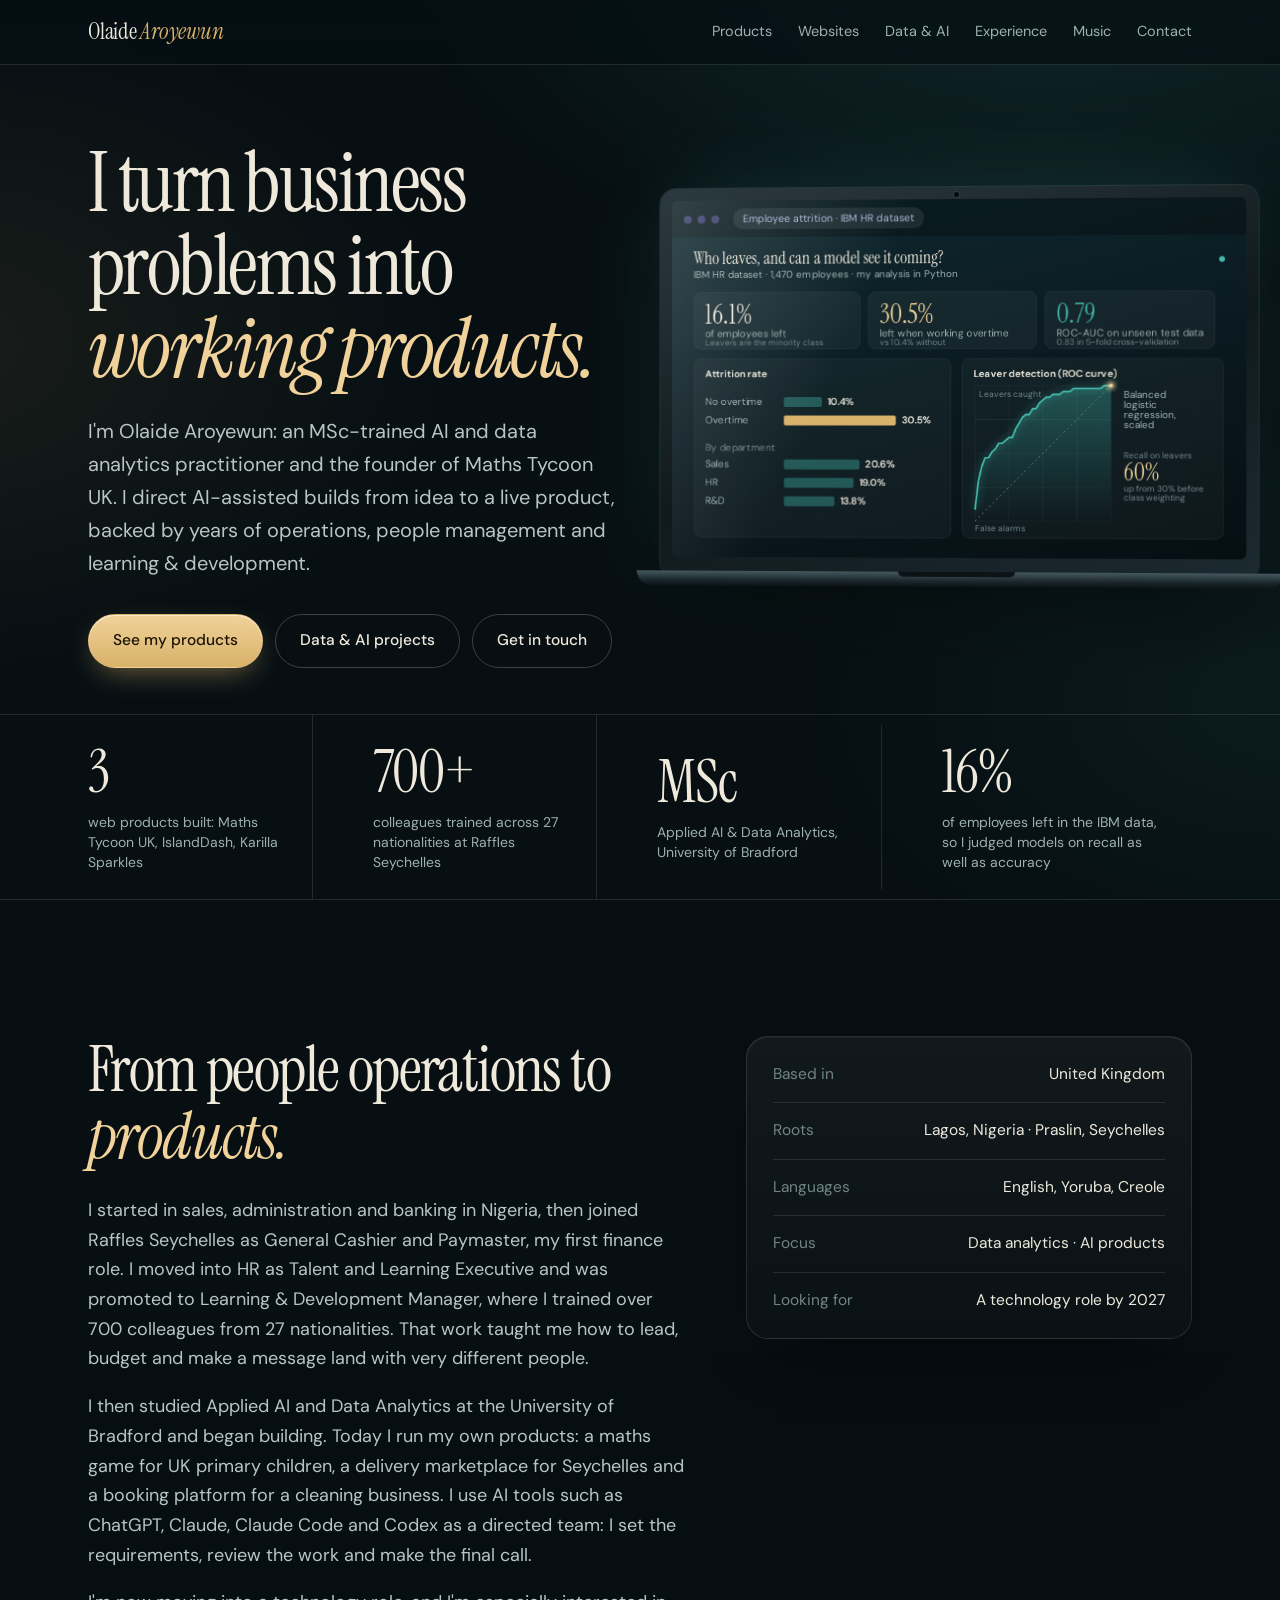
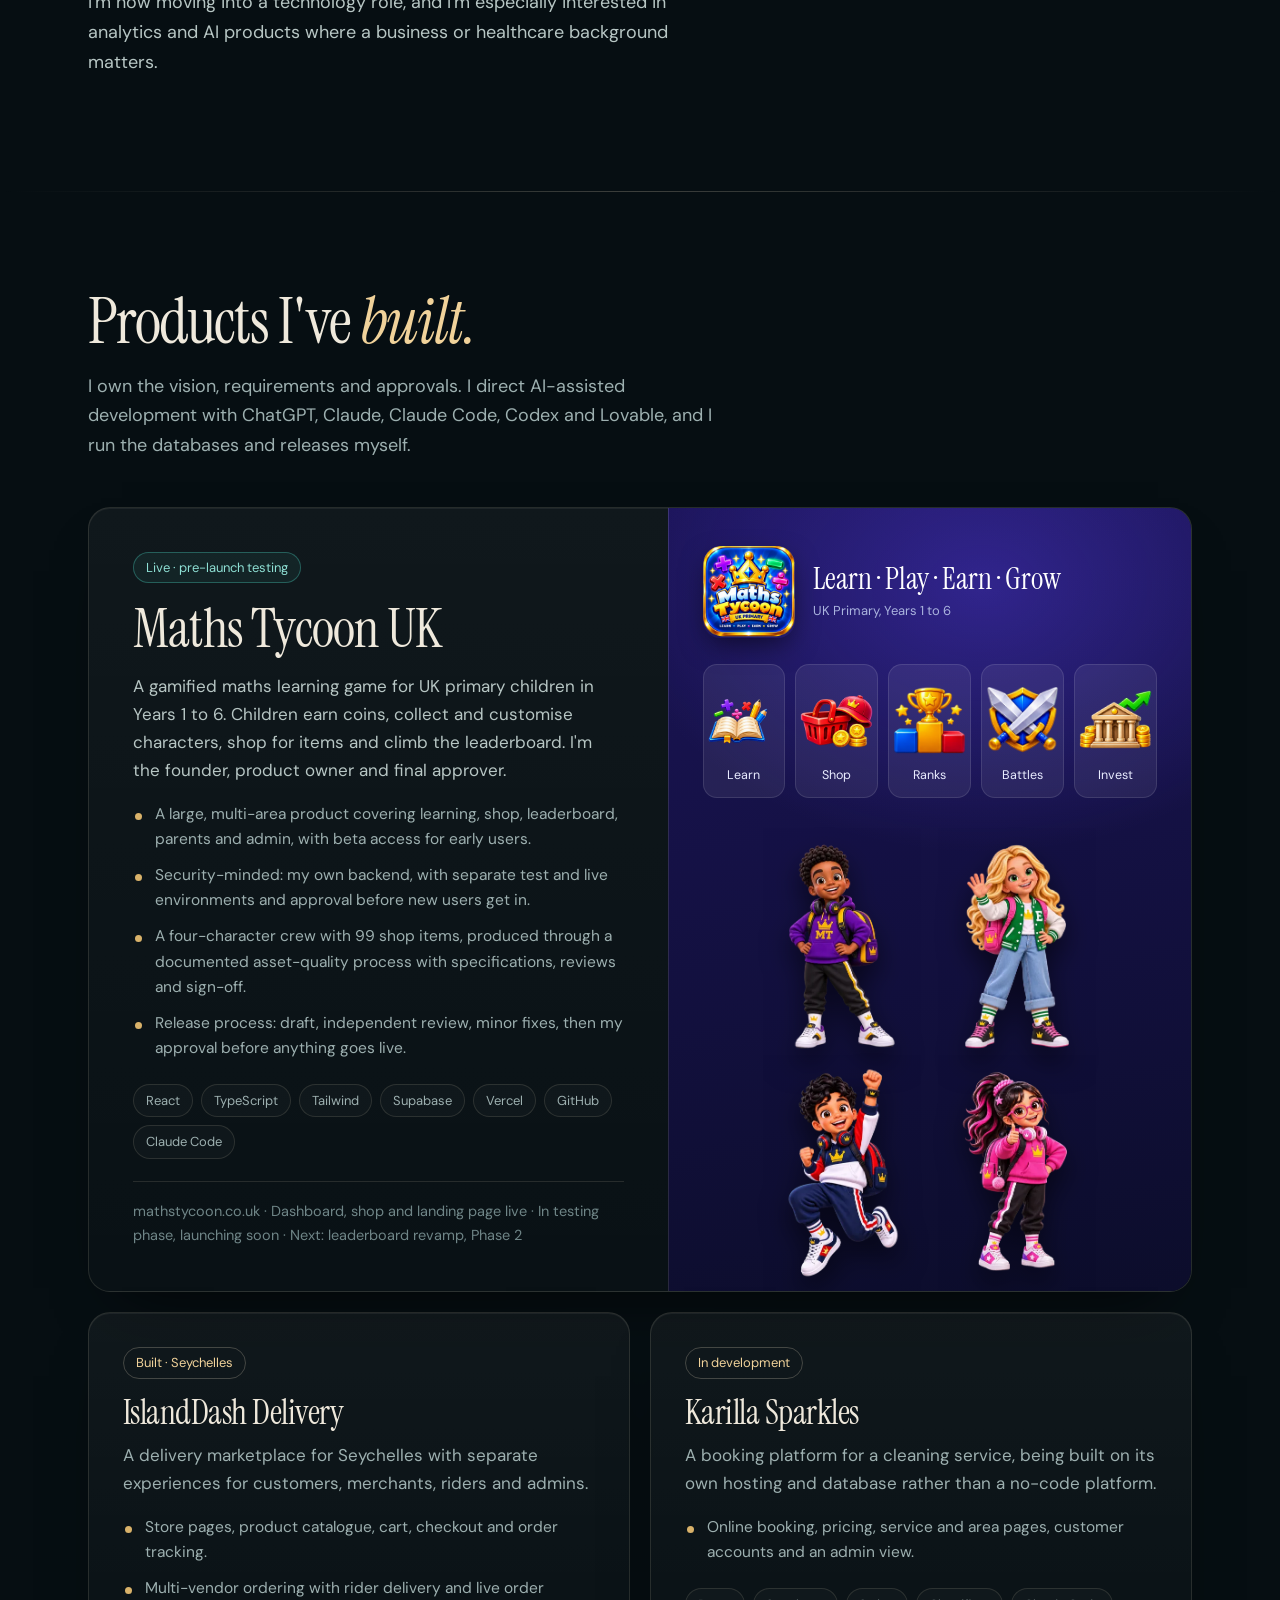
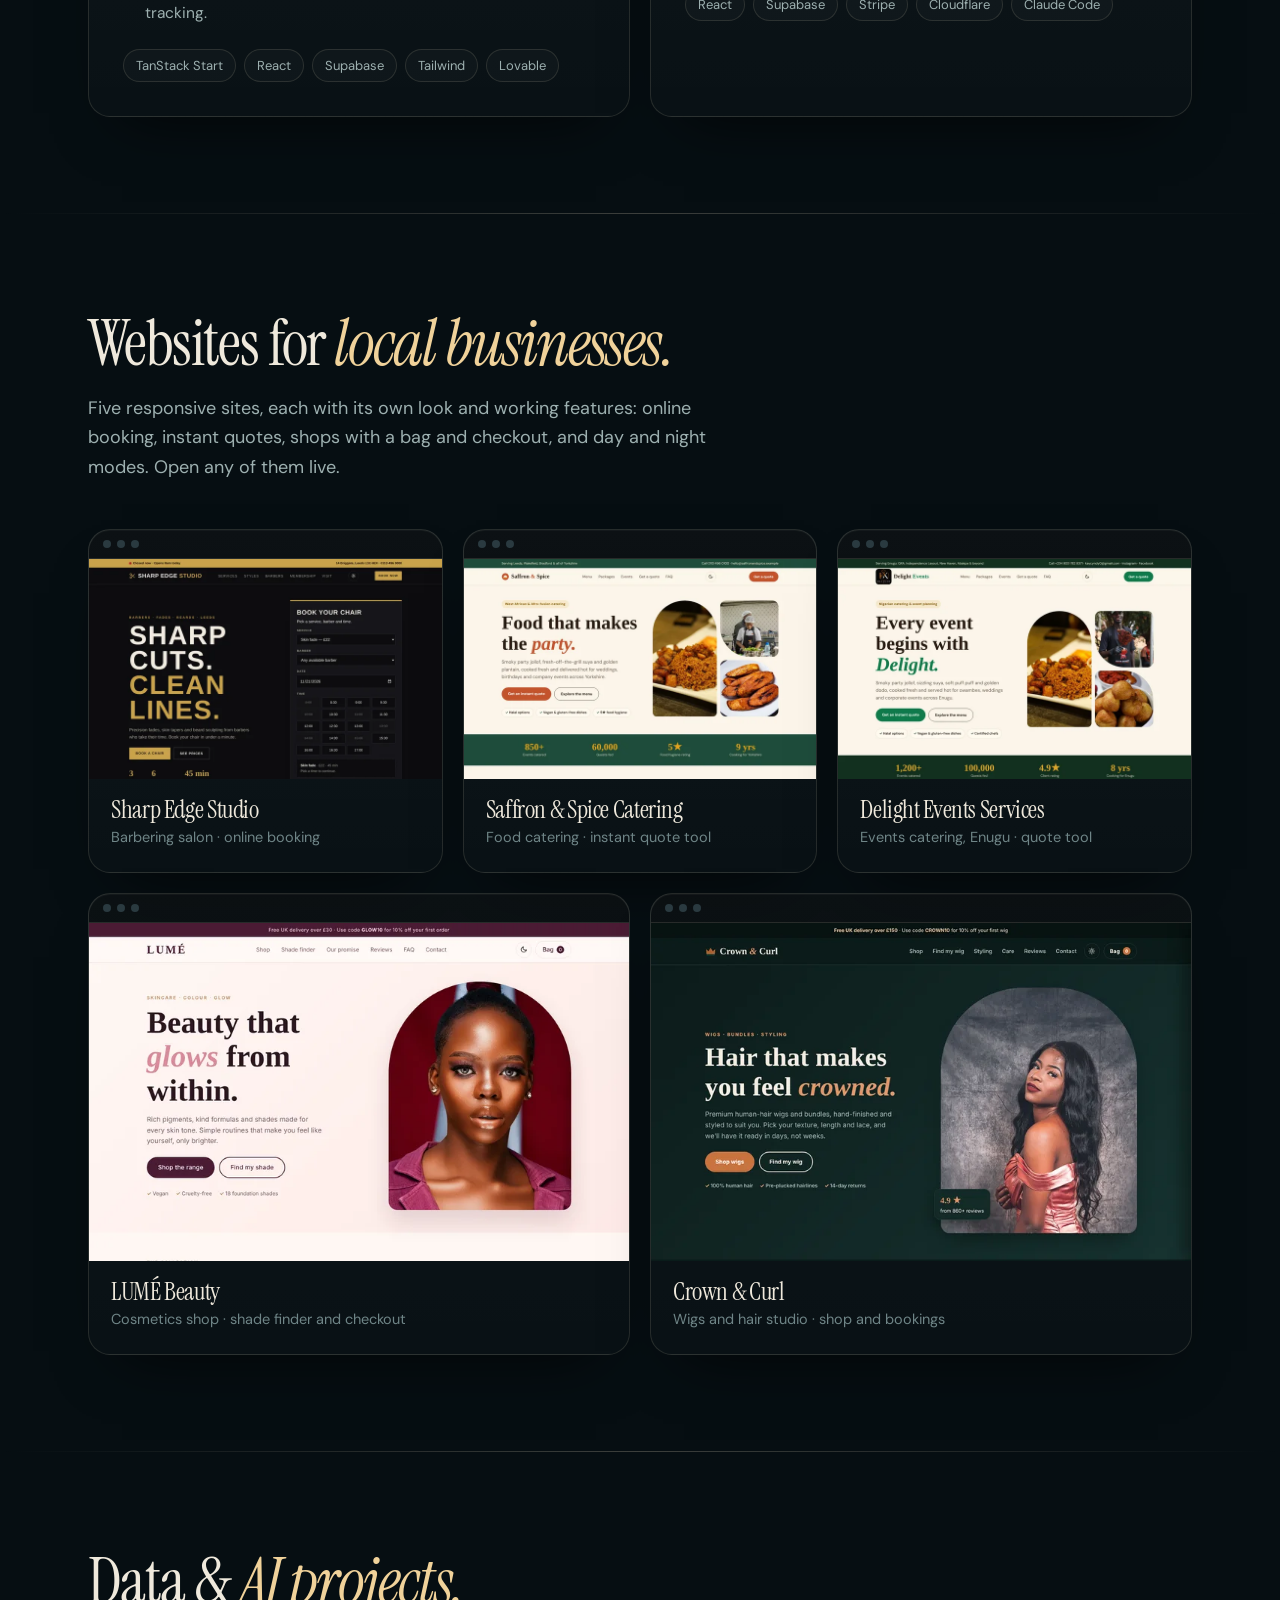
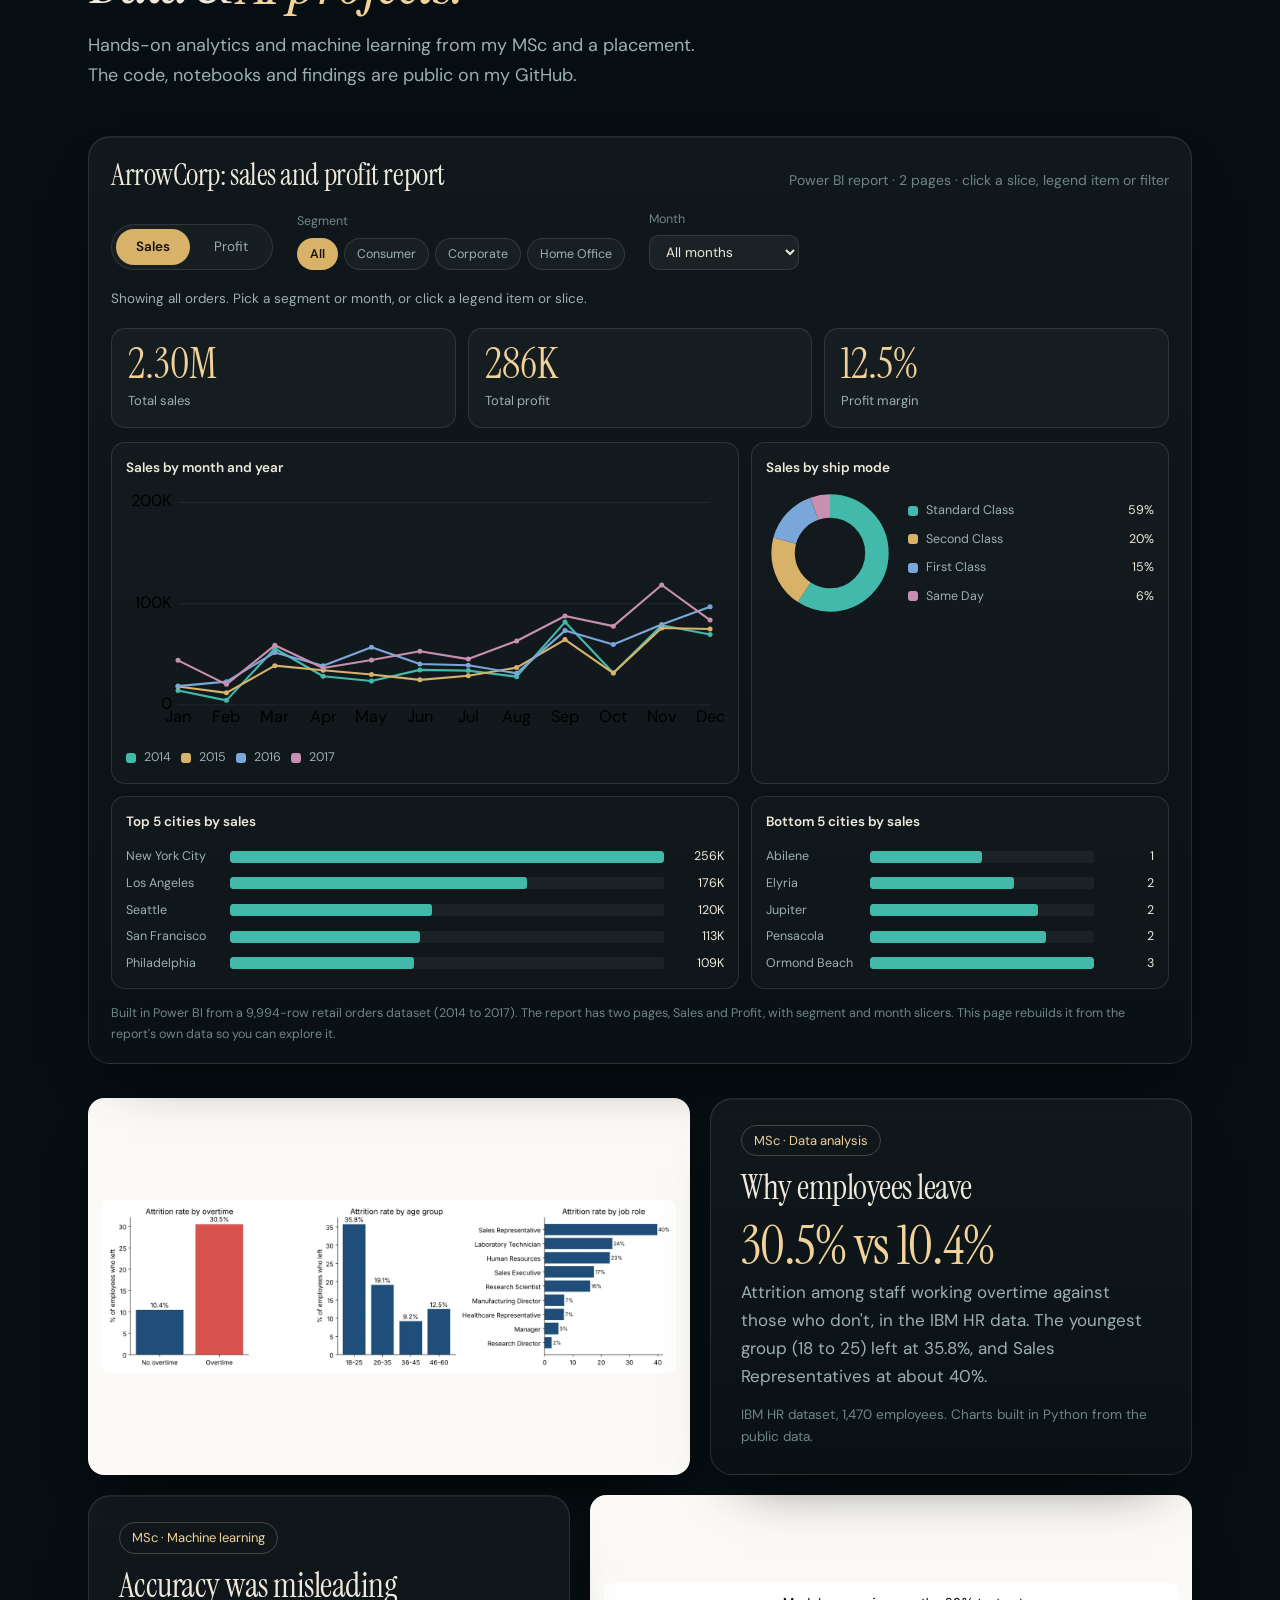
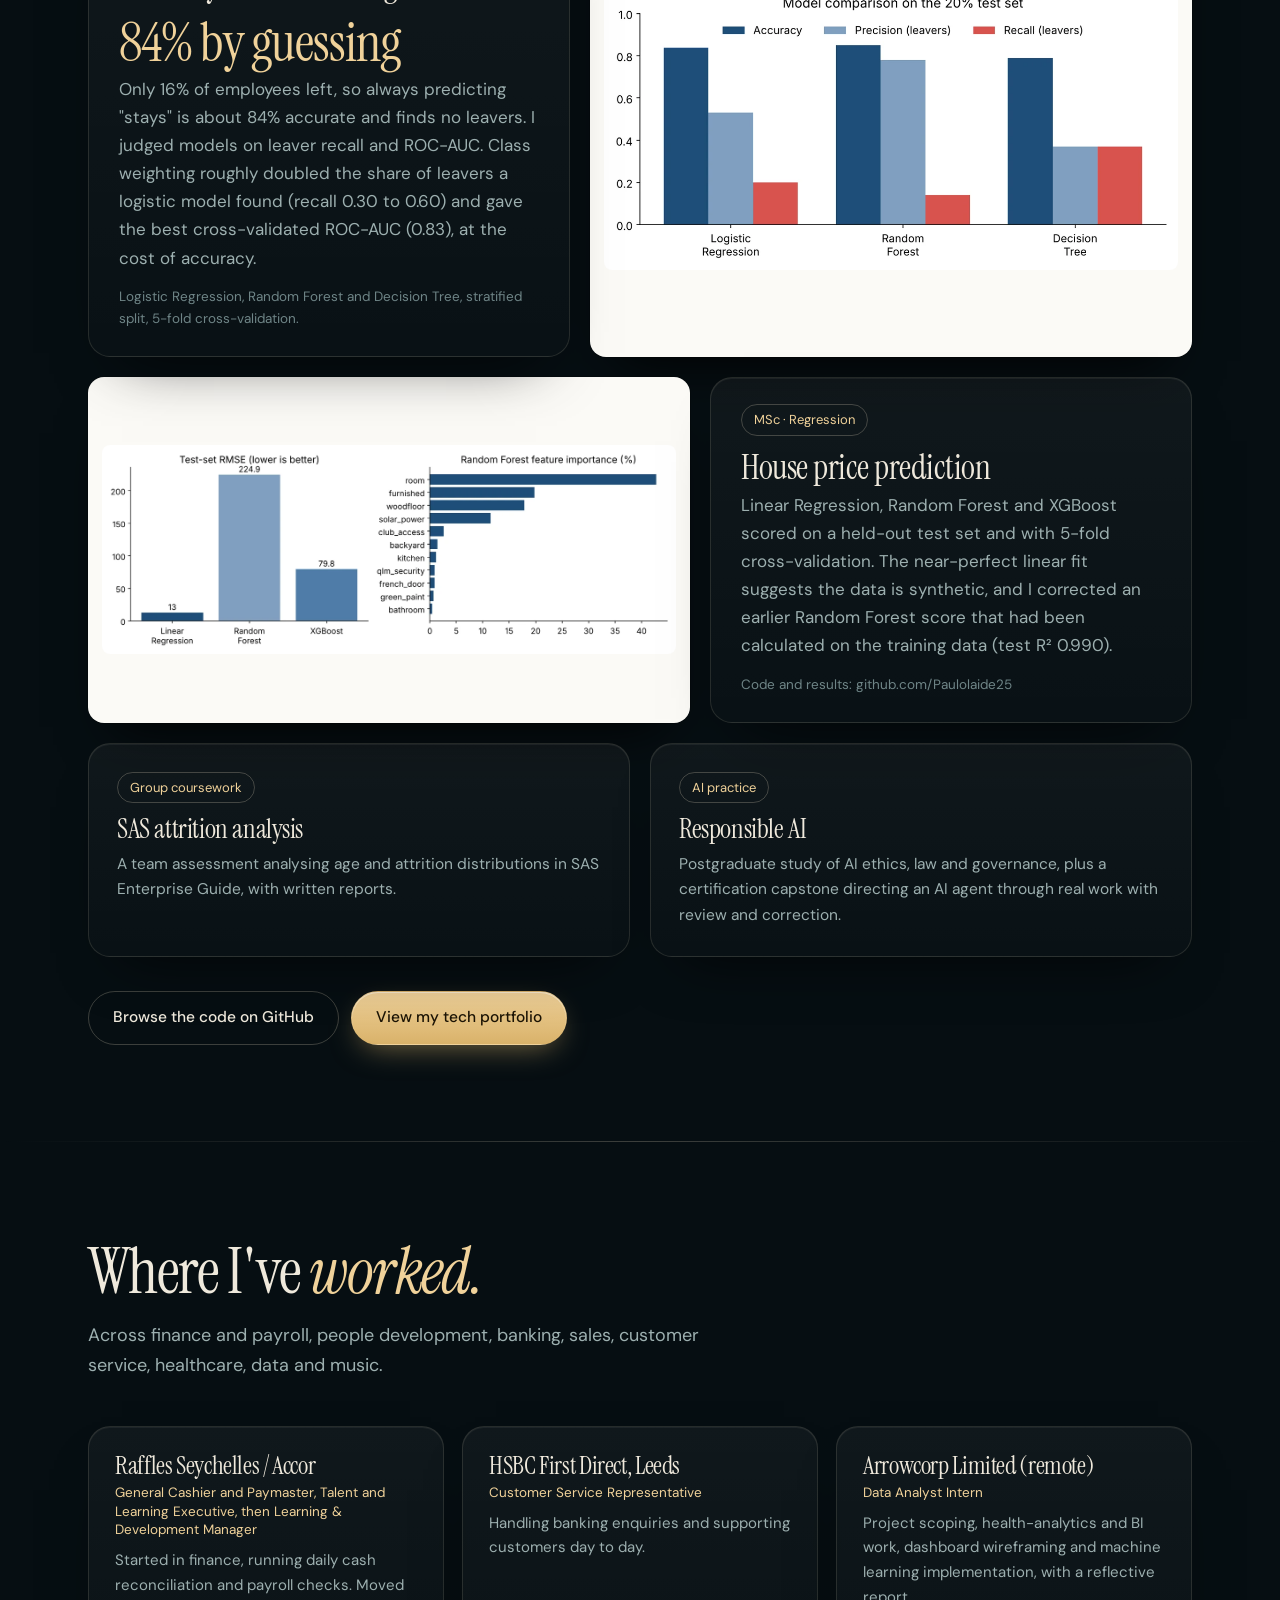
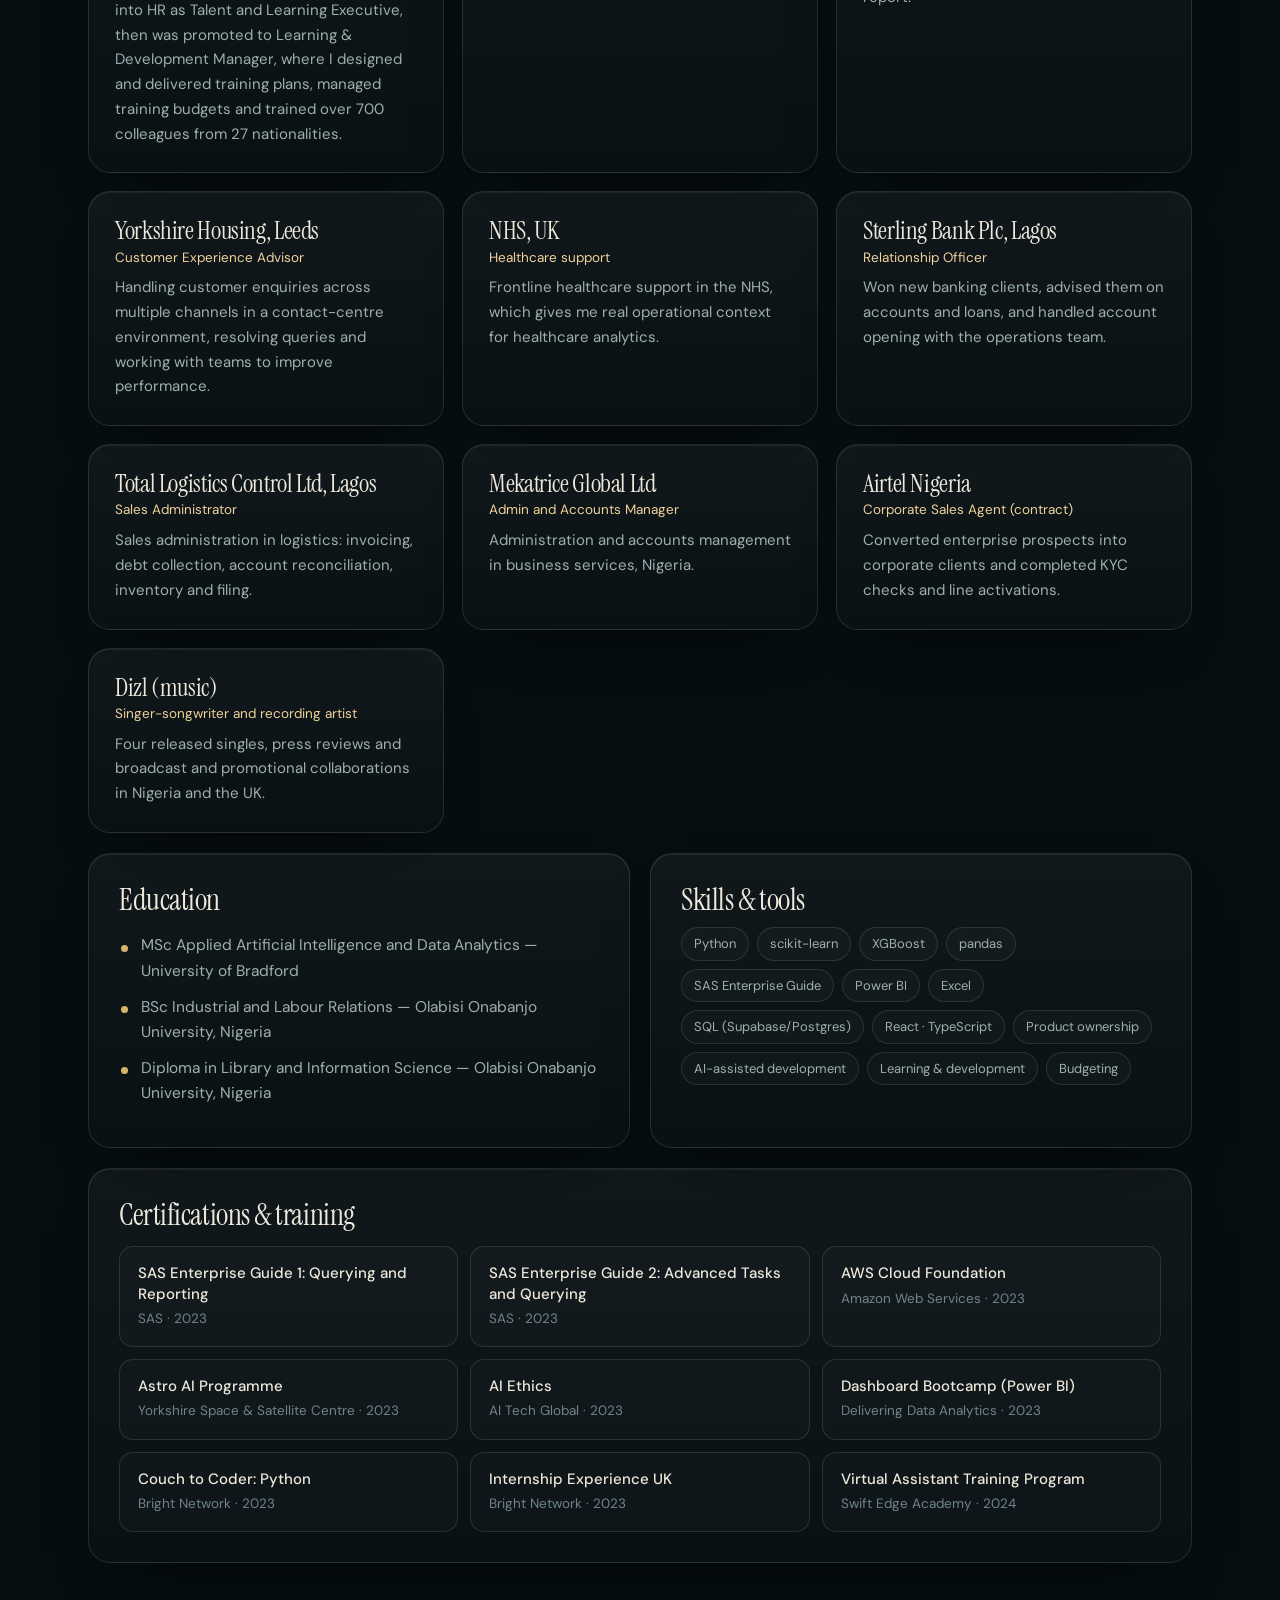
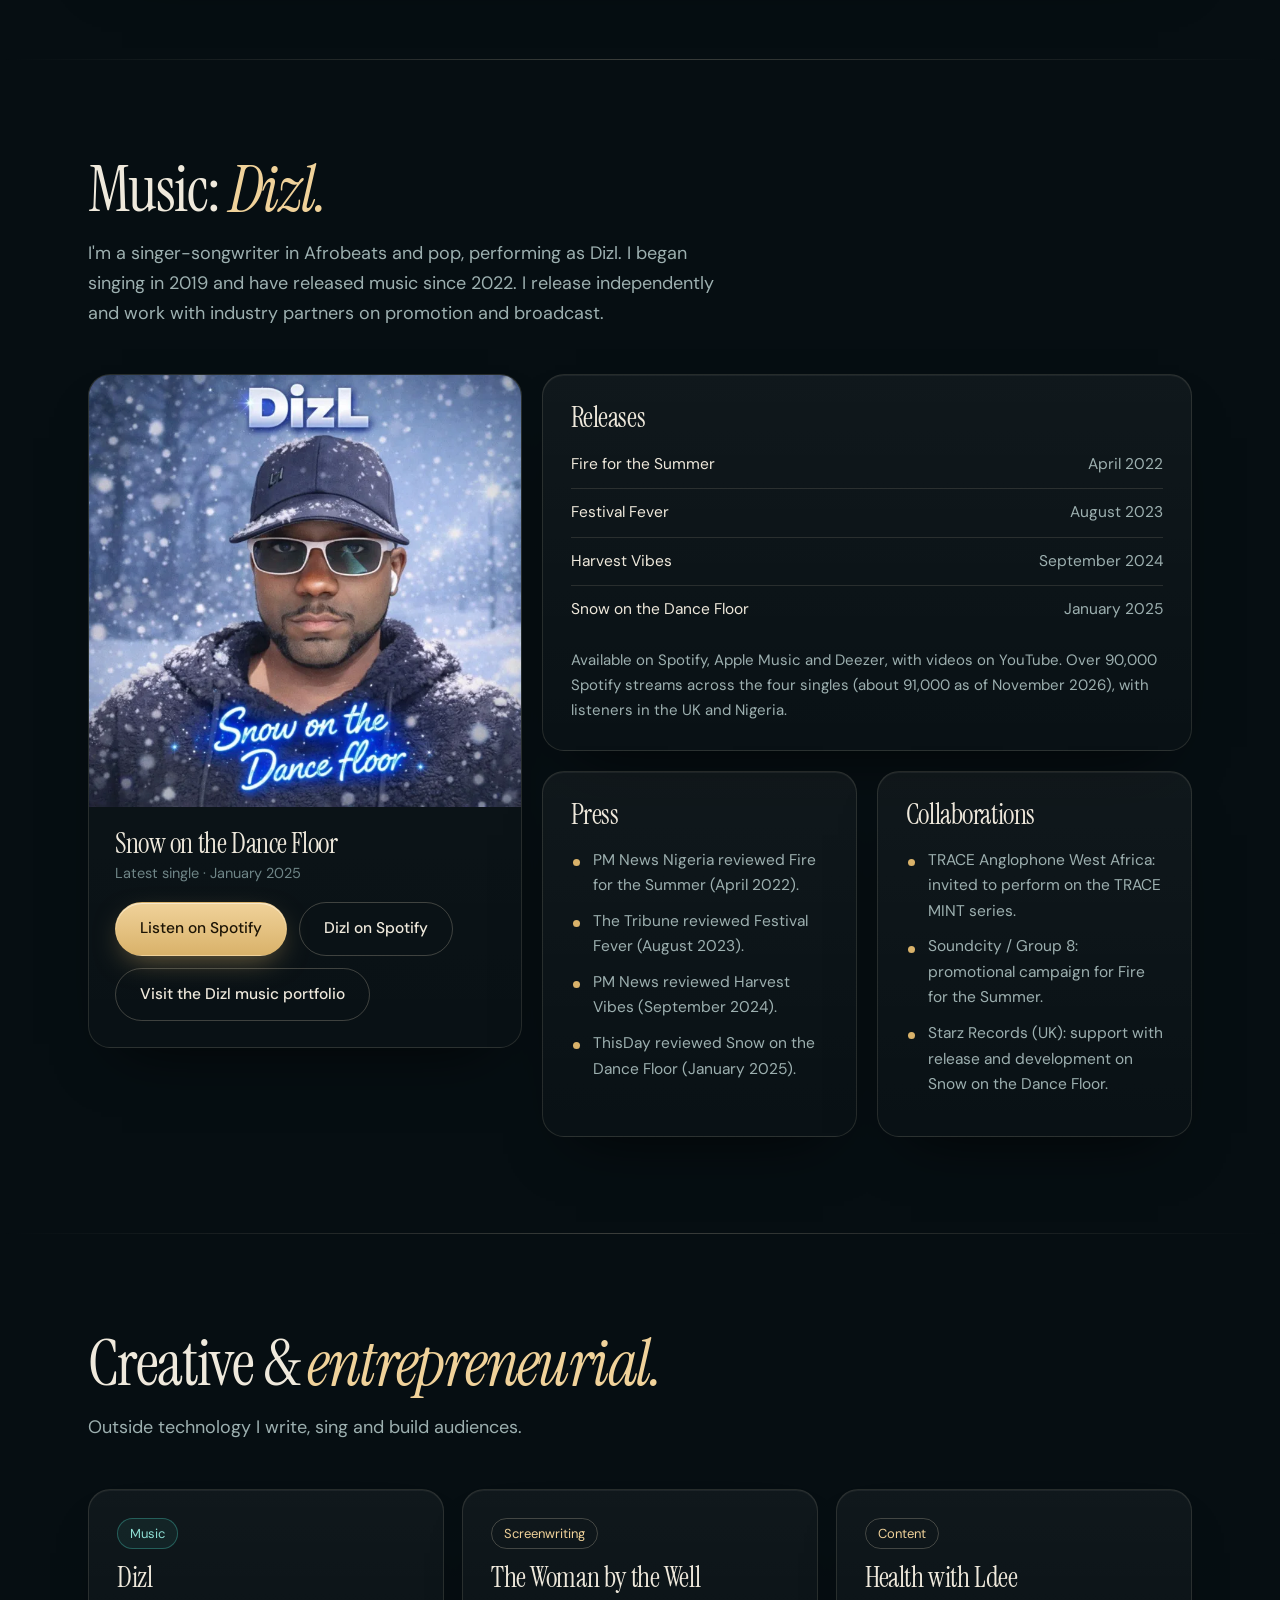
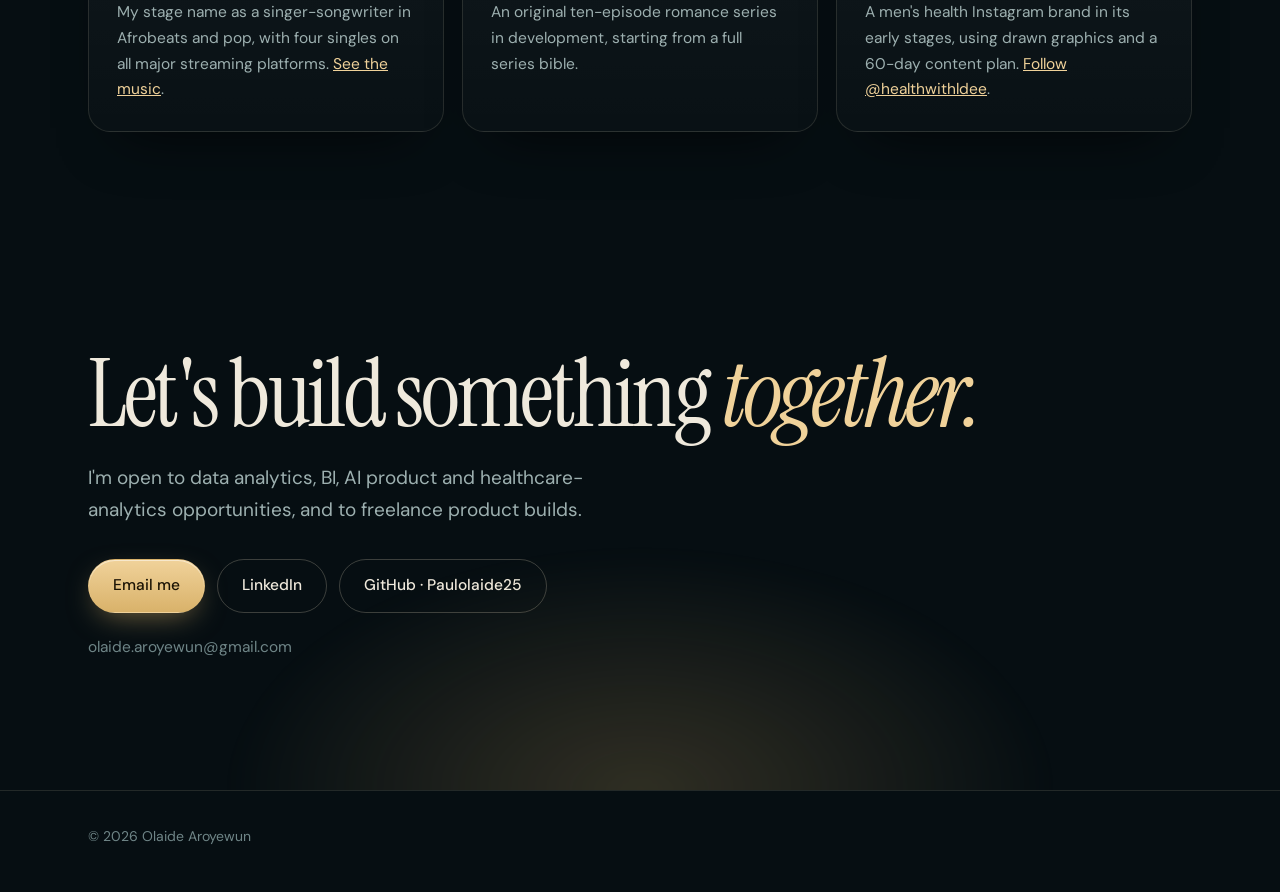
<file: index.html>
<!DOCTYPE html>
<html lang="en-GB">
<head>
<meta charset="utf-8">
<meta name="viewport" content="width=device-width, initial-scale=1">
<title>Olaide Aroyewun — Portfolio</title>
<meta name="description" content="Portfolio of Olaide Aroyewun: AI and data analytics MSc, founder of Maths Tycoon UK, and builder of AI-assisted web products.">
<meta name="theme-color" content="#060e12">
<link rel="preconnect" href="https://fonts.googleapis.com">
<script>document.documentElement.classList.add("js")</script>
<link rel="preconnect" href="https://fonts.gstatic.com" crossorigin>
<link href="https://fonts.googleapis.com/css2?family=Instrument+Serif:ital@0;1&family=DM+Sans:opsz,wght@9..40,400;9..40,500;9..40,600&display=swap" rel="stylesheet">
<style>
:root{
  --ink:#060e12; --deep:#0a171d; --panel:#0d1e25; --line:rgba(233,220,195,.13); --line2:rgba(233,220,195,.24);
  --pearl:#efe9dc; --mute:#9db0b0; --dim:#6f8587; --brass:#d9b26a; --brass2:#f0d29a; --lagoon:#43b9ab;
  --serif:'Instrument Serif',Georgia,'Times New Roman',serif; --sans:'DM Sans',system-ui,-apple-system,'Segoe UI',Roboto,sans-serif;
}
*{box-sizing:border-box;margin:0;padding:0}
html{scroll-behavior:smooth;background:var(--ink)}
body{background:var(--ink);color:var(--mute);font-family:var(--sans);font-size:17px;line-height:1.65;-webkit-font-smoothing:antialiased;overflow-x:hidden}
body:before{content:"";position:fixed;inset:0;z-index:0;pointer-events:none;background:
  radial-gradient(1100px 620px at 82% -8%,rgba(67,185,171,.16),transparent 60%),
  radial-gradient(900px 560px at -6% 38%,rgba(217,178,106,.09),transparent 62%),
  radial-gradient(800px 500px at 100% 78%,rgba(67,185,171,.07),transparent 60%)}
body:after{content:"";position:fixed;inset:-50%;z-index:1;pointer-events:none;opacity:.055;mix-blend-mode:overlay;background-image:url("data:image/svg+xml;utf8,<svg xmlns='http://www.w3.org/2000/svg' width='220' height='220'><filter id='n'><feTurbulence type='fractalNoise' baseFrequency='.9' numOctaves='2' stitchTiles='stitch'/><feColorMatrix values='0 0 0 0 1  0 0 0 0 1  0 0 0 0 1  0 0 0 .9 0'/></filter><rect width='100%' height='100%' filter='url(%23n)'/></svg>")}
main,header,footer{position:relative;z-index:2}
a{color:inherit}
img{max-width:100%;display:block}
.wrap{max-width:1160px;margin:0 auto;padding:0 28px}
:focus-visible{outline:2px solid var(--brass);outline-offset:3px;border-radius:6px}
h1,h2,h3{font-family:var(--serif);color:var(--pearl);font-weight:400;letter-spacing:-.015em;line-height:1.05}
em{font-style:italic;color:var(--brass2)}

/* nav */
header.nav{position:sticky;top:0;z-index:30;background:rgba(6,14,18,.72);backdrop-filter:blur(14px) saturate(1.3);-webkit-backdrop-filter:blur(14px) saturate(1.3);border-bottom:1px solid var(--line)}
.nav .wrap{display:flex;align-items:center;justify-content:space-between;height:64px}
.brand{font-family:var(--serif);font-size:23px;color:var(--pearl);text-decoration:none;letter-spacing:-.01em}
.brand i{color:var(--brass);font-style:italic}
.nav ul{display:flex;gap:26px;list-style:none;font-size:14.5px}
.nav ul a{text-decoration:none;color:var(--mute);transition:color .2s}
.nav ul a:hover{color:var(--pearl)}
@media(max-width:860px){.nav ul{display:none}}

/* hero */
.hero{padding:76px 0 40px}
.hero .wrap{display:grid;grid-template-columns:1.02fr 1fr;gap:34px;align-items:center}
.hero h1{font-size:clamp(46px,6.6vw,92px);line-height:.98;letter-spacing:-.03em}
.lede{margin-top:26px;font-size:clamp(17px,1.6vw,20px);max-width:540px;color:#b7c6c4}
.cta{display:flex;flex-wrap:wrap;gap:12px;margin-top:34px}
.btn{display:inline-flex;align-items:center;padding:13px 24px;border-radius:999px;font-weight:500;font-size:15.5px;text-decoration:none;border:1px solid var(--line2);color:var(--pearl);transition:transform .2s,border-color .2s,background .2s}
.btn:hover{transform:translateY(-2px);border-color:var(--brass)}
.btn.p{background:linear-gradient(180deg,var(--brass2),var(--brass));color:#1c1405;border-color:transparent;box-shadow:0 10px 30px -10px rgba(217,178,106,.6),inset 0 1px 0 rgba(255,255,255,.5)}
.btn.p:hover{border-color:transparent;filter:brightness(1.06)}
.hero .copy>*{opacity:0;transform:translateY(16px);animation:rise .9s cubic-bezier(.2,.7,.2,1) forwards}
.hero .copy>:nth-child(2){animation-delay:.12s}.hero .copy>:nth-child(3){animation-delay:.24s}
.stage{opacity:0;animation:rise 1.2s .3s cubic-bezier(.2,.7,.2,1) forwards}
@keyframes rise{to{opacity:1;transform:none}}

/* device stage */
.stage{position:relative;perspective:1600px;padding:20px 0 50px}
.rig{position:relative;transform-style:preserve-3d;transform:rotateY(calc(var(--ry,0) * 1deg)) rotateX(calc(var(--rx,0) * 1deg));transition:transform .25s ease-out}
.laptop{position:relative;width:100%}
.lid{position:relative;border-radius:16px 16px 6px 6px;padding:12px 12px 14px;background:linear-gradient(160deg,#2b3a40,#10191d 55%,#1b2a30);box-shadow:0 0 0 1px rgba(255,255,255,.1),0 40px 80px -20px rgba(0,0,0,.85),0 0 90px -20px rgba(67,185,171,.28)}
.lid:before{content:"";position:absolute;left:50%;top:5px;width:5px;height:5px;margin-left:-2.5px;border-radius:50%;background:#050a0c;box-shadow:0 0 0 1px #2c3b41}
.screen{position:relative;aspect-ratio:16/10;border-radius:6px;overflow:hidden;background:linear-gradient(165deg,#241a6b 0%,#14123f 48%,#0a0c26 100%);display:flex;flex-direction:column}
.screen:after{content:"";position:absolute;inset:0;pointer-events:none;background:linear-gradient(115deg,rgba(255,255,255,.16),rgba(255,255,255,0) 34%)}
.chrome{display:flex;align-items:center;gap:6px;padding:8px 12px;background:rgba(0,0,0,.28);font-size:10.5px;color:#a9b3d8}
.chrome i{width:8px;height:8px;border-radius:50%;background:#3a3f6e}.chrome span{margin-left:8px;padding:2px 10px;border-radius:99px;background:rgba(255,255,255,.08)}
.app{flex:1;display:grid;grid-template-columns:1fr 38%;gap:2%;padding:4% 4% 0;min-height:0}
.app .l{display:flex;flex-direction:column;min-height:0}
.app .t{display:flex;align-items:center;gap:10px}.app .t img{width:13%;min-width:34px;border-radius:12px}
.app .t b{font-family:var(--serif);font-weight:400;font-size:clamp(11px,1.45vw,19px);color:#fff;line-height:1.1;white-space:nowrap}.app .t small{display:block;font-family:var(--sans);font-size:clamp(8px,.9vw,10.5px);color:#a9b3d8;margin-top:3px}
.tl{display:grid;grid-template-columns:repeat(3,1fr);gap:7%;margin-top:6%;flex:1;min-height:0;padding-bottom:5%}
.tl div{border-radius:10px;background:rgba(255,255,255,.07);border:1px solid rgba(255,255,255,.1);display:flex;flex-direction:column;align-items:center;justify-content:center;padding:6%;font-size:clamp(7px,.85vw,10px);color:#e9ecff;text-align:center;min-height:0}
.tl img{height:58%;width:auto;margin-bottom:6%;object-fit:contain;min-height:0}
.app .r{display:flex;align-items:flex-end;justify-content:center;min-height:0}
.app .r img{height:100%;width:auto;max-height:100%;object-fit:contain;filter:drop-shadow(0 12px 14px rgba(0,0,0,.55))}
.base{position:relative;height:15px;margin:0 -4%;border-radius:0 0 18px 18px;background:linear-gradient(180deg,#46585f,#1b282d 60%,#0c1316);box-shadow:0 22px 40px -8px rgba(0,0,0,.8)}
.base:before{content:"";position:absolute;left:50%;top:0;width:18%;height:5px;margin-left:-9%;border-radius:0 0 8px 8px;background:#0b1316}
.phone{position:absolute;right:-3%;bottom:-2%;width:23%;transform:translateZ(60px);border-radius:26px;padding:6px;background:linear-gradient(150deg,#33444b,#0c1417);box-shadow:0 0 0 1px rgba(255,255,255,.12),0 30px 50px -12px rgba(0,0,0,.9),0 0 50px -14px rgba(217,178,106,.35)}
.phone .ps{aspect-ratio:9/19;border-radius:21px;overflow:hidden;background:linear-gradient(170deg,#2a1d7a,#0e0f33);display:flex;flex-direction:column;align-items:center;padding:12% 8% 6%;position:relative}
.phone .ps:before{content:"";position:absolute;top:2.6%;left:50%;width:30%;height:2.6%;margin-left:-15%;border-radius:99px;background:#04070a}
.phone .ps img.lg{width:46%;border-radius:12px;margin-top:6%}
.phone .ps .pt{font-family:var(--serif);font-size:clamp(10px,1.3vw,15px);color:#fff;margin-top:6%;text-align:center;line-height:1.1}
.phone .ps .pl{display:flex;gap:6%;width:100%;margin-top:7%}.phone .ps .pl div{flex:1;border-radius:9px;background:rgba(255,255,255,.08);padding:8% 0;display:flex;justify-content:center}.phone .ps .pl img{height:clamp(18px,2.4vw,34px);width:auto}
.phone .ps img.ch{margin-top:auto;height:44%;width:auto;filter:drop-shadow(0 8px 8px rgba(0,0,0,.5))}
.cast{position:absolute;left:8%;right:8%;bottom:6px;height:46px;border-radius:50%;background:radial-gradient(ellipse at center,rgba(0,0,0,.7),transparent 70%);filter:blur(14px);z-index:-1}
@media(min-width:941px){.hero .wrap{grid-template-columns:1fr 1fr}.stage{margin:0 -64px 0 0;padding:6px 0 40px}}
@media(max-width:940px){.hero .wrap{grid-template-columns:1fr}.stage{max-width:620px;margin:0 auto;width:100%;padding-right:14px}}


/* hero dashboard */
.screen.dsc{background:linear-gradient(165deg,#0f2a30 0%,#0a1a20 52%,#060e12 100%)}
.dash{flex:1;width:100%;min-height:0;display:block}
.dash .tx{font-family:var(--sans);font-size:14px}.dash .tx.s{font-size:12px}.dash .serif{font-family:var(--serif)}
.dash .bar{transform-box:fill-box;transform-origin:left;transform:scaleX(0);animation:grow .9s var(--d) cubic-bezier(.2,.7,.2,1) forwards}
@keyframes grow{to{transform:scaleX(1)}}
.dash .fade{opacity:0;animation:fin .7s var(--d) ease-out forwards}
@keyframes fin{to{opacity:1}}
.dash .roc{stroke-dasharray:1;stroke-dashoffset:1;animation:draw 1.9s .45s cubic-bezier(.4,.1,.2,1) forwards;filter:drop-shadow(0 0 6px rgba(67,185,171,.7))}
@keyframes draw{to{stroke-dashoffset:0}}
.dash .pulse{animation:pls 2s 1s ease-in-out infinite}
@keyframes pls{50%{opacity:.25}}



/* power bi exhibit */
.pbi{margin-bottom:34px;padding:22px 22px 18px}
.pbi-h{display:flex;flex-wrap:wrap;gap:10px 18px;align-items:baseline;justify-content:space-between;margin-bottom:16px}
.pbi-h h3{font-size:clamp(22px,2.6vw,30px);margin:0}
.pbi-h p{font-size:14px;color:var(--dim);margin:0}
.pbi-f{display:flex;align-items:center;gap:8px;flex-wrap:wrap;min-height:30px;margin-bottom:14px;font-size:13.5px;color:var(--mute)}
.pbi-f button{font:inherit;color:var(--pearl);background:rgba(217,178,106,.14);border:1px solid rgba(217,178,106,.4);border-radius:99px;padding:4px 12px;cursor:pointer}
.pbi-f button:hover{background:rgba(217,178,106,.26)}
.pbi-k{display:grid;grid-template-columns:repeat(3,minmax(0,1fr));gap:12px;margin-bottom:14px}
.pbi-k div{border:1px solid var(--line);border-radius:14px;padding:14px 16px;background:rgba(255,255,255,.03)}
.pbi-k b{display:block;font-family:var(--serif);font-weight:400;font-size:clamp(28px,3.4vw,42px);line-height:1;color:var(--brass2)}
.pbi-k span{font-size:13px;color:var(--mute)}
.pbi-g{display:grid;grid-template-columns:repeat(3,1fr);gap:12px}
.pv{border:1px solid var(--line);border-radius:14px;padding:14px 14px 12px;background:rgba(255,255,255,.025);min-width:0}
.pv h4{font-family:var(--sans);font-size:13.5px;font-weight:600;color:var(--pearl);margin:0 0 10px}
.br{display:grid;grid-template-columns:96px 1fr 52px;gap:8px;align-items:center;width:100%;padding:3px 0;background:none;border:0;color:var(--mute);font:inherit;font-size:12.5px;cursor:pointer;text-align:left}
.br:hover .tr i{filter:brightness(1.25)}
.br .tr{height:12px;border-radius:3px;background:rgba(255,255,255,.05);overflow:hidden}
.br .tr i{display:block;height:100%;border-radius:3px;background:var(--lagoon);transition:width .5s cubic-bezier(.2,.7,.2,1),opacity .25s}
.br em{font-style:normal;color:var(--pearl);text-align:right;font-variant-numeric:tabular-nums}
.br.dim .tr i{opacity:.28}.br.on .tr i{background:var(--brass)}.br span{overflow:hidden;text-overflow:ellipsis;white-space:nowrap}
.dn{display:flex;align-items:center;gap:14px;flex-wrap:wrap}
.dn svg{width:128px;height:128px;flex:none;transform:rotate(-90deg)}
.dn circle{fill:none;stroke-width:22;cursor:pointer;transition:opacity .25s,stroke-dasharray .5s}
.dn .lg{display:flex;flex-direction:column;gap:2px;flex:1;min-width:110px}
.lgb{display:flex;align-items:center;gap:8px;background:none;border:0;color:var(--mute);font:inherit;font-size:12.5px;cursor:pointer;text-align:left;padding:3px 0}
.lgb i{width:10px;height:10px;border-radius:3px;flex:none}.lgb.dim{opacity:.4}.lgb em{font-style:normal;color:var(--pearl);margin-left:auto}
.cl{display:flex;align-items:flex-end;gap:3px;height:118px}
.cl button{flex:1;min-width:0;height:100%;display:flex;align-items:flex-end;background:none;border:0;padding:0;cursor:pointer}
.cl button i{display:block;width:100%;border-radius:3px 3px 0 0;background:var(--lagoon);transition:height .5s cubic-bezier(.2,.7,.2,1),opacity .25s}
.cl button.dim i{opacity:.28}.cl button.on i{background:var(--brass)}
.cx{display:flex;justify-content:space-between;font-size:11px;color:var(--dim);margin-top:6px}
.tb{width:100%;border-collapse:collapse;font-size:12.5px}.tb td{padding:4px 0;border-bottom:1px solid var(--line);color:var(--mute)}.tb td:last-child{text-align:right;color:var(--pearl);font-variant-numeric:tabular-nums}
.pbi-n{margin-top:14px;font-size:12.5px;color:var(--dim)}
@media(max-width:900px){.pbi-k div{padding:12px 12px}.pbi-g{grid-template-columns:1fr}.pbi-k b{font-size:28px}}


/* slicers */
.pbi-s{display:grid;grid-template-columns:1.25fr 1.25fr 1fr;gap:14px 22px;margin-bottom:16px;padding:14px 16px;border:1px solid var(--edge,var(--line));border-radius:14px;background:rgba(255,255,255,.03)}
.pbi-s .sg{min-width:0}.pbi-s .sl{display:block;font-size:12.5px;color:var(--dim);margin-bottom:8px}.pbi-s .sl b{font-weight:500;color:var(--txt,var(--pearl));margin-left:6px}
.chs{display:flex;flex-wrap:wrap;gap:6px}
.chip-s{font:inherit;font-size:12.5px;padding:5px 12px;border-radius:99px;cursor:pointer;color:var(--mut,var(--mute));background:rgba(255,255,255,.04);border:1px solid var(--edge,var(--line));transition:background .2s,border-color .2s,color .2s,transform .15s}
.chip-s:hover{border-color:rgba(255,255,255,.3);color:var(--txt,var(--pearl))}.chip-s:active{transform:scale(.96)}
.chip-s.on{color:#1c1405;font-weight:600;background:var(--gold,var(--brass));border-color:transparent}
.rng{position:relative;height:28px;margin-top:2px}
.rng .rt{position:absolute;left:0;right:0;top:12px;height:4px;border-radius:4px;background:rgba(255,255,255,.1)}
.rng .rt i{position:absolute;top:0;bottom:0;border-radius:4px;background:var(--gold,var(--brass));transition:left .15s,width .15s}
.rng input{position:absolute;left:0;top:0;width:100%;height:28px;margin:0;background:none;pointer-events:none;-webkit-appearance:none;appearance:none}
.rng input::-webkit-slider-runnable-track{background:none;height:28px}.rng input::-moz-range-track{background:none}
.rng input::-webkit-slider-thumb{-webkit-appearance:none;pointer-events:auto;width:20px;height:20px;margin-top:4px;border-radius:50%;background:var(--txt,var(--pearl));border:3px solid var(--gold,var(--brass));cursor:grab;box-shadow:0 2px 10px rgba(0,0,0,.5)}
.rng input::-moz-range-thumb{pointer-events:auto;width:14px;height:14px;border-radius:50%;background:var(--txt,var(--pearl));border:3px solid var(--gold,var(--brass));cursor:grab}
.rng input:focus-visible::-webkit-slider-thumb{outline:2px solid var(--cyan,var(--lagoon));outline-offset:2px}
.dn circle{transition:stroke-dasharray .55s cubic-bezier(.2,.7,.2,1),stroke-dashoffset .55s cubic-bezier(.2,.7,.2,1),opacity .25s}
.cl button i{transition:height .55s cubic-bezier(.2,.7,.2,1),opacity .25s}
.br .tr i{transition:width .55s cubic-bezier(.2,.7,.2,1),opacity .25s}
@media(max-width:900px){.pbi-s{grid-template-columns:1fr}}

/* arrowcorp report */
.az .az-bar{display:flex;flex-wrap:wrap;gap:12px 24px;align-items:flex-end;margin-bottom:14px}
.az-tabs{display:flex;gap:4px;padding:4px;border:1px solid var(--edge,var(--line));border-radius:99px;background:rgba(255,255,255,.03)}
.az-tabs button{font:inherit;font-size:13.5px;padding:7px 20px;border-radius:99px;border:0;background:none;color:var(--mut,var(--mute));cursor:pointer;transition:background .2s,color .2s}
.az-tabs button.on{background:var(--gold,var(--brass));color:#1c1405;font-weight:600}
.az-sl{min-width:0}.az-sl .sl{display:block;font-size:12.5px;color:var(--dim);margin-bottom:6px}
.az-sel{font:inherit;font-size:13.5px;padding:7px 12px;border-radius:10px;border:1px solid var(--edge,var(--line));background:rgba(255,255,255,.05);color:var(--txt,var(--pearl));min-width:150px}
.az-sel option{background:#10161c;color:#fff}
.az-g{display:grid;grid-template-columns:1.5fr 1fr;gap:12px}.az-g .pv{min-width:0}
.az-g .az-w{grid-column:1}
.az-line svg{width:100%;height:auto;display:block}.az-line .ax{font-size:11px;fill:var(--dim,#6f8587);font-family:inherit}
.az-ln{stroke-dasharray:1;stroke-dashoffset:0}
.az-ln.go{stroke-dashoffset:1;animation:azdraw 1s cubic-bezier(.4,.1,.2,1) forwards}
@keyframes azdraw{to{stroke-dashoffset:0}}
.az-lg{display:flex;gap:10px;flex-wrap:wrap;margin-top:6px}
.az-empty{font-size:13px;color:var(--dim)}
.az .br{cursor:default}.az .br .tr i{transition:width .6s cubic-bezier(.2,.7,.2,1)}
.az .dn circle{transition:stroke-dasharray .55s cubic-bezier(.2,.7,.2,1),stroke-dashoffset .55s cubic-bezier(.2,.7,.2,1),opacity .25s}
@media(max-width:900px){.az-g{grid-template-columns:1fr}}

/* proof */
.proof{margin-top:46px;border-top:1px solid var(--line);border-bottom:1px solid var(--line)}
.proof .wrap{display:grid;grid-template-columns:repeat(4,1fr)}
.pf{padding:28px 26px 26px 0;border-right:1px solid var(--line);margin-right:26px}
.pf:last-child{border:0;margin:0}
.pf b{display:block;font-family:var(--serif);font-weight:400;font-size:clamp(38px,4.6vw,60px);line-height:1;color:var(--pearl);letter-spacing:-.02em}
.pf span{display:block;margin-top:10px;font-size:14px;color:var(--mute);max-width:230px;line-height:1.45}
@media(max-width:860px){.proof .wrap{grid-template-columns:1fr 1fr}.pf{border-right:0;margin:0;padding:22px 14px 20px 0}.pf:nth-child(-n+2){border-bottom:1px solid var(--line)}}

/* sections */
section{padding:96px 0;position:relative}
.sh{max-width:780px;margin-bottom:46px}
.sh h2{font-size:clamp(38px,5vw,64px);letter-spacing:-.025em}
.sh p{margin-top:16px;font-size:18px;max-width:640px}
.rule{height:1px;background:linear-gradient(90deg,transparent,var(--line2),transparent)}

/* surfaces */
.surf{position:relative;border-radius:22px;background:linear-gradient(180deg,rgba(255,255,255,.045),rgba(255,255,255,.015));border:1px solid var(--line);box-shadow:0 30px 60px -34px rgba(0,0,0,.8),inset 0 1px 0 rgba(255,255,255,.06);overflow:hidden;transition:border-color .3s}
.surf:before{content:"";position:absolute;inset:0;pointer-events:none;opacity:0;transition:opacity .35s;background:radial-gradient(380px circle at var(--mx,50%) var(--my,0%),rgba(217,178,106,.13),transparent 62%)}
.surf:hover{border-color:var(--line2)}.surf:hover:before{opacity:1}
.surf>*{position:relative}

/* about */
.about{display:grid;grid-template-columns:1.35fr 1fr;gap:56px;align-items:start}
.about p{color:#b7c6c4;margin-bottom:18px;font-size:18px}
.glance{padding:10px 26px}
.kv{display:flex;justify-content:space-between;gap:16px;padding:15px 0;border-bottom:1px solid var(--line);font-size:15.5px}
.kv:last-child{border:0}.kv span:first-child{color:var(--dim)}.kv span:last-child{color:var(--pearl);text-align:right}
@media(max-width:860px){.about{grid-template-columns:1fr;gap:28px}}

/* products */
.tag{display:inline-block;font-size:13px;padding:4px 12px;border-radius:99px;border:1px solid var(--line2);color:var(--brass2)}
.tag.lg{color:#8fe0d4;border-color:rgba(67,185,171,.4);background:rgba(67,185,171,.08)}
.feat{display:grid;grid-template-columns:1.05fr .95fr}
.feat .tx{padding:44px}
.feat h3{font-size:clamp(36px,4.2vw,56px);margin:18px 0 14px}
.feat p{color:#b7c6c4}
ul.pts{list-style:none;margin:18px 0 0}ul.pts li{position:relative;padding-left:22px;margin:10px 0;font-size:15.5px;color:var(--mute)}
ul.pts li:before{content:"";position:absolute;left:2px;top:.72em;width:7px;height:7px;border-radius:50%;background:var(--brass)}
.chips{display:flex;flex-wrap:wrap;gap:8px;margin-top:22px}
.chip{font-size:13px;padding:5px 12px;border:1px solid var(--line);border-radius:99px;color:var(--mute);background:rgba(255,255,255,.025)}
.feat .vis{position:relative;display:flex;flex-direction:column;justify-content:space-between;gap:26px;padding:38px 34px 0;background:radial-gradient(520px 380px at 60% 10%,rgba(95,70,255,.34),transparent 70%),linear-gradient(170deg,#1b1458,#0c0d2b);border-left:1px solid var(--line)}
.vis .row{display:grid;grid-template-columns:repeat(5,1fr);gap:10px}
.vis .row div{border-radius:14px;background:rgba(255,255,255,.07);border:1px solid rgba(255,255,255,.11);padding:16px 4px 12px;text-align:center;font-size:12.5px;color:#e9ecff}
.vis .row img{height:78px;width:auto;margin:0 auto 6px;object-fit:contain}
.vis .lg{display:flex;align-items:center;gap:18px;margin:0}.vis .lg img{width:92px;border-radius:17px;box-shadow:0 10px 28px -6px rgba(0,0,0,.6)}
.vis .lg b{font-family:var(--serif);font-weight:400;font-size:30px;color:#fff;line-height:1.1}.vis .lg small{display:block;color:#aab3de;font-size:13px;margin-top:3px}
.crew{display:flex;justify-content:center;align-items:flex-end;margin-top:auto}
.crew img{width:28%;margin:0 -2.5%;filter:drop-shadow(0 14px 14px rgba(0,0,0,.55))}
.crew img:nth-child(2n){margin-bottom:-4px}
@media(min-width:941px){.crew{display:grid;grid-template-columns:1fr 1fr;gap:0 4%;align-items:end;padding:0 4%}.crew img{width:100%;max-width:158px;margin:0;justify-self:center}.crew img:nth-child(odd){justify-self:end}.crew img:nth-child(even){justify-self:start;margin-bottom:0}.crew img:nth-child(n+3){margin-top:-10px}}
.stat{margin-top:22px;padding-top:18px;border-top:1px solid var(--line);font-size:14.5px;color:var(--dim)}
.duo{display:grid;grid-template-columns:1fr 1fr;gap:20px;margin-top:20px}
.duo .surf{padding:34px}
.duo h3{font-size:34px;margin:16px 0 10px}
@media(max-width:940px){.feat{grid-template-columns:1fr}.feat .vis{border-left:0;border-top:1px solid var(--line)}.duo{grid-template-columns:1fr}.feat .tx{padding:30px}}

/* websites */
.sites{display:grid;grid-template-columns:repeat(6,1fr);gap:20px}
.site{grid-column:span 2;text-decoration:none;display:block;padding:0}
.site:nth-child(n+4){grid-column:span 3}
.site .br{display:flex;align-items:center;gap:6px;padding:10px 14px;background:rgba(0,0,0,.3);border-bottom:1px solid var(--line)}
.site .br i{width:8px;height:8px;border-radius:50%;background:#2a3a40}
.site .shot{overflow:hidden;background:#000}
.site img{width:100%;aspect-ratio:16/10;object-fit:cover;transition:transform .8s cubic-bezier(.2,.7,.2,1)}
.site:hover img{transform:scale(1.05)}
.site .t{padding:18px 22px 22px}.site h3{font-size:25px}.site p{font-size:14.5px;color:var(--dim);margin-top:3px}
@media(max-width:860px){.sites{grid-template-columns:1fr 1fr}.site,.site:nth-child(n+4){grid-column:span 1}.site:last-child{grid-column:span 2}}
@media(max-width:560px){.sites{grid-template-columns:1fr}.site:last-child{grid-column:auto}}

/* data */
.exh{display:grid;grid-template-columns:1.25fr 1fr;gap:20px;align-items:stretch}
.fig{background:#fbfaf6;border-radius:16px;padding:14px;box-shadow:0 30px 50px -26px rgba(0,0,0,.9),0 0 0 1px rgba(0,0,0,.2)}
.fig{display:flex;align-items:center}.fig img{width:100%;border-radius:8px}
.cap{padding:26px 30px;display:flex;flex-direction:column;justify-content:center}
.cap .tag{align-self:flex-start}.cap h3{font-size:34px;margin:14px 0 6px}
.cap .big{font-family:var(--serif);font-size:clamp(38px,4.2vw,56px);color:var(--brass2);line-height:1;margin:8px 0 4px;letter-spacing:-.02em}
.cap small{color:var(--dim);font-size:13.5px;display:block;margin-top:14px}
.exh.rev{grid-template-columns:1fr 1.25fr}
.exh+.exh{margin-top:20px}
.mini{display:grid;grid-template-columns:repeat(2,1fr);gap:20px;margin-top:20px}
.mini .surf{padding:28px}.mini h3{font-size:27px;margin:12px 0 8px}.mini p{font-size:15.5px}
@media(max-width:940px){.exh,.exh.rev{grid-template-columns:1fr}.exh.rev .fig{order:-1}.mini{grid-template-columns:1fr}}

/* experience */
.xp{display:grid;grid-template-columns:1fr 1fr 1fr;gap:18px}
.xp .surf{padding:26px}.xp h3{font-size:25px;margin-bottom:4px}.xp .role{font-size:13.5px;color:var(--brass2);margin-bottom:8px;line-height:1.4}.xp p{font-size:15px}
.two{display:grid;grid-template-columns:1fr 1fr;gap:20px;margin-top:20px}.two .surf{padding:30px}.two h3{font-size:30px;margin-bottom:12px}
.certs{display:grid;grid-template-columns:repeat(3,1fr);gap:12px;margin-top:16px}
.ct{padding:16px 18px;border-radius:14px;border:1px solid var(--line);background:rgba(255,255,255,.02)}
.ct h4{font-family:var(--sans);font-size:15px;color:var(--pearl);font-weight:500;line-height:1.35;margin-bottom:4px}.ct p{font-size:13.5px;color:var(--dim)}
@media(max-width:940px){.xp{grid-template-columns:1fr 1fr}.two{grid-template-columns:1fr}.certs{grid-template-columns:1fr 1fr}}
@media(max-width:600px){.xp,.certs{grid-template-columns:1fr}}

/* music */
.music{display:grid;grid-template-columns:.8fr 1.2fr;gap:20px;align-items:start}
.cover{padding:0;display:flex;flex-direction:column}
.cover img{width:100%;aspect-ratio:1;object-fit:cover}
.cover .cb{padding:22px 26px 26px}.cover h3{font-size:28px}.cover p{font-size:14.5px;margin-top:4px;color:var(--dim)}
.mr{display:grid;gap:20px;grid-template-columns:1fr 1fr}
.mr .surf{padding:28px}.mr h3{font-size:28px;margin-bottom:8px}.mr .wide{grid-column:1/-1}
.rel{display:flex;justify-content:space-between;gap:12px;padding:11px 0;border-bottom:1px solid var(--line);font-size:15.5px}.rel:last-of-type{border:0}.rel span:first-child{color:var(--pearl)}
.mr p.n{margin-top:14px;font-size:15px}
@media(max-width:940px){.music,.mr{grid-template-columns:1fr}}

/* creative */
.cr{display:grid;grid-template-columns:repeat(3,1fr);gap:18px}
.cr .surf{padding:28px}.cr h3{font-size:28px;margin:14px 0 8px}.cr p{font-size:15.5px}
@media(max-width:860px){.cr{grid-template-columns:1fr}}

/* contact */
#contact{padding:120px 0 130px;text-align:left;overflow:hidden}
#contact:before{content:"";position:absolute;left:50%;bottom:-260px;width:900px;height:520px;margin-left:-450px;background:radial-gradient(ellipse,rgba(217,178,106,.2),transparent 65%);filter:blur(10px);pointer-events:none}
#contact h2{font-size:clamp(46px,7.4vw,104px);letter-spacing:-.035em;max-width:900px;line-height:.98}
#contact p{margin:22px 0 34px;font-size:19px;max-width:560px}
.mail{margin-top:22px;font-size:15.5px;color:var(--dim)}
footer{padding:34px 0 44px;border-top:1px solid var(--line);font-size:14px;color:var(--dim)}

@media(max-width:600px){section{padding:72px 0}.wrap{padding:0 20px}.hero{padding-top:44px}}
/* gate the dashboard reveal until it is on screen (it sits below the text on phones) */
.js .dash .bar,.js .dash .fade,.js .dash .roc{animation-play-state:paused}
.js .dash.go .bar,.js .dash.go .fade,.js .dash.go .roc{animation-play-state:running}
.js .pbi.pre .br .tr i{width:0!important}.js .pbi.pre .cl button i{height:0!important}.js .pbi.pre .dn circle{stroke-dasharray:0 999!important}
/* touch devices have no cursor to tilt the laptop, so it sways on its own */
@keyframes sway{from{transform:rotateY(-7deg) rotateX(1.5deg)}to{transform:rotateY(4deg) rotateX(-2deg)}}
@media(hover:none){.rig{animation:sway 8s ease-in-out infinite alternate}}
/* reduced motion: keep the short one-time reveals, drop the looping and 3D motion */
@media(prefers-reduced-motion:reduce){html{scroll-behavior:auto}.rig{animation:none!important;transform:none!important}.dash .pulse{animation:none}}
</style>
</head>
<body>
<header class="nav"><div class="wrap">
  <a class="brand" href="#top">Olaide <i>Aroyewun</i></a>
  <nav aria-label="Primary"><ul>
    <li><a href="#work">Products</a></li><li><a href="#sites">Websites</a></li><li><a href="#data">Data &amp; AI</a></li><li><a href="#experience">Experience</a></li><li><a href="#music">Music</a></li><li><a href="#contact">Contact</a></li>
  </ul></nav>
</div></header>

<main id="top">
<div class="hero"><div class="wrap">
  <div class="copy">
    <h1>I turn business problems into <em>working products.</em></h1>
    <p class="lede">I'm Olaide Aroyewun: an MSc-trained AI and data analytics practitioner and the founder of Maths Tycoon UK. I direct AI-assisted builds from idea to a live product, backed by years of operations, people management and learning &amp; development.</p>
    <div class="cta"><a class="btn p" href="#work">See my products</a><a class="btn" href="#data">Data &amp; AI projects</a><a class="btn" href="#contact">Get in touch</a></div>
  </div>
  <div class="stage" id="stage" aria-hidden="true">
    <div class="rig" id="rig">
      <div class="laptop">
        <div class="lid"><div class="screen dsc">
          <div class="chrome"><i></i><i></i><i></i><span>Employee attrition · IBM HR dataset</span></div>
          <svg class="dash" viewBox="0 0 800 452" role="img" aria-label="Employee attrition dashboard from my IBM HR analysis" xmlns="http://www.w3.org/2000/svg">
<defs><linearGradient id="ra" x1="0" y1="0" x2="0" y2="1"><stop offset="0" stop-color="#43b9ab" stop-opacity=".35"/><stop offset="1" stop-color="#43b9ab" stop-opacity="0"/></linearGradient>
<filter id="gl" x="-50%" y="-50%" width="200%" height="200%"><feGaussianBlur stdDeviation="3.5"/></filter></defs>
<text x="28" y="38" class="serif" font-size="24" fill="#efe9dc">Who leaves, and can a model see it coming?</text>
<text x="28" y="58" class="tx" fill="#9db0b0">IBM HR dataset · 1,470 employees · my analysis in Python</text>
<g class="fade" style="--d:.2s"><circle cx="770" cy="34" r="4" fill="#43b9ab" class="pulse"/></g>
<g class="fade" style="--d:0.35s"><rect x="28" y="78" width="236" height="80" rx="10" fill="rgba(255,255,255,.045)" stroke="rgba(255,255,255,.09)"/><text x="44" y="122" class="serif" font-size="38" fill="#efe9dc">16.1%</text><text x="44" y="141" class="tx" fill="#9db0b0">of employees left</text><text x="44" y="153" class="tx s" fill="#6f8587" >Leavers are the minority class</text></g>
<g class="fade" style="--d:0.5s"><rect x="276" y="78" width="236" height="80" rx="10" fill="rgba(255,255,255,.045)" stroke="rgba(255,255,255,.09)"/><text x="292" y="122" class="serif" font-size="38" fill="#f0d29a">30.5%</text><text x="292" y="141" class="tx" fill="#9db0b0">left when working overtime</text><text x="292" y="153" class="tx s" fill="#6f8587" >vs 10.4% without</text></g>
<g class="fade" style="--d:0.65s"><rect x="524" y="78" width="236" height="80" rx="10" fill="rgba(255,255,255,.045)" stroke="rgba(255,255,255,.09)"/><text x="540" y="122" class="serif" font-size="38" fill="#43b9ab">0.79</text><text x="540" y="141" class="tx" fill="#9db0b0">ROC-AUC on unseen test data</text><text x="540" y="153" class="tx s" fill="#6f8587" >0.83 in 5-fold cross-validation</text></g>
<rect x="28" y="172" width="364" height="252" rx="10" fill="rgba(255,255,255,.035)" stroke="rgba(255,255,255,.08)"/>
<rect x="408" y="172" width="364" height="252" rx="10" fill="rgba(255,255,255,.035)" stroke="rgba(255,255,255,.08)"/>
<text x="44" y="198" class="tx" fill="#efe9dc" font-weight="600">Attrition rate</text>
<text x="44" y="237" class="tx" fill="#9db0b0">No overtime</text><rect x="156" y="226" width="54.1" height="14" rx="3" fill="rgba(67,185,171,.38)" class="bar" style="--d:1.0s"/><text x="218.1" y="237" class="tx" fill="#efe9dc" font-weight="600">10.4%</text><text x="44" y="263" class="tx" fill="#9db0b0">Overtime</text><rect x="156" y="252" width="158.6" height="14" rx="3" fill="#d9b26a" class="bar" style="--d:1.25s"/><text x="322.6" y="263" class="tx" fill="#efe9dc" font-weight="600">30.5%</text><text x="44" y="302" class="tx" fill="#6f8587">By department</text><text x="44" y="325" class="tx" fill="#9db0b0">Sales</text><rect x="156" y="314" width="107.1" height="14" rx="3" fill="rgba(67,185,171,.38)" class="bar" style="--d:1.5s"/><text x="271.1" y="325" class="tx" fill="#efe9dc" font-weight="600">20.6%</text><text x="44" y="351" class="tx" fill="#9db0b0">HR</text><rect x="156" y="340" width="98.8" height="14" rx="3" fill="rgba(67,185,171,.38)" class="bar" style="--d:1.65s"/><text x="262.8" y="351" class="tx" fill="#efe9dc" font-weight="600">19.0%</text><text x="44" y="377" class="tx" fill="#9db0b0">R&amp;D</text><rect x="156" y="366" width="71.8" height="14" rx="3" fill="rgba(67,185,171,.38)" class="bar" style="--d:1.8s"/><text x="235.8" y="377" class="tx" fill="#efe9dc" font-weight="600">13.8%</text>
<text x="424" y="198" class="tx" fill="#efe9dc" font-weight="600">Leaver detection (ROC curve)</text>
<line x1="426" x2="616" y1="210.0" y2="210.0" stroke="rgba(255,255,255,.06)"/><line y1="210" y2="400" x1="426.0" x2="426.0" stroke="rgba(255,255,255,.06)"/><line x1="426" x2="616" y1="257.5" y2="257.5" stroke="rgba(255,255,255,.06)"/><line y1="210" y2="400" x1="473.5" x2="473.5" stroke="rgba(255,255,255,.06)"/><line x1="426" x2="616" y1="305.0" y2="305.0" stroke="rgba(255,255,255,.06)"/><line y1="210" y2="400" x1="521.0" x2="521.0" stroke="rgba(255,255,255,.06)"/><line x1="426" x2="616" y1="352.5" y2="352.5" stroke="rgba(255,255,255,.06)"/><line y1="210" y2="400" x1="568.5" x2="568.5" stroke="rgba(255,255,255,.06)"/><line x1="426" x2="616" y1="400.0" y2="400.0" stroke="rgba(255,255,255,.06)"/><line y1="210" y2="400" x1="616.0" x2="616.0" stroke="rgba(255,255,255,.06)"/>
<line x1="426" y1="400" x2="616" y2="210" stroke="#6f8587" stroke-dasharray="3 4"/>
<path d="M426.0,383.9 L430.8,343.4 L435.5,323.2 L440.2,311.1 L445.0,311.1 L449.8,302.9 L454.5,298.9 L459.2,290.9 L464.0,290.9 L468.8,286.8 L473.5,282.8 L478.2,282.8 L483.0,270.6 L487.8,262.6 L492.5,254.5 L497.2,250.5 L502.0,250.5 L506.8,242.3 L511.5,242.3 L516.2,234.3 L521.0,230.1 L525.8,226.2 L530.5,226.2 L535.2,222.2 L540.0,222.2 L544.8,222.2 L549.5,218.2 L554.2,218.2 L559.0,218.2 L563.8,214.0 L568.5,214.0 L573.2,214.0 L578.0,214.0 L582.8,214.0 L587.5,214.0 L592.2,214.0 L597.0,214.0 L601.8,214.0 L606.5,210.0 L611.2,210.0 L616.0,210.0 L616,400 L426,400 Z" fill="url(#ra)" class="fade" style="--d:2.2s"/>
<path d="M426.0,383.9 L430.8,343.4 L435.5,323.2 L440.2,311.1 L445.0,311.1 L449.8,302.9 L454.5,298.9 L459.2,290.9 L464.0,290.9 L468.8,286.8 L473.5,282.8 L478.2,282.8 L483.0,270.6 L487.8,262.6 L492.5,254.5 L497.2,250.5 L502.0,250.5 L506.8,242.3 L511.5,242.3 L516.2,234.3 L521.0,230.1 L525.8,226.2 L530.5,226.2 L535.2,222.2 L540.0,222.2 L544.8,222.2 L549.5,218.2 L554.2,218.2 L559.0,218.2 L563.8,214.0 L568.5,214.0 L573.2,214.0 L578.0,214.0 L582.8,214.0 L587.5,214.0 L592.2,214.0 L597.0,214.0 L601.8,214.0 L606.5,210.0 L611.2,210.0 L616.0,210.0" fill="none" stroke="#43b9ab" stroke-width="2.4" stroke-linejoin="round" pathLength="1" class="roc"/>
<circle cx="616.0" cy="210.0" r="5" fill="#f0d29a" filter="url(#gl)" class="fade" style="--d:2.4s"/>
<circle cx="616.0" cy="210.0" r="2.6" fill="#f0d29a" class="fade" style="--d:2.4s"/>
<text x="426" y="414" class="tx s" fill="#6f8587" >False alarms</text><text x="432" y="226" class="tx s" fill="#6f8587">Leavers caught</text>

<text x="634" y="228" class="tx" fill="#9db0b0">Balanced</text><text x="634" y="242" class="tx" fill="#9db0b0">logistic</text><text x="634" y="256" class="tx" fill="#9db0b0">regression,</text><text x="634" y="270" class="tx" fill="#9db0b0">scaled</text>
<text x="634" y="312" class="tx s" fill="#6f8587" >Recall on leavers</text>
<text x="634" y="342" class="serif" font-size="34" fill="#f0d29a">60%</text>
<text x="634" y="358" class="tx s" fill="#6f8587" >up from 30% before</text>
<text x="634" y="370" class="tx s" fill="#6f8587" >class weighting</text>
</svg>
        </div></div>
        <div class="base"></div>
        <div class="cast"></div>
      </div>
    </div>
  </div>
</div>

<div class="proof"><div class="wrap">
  <div class="pf"><b>3</b><span>web products built: Maths Tycoon UK, IslandDash, Karilla Sparkles</span></div>
  <div class="pf"><b>700+</b><span>colleagues trained across 27 nationalities at Raffles Seychelles</span></div>
  <div class="pf"><b>MSc</b><span>Applied AI &amp; Data Analytics, University of Bradford</span></div>
  <div class="pf"><b>16%</b><span>of employees left in the IBM data, so I judged models on recall as well as accuracy</span></div>
</div></div>
</div>

<section id="about"><div class="wrap about">
  <div>
    <div class="sh" style="margin-bottom:26px"><h2>From people operations to <em>products.</em></h2></div>
    <p>I started in sales, administration and banking in Nigeria, then joined Raffles Seychelles as General Cashier and Paymaster, my first finance role. I moved into HR as Talent and Learning Executive and was promoted to Learning &amp; Development Manager, where I trained over 700 colleagues from 27 nationalities. That work taught me how to lead, budget and make a message land with very different people.</p>
    <p>I then studied Applied AI and Data Analytics at the University of Bradford and began building. Today I run my own products: a maths game for UK primary children, a delivery marketplace for Seychelles and a booking platform for a cleaning business. I use AI tools such as ChatGPT, Claude, Claude Code and Codex as a directed team: I set the requirements, review the work and make the final call.</p>
    <p>I'm now moving into a technology role, and I'm especially interested in analytics and AI products where a business or healthcare background matters.</p>
  </div>
  <div class="surf glance">
    <div class="kv"><span>Based in</span><span>United Kingdom</span></div>
    <div class="kv"><span>Roots</span><span>Lagos, Nigeria · Praslin, Seychelles</span></div>
    <div class="kv"><span>Languages</span><span>English, Yoruba, Creole</span></div>
    <div class="kv"><span>Focus</span><span>Data analytics · AI products</span></div>
    <div class="kv"><span>Looking for</span><span>A technology role by 2027</span></div>
  </div>
</div></section>

<div class="rule"></div>
<section id="work"><div class="wrap">
  <div class="sh"><h2>Products I've <em>built.</em></h2><p>I own the vision, requirements and approvals. I direct AI-assisted development with ChatGPT, Claude, Claude Code, Codex and Lovable, and I run the databases and releases myself.</p></div>
  <div class="surf feat">
    <div class="tx">
      <span class="tag lg">Live · pre-launch testing</span>
      <h3>Maths Tycoon UK</h3>
      <p>A gamified maths learning game for UK primary children in Years 1 to 6. Children earn coins, collect and customise characters, shop for items and climb the leaderboard. I'm the founder, product owner and final approver.</p>
      <ul class="pts">
        <li>A large, multi-area product covering learning, shop, leaderboard, parents and admin, with beta access for early users.</li>
        <li>Security-minded: my own backend, with separate test and live environments and approval before new users get in.</li>
        <li>A four-character crew with 99 shop items, produced through a documented asset-quality process with specifications, reviews and sign-off.</li>
        <li>Release process: draft, independent review, minor fixes, then my approval before anything goes live.</li>
      </ul>
      <div class="chips"><span class="chip">React</span><span class="chip">TypeScript</span><span class="chip">Tailwind</span><span class="chip">Supabase</span><span class="chip">Vercel</span><span class="chip">GitHub</span><span class="chip">Claude Code</span></div>
      <div class="stat">mathstycoon.co.uk · Dashboard, shop and landing page live · In testing phase, launching soon · Next: leaderboard revamp, Phase 2</div>
    </div>
    <div class="vis">
      <div class="lg"><img src="img/logo.webp" alt="Maths Tycoon UK logo"><div><b>Learn · Play · Earn · Grow</b><small>UK Primary, Years 1 to 6</small></div></div>
      <div class="row">
        <div><img src="img/learn.webp" alt="">Learn</div><div><img src="img/shop.webp" alt="">Shop</div><div><img src="img/leader.webp" alt="">Ranks</div><div><img src="img/battles.webp" alt="">Battles</div><div><img src="img/invest.webp" alt="">Invest</div>
      </div>
      <div class="crew"><img src="img/dizl.webp" alt="Maths Tycoon character Dizl"><img src="img/emer.webp" alt="Maths Tycoon character Emer"><img src="img/zayn.webp" alt="Maths Tycoon character Zayn"><img src="img/sora.webp" alt="Maths Tycoon character Sora"></div>
    </div>
  </div>
  <div class="duo">
    <div class="surf"><span class="tag">Built · Seychelles</span><h3>IslandDash Delivery</h3><p>A delivery marketplace for Seychelles with separate experiences for customers, merchants, riders and admins.</p>
      <ul class="pts"><li>Store pages, product catalogue, cart, checkout and order tracking.</li><li>Multi-vendor ordering with rider delivery and live order tracking.</li></ul>
      <div class="chips"><span class="chip">TanStack Start</span><span class="chip">React</span><span class="chip">Supabase</span><span class="chip">Tailwind</span><span class="chip">Lovable</span></div></div>
    <div class="surf"><span class="tag">In development</span><h3>Karilla Sparkles</h3><p>A booking platform for a cleaning service, being built on its own hosting and database rather than a no-code platform.</p>
      <ul class="pts"><li>Online booking, pricing, service and area pages, customer accounts and an admin view.</li></ul>
      <div class="chips"><span class="chip">React</span><span class="chip">Supabase</span><span class="chip">Stripe</span><span class="chip">Cloudflare</span><span class="chip">Claude Code</span></div></div>
  </div>
</div></section>

<div class="rule"></div>
<section id="sites"><div class="wrap">
  <div class="sh"><h2>Websites for <em>local businesses.</em></h2><p>Five responsive sites, each with its own look and working features: online booking, instant quotes, shops with a bag and checkout, and day and night modes. Open any of them live.</p></div>
  <div class="sites">
    <a class="surf site" href="sharpedgestudio/" target="_blank" rel="noopener"><div class="br"><i></i><i></i><i></i></div><div class="shot"><img src="img/site-barber.webp" alt="Sharp Edge Studio website" loading="lazy"></div><div class="t"><h3>Sharp Edge Studio</h3><p>Barbering salon · online booking</p></div></a>
    <a class="surf site" href="saffronandspice/" target="_blank" rel="noopener"><div class="br"><i></i><i></i><i></i></div><div class="shot"><img src="img/site-catering.webp" alt="Saffron and Spice Catering website" loading="lazy"></div><div class="t"><h3>Saffron &amp; Spice Catering</h3><p>Food catering · instant quote tool</p></div></a>
    <a class="surf site" href="delighteventsservices/" target="_blank" rel="noopener"><div class="br"><i></i><i></i><i></i></div><div class="shot"><img src="img/site-delight.webp" alt="Delight Events Services website" loading="lazy"></div><div class="t"><h3>Delight Events Services</h3><p>Events catering, Enugu · quote tool</p></div></a>
    <a class="surf site" href="lumebeauty/" target="_blank" rel="noopener"><div class="br"><i></i><i></i><i></i></div><div class="shot"><img src="img/site-cosmetics.webp" alt="LUME Beauty website" loading="lazy"></div><div class="t"><h3>LUMÉ Beauty</h3><p>Cosmetics shop · shade finder and checkout</p></div></a>
    <a class="surf site" href="crownandcurl/" target="_blank" rel="noopener"><div class="br"><i></i><i></i><i></i></div><div class="shot"><img src="img/site-hair.webp" alt="Crown and Curl website" loading="lazy"></div><div class="t"><h3>Crown &amp; Curl</h3><p>Wigs and hair studio · shop and bookings</p></div></a>
  </div>
</div></section>

<div class="rule"></div>
<section id="data"><div class="wrap">
  <div class="sh"><h2>Data &amp; <em>AI projects.</em></h2><p>Hands-on analytics and machine learning from my MSc and a placement. The code, notebooks and findings are public on my GitHub.</p></div>

  <div class="surf pbi" id="pbi">
    <div class="pbi-h"><h3>Arrowcorp: profit and sales overview</h3><p>Power BI report · Placement · click any bar to filter</p></div>
    <div class="pbi-f" id="pf"></div>
    <div class="pbi-k"><div><b id="k1"></b><span>Total sales</span></div><div><b id="k2"></b><span>Total profit</span></div><div><b id="k3"></b><span>Customers</span></div></div>
    <div class="pbi-g">
      <div class="pv"><h4>Sales by country</h4><div id="c-country"></div></div>
      <div class="pv"><h4>Sales by customer type</h4><div class="dn" id="c-type"></div></div>
      <div class="pv"><h4>Top customers by sales</h4><table class="tb" id="c-cust"></table></div>
      <div class="pv"><h4>Sales by sales manager</h4><div id="c-mgr"></div></div>
      <div class="pv"><h4>Sales by product (top 8)</h4><div id="c-product"></div></div>
      <div class="pv"><h4>Sales by month</h4><div class="cl" id="c-month"></div><div class="cx"><span>Jan 23</span><span>Sep 24</span></div></div>
    </div>
    <p class="pbi-n">Built in Power BI from 2,442 sales transactions (Jan 2023 to Sep 2024) during my remote data analyst internship. This page rebuilds the report from its own data so you can explore it, and I added the filters above so you can slice it by country, customer type and month range. Profit is sales minus cost, as in the original measure.</p>
  </div>

  <div class="exh">
    <div class="fig"><img src="img/fig-attrition.webp" alt="Attrition rate by overtime, age group and job role" loading="lazy"></div>
    <div class="surf cap">
      <span class="tag">MSc · Data analysis</span>
      <h3>Why employees leave</h3>
      <div class="big">30.5% vs 10.4%</div>
      <p>Attrition among staff working overtime against those who don't, in the IBM HR data. The youngest group (18 to 25) left at 35.8%, and Sales Representatives at about 40%.</p>
      <small>IBM HR dataset, 1,470 employees. Charts built in Python from the public data.</small>
    </div>
  </div>

  <div class="exh rev">
    <div class="surf cap">
      <span class="tag">MSc · Machine learning</span>
      <h3>Accuracy was misleading</h3>
      <div class="big">84% by guessing</div>
      <p>Only 16% of employees left, so always predicting "stays" is about 84% accurate and finds no leavers. I judged models on leaver recall and ROC-AUC. Class weighting roughly doubled the share of leavers a logistic model found (recall 0.30 to 0.60) and gave the best cross-validated ROC-AUC (0.83), at the cost of accuracy.</p>
      <small>Logistic Regression, Random Forest and Decision Tree, stratified split, 5-fold cross-validation.</small>
    </div>
    <div class="fig"><img src="img/fig-models.webp" alt="Comparison of Logistic Regression, Random Forest and Decision Tree" loading="lazy"></div>
  </div>

  <div class="exh">
    <div class="fig"><img src="img/fig-house.webp" alt="House price model results" loading="lazy"></div>
    <div class="surf cap">
      <span class="tag">MSc · Regression</span>
      <h3>House price prediction</h3>
      <p>Linear Regression, Random Forest and XGBoost scored on a held-out test set and with 5-fold cross-validation. The near-perfect linear fit suggests the data is synthetic, and I corrected an earlier Random Forest score that had been calculated on the training data (test R² 0.990).</p>
      <small>Code and results: github.com/Paulolaide25</small>
    </div>
  </div>

  <div class="mini">
    <div class="surf"><span class="tag">Group coursework</span><h3>SAS attrition analysis</h3><p>A team assessment analysing age and attrition distributions in SAS Enterprise Guide, with written reports.</p></div>
    <div class="surf"><span class="tag">AI practice</span><h3>Responsible AI</h3><p>Postgraduate study of AI ethics, law and governance, plus a certification capstone directing an AI agent through real work with review and correction.</p></div>
  </div>
  <div class="cta" style="margin-top:34px"><a class="btn" href="https://github.com/Paulolaide25" target="_blank" rel="noopener">Browse the code on GitHub</a><a class="btn p" href="tech/">View my tech portfolio</a></div>
</div></section>

<div class="rule"></div>
<section id="experience"><div class="wrap">
  <div class="sh"><h2>Where I've <em>worked.</em></h2><p>Across finance and payroll, people development, banking, sales, customer service, healthcare, data and music.</p></div>
  <div class="xp">
    <div class="surf"><h3>Raffles Seychelles / Accor</h3><div class="role">General Cashier and Paymaster, Talent and Learning Executive, then Learning &amp; Development Manager</div><p>Started in finance, running daily cash reconciliation and payroll checks. Moved into HR as Talent and Learning Executive, then was promoted to Learning &amp; Development Manager, where I designed and delivered training plans, managed training budgets and trained over 700 colleagues from 27 nationalities.</p></div>
    <div class="surf"><h3>HSBC First Direct, Leeds</h3><div class="role">Customer Service Representative</div><p>Handling banking enquiries and supporting customers day to day.</p></div>
    <div class="surf"><h3>Arrowcorp Limited (remote)</h3><div class="role">Data Analyst Intern</div><p>Project scoping, health-analytics and BI work, dashboard wireframing and machine learning implementation, with a reflective report.</p></div>
    <div class="surf"><h3>Yorkshire Housing, Leeds</h3><div class="role">Customer Experience Advisor</div><p>Handling customer enquiries across multiple channels in a contact-centre environment, resolving queries and working with teams to improve performance.</p></div>
    <div class="surf"><h3>NHS, UK</h3><div class="role">Healthcare support</div><p>Frontline healthcare support in the NHS, which gives me real operational context for healthcare analytics.</p></div>
    <div class="surf"><h3>Sterling Bank Plc, Lagos</h3><div class="role">Relationship Officer</div><p>Won new banking clients, advised them on accounts and loans, and handled account opening with the operations team.</p></div>
    <div class="surf"><h3>Total Logistics Control Ltd, Lagos</h3><div class="role">Sales Administrator</div><p>Sales administration in logistics: invoicing, debt collection, account reconciliation, inventory and filing.</p></div>
    <div class="surf"><h3>Mekatrice Global Ltd</h3><div class="role">Admin and Accounts Manager</div><p>Administration and accounts management in business services, Nigeria.</p></div>
    <div class="surf"><h3>Airtel Nigeria</h3><div class="role">Corporate Sales Agent (contract)</div><p>Converted enterprise prospects into corporate clients and completed KYC checks and line activations.</p></div>
    <div class="surf"><h3>Dizl (music)</h3><div class="role">Singer-songwriter and recording artist</div><p>Four released singles, press reviews and broadcast and promotional collaborations in Nigeria and the UK.</p></div>
  </div>
  <div class="two">
    <div class="surf"><h3>Education</h3><ul class="pts"><li>MSc Applied Artificial Intelligence and Data Analytics — University of Bradford</li><li>BSc Industrial and Labour Relations — Olabisi Onabanjo University, Nigeria</li><li>Diploma in Library and Information Science — Olabisi Onabanjo University, Nigeria</li></ul></div>
    <div class="surf"><h3>Skills &amp; tools</h3><div class="chips" style="margin-top:0"><span class="chip">Python</span><span class="chip">scikit-learn</span><span class="chip">XGBoost</span><span class="chip">pandas</span><span class="chip">SAS Enterprise Guide</span><span class="chip">Power BI</span><span class="chip">Excel</span><span class="chip">SQL (Supabase/Postgres)</span><span class="chip">React · TypeScript</span><span class="chip">Product ownership</span><span class="chip">AI-assisted development</span><span class="chip">Learning &amp; development</span><span class="chip">Budgeting</span></div></div>
  </div>
  <div class="surf" style="margin-top:20px;padding:30px"><h3 style="font-size:30px">Certifications &amp; training</h3>
    <div class="certs">
      <div class="ct"><h4>SAS Enterprise Guide 1: Querying and Reporting</h4><p>SAS · 2023</p></div>
      <div class="ct"><h4>SAS Enterprise Guide 2: Advanced Tasks and Querying</h4><p>SAS · 2023</p></div>
      <div class="ct"><h4>AWS Cloud Foundation</h4><p>Amazon Web Services · 2023</p></div>
      <div class="ct"><h4>Astro AI Programme</h4><p>Yorkshire Space &amp; Satellite Centre · 2023</p></div>
      <div class="ct"><h4>AI Ethics</h4><p>AI Tech Global · 2023</p></div>
      <div class="ct"><h4>Dashboard Bootcamp (Power BI)</h4><p>Delivering Data Analytics · 2023</p></div>
      <div class="ct"><h4>Couch to Coder: Python</h4><p>Bright Network · 2023</p></div>
      <div class="ct"><h4>Internship Experience UK</h4><p>Bright Network · 2023</p></div>
      <div class="ct"><h4>Virtual Assistant Training Program</h4><p>Swift Edge Academy · 2024</p></div>
    </div>
  </div>
</div></section>

<div class="rule"></div>
<section id="music"><div class="wrap">
  <div class="sh"><h2>Music: <em>Dizl.</em></h2><p>I'm a singer-songwriter in Afrobeats and pop, performing as Dizl. I began singing in 2019 and have released music since 2022. I release independently and work with industry partners on promotion and broadcast.</p></div>
  <div class="music">
    <div class="surf cover"><img src="img/cover.webp" alt="Snow on the Dance Floor cover art by Dizl" loading="lazy"><div class="cb"><h3>Snow on the Dance Floor</h3><p>Latest single · January 2025</p>
      <div class="cta" style="margin-top:16px"><a class="btn p" href="https://open.spotify.com/track/1isKLHtDeZvDGnfQosy557" target="_blank" rel="noopener">Listen on Spotify</a><a class="btn" href="https://open.spotify.com/artist/3vCOClc48LY1x5cdoJgQlJ" target="_blank" rel="noopener">Dizl on Spotify</a><a class="btn" href="music/">Visit the Dizl music portfolio</a></div></div></div>
    <div class="mr">
      <div class="surf wide"><h3>Releases</h3>
        <div class="rel"><span>Fire for the Summer</span><span>April 2022</span></div>
        <div class="rel"><span>Festival Fever</span><span>August 2023</span></div>
        <div class="rel"><span>Harvest Vibes</span><span>September 2024</span></div>
        <div class="rel"><span>Snow on the Dance Floor</span><span>January 2025</span></div>
        <p class="n">Available on Spotify, Apple Music and Deezer, with videos on YouTube. Over 90,000 Spotify streams across the four singles (about 91,000 as of November 2026), with listeners in the UK and Nigeria.</p></div>
      <div class="surf"><h3>Press</h3><ul class="pts"><li>PM News Nigeria reviewed Fire for the Summer (April 2022).</li><li>The Tribune reviewed Festival Fever (August 2023).</li><li>PM News reviewed Harvest Vibes (September 2024).</li><li>ThisDay reviewed Snow on the Dance Floor (January 2025).</li></ul></div>
      <div class="surf"><h3>Collaborations</h3><ul class="pts"><li>TRACE Anglophone West Africa: invited to perform on the TRACE MINT series.</li><li>Soundcity / Group 8: promotional campaign for Fire for the Summer.</li><li>Starz Records (UK): support with release and development on Snow on the Dance Floor.</li></ul></div>
    </div>
  </div>
</div></section>

<div class="rule"></div>
<section id="creative"><div class="wrap">
  <div class="sh"><h2>Creative &amp; <em>entrepreneurial.</em></h2><p>Outside technology I write, sing and build audiences.</p></div>
  <div class="cr">
    <div class="surf"><span class="tag lg">Music</span><h3>Dizl</h3><p>My stage name as a singer-songwriter in Afrobeats and pop, with four singles on all major streaming platforms. <a href="#music" style="color:var(--brass2)">See the music</a>.</p></div>
    <div class="surf"><span class="tag">Screenwriting</span><h3>The Woman by the Well</h3><p>An original ten-episode romance series in development, starting from a full series bible.</p></div>
    <div class="surf"><span class="tag">Content</span><h3>Health with Ldee</h3><p>A men's health Instagram brand in its early stages, using drawn graphics and a 60-day content plan. <a href="https://www.instagram.com/healthwithldee/" target="_blank" rel="noopener" style="color:var(--brass2)">Follow @healthwithldee</a>.</p></div>
  </div>
</div></section>

<section id="contact"><div class="wrap">
  <h2>Let's build something <em>together.</em></h2>
  <p>I'm open to data analytics, BI, AI product and healthcare-analytics opportunities, and to freelance product builds.</p>
  <div class="cta"><a class="btn p" href="mailto:olaide.aroyewun@gmail.com">Email me</a><a class="btn" href="https://www.linkedin.com/in/olaide-aroyewun-profile/" target="_blank" rel="noopener">LinkedIn</a><a class="btn" href="https://github.com/Paulolaide25" target="_blank" rel="noopener">GitHub · Paulolaide25</a></div>
  <div class="mail">olaide.aroyewun@gmail.com</div>
</div></section>
</main>
<footer><div class="wrap">© 2026 Olaide Aroyewun</div></footer>

<script>
(function(){
  var reduce=matchMedia('(prefers-reduced-motion: reduce)').matches;
  // light follows the pointer on surfaces
  ['pointermove','pointerdown'].forEach(function(t){document.addEventListener(t,function(e){
    var g=e.target.closest&&e.target.closest('.surf'); if(!g)return;
    var r=g.getBoundingClientRect(); g.style.setProperty('--mx',(e.clientX-r.left)+'px'); g.style.setProperty('--my',(e.clientY-r.top)+'px');
  },{passive:true})});
  // gentle device tilt in the hero
  var hero=document.querySelector('.hero'),rig=document.getElementById('rig');
  if(!reduce&&hero&&rig&&matchMedia('(hover:hover)').matches){
    hero.addEventListener('pointermove',function(e){
      var r=hero.getBoundingClientRect(),x=(e.clientX-r.left)/r.width-.5,y=(e.clientY-r.top)/r.height-.5;
      rig.style.setProperty('--ry',(x*9-4).toFixed(2)); rig.style.setProperty('--rx',(-y*6).toFixed(2));
    },{passive:true});
    hero.addEventListener('pointerleave',function(){rig.style.setProperty('--ry',-3);rig.style.setProperty('--rx',0)});
    rig.style.setProperty('--ry',-3);
  }
})();
</script>
<script>
(function(){
var D={"seg":["Consumer","Corporate","Home Office"],"ship":["Standard Class","Second Class","First Class","Same Day"],"city":["Los Angeles","San Francisco","San Diego","Brentwood","Hesperia","Santa Ana","Encinitas","Costa Mesa","Pasadena","Pomona","Coachella","La Quinta","Fresno","Oakland","Visalia","Temecula","La Mesa","Montebello","Concord","Anaheim","San Jose","Modesto","Westminster","Riverside","Oxnard","Sacramento","Sunnyvale","Mission Viejo","Santa Barbara","Roseville","Vallejo","Oceanside","Pico Rivera","Inglewood","Chula Vista","Citrus Heights","San Gabriel","Danville","Lakewood","Fairfield","Lake Forest","Bakersfield","Chico","Thousand Oaks","Burbank","Camarillo","Stockton","Moreno Valley","Redlands","Long Beach","Huntington Beach","Salinas","Murrieta","Escondido","San Bernardino","Rancho Cucamonga","Vacaville","Woodland","San Mateo","Yucaipa","Manteca","Redondo Beach","Santa Clara","Lancaster","Apple Valley","Santa Maria","Torrance","Morgan Hill","San Clemente","San Luis Obispo","Lodi","Antioch","Laguna Niguel","Davis","Orem","Seattle","Detroit","Edmonds","Saint Peters","Springfield","Harrisonburg","Provo","Columbus","North Las Vegas","Muskogee","Spokane","Southaven","Bellingham","Milwaukee","Jackson","Mobile","Boise","Henderson","Lawton","Chesapeake","Richmond","Conway","Decatur","Tulsa","Minneapolis","Virginia Beach","Montgomery","Newport News","Suffolk","Des Moines","Noblesville","Rochester","Twin Falls","Lafayette","Broken Arrow","Manchester","New Rochelle","Great Falls","Washington","Yonkers","Lansing","Arlington","Smyrna","Everett","Holyoke","Malden","Newark","Atlanta","Lincoln Park","Providence","Las Vegas","Revere","Clinton","West Allis","Kenosha","Indianapolis","Jonesboro","Florence","Franklin","Sandy Springs","Gaithersburg","Wilmington","Trenton","Columbia","Madison","Milford","Hattiesburg","Warwick","Plainfield","Salem","Lawrence","Baltimore","Waynesboro","Lehi","Rapid City","Oklahoma City","Morristown","Eau Claire","Perth Amboy","Burlington","Lakeville","Warner Robins","Louisville","Roswell","Lowell","Lake Charles","Mount Pleasant","Greenwood","Cranston","Hampton","Marietta","Taylor","Meriden","Paterson","Omaha","Andover","New Albany","Dearborn","Hackensack","Rockville","Bowling Green","Auburn","Moorhead","Sioux Falls","Mishawaka","Dubuque","Dearborn Heights","Saint Cloud","Vineland","Midland","Texarkana","La Crosse","Tuscaloosa","Belleville","Monroe","La Porte","Cedar Rapids","Saint Paul","Bayonne","Bristol","Summerville","Alexandria","Quincy","Bloomington","Huntsville","Georgetown","Wichita","Ann Arbor","Utica","Cambridge","Little Rock","Buffalo","Fremont","Niagara Falls","Mount Vernon","Bangor","Manhattan","Rome","New Bedford","Superior","Garden City","Waterbury","Athens","Dover","Edmond","Saginaw","New Castle","Passaic","Jamestown","Hempstead","Coon Rapids","Grand Rapids","Eagan","Troy","Norman","Gladstone","Green Bay","Rochester Hills","Vancouver","Cottage Grove","Bossier City","Linden","Farmington","Macon","Kent","South Bend","Saint Louis","Albuquerque","Hot Springs","Hoover","Westfield","Overland Park","Santa Fe","Fayetteville","Covington","Redmond","Elkhart","Westland","Logan","Lewiston","Clovis","Olathe","Kenner","Draper","Saint Charles","Sheboygan","East Point","Middletown","Shelton","Pine Bluff","East Orange","Appleton","Woodstock","Canton","Gulfport","Olympia","Watertown","Murray","Woonsocket","Kirkwood","Pocatello","Longview","Clifton","Marion","Norwich","Jefferson City","Las Cruces","West Jordan","Meridian","Freeport","Oak Park","Nashua","Charlottesville","North Charleston","Helena","Bellevue","Danbury","Marlborough","Laurel","Pleasant Grove","Bridgeton","Leominster","Carlsbad","Waukesha","Fargo","Wausau","Pasco","Maple Grove","Beverly","Woodbury","Sterling Heights","Portage","Orange","Sparks","Urbandale","Marysville","Reno","Waterloo","Springdale","Independence","Holland","Bozeman","Atlantic City","Layton","New Brunswick","Rock Hill","Owensboro","Aberdeen","Hagerstown","Rogers","Norfolk","Wheeling","Lindenhurst","Royal Oak","Salt Lake City","Iowa City","Grand Island","Caldwell","Renton","New York City","Charlotte","Chicago","Denver","Port Saint Lucie","Port Arthur","Fort Worth","Evanston","Pembroke Pines","Orlando","Lakeland","Miami","Houston","Greenville","Clarksville","Lubbock","Fort Lauderdale","Murfreesboro","Jacksonville","Coral Springs","Hialeah","Memphis","Tallahassee","Plantation","Miramar","Deltona","Greensboro","Knoxville","Boynton Beach","Chattanooga","Nashville","Tampa","Raleigh","Colorado Springs","Arvada","Parker","Tucson","Broomfield","Glendale","Peoria","Gilbert","Tempe","Gresham","Phoenix","Fort Collins","Chandler","Cheyenne","Portland","Eugene","Rio Rancho","Longmont","Mesa","Philadelphia","Aurora","Dublin","Cleveland","Saint Petersburg","Lorain","Cuyahoga Falls","Chester","Allentown","Cincinnati","Scottsdale","Pompano Beach","Akron","Toledo","Bullhead City","Hamilton","Mentor","Bethlehem","Palm Coast","Apopka","Reading","Sierra Vista","Hendersonville","Wilson","Tigard","Thornton","Durham","Sanford","Greeley","Hillsboro","Coral Gables","Hollywood","Mason","Naperville","Asheville","Englewood","Hickory","Johnson City","Highland Park","Avondale","Des Plaines","Lebanon","Glenview","West Palm Beach","Park Ridge","Bolingbrook","Kissimmee","Rockford","Cary","Richardson","San Antonio","Dallas","Austin","El Paso","Plano","Grand Prairie","Laredo","Pearland","Bedford","Round Rock","Irving","Brownsville","Amarillo","The Colony","Mcallen","Coppell","Palatine","Skokie","Yuma","Pueblo","Boca Raton","Delray Beach","Orland Park","Medina","Gastonia","Daytona Beach","Buffalo Grove","Tyler","Allen","Carrollton","Frisco","Pharr","Mesquite","Beaumont","San Marcos","Haltom City","Whittier","Lake Elsinore","Ontario","Redding","El Cajon","Harlingen","Garland","Grapevine","Keller","Corpus Christi","Conroe","Edinburg","League City","Waco","Cedar Hill","Bryan","Tamarac","Thomasville","Port Orange","Homestead","Loveland","Bartlett","Parma","North Miami","Oswego","Goldsboro","Melbourne","York","Elmhurst","Carol Stream","Commerce City","Chapel Hill","Altoona","Margate","Jupiter","Arlington Heights","Medford","Frankfort","College Station","Odessa","Baytown","Mansfield","Missoula","Billings","Redwood City","Grove City","Elyria","Ormond Beach","Pensacola","Romeoville","Missouri City","Deer Park","Tinley Park","Champaign","Normal","Littleton","San Angelo","Texas City","Abilene"],"rows":[[0,2,530,11,3,1.4,-3.8],[0,2,398,4,3,221.0,-55.3],[0,2,464,10,1,30.3,-13.9],[0,2,170,2,2,435.8,124.2],[0,2,116,1,3,360.0,79.2],[0,2,116,3,3,4.9,2.0],[0,2,116,4,3,54.7,18.0],[0,2,116,8,3,56.5,-2.4],[0,2,122,1,2,1366.0,183.0],[0,2,387,5,1,125.9,15.7],[0,2,387,11,2,186.0,67.4],[0,2,438,0,3,147.6,-31.4],[0,2,41,8,3,304.0,74.1],[0,2,146,3,2,25.1,11.8],[0,2,146,3,3,908.8,227.2],[0,2,146,8,3,225.6,91.8],[0,2,146,9,2,98.2,9.8],[0,2,403,6,2,1556.7,-990.5],[0,2,456,5,2,58.4,-24.3],[0,2,91,8,3,90.0,37.8],[0,2,175,11,3,71.0,27.7],[0,2,206,6,0,63.9,10.6],[0,2,154,10,3,52.7,4.5],[0,2,191,8,2,278.4,80.7],[0,2,335,7,3,272.0,17.0],[0,2,335,11,3,12.7,1.4],[0,2,287,11,3,34.7,10.4],[0,2,94,10,1,197.7,55.4],[0,2,336,0,3,11.5,4.2],[0,2,336,3,3,7.1,2.2],[0,2,336,4,0,17.5,-30.6],[0,2,336,4,2,63.9,-2.9],[0,2,336,5,0,5.2,1.6],[0,2,336,7,3,279.4,-30.7],[0,2,336,8,0,504.6,-67.0],[0,2,336,8,1,39.4,-35.4],[0,2,336,8,3,855.9,9.1],[0,2,336,9,0,2736.0,342.0],[0,2,336,11,0,2.4,-6.3],[0,2,395,9,1,53.0,-4.6],[0,2,395,10,0,2.6,0.4],[0,2,395,10,2,32.8,-7.4],[0,2,389,7,3,25.7,1.9],[0,2,389,11,0,30.4,8.7],[0,2,277,8,0,336.8,98.6],[0,2,127,1,2,573.7,-38.3],[0,2,127,1,3,23.1,11.3],[0,2,367,11,2,11.3,2.5],[0,2,82,1,0,19.5,3.4],[0,2,82,1,3,147.6,-3.7],[0,2,82,3,2,354.9,88.7],[0,2,82,6,2,1440.0,192.0],[0,2,82,8,2,107.4,-5.1],[0,2,82,8,3,79.0,27.9],[0,2,82,11,3,199.7,74.8],[0,2,502,5,3,146.4,-32.9],[0,2,18,5,0,23.1,2.1],[0,2,18,6,3,102.3,26.6],[0,2,18,9,1,34.4,17.2],[0,2,353,4,3,319.0,-14.2],[0,2,437,5,3,738.7,-190.5],[0,2,437,7,0,31.0,-52.6],[0,2,437,7,2,179.5,-91.1],[0,2,437,7,3,243.6,-38.2],[0,2,437,10,3,35.2,12.3],[0,2,437,11,1,45.0,4.5],[0,2,437,11,3,264.3,19.8],[0,2,97,5,0,210.2,-24.9],[0,2,457,2,0,9.9,3.2],[0,2,337,7,0,221.4,-161.6],[0,2,337,10,3,88.8,31.1],[0,2,426,10,0,1109.4,-284.7],[0,2,76,11,1,324.2,103.2],[0,2,76,11,3,2283.4,577.1],[0,2,218,0,0,9.9,3.1],[0,2,218,8,0,44.3,18.4],[0,2,258,8,3,151.7,58.0],[0,2,388,5,3,189.9,-26.9],[0,2,388,11,1,627.9,-366.0],[0,2,412,10,1,440.1,30.8],[0,2,265,10,2,345.5,160.9],[0,2,152,11,1,435.5,163.9],[0,2,483,7,2,85.9,27.0],[0,2,77,8,3,562.7,76.3],[0,2,77,9,0,1549.8,379.5],[0,2,439,6,0,586.3,46.8],[0,2,439,11,0,804.0,-31.0],[0,2,6,4,2,305.5,9.8],[0,2,118,9,0,1885.3,312.9],[0,2,118,10,3,50.9,14.3],[0,2,39,2,3,523.2,148.9],[0,2,39,7,0,62.9,30.2],[0,2,39,7,3,16.5,5.4],[0,2,39,9,0,531.4,-109.2],[0,2,248,7,2,645.1,78.2],[0,2,248,8,3,726.9,333.7],[0,2,132,2,1,59.5,14.8],[0,2,350,11,3,19.1,5.7],[0,2,340,3,3,2.0,-1.4],[0,2,340,11,0,5.0,-8.5],[0,2,509,5,2,76.9,26.9],[0,2,284,9,3,170.6,-131.4],[0,2,12,2,3,1069.1,188.8],[0,2,215,1,1,21.1,7.8],[0,2,478,10,3,28.8,-28.7],[0,2,230,10,3,164.3,52.6],[0,2,497,11,2,34.9,3.1],[0,2,414,3,3,30.4,10.4],[0,2,231,1,0,468.9,206.3],[0,2,477,2,2,392.1,4.1],[0,2,354,10,1,33.0,-2.0],[0,2,354,11,3,141.0,-1.4],[0,2,415,9,1,64.1,-1.6],[0,2,417,7,0,243.6,46.8],[0,2,346,0,3,18.2,1.8],[0,2,346,4,0,43.3,4.7],[0,2,346,4,3,1078.4,36.7],[0,2,346,5,1,128.9,-4.4],[0,2,346,5,2,173.5,54.2],[0,2,346,6,2,115.1,11.5],[0,2,346,8,0,34.8,4.9],[0,2,346,8,2,10.8,0.8],[0,2,346,9,1,186.7,27.7],[0,2,346,10,3,1729.3,-2330.3],[0,2,130,11,0,1107.7,498.5],[0,2,33,11,3,218.8,53.0],[0,2,89,6,0,514.0,179.4],[0,2,352,0,3,29.7,8.0],[0,2,352,2,2,187.6,-12.1],[0,2,352,3,3,284.2,79.6],[0,2,352,8,3,34.5,6.0],[0,2,352,10,2,18.5,6.0],[0,2,352,11,1,48.0,4.8],[0,2,131,10,2,60.0,18.0],[0,2,274,7,1,241.3,47.1],[0,2,361,10,3,88.9,14.4],[0,2,190,9,2,142.1,-2.8],[0,2,108,4,3,253.9,38.8],[0,2,108,6,2,73.2,21.2],[0,2,108,9,3,1541.5,363.7],[0,2,108,11,3,1665.6,33.3],[0,2,40,7,3,597.9,171.8],[0,2,38,10,1,34.4,-3.5],[0,2,38,10,2,15.0,0.3],[0,2,63,1,2,30.4,10.6],[0,2,63,2,1,10.9,3.6],[0,2,63,3,2,242.6,73.6],[0,2,63,11,2,327.3,-35.2],[0,2,115,9,2,67.0,32.2],[0,2,145,8,1,37.7,17.0],[0,2,205,5,2,678.9,280.8],[0,2,384,5,2,749.5,41.0],[0,2,0,0,1,2803.9,0.0],[0,2,0,0,2,114.5,28.6],[0,2,0,3,2,250.4,-13.4],[0,2,0,3,3,183.6,51.5],[0,2,0,4,2,145.4,25.5],[0,2,0,4,3,49.6,18.8],[0,2,0,5,1,36.6,13.7],[0,2,0,5,2,482.0,132.6],[0,2,0,5,3,1178.5,388.4],[0,2,0,6,2,16.9,6.3],[0,2,0,6,3,73.5,33.5],[0,2,0,8,3,107.6,28.8],[0,2,0,9,1,569.3,73.9],[0,2,0,9,3,35.2,16.5],[0,2,0,10,0,1840.2,128.0],[0,2,0,10,2,1499.6,472.8],[0,2,0,11,0,258.9,75.0],[0,2,0,11,1,325.7,129.5],[0,2,0,11,2,1761.8,711.5],[0,2,0,11,3,901.3,212.8],[0,2,157,3,0,1001.0,260.2],[0,2,157,4,2,79.1,36.4],[0,2,157,4,3,120.8,-152.9],[0,2,157,5,0,196.8,56.6],[0,2,157,9,3,348.6,104.6],[0,2,159,5,2,714.3,207.1],[0,2,159,11,0,327.6,97.7],[0,2,159,11,3,1271.2,364.7],[0,2,139,11,0,2854.5,686.5],[0,2,110,3,3,5.8,2.8],[0,2,513,9,3,517.4,-81.3],[0,2,355,4,2,377.3,-142.8],[0,2,355,11,0,39.1,-8.8],[0,2,167,5,0,21.4,6.2],[0,2,385,3,3,552.0,34.5],[0,2,385,6,1,393.2,-204.4],[0,2,345,5,3,42.1,13.0],[0,2,345,8,3,251.6,88.1],[0,2,345,11,0,9.6,3.5],[0,2,88,4,0,34.8,10.8],[0,2,99,5,0,663.8,9.7],[0,2,99,9,3,1794.0,843.2],[0,2,27,0,0,290.7,3.4],[0,2,90,3,0,9.0,2.8],[0,2,189,3,1,106.5,41.5],[0,2,189,10,1,18.2,4.8],[0,2,47,1,0,19.4,9.3],[0,2,47,8,1,68.3,12.7],[0,2,272,11,2,191.8,74.8],[0,2,364,7,2,15.6,5.4],[0,2,334,1,2,170.9,49.6],[0,2,334,2,3,377.5,4.6],[0,2,334,3,1,254.9,109.1],[0,2,334,3,3,54.9,15.4],[0,2,334,4,1,529.1,51.2],[0,2,334,4,3,59.2,29.6],[0,2,334,5,0,697.3,196.6],[0,2,334,5,1,3302.2,1178.7],[0,2,334,6,0,660.0,183.0],[0,2,334,7,1,3385.6,800.1],[0,2,334,7,2,448.8,154.1],[0,2,334,8,0,3613.3,1024.0],[0,2,334,8,2,14.6,5.5],[0,2,334,9,0,589.4,-6.5],[0,2,334,9,1,24.6,11.5],[0,2,334,9,3,914.9,258.1],[0,2,334,10,2,572.1,109.3],[0,2,334,10,3,1559.7,344.1],[0,2,334,11,0,1050.6,-41.9],[0,2,334,11,1,802.0,234.0],[0,2,334,11,2,1053.5,276.1],[0,2,334,11,3,57.4,18.4],[0,2,121,4,2,1043.0,-237.3],[0,2,121,9,2,7.2,0.7],[0,2,121,11,1,4190.2,-1980.4],[0,2,208,6,0,164.9,47.8],[0,2,13,7,3,1520.2,203.8],[0,2,13,9,3,9.5,3.7],[0,2,31,11,2,1165.3,46.3],[0,2,150,2,3,325.9,149.9],[0,2,150,10,2,563.9,116.9],[0,2,169,1,1,178.4,62.1],[0,2,494,9,0,191.3,-5.0],[0,2,8,5,2,409.8,36.2],[0,2,8,9,0,465.5,-56.7],[0,2,8,10,0,6.9,-11.1],[0,2,443,5,3,470.4,52.9],[0,2,520,6,2,2.2,-1.5],[0,2,373,7,2,4.0,-6.6],[0,2,153,9,2,437.0,160.6],[0,2,386,0,3,1963.3,317.0],[0,2,386,3,1,23.9,7.8],[0,2,386,3,3,60.3,5.3],[0,2,386,4,0,1800.0,240.0],[0,2,386,5,2,23.6,8.0],[0,2,386,6,1,676.7,-39.4],[0,2,386,6,2,11.6,1.0],[0,2,386,6,3,1344.8,-62.3],[0,2,386,7,1,422.9,15.9],[0,2,386,7,2,1269.9,-316.9],[0,2,386,8,0,274.1,54.0],[0,2,386,8,1,673.6,-1.5],[0,2,386,8,3,1201.4,-604.9],[0,2,386,10,0,47.5,-1.2],[0,2,386,10,3,1151.1,-1.6],[0,2,386,11,1,533.6,54.2],[0,2,386,11,3,626.2,38.7],[0,2,377,6,1,2.0,-1.3],[0,2,377,9,2,54.8,-40.2],[0,2,440,11,3,10.4,3.6],[0,2,275,4,3,814.5,66.0],[0,2,9,9,0,100.0,35.0],[0,2,381,4,3,344.7,38.8],[0,2,381,7,1,7.2,0.7],[0,2,381,9,1,572.8,50.1],[0,2,381,10,2,184.1,-255.5],[0,2,124,8,2,69.5,17.4],[0,2,124,8,3,56.9,26.6],[0,2,197,8,2,2.0,-3.2],[0,2,61,8,2,112.1,51.8],[0,2,95,9,2,39.9,11.2],[0,2,95,11,1,194.3,56.4],[0,2,23,3,2,4.0,1.4],[0,2,106,5,0,13.4,4.9],[0,2,106,10,2,1030.5,274.1],[0,2,433,10,3,33.6,-53.7],[0,2,29,10,2,8.3,2.8],[0,2,29,10,3,4.4,0.2],[0,2,158,0,0,150.0,66.0],[0,2,259,7,0,11.6,5.7],[0,2,241,10,3,95.7,26.7],[0,2,390,8,0,32.0,2.0],[0,2,144,10,1,7.9,1.8],[0,2,144,11,3,702.0,168.5],[0,2,436,4,0,127.9,-9.1],[0,2,2,6,0,176.5,78.7],[0,2,2,8,1,443.9,8.9],[0,2,2,10,0,151.7,27.3],[0,2,2,11,0,14.0,3.6],[0,2,2,11,1,32.3,12.5],[0,2,1,0,2,381.8,106.3],[0,2,1,2,3,976.8,-27.9],[0,2,1,3,0,1680.0,126.0],[0,2,1,3,2,6.1,2.9],[0,2,1,3,3,18.3,6.2],[0,2,1,4,1,460.8,164.2],[0,2,1,5,3,1282.8,117.6],[0,2,1,6,0,112.5,41.0],[0,2,1,6,1,226.1,98.8],[0,2,1,6,2,1376.4,255.6],[0,2,1,6,3,93.5,26.7],[0,2,1,7,0,19.8,6.9],[0,2,1,7,3,210.0,2.6],[0,2,1,9,1,27.0,7.0],[0,2,1,9,2,194.8,12.2],[0,2,1,10,0,183.6,46.8],[0,2,1,10,1,45.3,15.4],[0,2,1,10,2,121.3,40.9],[0,2,1,10,3,27.8,10.0],[0,2,20,7,2,165.1,74.6],[0,2,20,9,3,413.8,91.3],[0,2,58,6,3,75.2,35.3],[0,2,62,5,2,79.8,22.7],[0,2,65,3,1,115.4,30.0],[0,2,396,0,0,378.6,-288.0],[0,2,396,10,1,11.5,-1.0],[0,2,75,2,0,309.6,15.0],[0,2,75,2,1,142.0,39.7],[0,2,75,2,3,14052.5,6734.5],[0,2,75,3,2,8.3,2.8],[0,2,75,3,3,174.1,37.6],[0,2,75,8,3,152.0,41.5],[0,2,75,9,3,911.8,8.9],[0,2,75,10,2,1220.0,381.2],[0,2,75,10,3,764.3,191.3],[0,2,75,11,1,11.6,3.5],[0,2,79,5,2,75.9,35.7],[0,2,79,7,2,125.9,62.5],[0,2,79,11,2,1056.9,158.5],[0,2,103,11,1,196.6,96.3],[0,2,356,5,2,695.7,-27.8],[0,2,365,5,1,11.7,-0.7],[0,2,15,11,1,808.7,101.9],[0,2,449,10,2,82.4,12.2],[0,2,43,2,1,16.0,1.2],[0,2,399,3,3,118.3,28.9],[0,2,399,8,3,28.8,-2.8],[0,2,399,11,3,759.6,118.8],[0,2,228,5,2,655.1,102.3],[0,2,228,10,2,31.1,10.9],[0,2,370,11,0,596.7,69.9],[0,2,100,4,0,34.2,9.2],[0,2,100,9,1,182.9,53.0],[0,2,100,10,2,1120.7,165.8],[0,2,216,4,2,253.0,43.1],[0,2,271,8,0,90.6,13.9],[0,2,147,3,1,2298.9,397.9],[0,2,22,10,3,32.0,2.4],[0,2,201,8,2,224.8,62.9],[0,2,136,4,2,3.3,-2.6],[0,2,136,5,2,487.5,167.2],[0,2,136,8,3,392.0,113.7],[0,2,136,9,3,10.8,3.5],[0,2,267,7,0,286.7,104.9],[0,3,448,9,1,2717.3,-307.6],[0,3,448,9,2,107.9,30.4],[0,3,19,11,2,1937.9,272.4],[0,3,405,6,0,193.2,34.7],[0,3,420,4,2,1364.0,85.2],[0,3,217,4,2,14.7,7.2],[0,3,122,4,3,195.6,92.0],[0,3,387,11,3,608.6,-77.3],[0,3,438,3,3,106.1,24.0],[0,3,431,7,1,59.8,-4.9],[0,3,362,9,2,314.4,25.1],[0,3,335,4,3,817.8,57.7],[0,3,335,9,0,23.5,5.0],[0,3,336,6,3,36.8,4.1],[0,3,336,9,3,309.5,33.9],[0,3,336,10,1,17.5,-7.4],[0,3,34,10,2,192.8,55.9],[0,3,395,4,2,79.4,29.8],[0,3,389,4,2,1110.3,104.2],[0,3,138,2,0,354.9,17.7],[0,3,138,2,2,2073.4,640.2],[0,3,138,6,2,85.5,40.8],[0,3,138,7,3,80.6,-12.0],[0,3,82,2,3,315.0,44.2],[0,3,82,4,0,26.1,2.0],[0,3,82,8,1,97.7,12.6],[0,3,82,9,0,333.2,-79.3],[0,3,18,10,2,61.1,22.2],[0,3,437,2,0,25.2,7.7],[0,3,437,9,1,136.7,-93.4],[0,3,437,9,3,321.4,-72.6],[0,3,104,7,2,6.5,3.1],[0,3,76,8,3,498.3,134.5],[0,3,76,11,1,1233.6,252.9],[0,3,439,5,0,36.5,11.9],[0,3,39,0,2,181.8,-15.6],[0,3,39,11,3,437.6,128.9],[0,3,248,4,1,10.3,1.2],[0,3,340,4,2,477.1,-87.2],[0,3,284,8,1,122.6,16.5],[0,3,372,2,2,9.7,-7.1],[0,3,372,3,2,976.5,109.3],[0,3,162,11,2,1424.9,356.2],[0,3,164,10,0,149.9,40.5],[0,3,422,10,2,36.2,2.7],[0,3,491,11,2,85.2,7.5],[0,3,346,2,1,1.1,-1.9],[0,3,346,2,3,330.8,121.9],[0,3,346,4,2,303.9,19.2],[0,3,346,6,0,502.2,-79.3],[0,3,346,6,1,53.9,-78.6],[0,3,346,7,1,31.8,-26.6],[0,3,346,10,3,55.2,-12.4],[0,3,346,11,1,213.0,36.6],[0,3,199,6,2,29.0,7.2],[0,3,352,5,3,25.3,9.2],[0,3,352,6,2,839.9,56.5],[0,3,352,9,3,59.8,8.9],[0,3,257,7,2,89.3,19.8],[0,3,344,9,1,78.5,-10.0],[0,3,115,3,1,1273.6,326.3],[0,3,442,10,2,11.8,4.4],[0,3,93,9,3,582.1,78.1],[0,3,49,5,0,1214.8,352.3],[0,3,0,2,3,170.9,20.6],[0,3,0,5,3,123.0,60.3],[0,3,0,9,0,13.4,6.6],[0,3,0,9,1,77.9,3.9],[0,3,0,9,2,62.0,27.9],[0,3,0,10,3,435.2,7.3],[0,3,157,10,2,10.7,5.3],[0,3,349,1,0,25.2,-11.3],[0,3,139,8,2,10.1,4.5],[0,3,278,11,1,594.0,-108.7],[0,3,345,6,3,239.2,23.9],[0,3,262,4,0,27.5,9.9],[0,3,140,3,2,67.3,29.4],[0,3,88,2,3,25.1,11.8],[0,3,161,9,1,17.1,6.2],[0,3,272,6,3,97.9,13.8],[0,3,334,2,1,976.3,146.2],[0,3,334,4,2,90.5,28.5],[0,3,334,4,3,812.7,231.4],[0,3,334,5,2,1562.7,397.4],[0,3,334,5,3,1044.6,-296.0],[0,3,334,6,1,3419.9,480.6],[0,3,334,7,0,71.8,34.9],[0,3,334,8,0,4298.2,1606.7],[0,3,334,8,1,41.4,-13.9],[0,3,334,8,3,18.8,9.0],[0,3,334,10,3,146.8,73.4],[0,3,334,11,1,166.2,24.9],[0,3,121,2,2,162.5,78.3],[0,3,229,2,2,1287.4,244.6],[0,3,31,8,1,204.6,53.2],[0,3,150,10,3,38.2,19.1],[0,3,307,8,3,70.9,18.4],[0,3,373,11,3,67.9,-45.2],[0,3,386,2,0,0.9,-0.6],[0,3,386,5,3,40.0,15.0],[0,3,386,6,1,10.4,3.6],[0,3,386,8,1,2.9,-2.1],[0,3,386,10,1,11.4,4.1],[0,3,377,5,0,8.2,-6.0],[0,3,357,2,1,598.4,55.7],[0,3,9,7,1,31.6,10.4],[0,3,306,2,0,16.3,6.5],[0,3,455,5,0,36.3,-24.9],[0,3,366,11,2,863.9,86.4],[0,3,48,8,2,124.6,44.4],[0,3,48,9,1,2562.2,349.8],[0,3,106,2,3,375.7,131.9],[0,3,320,9,0,11.9,3.8],[0,3,259,8,3,248.8,84.4],[0,3,436,10,0,49.6,5.0],[0,3,2,11,3,166.4,79.9],[0,3,1,0,3,129.3,6.5],[0,3,1,7,1,158.7,15.8],[0,3,1,7,3,206.7,55.8],[0,3,1,8,2,2824.2,953.7],[0,3,1,8,3,439.0,125.5],[0,3,1,9,0,194.3,91.4],[0,3,1,9,2,200.0,86.0],[0,3,1,10,1,62.8,15.7],[0,3,1,10,3,7.8,3.5],[0,3,1,11,3,13.5,5.9],[0,3,5,4,3,1418.2,608.2],[0,3,5,8,2,146.0,-12.8],[0,3,75,2,2,167.9,14.7],[0,3,75,4,3,101.1,44.0],[0,3,75,5,1,16.6,6.5],[0,3,75,8,0,561.7,201.6],[0,3,75,8,3,2033.0,572.7],[0,3,75,9,2,117.0,36.0],[0,3,75,10,1,546.3,84.9],[0,3,75,11,3,31.4,8.5],[0,3,453,11,3,457.2,-299.7],[0,3,85,3,1,263.8,32.8],[0,3,79,1,2,107.8,24.6],[0,3,79,6,0,53.3,-27.1],[0,3,365,2,0,1142.2,89.4],[0,3,375,6,1,3.4,-2.2],[0,3,449,9,2,59.8,19.4],[0,3,411,11,0,447.9,89.6],[0,3,98,9,2,28.8,14.4],[0,3,203,10,0,414.6,139.2],[0,3,203,10,3,119.9,6.0],[0,3,326,9,3,673.3,-77.0],[0,3,136,5,0,310.7,108.7],[0,1,322,10,3,25.5,6.6],[0,1,398,4,0,165.2,9.5],[0,1,398,8,3,49.7,-19.1],[0,1,242,11,0,57.3,2.3],[0,1,196,3,2,81.2,12.2],[0,1,116,1,2,8805.0,2825.3],[0,1,116,3,0,129.3,60.9],[0,1,116,11,1,173.9,50.4],[0,1,122,8,2,31.8,13.4],[0,1,122,10,2,513.5,121.3],[0,1,122,10,3,48.9,23.9],[0,1,176,2,1,498.9,244.3],[0,1,176,3,2,560.8,116.3],[0,1,176,6,2,29.6,13.3],[0,1,387,5,0,268.9,-209.8],[0,1,387,10,1,160.3,-258.6],[0,1,387,11,2,664.0,8.3],[0,1,425,8,1,54.2,5.7],[0,1,425,9,0,742.3,83.5],[0,1,41,6,1,195.5,-13.8],[0,1,146,8,2,430.9,68.7],[0,1,146,8,3,164.9,80.8],[0,1,469,9,0,130.8,-35.2],[0,1,469,11,0,328.6,93.4],[0,1,87,10,3,2690.7,247.8],[0,1,198,2,2,134.9,37.8],[0,1,456,8,0,4.6,1.7],[0,1,175,7,1,469.4,55.5],[0,1,447,8,3,1.7,-0.3],[0,1,206,9,1,82.7,36.7],[0,1,154,10,1,715.2,178.8],[0,1,465,7,2,1399.9,52.5],[0,1,465,10,3,138.7,0.5],[0,1,336,2,1,257.3,-483.2],[0,1,336,2,3,13.5,-22.9],[0,1,336,5,0,62.0,22.5],[0,1,336,5,2,1037.9,-427.0],[0,1,336,5,3,8.9,-6.9],[0,1,336,6,0,183.2,-13.1],[0,1,336,6,1,1745.4,110.0],[0,1,336,7,0,421.4,-6.0],[0,1,336,8,0,250.9,57.4],[0,1,336,8,1,177.9,-9.2],[0,1,336,8,3,839.3,-625.0],[0,1,336,10,1,40.9,3.1],[0,1,336,11,2,4.8,-7.9],[0,1,42,11,1,54.2,24.4],[0,1,395,8,3,130.6,36.9],[0,1,348,11,1,1635.0,-1053.4],[0,1,389,0,1,769.3,-191.6],[0,1,389,2,2,320.1,-239.5],[0,1,389,5,3,59.2,-31.9],[0,1,389,11,0,300.5,-43.3],[0,1,510,11,3,58.0,-64.4],[0,1,138,1,0,535.3,106.8],[0,1,138,2,2,871.8,87.2],[0,1,138,4,3,302.0,33.2],[0,1,138,7,0,62.9,22.6],[0,1,138,11,3,23.9,11.2],[0,1,82,2,0,18.8,4.0],[0,1,82,2,3,2.9,1.4],[0,1,82,6,3,18.8,7.9],[0,1,82,7,0,285.2,10.0],[0,1,82,7,3,9.9,1.2],[0,1,82,8,0,2.5,-2.0],[0,1,82,8,2,487.2,115.5],[0,1,82,9,0,91.9,11.5],[0,1,82,9,1,139.5,-40.2],[0,1,82,11,0,1654.2,83.4],[0,1,82,11,1,433.8,121.1],[0,1,18,0,1,4297.6,-1862.3],[0,1,18,8,3,239.7,14.1],[0,1,163,9,0,2116.5,472.1],[0,1,392,11,2,2.2,-1.5],[0,1,437,0,1,1757.9,-352.1],[0,1,437,0,2,15.6,5.4],[0,1,437,2,3,6.8,2.1],[0,1,437,4,0,4.0,1.4],[0,1,437,4,3,204.7,-6.0],[0,1,437,6,2,15.6,3.3],[0,1,437,7,2,65.1,21.2],[0,1,437,9,1,1.7,-2.8],[0,1,437,10,2,527.2,19.5],[0,1,437,10,3,30.6,-19.9],[0,1,437,11,3,66.3,-179.0],[0,1,181,3,0,770.6,50.8],[0,1,97,1,1,480.0,90.0],[0,1,104,8,0,2046.4,729.7],[0,1,104,8,2,281.9,28.3],[0,1,76,3,3,478.2,220.0],[0,1,76,8,2,634.5,129.4],[0,1,76,11,3,188.2,77.0],[0,1,388,5,3,503.9,109.8],[0,1,439,0,3,1322.8,-151.3],[0,1,251,6,3,171.4,16.7],[0,1,6,11,3,286.5,61.2],[0,1,53,8,0,53.9,15.6],[0,1,341,2,2,12.0,0.9],[0,1,341,9,0,258.3,-70.1],[0,1,118,8,3,1081.7,338.1],[0,1,118,10,3,230.7,111.1],[0,1,39,10,0,898.1,243.5],[0,1,39,11,2,840.0,190.9],[0,1,39,11,3,74.4,23.2],[0,1,299,4,3,891.5,216.6],[0,1,237,3,1,12.9,0.4],[0,1,248,7,2,225.3,22.5],[0,1,248,7,3,229.5,83.2],[0,1,248,9,3,273.1,2.3],[0,1,248,10,3,831.4,-1.5],[0,1,132,5,2,191.9,19.2],[0,1,132,5,3,740.6,210.2],[0,1,132,11,0,1979.9,240.6],[0,1,378,8,3,11.7,3.9],[0,1,378,9,3,582.3,-31.5],[0,1,350,4,2,7.8,-5.2],[0,1,133,11,2,1517.0,335.4],[0,1,284,10,0,17.2,6.0],[0,1,207,11,2,33.9,15.6],[0,1,12,2,0,40.5,14.6],[0,1,12,2,3,770.2,35.8],[0,1,12,7,3,239.1,77.7],[0,1,12,11,0,4630.5,243.0],[0,1,466,5,3,30.3,-17.4],[0,1,200,8,3,209.9,57.6],[0,1,200,11,2,1284.8,266.2],[0,1,428,11,1,158.4,13.9],[0,1,331,8,3,16.0,8.0],[0,1,517,10,3,123.6,13.2],[0,1,323,10,3,43.8,20.6],[0,1,164,9,2,291.0,75.7],[0,1,164,10,1,750.9,205.2],[0,1,80,5,0,1441.3,245.0],[0,1,92,10,2,1897.7,445.1],[0,1,354,9,2,36.4,0.5],[0,1,315,8,1,7.5,3.6],[0,1,417,9,1,10.0,1.0],[0,1,417,9,2,32.1,11.2],[0,1,346,1,0,16.2,6.1],[0,1,346,3,0,1250.7,-202.2],[0,1,346,3,3,97.3,-243.2],[0,1,346,4,0,186.9,-37.6],[0,1,346,5,2,118.0,-32.3],[0,1,346,6,0,26.6,1.3],[0,1,346,6,2,419.9,52.5],[0,1,346,8,0,5.2,-8.0],[0,1,346,8,1,1116.5,372.7],[0,1,346,8,2,3641.8,-326.0],[0,1,346,9,0,5.3,-1.6],[0,1,346,9,2,148.6,14.3],[0,1,346,9,3,65.7,-0.5],[0,1,346,10,0,19.3,-14.5],[0,1,346,10,3,22.0,-33.0],[0,1,346,11,0,26.9,-14.0],[0,1,346,11,3,303.4,-769.7],[0,1,130,8,1,215.2,19.7],[0,1,446,6,2,219.8,79.7],[0,1,89,0,3,5802.7,2602.1],[0,1,89,3,0,47.8,16.2],[0,1,89,7,3,879.6,228.0],[0,1,89,8,3,19.0,8.8],[0,1,89,9,2,111.7,7.0],[0,1,352,6,3,152.2,6.0],[0,1,352,7,0,155.5,-7.8],[0,1,352,7,2,21.5,-5.0],[0,1,352,7,3,80.0,22.0],[0,1,352,11,3,48.0,7.2],[0,1,423,8,2,228.6,-45.5],[0,1,506,10,3,2.1,0.2],[0,1,480,0,3,6.0,2.1],[0,1,239,0,3,194.0,-34.2],[0,1,239,5,3,91.4,18.3],[0,1,239,11,0,48.4,6.0],[0,1,361,8,2,131.1,21.2],[0,1,186,1,2,56.8,28.4],[0,1,108,1,3,29.2,8.5],[0,1,108,2,3,81.4,21.2],[0,1,108,7,3,161.1,30.7],[0,1,108,8,1,86.0,22.4],[0,1,160,3,0,69.9,21.6],[0,1,344,4,0,480.0,90.0],[0,1,38,2,3,94.2,39.6],[0,1,63,2,3,17.5,5.9],[0,1,63,7,3,656.6,68.4],[0,1,63,10,3,221.0,-55.3],[0,1,63,11,2,40.0,0.5],[0,1,281,1,1,49.1,23.1],[0,1,125,10,1,106.9,41.6],[0,1,145,3,3,155.3,55.9],[0,1,145,7,1,601.4,255.4],[0,1,145,10,1,508.1,198.0],[0,1,318,5,1,5.0,2.3],[0,1,484,9,3,321.2,-26.8],[0,1,205,4,2,140.5,67.5],[0,1,527,2,2,72.3,-98.8],[0,1,49,0,3,332.8,80.7],[0,1,49,6,2,89.9,43.2],[0,1,49,6,3,17.5,6.3],[0,1,49,8,1,187.9,90.7],[0,1,276,0,2,24.8,7.7],[0,1,276,10,3,94.4,31.2],[0,1,0,0,0,19.4,9.3],[0,1,0,0,2,102.2,16.0],[0,1,0,1,1,627.5,190.0],[0,1,0,2,0,935.2,123.7],[0,1,0,2,2,93.9,3.8],[0,1,0,2,3,745.3,217.3],[0,1,0,3,1,1414.2,267.2],[0,1,0,3,2,156.5,51.2],[0,1,0,3,3,358.9,32.9],[0,1,0,4,2,327.9,41.6],[0,1,0,4,3,68.5,25.3],[0,1,0,5,1,1110.0,432.0],[0,1,0,5,2,46.3,21.8],[0,1,0,5,3,436.0,5.1],[0,1,0,6,2,3158.3,976.6],[0,1,0,7,3,99.9,24.0],[0,1,0,8,0,145.6,0.0],[0,1,0,8,1,979.1,342.1],[0,1,0,8,2,295.8,99.1],[0,1,0,8,3,521.1,115.4],[0,1,0,9,2,11.7,3.8],[0,1,0,9,3,441.7,132.3],[0,1,0,10,1,114.4,47.6],[0,1,0,10,2,2522.1,879.8],[0,1,0,10,3,11.6,5.7],[0,1,0,11,0,784.8,257.9],[0,1,0,11,1,527.3,131.5],[0,1,157,10,0,1349.1,45.6],[0,1,157,11,3,2215.1,580.6],[0,1,238,2,1,58.7,27.0],[0,1,278,0,3,136.2,59.9],[0,1,355,2,2,189.9,-94.9],[0,1,355,4,3,25.9,9.1],[0,1,355,10,3,729.0,-59.7],[0,1,167,8,3,237.6,113.8],[0,1,385,5,3,69.3,23.8],[0,1,385,6,1,860.9,-200.0],[0,1,385,10,3,436.6,-56.8],[0,1,385,11,3,182.6,-135.1],[0,1,345,0,0,25.2,4.1],[0,1,345,3,0,737.2,129.5],[0,1,345,7,0,709.0,-436.7],[0,1,345,8,3,253.8,88.0],[0,1,99,0,1,99.3,38.9],[0,1,27,6,3,356.6,98.5],[0,1,101,4,2,1002.7,285.8],[0,1,151,10,1,2643.1,739.5],[0,1,161,0,0,545.9,87.4],[0,1,419,4,1,610.3,-176.6],[0,1,419,10,3,240.0,84.0],[0,1,286,8,3,14.8,7.0],[0,1,334,2,0,108.9,49.0],[0,1,334,2,1,22.9,11.2],[0,1,334,2,2,29.3,13.5],[0,1,334,2,3,1377.4,389.9],[0,1,334,3,1,21.9,10.3],[0,1,334,4,1,36.6,9.9],[0,1,334,4,3,43.9,12.7],[0,1,334,5,2,340.1,96.3],[0,1,334,5,3,850.2,77.4],[0,1,334,6,1,2099.5,370.9],[0,1,334,6,3,862.0,124.5],[0,1,334,7,1,14.9,4.6],[0,1,334,7,2,1800.2,220.2],[0,1,334,8,0,5534.1,913.5],[0,1,334,8,1,881.4,300.0],[0,1,334,8,2,754.2,101.4],[0,1,334,8,3,1198.0,214.4],[0,1,334,9,0,123.9,55.8],[0,1,334,9,1,655.9,314.1],[0,1,334,9,2,12.4,5.2],[0,1,334,10,1,327.6,21.8],[0,1,334,10,3,2025.7,459.7],[0,1,334,11,1,2834.2,780.9],[0,1,334,11,2,498.7,132.7],[0,1,334,11,3,725.9,86.4],[0,1,121,1,2,46.7,17.5],[0,1,121,10,1,412.7,-15.1],[0,1,105,9,1,412.2,112.2],[0,1,288,8,1,269.5,5.4],[0,1,83,11,3,1669.6,116.9],[0,1,495,7,0,7.6,-1.8],[0,1,13,11,0,30.7,9.6],[0,1,31,2,2,35.3,13.8],[0,1,31,10,1,1170.7,70.7],[0,1,270,5,1,201.6,22.7],[0,1,270,5,3,169.3,50.6],[0,1,270,11,0,649.6,66.3],[0,1,24,10,3,83.0,29.0],[0,1,8,3,3,183.4,64.7],[0,1,168,5,2,475.9,175.7],[0,1,153,1,1,286.8,74.6],[0,1,386,0,0,300.0,-5.9],[0,1,386,0,3,1370.5,-143.0],[0,1,386,2,1,56.8,17.5],[0,1,386,2,2,312.8,-59.6],[0,1,386,2,3,15.0,1.5],[0,1,386,3,2,108.4,-37.9],[0,1,386,4,0,372.3,-211.7],[0,1,386,6,1,270.0,40.5],[0,1,386,6,3,679.1,-35.1],[0,1,386,7,2,19.3,3.1],[0,1,386,7,3,4416.2,-630.9],[0,1,386,8,0,233.2,-26.0],[0,1,386,8,1,167.0,-110.1],[0,1,386,8,3,4769.9,-1024.2],[0,1,386,10,2,1707.4,110.2],[0,1,386,11,1,128.4,-18.0],[0,1,377,4,3,49.9,5.1],[0,1,264,8,3,212.9,70.2],[0,1,294,7,0,2126.0,576.6],[0,1,275,2,2,34.7,14.2],[0,1,275,5,1,495.7,101.2],[0,1,9,2,0,18.8,9.0],[0,1,490,11,3,7.8,2.9],[0,1,338,7,3,14.3,0.9],[0,1,381,10,0,146.7,18.1],[0,1,381,11,1,320.0,36.0],[0,1,124,3,3,69.7,31.3],[0,1,197,7,2,549.8,165.9],[0,1,366,2,1,4.6,1.7],[0,1,366,6,3,194.8,12.2],[0,1,55,4,3,152.9,41.3],[0,1,406,2,3,8.9,2.9],[0,1,406,11,2,303.9,-30.4],[0,1,95,2,3,874.8,144.8],[0,1,95,4,0,40.5,17.7],[0,1,95,7,1,11.4,5.6],[0,1,95,11,3,1827.5,764.9],[0,1,106,6,1,10.5,3.7],[0,1,106,9,1,241.6,-11.7],[0,1,106,9,3,22.6,5.9],[0,1,106,11,2,23.9,11.7],[0,1,174,9,1,26.8,12.9],[0,1,521,1,0,9.0,-14.8],[0,1,25,10,0,120.7,-18.1],[0,1,259,3,2,30.3,-31.9],[0,1,241,10,0,111.8,43.6],[0,1,144,2,1,29.3,2.6],[0,1,144,4,2,27.9,9.2],[0,1,329,8,3,295.1,107.0],[0,1,528,11,2,345.3,-49.8],[0,1,436,4,1,610.2,-113.1],[0,1,436,9,3,837.8,46.2],[0,1,2,0,2,1167.1,70.3],[0,1,2,2,1,295.7,134.8],[0,1,2,5,2,4823.1,626.4],[0,1,2,9,1,1446.8,161.1],[0,1,2,9,3,10.6,2.8],[0,1,2,10,2,84.8,22.9],[0,1,2,11,0,6.2,2.0],[0,1,2,11,1,1230.5,239.2],[0,1,2,11,3,92.9,41.8],[0,1,1,1,2,70.9,33.3],[0,1,1,2,2,84.8,-20.1],[0,1,1,3,2,1153.1,10.4],[0,1,1,3,3,108.0,22.7],[0,1,1,4,0,1213.5,163.3],[0,1,1,4,2,71.1,-1.8],[0,1,1,4,3,81.1,22.7],[0,1,1,5,2,1199.5,154.6],[0,1,1,5,3,2.9,1.4],[0,1,1,6,0,9693.4,577.7],[0,1,1,7,0,244.8,25.9],[0,1,1,7,3,384.7,93.5],[0,1,1,8,3,1491.6,96.7],[0,1,1,10,0,1517.6,201.2],[0,1,1,10,2,7.0,2.2],[0,1,1,10,3,126.7,43.9],[0,1,1,11,2,708.0,118.7],[0,1,1,11,3,36.7,11.5],[0,1,20,10,2,344.0,100.4],[0,1,134,5,2,1302.8,301.1],[0,1,396,10,2,272.0,23.8],[0,1,75,0,2,483.7,-52.1],[0,1,75,1,0,97.1,31.6],[0,1,75,1,1,538.9,80.8],[0,1,75,2,0,457.6,51.5],[0,1,75,2,1,172.0,44.7],[0,1,75,3,2,28.8,0.9],[0,1,75,5,0,515.9,113.5],[0,1,75,5,3,1590.8,346.1],[0,1,75,6,1,1417.2,139.1],[0,1,75,6,2,656.4,163.4],[0,1,75,6,3,298.0,61.7],[0,1,75,7,2,6.5,3.1],[0,1,75,8,1,426.8,42.1],[0,1,75,8,3,158.3,44.4],[0,1,75,9,0,511.2,69.9],[0,1,75,10,3,43.5,10.9],[0,1,75,11,1,1718.0,392.9],[0,1,240,6,1,1238.3,279.6],[0,1,308,9,1,79.4,23.8],[0,1,79,2,1,5.6,1.4],[0,1,79,3,3,122.6,36.9],[0,1,79,4,2,15.2,5.5],[0,1,79,7,0,13.4,6.4],[0,1,79,8,2,295.4,-62.8],[0,1,79,8,3,808.9,125.3],[0,1,79,10,3,23.0,6.7],[0,1,79,11,0,458.4,-148.4],[0,1,79,11,2,886.9,259.6],[0,1,46,8,2,55.4,18.7],[0,1,46,11,3,108.8,41.0],[0,1,356,7,3,4590.3,358.5],[0,1,365,8,0,26.1,5.1],[0,1,365,11,0,619.8,11.3],[0,1,166,10,2,302.0,33.2],[0,1,411,11,3,306.4,50.3],[0,1,399,10,2,53.7,-5.7],[0,1,228,3,1,1023.0,-255.7],[0,1,228,6,3,60.1,22.2],[0,1,370,8,1,35.1,13.2],[0,1,98,7,2,248.8,61.7],[0,1,98,8,0,1040.2,292.0],[0,1,463,8,0,51.2,-79.3],[0,1,56,7,0,423.3,110.1],[0,1,30,3,0,46.7,20.4],[0,1,183,4,3,153.4,57.8],[0,1,485,1,3,251.1,-426.3],[0,1,147,5,0,425.7,98.9],[0,1,282,4,0,55.5,10.0],[0,1,252,9,0,212.0,8.5],[0,1,22,4,3,243.2,72.9],[0,1,136,2,0,19.5,3.4],[0,1,136,10,1,420.6,142.1],[0,1,136,10,3,16.3,5.3],[0,1,273,10,0,53.0,20.1],[0,1,114,2,0,705.6,261.2],[0,0,398,1,1,427.5,-92.8],[0,0,398,5,3,21.7,6.8],[0,0,242,11,3,122.5,36.2],[0,0,196,10,3,25.1,12.5],[0,0,196,11,0,24.6,6.9],[0,0,464,4,1,259.9,-26.0],[0,0,394,6,2,15.8,3.7],[0,0,448,0,2,49.0,-1.9],[0,0,448,4,2,366.7,-110.0],[0,0,448,6,1,307.2,30.7],[0,0,19,2,3,174.6,65.1],[0,0,19,11,0,1050.0,43.3],[0,0,19,11,2,302.4,22.7],[0,0,64,2,0,129.3,6.5],[0,0,64,5,3,8.6,2.5],[0,0,64,11,2,563.9,7.0],[0,0,266,9,2,1649.8,544.4],[0,0,116,1,0,12.6,-2.5],[0,0,116,4,2,642.0,179.7],[0,0,116,5,1,1046.5,250.8],[0,0,116,6,2,7.7,3.2],[0,0,116,7,1,2645.0,-133.2],[0,0,116,8,1,2026.8,631.3],[0,0,116,11,1,36.3,10.9],[0,0,116,11,3,544.4,157.9],[0,0,507,10,2,14.1,1.2],[0,0,420,8,3,15.9,2.8],[0,0,420,10,3,52.3,5.1],[0,0,217,3,0,1220.7,341.4],[0,0,217,7,2,186.5,41.0],[0,0,122,2,1,6412.8,3192.1],[0,0,122,4,3,2361.5,617.6],[0,0,122,5,2,136.0,39.4],[0,0,122,6,0,256.5,104.1],[0,0,122,7,1,1142.4,364.4],[0,0,122,8,1,199.9,44.5],[0,0,122,8,3,2.8,1.4],[0,0,176,8,1,193.3,44.7],[0,0,176,8,2,1264.1,207.3],[0,0,176,11,2,15.5,5.8],[0,0,387,0,3,2382.1,299.8],[0,0,387,3,1,349.1,-79.0],[0,0,387,7,2,141.2,-1.6],[0,0,387,8,1,18.1,4.3],[0,0,387,9,3,239.4,-47.9],[0,0,387,10,1,378.1,-56.5],[0,0,438,8,3,73.6,12.0],[0,0,438,9,3,337.8,-74.3],[0,0,438,10,1,335.5,117.4],[0,0,438,10,3,779.2,28.3],[0,0,438,11,1,276.0,-28.1],[0,0,425,10,0,150.2,-13.0],[0,0,41,4,2,41.6,14.1],[0,0,41,8,3,285.0,52.3],[0,0,41,10,3,486.4,36.5],[0,0,146,1,3,35.7,9.3],[0,0,146,4,0,116.3,57.0],[0,0,146,6,3,89.9,43.2],[0,0,146,9,2,239.4,-23.9],[0,0,146,10,2,90.0,25.2],[0,0,146,11,1,8.2,2.2],[0,0,493,0,1,89.0,10.0],[0,0,188,1,2,228.0,36.5],[0,0,188,5,3,249.8,76.8],[0,0,188,9,3,150.2,72.1],[0,0,290,4,0,13.0,6.2],[0,0,290,4,1,20.2,7.9],[0,0,290,11,3,39.8,13.8],[0,0,198,3,0,32.4,15.6],[0,0,198,7,3,39.8,7.5],[0,0,198,8,0,617.7,-407.7],[0,0,198,8,2,128.0,21.8],[0,0,198,9,1,5.2,-7.8],[0,0,198,11,1,246.9,-29.6],[0,0,431,5,3,148.5,16.7],[0,0,175,8,0,264.3,19.8],[0,0,175,11,2,5.6,-4.1],[0,0,362,8,0,15.6,5.4],[0,0,362,8,3,107.6,9.7],[0,0,3,10,1,79.9,35.2],[0,0,3,11,0,408.8,80.4],[0,0,194,7,0,121.2,21.5],[0,0,109,8,2,12.9,6.0],[0,0,371,6,2,725.1,53.9],[0,0,447,10,3,327.7,-14.5],[0,0,206,5,2,835.2,16.7],[0,0,206,10,0,6160.6,676.5],[0,0,462,4,0,355.5,-184.8],[0,0,462,8,0,475.9,95.2],[0,0,400,11,1,22.3,6.7],[0,0,154,0,3,637.2,196.3],[0,0,154,3,3,22.7,2.5],[0,0,154,10,3,2165.7,-571.7],[0,0,154,11,3,44.8,20.6],[0,0,45,9,3,14.7,7.2],[0,0,297,10,2,39.2,16.7],[0,0,501,6,1,1305.8,-39.9],[0,0,465,1,3,47.9,-3.0],[0,0,465,2,1,21.4,1.7],[0,0,465,3,1,330.0,-565.0],[0,0,465,10,0,153.1,18.7],[0,0,486,10,0,7.1,2.5],[0,0,525,10,1,152.0,-182.4],[0,0,379,3,3,8.9,0.7],[0,0,379,9,3,9.3,1.9],[0,0,335,2,1,5.0,1.8],[0,0,335,6,2,732.2,6.3],[0,0,335,6,3,242.4,15.1],[0,0,335,7,3,192.2,67.3],[0,0,335,8,0,2692.3,-937.4],[0,0,335,8,2,1854.2,162.2],[0,0,335,9,2,387.7,-67.9],[0,0,335,10,3,804.8,222.4],[0,0,363,4,2,16.7,3.3],[0,0,363,10,3,740.3,49.8],[0,0,94,1,0,1508.1,186.7],[0,0,94,3,2,233.5,63.0],[0,0,94,8,0,255.0,111.9],[0,0,94,8,2,1678.0,325.8],[0,0,94,10,0,32.4,15.6],[0,0,94,11,3,504.9,80.8],[0,0,393,5,0,1106.8,-20.0],[0,0,336,0,3,12.1,-20.6],[0,0,336,1,0,54.2,8.8],[0,0,336,1,3,1.8,-3.0],[0,0,336,2,0,88.1,0.2],[0,0,336,2,1,15.7,-12.1],[0,0,336,2,2,854.1,-306.4],[0,0,336,3,3,430.6,-57.2],[0,0,336,4,0,580.7,-184.8],[0,0,336,4,2,3400.5,132.4],[0,0,336,4,3,465.7,-3.3],[0,0,336,5,0,38.6,-33.4],[0,0,336,5,1,145.5,-392.9],[0,0,336,5,2,351.3,37.1],[0,0,336,5,3,3.0,-5.0],[0,0,336,6,2,1045.9,55.0],[0,0,336,6,3,835.9,-61.3],[0,0,336,7,3,119.3,-30.5],[0,0,336,8,0,153.8,38.5],[0,0,336,8,2,1642.8,-34.1],[0,0,336,8,3,174.6,-206.4],[0,0,336,9,0,344.3,102.8],[0,0,336,9,1,8.0,1.0],[0,0,336,9,2,33.1,4.1],[0,0,336,9,3,115.3,-129.9],[0,0,336,10,0,1455.1,-73.0],[0,0,336,10,2,209.7,35.0],[0,0,336,10,3,642.4,-119.3],[0,0,336,11,0,1051.4,-198.3],[0,0,336,11,1,852.9,-115.9],[0,0,336,11,3,77.6,9.6],[0,0,34,8,0,182.9,86.0],[0,0,395,1,3,290.8,31.5],[0,0,395,4,3,5.9,2.0],[0,0,395,5,0,32.8,3.7],[0,0,35,6,3,129.4,54.3],[0,0,348,8,0,69.2,11.2],[0,0,389,4,0,779.8,-169.0],[0,0,389,4,3,88.0,-37.0],[0,0,389,8,2,642.0,-69.8],[0,0,389,8,3,92.0,-5.2],[0,0,389,10,3,59.9,-45.9],[0,0,389,11,1,25.5,4.5],[0,0,127,6,1,1133.8,435.0],[0,0,255,8,3,111.4,11.6],[0,0,510,10,3,233.1,-53.3],[0,0,367,11,1,1334.1,-1117.6],[0,0,138,1,1,3093.2,1286.6],[0,0,138,2,3,174.3,81.9],[0,0,138,8,0,587.1,113.6],[0,0,138,8,1,3632.0,756.0],[0,0,138,8,3,459.0,61.2],[0,0,138,11,0,732.3,87.5],[0,0,82,0,3,3002.6,788.8],[0,0,82,1,1,182.5,8.0],[0,0,82,2,2,21.9,6.3],[0,0,82,3,2,12.8,3.7],[0,0,82,3,3,699.1,81.3],[0,0,82,4,3,570.8,145.5],[0,0,82,6,2,88.2,32.6],[0,0,82,6,3,2922.7,-117.8],[0,0,82,7,0,10.7,1.7],[0,0,82,7,2,251.2,51.2],[0,0,82,7,3,1645.9,438.7],[0,0,82,8,1,1716.2,410.2],[0,0,82,8,2,806.4,284.4],[0,0,82,8,3,80.5,24.1],[0,0,82,9,1,288.0,57.6],[0,0,82,9,2,235.2,-47.0],[0,0,82,10,0,43.7,21.0],[0,0,82,10,1,284.9,98.4],[0,0,82,10,2,235.9,-17.8],[0,0,82,10,3,220.8,-40.5],[0,0,82,11,0,5.5,-4.0],[0,0,82,11,2,318.7,46.1],[0,0,82,11,3,233.5,38.4],[0,0,18,0,2,405.3,64.0],[0,0,18,1,0,129.6,-24.3],[0,0,18,3,3,15.6,5.4],[0,0,18,6,2,370.2,2.0],[0,0,18,8,1,68.6,32.3],[0,0,18,11,0,43.3,4.3],[0,0,96,10,1,302.0,45.3],[0,0,225,10,0,503.1,136.5],[0,0,451,8,3,40.1,6.7],[0,0,353,10,1,387.1,24.2],[0,0,7,1,3,380.1,48.3],[0,0,7,6,2,686.2,163.2],[0,0,7,11,1,29.2,12.9],[0,0,7,11,3,124.4,33.6],[0,0,234,11,0,144.4,54.8],[0,0,163,5,3,102.9,48.4],[0,0,392,2,3,18.5,-12.4],[0,0,437,1,0,9.0,-15.7],[0,0,437,2,3,1052.5,-150.6],[0,0,437,3,1,130.3,-79.3],[0,0,437,5,3,164.8,-31.8],[0,0,437,6,2,492.3,-16.5],[0,0,437,7,2,114.8,-1.9],[0,0,437,7,3,228.2,-32.1],[0,0,437,8,3,108.4,-105.7],[0,0,437,9,0,57.9,-23.3],[0,0,437,10,2,1016.1,51.2],[0,0,437,10,3,214.1,21.4],[0,0,437,11,3,160.2,-122.6],[0,0,73,7,2,32.4,15.6],[0,0,461,3,1,194.1,-76.2],[0,0,461,11,1,78.2,23.8],[0,0,181,2,3,281.0,90.0],[0,0,97,1,3,705.0,-10.7],[0,0,97,3,3,14.9,6.9],[0,0,97,4,0,180.9,46.6],[0,0,97,4,2,252.0,-40.7],[0,0,97,8,2,756.5,-92.8],[0,0,97,10,0,37.3,-1.1],[0,0,97,10,3,239.9,24.0],[0,0,359,5,1,108.0,37.8],[0,0,359,11,0,186.3,14.0],[0,0,337,2,0,719.6,-6.6],[0,0,337,2,3,1332.5,-299.8],[0,0,337,5,3,431.9,64.8],[0,0,337,7,0,424.4,98.6],[0,0,337,10,0,2027.1,252.3],[0,0,337,11,3,1020.3,91.4],[0,0,104,2,0,1190.8,109.5],[0,0,104,8,2,1000.0,450.0],[0,0,426,3,3,383.8,48.0],[0,0,76,0,0,240.5,11.7],[0,0,76,2,3,895.9,421.1],[0,0,76,3,0,84.8,26.2],[0,0,76,3,1,181.0,81.4],[0,0,76,3,3,183.4,88.8],[0,0,76,5,1,774.5,290.7],[0,0,76,6,2,1311.0,301.0],[0,0,76,7,1,64.8,29.1],[0,0,76,7,2,1158.0,328.7],[0,0,76,8,0,103.6,51.8],[0,0,76,8,2,477.5,114.7],[0,0,76,9,1,659.9,89.1],[0,0,76,9,3,85.5,22.2],[0,0,76,10,0,14.7,6.7],[0,0,76,10,2,1241.4,182.0],[0,0,76,10,3,181.9,50.9],[0,0,76,11,2,9892.7,4946.4],[0,0,218,2,1,688.5,323.4],[0,0,218,3,0,20.0,5.2],[0,0,218,5,2,66.8,11.1],[0,0,218,10,1,96.1,36.0],[0,0,388,10,3,22.0,1.4],[0,0,180,10,1,264.0,76.5],[0,0,227,10,3,75.9,24.9],[0,0,265,11,3,31.8,13.7],[0,0,152,11,2,1085.9,209.3],[0,0,483,10,3,2.4,0.8],[0,0,219,10,2,959.6,243.1],[0,0,77,8,2,143.2,62.0],[0,0,77,11,3,88.1,30.1],[0,0,439,2,0,574.2,-61.2],[0,0,439,8,1,47.5,-2.0],[0,0,439,10,2,17.9,4.2],[0,0,421,7,2,124.1,13.8],[0,0,341,3,1,1483.5,481.1],[0,0,118,4,3,87.6,42.0],[0,0,118,9,3,21.9,10.3],[0,0,39,5,2,549.0,35.0],[0,0,39,6,3,3.8,1.2],[0,0,39,8,0,63.9,-46.9],[0,0,39,10,0,11.6,3.4],[0,0,39,10,2,7.2,3.4],[0,0,39,11,3,484.3,-60.6],[0,0,237,6,3,545.8,114.6],[0,0,248,0,2,530.3,-56.9],[0,0,248,8,0,1794.0,843.2],[0,0,248,11,1,105.4,51.7],[0,0,248,11,2,870.0,364.9],[0,0,248,11,3,98.4,-7.7],[0,0,132,5,3,12.5,5.6],[0,0,132,7,1,3747.9,1605.7],[0,0,378,8,3,228.6,-240.2],[0,0,350,9,1,979.9,-380.5],[0,0,350,10,2,447.8,-99.8],[0,0,350,10,3,723.9,-81.4],[0,0,340,4,0,225.0,-70.7],[0,0,340,9,0,2003.1,616.5],[0,0,509,4,1,20.8,-53.0],[0,0,133,4,0,700.1,-130.0],[0,0,133,7,3,5.2,1.8],[0,0,133,10,1,11.6,3.4],[0,0,133,11,2,40.7,-9.2],[0,0,284,4,1,60.9,20.3],[0,0,284,10,1,322.6,64.5],[0,0,207,9,3,104.8,50.3],[0,0,12,7,0,6.0,2.7],[0,0,12,10,3,48.9,1.0],[0,0,200,8,2,291.7,79.0],[0,0,374,5,1,496.9,-42.0],[0,0,372,3,1,10.7,0.8],[0,0,372,5,3,197.3,-44.4],[0,0,372,7,0,217.4,-13.8],[0,0,372,8,3,6.4,2.4],[0,0,372,9,3,8.6,-6.6],[0,0,441,5,1,253.3,-6.2],[0,0,441,11,0,84.9,-57.7],[0,0,441,11,1,18.4,-17.3],[0,0,441,11,3,536.9,6.6],[0,0,226,8,2,217.2,85.2],[0,0,226,11,3,54.9,26.9],[0,0,112,3,0,410.1,124.9],[0,0,360,2,0,59.1,-45.3],[0,0,360,4,2,187.1,11.7],[0,0,360,11,3,32.8,2.5],[0,0,347,1,3,428.7,-16.3],[0,0,347,8,0,1300.0,-572.0],[0,0,347,11,2,334.3,46.6],[0,0,376,7,2,26.4,-18.4],[0,0,376,8,0,1508.8,156.3],[0,0,376,10,2,195.1,-12.2],[0,0,269,4,3,48.7,23.9],[0,0,401,2,0,13.5,2.8],[0,0,401,4,2,123.9,9.3],[0,0,401,11,0,190.8,-21.5],[0,0,477,4,3,79.3,14.1],[0,0,80,4,3,23.1,6.9],[0,0,141,6,2,1110.5,363.4],[0,0,141,11,3,372.6,113.2],[0,0,224,5,0,116.0,44.3],[0,0,224,11,1,794.6,98.2],[0,0,92,0,1,364.1,131.1],[0,0,92,1,2,323.9,37.6],[0,0,92,8,3,1577.9,757.4],[0,0,92,9,1,104.5,36.9],[0,0,92,10,3,843.8,224.4],[0,0,92,11,1,436.9,112.3],[0,0,408,11,3,303.3,-34.4],[0,0,354,9,0,15.4,4.0],[0,0,354,9,3,33.5,6.6],[0,0,422,5,3,4.6,-3.8],[0,0,424,6,1,1454.8,-169.7],[0,0,417,6,1,27.5,9.7],[0,0,417,8,0,337.1,16.9],[0,0,491,10,3,47.3,14.9],[0,0,243,1,1,30.0,3.0],[0,0,346,0,0,16.4,5.6],[0,0,346,0,1,14.3,5.0],[0,0,346,1,1,692.2,-126.4],[0,0,346,1,2,16.2,-6.9],[0,0,346,1,3,397.7,-436.3],[0,0,346,2,0,690.6,-494.1],[0,0,346,2,1,301.8,-68.7],[0,0,346,2,3,2502.2,-18.6],[0,0,346,3,0,697.1,61.8],[0,0,346,3,1,662.6,-14.7],[0,0,346,3,2,1616.7,-1790.3],[0,0,346,3,3,67.1,-66.5],[0,0,346,4,0,46.9,7.6],[0,0,346,4,1,769.0,95.3],[0,0,346,4,2,105.5,7.3],[0,0,346,4,3,240.1,-119.2],[0,0,346,5,1,971.9,109.3],[0,0,346,5,3,159.6,44.9],[0,0,346,7,0,38.1,-59.6],[0,0,346,7,2,4.3,-6.9],[0,0,346,8,0,1166.7,53.9],[0,0,346,8,2,181.5,16.6],[0,0,346,8,3,555.8,-58.5],[0,0,346,9,1,3.4,0.6],[0,0,346,9,3,20.9,-1.1],[0,0,346,10,0,3968.3,-1334.9],[0,0,346,10,1,1372.1,-151.2],[0,0,346,10,2,2875.9,-383.8],[0,0,346,10,3,1288.2,-160.1],[0,0,346,11,3,121.7,11.5],[0,0,50,5,3,95.9,25.9],[0,0,199,0,0,87.2,-72.0],[0,0,199,0,3,954.9,-391.0],[0,0,199,2,3,143.7,-32.3],[0,0,199,3,1,1061.3,-140.6],[0,0,199,10,2,73.4,19.8],[0,0,199,11,0,92.9,-62.3],[0,0,314,11,3,839.4,218.3],[0,0,130,4,1,12.4,5.7],[0,0,130,7,3,338.9,156.5],[0,0,130,11,3,43.8,20.5],[0,0,33,11,3,273.9,41.8],[0,0,446,4,2,36.6,-5.2],[0,0,446,7,2,244.3,-188.0],[0,0,446,10,0,88.8,7.8],[0,0,89,1,2,264.2,68.7],[0,0,89,4,0,820.5,252.0],[0,0,89,4,2,185.9,50.2],[0,0,89,6,2,2503.5,421.2],[0,0,89,9,3,11.7,5.3],[0,0,89,10,3,383.4,19.9],[0,0,89,11,2,332.5,118.9],[0,0,89,11,3,1090.3,-220.6],[0,0,352,2,1,1270.4,242.5],[0,0,352,3,1,48.0,16.2],[0,0,352,4,3,3740.5,-457.7],[0,0,352,5,0,63.4,21.6],[0,0,352,6,3,24.0,-2.7],[0,0,352,8,1,13.1,-10.0],[0,0,352,8,2,3.0,1.0],[0,0,352,9,1,1801.6,-337.8],[0,0,352,9,2,305.2,79.2],[0,0,352,9,3,863.9,108.0],[0,0,352,10,0,1395.7,-362.7],[0,0,352,10,1,115.3,40.4],[0,0,352,11,0,348.6,-12.7],[0,0,352,11,1,301.7,-59.5],[0,0,352,11,2,71.1,11.8],[0,0,223,10,0,4548.8,1228.2],[0,0,423,0,3,175.1,19.9],[0,0,423,10,0,362.2,37.4],[0,0,131,0,0,1859.4,437.2],[0,0,131,7,0,638.8,172.5],[0,0,131,8,2,239.5,115.0],[0,0,129,2,1,2531.9,596.7],[0,0,239,4,0,201.7,81.8],[0,0,239,6,3,1058.1,502.9],[0,0,432,3,3,752.0,84.6],[0,0,361,2,0,310.5,17.9],[0,0,361,8,3,177.1,11.5],[0,0,361,11,2,4.7,0.4],[0,0,190,5,3,526.4,31.6],[0,0,108,0,0,5.9,0.0],[0,0,108,2,3,283.2,136.0],[0,0,108,8,1,517.5,155.2],[0,0,108,11,3,1088.2,319.3],[0,0,473,10,1,283.9,17.7],[0,0,155,2,0,249.9,108.2],[0,0,155,7,3,87.5,35.1],[0,0,155,10,3,22.0,9.7],[0,0,38,3,2,257.5,24.2],[0,0,38,5,0,1326.7,358.3],[0,0,38,7,3,10.8,-7.9],[0,0,38,9,3,2258.3,160.4],[0,0,38,11,1,42.0,15.3],[0,0,63,2,3,5.7,-4.8],[0,0,63,3,3,43.9,-3.3],[0,0,63,5,1,20.1,1.8],[0,0,63,8,2,103.1,-15.2],[0,0,63,10,0,286.3,-64.4],[0,0,63,10,2,5016.5,-6892.4],[0,0,63,11,1,348.9,34.9],[0,0,442,0,0,40.5,10.9],[0,0,442,9,2,362.3,-133.2],[0,0,281,10,3,41.4,17.4],[0,0,125,0,0,40.1,19.2],[0,0,125,4,3,1196.3,92.0],[0,0,125,8,1,45.6,16.5],[0,0,125,10,1,208.0,64.3],[0,0,145,4,0,1091.4,215.8],[0,0,145,7,3,658.2,175.4],[0,0,145,8,2,35.9,16.1],[0,0,145,11,1,22.2,10.4],[0,0,145,11,2,125.8,57.9],[0,0,93,5,0,475.4,157.4],[0,0,427,8,3,164.0,59.4],[0,0,427,10,1,85.0,6.4],[0,0,296,1,1,25.9,11.7],[0,0,254,3,0,9.6,3.4],[0,0,205,5,0,904.1,238.4],[0,0,205,9,3,199.2,92.9],[0,0,70,8,3,97.3,28.2],[0,0,253,2,0,280.3,47.0],[0,0,49,1,1,96.6,27.2],[0,0,49,2,0,49.6,20.9],[0,0,49,2,2,176.8,-22.1],[0,0,49,3,1,369.9,-13.9],[0,0,49,4,1,87.1,31.2],[0,0,49,5,0,1745.4,109.5],[0,0,49,5,1,367.0,29.8],[0,0,49,5,2,145.5,60.2],[0,0,49,7,3,116.5,31.7],[0,0,49,8,2,2170.5,634.7],[0,0,49,8,3,92.0,39.5],[0,0,49,10,0,733.6,247.0],[0,0,49,10,2,53.5,22.9],[0,0,49,10,3,75.0,36.7],[0,0,391,0,3,48.9,8.6],[0,0,0,0,0,38.7,15.1],[0,0,0,0,1,2759.8,453.3],[0,0,0,0,2,60.0,21.6],[0,0,0,0,3,790.1,279.0],[0,0,0,1,1,328.5,81.5],[0,0,0,1,2,492.8,76.0],[0,0,0,1,3,664.4,119.2],[0,0,0,2,1,199.6,41.0],[0,0,0,2,2,20.0,9.0],[0,0,0,2,3,1730.6,493.4],[0,0,0,3,0,399.9,141.3],[0,0,0,3,1,224.9,48.7],[0,0,0,3,2,1714.6,46.4],[0,0,0,3,3,680.2,102.3],[0,0,0,4,0,225.3,22.5],[0,0,0,4,1,4980.0,481.7],[0,0,0,4,2,1171.1,226.0],[0,0,0,4,3,280.9,31.9],[0,0,0,5,0,3854.1,313.0],[0,0,0,5,1,619.7,137.0],[0,0,0,5,2,2529.8,-120.7],[0,0,0,5,3,1478.6,298.4],[0,0,0,6,1,624.0,39.0],[0,0,0,6,2,18.9,8.7],[0,0,0,6,3,216.0,-12.7],[0,0,0,7,0,472.0,84.4],[0,0,0,7,1,2075.9,384.6],[0,0,0,7,2,1252.4,195.3],[0,0,0,7,3,444.2,17.7],[0,0,0,8,0,968.3,299.0],[0,0,0,8,1,69.0,9.8],[0,0,0,8,2,1840.5,151.8],[0,0,0,8,3,4834.2,1314.2],[0,0,0,9,1,560.2,69.7],[0,0,0,9,2,1048.7,89.5],[0,0,0,9,3,1324.6,198.9],[0,0,0,10,0,3840.1,344.6],[0,0,0,10,1,2257.6,440.7],[0,0,0,10,2,4860.3,762.8],[0,0,0,10,3,1033.9,282.3],[0,0,0,11,0,90.6,42.2],[0,0,0,11,1,5467.4,1231.0],[0,0,0,11,2,798.7,116.4],[0,0,0,11,3,763.9,7.3],[0,0,157,3,1,893.1,228.9],[0,0,157,4,1,297.1,41.2],[0,0,157,6,1,30.0,0.3],[0,0,157,7,3,266.5,29.9],[0,0,157,9,1,371.7,101.2],[0,0,157,11,2,2.6,1.2],[0,0,492,11,3,3.0,-0.6],[0,0,159,6,3,45.1,18.8],[0,0,349,9,1,546.8,172.2],[0,0,238,8,0,149.6,56.1],[0,0,139,10,0,665.9,13.3],[0,0,139,11,3,1816.4,419.3],[0,0,120,2,2,39.7,10.3],[0,0,110,4,1,93.8,24.2],[0,0,110,6,3,847.5,262.2],[0,0,505,2,0,15.6,2.3],[0,0,165,7,1,5.6,2.7],[0,0,278,5,3,63.9,19.2],[0,0,278,10,1,205.4,-17.0],[0,0,278,11,0,403.1,-9.1],[0,0,292,8,2,206.6,67.6],[0,0,310,9,2,93.4,0.9],[0,0,310,10,2,8.8,2.4],[0,0,450,6,2,203.6,10.2],[0,0,508,1,0,55.7,18.8],[0,0,508,10,2,24.8,7.7],[0,0,459,10,0,609.4,-131.5],[0,0,459,11,1,51.6,-15.5],[0,0,355,3,1,1001.8,-131.4],[0,0,355,7,3,2382.9,-1145.2],[0,0,355,8,3,243.9,-54.9],[0,0,355,10,1,58.0,16.5],[0,0,355,11,0,42.2,13.7],[0,0,167,8,1,63.1,28.4],[0,0,385,3,1,87.8,32.9],[0,0,385,6,2,16.8,1.5],[0,0,385,7,3,120.6,33.2],[0,0,385,10,2,42.6,-5.9],[0,0,345,0,3,419.1,-68.1],[0,0,345,2,2,1466.3,81.4],[0,0,345,5,1,175.3,-77.9],[0,0,345,8,3,12.3,-8.6],[0,0,345,9,1,50.5,-2.4],[0,0,345,10,1,611.0,-193.4],[0,0,345,11,0,23.5,7.6],[0,0,262,1,3,17.6,8.2],[0,0,262,2,3,300.0,66.0],[0,0,262,4,2,552.6,0.0],[0,0,184,4,0,57.4,26.4],[0,0,184,10,0,1219.1,311.8],[0,0,88,3,1,330.2,92.4],[0,0,88,4,2,26.9,11.3],[0,0,88,6,1,1100.0,286.0],[0,0,88,8,3,13.5,1.9],[0,0,88,11,2,754.4,60.4],[0,0,99,1,3,90.6,39.0],[0,0,99,4,1,3113.8,909.3],[0,0,99,5,3,374.5,96.5],[0,0,99,8,0,9900.2,4668.7],[0,0,358,10,3,559.2,55.0],[0,0,179,2,2,128.4,64.2],[0,0,179,5,0,647.8,32.4],[0,0,27,4,2,128.7,49.1],[0,0,514,11,1,488.0,152.5],[0,0,90,8,1,1918.8,507.0],[0,0,90,8,2,298.8,109.4],[0,0,21,8,3,161.6,-28.3],[0,0,21,10,3,111.8,43.6],[0,0,189,5,1,207.8,69.0],[0,0,189,5,3,776.1,48.5],[0,0,189,7,3,659.9,217.8],[0,0,189,8,2,99.9,31.8],[0,0,101,10,0,14.7,4.0],[0,0,177,7,3,64.0,19.8],[0,0,47,11,2,884.7,213.2],[0,0,67,11,2,545.0,7.8],[0,0,151,0,2,7.6,0.3],[0,0,151,8,3,514.0,235.1],[0,0,209,8,3,74.9,35.2],[0,0,209,10,0,62.3,29.3],[0,0,272,2,3,72.8,19.7],[0,0,52,7,1,484.6,92.1],[0,0,419,8,1,2.8,-4.5],[0,0,364,1,2,16.5,5.6],[0,0,364,3,2,158.3,48.4],[0,0,364,4,2,60.5,6.2],[0,0,364,6,1,5.2,0.8],[0,0,364,8,1,1664.1,-972.0],[0,0,364,10,0,147.3,49.7],[0,0,364,11,1,19.6,7.0],[0,0,364,11,3,649.0,-272.6],[0,0,171,3,1,209.6,73.4],[0,0,213,7,3,23.2,7.6],[0,0,221,2,1,84.6,23.1],[0,0,111,5,3,201.3,33.6],[0,0,111,6,0,13.9,4.5],[0,0,111,8,2,692.5,166.5],[0,0,334,0,0,3.9,1.3],[0,0,334,0,1,1018.1,-373.3],[0,0,334,0,2,152.5,63.0],[0,0,334,0,3,143.2,38.3],[0,0,334,1,2,1229.0,237.9],[0,0,334,1,3,278.7,48.3],[0,0,334,2,0,391.7,76.9],[0,0,334,2,1,17.6,8.1],[0,0,334,2,2,1022.6,283.1],[0,0,334,2,3,810.9,223.2],[0,0,334,3,1,704.3,223.0],[0,0,334,3,2,3154.5,599.7],[0,0,334,3,3,540.7,104.1],[0,0,334,4,0,316.1,95.3],[0,0,334,4,1,3384.5,1083.0],[0,0,334,4,2,5857.8,1529.8],[0,0,334,4,3,580.2,148.2],[0,0,334,5,0,798.0,105.0],[0,0,334,5,1,25.0,11.2],[0,0,334,5,2,1192.4,203.4],[0,0,334,5,3,1738.3,317.4],[0,0,334,6,0,233.3,88.7],[0,0,334,6,2,46.0,13.8],[0,0,334,6,3,17.5,4.5],[0,0,334,7,0,738.9,153.9],[0,0,334,7,2,611.5,79.4],[0,0,334,7,3,4407.8,1485.4],[0,0,334,8,0,1536.6,340.2],[0,0,334,8,1,10151.0,1233.6],[0,0,334,8,2,2353.2,659.0],[0,0,334,8,3,7974.5,1715.8],[0,0,334,9,2,1441.4,75.5],[0,0,334,9,3,559.3,30.0],[0,0,334,10,0,993.7,293.9],[0,0,334,10,1,4133.2,1215.8],[0,0,334,10,2,1227.4,299.9],[0,0,334,10,3,1545.8,514.1],[0,0,334,11,0,7467.9,2345.2],[0,0,334,11,1,3082.0,590.5],[0,0,334,11,2,4462.6,953.3],[0,0,334,11,3,4503.4,995.2],[0,0,121,0,0,40.8,10.6],[0,0,121,1,2,111.1,8.3],[0,0,121,2,2,1094.2,428.9],[0,0,121,5,0,66.0,31.0],[0,0,121,5,1,29.9,5.1],[0,0,121,5,2,395.9,107.9],[0,0,121,7,0,31.4,14.1],[0,0,121,8,3,103.1,24.5],[0,0,121,10,1,810.2,214.5],[0,0,121,10,2,164.8,77.1],[0,0,121,10,3,10839.1,5148.2],[0,0,121,11,0,17.3,7.9],[0,0,102,4,3,629.9,189.9],[0,0,102,8,1,31.1,14.6],[0,0,102,8,2,1611.0,757.4],[0,0,325,3,1,17.4,8.0],[0,0,83,6,0,1891.3,110.7],[0,0,83,11,1,1347.3,248.6],[0,0,495,2,1,14.5,4.9],[0,0,279,3,1,370.1,144.4],[0,0,279,5,3,10.4,5.1],[0,0,13,4,0,150.0,52.5],[0,0,13,7,1,174.5,47.1],[0,0,13,10,1,644.9,20.3],[0,0,13,10,2,480.0,177.6],[0,0,31,4,3,13.0,6.2],[0,0,31,8,1,743.4,340.9],[0,0,31,10,3,47.1,20.7],[0,0,31,11,3,305.1,61.7],[0,0,150,6,3,935.7,283.6],[0,0,150,7,2,10.6,4.8],[0,0,150,10,1,1971.5,439.3],[0,0,150,11,0,480.0,134.4],[0,0,169,5,3,20.1,9.2],[0,0,169,6,0,36.0,10.1],[0,0,169,8,2,2374.7,696.3],[0,0,169,11,3,2480.0,744.0],[0,0,474,10,3,283.9,-46.1],[0,0,307,3,3,4.9,2.4],[0,0,74,4,1,1745.7,209.6],[0,0,74,6,2,58.9,19.1],[0,0,74,8,1,1044.6,240.3],[0,0,343,7,3,20.7,7.3],[0,0,343,8,1,87.2,10.9],[0,0,343,10,3,1030.7,316.9],[0,0,519,0,3,2.8,-2.0],[0,0,496,8,0,322.0,-536.1],[0,0,321,4,1,45.7,21.0],[0,0,24,8,0,128.0,21.8],[0,0,404,8,3,24.4,8.9],[0,0,430,11,3,143.9,48.6],[0,0,369,11,3,193.6,-197.2],[0,0,494,5,3,36.4,11.5],[0,0,494,10,2,3588.1,4.6],[0,0,8,3,3,241.8,36.2],[0,0,8,4,3,419.9,52.5],[0,0,8,6,1,170.4,-17.0],[0,0,8,8,1,671.9,20.2],[0,0,8,10,3,213.0,-22.8],[0,0,8,11,2,440.2,138.6],[0,0,301,8,0,1771.5,235.2],[0,0,301,10,3,429.6,122.3],[0,0,222,4,2,1562.1,356.8],[0,0,168,11,3,1016.1,244.3],[0,0,342,1,3,119.2,37.8],[0,0,342,5,3,1111.7,48.1],[0,0,342,8,2,24.1,-0.2],[0,0,342,10,1,459.4,-158.1],[0,0,373,7,1,329.4,-23.0],[0,0,467,6,3,124.4,-21.3],[0,0,386,0,0,19.5,4.9],[0,0,386,0,3,274.5,-228.7],[0,0,386,1,3,5.0,-3.8],[0,0,386,2,1,24.3,7.6],[0,0,386,2,2,154.6,-19.2],[0,0,386,2,3,54.0,-10.8],[0,0,386,3,2,1058.1,-268.2],[0,0,386,3,3,257.2,36.0],[0,0,386,4,0,79.6,-10.4],[0,0,386,4,1,1058.2,-20.4],[0,0,386,4,2,8627.7,1108.4],[0,0,386,4,3,36.0,-0.9],[0,0,386,5,0,2111.3,-30.2],[0,0,386,5,1,70.2,13.8],[0,0,386,5,3,1228.9,37.5],[0,0,386,6,0,352.2,-45.0],[0,0,386,6,1,73.8,-0.3],[0,0,386,6,2,644.2,-143.4],[0,0,386,6,3,1096.8,0.9],[0,0,386,7,0,853.1,-227.5],[0,0,386,7,1,453.0,-191.0],[0,0,386,7,3,131.0,-89.1],[0,0,386,8,1,4086.9,-1787.4],[0,0,386,8,2,1047.4,-75.0],[0,0,386,8,3,341.4,-29.3],[0,0,386,9,0,621.7,55.8],[0,0,386,9,2,492.8,-14.1],[0,0,386,9,3,1049.5,-134.0],[0,0,386,10,0,2882.3,-376.7],[0,0,386,10,1,2211.4,-579.2],[0,0,386,10,2,495.0,-115.5],[0,0,386,10,3,938.1,-234.2],[0,0,386,11,0,1500.2,119.9],[0,0,386,11,2,413.0,79.2],[0,0,386,11,3,1363.9,-568.6],[0,0,377,4,1,141.0,0.9],[0,0,377,6,0,55.9,6.3],[0,0,377,6,2,56.0,3.5],[0,0,377,6,3,1298.9,-482.6],[0,0,377,7,0,13.8,-7.5],[0,0,377,7,1,2200.3,319.2],[0,0,377,8,2,393.2,-204.4],[0,0,377,8,3,592.3,17.5],[0,0,377,10,2,39.8,4.0],[0,0,377,10,3,246.4,28.7],[0,0,377,11,0,946.8,-694.3],[0,0,377,11,1,225.9,50.1],[0,0,143,6,0,79.6,22.2],[0,0,143,7,3,97.8,25.4],[0,0,143,11,3,798.9,355.9],[0,0,440,2,0,890.8,-152.7],[0,0,440,4,3,109.2,13.9],[0,0,440,5,0,1353.5,-220.4],[0,0,440,6,3,168.0,63.0],[0,0,440,11,3,975.0,-97.5],[0,0,9,3,1,910.8,-27.8],[0,0,339,11,2,34.0,11.0],[0,0,338,4,2,2.7,-2.2],[0,0,381,6,3,1.1,-0.8],[0,0,381,8,1,412.7,106.7],[0,0,381,8,3,317.6,82.8],[0,0,381,9,1,357.5,-118.4],[0,0,381,10,0,599.9,-39.7],[0,0,124,5,2,14.9,1.0],[0,0,81,8,1,912.8,118.7],[0,0,455,4,1,845.7,84.6],[0,0,197,0,3,12.7,5.8],[0,0,197,5,3,19.6,1.7],[0,0,197,9,1,111.8,-1.8],[0,0,197,10,1,34.8,13.5],[0,0,366,0,2,187.2,-7.8],[0,0,366,7,1,46.2,12.1],[0,0,366,8,0,52.6,14.9],[0,0,366,10,1,177.5,20.0],[0,0,55,0,3,38.9,18.7],[0,0,55,9,0,34.3,11.1],[0,0,475,10,0,333.6,25.0],[0,0,48,8,1,190.0,53.2],[0,0,250,7,1,711.8,21.9],[0,0,250,8,3,42.9,14.8],[0,0,250,11,2,65.9,-17.1],[0,0,61,9,0,7.6,3.7],[0,0,333,10,3,1242.6,185.4],[0,0,95,1,2,866.4,225.3],[0,0,95,3,2,331.1,146.8],[0,0,95,5,1,535.4,174.3],[0,0,95,5,2,440.9,123.5],[0,0,95,5,3,536.4,141.5],[0,0,95,6,0,37.4,18.6],[0,0,95,6,1,365.9,149.5],[0,0,95,8,3,245.4,68.3],[0,0,95,9,3,124.8,57.4],[0,0,95,11,0,207.2,58.0],[0,0,95,11,2,629.2,118.0],[0,0,95,11,3,82.4,25.5],[0,0,383,10,1,1114.2,119.6],[0,0,23,9,2,22.9,11.2],[0,0,23,11,2,9.8,3.2],[0,0,106,1,1,652.4,197.4],[0,0,106,1,3,32.7,8.5],[0,0,106,3,0,17.5,5.9],[0,0,106,4,1,632.9,197.8],[0,0,106,5,1,1217.6,456.6],[0,0,106,8,0,460.2,14.1],[0,0,106,8,3,298.4,65.1],[0,0,106,9,3,26.2,9.8],[0,0,106,11,3,1190.2,281.5],[0,0,232,5,3,132.5,54.3],[0,0,433,0,2,2067.8,-397.1],[0,0,433,8,1,128.7,12.9],[0,0,174,1,2,90.5,23.5],[0,0,174,11,2,352.5,96.7],[0,0,324,2,3,40.4,18.6],[0,0,212,3,2,35.0,9.2],[0,0,29,2,0,8.0,2.1],[0,0,29,2,1,19.4,9.3],[0,0,29,8,3,17.5,8.2],[0,0,29,9,2,256.2,97.5],[0,0,29,10,3,17.3,5.2],[0,0,158,5,0,605.5,176.9],[0,0,158,8,1,919.5,258.3],[0,0,158,11,1,129.6,34.3],[0,0,445,2,2,4406.1,-747.1],[0,0,445,11,3,106.0,-8.9],[0,0,328,2,0,22.4,10.7],[0,0,328,5,1,13.0,6.2],[0,0,25,11,2,42.0,11.3],[0,0,220,11,3,376.1,68.9],[0,0,390,1,0,199.3,1.3],[0,0,390,5,3,17.1,1.1],[0,0,144,2,2,132.7,-22.1],[0,0,144,4,1,5.2,0.6],[0,0,144,5,3,49.1,23.1],[0,0,144,6,3,952.0,195.6],[0,0,144,10,3,35.0,12.3],[0,0,144,11,0,265.8,13.8],[0,0,329,7,3,102.7,37.2],[0,0,329,10,3,19.4,9.3],[0,0,436,2,2,1591.3,-59.7],[0,0,436,2,3,470.4,47.0],[0,0,436,3,1,847.2,-1133.3],[0,0,436,6,0,2656.7,-3791.2],[0,0,436,8,0,10539.9,-1878.8],[0,0,436,8,2,93.5,-17.5],[0,0,436,9,2,106.1,-9.3],[0,0,54,2,1,105.7,41.6],[0,0,54,6,1,39.9,13.0],[0,0,54,10,1,723.2,-23.3],[0,0,68,3,2,90.1,42.5],[0,0,2,0,0,426.7,9.7],[0,0,2,0,2,65.1,31.7],[0,0,2,1,2,919.0,32.6],[0,0,2,2,0,626.4,-23.5],[0,0,2,4,3,35.1,10.2],[0,0,2,5,1,52.0,15.1],[0,0,2,5,2,150.2,45.3],[0,0,2,5,3,83.8,1.7],[0,0,2,6,1,520.0,176.8],[0,0,2,6,3,292.0,47.8],[0,0,2,7,0,2049.8,604.6],[0,0,2,7,1,150.2,63.2],[0,0,2,7,3,173.7,22.6],[0,0,2,8,0,685.9,85.5],[0,0,2,8,1,733.3,-15.8],[0,0,2,8,2,3355.0,639.6],[0,0,2,9,0,9.1,1.9],[0,0,2,9,2,154.4,1.5],[0,0,2,10,0,843.0,150.3],[0,0,2,10,1,2612.5,224.5],[0,0,2,10,2,1281.4,172.4],[0,0,2,10,3,886.9,60.0],[0,0,2,11,0,1913.3,186.1],[0,0,2,11,1,347.4,55.6],[0,0,2,11,2,885.0,179.7],[0,0,1,0,0,1679.7,249.1],[0,0,1,0,2,17.5,5.9],[0,0,1,0,3,2563.9,874.5],[0,0,1,2,0,1024.6,286.8],[0,0,1,2,1,1555.2,473.8],[0,0,1,3,1,2572.5,625.8],[0,0,1,3,2,892.0,147.1],[0,0,1,3,3,127.5,40.7],[0,0,1,4,0,292.2,47.8],[0,0,1,4,1,123.1,42.7],[0,0,1,4,2,159.3,51.2],[0,0,1,4,3,72.0,30.7],[0,0,1,5,0,30.5,10.8],[0,0,1,5,1,204.8,57.4],[0,0,1,5,2,144.5,20.2],[0,0,1,5,3,122.9,37.5],[0,0,1,6,1,167.9,78.9],[0,0,1,6,2,292.8,72.6],[0,0,1,7,0,1475.2,190.9],[0,0,1,7,2,10.9,5.1],[0,0,1,7,3,194.0,9.7],[0,0,1,8,0,753.5,145.6],[0,0,1,8,2,43.8,16.5],[0,0,1,8,3,1208.4,266.1],[0,0,1,9,0,196.9,49.3],[0,0,1,9,1,459.5,47.4],[0,0,1,9,3,2774.0,610.3],[0,0,1,10,0,1138.8,243.8],[0,0,1,10,1,151.9,51.2],[0,0,1,10,2,589.6,45.6],[0,0,1,10,3,1096.2,232.1],[0,0,1,11,0,301.3,57.3],[0,0,1,11,1,373.0,-24.8],[0,0,1,11,2,2263.7,-216.4],[0,0,1,11,3,4245.5,526.6],[0,0,20,3,3,308.8,-4.0],[0,0,20,4,0,1769.8,187.7],[0,0,20,4,3,133.1,49.9],[0,0,20,6,2,215.6,73.3],[0,0,20,7,3,244.6,114.9],[0,0,20,8,0,210.1,42.8],[0,0,20,8,2,372.8,19.6],[0,0,20,11,0,11.8,3.2],[0,0,20,11,1,526.9,115.3],[0,0,20,11,2,83.7,37.2],[0,0,69,9,2,3.6,1.2],[0,0,5,4,2,1119.1,76.9],[0,0,5,8,3,443.1,111.4],[0,0,28,1,3,356.8,99.9],[0,0,247,7,0,92.5,18.5],[0,0,396,10,0,23.5,8.8],[0,0,75,0,2,13.0,6.2],[0,0,75,1,3,925.3,367.5],[0,0,75,2,1,944.5,190.0],[0,0,75,2,3,46.2,21.3],[0,0,75,3,3,139.6,39.1],[0,0,75,4,0,137.0,51.4],[0,0,75,4,1,755.3,223.9],[0,0,75,4,2,160.8,45.9],[0,0,75,4,3,400.7,74.5],[0,0,75,5,0,3876.1,1146.3],[0,0,75,5,2,458.6,157.0],[0,0,75,5,3,115.9,17.1],[0,0,75,6,0,134.4,17.7],[0,0,75,6,2,127.3,15.5],[0,0,75,6,3,206.5,37.3],[0,0,75,7,0,3145.0,746.5],[0,0,75,7,1,564.8,44.0],[0,0,75,7,2,1615.6,120.8],[0,0,75,7,3,1057.2,271.2],[0,0,75,8,0,1121.8,247.3],[0,0,75,8,1,199.7,47.9],[0,0,75,8,2,1223.3,211.2],[0,0,75,8,3,12.4,5.2],[0,0,75,9,0,29.2,13.7],[0,0,75,9,1,377.5,31.0],[0,0,75,9,3,102.7,32.9],[0,0,75,10,2,507.4,62.5],[0,0,75,10,3,3368.4,369.9],[0,0,75,11,0,31.0,14.9],[0,0,75,11,1,1110.6,452.3],[0,0,75,11,2,4479.6,1278.2],[0,0,75,11,3,1187.4,60.0],[0,0,407,1,2,14.4,4.0],[0,0,178,6,3,20.2,9.5],[0,0,453,5,3,12.2,-18.9],[0,0,453,11,0,63.0,-16.8],[0,0,117,0,3,5.7,0.1],[0,0,117,3,2,17.9,8.6],[0,0,117,8,3,30.9,12.7],[0,0,117,11,2,6.7,1.7],[0,0,86,5,0,616.1,76.1],[0,0,85,10,3,71.0,20.6],[0,0,79,2,2,458.4,-204.9],[0,0,79,3,1,35.2,2.6],[0,0,79,3,2,448.8,124.5],[0,0,79,4,3,2.3,-1.9],[0,0,79,5,3,181.9,50.9],[0,0,79,6,2,589.5,91.8],[0,0,79,7,1,277.5,-188.7],[0,0,79,8,0,318.3,59.6],[0,0,79,8,2,296.5,75.0],[0,0,79,8,3,297.0,-47.5],[0,0,79,9,1,30.8,8.3],[0,0,79,9,3,374.6,-386.2],[0,0,79,10,0,51.0,8.3],[0,0,79,10,1,1085.2,243.9],[0,0,79,10,3,5.6,1.4],[0,0,79,11,1,646.8,-145.5],[0,0,305,9,2,11.7,3.5],[0,0,46,8,2,159.9,73.5],[0,0,356,7,2,705.5,70.6],[0,0,356,10,3,26.7,9.4],[0,0,356,11,1,8.2,-6.0],[0,0,365,2,0,370.8,33.6],[0,0,365,3,1,121.9,24.4],[0,0,365,6,3,7.9,2.2],[0,0,365,9,2,38.2,-26.7],[0,0,375,7,3,19.1,3.5],[0,0,375,9,2,307.9,-34.6],[0,0,529,0,1,301.7,-21.7],[0,0,529,7,0,489.2,41.9],[0,0,489,8,2,99.2,27.5],[0,0,489,10,2,52.1,5.9],[0,0,411,9,1,10.9,1.0],[0,0,410,10,0,1123.0,-249.5],[0,0,399,3,0,172.1,-94.7],[0,0,399,10,0,1537.5,-240.7],[0,0,137,9,2,338.5,88.5],[0,0,137,9,3,275.7,107.7],[0,0,228,9,2,40.2,19.3],[0,0,228,10,1,109.8,8.5],[0,0,228,11,1,10.3,-7.6],[0,0,370,4,3,84.4,27.4],[0,0,370,5,0,4.3,1.0],[0,0,370,6,0,1520.4,144.5],[0,0,370,11,1,757.7,68.7],[0,0,98,2,3,1805.9,523.7],[0,0,98,4,3,477.3,138.4],[0,0,98,8,1,14.9,7.0],[0,0,98,8,3,292.0,102.2],[0,0,98,11,3,10.8,5.2],[0,0,463,2,3,296.0,-364.4],[0,0,309,10,2,103.2,36.1],[0,0,309,10,3,45.9,21.6],[0,0,203,7,1,80.0,28.8],[0,0,30,9,0,110.1,37.9],[0,0,183,2,2,244.0,-31.4],[0,0,100,9,3,608.4,173.9],[0,0,100,11,0,105.5,48.5],[0,0,14,8,2,310.9,84.6],[0,0,485,7,2,24.0,2.4],[0,0,485,9,3,330.5,-95.3],[0,0,156,10,2,41.9,10.5],[0,0,113,3,1,2670.2,974.3],[0,0,113,4,2,83.2,37.0],[0,0,216,0,3,3.5,1.0],[0,0,312,6,3,30.3,11.8],[0,0,271,11,2,698.5,229.7],[0,0,298,8,2,54.5,14.2],[0,0,300,10,0,317.5,90.4],[0,0,282,10,1,256.4,92.7],[0,0,429,5,1,56.0,4.2],[0,0,429,11,2,72.2,25.3],[0,0,252,0,0,708.6,183.6],[0,0,252,6,2,1137.4,197.6],[0,0,22,6,3,988.2,155.0],[0,0,22,7,3,2563.3,533.3],[0,0,326,6,3,121.5,15.2],[0,0,326,8,2,615.6,-308.5],[0,0,472,11,3,444.8,44.5],[0,0,201,0,3,279.9,137.2],[0,0,201,5,2,18.9,8.7],[0,0,201,11,2,152.5,46.9],[0,0,136,1,1,1558.4,350.5],[0,0,136,3,0,302.4,37.8],[0,0,136,3,3,28.1,5.3],[0,0,136,6,3,337.0,-35.8],[0,0,136,10,1,13.1,1.5],[0,0,409,4,1,169.5,15.5],[0,0,57,8,2,240.0,24.0],[0,0,267,1,0,8.8,-13.7],[0,0,114,2,2,6125.8,2253.4],[0,0,114,4,0,51.1,18.5],[0,0,114,6,3,558.8,140.0],[1,2,398,8,3,85.1,28.7],[1,2,504,1,1,20.5,-1.2],[1,2,19,8,1,1336.4,272.6],[1,2,71,11,2,19.4,9.3],[1,2,116,1,2,56.4,14.7],[1,2,116,2,2,31.4,7.9],[1,2,116,2,3,33.6,-90.8],[1,2,116,4,0,47.3,22.0],[1,2,116,8,3,663.9,11.3],[1,2,217,0,0,12.8,5.2],[1,2,122,10,0,10.0,4.9],[1,2,387,0,3,337.7,-0.0],[1,2,387,2,3,8.0,2.6],[1,2,387,6,0,210.0,65.4],[1,2,387,8,1,24.6,4.0],[1,2,146,4,3,481.6,96.5],[1,2,146,7,1,77.6,20.2],[1,2,444,7,3,205.3,3.8],[1,2,198,10,3,54.3,5.4],[1,2,194,8,1,238.1,85.7],[1,2,447,11,0,247.8,24.5],[1,2,154,6,3,9.6,1.6],[1,2,94,1,0,321.6,91.3],[1,2,393,8,3,199.5,-49.3],[1,2,336,6,3,67.3,-143.2],[1,2,336,8,3,849.8,-111.5],[1,2,336,10,2,22.8,-8.5],[1,2,336,10,3,16.0,-25.6],[1,2,336,11,0,9.3,-13.9],[1,2,336,11,2,141.4,-14.1],[1,2,395,4,2,840.0,70.0],[1,2,395,7,2,18.4,-12.3],[1,2,367,11,0,855.3,20.9],[1,2,82,1,3,159.7,24.3],[1,2,82,2,3,668.5,178.4],[1,2,82,3,3,17.1,-6.0],[1,2,82,4,1,366.7,-87.3],[1,2,82,11,1,34.0,16.7],[1,2,482,10,2,111.7,7.0],[1,2,451,2,1,95.8,34.7],[1,2,163,9,3,1212.7,-43.0],[1,2,437,3,2,385.3,47.3],[1,2,437,5,3,720.8,54.1],[1,2,437,9,3,40.0,-1.5],[1,2,437,10,3,248.5,1.9],[1,2,97,3,0,101.7,7.6],[1,2,97,5,2,224.9,64.2],[1,2,523,11,2,6.9,-10.4],[1,2,337,9,2,227.7,-180.3],[1,2,76,0,3,3271.0,701.1],[1,2,227,2,2,63.4,28.0],[1,2,39,2,3,1436.0,107.0],[1,2,237,10,3,160.0,54.4],[1,2,132,3,3,128.0,21.8],[1,2,133,11,2,81.9,20.5],[1,2,207,6,3,80.0,22.4],[1,2,360,7,1,64.7,8.1],[1,2,360,10,3,1883.7,-73.1],[1,2,471,4,1,262.7,49.8],[1,2,289,8,3,39.9,10.4],[1,2,224,8,3,8.0,3.9],[1,2,92,3,3,196.4,70.7],[1,2,92,4,2,1691.6,322.3],[1,2,244,3,3,503.2,11.1],[1,2,346,2,1,1283.3,-29.9],[1,2,346,3,3,68.7,15.7],[1,2,346,7,1,27.2,9.9],[1,2,346,8,1,1102.5,148.9],[1,2,346,8,2,28.0,-23.2],[1,2,346,10,0,100.4,-17.3],[1,2,346,11,3,38.2,-5.0],[1,2,199,6,2,569.9,14.5],[1,2,130,9,0,386.3,54.1],[1,2,130,9,3,909.1,9.1],[1,2,130,10,2,55.0,15.9],[1,2,33,8,3,14.8,5.6],[1,2,352,0,3,740.2,-61.5],[1,2,352,4,3,272.2,47.9],[1,2,352,10,1,17.1,1.1],[1,2,352,10,2,368.4,20.9],[1,2,361,9,0,426.9,-172.5],[1,2,11,8,1,46.3,18.1],[1,2,344,2,0,590.8,68.6],[1,2,344,5,1,3165.7,-129.6],[1,2,38,2,3,8.9,2.4],[1,2,38,3,2,37.9,18.2],[1,2,38,9,3,45.9,9.2],[1,2,145,8,3,14.9,3.7],[1,2,123,10,2,167.3,29.7],[1,2,49,10,1,1448.8,209.3],[1,2,49,11,3,340.7,-34.1],[1,2,0,1,1,136.9,41.1],[1,2,0,2,1,432.7,178.9],[1,2,0,3,0,7.2,2.2],[1,2,0,5,0,447.8,11.2],[1,2,0,7,2,161.3,12.1],[1,2,0,8,3,15.5,3.9],[1,2,0,9,0,1252.6,18.6],[1,2,0,9,2,19.3,6.0],[1,2,0,9,3,976.7,123.5],[1,2,0,10,0,730.9,17.6],[1,2,0,10,1,15.7,7.1],[1,2,0,10,2,90.4,30.6],[1,2,0,10,3,14.0,4.9],[1,2,0,11,0,2093.5,432.4],[1,2,0,11,2,2875.5,355.6],[1,2,0,11,3,11.8,5.8],[1,2,157,4,3,234.2,63.3],[1,2,492,7,3,16.8,6.1],[1,2,349,8,3,9.2,3.4],[1,2,238,8,0,116.8,43.1],[1,2,418,10,0,94.3,-4.2],[1,2,345,3,3,15.6,-11.9],[1,2,345,7,2,31.0,11.2],[1,2,345,9,2,784.0,78.4],[1,2,262,8,2,48.2,22.2],[1,2,140,5,3,694.7,201.8],[1,2,88,2,1,51.8,24.9],[1,2,88,10,3,190.7,75.3],[1,2,90,10,2,3236.4,1556.7],[1,2,189,8,2,87.3,41.0],[1,2,351,4,2,14.4,5.2],[1,2,364,11,1,97.4,11.0],[1,2,334,1,2,135.8,66.5],[1,2,334,2,0,10.5,2.9],[1,2,334,2,1,1445.7,456.5],[1,2,334,2,3,724.8,160.7],[1,2,334,4,0,765.5,239.4],[1,2,334,6,1,686.5,233.2],[1,2,334,7,1,50.1,16.3],[1,2,334,7,2,70.9,33.3],[1,2,334,8,0,33.6,12.6],[1,2,334,8,1,899.9,396.0],[1,2,334,8,2,43.6,12.2],[1,2,334,9,3,547.3,175.1],[1,2,334,10,0,36.1,16.7],[1,2,334,10,1,224.9,68.1],[1,2,334,10,3,629.9,163.8],[1,2,334,11,0,53.7,20.2],[1,2,334,11,2,3.7,1.8],[1,2,121,10,1,188.9,30.9],[1,2,83,2,2,58.6,19.3],[1,2,279,2,2,11.3,5.6],[1,2,31,7,0,26.0,10.8],[1,2,511,2,2,606.2,-40.8],[1,2,169,8,0,68.7,21.5],[1,2,246,10,2,187.0,85.3],[1,2,452,11,3,116.3,23.3],[1,2,404,6,0,242.5,14.5],[1,2,8,7,2,1184.7,14.7],[1,2,8,10,0,20.7,7.3],[1,2,168,11,3,6.5,2.2],[1,2,386,0,0,62.0,-53.3],[1,2,386,3,0,2.5,-1.8],[1,2,386,3,3,586.4,64.6],[1,2,386,5,2,64.8,-13.0],[1,2,386,6,1,458.1,29.5],[1,2,386,8,2,15.9,5.2],[1,2,386,8,3,20.7,7.0],[1,2,386,11,0,620.4,96.1],[1,2,386,11,1,456.2,1.7],[1,2,386,11,2,16.5,1.7],[1,2,386,11,3,11.4,2.7],[1,2,377,4,3,210.0,-357.0],[1,2,377,8,2,33.2,11.2],[1,2,143,0,2,27.2,10.6],[1,2,124,3,3,70.0,4.9],[1,2,455,2,1,3.4,0.9],[1,2,197,7,3,78.0,15.0],[1,2,197,8,2,99.1,31.0],[1,2,366,6,1,246.4,55.3],[1,2,366,8,3,1017.1,117.5],[1,2,149,0,0,152.6,44.8],[1,2,250,8,3,88.1,-58.7],[1,2,435,11,2,1288.5,-24.5],[1,2,95,2,2,22.5,10.3],[1,2,95,7,3,13.8,6.3],[1,2,23,6,0,602.4,185.4],[1,2,106,11,1,167.3,80.3],[1,2,433,8,2,442.4,-729.9],[1,2,436,2,1,473.4,52.3],[1,2,436,10,3,749.9,-63.1],[1,2,2,1,3,238.2,26.2],[1,2,2,7,2,1603.1,100.2],[1,2,2,8,2,23.0,10.6],[1,2,2,10,1,158.7,65.9],[1,2,2,11,2,216.2,25.9],[1,2,1,2,2,1356.6,86.1],[1,2,1,3,2,1200.0,375.0],[1,2,1,3,3,5282.6,445.2],[1,2,1,5,2,17.1,8.0],[1,2,1,6,2,715.6,178.9],[1,2,1,7,1,1966.6,344.0],[1,2,1,8,0,100.4,39.6],[1,2,1,8,1,86.8,29.5],[1,2,1,8,2,499.5,95.2],[1,2,1,9,0,49.4,18.5],[1,2,1,9,1,45.4,21.8],[1,2,1,9,2,100.5,42.8],[1,2,1,9,3,652.5,41.3],[1,2,1,10,0,1075.4,432.7],[1,2,1,10,2,225.8,66.6],[1,2,1,11,2,67.0,6.7],[1,2,1,11,3,678.1,208.8],[1,2,20,4,1,244.8,95.8],[1,2,134,4,3,524.8,166.2],[1,2,28,9,1,393.2,-39.4],[1,2,75,0,3,893.0,80.4],[1,2,75,2,1,4607.3,1930.5],[1,2,75,2,2,196.8,-22.1],[1,2,75,3,3,901.2,304.7],[1,2,75,4,0,69.9,22.9],[1,2,75,8,1,25.0,7.8],[1,2,75,8,3,183.6,89.1],[1,2,75,10,0,2158.7,784.8],[1,2,75,11,2,33.4,16.0],[1,2,453,5,3,23.9,-15.5],[1,2,117,5,1,670.0,59.0],[1,2,85,9,2,837.6,62.8],[1,2,79,3,2,8.9,-6.5],[1,2,79,7,0,1812.0,481.4],[1,2,79,9,3,512.1,56.4],[1,2,79,10,1,1119.9,376.0],[1,2,79,10,3,725.1,-934.3],[1,2,79,11,2,73.5,9.2],[1,2,46,11,2,273.9,99.3],[1,2,103,1,1,176.6,16.4],[1,2,103,6,3,1065.8,213.7],[1,2,26,10,3,216.0,-2.7],[1,2,365,7,3,2.9,1.0],[1,2,375,9,0,598.1,133.8],[1,2,524,4,1,22.3,-8.9],[1,2,370,6,2,380.9,38.1],[1,2,370,10,3,1475.1,-256.6],[1,2,98,1,2,69.9,0.7],[1,2,142,4,2,112.0,54.9],[1,2,271,7,3,1358.5,400.0],[1,2,136,6,1,1136.9,260.1],[1,2,273,8,3,91.1,44.7],[1,3,242,9,0,255.8,112.6],[1,3,19,5,2,1293.5,80.8],[1,3,469,2,3,12.8,1.0],[1,3,515,7,0,8.3,2.7],[1,3,154,10,2,630.0,-199.5],[1,3,154,10,3,8167.4,-3825.3],[1,3,379,7,3,83.9,29.4],[1,3,127,2,1,89.8,25.1],[1,3,138,7,3,2017.3,438.4],[1,3,82,10,0,1661.0,-244.9],[1,3,82,11,2,1252.6,-263.6],[1,3,353,8,1,111.9,8.1],[1,3,337,9,1,582.3,-29.1],[1,3,76,10,1,542.2,163.9],[1,3,39,8,0,795.4,59.7],[1,3,133,7,3,40.3,10.5],[1,3,207,11,3,750.7,37.5],[1,3,215,10,3,33.3,8.0],[1,3,92,4,0,158.7,50.8],[1,3,50,6,3,2400.0,840.0],[1,3,145,8,3,829.8,241.1],[1,3,391,11,2,402.6,62.5],[1,3,0,0,3,427.6,-6.9],[1,3,0,5,2,303.4,40.7],[1,3,0,8,3,369.5,29.4],[1,3,0,11,3,178.9,58.3],[1,3,110,9,2,1179.3,311.3],[1,3,468,8,0,0.9,-1.4],[1,3,88,10,3,143.5,41.8],[1,3,334,4,2,54.9,15.4],[1,3,334,8,0,887.1,177.4],[1,3,334,9,1,1035.8,269.3],[1,3,334,10,1,5850.5,2509.1],[1,3,121,6,2,195.9,6.1],[1,3,121,10,3,370.8,-92.7],[1,3,121,11,3,177.6,-32.0],[1,3,386,6,2,465.9,-280.5],[1,3,386,7,3,1132.6,213.9],[1,3,386,10,2,100.6,18.6],[1,3,386,11,3,188.6,-2.7],[1,3,23,7,2,1085.7,104.8],[1,3,23,11,1,13.0,6.2],[1,3,106,9,2,756.8,75.7],[1,3,436,11,0,210.4,-336.6],[1,3,2,4,0,926.4,-21.2],[1,3,1,2,2,60.6,19.6],[1,3,1,6,1,2048.9,-140.4],[1,3,1,7,0,123.3,60.3],[1,3,1,8,2,63.2,23.4],[1,3,1,8,3,1065.2,372.0],[1,3,1,10,3,1920.0,216.0],[1,3,75,8,3,598.2,149.2],[1,3,86,2,3,839.2,336.8],[1,3,137,4,3,41.3,19.8],[1,3,485,2,3,0.6,-0.9],[1,3,454,4,2,185.5,48.7],[1,1,196,3,0,4251.9,112.3],[1,1,448,7,2,19.6,6.6],[1,1,19,5,3,1295.8,311.0],[1,1,202,9,1,736.5,152.5],[1,1,64,6,3,1295.0,255.2],[1,1,116,6,2,911.3,111.5],[1,1,368,8,2,503.4,59.9],[1,1,420,10,0,7.9,0.9],[1,1,420,10,3,19.0,-12.7],[1,1,122,2,3,3098.6,1488.0],[1,1,317,0,2,23.4,11.7],[1,1,176,9,3,47.0,22.5],[1,1,387,6,2,340.0,-33.1],[1,1,387,6,3,97.1,-169.4],[1,1,146,10,2,207.8,85.2],[1,1,403,2,1,132.9,-12.6],[1,1,235,0,0,1287.3,326.6],[1,1,3,10,0,371.5,115.9],[1,1,3,11,3,10.7,2.9],[1,1,206,10,3,198.5,43.2],[1,1,268,10,3,316.3,149.3],[1,1,434,10,0,66.6,7.8],[1,1,335,10,2,1106.9,-322.9],[1,1,336,0,3,23.0,5.8],[1,1,336,2,3,49.6,5.0],[1,1,336,4,1,234.5,-11.9],[1,1,336,4,3,110.4,-35.2],[1,1,336,10,1,270.4,-3.1],[1,1,336,10,2,160.4,-5.0],[1,1,336,11,2,55.9,-7.8],[1,1,127,10,3,273.0,43.7],[1,1,138,4,1,467.0,58.4],[1,1,138,6,2,199.2,71.7],[1,1,138,10,0,542.3,110.8],[1,1,138,10,3,3013.8,991.4],[1,1,82,0,1,9.8,4.8],[1,1,82,10,3,384.6,-81.7],[1,1,82,11,1,6.8,2.1],[1,1,18,4,3,247.4,101.5],[1,1,18,6,3,1629.7,123.7],[1,1,18,9,0,292.8,27.2],[1,1,481,8,0,31.4,-19.6],[1,1,249,2,1,46.9,13.1],[1,1,437,1,1,20.8,6.5],[1,1,437,5,3,490.4,59.4],[1,1,437,10,2,58.4,16.8],[1,1,437,10,3,492.8,55.4],[1,1,97,11,0,433.6,78.5],[1,1,457,4,2,232.6,25.8],[1,1,337,9,1,603.4,153.5],[1,1,104,10,2,445.4,129.2],[1,1,76,4,2,3963.6,921.1],[1,1,76,5,0,491.6,240.9],[1,1,76,8,1,42.3,17.2],[1,1,76,11,1,116.4,52.4],[1,1,218,4,0,211.7,81.4],[1,1,218,4,2,212.0,42.4],[1,1,388,3,3,1048.4,-69.9],[1,1,412,8,1,140.7,12.3],[1,1,439,10,3,96.0,-10.8],[1,1,518,10,3,1.8,-1.4],[1,1,53,1,0,17.2,6.0],[1,1,382,10,2,1465.0,134.0],[1,1,39,9,3,13.0,6.0],[1,1,248,6,1,12.2,-5.0],[1,1,350,10,3,1158.1,130.3],[1,1,133,11,2,82.9,-31.4],[1,1,372,2,2,104.7,6.5],[1,1,269,0,2,31.4,15.7],[1,1,269,2,2,86.4,38.0],[1,1,92,10,3,3291.1,829.6],[1,1,92,11,0,12.4,5.8],[1,1,92,11,1,596.5,278.4],[1,1,354,11,0,1015.8,102.1],[1,1,244,0,3,22.6,7.6],[1,1,346,4,3,162.2,-69.1],[1,1,346,6,1,61.8,6.2],[1,1,346,6,2,9.6,-3.8],[1,1,346,6,3,871.0,142.2],[1,1,346,7,2,94.1,29.0],[1,1,346,8,0,5579.9,-762.0],[1,1,346,8,1,134.4,6.7],[1,1,346,8,2,52.1,18.2],[1,1,346,8,3,85.2,20.2],[1,1,346,9,3,37.2,-94.9],[1,1,346,10,0,155.4,-35.5],[1,1,346,11,0,674.1,-19.3],[1,1,346,11,2,1733.7,-23.9],[1,1,199,10,2,1320.0,528.0],[1,1,130,5,3,4472.3,1372.4],[1,1,33,7,3,2971.8,926.3],[1,1,330,8,2,10.0,4.5],[1,1,352,0,2,255.9,46.5],[1,1,352,3,3,286.1,-22.2],[1,1,352,8,1,717.1,152.4],[1,1,361,4,3,342.2,-25.3],[1,1,190,10,2,383.1,163.2],[1,1,72,10,3,74.0,18.8],[1,1,38,9,0,264.9,36.5],[1,1,442,11,0,609.6,63.3],[1,1,125,11,1,130.3,64.8],[1,1,205,11,3,1152.9,287.2],[1,1,49,1,2,34.4,10.8],[1,1,391,9,0,1421.7,-734.5],[1,1,0,0,2,39.7,10.3],[1,1,0,0,3,16.6,5.8],[1,1,0,1,2,1135.9,66.2],[1,1,0,1,3,308.4,69.0],[1,1,0,2,1,200.7,-19.6],[1,1,0,2,3,90.9,26.3],[1,1,0,3,0,436.5,174.2],[1,1,0,3,1,13.9,4.5],[1,1,0,3,3,79.1,36.4],[1,1,0,4,3,992.5,124.3],[1,1,0,5,0,32.4,10.4],[1,1,0,5,1,7.5,2.6],[1,1,0,5,2,85.7,5.1],[1,1,0,5,3,120.0,7.5],[1,1,0,6,0,276.3,0.0],[1,1,0,6,2,195.2,19.5],[1,1,0,7,0,408.3,66.0],[1,1,0,7,2,490.8,57.2],[1,1,0,8,1,84.4,27.8],[1,1,0,8,2,83.7,23.8],[1,1,0,8,3,1322.4,-99.2],[1,1,0,9,0,265.8,17.4],[1,1,0,9,2,460.0,42.6],[1,1,0,10,1,190.7,11.9],[1,1,0,11,1,787.8,189.9],[1,1,157,1,3,9.4,3.1],[1,1,157,10,3,702.0,168.5],[1,1,492,11,3,1.2,-1.0],[1,1,159,5,2,105.5,48.5],[1,1,159,8,0,2304.4,543.6],[1,1,238,6,1,38.9,18.7],[1,1,513,4,3,41.5,14.5],[1,1,165,10,2,2673.7,431.2],[1,1,278,8,3,116.8,33.6],[1,1,450,3,1,544.4,22.3],[1,1,167,7,0,1217.4,318.9],[1,1,345,2,2,10.1,3.5],[1,1,88,3,2,1454.9,378.3],[1,1,88,6,2,941.2,265.9],[1,1,99,10,0,67.2,16.8],[1,1,358,10,3,552.9,34.9],[1,1,21,9,3,52.8,4.6],[1,1,101,9,0,2216.8,444.7],[1,1,101,9,3,10.2,3.5],[1,1,351,10,3,16.0,1.0],[1,1,334,0,2,831.5,-76.4],[1,1,334,0,3,207.8,2.3],[1,1,334,1,0,65.0,9.7],[1,1,334,2,1,1147.4,297.5],[1,1,334,2,2,59.5,17.9],[1,1,334,2,3,595.5,135.6],[1,1,334,3,3,63.0,28.3],[1,1,334,4,1,26.8,12.9],[1,1,334,5,3,14.1,0.7],[1,1,334,6,0,17.9,4.5],[1,1,334,6,2,917.7,79.5],[1,1,334,7,2,355.3,99.5],[1,1,334,7,3,283.8,90.7],[1,1,334,8,1,1341.7,235.7],[1,1,334,8,3,105.3,31.5],[1,1,334,9,1,825.0,214.5],[1,1,334,9,3,48.0,24.0],[1,1,334,10,2,313.2,-120.1],[1,1,334,10,3,1887.5,536.2],[1,1,334,11,0,192.2,36.3],[1,1,334,11,2,235.7,66.0],[1,1,121,0,1,115.4,34.5],[1,1,121,5,3,921.2,-34.6],[1,1,121,10,1,33.5,4.0],[1,1,121,11,2,128.1,60.3],[1,1,83,5,0,134.6,55.3],[1,1,13,7,2,75.1,8.7],[1,1,31,11,3,222.0,31.0],[1,1,169,9,0,15.4,7.7],[1,1,169,11,1,128.4,60.5],[1,1,307,10,0,5.8,2.8],[1,1,321,7,0,25.5,6.6],[1,1,8,9,3,20.6,2.3],[1,1,168,4,1,345.3,154.4],[1,1,373,5,0,12.5,-20.6],[1,1,373,9,1,174.3,-5.4],[1,1,386,1,1,77.2,7.7],[1,1,386,2,0,126.6,41.2],[1,1,386,2,2,2550.6,-928.3],[1,1,386,3,0,630.7,-388.4],[1,1,386,5,2,465.1,89.0],[1,1,386,6,2,1.9,-1.3],[1,1,386,7,3,1811.0,-337.1],[1,1,386,8,0,144.0,14.4],[1,1,386,8,1,6.8,0.6],[1,1,386,8,2,820.2,-144.9],[1,1,386,9,2,352.0,-19.0],[1,1,386,10,3,7.5,-6.0],[1,1,386,11,0,1221.5,-350.7],[1,1,377,10,1,365.5,32.4],[1,1,294,1,1,12.1,4.1],[1,1,339,10,1,697.8,92.9],[1,1,338,6,1,231.9,5.8],[1,1,124,11,3,916.1,85.6],[1,1,81,8,3,1782.1,247.6],[1,1,81,10,0,22.0,9.9],[1,1,406,10,0,545.9,-242.8],[1,1,95,2,0,782.6,224.0],[1,1,95,7,3,177.2,83.3],[1,1,95,10,1,714.3,207.1],[1,1,95,10,3,26.4,11.9],[1,1,95,11,2,2145.2,706.3],[1,1,433,11,3,189.7,41.6],[1,1,158,1,3,1245.9,361.3],[1,1,158,4,1,17.9,8.8],[1,1,445,10,3,342.0,-427.4],[1,1,25,7,2,335.1,41.3],[1,1,241,11,0,25.9,12.4],[1,1,192,11,2,115.0,2.3],[1,1,144,5,0,344.9,38.5],[1,1,51,5,2,44.0,20.0],[1,1,51,7,3,54.9,18.5],[1,1,51,9,1,481.7,216.3],[1,1,436,1,1,80.9,-17.1],[1,1,1,1,3,21.3,7.7],[1,1,1,2,0,60.1,13.1],[1,1,1,2,2,6573.2,342.9],[1,1,1,2,3,179.7,38.2],[1,1,1,5,1,383.6,147.7],[1,1,1,6,2,6.3,3.0],[1,1,1,9,0,306.1,97.9],[1,1,1,9,3,95.4,26.5],[1,1,1,10,0,11.0,3.3],[1,1,1,11,3,795.3,231.3],[1,1,470,4,0,108.4,-19.3],[1,1,5,8,3,163.4,27.3],[1,1,28,11,1,9.0,4.4],[1,1,62,8,0,131.8,48.5],[1,1,75,1,3,1051.9,116.1],[1,1,75,5,3,1433.2,294.4],[1,1,75,6,0,19.9,7.0],[1,1,75,7,2,33.4,11.7],[1,1,75,7,3,1010.5,89.0],[1,1,75,8,1,99.2,25.8],[1,1,75,8,2,13.7,3.7],[1,1,75,10,0,94.7,19.7],[1,1,75,10,2,209.9,35.7],[1,1,75,10,3,26.4,9.6],[1,1,75,11,3,392.2,49.2],[1,1,85,7,3,719.3,50.5],[1,1,79,0,0,64.9,6.5],[1,1,79,0,3,4619.3,206.7],[1,1,79,7,1,520.0,160.3],[1,1,195,10,3,406.9,196.9],[1,1,26,11,3,420.2,110.2],[1,1,488,11,2,1410.1,-349.4],[1,1,166,5,1,41.9,8.8],[1,1,43,5,3,14.7,4.1],[1,1,399,0,2,15.2,3.8],[1,1,399,5,3,17.5,1.3],[1,1,228,3,0,257.8,124.8],[1,1,228,5,1,498.5,-371.2],[1,1,233,11,2,633.2,60.3],[1,1,14,11,1,7.9,3.5],[1,1,156,9,1,392.9,43.2],[1,1,142,6,3,252.0,93.2],[1,1,142,9,3,62.9,15.7],[1,1,142,11,2,2000.0,900.0],[1,1,271,10,3,96.4,25.1],[1,1,271,11,0,1573.5,196.7],[1,1,128,7,2,250.5,28.4],[1,1,136,9,1,77.6,21.7],[1,1,57,9,3,24.7,9.4],[1,1,454,8,2,10.5,1.2],[1,0,398,7,2,787.0,-56.8],[1,0,398,9,3,949.8,-9.3],[1,0,242,8,3,27.2,12.2],[1,0,242,9,3,674.9,125.2],[1,0,196,0,1,192.2,69.2],[1,0,448,2,3,205.3,-36.2],[1,0,19,11,3,596.4,166.2],[1,0,405,4,2,30.0,-23.8],[1,0,116,4,2,138.5,39.6],[1,0,116,5,2,22.2,-24.9],[1,0,116,10,0,1273.6,-117.9],[1,0,116,11,2,217.4,11.9],[1,0,420,2,0,16.3,-3.9],[1,0,217,10,3,286.1,84.4],[1,0,122,10,3,25.2,9.4],[1,0,176,4,3,538.0,78.0],[1,0,387,9,1,139.4,17.4],[1,0,387,9,2,752.4,-461.2],[1,0,387,9,3,719.1,-473.3],[1,0,438,4,2,1013.8,-46.0],[1,0,438,6,3,127.7,16.1],[1,0,438,7,3,1476.3,-251.3],[1,0,438,8,1,179.9,-2.6],[1,0,438,8,2,347.8,-24.8],[1,0,41,3,2,36.2,14.3],[1,0,146,3,0,527.0,141.8],[1,0,146,10,3,274.2,112.4],[1,0,146,11,1,776.4,220.2],[1,0,210,7,0,617.1,256.9],[1,0,210,8,2,547.3,165.3],[1,0,512,0,1,10.4,3.6],[1,0,188,9,2,1263.7,98.3],[1,0,290,1,1,5.3,1.5],[1,0,87,5,3,1099.5,362.8],[1,0,303,11,0,2583.2,654.9],[1,0,91,7,1,3.3,1.1],[1,0,91,10,1,1001.2,183.0],[1,0,235,9,0,129.9,10.4],[1,0,175,6,2,140.8,39.4],[1,0,175,10,3,1126.3,78.6],[1,0,3,7,3,3397.7,902.1],[1,0,295,9,2,52.4,3.4],[1,0,194,3,1,157.8,-115.7],[1,0,194,5,0,170.4,10.6],[1,0,194,6,0,455.2,101.0],[1,0,194,11,2,40.9,-29.9],[1,0,109,0,2,1604.7,355.8],[1,0,371,8,2,68.4,8.6],[1,0,487,2,2,550.8,-179.2],[1,0,206,5,1,1522.6,169.2],[1,0,206,10,0,199.9,40.0],[1,0,154,0,2,1672.3,452.4],[1,0,154,10,1,4404.9,1013.1],[1,0,154,11,3,205.0,67.7],[1,0,332,11,0,455.6,58.7],[1,0,45,4,1,1452.8,151.6],[1,0,297,11,2,24.9,8.2],[1,0,297,11,3,127.0,26.9],[1,0,465,5,2,106.3,30.0],[1,0,465,7,3,3.3,-5.6],[1,0,434,8,0,192.4,24.7],[1,0,434,11,1,246.2,21.5],[1,0,486,7,3,115.3,40.4],[1,0,379,8,0,73.9,-45.8],[1,0,503,5,3,14.0,4.7],[1,0,335,0,2,960.0,120.0],[1,0,335,3,2,36.2,11.3],[1,0,335,6,1,16.7,5.0],[1,0,335,7,0,202.9,57.6],[1,0,335,8,0,18.6,-12.4],[1,0,335,10,0,1044.4,128.0],[1,0,363,1,2,132.2,-18.2],[1,0,363,3,3,8.1,-5.9],[1,0,94,11,1,125.6,47.4],[1,0,336,0,2,156.5,52.8],[1,0,336,1,2,167.2,-224.6],[1,0,336,2,1,204.5,22.1],[1,0,336,3,2,209.5,-203.7],[1,0,336,3,3,195.1,-43.9],[1,0,336,4,0,720.0,135.0],[1,0,336,4,2,3.8,-5.9],[1,0,336,4,3,24.5,-11.2],[1,0,336,5,2,6.1,-0.9],[1,0,336,5,3,5.9,-8.9],[1,0,336,6,3,63.3,20.6],[1,0,336,7,1,2800.0,875.0],[1,0,336,8,0,404.1,-207.5],[1,0,336,8,3,367.2,-29.0],[1,0,336,9,0,22.2,2.5],[1,0,336,9,2,71.0,5.7],[1,0,336,9,3,518.7,41.4],[1,0,336,10,0,30.2,-18.8],[1,0,336,10,1,1092.3,45.8],[1,0,336,10,2,144.0,-0.9],[1,0,336,10,3,10.7,3.7],[1,0,336,11,0,131.8,-100.0],[1,0,336,11,2,1.8,-2.9],[1,0,336,11,3,1890.0,-2929.5],[1,0,42,9,3,753.1,-14.0],[1,0,395,8,2,31.0,11.2],[1,0,395,11,3,94.8,14.1],[1,0,389,4,3,129.8,-59.9],[1,0,389,8,3,15.1,4.1],[1,0,127,8,1,2503.8,497.4],[1,0,127,11,0,463.0,169.1],[1,0,10,10,3,163.6,47.2],[1,0,367,0,1,31.5,7.9],[1,0,367,11,1,76.7,9.7],[1,0,138,3,0,752.9,224.0],[1,0,138,3,2,79.1,13.8],[1,0,138,4,1,186.7,87.7],[1,0,138,6,2,122.3,47.3],[1,0,138,9,3,1893.8,-964.5],[1,0,138,11,0,77.2,27.7],[1,0,82,0,2,316.0,31.6],[1,0,82,2,0,362.2,-204.8],[1,0,82,2,2,92.7,35.8],[1,0,82,3,1,896.3,381.7],[1,0,82,4,3,2263.7,770.2],[1,0,82,6,3,41.9,10.9],[1,0,82,7,0,375.2,-13.2],[1,0,82,8,1,66.4,23.2],[1,0,82,8,2,33.4,12.4],[1,0,82,8,3,997.8,349.2],[1,0,82,9,0,77.9,36.6],[1,0,82,10,0,1022.6,460.3],[1,0,82,10,2,328.5,157.4],[1,0,82,10,3,951.0,337.2],[1,0,82,11,0,482.3,-6.8],[1,0,416,9,2,64.2,22.4],[1,0,353,2,1,7.0,0.5],[1,0,481,11,0,114.8,-47.3],[1,0,392,4,1,8.4,1.3],[1,0,437,0,3,761.0,-1141.5],[1,0,437,2,2,162.3,49.6],[1,0,437,2,3,19.2,-21.6],[1,0,437,4,2,84.6,27.8],[1,0,437,6,0,776.6,-71.0],[1,0,437,6,1,48.6,-121.6],[1,0,437,6,3,396.4,-359.8],[1,0,437,7,1,1276.1,46.5],[1,0,437,8,2,501.8,80.2],[1,0,437,9,0,107.4,10.7],[1,0,437,9,1,72.8,-71.0],[1,0,437,9,3,24.3,8.2],[1,0,437,10,0,269.6,17.3],[1,0,437,10,1,480.0,56.0],[1,0,437,10,2,9.2,3.4],[1,0,437,10,3,267.8,-21.1],[1,0,172,2,3,60.8,23.1],[1,0,172,10,1,1542.5,444.3],[1,0,97,3,0,1215.9,316.1],[1,0,97,5,1,976.3,346.3],[1,0,97,5,3,193.3,-317.0],[1,0,97,11,0,521.9,196.0],[1,0,359,6,0,581.1,68.4],[1,0,337,2,2,160.0,14.0],[1,0,337,6,2,2331.8,16.2],[1,0,337,11,2,18.7,3.5],[1,0,337,11,3,1915.6,-316.5],[1,0,104,0,3,340.2,105.9],[1,0,76,4,3,2049.5,568.1],[1,0,76,5,0,210.2,81.9],[1,0,76,7,1,646.6,138.1],[1,0,76,9,1,188.2,62.6],[1,0,76,10,1,1126.8,131.1],[1,0,76,11,0,114.2,52.5],[1,0,76,11,1,255.6,50.3],[1,0,76,11,2,1949.3,311.4],[1,0,76,11,3,927.4,252.7],[1,0,218,1,1,35.9,16.1],[1,0,218,2,2,160.0,57.6],[1,0,258,6,0,111.9,34.7],[1,0,388,8,3,9.1,1.7],[1,0,412,8,1,201.0,62.8],[1,0,412,9,3,30.3,5.9],[1,0,261,5,1,268.4,102.0],[1,0,152,11,3,32.6,8.5],[1,0,77,7,2,180.0,86.4],[1,0,476,9,2,387.1,4.8],[1,0,439,11,0,49.6,18.0],[1,0,118,11,3,3.9,1.4],[1,0,39,1,3,594.5,88.5],[1,0,39,7,1,470.4,122.3],[1,0,39,8,2,537.6,-26.3],[1,0,39,11,3,34.6,11.0],[1,0,248,3,3,198.3,-32.2],[1,0,248,8,0,106.9,35.0],[1,0,248,9,0,16.2,7.4],[1,0,248,11,3,204.6,78.8],[1,0,132,7,1,53.3,18.2],[1,0,132,8,3,685.3,27.3],[1,0,350,8,2,519.7,58.5],[1,0,340,2,2,21.1,1.6],[1,0,340,3,3,253.4,-30.5],[1,0,340,4,3,1407.2,-195.9],[1,0,340,10,1,39.6,-82.6],[1,0,340,11,2,18.7,4.1],[1,0,133,0,2,1671.9,457.0],[1,0,133,4,3,20.8,2.3],[1,0,133,5,3,35.2,9.7],[1,0,133,6,1,129.5,62.0],[1,0,133,7,3,1488.4,-297.7],[1,0,133,10,0,392.9,43.2],[1,0,133,11,2,2657.8,776.0],[1,0,284,4,0,45.2,4.0],[1,0,207,5,3,53.9,25.9],[1,0,207,11,2,79.8,20.7],[1,0,12,0,2,727.9,260.7],[1,0,12,10,0,67.1,22.4],[1,0,135,0,2,405.9,105.5],[1,0,215,9,0,258.0,74.8],[1,0,374,5,1,627.7,48.6],[1,0,374,11,0,1281.0,174.3],[1,0,374,11,1,883.8,99.4],[1,0,372,3,0,21.4,7.7],[1,0,372,6,1,266.4,13.3],[1,0,372,6,2,33.8,4.2],[1,0,441,6,2,57.2,10.0],[1,0,441,9,2,38.1,-29.5],[1,0,226,11,2,24.8,11.7],[1,0,226,11,3,209.7,100.7],[1,0,479,3,2,41.5,8.8],[1,0,231,2,2,16.7,4.4],[1,0,231,8,2,19.0,7.6],[1,0,231,8,3,22.7,10.2],[1,0,360,4,3,39.3,-9.7],[1,0,360,8,2,115.5,-10.0],[1,0,360,9,2,24.7,-7.1],[1,0,347,9,2,17.6,-14.1],[1,0,376,2,2,403.2,25.2],[1,0,173,6,0,1368.6,413.6],[1,0,173,8,0,87.5,37.6],[1,0,471,10,1,6.6,2.1],[1,0,164,7,0,1417.4,575.9],[1,0,141,6,1,239.7,105.5],[1,0,224,11,2,1671.1,482.7],[1,0,92,3,0,828.8,0.0],[1,0,4,3,2,351.5,116.7],[1,0,4,3,3,436.7,-38.2],[1,0,4,8,2,425.0,20.0],[1,0,354,6,2,45.6,5.1],[1,0,424,5,2,577.1,4.5],[1,0,415,10,3,23.8,3.2],[1,0,417,7,2,9.2,3.3],[1,0,346,1,2,315.3,-77.5],[1,0,346,2,1,120.8,27.8],[1,0,346,2,2,100.7,-0.9],[1,0,346,2,3,2737.7,370.8],[1,0,346,3,1,9.2,-13.7],[1,0,346,3,2,2027.2,-82.9],[1,0,346,4,1,1160.9,90.2],[1,0,346,5,0,47.2,16.3],[1,0,346,5,2,8.7,-19.6],[1,0,346,6,1,20.7,5.5],[1,0,346,6,2,15.7,5.7],[1,0,346,7,0,15.6,5.4],[1,0,346,7,1,467.7,-91.2],[1,0,346,8,0,559.7,-121.3],[1,0,346,8,1,28.5,-20.6],[1,0,346,8,2,548.0,-387.7],[1,0,346,8,3,31.9,11.6],[1,0,346,9,1,373.3,-60.4],[1,0,346,9,2,67.3,-26.9],[1,0,346,10,0,203.1,17.8],[1,0,346,10,1,304.2,61.0],[1,0,346,10,2,448.4,-34.1],[1,0,346,11,0,60.4,6.0],[1,0,346,11,3,12.2,2.1],[1,0,50,2,0,13.9,6.0],[1,0,50,10,0,5.2,2.4],[1,0,199,2,1,19.6,5.5],[1,0,199,4,0,1213.0,-69.3],[1,0,199,4,3,26.2,12.8],[1,0,199,7,2,197.0,59.1],[1,0,199,8,2,956.7,-225.1],[1,0,199,9,0,1488.8,117.4],[1,0,130,4,1,125.9,35.3],[1,0,446,8,2,15.9,5.2],[1,0,89,2,0,103.5,42.8],[1,0,89,2,2,221.0,52.1],[1,0,89,10,0,508.6,219.1],[1,0,89,10,1,692.5,190.4],[1,0,89,10,2,1745.9,400.1],[1,0,89,11,1,1062.9,253.6],[1,0,352,2,1,80.0,28.0],[1,0,352,2,3,68.7,-48.1],[1,0,352,3,3,113.6,-21.3],[1,0,352,4,2,191.0,-37.6],[1,0,352,5,3,1347.5,84.2],[1,0,352,7,1,4.6,1.7],[1,0,352,8,0,2.8,1.0],[1,0,352,8,2,383.4,-167.3],[1,0,352,8,3,10.4,3.6],[1,0,352,9,0,88.8,31.1],[1,0,352,10,1,81.1,-14.4],[1,0,352,11,0,1.2,-0.9],[1,0,352,11,3,873.8,-447.3],[1,0,223,3,0,160.0,57.6],[1,0,129,1,1,974.9,287.4],[1,0,239,10,2,104.0,16.9],[1,0,361,6,0,4.4,0.4],[1,0,186,8,2,773.6,243.7],[1,0,108,3,0,364.9,68.0],[1,0,108,4,2,21.4,6.2],[1,0,108,9,2,18336.7,8762.4],[1,0,344,7,2,562.3,-255.6],[1,0,38,3,2,9135.2,2381.2],[1,0,38,7,0,196.2,98.1],[1,0,38,8,3,1062.7,274.4],[1,0,38,9,1,236.0,100.9],[1,0,38,9,2,661.2,-231.4],[1,0,38,10,3,38.9,7.8],[1,0,38,11,3,170.9,-23.5],[1,0,63,3,0,44.9,-35.9],[1,0,63,8,2,2.9,-2.0],[1,0,63,9,3,143.0,-78.5],[1,0,63,10,3,584.6,18.3],[1,0,125,10,1,31.1,8.4],[1,0,293,4,3,152.6,46.2],[1,0,145,0,1,6.7,2.0],[1,0,145,3,1,281.2,89.2],[1,0,145,7,3,388.0,182.4],[1,0,145,8,0,46.3,12.5],[1,0,145,9,3,89.3,23.2],[1,0,148,2,1,16.8,1.7],[1,0,296,10,1,191.6,67.8],[1,0,123,8,1,220.3,38.6],[1,0,236,1,0,115.4,49.6],[1,0,327,11,1,55.5,26.6],[1,0,205,7,0,484.8,187.7],[1,0,70,3,0,39.7,16.3],[1,0,49,2,1,19.4,9.3],[1,0,49,5,0,1158.4,-292.2],[1,0,49,6,3,41.4,19.9],[1,0,49,8,0,23.9,7.8],[1,0,49,8,1,85.8,37.7],[1,0,49,10,0,2.9,0.8],[1,0,384,11,2,165.6,-6.2],[1,0,0,1,1,9.2,4.4],[1,0,0,1,2,198.5,52.3],[1,0,0,2,0,66.3,8.6],[1,0,0,2,1,88.4,40.7],[1,0,0,2,3,2193.9,389.1],[1,0,0,3,0,682.0,178.9],[1,0,0,3,1,1285.7,163.8],[1,0,0,3,2,41.6,2.6],[1,0,0,3,3,9.8,4.0],[1,0,0,4,0,1096.6,121.3],[1,0,0,4,1,99.6,16.4],[1,0,0,4,2,510.1,72.1],[1,0,0,4,3,37.5,18.0],[1,0,0,5,0,14.5,4.8],[1,0,0,5,1,225.6,22.6],[1,0,0,5,3,60.6,15.2],[1,0,0,6,0,351.2,4.4],[1,0,0,6,2,173.6,11.1],[1,0,0,6,3,3476.5,997.7],[1,0,0,7,0,176.1,58.7],[1,0,0,7,1,323.1,61.4],[1,0,0,7,2,3344.9,277.6],[1,0,0,7,3,148.0,41.4],[1,0,0,8,1,1854.7,473.7],[1,0,0,8,2,968.3,217.6],[1,0,0,8,3,1869.6,370.5],[1,0,0,9,0,1007.9,122.5],[1,0,0,9,2,1085.4,282.2],[1,0,0,10,2,3075.4,686.3],[1,0,0,11,0,435.1,59.7],[1,0,0,11,1,509.6,68.2],[1,0,0,11,2,2256.1,197.8],[1,0,0,11,3,424.2,54.5],[1,0,157,8,3,29.3,3.7],[1,0,157,11,1,6.8,0.6],[1,0,159,2,3,69.9,32.2],[1,0,302,6,3,736.0,331.2],[1,0,278,8,3,51.2,-6.4],[1,0,278,11,1,1568.9,-458.0],[1,0,278,11,2,115.8,54.4],[1,0,450,4,3,17.8,-13.3],[1,0,508,8,1,9.8,-6.8],[1,0,459,0,1,1816.7,-1196.1],[1,0,498,8,3,95.6,9.6],[1,0,355,3,0,661.5,68.9],[1,0,355,5,3,19.5,5.4],[1,0,355,10,3,76.5,16.5],[1,0,355,11,1,94.7,28.4],[1,0,283,11,3,21.3,8.0],[1,0,385,8,1,1044.1,-126.5],[1,0,385,11,0,100.7,-1.3],[1,0,468,5,3,5.2,1.8],[1,0,468,10,0,46.1,-88.0],[1,0,345,2,0,1.9,-1.3],[1,0,345,2,1,74.4,23.2],[1,0,345,5,1,13.6,3.6],[1,0,345,5,3,287.4,-9.0],[1,0,345,10,1,1361.6,-1044.5],[1,0,345,10,2,50.5,8.2],[1,0,345,10,3,361.4,27.1],[1,0,345,11,3,48.0,4.2],[1,0,262,9,1,26.9,13.2],[1,0,262,11,3,182.0,38.2],[1,0,88,2,3,1986.5,482.6],[1,0,88,3,2,13.0,0.3],[1,0,88,6,3,173.4,63.0],[1,0,88,8,3,438.0,158.3],[1,0,88,9,3,60.7,29.9],[1,0,88,11,3,129.3,33.8],[1,0,99,11,2,18.8,6.0],[1,0,522,5,3,6.4,-9.6],[1,0,189,2,2,13.0,6.2],[1,0,189,5,3,104.0,27.2],[1,0,189,10,1,207.0,25.9],[1,0,17,10,2,27.9,3.9],[1,0,101,6,1,457.0,88.7],[1,0,101,8,1,21.4,8.1],[1,0,47,0,1,182.7,84.1],[1,0,151,3,3,74.4,20.1],[1,0,151,11,2,1794.0,843.2],[1,0,209,4,3,889.3,313.0],[1,0,209,5,3,1085.4,282.2],[1,0,209,9,0,7.8,2.8],[1,0,351,8,1,22.5,-4.9],[1,0,351,11,1,284.4,14.4],[1,0,419,8,3,147.2,16.6],[1,0,286,11,2,21.1,6.5],[1,0,364,2,2,31.1,-20.7],[1,0,364,5,3,2942.8,286.4],[1,0,364,8,1,7.2,1.2],[1,0,364,8,3,81.6,7.1],[1,0,213,7,1,52.2,23.5],[1,0,213,11,3,160.6,19.3],[1,0,334,0,1,90.2,28.3],[1,0,334,1,2,36.5,18.2],[1,0,334,1,3,312.3,100.3],[1,0,334,2,0,3455.1,-1031.7],[1,0,334,2,1,85.9,2.6],[1,0,334,2,2,460.0,18.4],[1,0,334,3,1,127.8,2.8],[1,0,334,3,2,718.6,168.1],[1,0,334,4,2,972.8,435.4],[1,0,334,5,2,917.6,122.8],[1,0,334,5,3,1772.2,304.7],[1,0,334,6,0,65.8,32.2],[1,0,334,6,1,896.4,229.5],[1,0,334,6,2,1294.3,290.5],[1,0,334,6,3,404.1,81.5],[1,0,334,7,0,152.0,43.7],[1,0,334,7,1,464.5,9.5],[1,0,334,7,2,1561.1,450.8],[1,0,334,7,3,28.4,9.0],[1,0,334,8,0,15.2,5.2],[1,0,334,8,1,1001.1,22.8],[1,0,334,8,2,841.6,294.5],[1,0,334,8,3,2763.2,444.3],[1,0,334,9,2,1830.9,448.6],[1,0,334,9,3,5616.1,1435.6],[1,0,334,10,0,907.6,251.2],[1,0,334,10,1,553.2,139.2],[1,0,334,10,2,915.9,199.7],[1,0,334,10,3,6926.6,1781.4],[1,0,334,11,0,239.8,58.7],[1,0,334,11,1,590.4,206.6],[1,0,334,11,2,2612.8,424.1],[1,0,334,11,3,1028.7,282.6],[1,0,121,0,1,465.2,120.9],[1,0,121,2,3,627.5,177.7],[1,0,121,3,0,211.6,-33.2],[1,0,121,6,3,469.7,127.4],[1,0,121,8,0,11.1,5.4],[1,0,121,9,1,450.1,117.0],[1,0,121,9,2,7.9,3.6],[1,0,121,10,0,3116.5,833.8],[1,0,121,10,2,120.0,22.5],[1,0,102,9,0,788.9,123.0],[1,0,105,10,2,2678.9,241.1],[1,0,229,11,2,63.9,24.9],[1,0,288,11,3,14.8,4.3],[1,0,285,3,3,580.9,151.0],[1,0,285,11,3,10.2,1.0],[1,0,13,8,3,11.8,4.1],[1,0,13,11,3,2379.0,370.4],[1,0,31,1,2,405.3,111.0],[1,0,511,10,3,13.8,-24.8],[1,0,511,11,3,16.0,5.6],[1,0,150,5,2,64.6,24.2],[1,0,150,10,2,30.4,13.1],[1,0,169,10,0,90.0,18.9],[1,0,307,10,0,76.1,22.1],[1,0,74,9,3,11.7,4.2],[1,0,343,5,3,20.7,7.3],[1,0,343,10,0,6.6,-4.4],[1,0,343,10,2,574.1,39.8],[1,0,246,6,3,373.9,99.9],[1,0,246,10,3,46.0,18.3],[1,0,24,6,1,131.5,37.3],[1,0,404,10,2,7.4,-5.7],[1,0,369,4,2,874.3,33.0],[1,0,8,5,2,198.8,89.9],[1,0,8,5,3,1.6,-4.5],[1,0,8,9,3,171.3,-6.4],[1,0,443,8,3,24.6,-13.5],[1,0,373,11,3,126.0,-9.7],[1,0,153,6,2,815.1,352.8],[1,0,386,0,2,109.3,-79.6],[1,0,386,1,2,57.6,21.6],[1,0,386,1,3,1443.7,253.2],[1,0,386,2,0,154.6,33.2],[1,0,386,2,1,479.0,-96.3],[1,0,386,3,1,12.6,4.1],[1,0,386,3,3,714.6,-164.2],[1,0,386,4,1,76.6,-28.4],[1,0,386,4,2,118.7,-12.9],[1,0,386,4,3,644.2,-197.3],[1,0,386,5,2,337.2,-118.0],[1,0,386,6,2,84.8,-17.0],[1,0,386,6,3,73.8,21.4],[1,0,386,7,1,832.4,-115.9],[1,0,386,7,2,473.3,-128.7],[1,0,386,7,3,17.5,5.9],[1,0,386,8,0,3070.2,-954.5],[1,0,386,8,1,964.8,-181.3],[1,0,386,8,2,71.2,10.5],[1,0,386,8,3,2459.8,-345.9],[1,0,386,9,0,249.5,-12.2],[1,0,386,9,3,635.3,-10.9],[1,0,386,10,0,62.8,21.2],[1,0,386,10,1,24.4,7.9],[1,0,386,10,2,764.1,-124.6],[1,0,386,10,3,891.5,-181.4],[1,0,386,11,0,8.0,1.1],[1,0,386,11,1,1032.4,-405.3],[1,0,386,11,3,609.3,-17.6],[1,0,377,4,3,483.5,79.4],[1,0,377,11,0,645.2,-456.5],[1,0,377,11,2,499.3,-393.3],[1,0,377,11,3,432.4,136.8],[1,0,143,10,2,883.3,186.0],[1,0,440,8,3,9.9,3.4],[1,0,357,2,1,46.0,8.2],[1,0,357,10,1,792.5,-51.9],[1,0,9,5,3,421.4,123.6],[1,0,397,2,3,64.4,8.0],[1,0,397,3,3,26.1,7.0],[1,0,339,11,0,5.2,1.8],[1,0,381,6,2,335.8,57.3],[1,0,381,8,3,42.3,12.1],[1,0,124,1,1,599.9,-27.2],[1,0,124,6,2,13.0,6.2],[1,0,366,2,3,61.9,-6.4],[1,0,55,9,1,5.8,2.6],[1,0,406,9,1,15.0,1.5],[1,0,48,9,1,14.3,6.7],[1,0,250,9,3,177.2,-120.5],[1,0,61,3,0,1840.0,120.8],[1,0,516,2,2,41.9,14.1],[1,0,311,11,2,163.4,55.6],[1,0,126,3,0,73.2,5.7],[1,0,126,8,1,702.7,224.8],[1,0,95,1,0,82.6,29.3],[1,0,95,3,0,115.4,56.5],[1,0,95,4,0,13.6,6.1],[1,0,95,8,1,46.6,21.4],[1,0,95,10,0,1004.7,373.7],[1,0,95,10,3,5.8,2.8],[1,0,23,11,1,147.4,41.2],[1,0,106,5,2,376.9,-213.6],[1,0,106,8,1,43.0,20.3],[1,0,106,9,3,142.9,56.6],[1,0,106,11,3,51.4,12.3],[1,0,433,4,3,38.0,13.8],[1,0,212,1,1,90.9,15.1],[1,0,29,6,2,423.0,198.9],[1,0,29,7,3,50.4,23.2],[1,0,29,8,2,68.5,31.5],[1,0,158,3,3,2747.3,1280.5],[1,0,158,5,1,6.5,3.1],[1,0,25,3,1,12.8,4.3],[1,0,25,9,3,5325.9,1938.4],[1,0,25,11,0,1403.9,70.2],[1,0,259,5,1,10.6,4.8],[1,0,182,8,3,1331.8,469.6],[1,0,241,6,1,52.6,15.8],[1,0,192,8,2,77.9,22.6],[1,0,390,4,0,310.9,23.3],[1,0,390,5,1,937.6,96.5],[1,0,390,7,0,193.9,27.7],[1,0,528,10,3,305.3,-8.7],[1,0,436,0,2,376.6,2.1],[1,0,436,5,0,906.4,-90.1],[1,0,436,5,1,48.0,4.0],[1,0,436,9,3,6.7,0.5],[1,0,436,10,1,760.6,70.9],[1,0,436,11,3,29.5,10.3],[1,0,2,1,3,481.5,61.7],[1,0,2,2,1,1685.5,250.2],[1,0,2,3,1,485.8,78.5],[1,0,2,6,3,101.8,14.7],[1,0,2,7,3,36.0,11.7],[1,0,2,8,0,528.5,55.9],[1,0,2,8,1,265.9,79.8],[1,0,2,8,2,2172.0,160.2],[1,0,2,9,0,36.4,12.3],[1,0,2,9,1,57.5,20.1],[1,0,2,9,3,419.8,133.7],[1,0,2,10,2,361.4,27.1],[1,0,2,10,3,523.4,52.3],[1,0,2,11,1,44.5,14.7],[1,0,2,11,3,85.5,30.2],[1,0,1,0,3,9.8,4.9],[1,0,1,1,2,121.8,50.7],[1,0,1,2,3,442.9,79.7],[1,0,1,3,1,54.4,11.4],[1,0,1,3,3,95.5,36.4],[1,0,1,4,2,9.6,3.4],[1,0,1,4,3,1053.5,43.1],[1,0,1,6,0,3571.7,184.4],[1,0,1,6,2,863.1,-32.4],[1,0,1,6,3,1170.6,108.1],[1,0,1,7,1,667.4,37.7],[1,0,1,7,3,351.7,79.4],[1,0,1,8,1,178.8,58.5],[1,0,1,8,2,497.6,185.0],[1,0,1,8,3,187.2,86.9],[1,0,1,9,1,500.2,211.8],[1,0,1,9,2,1472.9,89.9],[1,0,1,10,0,13.0,6.2],[1,0,1,10,2,494.8,169.4],[1,0,1,10,3,784.8,220.8],[1,0,1,11,0,1519.6,536.7],[1,0,1,11,1,991.3,136.6],[1,0,1,11,2,1475.6,-171.2],[1,0,1,11,3,243.6,93.9],[1,0,20,0,3,413.0,105.0],[1,0,20,8,2,291.1,-8.3],[1,0,20,11,2,203.1,75.7],[1,0,134,11,0,21.2,8.0],[1,0,62,10,3,10.6,4.8],[1,0,396,3,2,111.9,22.4],[1,0,396,9,3,307.8,111.6],[1,0,75,0,2,259.8,85.0],[1,0,75,0,3,138.4,31.1],[1,0,75,1,0,581.9,121.3],[1,0,75,1,3,80.4,25.5],[1,0,75,2,0,1204.1,107.7],[1,0,75,2,1,3393.7,610.9],[1,0,75,2,3,289.0,70.8],[1,0,75,3,0,687.4,113.1],[1,0,75,3,2,35.4,12.8],[1,0,75,4,0,85.0,7.9],[1,0,75,4,1,27.0,8.8],[1,0,75,4,3,634.2,226.5],[1,0,75,5,2,1269.6,387.0],[1,0,75,6,0,1367.8,259.9],[1,0,75,7,2,19.4,9.3],[1,0,75,7,3,6199.5,1851.0],[1,0,75,8,0,92.5,25.0],[1,0,75,8,1,479.7,51.9],[1,0,75,8,2,198.0,-16.3],[1,0,75,9,1,3.6,1.1],[1,0,75,9,2,177.0,30.1],[1,0,75,9,3,643.5,81.7],[1,0,75,10,0,1589.2,229.7],[1,0,75,10,2,39.3,4.2],[1,0,75,10,3,503.1,113.8],[1,0,75,11,2,1506.0,133.5],[1,0,75,11,3,635.2,44.9],[1,0,407,3,2,61.7,12.9],[1,0,178,6,0,9.5,4.0],[1,0,178,6,3,1107.7,329.9],[1,0,453,10,0,12.6,3.9],[1,0,117,0,0,67.2,-51.5],[1,0,117,8,2,104.7,10.2],[1,0,308,4,2,2396.4,179.7],[1,0,79,0,0,54.8,22.7],[1,0,79,1,1,324.1,152.6],[1,0,79,2,0,3769.6,1038.6],[1,0,79,4,2,4317.3,1069.9],[1,0,79,7,1,637.3,-55.6],[1,0,79,8,2,2018.3,389.9],[1,0,79,8,3,1593.6,149.3],[1,0,79,9,1,1215.3,-56.4],[1,0,79,9,2,342.8,163.4],[1,0,79,10,1,600.0,234.0],[1,0,79,10,2,119.3,56.5],[1,0,79,11,1,4995.6,2347.1],[1,0,356,4,2,452.5,-5.0],[1,0,356,9,3,69.0,17.2],[1,0,365,4,1,277.6,29.7],[1,0,365,6,2,324.4,-102.3],[1,0,166,11,0,9.8,2.9],[1,0,375,8,0,79.4,6.0],[1,0,375,10,3,62.4,-10.9],[1,0,185,9,0,605.3,145.3],[1,0,43,9,3,175.4,79.5],[1,0,410,8,2,65.1,19.0],[1,0,399,0,1,389.4,-58.1],[1,0,399,3,1,239.2,-70.1],[1,0,399,6,2,243.9,27.4],[1,0,399,10,1,166.9,-116.8],[1,0,66,1,3,2011.9,501.2],[1,0,66,11,2,1120.4,44.0],[1,0,228,9,2,24.0,-15.6],[1,0,370,2,0,388.7,-12.1],[1,0,370,8,1,238.2,89.3],[1,0,370,11,2,471.6,-230.7],[1,0,98,9,2,736.3,100.8],[1,0,107,8,2,1148.8,266.2],[1,0,203,8,2,40.5,14.6],[1,0,233,9,3,9.6,3.7],[1,0,183,6,1,11.1,2.9],[1,0,183,11,2,239.4,33.0],[1,0,100,3,0,177.7,46.2],[1,0,100,4,0,3333.9,1449.5],[1,0,100,4,2,11.0,3.0],[1,0,216,5,2,584.8,159.7],[1,0,271,4,0,35.9,9.7],[1,0,245,4,3,129.9,13.0],[1,0,245,10,2,31.6,10.4],[1,0,136,3,0,39.1,9.8],[1,0,136,10,0,1271.4,353.6],[1,0,409,3,2,191.8,-24.4],[1,0,304,0,1,72.2,35.5],[1,0,304,8,2,535.4,160.6],[1,0,267,11,2,845.5,-12.1],[1,0,273,4,1,51.4,13.9],[1,0,499,3,3,103.5,-5.3],[1,0,499,5,2,714.5,-96.9],[1,0,59,7,1,50.8,13.2],[2,2,398,11,2,17.2,6.2],[2,2,202,11,1,152.8,76.4],[2,2,64,8,3,56.1,21.3],[2,2,266,4,0,21.6,10.3],[2,2,116,6,2,10.4,4.8],[2,2,387,5,1,796.4,-525.6],[2,2,387,8,3,535.3,-52.2],[2,2,109,8,1,821.9,213.7],[2,2,447,2,0,715.0,192.4],[2,2,393,4,1,570.5,113.4],[2,2,336,2,0,583.4,158.7],[2,2,336,5,3,683.0,-120.5],[2,2,336,8,2,84.3,-75.8],[2,2,336,10,3,230.4,-49.0],[2,2,389,3,3,979.6,-52.1],[2,2,389,4,1,85.1,28.7],[2,2,389,10,2,180.7,-7.5],[2,2,367,4,2,40.6,-32.5],[2,2,82,3,3,771.8,199.6],[2,2,82,8,2,162.7,41.1],[2,2,437,6,3,298.1,-4.3],[2,2,437,8,3,114.8,35.9],[2,2,337,9,3,63.8,13.6],[2,2,76,5,3,564.4,143.4],[2,2,76,7,2,14.8,4.0],[2,2,76,7,3,53.7,14.0],[2,2,76,9,2,31.4,10.0],[2,2,378,7,2,98.3,9.8],[2,2,378,8,3,14.4,5.2],[2,2,133,0,3,3.6,1.7],[2,2,133,11,0,177.2,50.7],[2,2,478,8,0,8.5,-7.5],[2,2,162,10,3,240.2,115.5],[2,2,80,11,0,2884.4,623.2],[2,2,354,4,0,405.5,-329.6],[2,2,354,8,3,220.1,19.3],[2,2,346,1,3,702.8,-52.1],[2,2,346,2,1,449.0,-43.9],[2,2,346,6,1,41.6,-66.5],[2,2,346,6,3,169.2,51.3],[2,2,346,7,3,151.1,7.6],[2,2,346,8,0,476.7,-23.9],[2,2,346,11,1,100.8,21.4],[2,2,129,6,3,400.0,144.0],[2,2,361,9,3,2437.7,-1034.8],[2,2,155,6,1,155.9,39.0],[2,2,38,6,3,76.8,-53.7],[2,2,63,8,0,91.5,15.6],[2,2,148,6,2,1500.0,450.0],[2,2,49,11,2,80.3,36.9],[2,2,0,1,3,57.5,15.5],[2,2,0,2,2,7558.3,753.9],[2,2,0,5,3,2338.9,139.5],[2,2,0,8,1,609.4,2.5],[2,2,0,11,0,1308.2,142.8],[2,2,0,11,3,2982.2,1046.2],[2,2,302,5,3,146.9,53.8],[2,2,278,11,3,7.7,1.7],[2,2,167,3,3,11.1,2.9],[2,2,385,3,1,85.9,28.7],[2,2,345,10,2,3.7,-2.6],[2,2,184,3,1,3999.7,1948.0],[2,2,99,10,3,15.3,7.5],[2,2,272,4,0,48.4,23.2],[2,2,364,3,3,110.0,12.0],[2,2,111,8,0,70.0,30.1],[2,2,334,0,2,82.0,40.2],[2,2,334,3,0,55.5,26.6],[2,2,334,3,3,1168.4,170.7],[2,2,334,4,1,37.9,18.2],[2,2,334,5,2,32.4,15.6],[2,2,334,6,1,19.4,9.3],[2,2,334,7,3,448.8,129.1],[2,2,334,8,2,4774.5,1552.9],[2,2,334,8,3,1770.2,329.6],[2,2,334,9,1,1669.0,210.9],[2,2,334,9,3,15421.3,5364.4],[2,2,334,10,1,2621.3,553.4],[2,2,334,10,3,54.6,20.3],[2,2,121,2,1,807.5,271.4],[2,2,83,1,0,14.6,5.5],[2,2,13,9,1,454.3,-73.8],[2,2,169,11,2,563.9,112.8],[2,2,373,2,1,359.1,-35.9],[2,2,373,5,3,668.7,2.9],[2,2,386,3,0,281.9,-16.4],[2,2,386,3,1,11.7,1.0],[2,2,386,7,3,314.5,-83.9],[2,2,386,8,0,32.2,11.1],[2,2,386,8,2,1447.9,-803.9],[2,2,386,9,2,4.9,1.7],[2,2,386,10,1,38.5,-3.8],[2,2,377,8,3,7.9,-6.0],[2,2,32,6,3,145.9,62.7],[2,2,381,11,2,403.9,25.2],[2,2,124,8,2,2545.1,757.6],[2,2,455,9,2,801.6,-961.5],[2,2,95,9,0,389.7,35.3],[2,2,95,9,3,205.0,38.3],[2,2,144,8,3,2.2,0.6],[2,2,144,11,2,610.4,-298.7],[2,2,2,8,0,605.0,82.5],[2,2,2,10,2,878.3,17.1],[2,2,2,10,3,1872.9,108.8],[2,2,1,2,3,211.8,76.3],[2,2,1,5,2,53.7,18.3],[2,2,1,6,2,426.0,137.1],[2,2,1,7,1,632.1,82.6],[2,2,1,8,2,46.5,12.1],[2,2,1,9,2,18.2,6.6],[2,2,1,9,3,102.8,37.4],[2,2,1,10,2,95.1,33.4],[2,2,1,10,3,25.8,9.6],[2,2,1,11,0,164.9,80.8],[2,2,20,4,1,13.8,5.2],[2,2,5,10,1,56.3,15.8],[2,2,396,2,2,361.1,33.0],[2,2,75,0,3,604.8,60.5],[2,2,75,2,3,54.6,17.2],[2,2,75,4,3,806.0,226.1],[2,2,75,6,2,2.5,0.9],[2,2,75,8,3,2.8,0.7],[2,2,75,11,3,497.0,125.8],[2,2,263,10,2,73.3,21.4],[2,2,79,3,2,177.8,19.1],[2,2,79,3,3,8.8,4.2],[2,2,228,1,3,1448.9,-127.2],[2,2,228,11,1,14.8,-10.4],[2,3,387,4,1,107.8,-187.9],[2,3,387,8,2,703.7,-53.6],[2,3,487,10,3,65.8,-34.5],[2,3,336,2,3,1358.9,344.8],[2,3,389,11,1,20.7,7.3],[2,3,437,3,2,10.3,3.2],[2,3,207,11,3,15.9,7.0],[2,3,372,10,3,972.1,76.8],[2,3,352,4,1,256.0,32.0],[2,3,131,5,3,117.6,58.4],[2,3,145,10,1,10.7,5.2],[2,3,49,8,3,2089.4,273.9],[2,3,0,3,0,294.7,108.0],[2,3,0,5,2,599.2,35.2],[2,3,0,10,0,6.7,3.4],[2,3,0,11,2,487.7,127.3],[2,3,157,8,2,230.1,14.4],[2,3,60,9,0,137.6,21.3],[2,3,165,3,0,259.3,78.2],[2,3,402,8,3,693.1,-123.3],[2,3,189,9,3,8.0,2.7],[2,3,84,9,3,1702.0,437.3],[2,3,334,6,2,136.4,54.0],[2,3,334,9,3,24.6,12.0],[2,3,334,10,2,113.6,12.8],[2,3,334,10,3,138.4,-11.1],[2,3,334,11,1,1033.2,357.4],[2,3,102,4,2,261.1,112.1],[2,3,169,11,3,34.5,15.5],[2,3,24,11,2,1215.7,258.4],[2,3,386,2,2,30.3,9.5],[2,3,386,5,1,5.9,2.0],[2,3,386,8,3,4.8,-3.4],[2,3,197,8,1,85.3,14.5],[2,3,311,11,0,475.9,59.5],[2,3,23,10,3,7.8,2.1],[2,3,29,5,2,548.0,229.0],[2,3,1,6,2,37.2,11.2],[2,3,1,8,0,5.7,0.1],[2,3,1,10,0,460.1,15.2],[2,3,1,10,1,4.3,1.6],[2,3,1,10,3,190.0,84.0],[2,3,75,6,2,274.9,37.6],[2,3,75,6,3,4151.0,981.3],[2,3,75,8,3,216.0,-2.7],[2,3,117,1,2,2075.5,688.7],[2,3,399,10,3,663.9,83.0],[2,3,370,6,0,259.1,-25.9],[2,3,454,6,2,44.9,-35.9],[2,1,242,2,3,780.1,322.9],[2,1,116,8,1,142.3,30.9],[2,1,387,5,2,50.1,-0.6],[2,1,387,10,2,242.2,-302.7],[2,1,438,3,0,758.4,265.4],[2,1,438,10,1,3.9,-5.8],[2,1,193,8,1,183.4,79.4],[2,1,3,10,3,821.5,80.4],[2,1,194,8,2,67.6,8.4],[2,1,154,11,3,12.7,6.1],[2,1,204,9,1,334.4,103.9],[2,1,204,10,1,77.1,33.1],[2,1,268,10,3,501.8,0.0],[2,1,335,11,2,823.6,9.0],[2,1,363,5,2,91.5,-1.8],[2,1,336,1,3,512.4,146.3],[2,1,336,2,2,1702.4,40.7],[2,1,336,4,1,238.4,22.3],[2,1,336,5,2,1321.5,156.8],[2,1,336,5,3,1584.9,-64.0],[2,1,336,8,2,9.2,3.4],[2,1,336,9,0,862.2,98.0],[2,1,336,9,3,34.2,4.2],[2,1,336,11,2,3.5,0.3],[2,1,42,2,1,1242.9,194.7],[2,1,138,9,2,2377.6,972.2],[2,1,82,3,2,7.0,3.1],[2,1,82,10,2,380.5,18.6],[2,1,82,11,2,10.6,3.4],[2,1,18,11,1,184.7,84.9],[2,1,481,5,3,74.4,23.2],[2,1,7,0,3,277.7,39.2],[2,1,163,11,3,592.7,160.0],[2,1,437,8,2,15.0,-12.0],[2,1,37,10,3,1158.9,282.4],[2,1,104,2,0,107.6,33.6],[2,1,104,8,1,25.9,12.7],[2,1,76,3,2,523.2,137.1],[2,1,76,4,1,925.8,265.3],[2,1,76,9,1,299.9,75.0],[2,1,218,11,1,3333.0,426.8],[2,1,118,10,1,1170.9,242.7],[2,1,132,8,3,18.0,3.2],[2,1,340,11,1,2079.1,281.1],[2,1,478,8,3,30.4,3.8],[2,1,372,7,0,93.0,33.7],[2,1,226,7,0,19.4,9.5],[2,1,92,2,3,732.9,213.8],[2,1,92,10,1,89.4,40.6],[2,1,417,10,3,11.5,-7.7],[2,1,346,2,3,114.7,-76.1],[2,1,346,3,2,417.1,78.5],[2,1,346,5,2,546.6,-271.1],[2,1,346,7,2,14.9,-6.0],[2,1,346,8,2,168.2,20.6],[2,1,346,8,3,1749.9,4.2],[2,1,346,9,3,29.5,9.9],[2,1,346,10,3,9.3,-24.7],[2,1,346,11,0,600.6,-8.6],[2,1,346,11,1,120.0,12.0],[2,1,50,8,2,12.8,5.8],[2,1,199,5,0,142.3,17.2],[2,1,199,11,3,819.3,372.8],[2,1,130,11,1,1000.0,450.0],[2,1,89,5,2,378.0,94.5],[2,1,89,11,3,684.8,280.8],[2,1,352,2,1,1166.9,131.3],[2,1,352,4,1,352.2,114.6],[2,1,160,7,3,477.5,219.7],[2,1,155,5,0,3745.6,1154.7],[2,1,38,2,3,445.4,-81.7],[2,1,38,7,0,3.9,1.0],[2,1,63,6,3,279.0,-81.7],[2,1,63,8,2,152.3,37.0],[2,1,115,8,3,269.7,54.4],[2,1,49,4,1,7.6,0.3],[2,1,0,1,3,2110.7,299.1],[2,1,0,3,1,1009.1,37.4],[2,1,0,6,0,22.0,7.7],[2,1,0,8,1,32.4,15.6],[2,1,0,8,3,862.5,238.4],[2,1,0,9,1,270.3,75.7],[2,1,0,10,0,707.6,115.4],[2,1,0,10,2,320.0,17.1],[2,1,0,10,3,34.9,11.9],[2,1,0,11,0,11.6,5.4],[2,1,0,11,3,1268.7,107.6],[2,1,345,10,3,72.0,9.0],[2,1,345,11,2,62.8,22.0],[2,1,184,5,0,15.3,7.5],[2,1,88,7,1,687.4,48.1],[2,1,88,10,1,2233.0,538.1],[2,1,99,10,3,40.3,15.7],[2,1,189,10,0,682.9,180.3],[2,1,334,2,1,17.5,6.3],[2,1,334,5,1,65.7,26.3],[2,1,334,8,2,76.7,15.7],[2,1,334,8,3,697.5,209.6],[2,1,334,9,3,699.2,120.7],[2,1,334,10,0,1428.3,35.2],[2,1,334,10,3,1517.8,359.0],[2,1,334,11,2,900.1,117.0],[2,1,121,4,3,299.5,149.8],[2,1,83,9,2,4685.1,1691.3],[2,1,307,8,2,53.4,20.8],[2,1,494,8,2,64.0,20.0],[2,1,386,3,1,8.0,2.9],[2,1,386,4,2,744.0,-124.0],[2,1,386,5,1,320.0,92.0],[2,1,386,7,2,852.6,-336.9],[2,1,386,10,0,5.9,2.0],[2,1,377,4,1,192.0,16.8],[2,1,440,5,2,13.6,3.6],[2,1,124,7,1,448.2,107.5],[2,1,366,1,2,1128.0,126.9],[2,1,366,2,0,471.9,29.5],[2,1,366,3,2,55.4,10.4],[2,1,158,8,3,830.2,238.2],[2,1,259,11,1,1349.6,253.3],[2,1,51,11,3,148.3,15.7],[2,1,329,10,0,166.4,79.9],[2,1,2,3,2,143.7,69.0],[2,1,2,6,1,22.8,7.4],[2,1,2,10,1,377.0,69.4],[2,1,1,2,0,1198.3,70.5],[2,1,1,3,0,48.9,23.0],[2,1,1,4,1,14.7,4.9],[2,1,1,4,3,726.8,55.9],[2,1,1,8,1,175.3,84.0],[2,1,1,8,2,18.2,6.1],[2,1,1,8,3,339.3,28.7],[2,1,1,9,0,73.6,8.3],[2,1,1,9,3,87.9,26.4],[2,1,20,3,0,76.1,26.6],[2,1,75,2,3,713.0,54.5],[2,1,75,3,1,40.7,0.4],[2,1,75,8,0,2355.0,402.3],[2,1,75,10,1,142.0,22.7],[2,1,75,11,1,4210.6,598.1],[2,1,75,11,2,66.9,23.1],[2,1,75,11,3,522.0,88.7],[2,1,79,0,2,94.5,16.1],[2,1,79,4,2,54.5,15.3],[2,1,79,4,3,865.0,221.0],[2,1,79,5,1,3.4,0.3],[2,1,79,10,3,155.4,-35.5],[2,1,305,1,1,79.4,20.6],[2,1,488,8,1,3.4,-2.5],[2,1,228,3,2,203.6,53.3],[2,1,113,0,3,77.8,35.1],[2,1,113,11,2,33.9,13.2],[2,1,201,4,1,149.2,68.2],[2,1,114,10,3,164.0,70.5],[2,0,398,10,0,5.7,-4.6],[2,0,242,2,0,302.4,22.7],[2,0,196,0,0,944.6,105.6],[2,0,394,7,1,837.4,-230.2],[2,0,405,10,2,681.4,43.4],[2,0,116,8,3,11.6,-17.5],[2,0,116,9,2,61.1,18.3],[2,0,116,10,0,47.8,16.2],[2,0,122,0,2,1396.4,694.4],[2,0,176,5,3,3.8,1.1],[2,0,176,10,2,4.2,1.5],[2,0,387,3,1,49.4,4.0],[2,0,387,3,2,24.0,2.4],[2,0,387,6,0,68.2,-42.6],[2,0,387,6,3,298.5,26.1],[2,0,387,8,0,14.6,2.4],[2,0,387,8,2,616.4,-178.6],[2,0,438,4,3,94.5,-19.1],[2,0,41,5,2,9.5,3.9],[2,0,41,7,1,19.2,6.5],[2,0,146,3,0,7.8,3.6],[2,0,146,6,1,299.8,112.3],[2,0,146,10,3,1071.7,281.1],[2,0,444,7,1,21.0,6.8],[2,0,290,10,2,25.3,7.6],[2,0,198,10,0,308.6,107.7],[2,0,431,10,0,10.0,-16.5],[2,0,362,3,3,32.1,10.4],[2,0,316,0,1,43.7,20.8],[2,0,44,2,0,3247.2,764.5],[2,0,154,3,2,1294.8,336.6],[2,0,154,9,3,1633.2,-1306.6],[2,0,204,2,3,90.6,36.7],[2,0,297,5,3,228.3,105.9],[2,0,379,3,0,49.8,-11.8],[2,0,379,11,3,850.9,107.2],[2,0,335,0,3,384.0,1.8],[2,0,335,7,3,36.0,3.6],[2,0,335,9,3,1027.2,18.2],[2,0,287,8,1,68.0,12.2],[2,0,94,2,0,1139.9,285.0],[2,0,393,2,3,91.7,4.2],[2,0,380,10,2,1603.1,100.2],[2,0,336,1,3,605.8,-258.4],[2,0,336,3,1,213.1,-15.2],[2,0,336,3,3,60.9,-50.1],[2,0,336,4,0,122.1,-166.9],[2,0,336,4,3,415.2,77.3],[2,0,336,5,3,169.3,-74.9],[2,0,336,7,2,162.4,8.8],[2,0,336,8,3,835.6,-1117.4],[2,0,336,9,3,40.9,-66.0],[2,0,336,11,1,38.2,1.6],[2,0,336,11,3,282.7,46.9],[2,0,34,4,1,665.9,106.5],[2,0,348,3,3,513.5,-13.2],[2,0,389,0,2,165.6,-4.4],[2,0,389,6,3,466.8,-50.3],[2,0,127,2,3,49.1,4.9],[2,0,127,9,3,20.0,8.6],[2,0,127,11,1,384.9,117.4],[2,0,367,3,2,1344.4,152.4],[2,0,138,7,3,394.5,173.0],[2,0,138,8,2,25.9,12.4],[2,0,138,9,3,37.7,18.5],[2,0,138,10,3,9.7,3.3],[2,0,138,11,0,18.2,-14.6],[2,0,82,0,2,55.0,8.9],[2,0,82,2,2,558.2,156.7],[2,0,82,2,3,59.8,16.7],[2,0,82,3,0,592.6,-21.5],[2,0,82,3,2,624.6,88.7],[2,0,82,4,2,1312.0,167.7],[2,0,82,4,3,29.8,13.4],[2,0,82,5,0,16.2,5.9],[2,0,82,5,1,24.6,6.9],[2,0,82,5,3,544.1,109.9],[2,0,82,7,3,72.0,15.1],[2,0,82,8,3,220.1,98.4],[2,0,82,11,2,13.0,-9.5],[2,0,82,11,3,240.6,67.1],[2,0,18,0,2,724.6,144.7],[2,0,18,3,0,499.6,142.5],[2,0,18,7,2,27.9,8.1],[2,0,18,7,3,1077.5,327.7],[2,0,18,8,3,67.4,17.5],[2,0,249,8,2,366.8,102.0],[2,0,437,2,2,183.2,43.6],[2,0,437,3,2,22.6,-10.2],[2,0,437,5,1,5.8,-9.6],[2,0,437,5,3,464.4,-96.0],[2,0,437,6,0,1341.0,-115.9],[2,0,437,9,1,8.4,-5.3],[2,0,437,9,3,1232.7,166.3],[2,0,437,10,3,256.4,-66.8],[2,0,291,11,3,27.5,9.9],[2,0,37,3,3,43.4,-69.4],[2,0,359,9,3,17.9,2.0],[2,0,337,3,2,29.5,9.9],[2,0,104,8,1,18.5,8.7],[2,0,76,5,0,212.9,57.5],[2,0,76,5,3,488.0,146.4],[2,0,76,7,1,246.5,47.1],[2,0,180,8,1,1423.3,401.1],[2,0,412,9,0,67.8,5.1],[2,0,227,7,1,74.9,34.2],[2,0,152,4,0,91.7,45.8],[2,0,476,6,0,478.5,47.8],[2,0,439,1,0,11.4,-4.5],[2,0,500,2,0,651.6,-166.4],[2,0,500,3,2,240.0,-45.7],[2,0,53,10,3,23.4,6.1],[2,0,118,8,1,1132.8,288.6],[2,0,39,11,3,916.6,260.5],[2,0,299,11,3,28.4,13.6],[2,0,248,9,0,22.3,7.7],[2,0,248,10,1,6.2,3.1],[2,0,248,11,2,19.4,9.3],[2,0,132,4,2,5.0,2.4],[2,0,350,6,3,41.4,8.3],[2,0,350,8,3,147.2,-29.4],[2,0,350,9,0,10.4,3.6],[2,0,350,9,2,74.3,-11.4],[2,0,350,10,0,799.9,240.0],[2,0,340,10,1,71.4,-127.7],[2,0,133,7,2,48.0,14.9],[2,0,133,8,1,2152.0,344.0],[2,0,12,2,3,168.6,80.2],[2,0,12,9,2,120.7,21.3],[2,0,466,10,1,27.2,-1.4],[2,0,460,3,2,895.1,-14.7],[2,0,374,1,3,883.0,-142.1],[2,0,441,10,3,23.7,8.9],[2,0,112,0,3,4189.4,1455.6],[2,0,112,6,0,6.1,2.2],[2,0,347,7,2,37.3,6.8],[2,0,164,5,1,113.1,56.6],[2,0,80,10,1,40.0,14.4],[2,0,289,10,1,403.9,64.2],[2,0,92,0,0,4374.9,1343.5],[2,0,92,10,3,27.6,11.6],[2,0,408,7,2,16.2,-11.0],[2,0,354,10,2,392.8,16.2],[2,0,424,10,2,3.1,-4.7],[2,0,315,6,2,130.4,63.1],[2,0,417,8,3,399.5,27.0],[2,0,119,6,1,302.0,60.4],[2,0,243,3,2,215.8,59.1],[2,0,346,2,3,24.0,-18.8],[2,0,346,3,0,16.6,4.2],[2,0,346,3,3,20.7,7.3],[2,0,346,5,0,100.2,33.8],[2,0,346,5,1,228.9,14.3],[2,0,346,6,2,30.2,-6.8],[2,0,346,7,3,143.8,-123.5],[2,0,346,8,0,340.3,-89.9],[2,0,346,8,1,89.9,-47.7],[2,0,346,8,2,91.2,-162.1],[2,0,346,10,0,23.7,8.9],[2,0,346,11,1,1504.0,-75.3],[2,0,314,8,3,1577.9,757.4],[2,0,130,6,3,639.8,104.0],[2,0,89,0,3,1239.8,362.3],[2,0,89,2,2,365.4,168.1],[2,0,89,4,2,612.1,268.5],[2,0,89,7,2,23.3,0.2],[2,0,89,8,3,3481.0,1234.4],[2,0,89,9,1,70.1,21.0],[2,0,89,11,1,41.6,19.1],[2,0,89,11,2,766.5,217.6],[2,0,352,2,0,23752.3,-1757.9],[2,0,352,3,3,235.4,20.4],[2,0,352,10,2,5.1,1.7],[2,0,352,10,3,691.1,69.6],[2,0,280,3,2,86.6,8.7],[2,0,361,2,3,4.6,1.7],[2,0,16,8,3,367.5,114.4],[2,0,108,6,3,526.4,31.6],[2,0,72,1,3,204.0,16.8],[2,0,72,8,2,13.0,6.4],[2,0,40,9,2,1027.7,155.7],[2,0,344,9,3,729.6,47.9],[2,0,38,4,3,868.5,-55.2],[2,0,38,5,0,334.7,104.8],[2,0,38,5,1,43.1,15.6],[2,0,38,8,0,28.8,10.1],[2,0,38,9,0,321.6,20.1],[2,0,38,9,3,171.8,12.6],[2,0,63,8,0,52.8,12.8],[2,0,63,8,3,1169.7,-253.4],[2,0,281,10,1,8.3,3.5],[2,0,125,5,3,75.8,25.6],[2,0,145,4,0,711.7,297.1],[2,0,145,10,2,196.3,91.5],[2,0,145,11,3,1843.4,432.4],[2,0,484,6,0,554.2,-4.6],[2,0,427,9,2,240.0,18.0],[2,0,254,5,1,106.1,32.3],[2,0,391,4,2,111.5,28.8],[2,0,391,5,3,30.4,1.8],[2,0,0,0,2,166.3,36.0],[2,0,0,0,3,21.4,6.2],[2,0,0,1,0,13.0,6.2],[2,0,0,1,2,146.8,73.4],[2,0,0,3,0,34.0,12.0],[2,0,0,3,3,23.2,7.6],[2,0,0,4,0,254.5,85.7],[2,0,0,4,2,291.0,41.2],[2,0,0,4,3,3439.9,1078.8],[2,0,0,5,1,11.8,5.8],[2,0,0,5,2,122.0,57.5],[2,0,0,6,0,775.0,167.7],[2,0,0,6,3,480.0,90.0],[2,0,0,7,0,176.8,23.0],[2,0,0,7,1,1163.5,-136.6],[2,0,0,7,2,1016.2,154.8],[2,0,0,8,0,64.2,18.4],[2,0,0,9,1,1910.7,556.6],[2,0,0,9,3,1687.3,246.8],[2,0,0,10,0,85.8,40.6],[2,0,0,10,1,1586.7,241.8],[2,0,0,10,2,223.3,53.6],[2,0,0,10,3,241.4,-36.2],[2,0,0,11,0,1461.2,188.8],[2,0,0,11,1,81.5,25.8],[2,0,0,11,2,1018.3,227.8],[2,0,157,3,3,2613.3,-3424.4],[2,0,157,4,3,598.3,163.0],[2,0,157,6,1,525.9,174.0],[2,0,157,7,3,201.1,58.2],[2,0,157,8,2,13.3,6.4],[2,0,349,3,3,11.4,-17.0],[2,0,120,8,2,188.7,20.9],[2,0,211,10,0,274.0,11.0],[2,0,60,2,3,314.5,151.0],[2,0,278,3,3,106.3,50.0],[2,0,450,9,1,100.9,-183.1],[2,0,283,9,3,307.7,87.2],[2,0,385,9,3,44.8,16.2],[2,0,345,7,0,457.7,72.6],[2,0,345,11,1,11.7,3.9],[2,0,140,2,2,199.8,87.9],[2,0,88,1,2,490.3,137.3],[2,0,88,7,3,113.4,32.5],[2,0,88,10,3,18.2,8.6],[2,0,99,5,2,692.9,173.2],[2,0,358,8,3,419.1,-57.6],[2,0,177,10,0,479.9,81.6],[2,0,47,11,0,107.3,34.4],[2,0,84,1,3,19.7,5.3],[2,0,419,0,0,288.1,-66.0],[2,0,364,11,3,64.8,-13.0],[2,0,319,3,3,14.8,7.2],[2,0,111,10,0,277.6,133.7],[2,0,334,0,3,449.9,157.5],[2,0,334,1,1,37.8,10.5],[2,0,334,2,0,214.8,79.1],[2,0,334,2,3,28.9,13.3],[2,0,334,3,1,237.0,65.7],[2,0,334,3,2,434.6,62.8],[2,0,334,3,3,17.0,8.5],[2,0,334,4,2,8.0,3.4],[2,0,334,5,3,3505.8,1676.3],[2,0,334,6,1,213.2,75.4],[2,0,334,6,3,13.9,4.4],[2,0,334,7,1,166.5,45.2],[2,0,334,7,2,167.8,-2.6],[2,0,334,7,3,25.9,12.4],[2,0,334,8,0,260.8,39.2],[2,0,334,8,1,1175.9,125.1],[2,0,334,8,3,35.6,12.1],[2,0,334,9,2,379.4,178.3],[2,0,334,9,3,681.9,133.2],[2,0,334,10,0,4996.6,2303.0],[2,0,334,10,1,2863.1,1258.8],[2,0,334,10,2,2429.2,646.7],[2,0,334,10,3,1051.2,218.2],[2,0,334,11,0,1280.3,318.4],[2,0,334,11,1,429.0,129.3],[2,0,334,11,2,6.5,3.1],[2,0,121,6,0,39.5,11.1],[2,0,121,7,0,158.6,55.0],[2,0,121,9,0,93.9,12.9],[2,0,208,10,2,35.0,11.4],[2,0,526,2,1,366.7,-110.0],[2,0,279,4,1,22.2,9.1],[2,0,13,0,2,34.6,10.0],[2,0,31,10,2,12.9,6.3],[2,0,511,8,0,340.1,-9.7],[2,0,150,9,2,1058.3,339.7],[2,0,150,10,2,1117.9,55.9],[2,0,256,8,0,787.8,180.4],[2,0,256,8,2,107.9,27.0],[2,0,169,3,2,29.0,9.0],[2,0,169,4,3,23.6,1.2],[2,0,169,5,1,270.0,72.9],[2,0,74,5,0,133.1,41.4],[2,0,458,9,1,340.0,68.0],[2,0,430,0,1,254.7,-312.1],[2,0,430,4,2,286.4,25.1],[2,0,8,6,2,327.4,-388.3],[2,0,8,8,3,372.4,56.9],[2,0,8,10,2,330.0,5.3],[2,0,8,10,3,739.7,72.0],[2,0,168,8,1,399.5,163.9],[2,0,373,5,1,101.0,15.6],[2,0,153,1,3,178.2,45.7],[2,0,467,7,2,1416.3,-216.2],[2,0,386,2,2,586.2,-99.6],[2,0,386,2,3,987.2,-233.1],[2,0,386,3,1,1636.4,-257.9],[2,0,386,3,3,254.4,0.0],[2,0,386,4,2,16.7,3.3],[2,0,386,4,3,458.4,-124.4],[2,0,386,5,1,212.7,-3.7],[2,0,386,5,2,679.8,15.2],[2,0,386,5,3,50.4,-30.8],[2,0,386,6,1,25.2,-18.5],[2,0,386,6,2,399.0,10.5],[2,0,386,7,0,5.7,1.9],[2,0,386,8,0,5.9,-4.1],[2,0,386,8,2,16.5,5.4],[2,0,386,8,3,20.7,7.3],[2,0,386,9,0,129.9,21.1],[2,0,386,9,1,85.7,13.8],[2,0,386,9,3,45.5,15.9],[2,0,386,10,1,1141.1,-256.9],[2,0,386,10,2,763.6,81.3],[2,0,386,10,3,3629.9,-543.6],[2,0,386,11,1,53.2,16.1],[2,0,386,11,2,1507.9,-372.3],[2,0,386,11,3,167.6,44.8],[2,0,377,3,2,1588.3,-857.2],[2,0,377,9,0,46.9,3.5],[2,0,377,9,2,171.0,0.2],[2,0,143,3,3,2633.5,632.5],[2,0,143,6,3,6.5,3.2],[2,0,381,10,3,5.7,-3.8],[2,0,124,9,2,5549.4,2640.5],[2,0,124,11,0,2846.2,1071.7],[2,0,124,11,2,2781.8,782.5],[2,0,81,6,2,44.4,12.4],[2,0,197,6,3,283.5,104.7],[2,0,250,8,2,12.3,5.9],[2,0,311,9,0,4.7,0.0],[2,0,126,11,1,57.3,28.3],[2,0,95,0,3,358.7,111.2],[2,0,95,2,1,112.0,53.6],[2,0,95,10,3,4530.8,1282.5],[2,0,23,2,2,51.2,19.2],[2,0,106,3,1,156.7,44.4],[2,0,106,11,3,33.4,10.4],[2,0,433,6,2,11.4,-18.8],[2,0,433,9,3,254.6,-18.2],[2,0,212,6,3,409.0,129.9],[2,0,29,10,1,2167.6,645.5],[2,0,25,8,1,60.8,19.5],[2,0,25,10,2,10.0,2.8],[2,0,220,10,3,19.8,8.3],[2,0,259,11,0,8.7,-4.8],[2,0,78,2,2,697.2,146.4],[2,0,144,7,3,6.2,0.7],[2,0,144,10,2,273.6,124.4],[2,0,329,9,2,219.1,95.8],[2,0,436,9,1,3.6,-6.3],[2,0,436,9,2,60.1,20.3],[2,0,436,10,1,207.0,-32.5],[2,0,54,11,1,110.5,38.7],[2,0,2,1,0,129.5,50.9],[2,0,2,2,2,17.0,4.9],[2,0,2,4,0,31.8,10.5],[2,0,2,7,0,20.9,9.6],[2,0,2,7,1,556.0,41.7],[2,0,2,8,1,188.6,77.1],[2,0,2,11,1,2676.7,267.7],[2,0,2,11,2,21.2,4.5],[2,0,2,11,3,134.9,54.3],[2,0,1,0,1,143.5,41.1],[2,0,1,0,3,142.3,-5.5],[2,0,1,1,3,29.9,13.5],[2,0,1,2,3,543.7,183.0],[2,0,1,3,0,18.9,9.1],[2,0,1,3,3,645.0,305.4],[2,0,1,4,3,71.1,31.1],[2,0,1,5,3,31.4,2.2],[2,0,1,6,0,172.1,29.5],[2,0,1,7,3,696.1,79.7],[2,0,1,8,0,75.6,30.5],[2,0,1,8,1,135.9,-10.8],[2,0,1,9,2,517.1,187.2],[2,0,1,9,3,226.6,70.6],[2,0,1,10,0,183.6,71.7],[2,0,1,10,1,24.2,7.6],[2,0,1,11,3,55.8,26.7],[2,0,36,3,0,2061.0,290.9],[2,0,20,10,2,29.1,9.8],[2,0,134,8,3,148.2,45.3],[2,0,413,3,3,225.5,-11.8],[2,0,5,11,2,20.2,9.9],[2,0,28,3,3,1.8,0.7],[2,0,28,5,2,3528.5,391.8],[2,0,247,8,1,8.4,2.2],[2,0,75,0,1,61.6,-6.9],[2,0,75,0,3,654.2,164.4],[2,0,75,2,1,453.6,39.7],[2,0,75,2,3,425.1,24.3],[2,0,75,3,3,59.6,28.6],[2,0,75,4,1,6.6,1.8],[2,0,75,5,3,291.1,-25.5],[2,0,75,6,3,186.3,69.9],[2,0,75,7,0,1310.3,24.4],[2,0,75,7,3,1601.3,357.0],[2,0,75,8,0,310.1,80.6],[2,0,75,8,1,197.9,76.9],[2,0,75,8,2,383.4,58.9],[2,0,75,8,3,7.6,3.0],[2,0,75,9,0,408.5,77.7],[2,0,75,9,2,17.0,8.2],[2,0,75,9,3,93.7,-16.0],[2,0,75,10,1,155.2,43.4],[2,0,75,10,2,101.8,41.0],[2,0,75,10,3,2595.4,326.3],[2,0,75,11,0,269.4,70.0],[2,0,75,11,1,13.9,5.6],[2,0,75,11,2,46.5,13.0],[2,0,75,11,3,22.8,9.8],[2,0,260,7,2,79.7,34.3],[2,0,117,5,1,260.3,97.2],[2,0,308,6,2,86.2,25.0],[2,0,85,5,3,136.3,5.5],[2,0,313,10,3,4.3,1.4],[2,0,79,2,0,330.6,-143.3],[2,0,79,4,1,152.0,36.5],[2,0,79,4,3,10.3,1.2],[2,0,79,5,3,87.7,25.3],[2,0,79,7,0,886.3,248.0],[2,0,79,9,1,75.0,22.5],[2,0,79,10,2,899.6,18.5],[2,0,79,10,3,10.4,3.6],[2,0,79,11,2,651.4,-295.9],[2,0,305,6,1,19.0,8.9],[2,0,46,11,3,629.6,107.0],[2,0,103,7,2,158.8,63.3],[2,0,214,4,2,1282.6,509.1],[2,0,214,11,1,17.1,5.0],[2,0,356,4,2,270.7,51.4],[2,0,356,8,2,432.0,-75.6],[2,0,365,1,2,471.1,2.9],[2,0,365,3,3,1735.9,-361.6],[2,0,365,11,3,45.7,-33.5],[2,0,185,4,3,48.9,18.1],[2,0,43,11,1,32.8,15.1],[2,0,410,4,3,205.7,14.2],[2,0,399,8,2,59.9,-14.2],[2,0,137,7,0,1109.7,436.1],[2,0,228,3,2,130.0,-97.7],[2,0,370,0,3,100.9,8.4],[2,0,98,7,2,151.8,70.5],[2,0,98,8,0,643.8,178.3],[2,0,98,9,3,36.4,12.0],[2,0,187,0,3,33.7,15.5],[2,0,187,11,3,142.0,35.5],[2,0,30,4,2,1064.6,277.8],[2,0,233,10,2,44.0,11.4],[2,0,100,2,3,57.0,22.1],[2,0,100,8,0,9.6,4.7],[2,0,100,10,0,111.2,48.9],[2,0,216,3,3,386.1,113.5],[2,0,216,8,3,98.6,21.6],[2,0,271,5,3,191.6,31.9],[2,0,147,2,2,334.2,106.5],[2,0,429,0,1,13.1,2.1],[2,0,245,0,2,312.0,117.7],[2,0,245,10,3,46.3,12.0],[2,0,326,5,3,536.5,262.9],[2,0,136,6,3,872.5,401.9],[2,0,409,9,1,7.4,-5.4],[2,0,267,6,3,2.9,0.9],[2,0,114,10,3,52.4,24.1],[2,0,454,9,3,600.0,-480.0]]};
var root=document.getElementById('pbi');if(!root)return;
var MON=['Jan','Feb','Mar','Apr','May','Jun','Jul','Aug','Sep','Oct','Nov','Dec'],YR=[2014,2015,2016,2017];
var COL=['#43b9ab','#d9b26a','#7aa7d9','#c98fb0'],NEG='#e07a6a';
var S={page:'Sales',seg:null,mon:null,ship:null,yr:null};
root.className=root.className.replace(/\bpre\b/g,'')+' az';
root.innerHTML='<div class="pbi-h"><h3>ArrowCorp: sales and profit report</h3><p>Power BI report · 2 pages · click a slice, legend item or filter</p></div>'
+'<div class="az-bar"><div class="az-tabs" role="tablist" aria-label="Report page"><button role="tab" data-p="Sales" class="on">Sales</button><button role="tab" data-p="Profit">Profit</button></div>'
+'<div class="az-sl"><span class="sl">Segment</span><div class="chs" id="az-seg"></div></div>'
+'<div class="az-sl"><label class="sl" for="az-mon">Month</label><select id="az-mon" class="az-sel"><option value="-1">All months</option></select></div></div>'
+'<div class="pbi-f" id="az-f"></div>'
+'<div class="pbi-k"><div><b id="az-k1">0</b><span>Total sales</span></div><div><b id="az-k2">0</b><span>Total profit</span></div><div><b id="az-k3">0</b><span>Profit margin</span></div></div>'
+'<div class="az-g"><div class="pv az-w"><h4 id="az-lt">Sales by month and year</h4><div id="az-line"></div></div><div class="pv"><h4 id="az-dt">Sales by ship mode</h4><div class="dn" id="az-don"></div></div>'
+'<div class="pv"><h4 id="az-t5">Top 5 cities by sales</h4><div id="az-top"></div></div><div class="pv"><h4 id="az-b5">Bottom 5 cities by sales</h4><div id="az-bot"></div></div></div>'
+'<p class="pbi-n">Built in Power BI from a 9,994-row retail orders dataset (2014 to 2017). The report has two pages, Sales and Profit, with segment and month slicers. This page rebuilds it from the report\'s own data so you can explore it.</p>';
function $(i){return document.getElementById(i)}
function fmt(n){var a=Math.abs(n),s=n<0?'-':'';return s+(a>=1e6?(a/1e6).toFixed(2)+'M':a>=1e3?(a/1e3).toFixed(a>=1e5?0:1)+'K':Math.round(a))}
function ok(r,skip){if(skip!=='seg'&&S.seg!==null&&r[0]!==S.seg)return false;if(skip!=='ship'&&S.ship!==null&&r[1]!==S.ship)return false;if(skip!=='mon'&&S.mon!==null&&r[3]!==S.mon)return false;if(skip!=='yr'&&S.yr!==null&&r[4]!==S.yr)return false;return true}
function mi(){return S.page==='Sales'?5:6}
/* controls */
var sc=$('az-seg'),h='<button type="button" class="chip-s on" data-i="-1">All</button>';D.seg.forEach(function(n,i){h+='<button type="button" class="chip-s" data-i="'+i+'">'+n+'</button>'});sc.innerHTML=h;
sc.querySelectorAll('button').forEach(function(b){b.onclick=function(){var i=+b.dataset.i;S.seg=i<0?null:(S.seg===i?null:i);draw(true)}});
var sel=$('az-mon');MON.forEach(function(m,i){var o=document.createElement('option');o.value=i;o.textContent=['January','February','March','April','May','June','July','August','September','October','November','December'][i];sel.appendChild(o)});
sel.onchange=function(){S.mon=+sel.value<0?null:+sel.value;draw(true)};
root.querySelectorAll('.az-tabs button').forEach(function(b){b.onclick=function(){S.page=b.dataset.p;root.querySelectorAll('.az-tabs button').forEach(function(x){x.className=x===b?'on':''});draw(true)}});
/* charts */
function lineChart(animate){
  var W=620,H=250,L=54,R=14,T=14,B=26,pw=W-L-R,ph=H-T-B,k=mi(),a=[[],[],[],[]],i,j;
  for(i=0;i<4;i++)for(j=0;j<12;j++)a[i][j]=0;
  D.rows.forEach(function(r){if(ok(r,'yr')&&(S.mon===null||r[3]===S.mon))a[r[4]][r[3]]+=r[k]});
  var mx=1,mn=0;a.forEach(function(s,yi){if(S.yr!==null&&yi!==S.yr)return;s.forEach(function(v){mx=Math.max(mx,v);mn=Math.min(mn,v)})});
  var rng=mx-mn||1,tick=Math.pow(10,Math.floor(Math.log10(rng))),st=[1,2,2.5,5,10].map(function(m){return m*tick/ (1)}).filter(function(t){return rng/t<=5})[0]||tick*2;st=Math.max(st,tick/2);
  var top=Math.ceil(mx/st)*st,bot=Math.floor(mn/st)*st;rng=top-bot||1;
  function X(j){return L+pw*j/11}function Y(v){return T+ph*(1-(v-bot)/rng)}
  var s='<svg viewBox="0 0 '+W+' '+H+'" role="img" aria-label="'+S.page+' by month and year">';
  for(var g=bot;g<=top+1e-9;g+=st){s+='<line x1="'+L+'" x2="'+(W-R)+'" y1="'+Y(g).toFixed(1)+'" y2="'+Y(g).toFixed(1)+'" stroke="rgba(255,255,255,.07)"/><text x="'+(L-6)+'" y="'+(Y(g)+4).toFixed(1)+'" text-anchor="end" class="ax">'+fmt(g)+'</text>'}
  for(j=0;j<12;j++)s+='<text x="'+X(j).toFixed(1)+'" y="'+(H-8)+'" text-anchor="middle" class="ax">'+MON[j]+'</text>';
  for(i=0;i<4;i++){if(S.yr!==null&&S.yr!==i)continue;var d='',pts='';
    for(j=0;j<12;j++){if(S.mon!==null&&j!==S.mon)continue;d+=(d?'L':'M')+X(j).toFixed(1)+','+Y(a[i][j]).toFixed(1);pts+='<circle cx="'+X(j).toFixed(1)+'" cy="'+Y(a[i][j]).toFixed(1)+'" r="'+(S.mon!==null?5:2.6)+'" fill="'+COL[i]+'"><title>'+YR[i]+' '+MON[j]+': '+fmt(a[i][j])+'</title></circle>'}
    if(S.mon===null)s+='<path d="'+d+'" fill="none" stroke="'+COL[i]+'" stroke-width="2.2" stroke-linejoin="round" pathLength="1" class="az-ln'+(animate?' go':' still')+'" style="animation-delay:'+(i*.12)+'s"/>';
    s+=pts}
  $('az-line').innerHTML=s+'</svg><div class="az-lg">'+YR.map(function(y,i){return '<button type="button" class="lgb'+(S.yr===null||S.yr===i?'':' dim')+'" data-y="'+i+'"><i style="background:'+COL[i]+'"></i>'+y+'</button>'}).join('')+'</div>';
  $('az-line').querySelectorAll('[data-y]').forEach(function(b){b.onclick=function(){var i=+b.dataset.y;S.yr=S.yr===i?null:i;draw(false)}});
}
var R_=44,C_=2*Math.PI*R_,dn=$('az-don'),ds='<svg viewBox="0 0 120 120" role="img" aria-label="By ship mode">',dl='';
D.ship.forEach(function(n,i){ds+='<circle data-i="'+i+'" cx="60" cy="60" r="'+R_+'" stroke="'+COL[i]+'"/>';dl+='<button type="button" class="lgb" data-i="'+i+'"><i style="background:'+COL[i]+'"></i>'+n+'<em></em></button>'});
dn.innerHTML=ds+'</svg><div class="lg">'+dl+'</div>';
dn.querySelectorAll('[data-i]').forEach(function(b){b.onclick=function(){var i=+b.dataset.i;S.ship=S.ship===i?null:i;draw(false)}});
function donut(){var a=[0,0,0,0],k=mi();D.rows.forEach(function(r){if(ok(r,'ship'))a[r[1]]+=Math.max(0,r[k])});
  var t=a.reduce(function(x,y){return x+y},0)||1,off=0,cs=dn.querySelectorAll('circle'),ls=dn.querySelectorAll('.lgb');
  a.forEach(function(v,i){var L=v/t*C_,dim=S.ship!==null&&S.ship!==i;cs[i].style.strokeDasharray=L.toFixed(2)+' '+(C_-L).toFixed(2);cs[i].style.strokeDashoffset=(-off).toFixed(2);cs[i].style.opacity=dim?.25:1;off+=L;ls[i].className='lgb'+(dim?' dim':'');ls[i].lastChild.textContent=Math.round(v/t*100)+'%'})}
function cities(){var k=mi(),m={};D.rows.forEach(function(r){if(ok(r,null))m[r[2]]=(m[r[2]]||0)+r[k]});
  var ids=Object.keys(m).map(Number).sort(function(a,b){return m[b]-m[a]});
  list('az-top',ids.slice(0,5),m);list('az-bot',ids.slice(-5).reverse(),m)}
function list(id,ids,m){var el=$(id),mx=1;ids.forEach(function(c){mx=Math.max(mx,Math.abs(m[c]))});
  el.innerHTML=ids.map(function(c){var v=m[c];return '<div class="br"><span>'+D.city[c]+'</span><span class="tr"><i style="width:0;'+(v<0?'background:'+NEG:'')+'" data-w="'+(Math.abs(v)/mx*100).toFixed(1)+'"></i></span><em>'+fmt(v)+'</em></div>'}).join('')||'<p class="az-empty">No orders for this filter.</p>';
  requestAnimationFrame(function(){requestAnimationFrame(function(){el.querySelectorAll('i[data-w]').forEach(function(b){b.style.width=b.dataset.w+'%'})})})}
var shown={k1:0,k2:0,k3:0};
function tween(id,to,f){var el=$(id),from=shown[id];shown[id]=to;var t0=null;(function step(ts){if(t0===null)t0=ts;var p=Math.min(1,(ts-t0)/450),e=1-Math.pow(1-p,3);el.textContent=f(from+(to-from)*e);if(p<1)requestAnimationFrame(step)})(performance.now())}
function draw(anim){
  var s=0,p=0;D.rows.forEach(function(r){if(ok(r,null)){s+=r[5];p+=r[6]}});
  tween('az-k1',s,fmt);tween('az-k2',p,fmt);tween('az-k3',s?p/s*100:0,function(v){return v.toFixed(1)+'%'});
  var nm=S.page==='Sales'?'sales':'profit',Nm=S.page;
  $('az-lt').textContent=Nm+' by month and year';$('az-dt').textContent=Nm+' by ship mode';$('az-t5').textContent='Top 5 cities by '+nm;$('az-b5').textContent='Bottom 5 cities by '+nm;
  lineChart(anim);donut();cities();
  sc.querySelectorAll('button').forEach(function(b){var i=+b.dataset.i;b.className='chip-s'+((i<0?S.seg===null:S.seg===i)?' on':'')});
  var f=[];if(S.seg!==null)f.push(D.seg[S.seg]);if(S.mon!==null)f.push(sel.options[S.mon+1].textContent);if(S.ship!==null)f.push(D.ship[S.ship]);if(S.yr!==null)f.push(YR[S.yr]);
  $('az-f').innerHTML=f.length?'Showing '+f.join(' · ')+' <button type="button">Reset all</button>':'Showing all orders. Pick a segment or month, or click a legend item or slice.';
  var b=$('az-f').querySelector('button');if(b)b.onclick=function(){S.seg=S.mon=S.ship=S.yr=null;sel.value='-1';draw(true)};
}
draw(false);
var arm=function(){draw(true)};
if('IntersectionObserver' in window){var io=new IntersectionObserver(function(es){es.forEach(function(x){if(x.isIntersecting){arm();io.disconnect()}})},{threshold:.15});io.observe(root)}else arm();
})();
</script>
<script>
(function(){
  var d=document.querySelector('.dash'),p=document.getElementById('pbi');
  function go(el,fn){
    if(!el)return;
    if(!('IntersectionObserver' in window)){fn();return}
    var io=new IntersectionObserver(function(es){es.forEach(function(e){if(e.isIntersecting){fn();io.disconnect()}})},{threshold:.2});
    io.observe(el);
  }
  go(d,function(){d.classList.add('go')});
})();
</script>
</body>
</html>
</file>
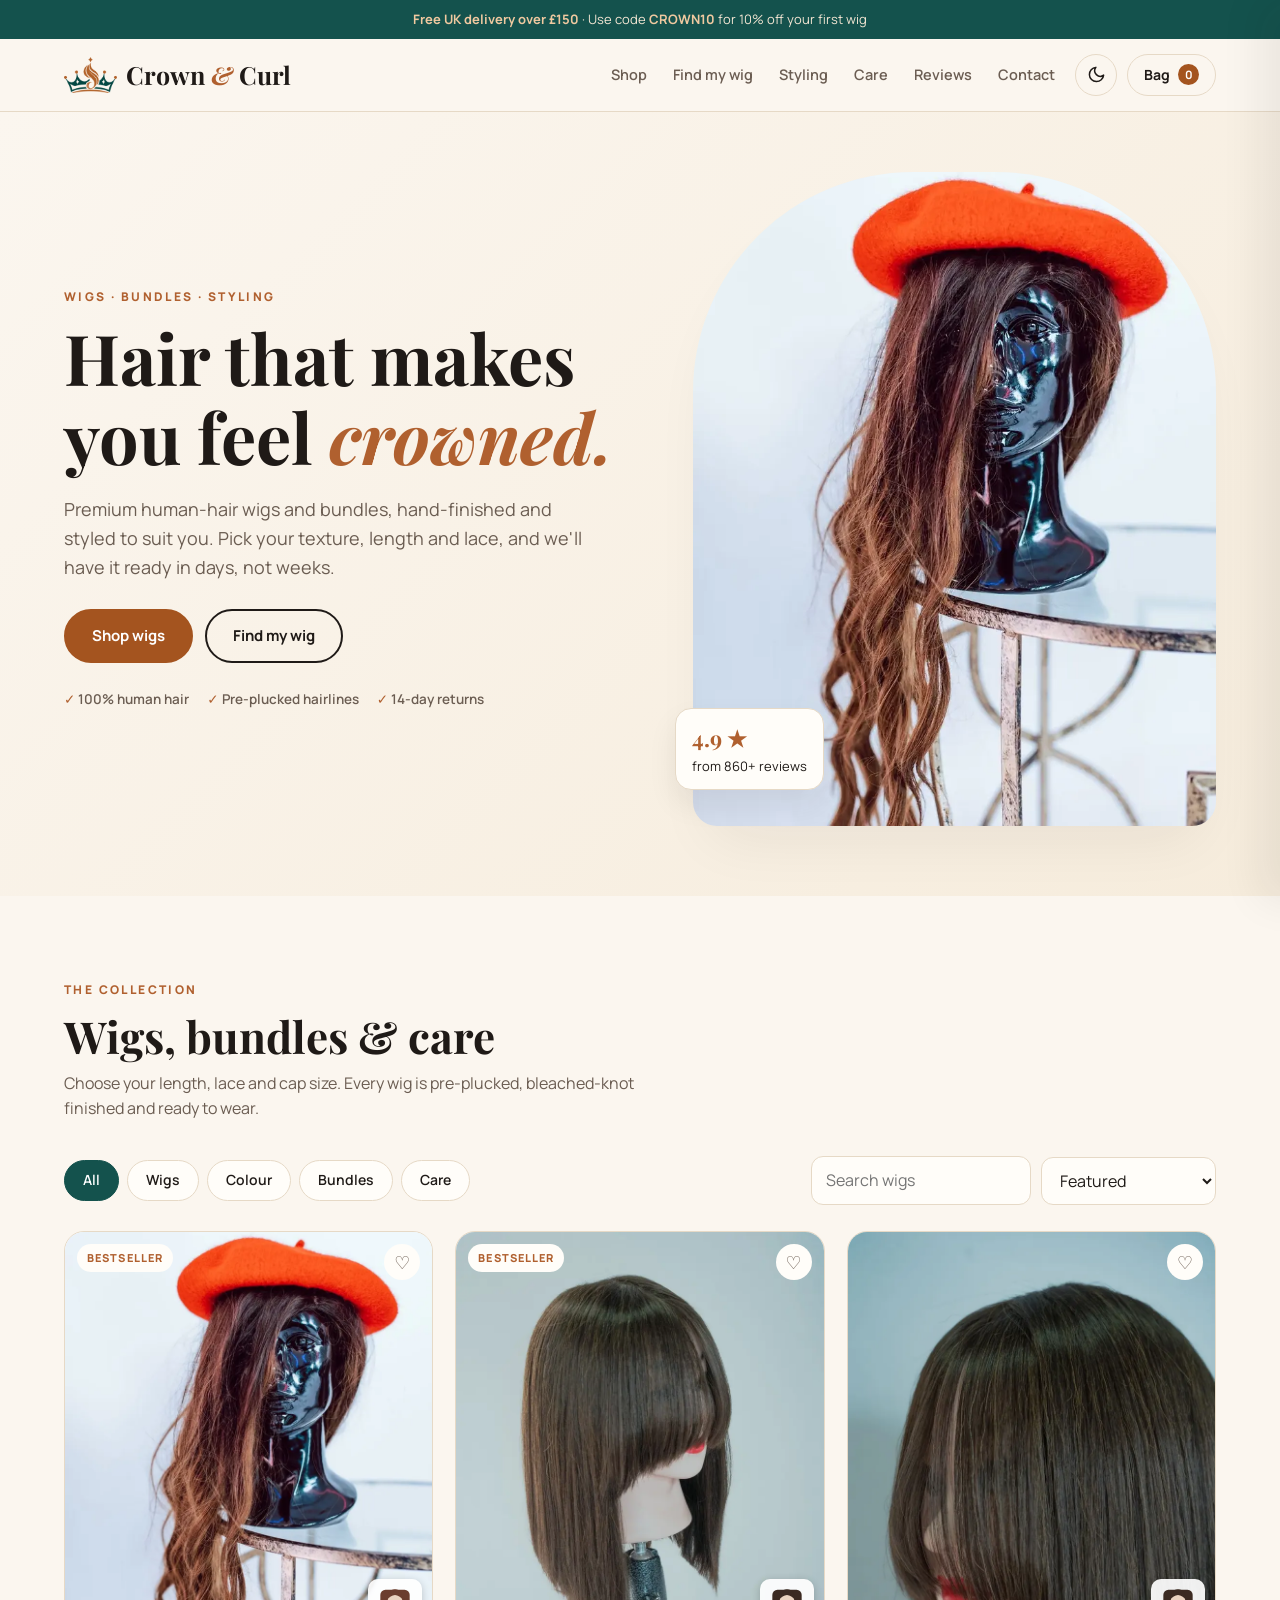
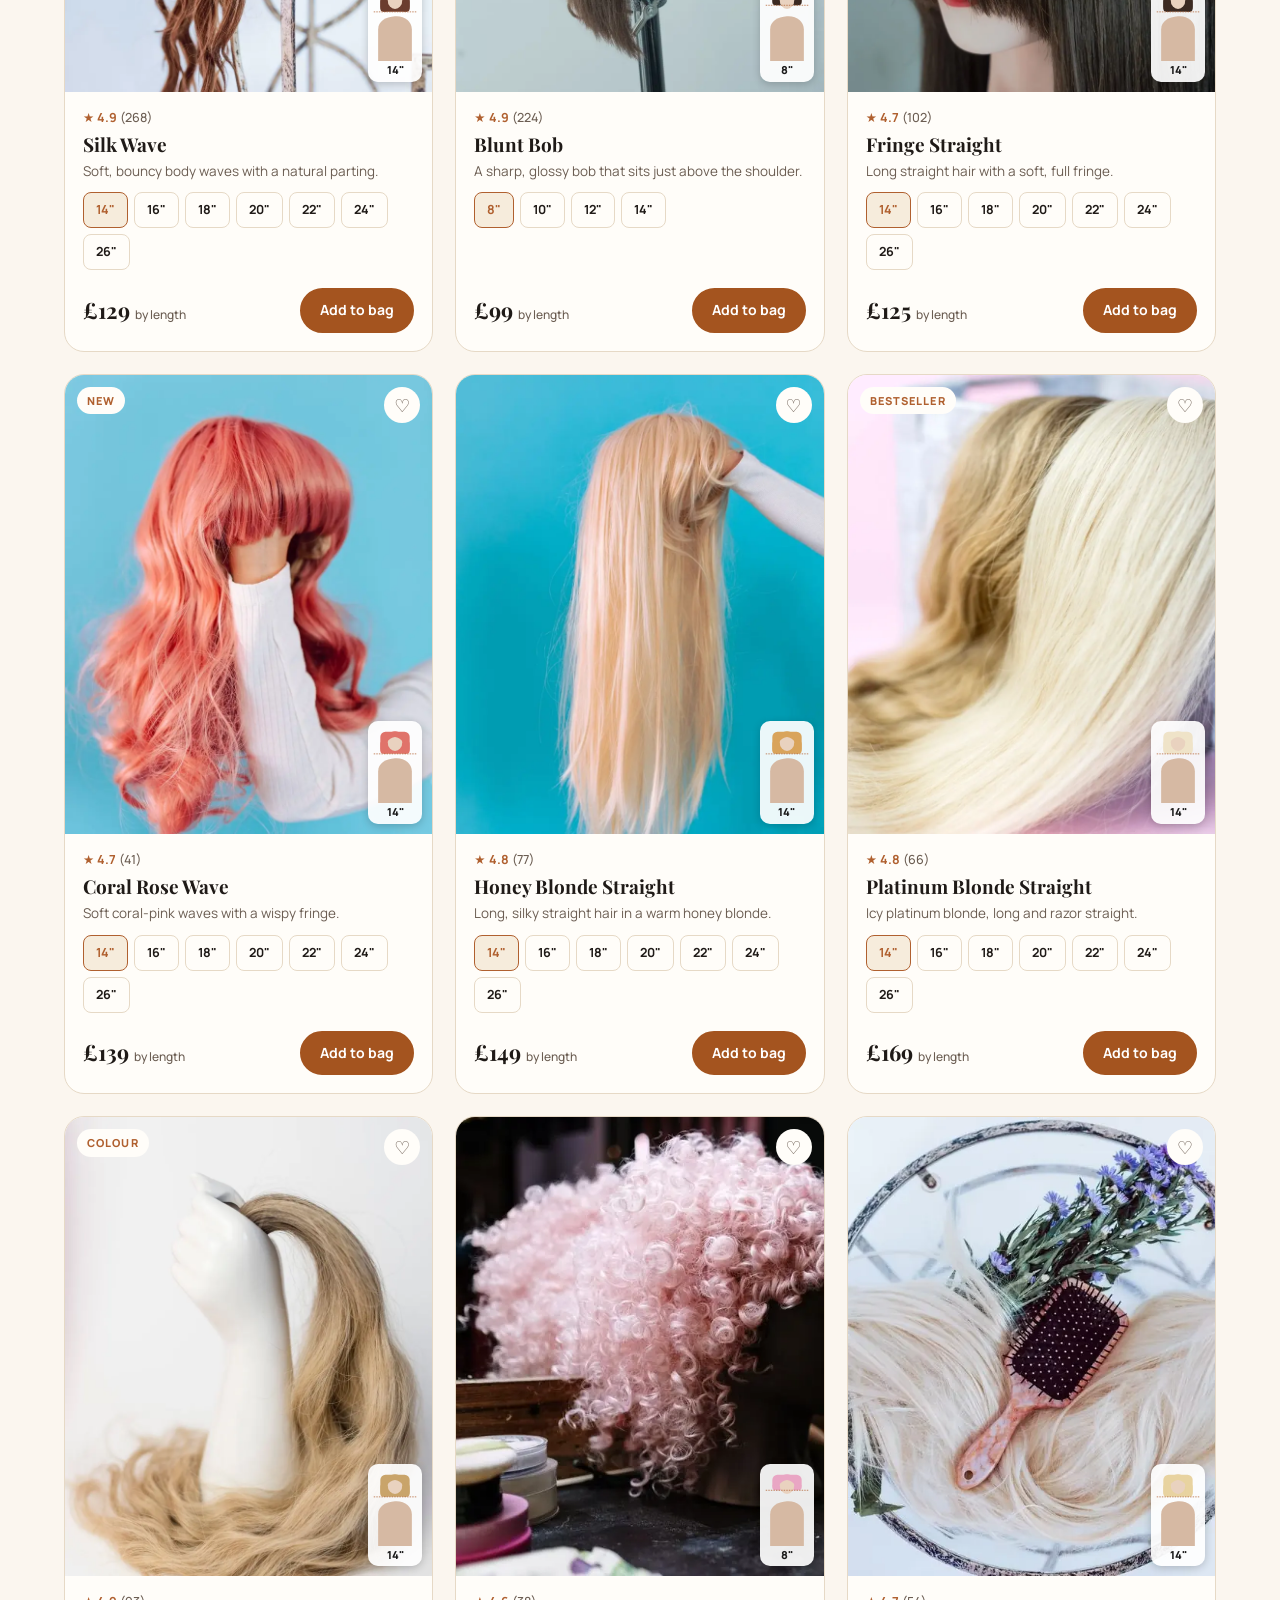
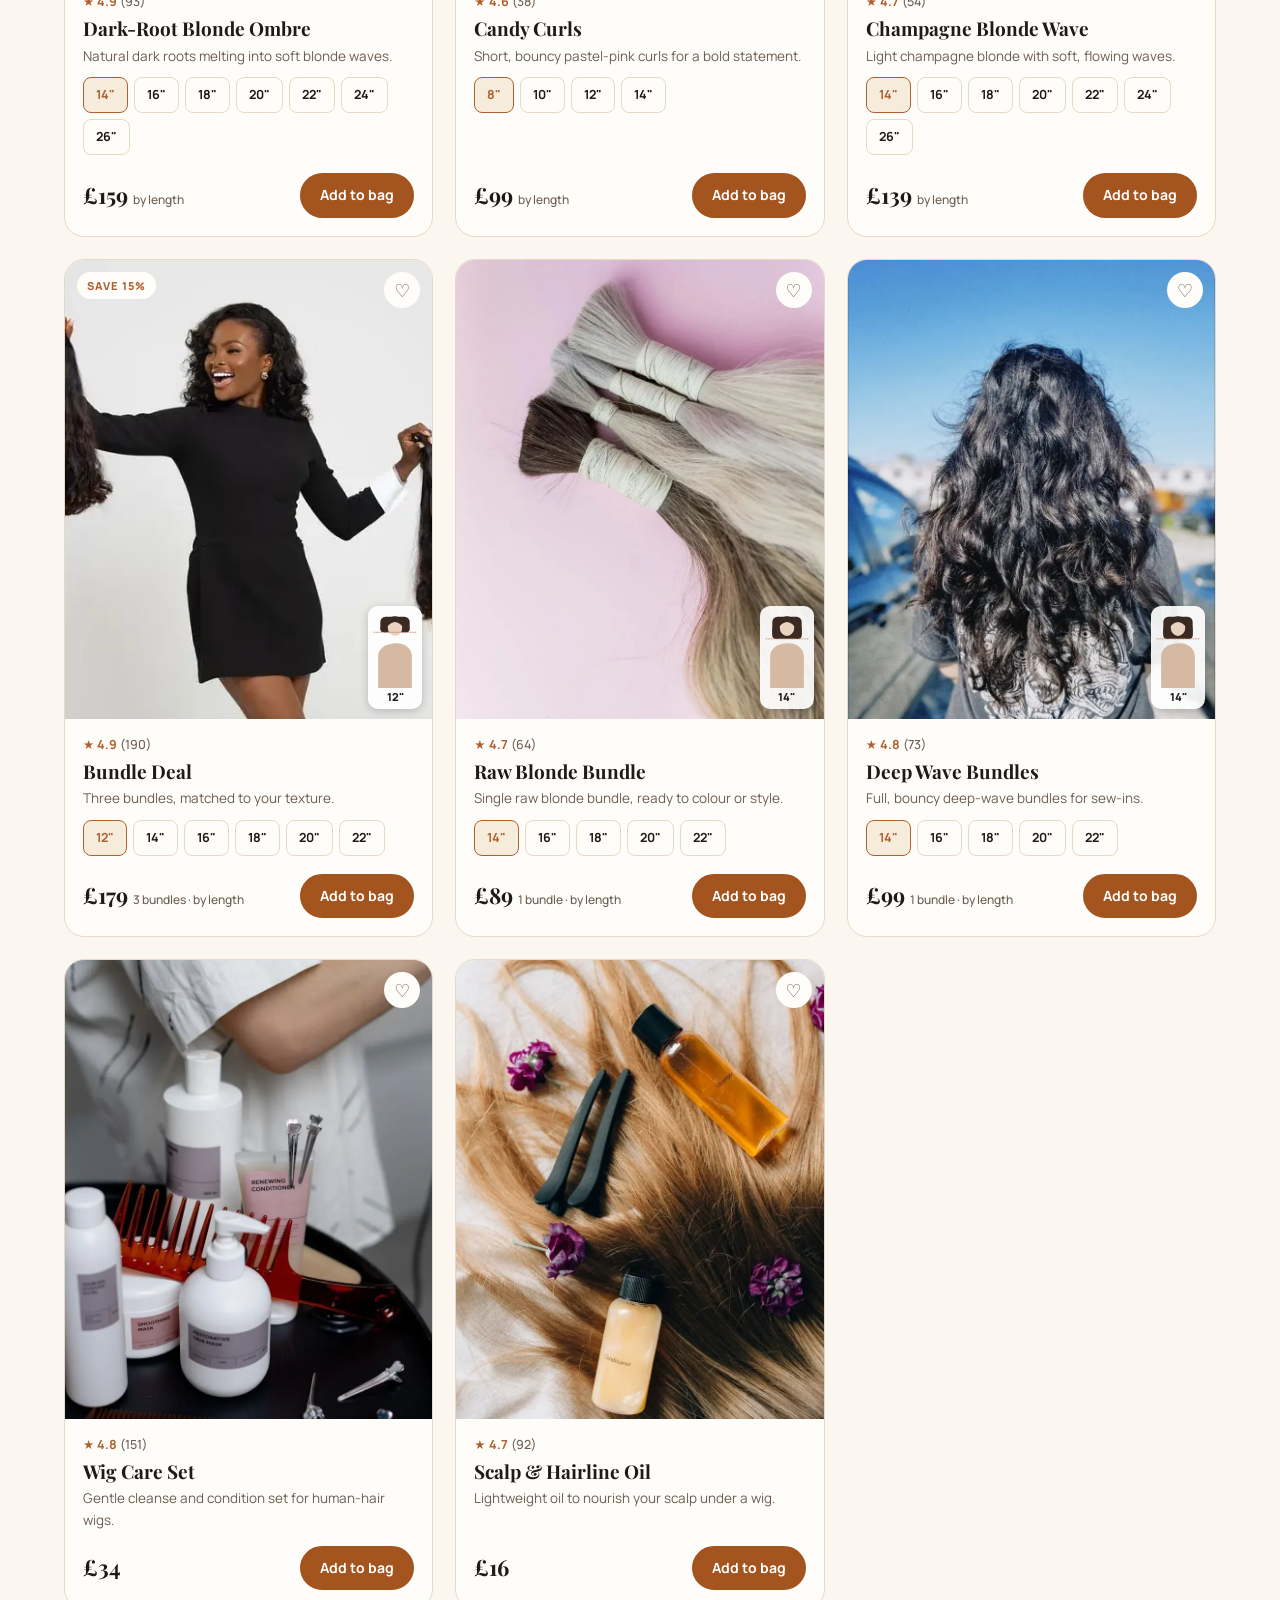
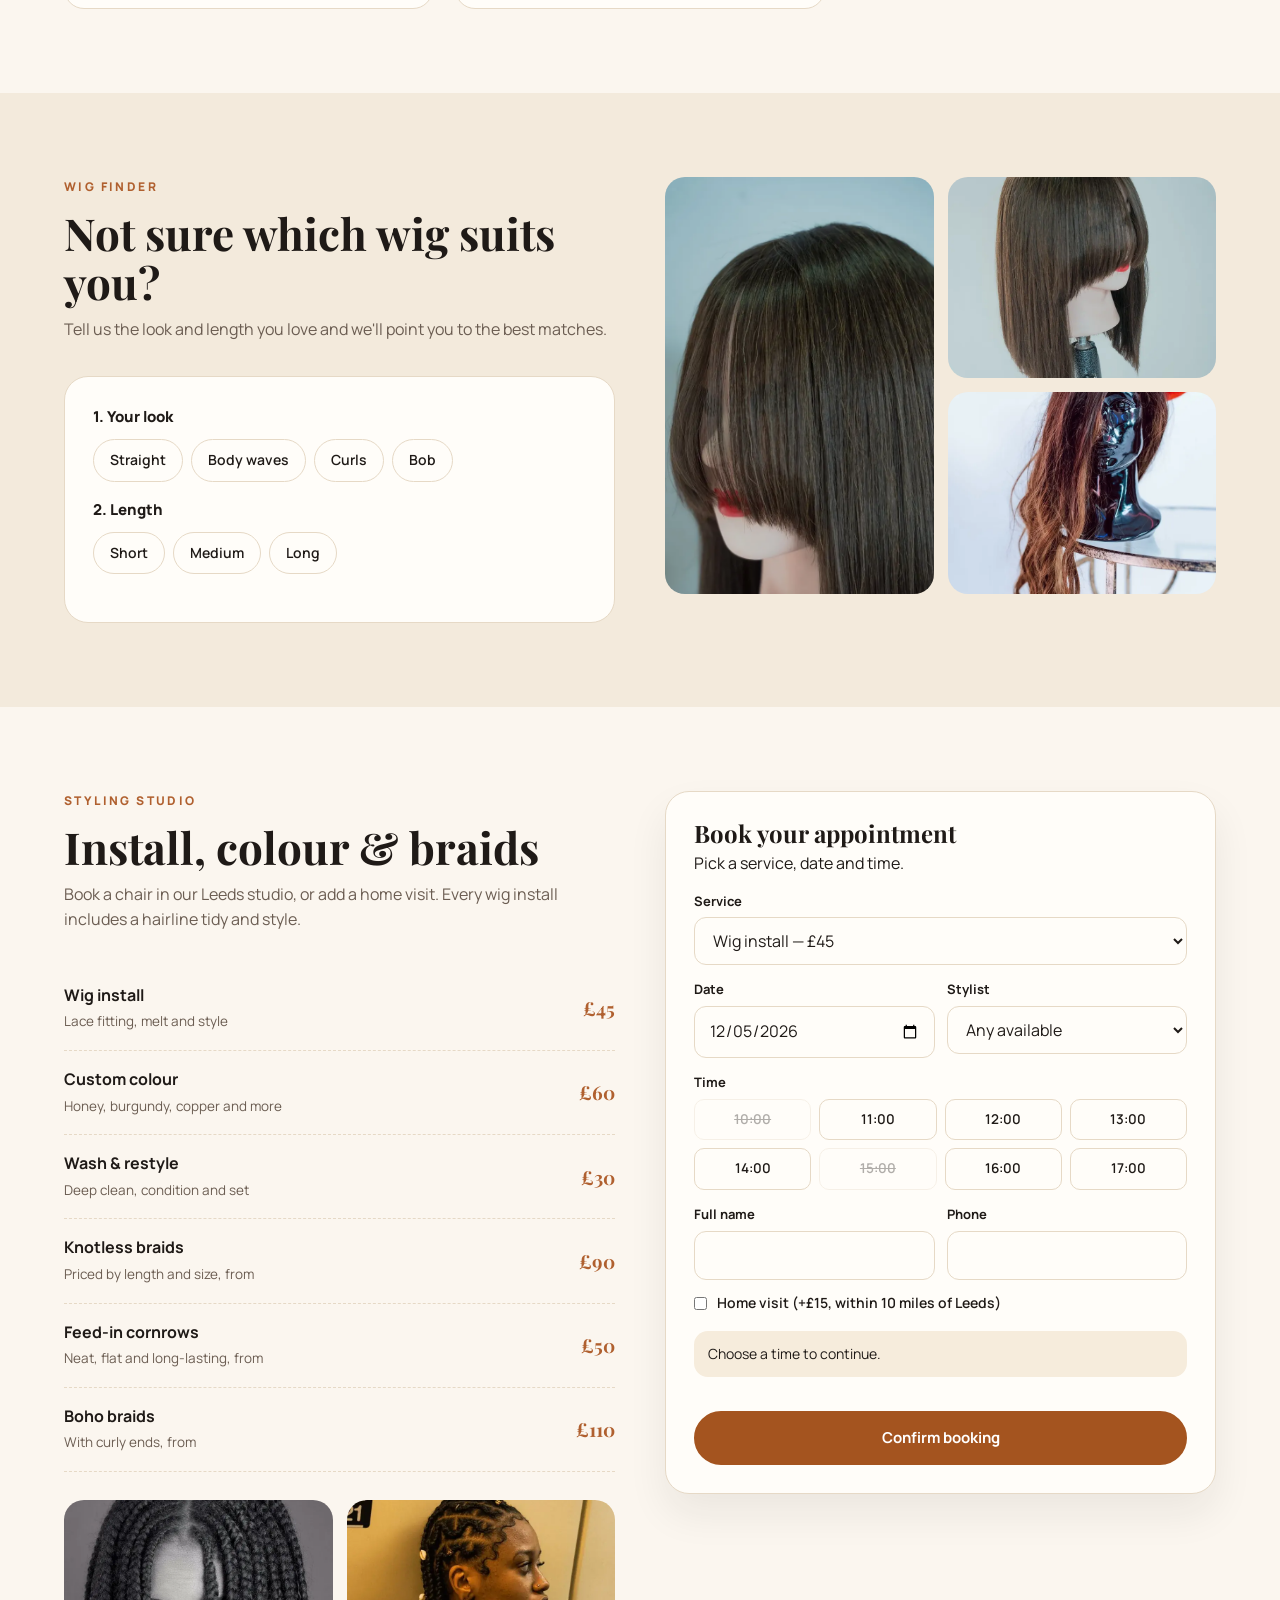
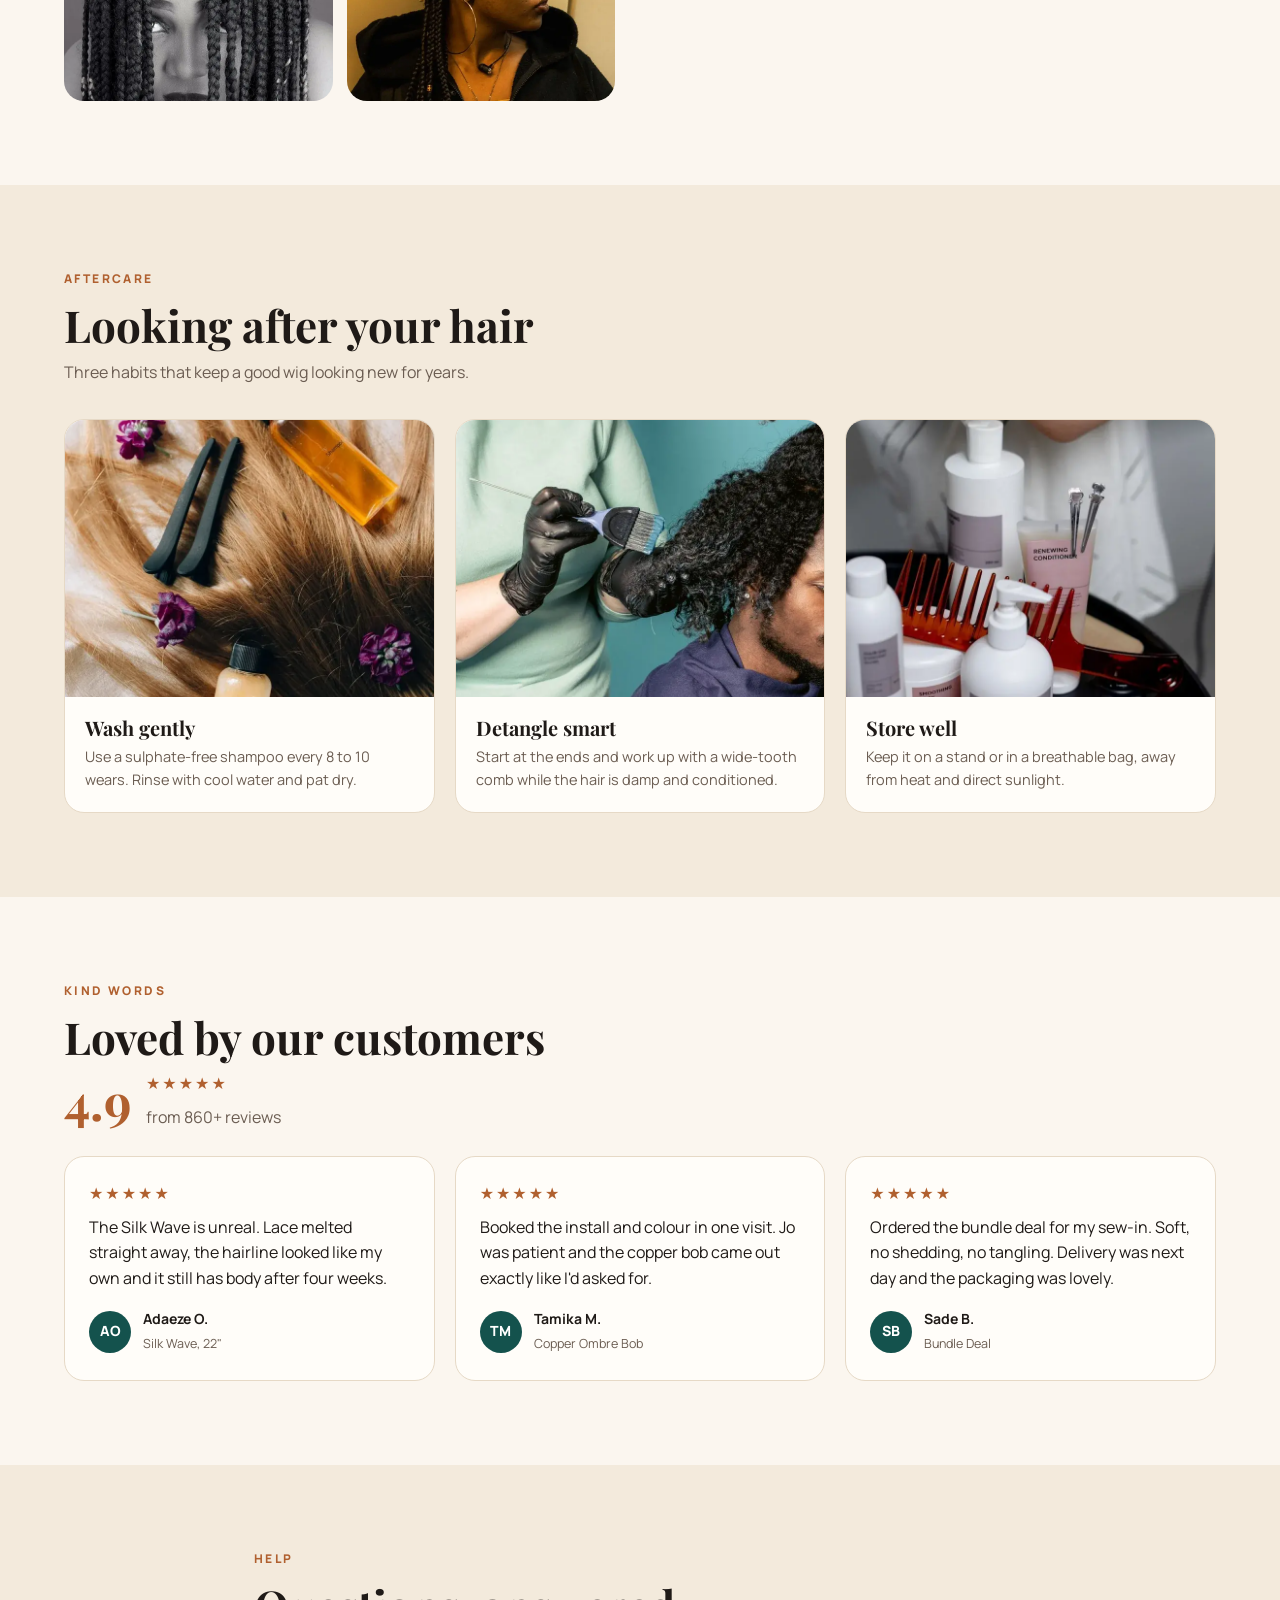
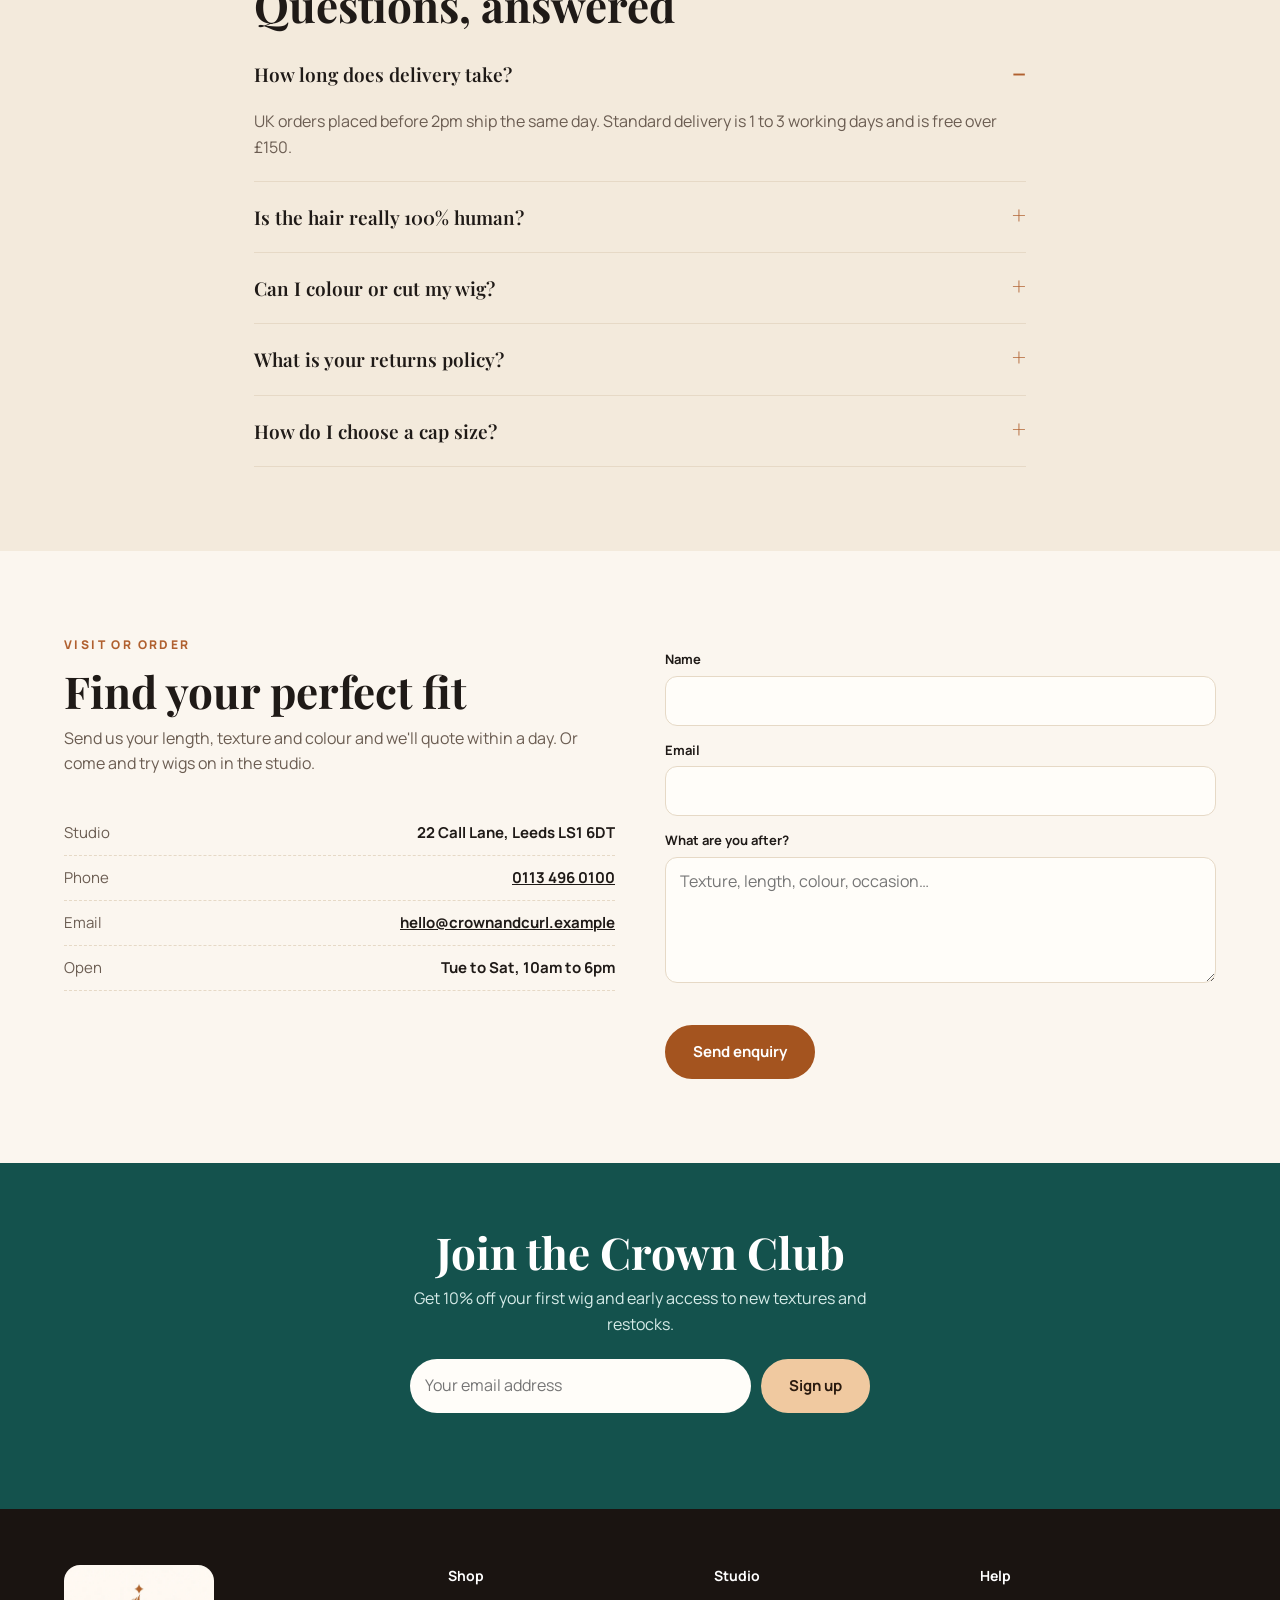
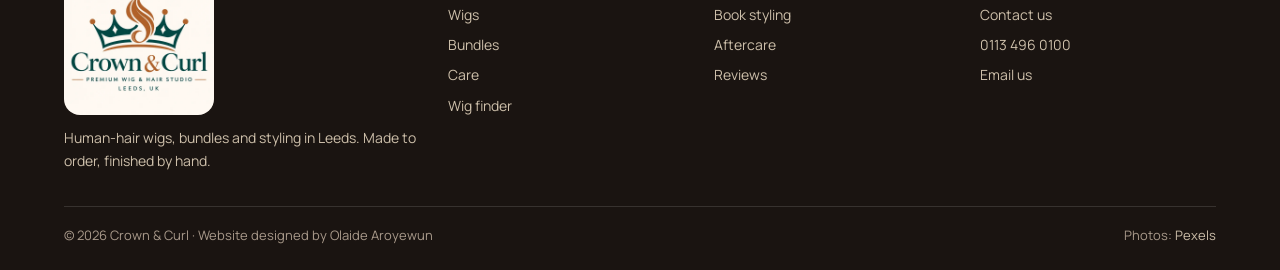
<file: crownandcurl/index.html>
<!doctype html>
<html lang="en"><head><meta charset="utf-8"><meta name="viewport" content="width=device-width,initial-scale=1">
<title>Crown & Curl — Wigs, Bundles & Styling</title>
<meta name="description" content="Premium human-hair wigs, bundles and styling in Leeds. Choose your length, lace and cap size, or book a fitting.">
<link rel="preconnect" href="https://fonts.googleapis.com"><link href="https://fonts.googleapis.com/css2?family=Manrope:wght@400;500;600;800&family=Playfair+Display:ital,wght@0,600;0,700;1,600&display=swap" rel="stylesheet">
<script>(function(){try{var t=localStorage.getItem('theme');if(!t)t=matchMedia('(prefers-color-scheme:dark)').matches?'night':'day';document.documentElement.dataset.theme=t}catch(e){document.documentElement.dataset.theme='day'}})()</script>
<meta name="theme-color" content="#fbf6ef" data-d="#fbf6ef" data-n="#0c1b1a">
<style>
:root{--bg:#fbf6ef;--bg2:#f3eadc;--ink:#1f1a17;--mut:#6b5d52;--cop:#b0602f;--copb:#a4541f;--teal:#14524d;--card:#fffdf9;--line:#e6d9c6;--soft:#f6ecdc;--ok:#1f7a4d;--err:#b3261e;--onb:#fff;--navbg:rgba(251,246,239,.93);--foot:#1a1411;--shd:#1f1a1712;--ann:#14524d;--ph:#e9dccb}
html[data-theme=night]{color-scheme:dark;--bg:#0c1b1a;--bg2:#112624;--ink:#f6efe4;--mut:#a9bdb8;--cop:#e3996a;--copb:#c9733f;--teal:#2f8a82;--card:#132a28;--line:#24403d;--soft:#173331;--ok:#5fd09a;--err:#ff8a82;--navbg:rgba(12,27,26,.93);--foot:#071211;--shd:#00000066;--ann:#071211;--ph:#173331}
*{box-sizing:border-box;margin:0;padding:0}html{scroll-behavior:smooth;scroll-padding-top:84px}
body{font-family:Manrope,system-ui,sans-serif;background:var(--bg);color:var(--ink);line-height:1.6;font-size:16px;transition:background-color .25s,color .25s}
h1,h2,h3,.logo{font-family:'Playfair Display',Georgia,serif;font-weight:700;line-height:1.12}
img{max-width:100%;height:auto;display:block}a{color:inherit}button{font:inherit;cursor:pointer;color:inherit}
.wrap{max-width:1200px;margin:0 auto;padding:0 24px}section{padding:84px 0}.alt{background:var(--bg2)}
.eyebrow{font-size:12px;letter-spacing:.2em;text-transform:uppercase;font-weight:800;color:var(--cop);margin-bottom:12px}
h2{font-size:clamp(30px,4vw,44px);margin-bottom:10px}.sub{color:var(--mut);max-width:620px;margin-bottom:34px}
.ann{background:var(--ann);color:#f3e6d3;font-size:13px;text-align:center;padding:9px 16px}.ann b{color:#f0c9a0}
nav{position:sticky;top:0;z-index:50;background:var(--navbg);backdrop-filter:blur(10px);border-bottom:1px solid var(--line)}
nav .wrap{display:flex;align-items:center;gap:20px;height:72px}.logo{white-space:nowrap;font-size:25px;text-decoration:none;display:flex;align-items:center;gap:9px;margin-right:auto}.logo b{color:var(--cop);font-style:italic}
nav ul{display:flex;gap:26px;list-style:none;font-size:14.5px;font-weight:600}nav ul a{text-decoration:none;color:var(--mut)}nav ul a:hover{color:var(--cop)}
.nr{display:flex;align-items:center;gap:10px}
.btn{display:inline-flex;align-items:center;justify-content:center;gap:8px;background:var(--copb);color:#fff;border:2px solid var(--copb);border-radius:999px;padding:13px 26px;font-weight:700;font-size:15px;text-decoration:none;transition:.2s}
.btn:hover{filter:brightness(1.08);transform:translateY(-1px)}.btn.o{background:transparent;color:var(--ink);border-color:var(--ink)}.btn.o:hover{background:var(--ink);color:var(--bg)}.btn.sm{padding:9px 18px;font-size:14px}.btn.full{width:100%}
.btn:disabled{opacity:.5;cursor:not-allowed;transform:none}
.tbtn{width:42px;height:42px;border-radius:50%;border:1.5px solid var(--line);background:transparent;display:grid;place-items:center;flex:none;transition:.2s}.tbtn:hover{border-color:var(--ink)}.tbtn .su{display:none}html[data-theme=night] .tbtn .su{display:block}html[data-theme=night] .tbtn .mo{display:none}
.bagbtn{border:1.5px solid var(--line);background:transparent;border-radius:999px;padding:9px 16px;font-weight:700;font-size:14px;display:flex;align-items:center;gap:8px}.bagbtn:hover{border-color:var(--ink)}
.cnt{background:var(--copb);color:#fff;border-radius:999px;font-size:11.5px;min-width:21px;height:21px;display:inline-grid;place-items:center;padding:0 6px}
.burger{display:none;width:42px;height:42px;border:1.5px solid var(--line);background:transparent;border-radius:10px;flex-direction:column;justify-content:center;align-items:center;gap:5px}.burger i{width:18px;height:2px;background:var(--ink)}
.hero{background:linear-gradient(135deg,var(--bg),var(--soft));overflow:hidden}.hero .wrap{display:grid;grid-template-columns:1.05fr .95fr;gap:50px;align-items:center;padding-top:60px;padding-bottom:70px}
.hero h1{font-size:clamp(40px,6vw,70px);margin-bottom:20px}.hero h1 em{color:var(--cop)}.hero p.lead{font-size:18px;color:var(--mut);max-width:520px;margin-bottom:28px}
.cta{display:flex;gap:12px;flex-wrap:wrap;margin-bottom:26px}.trust{display:flex;gap:18px;flex-wrap:wrap;font-size:13.5px;color:var(--mut);font-weight:600}.trust span:before{content:"✓ ";color:var(--cop);font-weight:800}
.himg{position:relative}.himg img{width:100%;aspect-ratio:4/5;object-fit:cover;border-radius:220px 220px 24px 24px;box-shadow:0 30px 60px -20px var(--shd)}
.badge{position:absolute;left:-18px;bottom:36px;background:var(--card);border:1px solid var(--line);border-radius:16px;padding:12px 16px;box-shadow:0 14px 30px var(--shd);font-size:13px}.badge b{display:block;font-family:'Playfair Display',serif;font-size:22px;color:var(--cop)}
.filters{display:flex;flex-wrap:wrap;gap:10px;align-items:center;margin-bottom:26px}.chips{display:flex;gap:8px;flex-wrap:wrap;margin-right:auto}
.chip{border:1.5px solid var(--line);background:var(--card);border-radius:999px;padding:8px 18px;font-size:14px;font-weight:600}.chip.on{background:var(--teal);border-color:var(--teal);color:#fff}
select,input,textarea{font:inherit;color:var(--ink);background:var(--card);border:1.5px solid var(--line);border-radius:12px;padding:11px 14px;width:100%}select:focus,input:focus,textarea:focus{outline:2px solid var(--cop);border-color:var(--cop)}
.filters input{width:220px}.filters select{width:auto}
.grid{display:grid;grid-template-columns:repeat(3,1fr);gap:22px}
.card{position:relative;background:var(--card);border:1px solid var(--line);border-radius:20px;overflow:hidden;display:flex;flex-direction:column;transition:.25s}.card:hover{transform:translateY(-4px);box-shadow:0 18px 36px var(--shd)}
.pic{position:relative;aspect-ratio:4/5;background:var(--ph);overflow:hidden;cursor:pointer;border:0;padding:0;width:100%}.pic img{width:100%;height:100%;object-fit:cover;transition:transform .5s}.card:hover .pic img{transform:scale(1.04)}
.tag{position:absolute;left:12px;top:12px;background:var(--card);color:var(--cop);font-size:11px;font-weight:800;letter-spacing:.1em;text-transform:uppercase;padding:5px 10px;border-radius:999px}
.heart{position:absolute;right:12px;top:12px;width:36px;height:36px;border-radius:50%;border:0;background:var(--card);display:grid;place-items:center;font-size:18px;line-height:1;color:var(--mut)}.heart.on{color:#d1405a}
.cb{padding:16px 18px 18px;display:flex;flex-direction:column;gap:6px;flex:1}.cb h3{font-size:19px}.cb p{font-size:13.5px;color:var(--mut)}
.rt{font-size:12.5px;color:var(--cop);font-weight:700}.rt i{color:var(--mut);font-style:normal;font-weight:500}
.lgd{position:absolute;right:10px;bottom:10px;width:54px;background:rgba(255,255,255,.92);border-radius:10px;padding:5px 5px 3px;text-align:center;font-size:11px;color:#1b1b1b;box-shadow:0 2px 8px rgba(0,0,0,.2)}.lgd svg{width:100%;height:auto;display:block}.lgd b{display:block;font-weight:800}.lgb{display:flex;gap:14px;align-items:center;background:var(--card);border:1px solid var(--line);border-radius:14px;padding:10px 14px;margin:14px 0 4px}.lgb svg{width:64px;flex:none}.lgb b{display:block;font-size:15px}.lgb span{font-size:12.5px;color:var(--mut)}
.lgm{height:36px;width:auto}.flogo{width:150px;height:150px;border-radius:16px;display:block;margin-bottom:12px}
.opts{display:flex;gap:6px;flex-wrap:wrap;margin:4px 0}.opts button{border:1.5px solid var(--line);background:transparent;border-radius:8px;padding:7px 12px;min-height:36px;cursor:pointer;font-size:12.5px;font-weight:700}.opts button.on{border-color:var(--cop);color:var(--cop);background:var(--soft)}
.row{display:flex;align-items:center;justify-content:space-between;gap:10px;margin-top:auto;padding-top:8px}.pr{font-family:'Playfair Display',serif;font-size:22px;font-weight:700}.pr small{font-family:Manrope;font-size:12px;color:var(--mut);font-weight:500}
.empty{grid-column:1/-1;text-align:center;color:var(--mut);padding:50px 0}
.finder{display:grid;grid-template-columns:1fr 1fr;gap:50px;align-items:start}
.fbox{background:var(--card);border:1px solid var(--line);border-radius:24px;padding:28px}.fbox h4{font-size:15px;margin:16px 0 10px;font-family:Manrope;font-weight:800}.fbox h4:first-child{margin-top:0}
.pills{display:flex;flex-wrap:wrap;gap:8px}.pills button{border:1.5px solid var(--line);background:transparent;border-radius:999px;padding:9px 16px;font-size:14px;font-weight:600}.pills button.on{background:var(--teal);color:#fff;border-color:var(--teal)}
.res{margin-top:20px;display:grid;gap:12px}.rc{display:flex;gap:14px;align-items:center;background:var(--soft);border-radius:16px;padding:10px;text-align:left;border:0;width:100%}.rc img{width:64px;height:80px;object-fit:cover;border-radius:10px}.rc b{display:block}.rc span{font-size:13px;color:var(--mut)}
.mosaic{display:grid;grid-template-columns:1fr 1fr;gap:14px}.mosaic img{width:100%;height:100%;object-fit:cover;border-radius:20px}.mosaic .a{grid-row:span 2;aspect-ratio:3/4}.mosaic .b,.mosaic .c{aspect-ratio:4/3}
.svc{display:grid;grid-template-columns:1fr 1fr;gap:50px;align-items:start}
.sl{list-style:none}.sl li{display:flex;align-items:center;gap:14px;padding:16px 0;border-bottom:1px dashed var(--line)}.sl li div{flex:1}.sl b{display:block}.sl span{font-size:13.5px;color:var(--mut)}.sl em{font-style:normal;font-family:'Playfair Display',serif;font-weight:700;font-size:19px;color:var(--cop);white-space:nowrap}
.book{background:var(--card);border:1px solid var(--line);border-radius:24px;padding:28px;box-shadow:0 20px 40px var(--shd)}.book h3{font-size:24px;margin-bottom:4px}.book>p{color:var(--mut);margin-bottom:12px;font-size:14.5px}
label{display:block;font-size:13px;font-weight:700;margin:14px 0 6px}.two{display:grid;grid-template-columns:1fr 1fr;gap:12px}
.slots{display:grid;grid-template-columns:repeat(4,1fr);gap:8px}.slot{border:1.5px solid var(--line);background:transparent;border-radius:10px;padding:9px 0;font-size:13.5px;font-weight:600}.slot:hover:not(:disabled){border-color:var(--cop)}.slot.sel{background:var(--copb);border-color:var(--copb);color:#fff}.slot:disabled{opacity:.35;text-decoration:line-through;cursor:not-allowed}
.sum{margin:16px 0;background:var(--soft);border-radius:14px;padding:12px 14px;font-size:14px}.chk{display:flex;gap:10px;align-items:center;font-weight:600;font-size:14px;margin-top:12px}.chk input{width:auto}
.err{color:var(--err);font-size:13px;min-height:18px;margin-top:6px}
.done{display:none;text-align:center;padding:14px 0}.done h3{margin-bottom:8px}.done.show{display:block}
.care{display:grid;grid-template-columns:repeat(3,1fr);gap:20px}.cc{background:var(--card);border:1px solid var(--line);border-radius:20px;overflow:hidden}.cc img{width:100%;aspect-ratio:4/3;object-fit:cover}.cc div{padding:20px}.cc h3{font-size:20px;margin-bottom:6px}.cc p{color:var(--mut);font-size:14.5px}
.reviews{display:grid;grid-template-columns:repeat(3,1fr);gap:20px}.rv{background:var(--card);border:1px solid var(--line);border-radius:20px;padding:24px}.st{color:var(--cop);letter-spacing:2px;margin-bottom:8px}.who{display:flex;align-items:center;gap:12px;margin-top:16px}.who i{width:42px;height:42px;border-radius:50%;background:var(--teal);color:#fff;display:grid;place-items:center;font-style:normal;font-weight:800;font-size:14px}.who b{display:block;font-size:14px}.who span{font-size:12.5px;color:var(--mut)}
.score{display:flex;align-items:center;gap:14px;margin-bottom:26px;color:var(--mut)}.score b{font-family:'Playfair Display',serif;font-size:50px;color:var(--cop);line-height:1}
.faq{max-width:820px}.q{border-bottom:1px solid var(--line)}.q button{width:100%;text-align:left;background:none;border:0;padding:20px 0;font-family:'Playfair Display',serif;font-size:19px;font-weight:600;display:flex;justify-content:space-between;gap:14px}.q button:after{content:"+";color:var(--cop);font-size:24px;line-height:1}.q.open button:after{content:"–"}.q div{display:none;padding:0 0 20px;color:var(--mut)}.q.open div{display:block}
.contact{display:grid;grid-template-columns:1fr 1fr;gap:50px}.cl{list-style:none;margin-top:18px}.cl li{padding:10px 0;border-bottom:1px dashed var(--line);display:flex;justify-content:space-between;gap:14px;font-size:15px}.cl span{color:var(--mut)}
.band{background:var(--teal);color:#fff;text-align:center;padding:64px 0}html[data-theme=night] .band{background:#0f3a36}.band h2{color:#fff}.band p{color:#d6ebe8;margin:0 auto 22px;max-width:520px}.nl{display:flex;gap:10px;max-width:460px;margin:0 auto}.nl input{border-radius:999px;border-color:transparent}.nl .btn{background:#f0c9a0;border-color:#f0c9a0;color:#2a1a0e;white-space:nowrap}
footer{background:var(--foot);color:#cdbfaa;padding:56px 0 24px;font-size:14px}.fg{display:grid;grid-template-columns:1.5fr 1fr 1fr 1fr;gap:30px}footer h4{color:#fff;font-family:Manrope;font-size:14px;margin-bottom:12px}footer a{display:block;color:#cdbfaa;text-decoration:none;padding:4px 0}footer a:hover{color:#f0c9a0}footer .logo{color:#fff;margin-bottom:10px}.copy{border-top:1px solid #ffffff20;margin-top:34px;padding-top:18px;display:flex;justify-content:space-between;gap:12px;flex-wrap:wrap;font-size:13px;color:#a8998a}
.ov{position:fixed;inset:0;background:#1f1a1766;opacity:0;pointer-events:none;transition:.25s;z-index:80}html[data-theme=night] .ov{background:#000000aa}.ov.on{opacity:1;pointer-events:auto}
.drawer{position:fixed;top:0;right:0;bottom:0;width:min(420px,100%);background:var(--card);z-index:90;transform:translateX(100%);transition:.3s;display:flex;flex-direction:column;box-shadow:-20px 0 40px var(--shd)}.drawer.on{transform:none}
.dh{display:flex;justify-content:space-between;align-items:center;padding:20px 22px;border-bottom:1px solid var(--line)}.dh h3{font-size:22px}.x{width:38px;height:38px;border-radius:50%;border:1.5px solid var(--line);background:transparent;font-size:20px;line-height:1}
.db{flex:1;overflow:auto;padding:14px 22px}.it{display:grid;grid-template-columns:66px 1fr auto;gap:12px;padding:14px 0;border-bottom:1px solid var(--line);align-items:start}.it img{width:66px;height:82px;object-fit:cover;border-radius:10px}.it b{font-size:14.5px;display:block}.it small{color:var(--mut);display:block;font-size:12.5px}.qty{display:inline-flex;align-items:center;border:1.5px solid var(--line);border-radius:999px;margin-top:6px}.qty button{width:28px;height:28px;border:0;background:none;font-size:16px}.qty span{min-width:22px;text-align:center;font-size:13.5px;font-weight:700}.rm{background:none;border:0;color:var(--mut);font-size:12px;text-decoration:underline;margin-top:6px;display:block}
.df{padding:18px 22px;border-top:1px solid var(--line);background:var(--bg2)}.ship{font-size:13px;color:var(--mut);margin-bottom:10px}.bar{height:6px;background:var(--line);border-radius:6px;margin-top:6px;overflow:hidden}.bar i{display:block;height:100%;background:var(--cop);width:0;transition:.3s}
.pm{display:flex;gap:8px;margin-bottom:12px}.pm input{padding:9px 12px}.pm button{border:1.5px solid var(--cop);color:var(--cop);background:transparent;border-radius:12px;padding:0 16px;font-weight:700}.tl{display:flex;justify-content:space-between;font-size:14px;padding:3px 0}.tl.t{font-weight:800;font-size:18px;padding:8px 0 12px}
.empt{text-align:center;color:var(--mut);padding:60px 0}
.modal{position:fixed;inset:0;z-index:100;display:none;place-items:center;padding:18px}.modal.on{display:grid}.mc{background:var(--card);border-radius:24px;max-width:860px;width:100%;max-height:92vh;overflow:auto;position:relative;display:grid;grid-template-columns:1fr 1fr}.mc.sm{grid-template-columns:1fr;max-width:520px;padding:30px}.mc .x{position:absolute;right:14px;top:14px;background:var(--card);z-index:2}
.mc .mi{background:var(--ph)}.mc .mi img{width:100%;height:100%;object-fit:cover;min-height:340px}.mc .mb{padding:30px 28px}.mc h3{font-size:28px;margin-bottom:6px}.mc .pr{font-size:28px}.mc ul{margin:12px 0 4px 18px;color:var(--mut);font-size:14.5px}
.mc label{margin-top:12px}.toast{position:fixed;left:50%;bottom:26px;transform:translate(-50%,30px);background:var(--ink);color:var(--bg);padding:12px 22px;border-radius:999px;font-size:14px;font-weight:600;opacity:0;pointer-events:none;transition:.3s;z-index:120}.toast.on{opacity:1;transform:translate(-50%,0)}
.totop{position:fixed;left:16px;bottom:16px;width:44px;height:44px;border-radius:50%;background:var(--copb);color:#fff;border:0;font-size:20px;z-index:40;opacity:0;pointer-events:none;transition:.3s}.totop.on{opacity:1;pointer-events:auto}

@media(max-width:860px){.burger{display:flex}nav ul{display:none;position:absolute;top:72px;left:0;right:0;flex-direction:column;gap:0;background:var(--bg);border-bottom:1px solid var(--line);padding:6px 24px 16px}nav ul.open{display:flex}nav ul a{display:block;padding:14px 0;border-bottom:1px solid var(--line);font-size:16px}nav .wrap{gap:10px}.hero .wrap,.finder,.svc,.contact{grid-template-columns:1fr}.himg{max-width:420px}.care,.reviews{grid-template-columns:1fr}.fg{grid-template-columns:1fr 1fr}.mc{grid-template-columns:1fr}.mc .mi img{min-height:0;aspect-ratio:4/3}section{padding:60px 0}}
@media(max-width:640px){.logo{font-size:21px}.toast{bottom:auto;top:84px}.grid{grid-template-columns:repeat(2,1fr);gap:12px}.cb{padding:12px}.cb h3{font-size:16px}.cb p{display:none}.pr{font-size:18px}.row .btn{padding:8px 12px;font-size:13px}.filters input,.filters select{width:100%}.two{grid-template-columns:1fr}.slots{grid-template-columns:repeat(3,1fr)}.nl{flex-direction:column}.bagbtn{padding:9px 12px}.badge{left:8px}.mc .mb{padding:22px 18px}}
@media(prefers-reduced-motion:reduce){*{transition:none!important;scroll-behavior:auto!important}}
</style><link rel="icon" type="image/webp" href="../site-img/cc-emblem.webp"></head><body id="top">
<div class="ann"><b>Free UK delivery over £150</b> · Use code <b>CROWN10</b> for 10% off your first wig</div>
<nav><div class="wrap">
<a class="logo" href="#top"><img class="lgm" src="../site-img/cc-emblem.webp" alt="" width="55" height="36"><span>Crown <b>&amp;</b> Curl</span></a>
<ul id="menu"><li><a href="#shop">Shop</a></li><li><a href="#finder">Find my wig</a></li><li><a href="#services">Styling</a></li><li><a href="#care">Care</a></li><li><a href="#reviews">Reviews</a></li><li><a href="#contact">Contact</a></li></ul>
<div class="nr"><button class="tbtn" id="theme" type="button" aria-label="Switch to night mode" title="Day / night mode"><svg class="mo" width="19" height="19" viewBox="0 0 24 24" fill="none" stroke="currentColor" stroke-width="1.9" stroke-linecap="round" stroke-linejoin="round"><path d="M21 12.8A9 9 0 1 1 11.2 3a7 7 0 0 0 9.8 9.8z"/></svg><svg class="su" width="19" height="19" viewBox="0 0 24 24" fill="none" stroke="currentColor" stroke-width="1.9" stroke-linecap="round"><circle cx="12" cy="12" r="4"/><path d="M12 2v2M12 20v2M4.9 4.9l1.4 1.4M17.7 17.7l1.4 1.4M2 12h2M20 12h2M4.9 19.1l1.4-1.4M17.7 6.3l1.4-1.4"/></svg></button><button class="bagbtn" id="bagbtn" aria-label="Open bag">Bag <span class="cnt" id="cnt">0</span></button><button class="burger" id="burger" aria-label="Menu" aria-expanded="false"><i></i><i></i><i></i></button></div>
</div></nav>

<header class="hero"><div class="wrap">
<div><div class="eyebrow">Wigs · Bundles · Styling</div><h1>Hair that makes you feel <em>crowned.</em></h1>
<p class="lead">Premium human-hair wigs and bundles, hand-finished and styled to suit you. Pick your texture, length and lace, and we'll have it ready in days, not weeks.</p>
<div class="cta"><a class="btn" href="#shop">Shop wigs</a><a class="btn o" href="#finder">Find my wig</a></div>
<div class="trust"><span>100% human hair</span><span>Pre-plucked hairlines</span><span>14-day returns</span></div></div>
<div class="himg"><img src="../site-img/h-wave.webp" alt="Woman wearing a long black body wave wig" width="760" height="950"><div class="badge"><b>4.9 ★</b>from 860+ reviews</div></div>
</div></header>

<section id="shop"><div class="wrap">
<div class="eyebrow">The collection</div><h2>Wigs, bundles &amp; care</h2><p class="sub">Choose your length, lace and cap size. Every wig is pre-plucked, bleached-knot finished and ready to wear.</p>
<div class="filters"><div class="chips" id="chips"></div><input type="search" id="q" placeholder="Search wigs" aria-label="Search products"><select id="sort" aria-label="Sort"><option value="f">Featured</option><option value="pa">Price: low to high</option><option value="pd">Price: high to low</option><option value="r">Top rated</option></select></div>
<div class="grid" id="grid"></div>
</div></section>

<section class="alt" id="finder"><div class="wrap finder">
<div><div class="eyebrow">Wig finder</div><h2>Not sure which wig suits you?</h2><p class="sub">Tell us the look and length you love and we'll point you to the best matches.</p>
<div class="fbox"><h4>1. Your look</h4><div class="pills" id="fl"></div><h4>2. Length</h4><div class="pills" id="fn"></div><div class="res" id="fres"></div></div></div>
<div class="mosaic"><img class="a" src="../site-img/h-fringe.webp" alt="Long straight wig with fringe" loading="lazy"><img class="b" src="../site-img/h-bob.webp" alt="Sleek bob wig" loading="lazy"><img class="c" src="../site-img/h-wave.webp" alt="Long wavy wig" loading="lazy"></div>
</div></section>

<section id="services"><div class="wrap svc">
<div><div class="eyebrow">Styling studio</div><h2>Install, colour &amp; braids</h2><p class="sub">Book a chair in our Leeds studio, or add a home visit. Every wig install includes a hairline tidy and style.</p>
<ul class="sl" id="sl"></ul>
<div class="mosaic" style="margin-top:28px"><img class="b" src="../site-img/h-knotless.webp" alt="Knotless box braids" loading="lazy"><img class="c" src="../site-img/h-cornrow.webp" alt="Feed-in cornrows" loading="lazy"></div></div>
<div class="book" id="bookbox"><div id="bf"><h3>Book your appointment</h3><p>Pick a service, date and time.</p>
<label for="bs">Service</label><select id="bs"></select>
<div class="two"><div><label for="bd">Date</label><input type="date" id="bd"></div><div><label for="bw">Stylist</label><select id="bw"><option>Any available</option><option>Adaeze</option><option>Jo</option><option>Tamika</option></select></div></div>
<label>Time</label><div class="slots" id="slots"></div>
<div class="two"><div><label for="bn">Full name</label><input id="bn" autocomplete="name"></div><div><label for="bp">Phone</label><input id="bp" type="tel" autocomplete="tel"></div></div>
<label class="chk"><input type="checkbox" id="bh"> Home visit (+£15, within 10 miles of Leeds)</label>
<div class="sum" id="bsum">Choose a time to continue.</div><div class="err" id="berr"></div>
<button class="btn full" id="bgo">Confirm booking</button></div>
<div class="done" id="bdone"><h3>You're booked in</h3><p id="bdt"></p><button class="btn o sm" id="bagain" style="margin-top:16px">Make another booking</button></div></div>
</div></section>

<section class="alt" id="care"><div class="wrap">
<div class="eyebrow">Aftercare</div><h2>Looking after your hair</h2><p class="sub">Three habits that keep a good wig looking new for years.</p>
<div class="care">
<div class="cc"><img src="../site-img/h-oil.webp" alt="Hair oil and clips on a flatlay" loading="lazy"><div><h3>Wash gently</h3><p>Use a sulphate-free shampoo every 8 to 10 wears. Rinse with cool water and pat dry.</p></div></div>
<div class="cc"><img src="../site-img/h-color.webp" alt="Stylist working a product through curls" loading="lazy" style="object-position:center 30%"><div><h3>Detangle smart</h3><p>Start at the ends and work up with a wide-tooth comb while the hair is damp and conditioned.</p></div></div>
<div class="cc"><img src="../site-img/h-care.webp" alt="Haircare bottles and combs on a stylist's trolley" loading="lazy"><div><h3>Store well</h3><p>Keep it on a stand or in a breathable bag, away from heat and direct sunlight.</p></div></div>
</div></div></section>

<section id="reviews"><div class="wrap">
<div class="eyebrow">Kind words</div><h2>Loved by our customers</h2>
<div class="score"><b>4.9</b><div><div class="st">★★★★★</div>from 860+ reviews</div></div>
<div class="reviews">
<div class="rv"><div class="st">★★★★★</div><p>The Silk Wave is unreal. Lace melted straight away, the hairline looked like my own and it still has body after four weeks.</p><div class="who"><i>AO</i><div><b>Adaeze O.</b><span>Silk Wave, 22"</span></div></div></div>
<div class="rv"><div class="st">★★★★★</div><p>Booked the install and colour in one visit. Jo was patient and the copper bob came out exactly like I'd asked for.</p><div class="who"><i>TM</i><div><b>Tamika M.</b><span>Copper Ombre Bob</span></div></div></div>
<div class="rv"><div class="st">★★★★★</div><p>Ordered the bundle deal for my sew-in. Soft, no shedding, no tangling. Delivery was next day and the packaging was lovely.</p><div class="who"><i>SB</i><div><b>Sade B.</b><span>Bundle Deal</span></div></div></div>
</div></div></section>

<section class="alt"><div class="wrap faq"><div class="eyebrow">Help</div><h2>Questions, answered</h2>
<div class="q open"><button>How long does delivery take?</button><div>UK orders placed before 2pm ship the same day. Standard delivery is 1 to 3 working days and is free over £150.</div></div>
<div class="q"><button>Is the hair really 100% human?</button><div>Yes. Every wig and bundle is 100% human hair, ethically sourced and cuticle-aligned so it stays soft and tangle-free.</div></div>
<div class="q"><button>Can I colour or cut my wig?</button><div>Absolutely. Human hair can be dyed, bleached, curled and cut. We offer custom colour in the studio from £60.</div></div>
<div class="q"><button>What is your returns policy?</button><div>Unworn wigs with the lace uncut can be returned within 14 days for a refund or exchange.</div></div>
<div class="q"><button>How do I choose a cap size?</button><div>Measure around your head from the front hairline, behind the ears and across the nape. Under 21" is Small, 21 to 22.5" is Medium and over 22.5" is Large. All caps have adjustable straps.</div></div>
</div></section>

<section id="contact"><div class="wrap contact">
<div><div class="eyebrow">Visit or order</div><h2>Find your perfect fit</h2><p class="sub">Send us your length, texture and colour and we'll quote within a day. Or come and try wigs on in the studio.</p>
<ul class="cl"><li><span>Studio</span><b>22 Call Lane, Leeds LS1 6DT</b></li><li><span>Phone</span><a href="tel:+441134960100"><b>0113 496 0100</b></a></li><li><span>Email</span><a href="mailto:hello@crownandcurl.example"><b>hello@crownandcurl.example</b></a></li><li><span>Open</span><b>Tue to Sat, 10am to 6pm</b></li></ul></div>
<form id="cf" novalidate><label for="cn">Name</label><input id="cn" autocomplete="name"><label for="ce">Email</label><input id="ce" type="email" autocomplete="email"><label for="cm">What are you after?</label><textarea id="cm" rows="4" placeholder="Texture, length, colour, occasion…"></textarea><div class="err" id="cerr"></div><button class="btn" type="submit" style="margin-top:10px">Send enquiry</button><div class="done" id="cdone"><h3>Thank you</h3><p>We'll reply within one working day.</p></div></form>
</div></section>

<div class="band"><div class="wrap"><h2>Join the Crown Club</h2><p>Get 10% off your first wig and early access to new textures and restocks.</p><form class="nl" id="nlf" novalidate><input type="email" id="nle" placeholder="Your email address" aria-label="Email address"><button class="btn" type="submit">Sign up</button></form><div id="nlm" style="margin-top:12px;font-size:14px;min-height:20px"></div></div></div>

<footer><div class="wrap"><div class="fg">
<div><img class="flogo" src="../site-img/cc-logo.webp" alt="Crown &amp; Curl, premium wig and hair studio" width="150" height="150" loading="lazy"><p>Human-hair wigs, bundles and styling in Leeds. Made to order, finished by hand.</p></div>
<div><h4>Shop</h4><a href="#shop" data-f="Wigs">Wigs</a><a href="#shop" data-f="Bundles">Bundles</a><a href="#shop" data-f="Care">Care</a><a href="#finder">Wig finder</a></div>
<div><h4>Studio</h4><a href="#services">Book styling</a><a href="#care">Aftercare</a><a href="#reviews">Reviews</a></div>
<div><h4>Help</h4><a href="#contact">Contact us</a><a href="tel:+441134960100">0113 496 0100</a><a href="mailto:hello@crownandcurl.example">Email us</a></div>
</div><div class="copy"><span>© 2026 Crown &amp; Curl · Website designed by Olaide Aroyewun</span><span>Photos: <a href="https://www.pexels.com" style="display:inline">Pexels</a></span></div></div></footer>

<div class="ov" id="ov"></div>
<aside class="drawer" id="drawer" aria-label="Shopping bag"><div class="dh"><h3>Your bag</h3><button class="x" id="dx" aria-label="Close">×</button></div><div class="db" id="db"></div>
<div class="df" id="df"><div class="ship" id="ship"></div><div class="pm"><input id="promo" placeholder="Promo code" aria-label="Promo code"><button id="papply" type="button">Apply</button></div><div class="tl"><span>Subtotal</span><span id="sub">£0</span></div><div class="tl" id="dline" style="display:none"><span>Discount</span><span id="disc"></span></div><div class="tl"><span>Delivery</span><span id="del">£0</span></div><div class="tl t"><span>Total</span><span id="tot">£0</span></div><button class="btn full" id="co">Checkout</button></div></aside>
<div class="modal" id="qv"><div class="mc" role="dialog" aria-modal="true"><button class="x" id="qx" aria-label="Close">×</button><div class="mi"><img id="qi" alt=""></div><div class="mb" id="qb"></div></div></div>
<div class="modal" id="cm2"><div class="mc sm" role="dialog" aria-modal="true"><button class="x" id="cx" aria-label="Close">×</button><div id="cf2"><h3>Checkout</h3><div class="sum" id="csum" style="margin-top:12px"></div><label for="kn">Full name</label><input id="kn" autocomplete="name"><label for="ke">Email</label><input id="ke" type="email" autocomplete="email"><label for="ka">Delivery address</label><input id="ka" autocomplete="street-address"><div class="err" id="kerr"></div><button class="btn full" id="kgo" style="margin-top:12px">Place order</button></div><div class="done" id="kdone"><h3>Order confirmed</h3><p id="kt"></p></div></div></div>
<div class="toast" id="toast" role="status"></div><button class="totop" id="tt" aria-label="Back to top">↑</button>

<script>
const $=id=>document.getElementById(id),gbp=n=>'£'+(Math.round(n*100)/100).toFixed(n%1?2:0);
const L12=[[14,0],[16,10],[18,22],[20,36],[22,52],[24,70],[26,90]];
const P=[
{id:'wave',n:'Silk Wave',t:'Wigs',k:'wave',tg:'Bestseller',d:'Soft, bouncy body waves with a natural parting.',b:129,len:L12,lace:1,cap:1,r:4.9,rc:268,i:'wave',fe:['100% human hair, 180% density','Pre-plucked HD lace front','Wave holds after washing']},
{id:'bob',n:'Blunt Bob',t:'Wigs',k:'bob',tg:'Bestseller',d:'A sharp, glossy bob that sits just above the shoulder.',b:99,len:[[8,0],[10,10],[12,20],[14,32]],lace:1,cap:1,r:4.9,rc:224,i:'bob',fe:['100% human hair, 150% density','Pre-plucked lace part','Sleek, low maintenance']},
{id:'fringe',n:'Fringe Straight',t:'Wigs',k:'straight',tg:'',d:'Long straight hair with a soft, full fringe.',b:125,len:L12,lace:1,cap:1,r:4.7,rc:102,i:'fringe',fe:['100% human hair, 150% density','Ready-cut fringe','Natural dark brown']},
{id:'coral',n:'Coral Rose Wave',t:'Colour',k:'wave',tg:'New',d:'Soft coral-pink waves with a wispy fringe.',b:139,len:L12,lace:1,cap:1,r:4.7,rc:41,i:'coral',fe:['Fashion colour, heat-safe fibre blend','Ready-cut fringe','Soft, bouncy waves']},
{id:'honey',n:'Honey Blonde Straight',t:'Colour',k:'straight',tg:'',d:'Long, silky straight hair in a warm honey blonde.',b:149,len:L12,lace:1,cap:1,r:4.8,rc:77,i:'honey',fe:['Hand-coloured honey blonde','150% density','Straight, glossy finish']},
{id:'platinum',n:'Platinum Blonde Straight',t:'Colour',k:'straight',tg:'Bestseller',d:'Icy platinum blonde, long and razor straight.',b:169,len:L12,lace:1,cap:1,r:4.8,rc:66,i:'platinum',fe:['Professionally lifted platinum','150% density','Toned to stay cool']},
{id:'ombre',n:'Dark-Root Blonde Ombre',t:'Colour',k:'wave',tg:'Colour',d:'Natural dark roots melting into soft blonde waves.',b:159,len:L12,lace:1,cap:1,r:4.9,rc:93,i:'ombre',fe:['Dark root for a natural blend','Hand-blended blonde ends','Loose body wave']},
{id:'candy',n:'Candy Curls',t:'Colour',k:'curl',tg:'',d:'Short, bouncy pastel-pink curls for a bold statement.',b:99,len:[[8,0],[10,10],[12,20],[14,32]],lace:1,cap:1,r:4.6,rc:38,i:'candy',fe:['Pastel pink fashion colour','Tight, bouncy curl','Lightweight and easy to style']},
{id:'champ',n:'Champagne Blonde Wave',t:'Colour',k:'wave',tg:'',d:'Light champagne blonde with soft, flowing waves.',b:139,len:L12,lace:1,cap:1,r:4.7,rc:54,i:'champ',fe:['Hand-coloured champagne blonde','150% density','Soft, flowing wave']},
{id:'bundles',n:'Bundle Deal',t:'Bundles',k:'bundle',tg:'Save 15%',d:'Three bundles, matched to your texture.',b:179,len:[[12,0],[14,15],[16,30],[18,50],[20,75],[22,100]],r:4.9,rc:190,i:'bundles',lbl:'3 bundles',fe:['3 bundles, 100g each','Double-weft, minimal shedding','Can be dyed and heat styled']},
{id:'raw',n:'Raw Blonde Bundle',t:'Bundles',k:'bundle',tg:'',d:'Single raw blonde bundle, ready to colour or style.',b:89,len:[[14,0],[16,12],[18,24],[20,40],[22,58]],r:4.7,rc:64,i:'raw',lbl:'1 bundle',fe:['1 bundle, 100g','Raw, unprocessed hair','Lifts well to a cool blonde']},
{id:'backcurl',n:'Deep Wave Bundles',t:'Bundles',k:'bundle',tg:'',d:'Full, bouncy deep-wave bundles for sew-ins.',b:99,len:[[14,0],[16,14],[18,28],[20,46],[22,66]],r:4.8,rc:73,i:'backcurl',lbl:'1 bundle',fe:['1 bundle, 100g','Deep wave pattern','Holds curl after washing']},
{id:'care',n:'Wig Care Set',t:'Care',k:'care',tg:'',d:'Gentle cleanse and condition set for human-hair wigs.',b:34,r:4.8,rc:151,i:'care',fe:['Sulphate-free shampoo','Moisture conditioner','Wide-tooth detangling comb']},
{id:'oil',n:'Scalp & Hairline Oil',t:'Care',k:'care',tg:'',d:'Lightweight oil to nourish your scalp under a wig.',b:16,r:4.7,rc:92,i:'oil',fe:['Lightweight, non-greasy','Soothes and moisturises','Use before and after installs']}];
const LACE=[['Transparent',0],['HD',12]],CAP=['S','M','L'];
P.forEach(p=>{p.sel={l:0,lc:0,c:1}});
let flt='All',sort='f',qs='',wish=new Set(),cart=[],promo=false;
try{const w=JSON.parse(localStorage.getItem('cc_w')||'[]');wish=new Set(w);cart=JSON.parse(localStorage.getItem('cc_c')||'[]').filter(x=>P.find(p=>p.id===x.id));promo=localStorage.getItem('cc_p')==='1'}catch(e){}
function save(){try{localStorage.setItem('cc_w',JSON.stringify([...wish]));localStorage.setItem('cc_c',JSON.stringify(cart));localStorage.setItem('cc_p',promo?'1':'0')}catch(e){}}
function price(p,s=p.sel){return p.b+(p.len?p.len[s.l][1]:0)+(p.lace?LACE[s.lc][1]:0)}
function toast(m){const t=$('toast');t.textContent=m;t.classList.add('on');clearTimeout(toast.h);toast.h=setTimeout(()=>t.classList.remove('on'),2200)}
const HC={platinum:'#efe3c8',wave:'#6b3d2e',bob:'#3b2a22',fringe:'#3b2a22',coral:'#e0736a',honey:'#d9a45b',ombre:'#c9a46a',candy:'#e9a6c4',champ:'#e8d3a0'};
const LP=[[14,'just below the chin'],[16,'at the shoulders'],[18,'just past the shoulders'],[20,'mid-chest'],[22,'bra-strap length'],[24,'mid-back'],[26,'waist length'],[28,'hip length']];
function lpos(i){let t=LP[0][1];LP.forEach(x=>{if(i>=x[0])t=x[1]});return t}
function guide(p,big){if(!p.len)return '';const i=p.len[p.sel.l][0],y=58+(Math.max(i,12)-12)*9,c=HC[p.id]||'#3a2a22';
return `<svg class="gsv" viewBox="0 0 120 210" role="img" aria-label="${i} inch length guide"><rect x="20" y="16" width="80" height="${y-16}" rx="14" fill="${c}"/><path d="M14 210v-86c0-22 20-34 46-36s46 14 46 36v86z" fill="#d6b9a3"/><ellipse cx="60" cy="44" rx="20" ry="24" fill="#e9d2bf"/><path d="M38 44c0-18 8-30 22-30s22 12 22 30c-6-8-14-14-22-14s-16 6-22 14z" fill="${c}"/><rect x="20" y="40" width="20" height="${y-40}" rx="9" fill="${c}"/><rect x="80" y="40" width="20" height="${y-40}" rx="9" fill="${c}"/><line x1="2" x2="118" y1="${y}" y2="${y}" stroke="#b0602f" stroke-width="2" stroke-dasharray="4 3"/></svg>`}
function optHtml(p,pre){let h='';if(p.len)h+=`<div class="opts" role="group" aria-label="Length">${p.len.map((x,k)=>`<button type="button" class="${p.sel.l===k?'on':''}" data-o="l" data-k="${k}" data-p="${p.id}" data-pre="${pre}">${x[0]}"</button>`).join('')}</div>`;return h}
function card(p){const lens=p.len?`${p.len[0][0]}–${p.len[p.len.length-1][0]}"`:'';const pr=price(p);
return `<article class="card"><button class="pic" data-qv="${p.id}" aria-label="Quick view ${p.n}"><img src="../site-img/h-${p.i}.webp" alt="${p.n}" loading="lazy">${p.tg?`<span class="tag">${p.tg}</span>`:''}${p.len?`<span class="lgd">${guide(p)}<b>${p.len[p.sel.l][0]}"</b></span>`:''}</button><button class="heart ${wish.has(p.id)?'on':''}" data-w="${p.id}" aria-label="Save ${p.n}">${wish.has(p.id)?'♥':'♡'}</button>
<div class="cb"><div class="rt">★ ${p.r} <i>(${p.rc})</i></div><h3>${p.n}</h3><p>${p.d}</p>${optHtml(p,'g')}<div class="row"><div class="pr">${gbp(pr)}${lens?` <small>${p.lbl?p.lbl+' · ':''}${p.len.length>1?'by length':''}</small>`:''}</div><button class="btn sm" data-add="${p.id}">Add to bag</button></div></div></article>`}
function render(){let a=P.filter(p=>(flt==='All'||p.t===flt)&&(!qs||(p.n+' '+p.d+' '+p.t).toLowerCase().includes(qs)));
if(sort==='pa')a.sort((x,y)=>price(x)-price(y));if(sort==='pd')a.sort((x,y)=>price(y)-price(x));if(sort==='r')a.sort((x,y)=>y.r-x.r||y.rc-x.rc);
$('grid').innerHTML=a.length?a.map(card).join(''):'<div class="empty">No matches. Try another search or category.</div>'}
$('chips').innerHTML=['All','Wigs','Colour','Bundles','Care'].map(c=>`<button class="chip ${c==='All'?'on':''}" data-c="${c}">${c}</button>`).join('');
function setF(c){flt=c;document.querySelectorAll('.chip').forEach(x=>x.classList.toggle('on',x.dataset.c===c));render()}
$('chips').onclick=e=>{const b=e.target.closest('.chip');if(b)setF(b.dataset.c)};
document.querySelectorAll('footer [data-f]').forEach(a=>a.onclick=()=>setF(a.dataset.f));
$('q').oninput=e=>{qs=e.target.value.trim().toLowerCase();render()};$('sort').onchange=e=>{sort=e.target.value;render()};
$('grid').onclick=e=>{const o=e.target.closest('[data-o]'),a=e.target.closest('[data-add]'),w=e.target.closest('[data-w]'),q=e.target.closest('[data-qv]');
if(o){const p=P.find(x=>x.id===o.dataset.p);p.sel.l=+o.dataset.k;render();return}
if(a){addCart(a.dataset.add);return}if(w){tw(w.dataset.w);return}if(q)openQV(q.dataset.qv)};
function tw(id){wish.has(id)?wish.delete(id):(wish.add(id),toast('Saved to your wishlist'));save();render()}
function addCart(id,sel){const p=P.find(x=>x.id===id),s=sel||p.sel;const key=id+'|'+s.l+'|'+s.lc+'|'+s.c;const f=cart.find(x=>x.key===key);
f?f.q++:cart.push({key,id,l:s.l,lc:s.lc,c:s.c,q:1});save();upd();toast(p.n+' added to your bag')}
function line(x){const p=P.find(q=>q.id===x.id);return{p,price:price(p,{l:x.l,lc:x.lc}),desc:[p.len?p.len[x.l][0]+'"':'',p.lace?LACE[x.lc][0]+' lace':'',p.cap?'Cap '+CAP[x.c]:''].filter(Boolean).join(' · ')}}
function totals(){let sub=0;cart.forEach(x=>sub+=line(x).price*x.q);const d=promo?Math.round(sub*10)/100:0;const after=sub-d;const del=!cart.length?0:after>=150?0:4.99;return{sub,d,del,tot:after+del,after}}
function upd(){const n=cart.reduce((a,x)=>a+x.q,0);$('cnt').textContent=n;const t=totals();
$('db').innerHTML=cart.length?cart.map((x,i)=>{const l=line(x);return `<div class="it"><img src="../site-img/h-${l.p.i}.webp" alt=""><div><b>${l.p.n}</b><small>${l.desc}</small><div class="qty"><button data-m="${i}" aria-label="Fewer">–</button><span>${x.q}</span><button data-pl="${i}" aria-label="More">+</button></div><button class="rm" data-rm="${i}">Remove</button></div><b>${gbp(l.price*x.q)}</b></div>`}).join(''):'<div class="empt">Your bag is empty.<br>Add a wig to get started.</div>';
$('df').style.display=cart.length?'block':'none';$('sub').textContent=gbp(t.sub);$('dline').style.display=promo?'flex':'none';$('disc').textContent='–'+gbp(t.d);$('del').textContent=t.del?gbp(t.del):'Free';$('tot').textContent=gbp(t.tot);
const left=150-t.after;$('ship').innerHTML=left>0?`Add <b>${gbp(left)}</b> more for free delivery<div class="bar"><i style="width:${Math.min(100,t.after/150*100)}%"></i></div>`:'You\'ve unlocked <b>free delivery</b><div class="bar"><i style="width:100%"></i></div>'}
$('db').onclick=e=>{const m=e.target.closest('[data-m]'),pl=e.target.closest('[data-pl]'),rm=e.target.closest('[data-rm]');
if(m){const i=+m.dataset.m;cart[i].q>1?cart[i].q--:cart.splice(i,1)}else if(pl)cart[+pl.dataset.pl].q++;else if(rm)cart.splice(+rm.dataset.rm,1);else return;save();upd()};
$('papply').onclick=()=>{const v=$('promo').value.trim().toUpperCase();if(v==='CROWN10'){promo=true;save();upd();toast('Code applied: 10% off')}else{toast('That code isn\'t valid')}};
function open(el,on){el.classList.toggle('on',on)}
function drawer(on){open($('drawer'),on);open($('ov'),on||$('qv').classList.contains('on')||$('cm2').classList.contains('on'));document.body.style.overflow=on?'hidden':''}
$('bagbtn').onclick=()=>drawer(true);$('dx').onclick=()=>drawer(false);$('ov').onclick=()=>{drawer(false);closeM('qv');closeM('cm2')};
function openM(id){$(id).classList.add('on');open($('ov'),true);document.body.style.overflow='hidden'}
function closeM(id){$(id).classList.remove('on');if(!$('drawer').classList.contains('on')&&!$('qv').classList.contains('on')&&!$('cm2').classList.contains('on')){open($('ov'),false);document.body.style.overflow=''}}
let qvid=null;
function openQV(id){qvid=id;const p=P.find(x=>x.id===id);$('qi').src='../site-img/h-'+p.i+'.webp';$('qi').alt=p.n;
$('qb').innerHTML=`<div class="rt">★ ${p.r} <i>(${p.rc} reviews)</i></div><h3>${p.n}</h3><div class="pr" id="qpr">${gbp(price(p))}</div><p style="color:var(--mut);margin-top:8px">${p.d}</p><ul>${p.fe.map(f=>`<li>${f}</li>`).join('')}</ul>
${p.len?`<div class="lgb">${guide(p)}<div><b>${p.len[p.sel.l][0]}" · ${lpos(p.len[p.sel.l][0])}</b><span>The dotted line shows where this length falls on your body (guide for an average height).</span></div></div><label>Length</label><div class="opts" id="ql">${p.len.map((x,k)=>`<button type="button" class="${p.sel.l===k?'on':''}" data-ql="${k}">${x[0]}"${x[1]?` <small>+£${x[1]}</small>`:''}</button>`).join('')}</div>`:''}
${p.lace?`<label>Lace</label><div class="opts" id="qlc">${LACE.map((x,k)=>`<button type="button" class="${p.sel.lc===k?'on':''}" data-qlc="${k}">${x[0]}${x[1]?` <small>+£${x[1]}</small>`:''}</button>`).join('')}</div>`:''}
${p.cap?`<label>Cap size <a href="#" id="capq" style="font-weight:500;color:var(--cop)">How to measure</a></label><div class="opts" id="qc">${CAP.map((x,k)=>`<button type="button" class="${p.sel.c===k?'on':''}" data-qc="${k}">${x}</button>`).join('')}</div>`:''}
<div style="display:flex;gap:10px;margin-top:18px"><button class="btn" id="qadd" style="flex:1">Add to bag</button><button class="btn o" id="qw" aria-label="Save to wishlist">${wish.has(id)?'♥':'♡'}</button></div>`;openM('qv')}
$('qb').onclick=e=>{const p=P.find(x=>x.id===qvid);if(!p)return;const a=e.target.closest('[data-ql],[data-qlc],[data-qc]');
if(a){if(a.dataset.ql!==undefined)p.sel.l=+a.dataset.ql;if(a.dataset.qlc!==undefined)p.sel.lc=+a.dataset.qlc;if(a.dataset.qc!==undefined)p.sel.c=+a.dataset.qc;const mc=document.querySelector('#qv .mc'),sc=mc.scrollTop;openQV(qvid);render();mc.scrollTop=sc;requestAnimationFrame(()=>{mc.scrollTop=sc});return}
if(e.target.closest('#qadd')){addCart(p.id);closeM('qv');drawer(true)}else if(e.target.closest('#qw')){tw(p.id);openQV(qvid)}else if(e.target.closest('#capq')){e.preventDefault();toast('Measure round your head from the front hairline: under 21" S, 21 to 22.5" M, over 22.5" L')}};
$('qx').onclick=()=>closeM('qv');$('cx').onclick=()=>closeM('cm2');
document.addEventListener('keydown',e=>{if(e.key==='Escape'){drawer(false);closeM('qv');closeM('cm2')}});
// checkout
$('co').onclick=()=>{const t=totals();$('csum').innerHTML=`${cart.reduce((a,x)=>a+x.q,0)} item(s) · Delivery ${t.del?gbp(t.del):'free'} · <b>Total ${gbp(t.tot)}</b>`;$('cf2').style.display='block';$('kdone').classList.remove('show');$('kerr').textContent='';drawer(false);openM('cm2')};
$('kgo').onclick=()=>{const n=$('kn').value.trim(),e=$('ke').value.trim(),a=$('ka').value.trim();
if(!n||!/^\S+@\S+\.\S+$/.test(e)||a.length<6){$('kerr').textContent='Please enter your name, a valid email and your delivery address.';return}
const ref='CC-'+Math.floor(10000+Math.random()*89999);$('cf2').style.display='none';$('kdone').classList.add('show');$('kt').textContent=`Thanks ${n.split(' ')[0]}! Your order ${ref} is confirmed. A confirmation will be sent to ${e}.`;cart=[];promo=false;$('promo').value='';save();upd()};
// finder
const LK=[['Straight','straight'],['Body waves','wave'],['Curls','curl'],['Bob','bob']],LN=[['Short','s'],['Medium','m'],['Long','l']];
let fl=null,fn=null;
function mkp(id,arr,cb){$(id).innerHTML=arr.map(a=>`<button data-v="${a[1]}">${a[0]}</button>`).join('');$(id).onclick=e=>{const b=e.target.closest('button');if(!b)return;[...$(id).children].forEach(x=>x.classList.toggle('on',x===b));cb(b.dataset.v);fres()}}
mkp('fl',LK,v=>fl=v);mkp('fn',LN,v=>fn=v);
function fres(){if(!fl||!fn){$('fres').innerHTML='';return}const rng={s:[0,13],m:[14,18],l:[19,99]}[fn];
let m=P.filter(p=>p.t!=='Bundles'&&p.t!=='Care'&&p.k===fl&&p.len);
const out=m.map(p=>{const best=p.len.reduce((a,x,k)=>{const d=x[0]<rng[0]?rng[0]-x[0]:x[0]>rng[1]?x[0]-rng[1]:0;return d<a.d?{d,k}:a},{d:99,k:0});return{p,k:best.k,d:best.d}}).sort((a,b)=>a.d-b.d||b.p.rc-a.p.rc).slice(0,3);
$('fres').innerHTML=out.map(o=>`<button class="rc" data-fq="${o.p.id}" data-fk="${o.k}"><img src="../site-img/h-${o.p.i}.webp" alt=""><div><b>${o.p.n}</b><span>Suggested ${o.p.len[o.k][0]}" · ${gbp(price(o.p,{l:o.k,lc:0}))}${o.d?' (closest available length)':''}</span></div></button>`).join('')}
$('fres').onclick=e=>{const b=e.target.closest('[data-fq]');if(!b)return;const p=P.find(x=>x.id===b.dataset.fq);p.sel.l=+b.dataset.fk;openQV(p.id);render()};
// services
const S=[['Wig install','Lace fitting, melt and style',45,90],['Custom colour','Honey, burgundy, copper and more',60,120],['Wash & restyle','Deep clean, condition and set',30,60],['Knotless braids','Priced by length and size, from',90,240],['Feed-in cornrows','Neat, flat and long-lasting, from',50,120],['Boho braids','With curly ends, from',110,270]];
$('sl').innerHTML=S.map(s=>`<li><div><b>${s[0]}</b><span>${s[1]}</span></div><em>${gbp(s[2])}</em></li>`).join('');
$('bs').innerHTML=S.map((s,i)=>`<option value="${i}">${s[0]} — ${gbp(s[2])}${i>2?' +':''}</option>`).join('');
const TM=['10:00','11:00','12:00','13:00','14:00','15:00','16:00','17:00'];let bt=null;
const dt=new Date();dt.setDate(dt.getDate()+1);while([0,1].includes(dt.getDay()))dt.setDate(dt.getDate()+1);const iso=d=>d.toISOString().slice(0,10);$('bd').min=iso(new Date(Date.now()+864e5));$('bd').value=iso(dt);
function slots(){const d=$('bd').value;const day=d?new Date(d+'T12:00').getDay():-1;const closed=day===0||day===1;
const seed=[...(d+$('bs').value)].reduce((a,c)=>a+c.charCodeAt(0),0);$('slots').innerHTML=TM.map((t,i)=>{const dis=closed||(seed+i*7)%5===0;return `<button type="button" class="slot ${bt===t&&!dis?'sel':''}" data-t="${t}" ${dis?'disabled':''}>${t}</button>`}).join('');if(bt&&$('slots').querySelector('.sel')===null)bt=null;bsum();if(closed)$('berr').textContent='We\'re closed Sunday and Monday. Please pick another day.';else if($('berr').textContent.startsWith('We\'re'))$('berr').textContent=''}
function bsum(){const s=S[+$('bs').value];const p=s[2]+($('bh').checked?15:0);$('bsum').innerHTML=bt?`<b>${s[0]}</b> · ${$('bd').value} at ${bt}<br>From ${gbp(p)} · about ${s[3]/60>=2?Math.round(s[3]/60)+' hours':s[3]+' min'}`:'Choose a time to continue.'}
$('slots').onclick=e=>{const b=e.target.closest('.slot');if(!b||b.disabled)return;bt=b.dataset.t;slots()};
$('bs').onchange=()=>{bt=null;slots()};$('bd').onchange=()=>{bt=null;slots()};$('bh').onchange=bsum;slots();
$('bgo').onclick=()=>{const n=$('bn').value.trim(),p=$('bp').value.replace(/\s/g,'');$('berr').textContent='';
if(!bt){$('berr').textContent='Please choose an available time.';return}if(n.length<2){$('berr').textContent='Please enter your name.';return}if(!/^\+?\d{9,14}$/.test(p)){$('berr').textContent='Please enter a valid phone number.';return}
const s=S[+$('bs').value],ref='CC-'+Math.floor(1000+Math.random()*8999);$('bf').style.display='none';$('bdone').classList.add('show');$('bdt').innerHTML=`Thanks ${n.split(' ')[0]}! <b>${s[0]}</b> on ${$('bd').value} at ${bt}${$('bh').checked?' (home visit)':''}. Your reference is <b>${ref}</b>.`};
$('bagain').onclick=()=>{$('bdone').classList.remove('show');$('bf').style.display='block';bt=null;slots()};
// forms
$('cf').onsubmit=e=>{e.preventDefault();const n=$('cn').value.trim(),m=$('ce').value.trim(),t=$('cm').value.trim();if(!n||!/^\S+@\S+\.\S+$/.test(m)||t.length<5){$('cerr').textContent='Please add your name, a valid email and a short message.';return}$('cerr').textContent='';$('cdone').classList.add('show');e.target.reset()};
$('nlf').onsubmit=e=>{e.preventDefault();const v=$('nle').value.trim();$('nlm').textContent=/^\S+@\S+\.\S+$/.test(v)?'Welcome to the club! Check your inbox for your 10% code.':'Please enter a valid email address.';if(/^\S+@\S+\.\S+$/.test(v))$('nle').value=''};
document.querySelectorAll('.q button').forEach(b=>b.onclick=()=>b.parentElement.classList.toggle('open'));
// nav
const mn=$('menu'),bg=$('burger');bg.onclick=()=>{const o=mn.classList.toggle('open');bg.setAttribute('aria-expanded',o)};mn.onclick=e=>{if(e.target.tagName==='A'){mn.classList.remove('open');bg.setAttribute('aria-expanded',false)}};
onscroll=()=>$('tt').classList.toggle('on',scrollY>700);$('tt').onclick=()=>scrollTo({top:0,behavior:'smooth'});
render();upd();
</script>
<script>(function(){var b=document.getElementById('theme');function lab(){var n=document.documentElement.dataset.theme==='night';b.setAttribute('aria-label',n?'Switch to day mode':'Switch to night mode');var m=document.querySelector('meta[name=theme-color]');if(m)m.content=n?m.dataset.n:m.dataset.d}function set(t){document.documentElement.dataset.theme=t;try{localStorage.setItem('theme',t)}catch(e){}lab()}lab();b.onclick=function(){set(document.documentElement.dataset.theme==='night'?'day':'night')}})()</script>
</body></html>
</file>
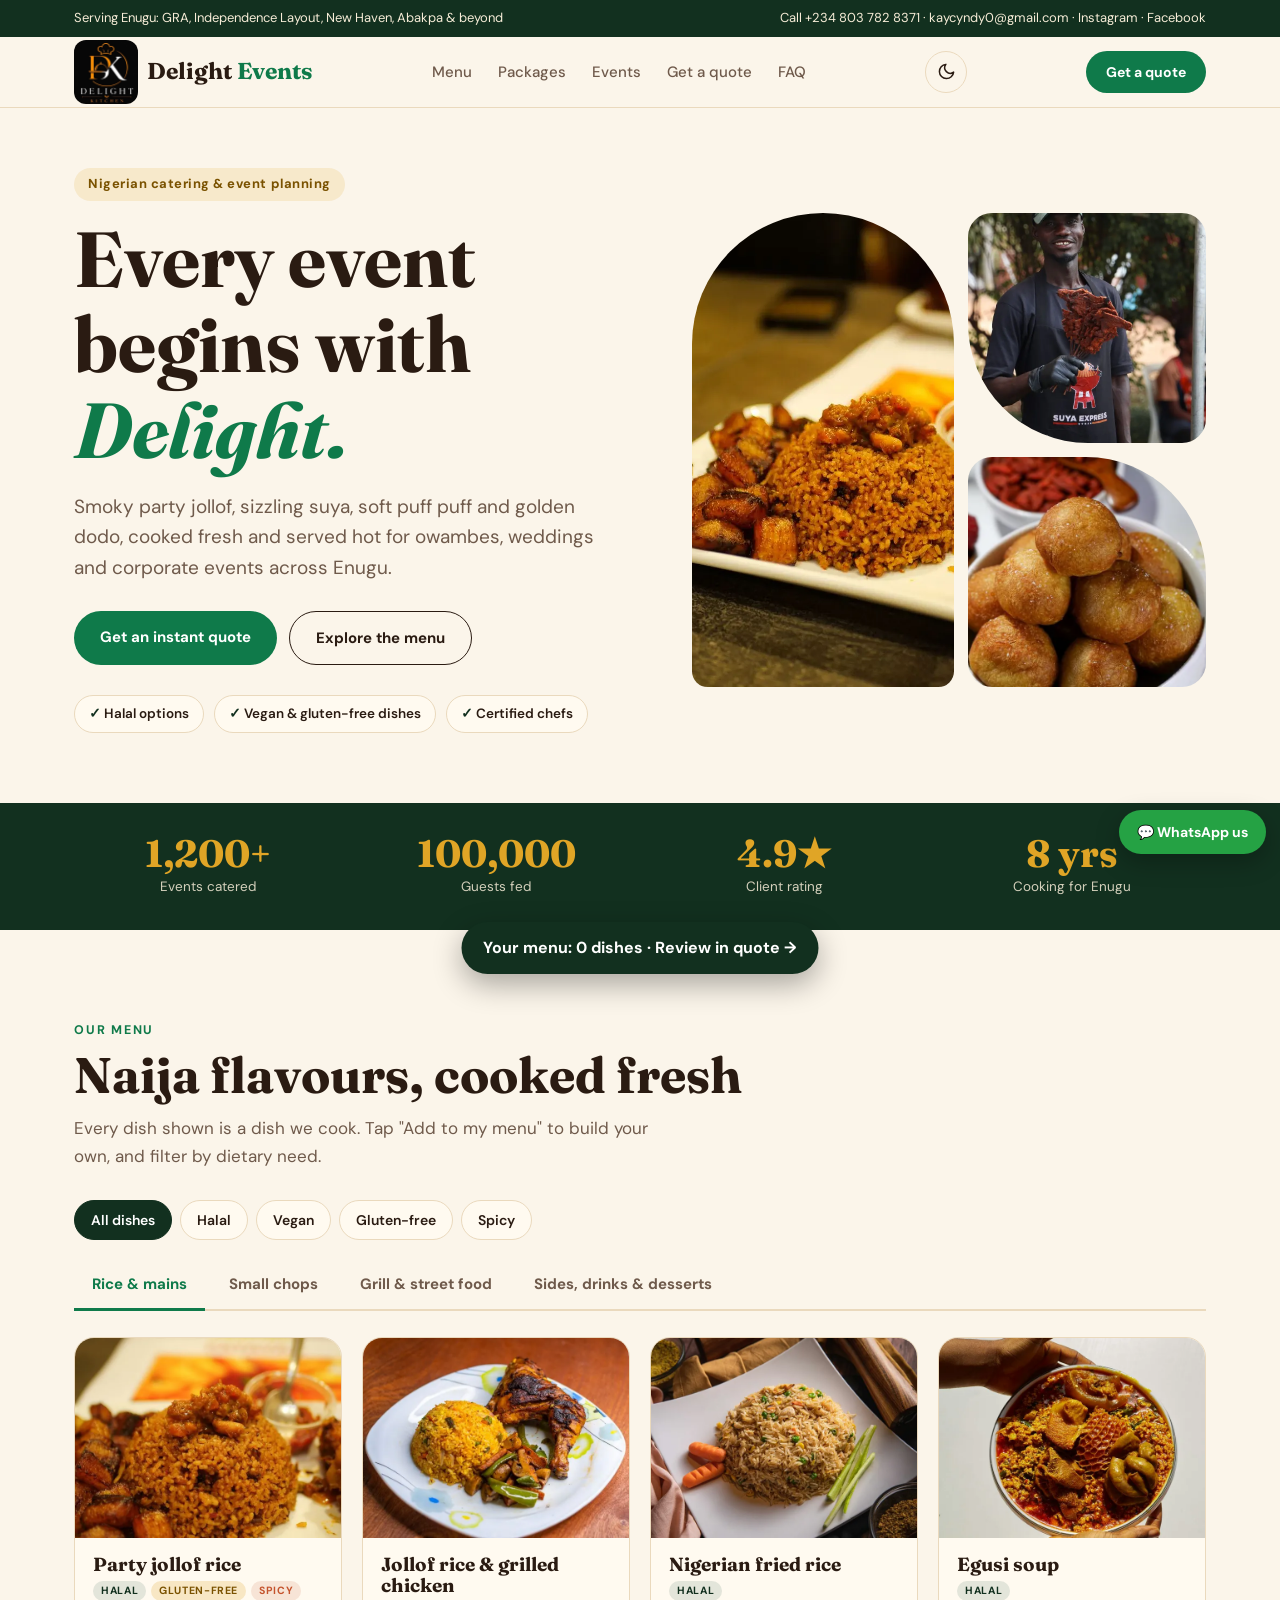
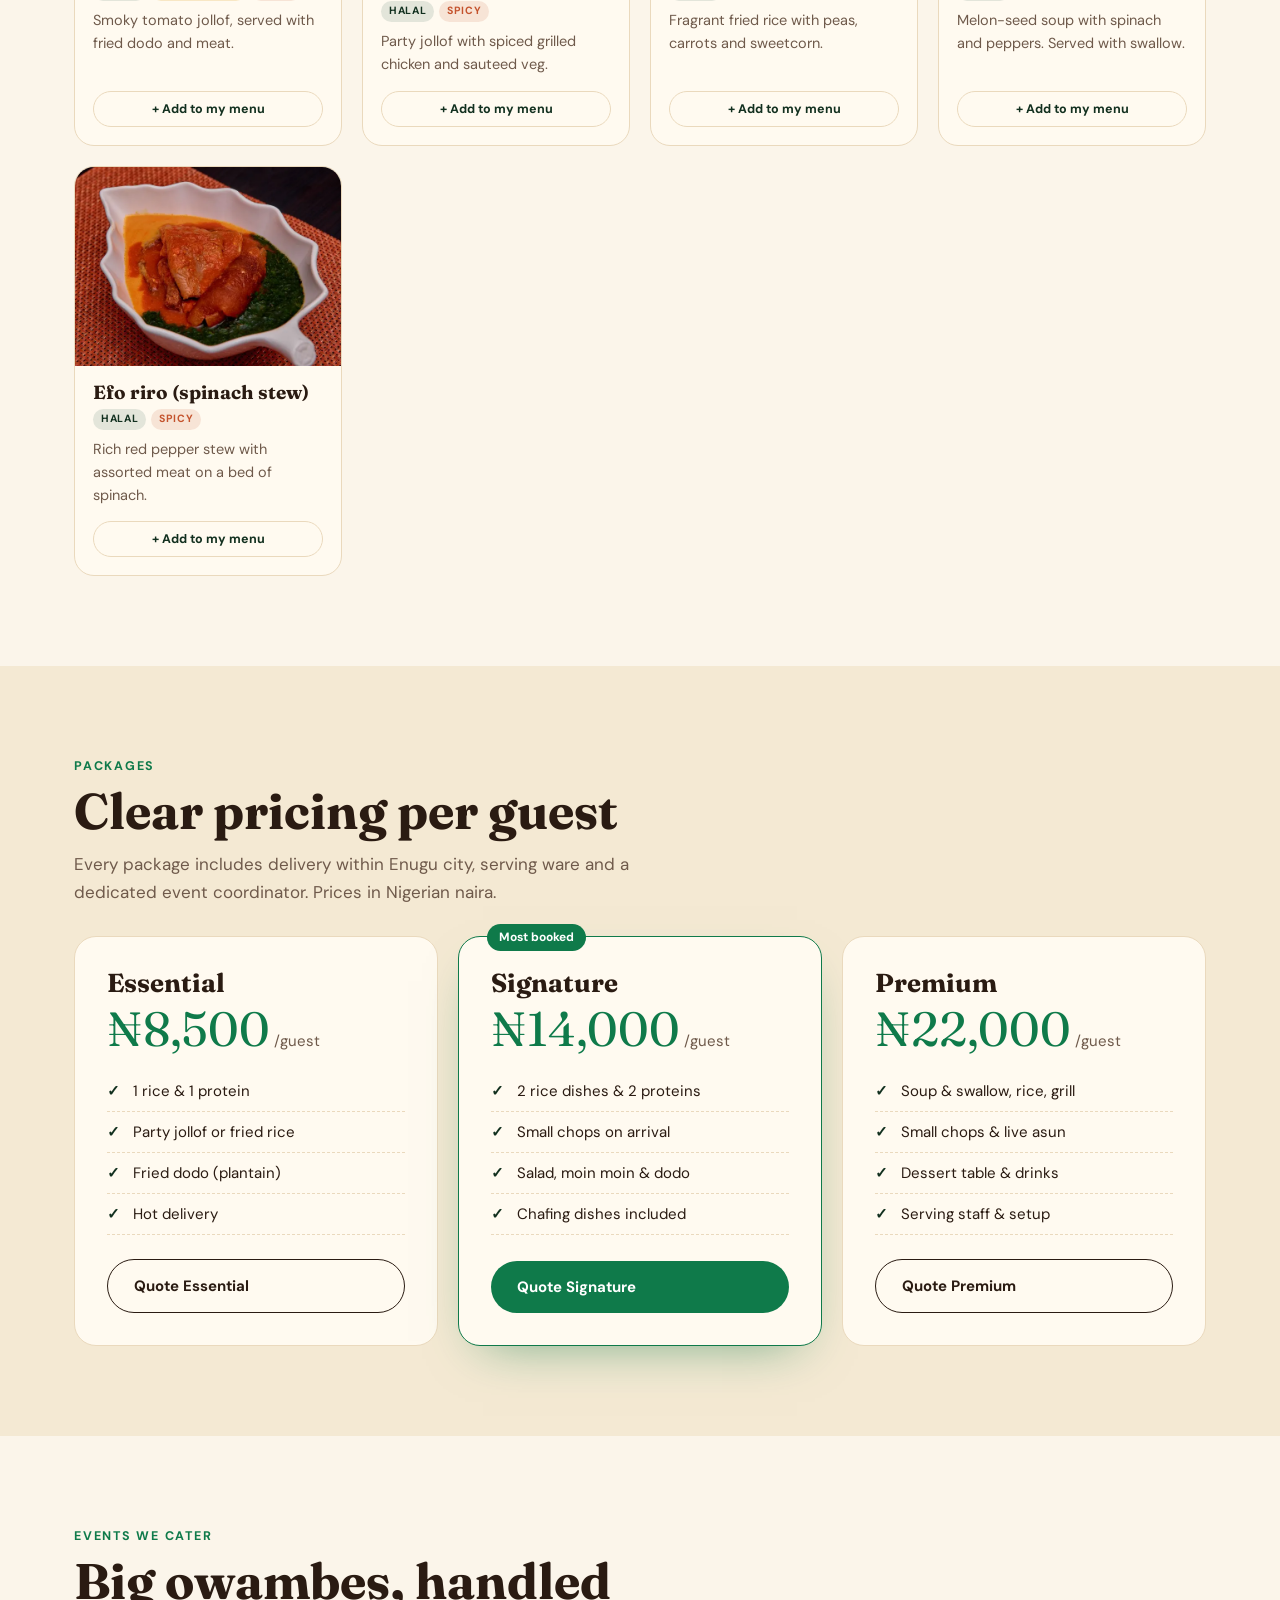
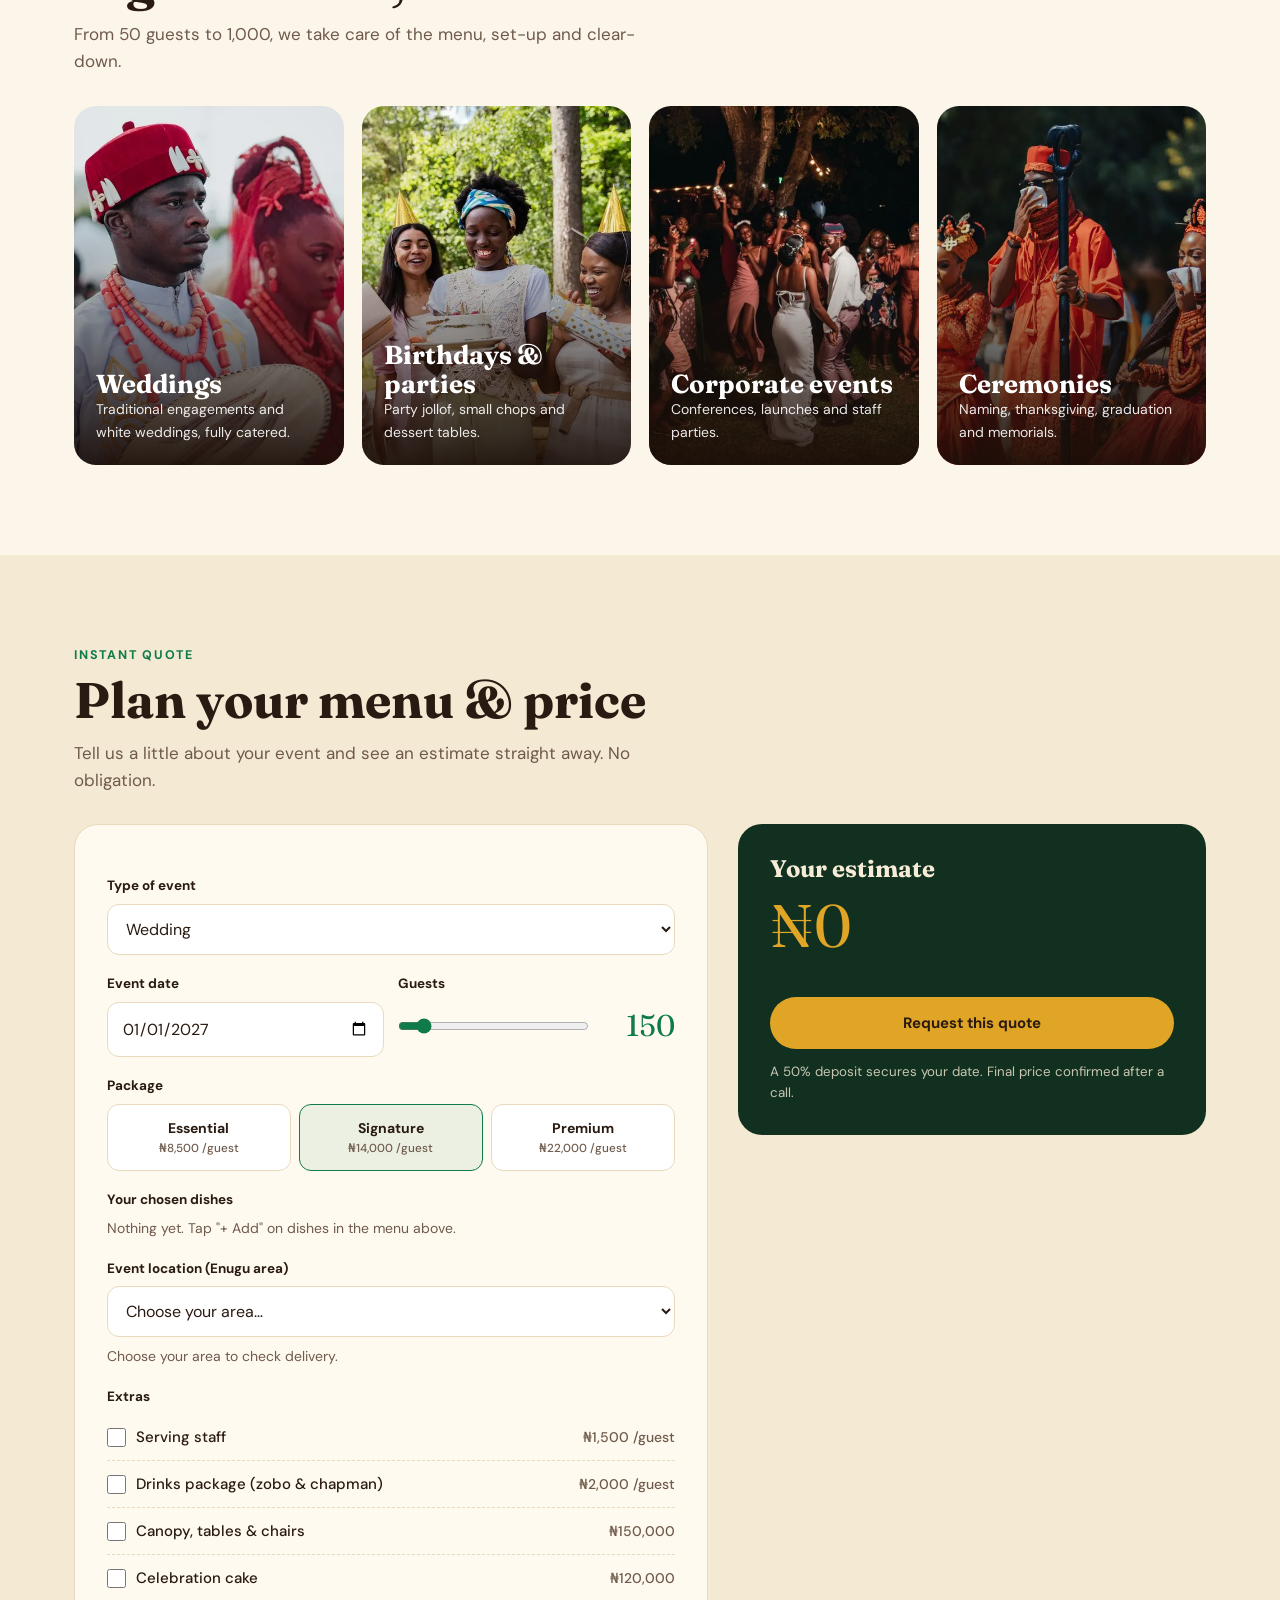
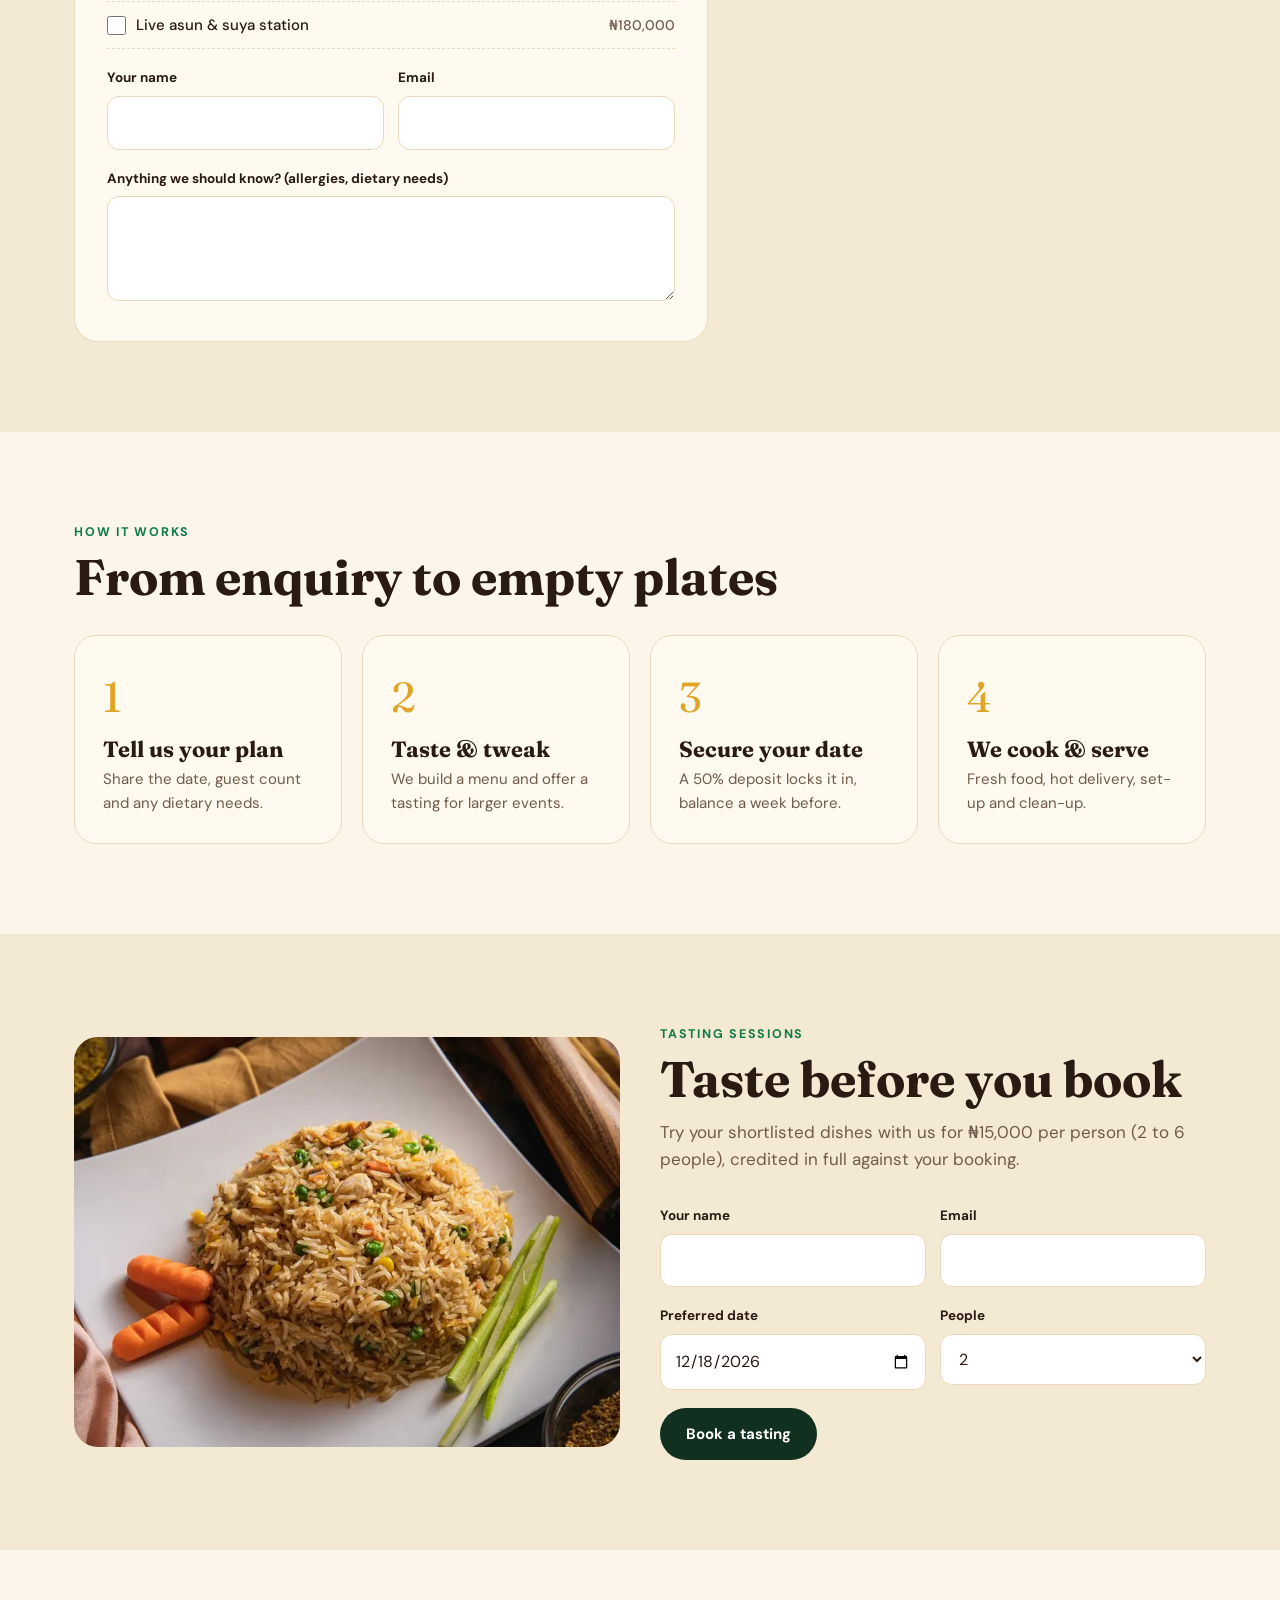
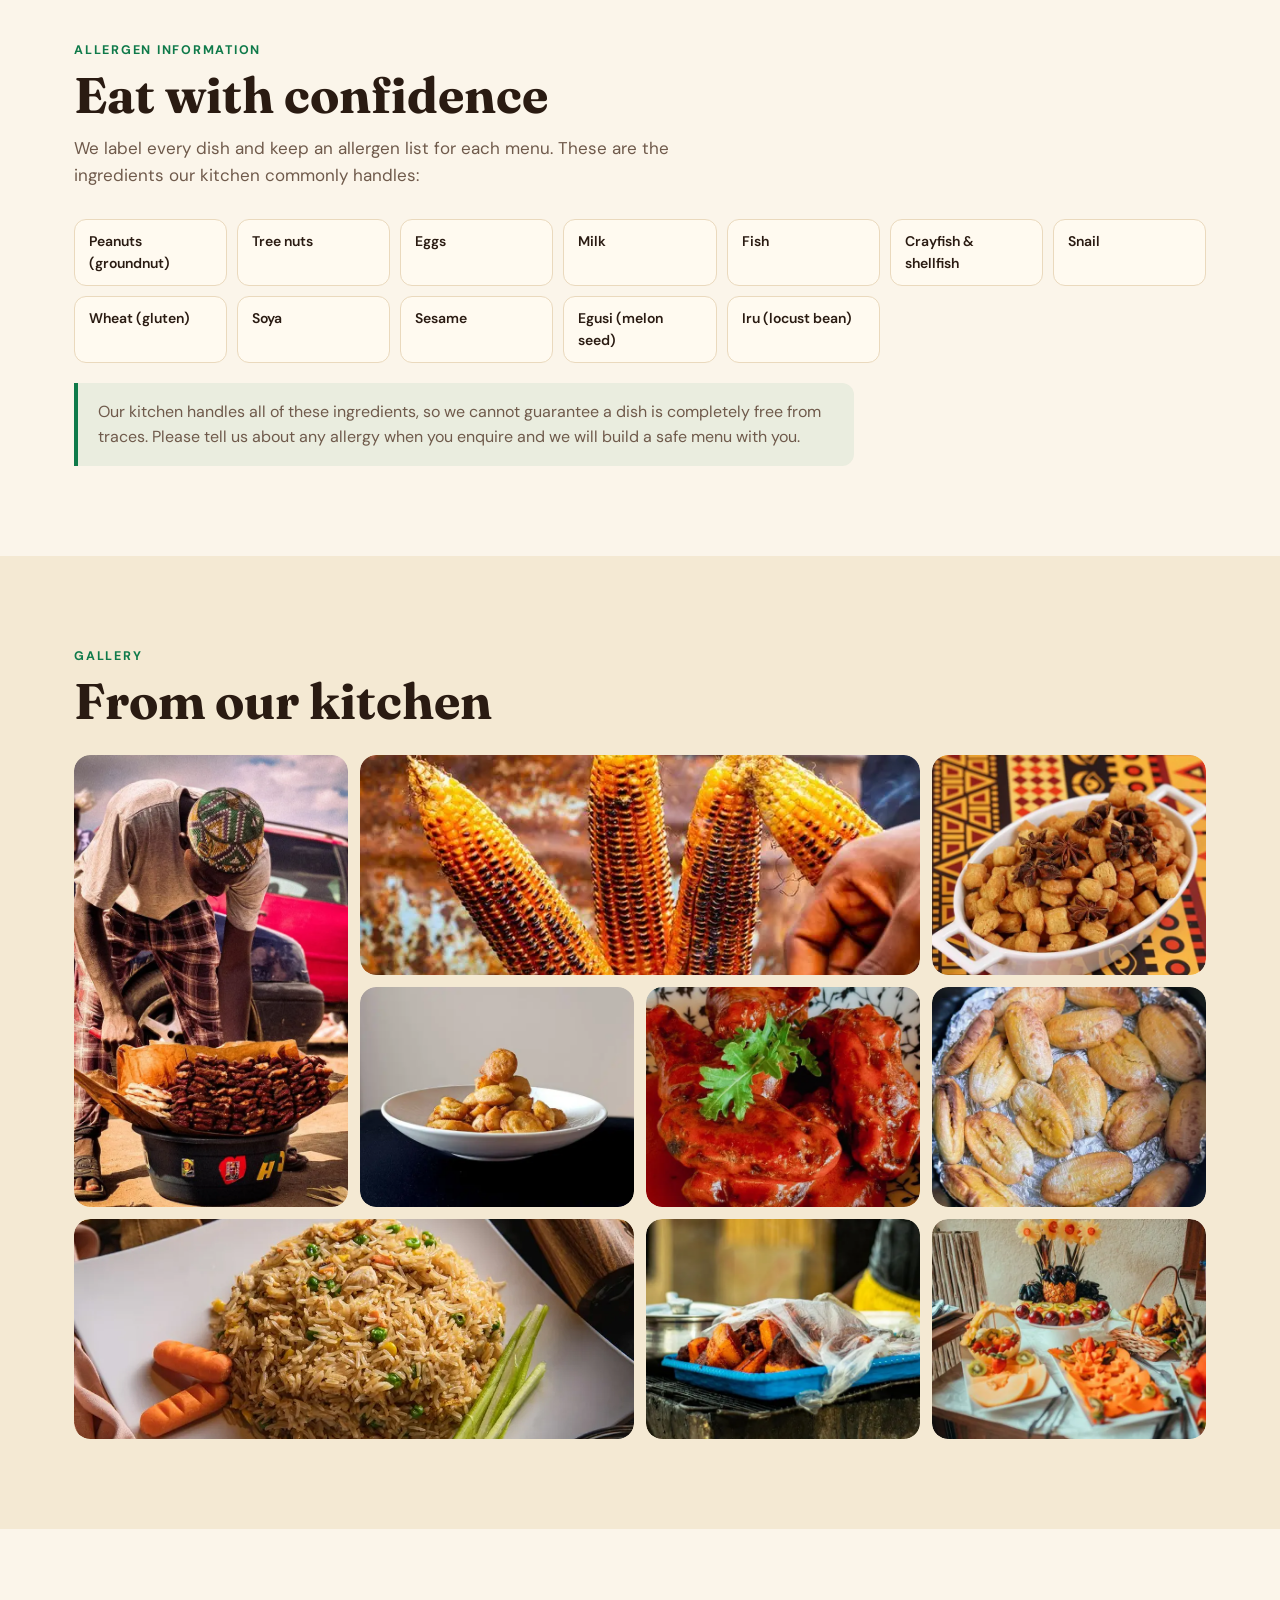
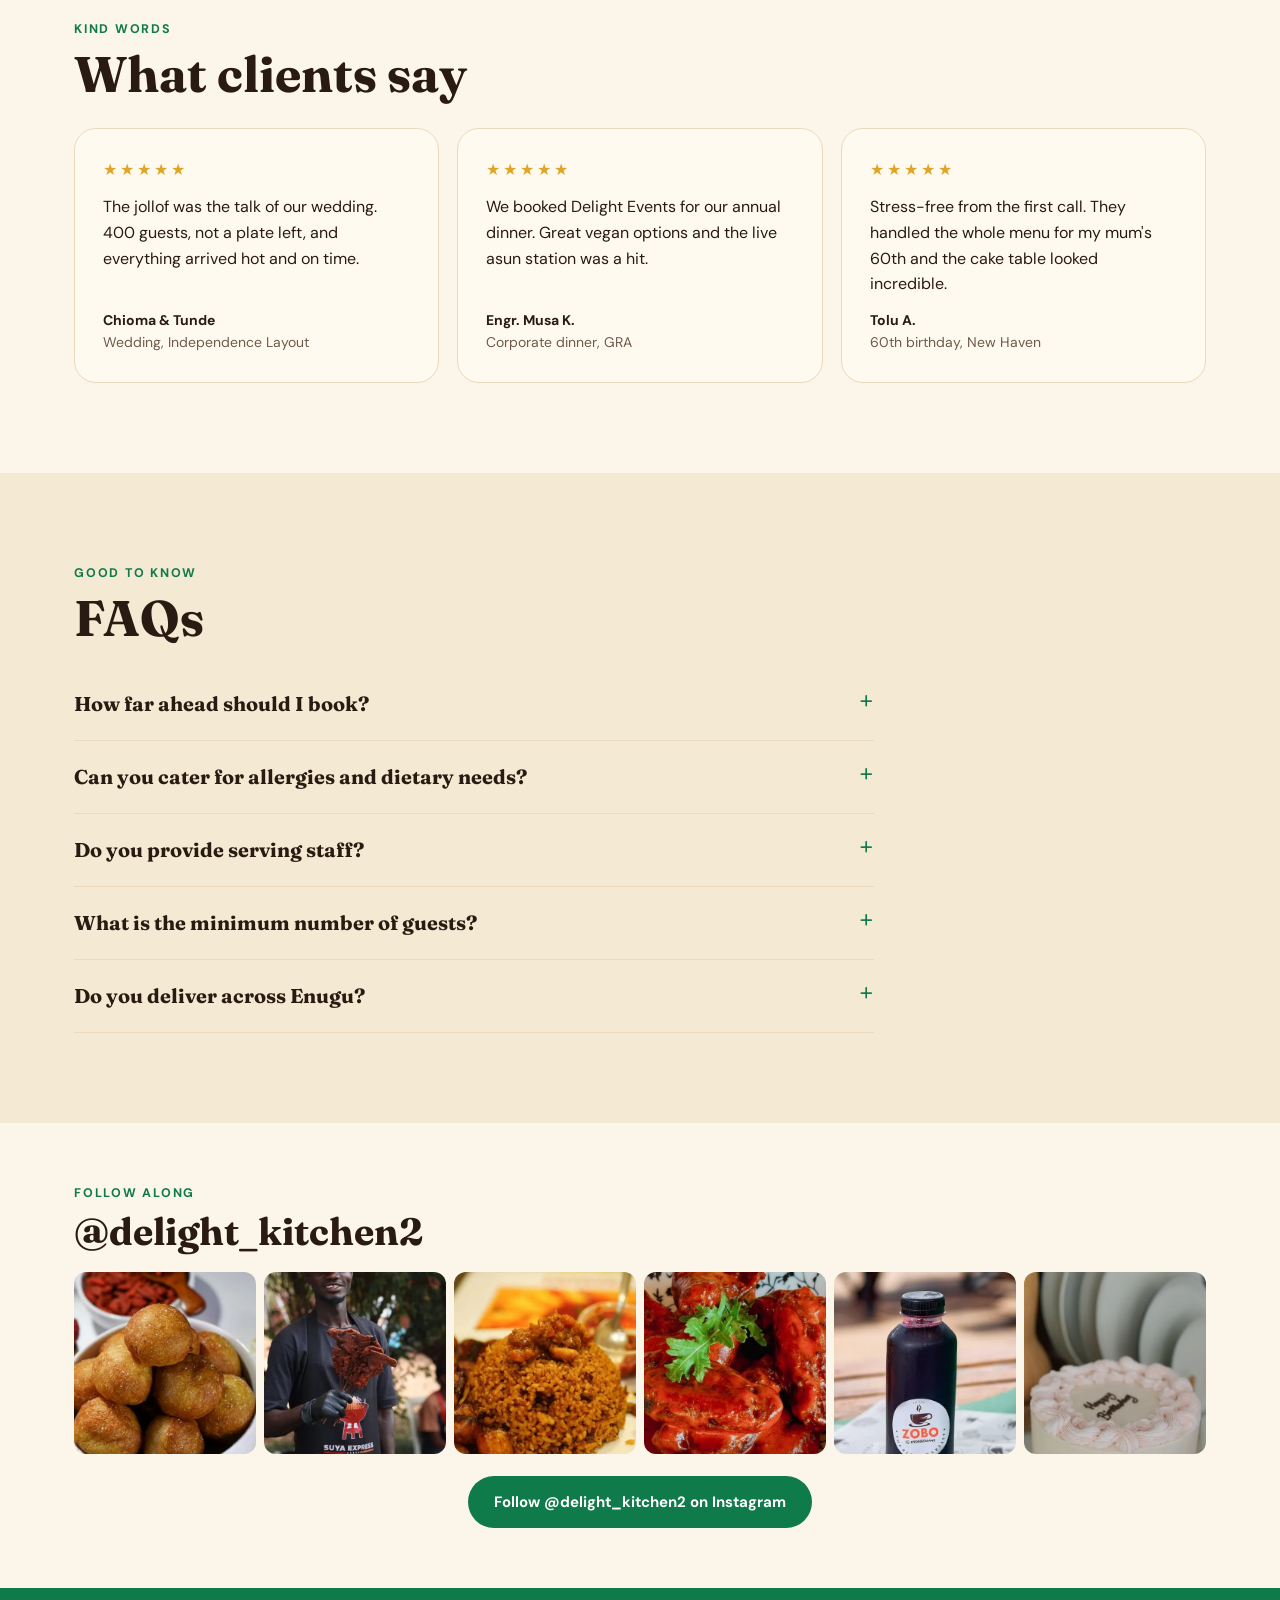
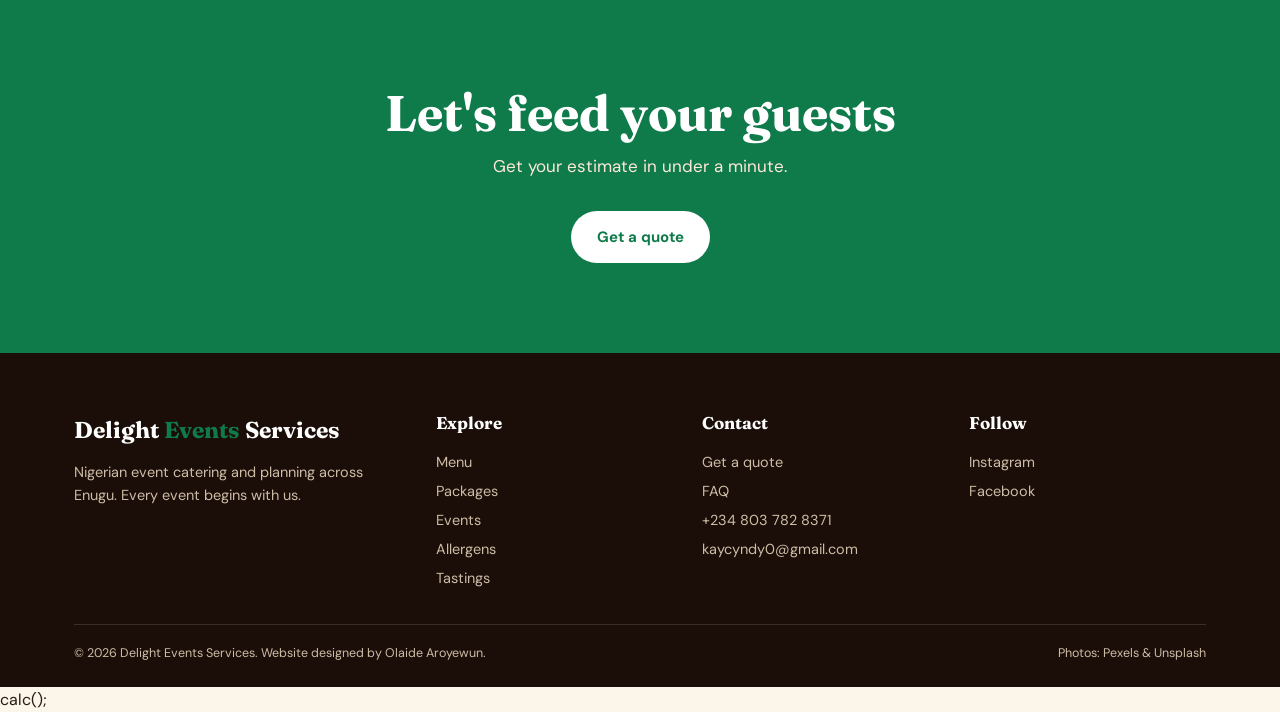
<file: delighteventsservices/index.html>
<!DOCTYPE html>
<html lang="en-GB">
<head>
<meta charset="utf-8"><meta name="viewport" content="width=device-width, initial-scale=1">
<title>Delight Events Services — Nigerian event catering in Enugu</title>
<meta name="description" content="Owambes, weddings, birthdays and corporate events catered with party jollof, asun, small chops and more across Enugu. Get an instant quote.">
<link rel="icon" href="data:image/svg+xml,%3Csvg xmlns='http://www.w3.org/2000/svg' viewBox='0 0 32 32'%3E%3Ccircle cx='16' cy='16' r='15' fill='%230f7a4a'/%3E%3Cpath d='M8 19c0-5 3.6-9 8-9s8 4 8 9H8z' fill='%23fbf5ea'/%3E%3C/svg%3E">
<link href="https://fonts.googleapis.com/css2?family=DM+Sans:wght@400;500;600;700&family=Fraunces:wght@600;700&display=swap" rel="stylesheet">
<style>
:root{--terb:#0f7a4a;--grt:#12301f;--wh:#fff;--navbg:rgba(251,245,234,.94);--dashc:#d9c49f;--foot:#1b0e08;--cta2:#fff;--bg:#fbf5ea;--bg2:#f4e9d3;--ink:#2a1b12;--mut:#6f5a4b;--ter:#0f7a4a;--saf:#e0a526;--grn:#12301f;--hot:#c4532d;--card:#fffaf0;--line:#ead9bd}
*{box-sizing:border-box;margin:0;padding:0}html{scroll-behavior:smooth}
body{background:var(--bg);color:var(--ink);font-family:'DM Sans',sans-serif;line-height:1.6;-webkit-font-smoothing:antialiased}
a{color:inherit}button{font:inherit;color:inherit;cursor:pointer}img{max-width:100%}
h1,h2,h3,.serif{font-family:'Fraunces',serif;font-weight:700;line-height:1.1}
.wrap{max-width:1180px;margin:0 auto;padding:0 24px}
.top{background:var(--grn);color:#f6ecd7;font-size:13px}.top .wrap{display:flex;justify-content:space-between;gap:10px;padding-top:8px;padding-bottom:8px;flex-wrap:wrap}
nav{position:sticky;top:0;z-index:40;background:var(--navbg);backdrop-filter:blur(10px);border-bottom:1px solid var(--line)}
nav .wrap{display:flex;justify-content:space-between;align-items:center;height:70px;position:relative}
.logo{font-family:Fraunces,serif;font-weight:700;font-size:23px;text-decoration:none;display:flex;align-items:center;gap:9px}.logo b{color:var(--ter)}
nav ul{display:flex;gap:26px;list-style:none;font-size:15px;font-weight:500}nav ul a{text-decoration:none;color:var(--mut)}nav ul a:hover{color:var(--ter)}
.btn{display:inline-block;padding:14px 26px;border-radius:999px;font-weight:700;font-size:15px;text-decoration:none;background:var(--terb);color:#fff;border:0;transition:.2s}.btn:hover{background:#0b5c38;transform:translateY(-2px)}
.btn.g{background:none;color:var(--ink);border:1.5px solid var(--ink)}.btn.g:hover{background:var(--ink);color:#fff}.btn.sm{padding:10px 20px;font-size:14px}.btn.gr{background:var(--grn)}.btn.gr:hover{background:#0a1f13}
.burger{display:none;background:none;border:1px solid var(--line);width:44px;height:44px;border-radius:10px;align-items:center;justify-content:center;flex-direction:column;gap:5px}.burger i{display:block;width:20px;height:2px;background:var(--ink)}
@media(max-width:900px){.burger{display:flex}nav .wrap>.btn{display:none}nav ul{display:none;position:absolute;top:70px;left:0;right:0;flex-direction:column;gap:0;background:var(--bg);padding:6px 24px 16px;border-bottom:1px solid var(--line);box-shadow:0 20px 30px #0002}nav ul.open{display:flex}nav ul li a{display:block;padding:14px 0;border-bottom:1px solid var(--line)}}
.hero .wrap{display:grid;grid-template-columns:1.05fr .95fr;gap:50px;align-items:center;padding-top:60px;padding-bottom:70px}@media(max-width:940px){.hero .wrap{grid-template-columns:1fr;padding-top:36px}}
.kick{display:inline-block;background:#e0a52628;color:#7a5200;padding:6px 14px;border-radius:999px;font-weight:700;font-size:13px;letter-spacing:.04em}
h1{font-size:clamp(42px,6.4vw,78px);margin:16px 0 18px}h1 em{color:var(--ter);font-style:italic}
.lede{font-size:19px;color:var(--mut);max-width:520px}
.ctas{display:flex;gap:12px;flex-wrap:wrap;margin-top:28px}
.badges{display:flex;gap:10px;flex-wrap:wrap;margin-top:30px}.badges span{background:var(--card);border:1px solid var(--line);padding:7px 14px;border-radius:999px;font-size:13.5px;font-weight:600}.badges span:before{content:"✓ ";color:var(--grt)}
.collage{display:grid;grid-template-columns:1.1fr 1fr;grid-template-rows:230px 230px;gap:14px}.collage img{width:100%;height:100%;object-fit:cover;display:block}.collage .a{grid-row:span 2;border-radius:200px 200px 24px 24px}.collage .b{border-radius:24px 24px 24px 120px}.collage .c{border-radius:24px 120px 24px 24px}
@media(max-width:560px){.collage{grid-template-rows:170px 170px}}
.strip{background:var(--grn);color:#f6ecd7}.strip .wrap{display:grid;grid-template-columns:repeat(4,1fr);gap:20px;padding-top:32px;padding-bottom:32px;text-align:center}@media(max-width:700px){.strip .wrap{grid-template-columns:1fr 1fr}}
.strip b{display:block;font-family:Fraunces;font-size:38px;color:var(--saf);line-height:1}.strip span{font-size:13.5px;opacity:.85}
section{padding:90px 0}.alt{background:var(--bg2)}
.eyebrow{color:var(--ter);font-weight:700;letter-spacing:.14em;text-transform:uppercase;font-size:12.5px}
h2.t{font-size:clamp(32px,4.6vw,50px);margin:8px 0 12px}.sub{color:var(--mut);max-width:600px;font-size:17px;margin-bottom:30px}
.chips{display:flex;gap:8px;flex-wrap:wrap;margin-bottom:14px}.chip{padding:8px 16px;border-radius:999px;border:1.5px solid var(--line);background:var(--card);font-weight:600;font-size:14px}.chip.on{background:var(--grn);border-color:var(--grn);color:#fff}
.tabs{display:flex;gap:6px;flex-wrap:wrap;margin:18px 0 26px;border-bottom:2px solid var(--line)}.tab{padding:12px 18px;background:none;border:0;font-weight:700;font-size:15px;color:var(--mut);position:relative;top:2px;border-bottom:3px solid transparent}.tab.on{color:var(--ter);border-color:var(--ter)}
.panel{display:none;grid-template-columns:.8fr 1.2fr;gap:36px;align-items:start}.panel.on{display:grid}@media(max-width:860px){.panel.on{grid-template-columns:1fr}}
.panel>img{width:100%;border-radius:22px;aspect-ratio:4/5;max-height:560px;object-fit:cover;position:sticky;top:96px}@media(max-width:860px){.panel>img{aspect-ratio:16/10;position:static}}
.dish{padding:16px 0;border-bottom:1px dashed var(--dashc)}.dish h3{font-size:20px;display:flex;gap:8px;align-items:center;flex-wrap:wrap}.dish p{color:var(--mut);font-size:15px;margin-top:2px}
.tg{font-family:'DM Sans';font-size:10.5px;font-weight:700;letter-spacing:.06em;padding:2px 8px;border-radius:999px;text-transform:uppercase}.tg.h{background:#1f4d3a1f;color:var(--grt)}.tg.v{background:#4c9a2a22;color:#2f6f12}.tg.gf{background:#e0a52638;color:#7a5200}.tg.s{background:#c4532d22;color:var(--hot)}
.empty{display:none;color:var(--mut);padding:20px 0}
.pk{display:grid;grid-template-columns:repeat(auto-fit,minmax(270px,1fr));gap:20px;align-items:stretch}
.pkg{background:var(--card);border:1.5px solid var(--line);border-radius:22px;padding:32px;display:flex;flex-direction:column;position:relative}.pkg.f{border-color:var(--ter);box-shadow:0 20px 50px -25px #0f7a4a99}.pkg.f:before{content:"Most booked";position:absolute;top:-13px;left:28px;background:var(--terb);color:#fff;font-size:12px;font-weight:700;padding:4px 12px;border-radius:999px}
.pkg h3{font-size:26px}.pkg .p{font-family:Fraunces;font-size:48px;color:var(--ter);margin:8px 0 2px;line-height:1}.pkg .p small{font-family:'DM Sans';font-size:15px;color:var(--mut)}.pkg ul{list-style:none;margin:16px 0 24px;flex:1}.pkg li{padding:8px 0 8px 26px;position:relative;border-bottom:1px dashed var(--line);font-size:15px}.pkg li:before{content:"✓";position:absolute;left:0;color:var(--grt);font-weight:700}
.ev{display:grid;grid-template-columns:repeat(auto-fit,minmax(240px,1fr));gap:18px}.evc{position:relative;border-radius:22px;overflow:hidden;aspect-ratio:3/4;color:#fff}.evc img{position:absolute;inset:0;width:100%;height:100%;object-fit:cover;transition:transform .6s}.evc:hover img{transform:scale(1.06)}.evc div{position:absolute;inset:0;padding:22px;display:flex;flex-direction:column;justify-content:flex-end;background:linear-gradient(transparent 35%,#1b0e08ee)}.evc h3{font-size:26px}.evc p{font-size:14px;opacity:.9}
.qb{display:grid;grid-template-columns:1.15fr .85fr;gap:30px;align-items:start}@media(max-width:900px){.qb{grid-template-columns:1fr}}
.card{background:var(--card);border:1.5px solid var(--line);border-radius:24px;padding:32px}
label{display:block;font-weight:700;font-size:13.5px;margin:18px 0 7px}
select,input[type=date],input[type=text],input[type=email],input[type=tel],textarea{width:100%;background:var(--wh);border:1.5px solid var(--line);padding:13px 14px;border-radius:12px;font:inherit;color:var(--ink)}select:focus,input:focus,textarea:focus{outline:2px solid var(--ter);outline-offset:1px}
.row2{display:grid;grid-template-columns:1fr 1fr;gap:14px}@media(max-width:560px){.row2{grid-template-columns:1fr}}
.rng{display:flex;align-items:center;gap:16px}.rng input{flex:1;accent-color:var(--ter)}.rng output{font-family:Fraunces;font-size:30px;color:var(--ter);min-width:70px;text-align:right}
.pkopts{display:grid;grid-template-columns:repeat(3,1fr);gap:8px}.po{padding:12px 6px;border:1.5px solid var(--line);border-radius:12px;background:var(--wh);text-align:center;font-weight:700;font-size:14px}.po small{display:block;font-weight:500;color:var(--mut)}.po.on{border-color:var(--ter);background:#0f7a4a14}
.ex{display:flex;align-items:center;gap:10px;padding:11px 0;border-bottom:1px dashed var(--line);font-weight:500;font-size:15px;margin:0;cursor:pointer}.ex input{width:19px;height:19px;accent-color:var(--ter)}.ex span{margin-left:auto;color:var(--mut);font-size:14px}
.est{background:var(--grn);color:#f6ecd7;border-radius:24px;padding:32px;position:sticky;top:96px}.est h3{font-size:24px;margin-bottom:12px}.est .tot{font-family:Fraunces;font-size:60px;color:var(--saf);line-height:1}.est small{opacity:.8}.est table{width:100%;margin:18px 0;border-collapse:collapse;font-size:15px}.est td{padding:7px 0;border-bottom:1px solid #ffffff22}.est td:last-child{text-align:right}.est .btn{width:100%;text-align:center;background:var(--saf);color:#2a1b12;margin-top:6px}.est .btn:hover{background:#f4b92c}
.okq{display:none;text-align:center;padding:10px}.okq h3{font-size:28px;color:var(--saf)}.okq p{margin-top:8px}
.steps{display:grid;grid-template-columns:repeat(auto-fit,minmax(230px,1fr));gap:20px}.step{padding:28px;background:var(--card);border:1.5px solid var(--line);border-radius:22px}.step i{font-style:normal;font-family:Fraunces;font-size:42px;color:var(--saf)}.step h3{font-size:22px;margin:6px 0}.step p{color:var(--mut);font-size:15px}
.gal{display:grid;grid-auto-flow:dense;grid-template-columns:repeat(4,1fr);grid-auto-rows:220px;gap:12px}.gal img{width:100%;height:100%;object-fit:cover;border-radius:16px;display:block;transition:transform .5s}.gal figure{overflow:hidden;border-radius:16px}.gal figure:hover img{transform:scale(1.06)}.gal .w{grid-column:span 2}.gal .t{grid-row:span 2}@media(max-width:760px){.gal{grid-template-columns:1fr 1fr;grid-auto-rows:170px}}
.rev{display:grid;grid-template-columns:repeat(auto-fit,minmax(280px,1fr));gap:18px}.rv{background:var(--card);border:1.5px solid var(--line);border-radius:22px;padding:28px;display:flex;flex-direction:column;gap:12px}.st{color:var(--saf);letter-spacing:3px}.rv p{flex:1}.rv .who{font-size:14px;color:var(--mut)}.rv .who b{color:var(--ink);display:block}
.faq{max-width:800px}.q{border-bottom:1.5px solid var(--line)}.q button{width:100%;text-align:left;background:none;border:0;padding:20px 0;display:flex;justify-content:space-between;gap:16px;font-family:Fraunces;font-size:20px;font-weight:700}.q button:after{content:"+";color:var(--ter);font-size:26px;line-height:1}.q.on button:after{content:"–"}.q div{display:none;color:var(--mut);padding:0 0 20px;max-width:660px}.q.on div{display:block}
.cta{background:var(--terb);color:#fff;text-align:center}.cta .sub{color:#ffe9d9;margin-inline:auto}.cta .btn{background:var(--wh);color:var(--ter)}
footer{background:var(--foot);color:#cdbca6;padding:56px 0 24px;font-size:14.5px}.fg{display:grid;grid-template-columns:1.4fr 1fr 1fr 1fr;gap:30px}@media(max-width:860px){.fg{grid-template-columns:1fr 1fr}}footer h4{font-family:Fraunces;color:#fff;margin-bottom:12px;font-size:17px}footer a{display:block;text-decoration:none;padding:3px 0}footer a:hover{color:var(--saf)}.copy{margin-top:30px;padding-top:18px;border-top:1px solid #ffffff22;display:flex;justify-content:space-between;gap:10px;flex-wrap:wrap;font-size:12.5px}
.ribbon{position:fixed;right:0;bottom:0;z-index:99;background:#000d;color:#fff;font:600 11px/1 system-ui,sans-serif;letter-spacing:.06em;padding:8px 12px;border-top-left-radius:10px;text-transform:uppercase}
.totop{position:fixed;left:16px;bottom:16px;z-index:40;width:44px;height:44px;border-radius:50%;background:var(--terb);color:#fff;border:0;font-size:20px;font-weight:700;opacity:0;pointer-events:none;transition:.3s}.totop.on{opacity:1;pointer-events:auto}

.add{margin-left:auto;background:var(--card);border:1.5px solid var(--line);border-radius:999px;padding:5px 14px;font:700 12.5px 'DM Sans';color:var(--grt)}.add:hover{border-color:var(--grt)}.add.on{background:var(--grn);border-color:var(--grn);color:#fff}
.mbar{position:fixed;left:50%;bottom:16px;transform:translate(-50%,90px);z-index:45;background:var(--grn);color:#fff;border:0;border-radius:999px;padding:13px 22px;font-weight:700;box-shadow:0 10px 30px #0005;transition:.35s;white-space:nowrap}.mbar.on{transform:translate(-50%,0)}
.wa{position:fixed;right:14px;bottom:46px;z-index:44;background:#25a244;color:#fff;border-radius:999px;padding:11px 18px;font-weight:700;font-size:14px;text-decoration:none;box-shadow:0 8px 24px #0004}.wa:hover{background:#1c8a37}
@media(max-width:560px){.wa span{display:none}.wa{padding:12px 14px}}
.chosen{display:flex;gap:6px;flex-wrap:wrap;margin-bottom:4px}.chosen span{background:#1f4d3a18;color:var(--grt);border-radius:999px;padding:5px 6px 5px 12px;font-size:13px;font-weight:600;display:inline-flex;gap:6px;align-items:center}.chosen button{background:none;border:0;font-size:17px;line-height:1;color:var(--grt)}.chosen em{color:var(--mut);font-style:normal;font-size:14px}
.dv{display:flex;gap:10px}.dv input{flex:1}.dv .btn{padding:11px 20px;border-radius:12px}.dvm{font-size:14px;margin-top:8px;color:var(--mut)}.dvm.ok{color:var(--grt);font-weight:600}.dvm.no{color:var(--ter);font-weight:600}
.tasting{display:grid;grid-template-columns:1fr 1fr;gap:40px;align-items:center}@media(max-width:860px){.tasting{grid-template-columns:1fr}}.tasting>img{width:100%;border-radius:24px;aspect-ratio:4/3;object-fit:cover}
.alg{display:grid;grid-template-columns:repeat(auto-fit,minmax(150px,1fr));gap:10px;margin:20px 0}.alg span{background:var(--card);border:1.5px solid var(--line);border-radius:12px;padding:10px 14px;font-weight:600;font-size:14px}.note{background:#0f7a4a12;border-left:4px solid var(--ter);padding:16px 20px;border-radius:0 12px 12px 0;color:var(--mut);max-width:780px}
.ig{display:grid;grid-template-columns:repeat(6,1fr);gap:8px;margin-top:20px}.ig a{aspect-ratio:1;overflow:hidden;display:block;border-radius:12px}.ig img{width:100%;height:100%;object-fit:cover;transition:transform .5s;display:block}.ig a:hover img{transform:scale(1.1)}@media(max-width:760px){.ig{grid-template-columns:repeat(3,1fr)}}
.panel.on{display:block}.dg{display:grid;grid-template-columns:repeat(auto-fill,minmax(230px,1fr));gap:20px}.dish{padding:0!important;border:1.5px solid var(--line)!important;border-radius:20px;background:var(--card);overflow:hidden;display:flex;flex-direction:column}.dish img{width:100%;aspect-ratio:4/3;object-fit:cover;display:block}.db{padding:16px 18px 18px;display:flex;flex-direction:column;gap:6px;flex:1}.db h3{font-size:19px}.db p{flex:1;color:var(--mut);font-size:14.5px}.tgs{display:flex;gap:5px;flex-wrap:wrap}.db .add{margin:8px 0 0;width:100%;padding:9px 0}
.top a{color:inherit;text-decoration:none}.top a:hover{text-decoration:underline}
.tbtn{width:42px;height:42px;border-radius:50%;border:1.5px solid var(--line);background:transparent;color:var(--ink);display:grid;place-items:center;flex:none;cursor:pointer;transition:.2s}.tbtn:hover{border-color:var(--ink)}.tbtn .su{display:none}html[data-theme=night] .tbtn .su{display:block}html[data-theme=night] .tbtn .mo{display:none}body,nav,section,footer{transition:background-color .25s,color .25s}
html[data-theme=night]{color-scheme:dark;--bg:#14100c;--bg2:#1c1610;--ink:#f3e8d4;--mut:#b6a58d;--ter:#4fd08c;--terb:#0f7a4a;--saf:#f0b73a;--grn:#0f2a1b;--grt:#7fe0a8;--card:#201912;--line:#35291c;--wh:#2a2118;--navbg:rgba(20,16,12,.94);--dashc:#4a3b28;--foot:#0b0806}
html[data-theme=night] .tg.v{color:#a6dd7e;background:#6fbf4533}
html[data-theme=night] .tg.gf,html[data-theme=night] .kick{color:#f0b73a}
html[data-theme=night] .tg.h{background:#8fd3a822}
html[data-theme=night] .cta{background:#0c5a37}
html[data-theme=night] .cta .btn{background:#f3e8d4;color:#0c5a37}
html[data-theme=night] .pkg.f{box-shadow:0 20px 50px -25px #0f7a4a99}
html[data-theme=night] nav ul{box-shadow:none}
html[data-theme=night] .est{background:#0f2a1b}
html[data-theme=night] .po.on,html[data-theme=night] .note{background:#4fd08c18}
html[data-theme=night] .chosen span{background:#8fd3a81c}
html[data-theme=night] img{filter:brightness(.92)}
html[data-theme=night] .mbar{background:#0f2a1b}

.logo .lg{width:64px;height:64px;border-radius:12px;object-fit:cover;background:#000;flex:none}html[data-theme=night] .logo .lg{filter:none}
</style>
<script>(function(){try{var t=localStorage.getItem('theme');if(!t)t=matchMedia('(prefers-color-scheme:dark)').matches?'night':'day';document.documentElement.dataset.theme=t}catch(e){document.documentElement.dataset.theme='day'}})()</script><meta name="theme-color" content="#fbf5ea" data-d="#fbf5ea" data-n="#14100c"></head>
<body>
<div class="top"><div class="wrap"><span>Serving Enugu: GRA, Independence Layout, New Haven, Abakpa &amp; beyond</span><span><a href="tel:+2348037828371">Call +234 803 782 8371</a> · <a href="mailto:kaycyndy0@gmail.com">kaycyndy0@gmail.com</a> · <a href="https://www.instagram.com/delight_kitchen2/" target="_blank" rel="noopener">Instagram</a> · <a href="https://www.facebook.com/Cyndyblackberryformanchester" target="_blank" rel="noopener">Facebook</a></span></div></div>
<nav><div class="wrap"><a class="logo" href="#top"><img class="lg" src="../site-img/dk-logo.webp" alt="Delight Kitchen logo" width="64" height="64"><span>Delight <b>Events</b></span></a>
<ul id="menu"><li><a href="#menu-sec">Menu</a></li><li><a href="#packages">Packages</a></li><li><a href="#events">Events</a></li><li><a href="#quote">Get a quote</a></li><li><a href="#faq">FAQ</a></li></ul><button class="tbtn" id="theme" type="button" aria-label="Switch to night mode" title="Day / night mode"><svg class="mo" width="19" height="19" viewBox="0 0 24 24" fill="none" stroke="currentColor" stroke-width="1.9" stroke-linecap="round" stroke-linejoin="round"><path d="M21 12.8A9 9 0 1 1 11.2 3a7 7 0 0 0 9.8 9.8z"/></svg><svg class="su" width="19" height="19" viewBox="0 0 24 24" fill="none" stroke="currentColor" stroke-width="1.9" stroke-linecap="round"><circle cx="12" cy="12" r="4"/><path d="M12 2v2M12 20v2M4.9 4.9l1.4 1.4M17.7 17.7l1.4 1.4M2 12h2M20 12h2M4.9 19.1l1.4-1.4M17.7 6.3l1.4-1.4"/></svg></button><a class="btn sm" href="#quote">Get a quote</a><button class="burger" id="burger" aria-label="Menu"><i></i><i></i><i></i></button></div></nav>

<header class="hero" id="top"><div class="wrap">
<div><span class="kick">Nigerian catering &amp; event planning</span><h1>Every event begins with <em>Delight.</em></h1><p class="lede">Smoky party jollof, sizzling suya, soft puff puff and golden dodo, cooked fresh and served hot for owambes, weddings and corporate events across Enugu.</p>
<div class="ctas"><a class="btn" href="#quote">Get an instant quote</a><a class="btn g" href="#menu-sec">Explore the menu</a></div>
<div class="badges"><span>Halal options</span><span>Vegan &amp; gluten-free dishes</span><span>Certified chefs</span></div></div>
<div class="collage"><img class="a" src="../site-img/d-hero-jollof.webp" alt="Party jollof rice with fried plantain"><img class="b" src="../site-img/d-hero-suya.webp" alt="Suya being grilled"><img class="c" src="../site-img/d-puff.webp" alt="Puff puff"></div>
</div></header>
<div class="strip"><div class="wrap"><div><b>1,200+</b><span>Events catered</span></div><div><b>100,000</b><span>Guests fed</span></div><div><b>4.9★</b><span>Client rating</span></div><div><b>8 yrs</b><span>Cooking for Enugu</span></div></div></div>

<section id="menu-sec"><div class="wrap"><div class="eyebrow">Our menu</div><h2 class="t">Naija flavours, cooked fresh</h2><p class="sub">Every dish shown is a dish we cook. Tap "Add to my menu" to build your own, and filter by dietary need.</p>
<div class="chips" id="chips"><button class="chip on" data-f="all">All dishes</button><button class="chip" data-f="h">Halal</button><button class="chip" data-f="v">Vegan</button><button class="chip" data-f="gf">Gluten-free</button><button class="chip" data-f="s">Spicy</button></div>
<div class="tabs" id="tabs"></div><div id="panels"></div></div></section>

<section id="packages" class="alt"><div class="wrap"><div class="eyebrow">Packages</div><h2 class="t">Clear pricing per guest</h2><p class="sub">Every package includes delivery within Enugu city, serving ware and a dedicated event coordinator. Prices in Nigerian naira.</p><div class="pk">
<div class="pkg"><h3>Essential</h3><div class="p">₦8,500<small> /guest</small></div><ul><li>1 rice &amp; 1 protein</li><li>Party jollof or fried rice</li><li>Fried dodo (plantain)</li><li>Hot delivery</li></ul><a class="btn g" href="#quote" data-pk="Essential">Quote Essential</a></div>
<div class="pkg f"><h3>Signature</h3><div class="p">₦14,000<small> /guest</small></div><ul><li>2 rice dishes &amp; 2 proteins</li><li>Small chops on arrival</li><li>Salad, moin moin &amp; dodo</li><li>Chafing dishes included</li></ul><a class="btn" href="#quote" data-pk="Signature">Quote Signature</a></div>
<div class="pkg"><h3>Premium</h3><div class="p">₦22,000<small> /guest</small></div><ul><li>Soup &amp; swallow, rice, grill</li><li>Small chops &amp; live asun</li><li>Dessert table &amp; drinks</li><li>Serving staff &amp; setup</li></ul><a class="btn g" href="#quote" data-pk="Premium">Quote Premium</a></div></div></div></section>

<section id="events"><div class="wrap"><div class="eyebrow">Events we cater</div><h2 class="t">Big owambes, handled</h2><p class="sub">From 50 guests to 1,000, we take care of the menu, set-up and clear-down.</p><div class="ev">
<div class="evc"><img src="../site-img/e-wedding.webp" alt="" loading="lazy"><div><h3>Weddings</h3><p>Traditional engagements and white weddings, fully catered.</p></div></div>
<div class="evc"><img src="../site-img/e-birthday.webp" alt="" loading="lazy"><div><h3>Birthdays &amp; parties</h3><p>Party jollof, small chops and dessert tables.</p></div></div>
<div class="evc"><img src="../site-img/n-night.webp" alt="" loading="lazy"><div><h3>Corporate events</h3><p>Conferences, launches and staff parties.</p></div></div>
<div class="evc"><img src="../site-img/e-ceremony.webp" alt="" loading="lazy"><div><h3>Ceremonies</h3><p>Naming, thanksgiving, graduation and memorials.</p></div></div></div></div></section>

<section id="quote" class="alt"><div class="wrap"><div class="eyebrow">Instant quote</div><h2 class="t">Plan your menu &amp; price</h2><p class="sub">Tell us a little about your event and see an estimate straight away. No obligation.</p>
<div class="qb"><div class="card" id="qcard"><label for="et">Type of event</label><select id="et"><option>Wedding</option><option>Birthday party</option><option>Corporate event</option><option>Naming ceremony</option><option>Thanksgiving or burial</option><option>Anniversary</option><option>Other</option></select>
<div class="row2"><div><label for="dt">Event date</label><input type="date" id="dt"></div><div><label>Guests</label><div class="rng"><input type="range" id="gs" min="50" max="1000" step="10" value="150"><output id="go">150</output></div></div></div>
<label>Package</label><div class="pkopts" id="po"><button type="button" class="po" data-p="Essential">Essential<small>₦8,500 /guest</small></button><button type="button" class="po on" data-p="Signature">Signature<small>₦14,000 /guest</small></button><button type="button" class="po" data-p="Premium">Premium<small>₦22,000 /guest</small></button></div>
<label>Your chosen dishes</label><div class="chosen" id="chosen"></div><label for="pc">Event location (Enugu area)</label><select id="pc"><option value="">Choose your area…</option><optgroup label="Enugu city"><option>Independence Layout</option><option>GRA</option><option>New Haven</option><option>Ogui</option><option>Uwani</option><option>Achara Layout</option><option>Trans-Ekulu</option><option>Abakpa Nike</option><option>Coal Camp</option></optgroup><optgroup label="Just outside the city"><option>Emene</option><option>Awkunanaw</option><option>Ngwo</option><option>Agbani</option><option>Udi</option></optgroup><optgroup label="Further out"><option>Nsukka</option><option>Oji River</option><option>Awgu</option><option>Oduma</option></optgroup><option>Outside Enugu State</option></select><div class="dvm" id="dvm">Choose your area to check delivery.</div><label>Extras</label><div id="exs"></div>
<div class="row2"><div><label for="qn">Your name</label><input type="text" id="qn"></div><div><label for="qe">Email</label><input type="email" id="qe"></div></div>
<label for="qm">Anything we should know? (allergies, dietary needs)</label><textarea id="qm" rows="3"></textarea></div>
<div class="est"><div id="estv"><h3>Your estimate</h3><div class="tot" id="tot">₦0</div><small id="per"></small><table id="tb"></table><p id="qerr" style="display:none;color:#ffb199;margin-bottom:8px;font-size:14px"></p><button class="btn" id="req">Request this quote</button><small style="display:block;margin-top:12px">A 50% deposit secures your date. Final price confirmed after a call.</small></div>
<div class="okq" id="okq"><h3>Request received</h3><p id="okt"></p></div></div></div></div></section>

<section><div class="wrap"><div class="eyebrow">How it works</div><h2 class="t">From enquiry to empty plates</h2><div class="steps" style="margin-top:30px"><div class="step"><i>1</i><h3>Tell us your plan</h3><p>Share the date, guest count and any dietary needs.</p></div><div class="step"><i>2</i><h3>Taste &amp; tweak</h3><p>We build a menu and offer a tasting for larger events.</p></div><div class="step"><i>3</i><h3>Secure your date</h3><p>A 50% deposit locks it in, balance a week before.</p></div><div class="step"><i>4</i><h3>We cook &amp; serve</h3><p>Fresh food, hot delivery, set-up and clean-up.</p></div></div></div></section>

<section id="tasting" class="alt"><div class="wrap"><div class="tasting"><img src="../site-img/d-friedrice-w.webp" alt="Nigerian fried rice" loading="lazy"><div><div class="eyebrow">Tasting sessions</div><h2 class="t">Taste before you book</h2><p class="sub" style="margin-bottom:14px">Try your shortlisted dishes with us for ₦15,000 per person (2 to 6 people), credited in full against your booking.</p>
<div id="tf"><div class="row2"><div><label for="tn">Your name</label><input type="text" id="tn"></div><div><label for="te">Email</label><input type="email" id="te"></div></div><div class="row2"><div><label for="td">Preferred date</label><input type="date" id="td"></div><div><label for="tg">People</label><select id="tg"><option>2</option><option>3</option><option>4</option><option>5</option><option>6</option></select></div></div><p id="terr" class="dvm no" style="display:none">Please add your name and email.</p><button class="btn gr" id="tb2" style="margin-top:18px">Book a tasting</button></div>
<div class="note" id="tok" style="display:none"><b>Tasting requested.</b> <span id="tokt"></span></div></div></div></div></section>
<section id="allergens"><div class="wrap"><div class="eyebrow">Allergen information</div><h2 class="t">Eat with confidence</h2><p class="sub">We label every dish and keep an allergen list for each menu. These are the ingredients our kitchen commonly handles:</p>
<div class="alg"><span>Peanuts (groundnut)</span><span>Tree nuts</span><span>Eggs</span><span>Milk</span><span>Fish</span><span>Crayfish &amp; shellfish</span><span>Snail</span><span>Wheat (gluten)</span><span>Soya</span><span>Sesame</span><span>Egusi (melon seed)</span><span>Iru (locust bean)</span></div>
<div class="note">Our kitchen handles all of these ingredients, so we cannot guarantee a dish is completely free from traces. Please tell us about any allergy when you enquire and we will build a safe menu with you.</div></div></section>
<section class="alt"><div class="wrap"><div class="eyebrow">Gallery</div><h2 class="t">From our kitchen</h2><div class="gal" style="margin-top:26px">
<figure class="t"><img src="../site-img/d-vendor.webp" alt="" loading="lazy"></figure><figure class="w"><img src="../site-img/d-corn.webp" alt="" loading="lazy"></figure><figure><img src="../site-img/d-chin.webp" alt="" loading="lazy"></figure><figure><img src="../site-img/d-akara.webp" alt="" loading="lazy"></figure><figure><img src="../site-img/d-wings.webp" alt="" loading="lazy"></figure><figure><img src="../site-img/d-boli.webp" alt="" loading="lazy"></figure><figure class="w"><img src="../site-img/d-friedrice-w.webp" alt="" loading="lazy"></figure><figure><img src="../site-img/d-yam.webp" alt="" loading="lazy"></figure><figure><img src="../site-img/d-fruit.webp" alt="" loading="lazy"></figure></div></div></section>

<section><div class="wrap"><div class="eyebrow">Kind words</div><h2 class="t">What clients say</h2><div class="rev" style="margin-top:26px">
<div class="rv"><div class="st">★★★★★</div><p>The jollof was the talk of our wedding. 400 guests, not a plate left, and everything arrived hot and on time.</p><div class="who"><b>Chioma &amp; Tunde</b>Wedding, Independence Layout</div></div>
<div class="rv"><div class="st">★★★★★</div><p>We booked Delight Events for our annual dinner. Great vegan options and the live asun station was a hit.</p><div class="who"><b>Engr. Musa K.</b>Corporate dinner, GRA</div></div>
<div class="rv"><div class="st">★★★★★</div><p>Stress-free from the first call. They handled the whole menu for my mum's 60th and the cake table looked incredible.</p><div class="who"><b>Tolu A.</b>60th birthday, New Haven</div></div></div></div></section>

<section id="faq" class="alt"><div class="wrap"><div class="eyebrow">Good to know</div><h2 class="t">FAQs</h2><div class="faq" style="margin-top:22px">
<div class="q"><button>How far ahead should I book?</button><div>Weddings and large owambes book up 3 to 6 months ahead, especially in December. For smaller parties, two weeks' notice is usually fine.</div></div>
<div class="q"><button>Can you cater for allergies and dietary needs?</button><div>Yes. We offer halal, vegan and gluten-free dishes and label everything. Tell us about allergies when you enquire.</div></div>
<div class="q"><button>Do you provide serving staff?</button><div>Staff and canopy, table and chair set-up are available as add-ons, and are included in our Premium package.</div></div>
<div class="q"><button>What is the minimum number of guests?</button><div>50 guests. For smaller gatherings, ask about our party trays and food packs.</div></div>
<div class="q"><button>Do you deliver across Enugu?</button><div>Delivery is included across Enugu city. Areas just outside the city and further out have a small delivery fee, shown in the quote builder.</div></div></div></div></section>

<section style="padding:60px 0 0"><div class="wrap"><div class="eyebrow">Follow along</div><h2 class="t" style="font-size:clamp(26px,4vw,38px)">@delight_kitchen2</h2><div class="ig"><a href="https://www.instagram.com/delight_kitchen2/" target="_blank" rel="noopener"><img src="../site-img/d-puff.webp" alt="" loading="lazy"></a><a href="https://www.instagram.com/delight_kitchen2/" target="_blank" rel="noopener"><img src="../site-img/d-suya.webp" alt="" loading="lazy"></a><a href="https://www.instagram.com/delight_kitchen2/" target="_blank" rel="noopener"><img src="../site-img/d-jollof.webp" alt="" loading="lazy"></a><a href="https://www.instagram.com/delight_kitchen2/" target="_blank" rel="noopener"><img src="../site-img/d-wings.webp" alt="" loading="lazy"></a><a href="https://www.instagram.com/delight_kitchen2/" target="_blank" rel="noopener"><img src="../site-img/d-zobo.webp" alt="" loading="lazy"></a><a href="https://www.instagram.com/delight_kitchen2/" target="_blank" rel="noopener"><img src="../site-img/d-cake.webp" alt="" loading="lazy"></a></div><p style="text-align:center;margin-top:22px"><a class="btn" href="https://www.instagram.com/delight_kitchen2/" target="_blank" rel="noopener">Follow @delight_kitchen2 on Instagram</a></p</div></div></section>
<section class="cta" style="margin-top:60px"><div class="wrap"><h2 class="t">Let's feed your guests</h2><p class="sub">Get your estimate in under a minute.</p><a class="btn" href="#quote">Get a quote</a></div></section>

<footer><div class="wrap"><div class="fg"><div><a class="logo" href="#top" style="color:#fff;margin-bottom:10px"><span>Delight <b>Events</b> Services</span></a><p>Nigerian event catering and planning across Enugu. Every event begins with us.</p></div><div><h4>Explore</h4><a href="#menu-sec">Menu</a><a href="#packages">Packages</a><a href="#events">Events</a><a href="#allergens">Allergens</a><a href="#tasting">Tastings</a></div><div><h4>Contact</h4><a href="#quote">Get a quote</a><a href="#faq">FAQ</a><a href="tel:+2348037828371">+234 803 782 8371</a><a href="mailto:kaycyndy0@gmail.com">kaycyndy0@gmail.com</a></div><div><h4>Follow</h4><a href="https://www.instagram.com/delight_kitchen2/" target="_blank" rel="noopener">Instagram</a><a href="https://www.facebook.com/Cyndyblackberryformanchester" target="_blank" rel="noopener">Facebook</a></div></div>
<div class="copy"><span>© 2026 Delight Events Services. Website designed by Olaide Aroyewun.</span><span>Photos: <a href="https://www.pexels.com" style="display:inline">Pexels</a> &amp; <a href="https://unsplash.com" style="display:inline">Unsplash</a></span></div></div></footer>
<button class="mbar" id="mbar"></button>
<a class="wa" href="https://wa.me/2348037828371" target="_blank" rel="noopener"><b>💬</b> <span>WhatsApp us</span></a>
<button class="totop" id="tt" aria-label="Back to top">↑</button>


<script>
const M={
'Rice &amp; mains':[['Party jollof rice','Smoky tomato jollof, served with fried dodo and meat.','h gf s','jollof'],['Jollof rice &amp; grilled chicken','Party jollof with spiced grilled chicken and sauteed veg.','h s','jchicken'],['Nigerian fried rice','Fragrant fried rice with peas, carrots and sweetcorn.','h','friedrice'],['Egusi soup','Melon-seed soup with spinach and peppers. Served with swallow.','h','egusi'],['Efo riro (spinach stew)','Rich red pepper stew with assorted meat on a bed of spinach.','h s','efo']],
'Small chops':[['Puff puff','Golden, fluffy dough balls, lightly sweet.','v','puff'],['Akara','Crispy fried bean cakes.','v gf','akara'],['Spring rolls','Crisp rolls with a savoury filling.','h','spring'],['Samosa','Golden triangles with spiced filling.','h','samosa'],['Peppered chicken wings','Wings glazed in a hot pepper sauce.','h gf s','wings'],['Chin chin','Crunchy, sweet fried dough bites.','v','chin']],
'Grill &amp; street food':[['Beef suya','Beef skewers rubbed with yaji spice and chargrilled.','h gf s','suya'],['Suya platter','Skewers served with sliced onions and spice.','h gf s','suyaplat'],['Roasted corn','Charred corn on the cob, hot off the grill.','v gf','corn'],['Roasted yam','Yam roasted over charcoal, served with pepper sauce.','v gf','yam'],['Boli (roasted plantain)','Soft roasted plantain, a Nigerian street favourite.','v gf','boli']],
'Sides, drinks &amp; desserts':[['Fried plantain (dodo)','Sweet, caramelised ripe plantain.','v gf','dodo'],['Zobo','Chilled hibiscus drink, sweet and tangy.','v gf','zobo'],['Chapman','Fruity, fizzy non-alcoholic cocktail with cucumber.','v gf','chapman'],['Fruit platter','Seasonal fruit, beautifully arranged.','v gf','fruit'],['Celebration cake','Custom cakes for birthdays and anniversaries.','','cake']]};
const L={h:'Halal',v:'Vegan',gf:'Gluten-free',s:'Spicy'};const tabs=document.getElementById('tabs'),panels=document.getElementById('panels');let k=0;
for(const n in M){const id='p'+k;const b=document.createElement('button');b.className='tab'+(k?'':' on');b.dataset.t=id;b.innerHTML=n;tabs.appendChild(b);
 const p=document.createElement('div');p.className='panel'+(k?'':' on');p.id=id;p.innerHTML='<div class="dg">'+M[n].map(i=>`<div class="dish" data-tags="${i[2]}" data-n="${i[0]}"><img src="../site-img/d-${i[3]}.webp" alt="${i[0].replace(/&amp;/g,'&')}" loading="lazy"><div class="db"><h3>${i[0]}</h3><div class="tgs">${i[2].split(' ').filter(Boolean).map(t=>`<span class="tg ${t}">${L[t]}</span>`).join('')}</div><p>${i[1]}</p><button class="add" type="button">+ Add to my menu</button></div></div>`).join('')+'</div><div class="empty">No dishes match this filter in this section.</div>';panels.appendChild(p);k++}
tabs.onclick=e=>{const b=e.target.closest('.tab');if(!b)return;tabs.querySelectorAll('.tab').forEach(t=>t.classList.toggle('on',t===b));panels.querySelectorAll('.panel').forEach(p=>p.classList.toggle('on',p.id===b.dataset.t))};
function filt(f){panels.querySelectorAll('.panel').forEach(p=>{let c=0;p.querySelectorAll('.dish').forEach(d=>{const ok=f==='all'||d.dataset.tags.split(' ').includes(f);d.style.display=ok?'':'none';if(ok)c++});p.querySelector('.empty').style.display=c?'none':'block'})}
document.getElementById('chips').onclick=e=>{const b=e.target.closest('.chip');if(!b)return;document.querySelectorAll('.chip').forEach(c=>c.classList.toggle('on',c===b));filt(b.dataset.f)};
// quote
const PP={Essential:8500,Signature:14000,Premium:22000};let pk='Signature';
const EX=[['Serving staff',1500,'pp','₦1,500 /guest'],['Drinks package (zobo &amp; chapman)',2000,'pp','₦2,000 /guest'],['Canopy, tables &amp; chairs',150000,'flat','₦150,000'],['Celebration cake',120000,'flat','₦120,000'],['Live asun &amp; suya station',180000,'flat','₦180,000']];
const exs=document.getElementById('exs');exs.innerHTML=EX.map((x,i)=>`<label class="ex"><input type="checkbox" data-i="${i}">${x[0]}<span>${x[3]}</span></label>`).join('');
const gs=document.getElementById('gs');const dt=document.getElementById('dt');const d0=new Date();d0.setDate(d0.getDate()+14);dt.min=d0.toISOString().slice(0,10);dt.value=new Date(d0.getTime()+14*864e5).toISOString().slice(0,10);
const gbp=n=>'₦'+Math.round(n).toLocaleString('en-NG');
function calc(){const g=+gs.value;exs.querySelectorAll('input').forEach(c=>{const inc=pk==='Premium'&&(c.dataset.i==='0'||c.dataset.i==='2');c.disabled=inc;c.parentElement.style.opacity=inc?.55:1;c.parentElement.querySelector('span').innerHTML=inc?'Included':EX[c.dataset.i][3]});document.getElementById('go').textContent=g;let rows=[[`${pk} × ${g} guests`,PP[pk]*g]];let tot=PP[pk]*g;
 exs.querySelectorAll('input:checked').forEach(c=>{const x=EX[c.dataset.i];if(pk==='Premium'&&(c.dataset.i==='0'||c.dataset.i==='2'))return;const v=x[2]==='pp'?x[1]*g:x[1];tot+=v;rows.push([x[0].replace(/&amp;/g,'&'),v])});
 if(dfee){tot+=dfee;rows.push(['Delivery',dfee])}const dep=tot*.5;document.getElementById('tot').textContent=gbp(tot);document.getElementById('per').textContent=`About ${gbp(tot/g)} per guest`;
 document.getElementById('tb').innerHTML=rows.map(r=>`<tr><td>${r[0]}</td><td>${gbp(r[1])}</td></tr>`).join('')+`<tr><td><b>Deposit (50%)</b></td><td><b>${gbp(dep)}</b></td></tr>`}
gs.oninput=calc;exs.onchange=calc;
document.getElementById('po').onclick=e=>{const b=e.target.closest('.po');if(!b)return;pk=b.dataset.p;document.querySelectorAll('.po').forEach(x=>x.classList.toggle('on',x===b));calc()};
document.querySelectorAll('[data-pk]').forEach(a=>a.addEventListener('click',()=>{pk=a.dataset.pk;document.querySelectorAll('.po').forEach(x=>x.classList.toggle('on',x.dataset.p===pk));calc()}));
document.getElementById('req').onclick=()=>{const n=document.getElementById('qn').value.trim();const e=document.getElementById('qe').value.trim();if(!n||!e){const m=document.getElementById('qerr');m.textContent='Please add your name and email so we can reply.';m.style.display='block';document.getElementById('qn').focus();return}
 const ref='DE-'+Math.floor(1000+Math.random()*9000);document.getElementById('okt').textContent=`Thanks ${n}! Your ${document.getElementById('et').value.toLowerCase()} quote request (${ref}) for ${gs.value} guests${picked.size?' with '+picked.size+' chosen dishes':''} has been received. We'll call or WhatsApp you within one working day.`;document.getElementById('estv').style.display='none';document.getElementById('okq').style.display='block'};
// ui
const menu=document.getElementById('menu');document.getElementById('burger').onclick=()=>menu.classList.toggle('open');menu.querySelectorAll('a').forEach(a=>a.onclick=()=>menu.classList.remove('open'));
document.querySelectorAll('.q button').forEach(b=>b.onclick=()=>b.parentElement.classList.toggle('on'));
const tt=document.getElementById('tt');addEventListener('scroll',()=>tt.classList.toggle('on',scrollY>900));tt.onclick=()=>scrollTo({top:0,behavior:'smooth'});

// menu builder
const picked=new Set();const mbar=document.getElementById('mbar');const chosen=document.getElementById('chosen');
function sync(){document.querySelectorAll('.dish').forEach(d=>{const n=d.dataset.n;d.querySelector('.add').classList.toggle('on',picked.has(n));d.querySelector('.add').textContent=picked.has(n)?'✓ Added':'+ Add to my menu'});
 const a=[...picked];chosen.innerHTML=a.length?a.map(n=>`<span>${n.replace(/&amp;/g,'&')}<button data-r="${n}" aria-label="Remove">×</button></span>`).join(''):'<em>Nothing yet. Tap "+ Add" on dishes in the menu above.</em>';
 mbar.textContent=`Your menu: ${a.length} dish${a.length===1?'':'es'} · Review in quote →`;mbar.classList.toggle('on',a.length>0)}
panels.addEventListener('click',e=>{const b=e.target.closest('.add');if(!b)return;const n=b.closest('.dish').dataset.n;picked.has(n)?picked.delete(n):picked.add(n);sync()});
chosen.addEventListener('click',e=>{const b=e.target.closest('[data-r]');if(!b)return;picked.delete(b.dataset.r);sync()});
mbar.onclick=()=>document.getElementById('quote').scrollIntoView({behavior:'smooth'});sync();
// delivery
let dfee=0;
const FREE=['Independence Layout','GRA','New Haven','Ogui','Uwani','Achara Layout','Trans-Ekulu','Abakpa Nike','Coal Camp'],ISL=['Emene','Awkunanaw','Ngwo','Agbani','Udi'],FAR=['Nsukka','Oji River','Awgu','Oduma'];
document.getElementById('pc').onchange=e=>{const v=e.target.value;const m=document.getElementById('dvm');
 if(!v){m.className='dvm';m.textContent='Choose your area to check delivery.';dfee=0}
 else if(FREE.includes(v)){m.className='dvm ok';m.textContent=`We deliver to ${v} free of charge.`;dfee=0}
 else if(ISL.includes(v)){m.className='dvm ok';m.textContent=`We deliver to ${v} for a ₦20,000 delivery fee, added to your estimate.`;dfee=20000}
 else if(FAR.includes(v)){m.className='dvm ok';m.textContent=`We deliver to ${v} for a ₦50,000 delivery fee, added to your estimate.`;dfee=50000}
 else{m.className='dvm no';m.textContent='That is outside our usual area. Request a quote anyway and we will see what we can do.';dfee=0}calc()};
// tasting
const td=document.getElementById('td');td.min=dt.min;td.value=dt.min;
document.getElementById('tb2').onclick=()=>{const n=document.getElementById('tn').value.trim(),e=document.getElementById('te').value.trim();const er=document.getElementById('terr');if(!n||!e){er.style.display='block';return}er.style.display='none';
 document.getElementById('tokt').textContent=`Thanks ${n}, we'll confirm your tasting for ${document.getElementById('tg').value} on ${new Date(td.value).toLocaleDateString('en-GB',{day:'numeric',month:'long'})} by email.`;document.getElementById('tf').style.display='none';document.getElementById('tok').style.display='block'};
</script>
calc();
<script>(function(){var b=document.getElementById('theme');function lab(){var n=document.documentElement.dataset.theme==='night';b.setAttribute('aria-label',n?'Switch to day mode':'Switch to night mode');var m=document.querySelector('meta[name=theme-color]');if(m)m.content=n?m.dataset.n:m.dataset.d}function set(t){document.documentElement.dataset.theme=t;try{localStorage.setItem('theme',t)}catch(e){}lab()}lab();b.onclick=function(){set(document.documentElement.dataset.theme==='night'?'day':'night')}})()</script></body></html>
</file>
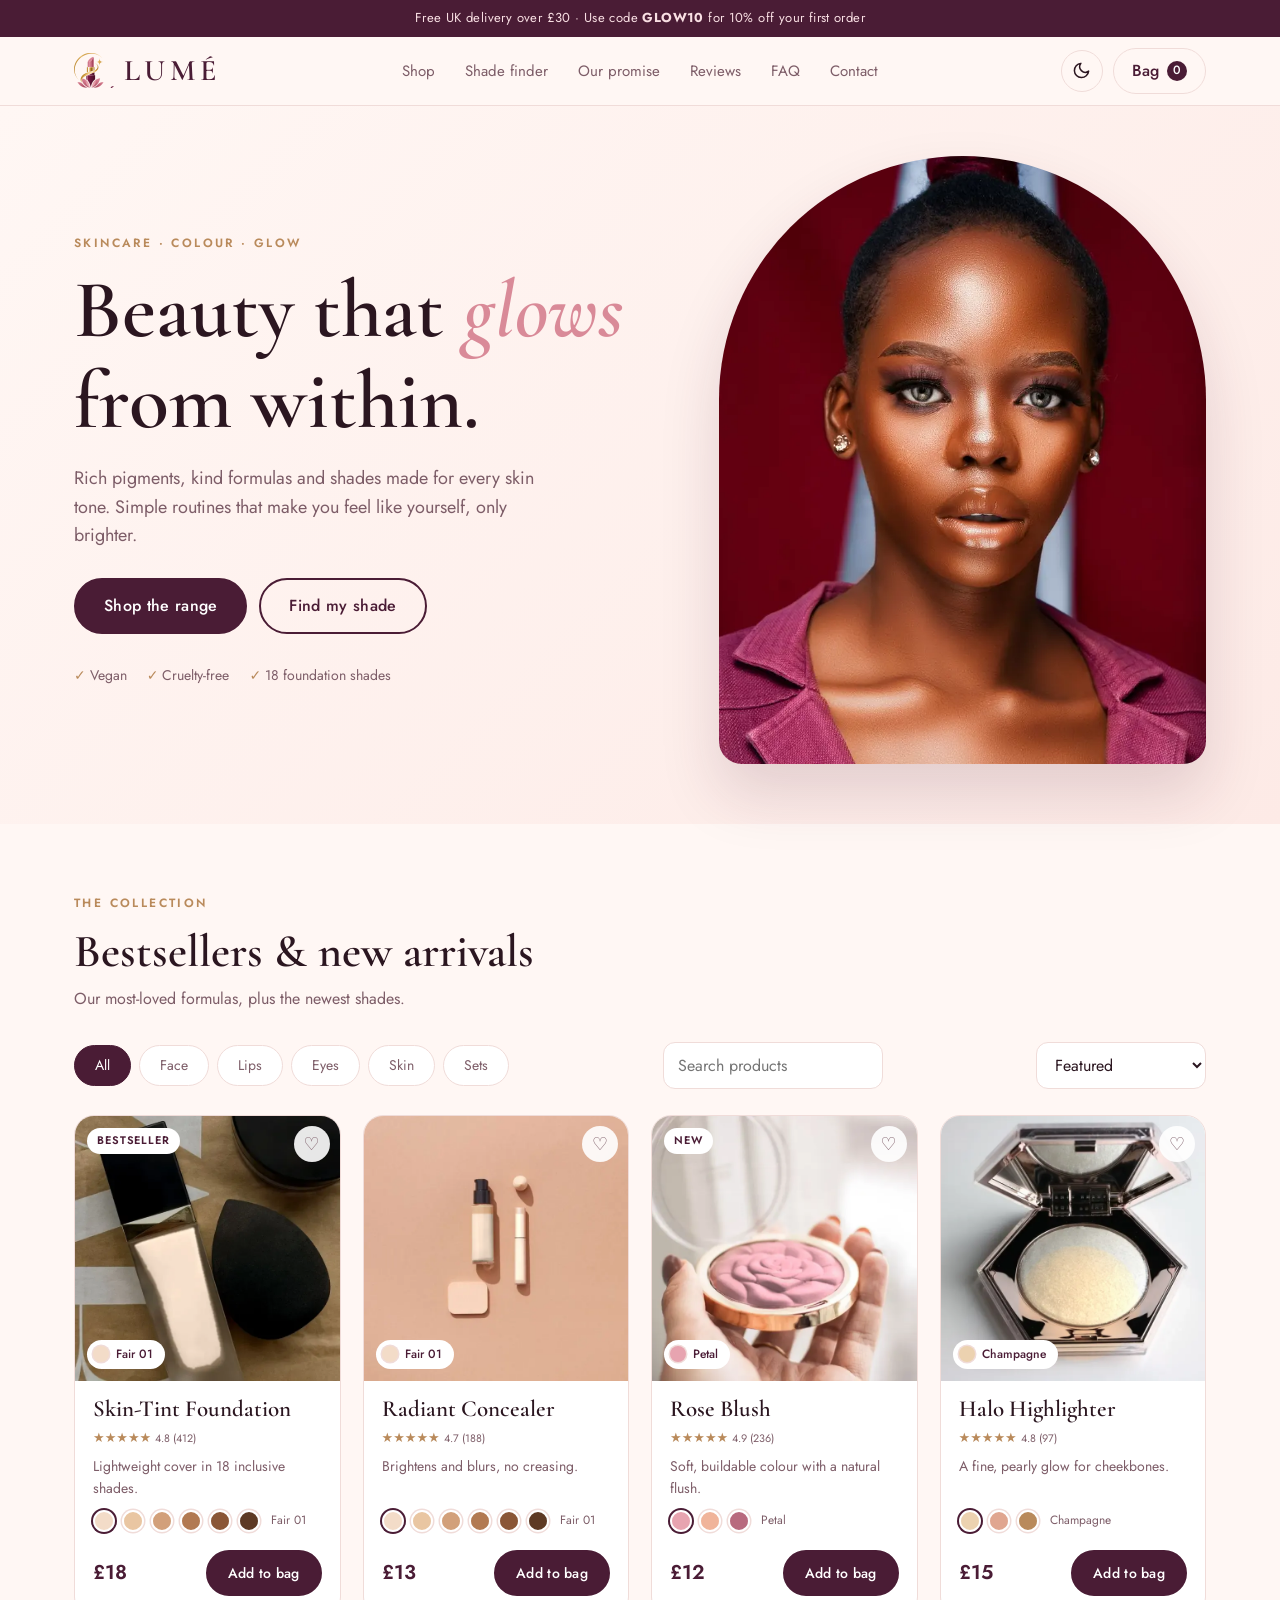
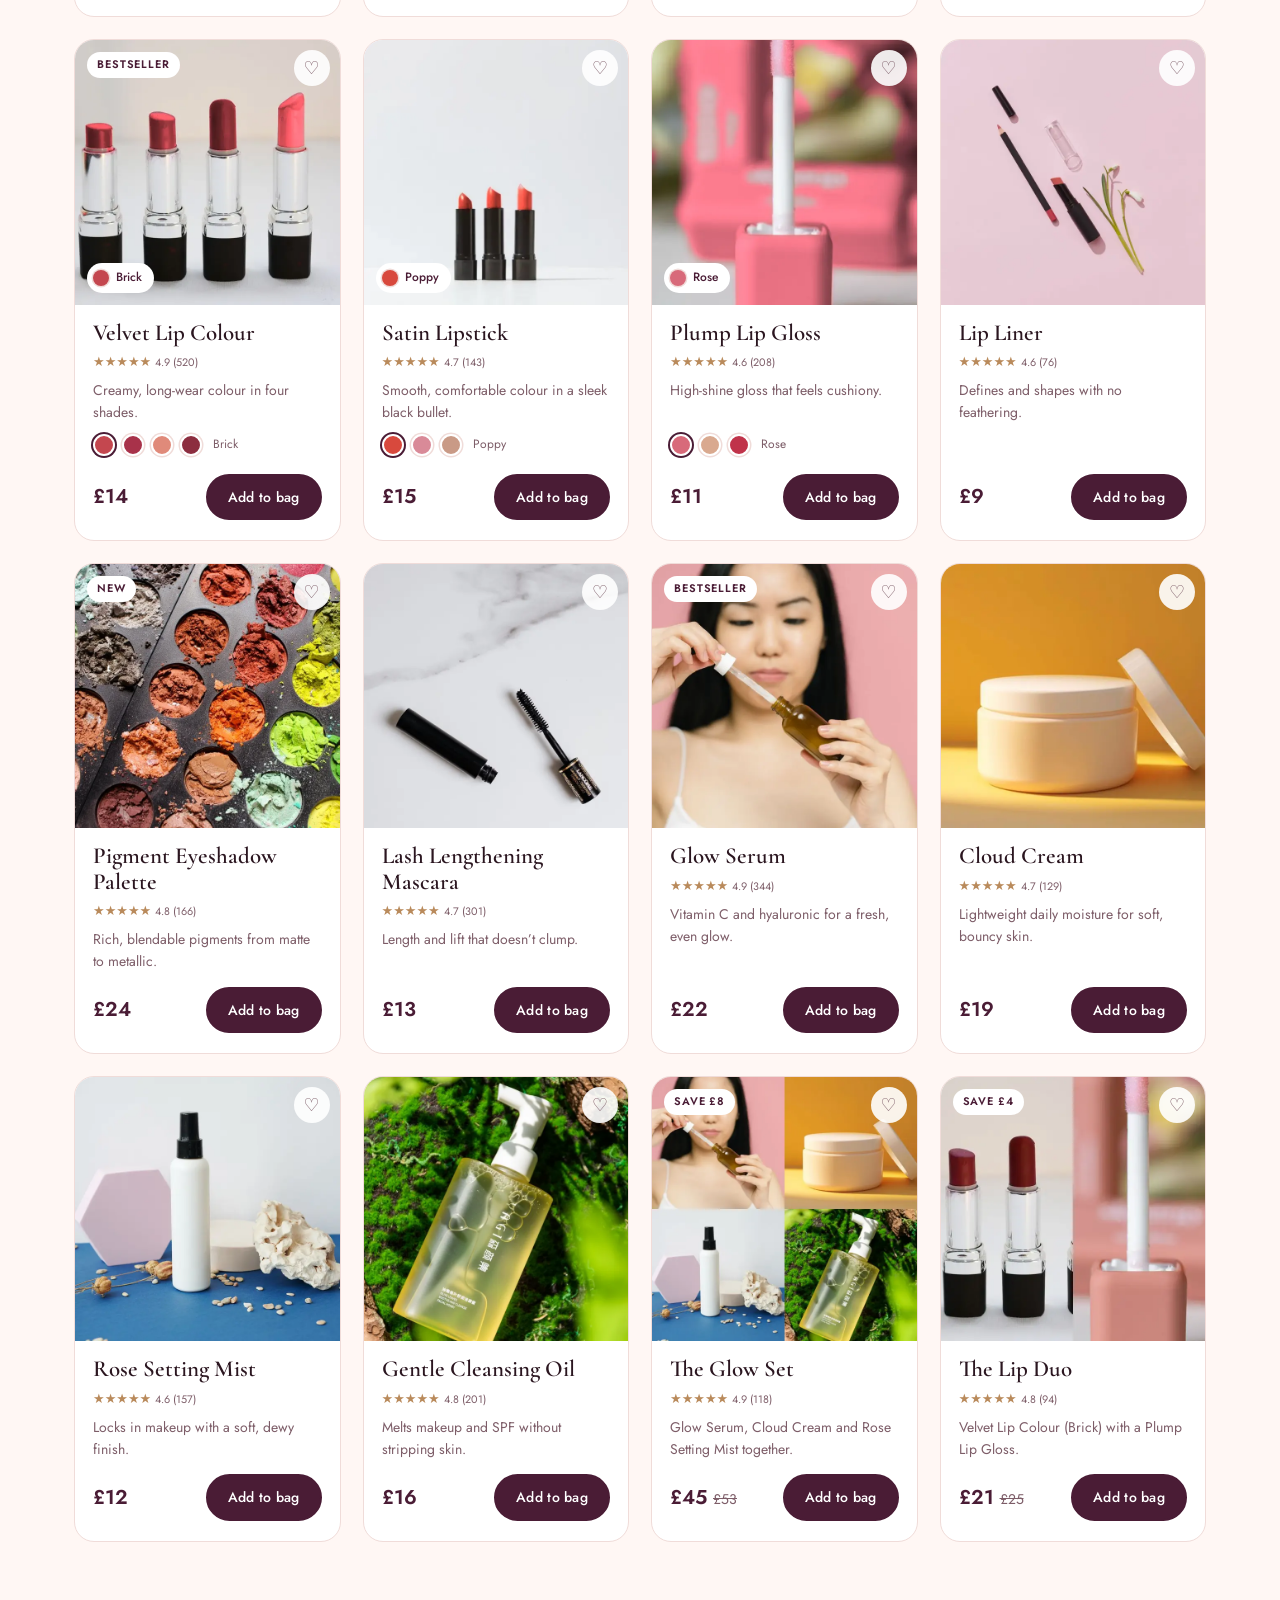
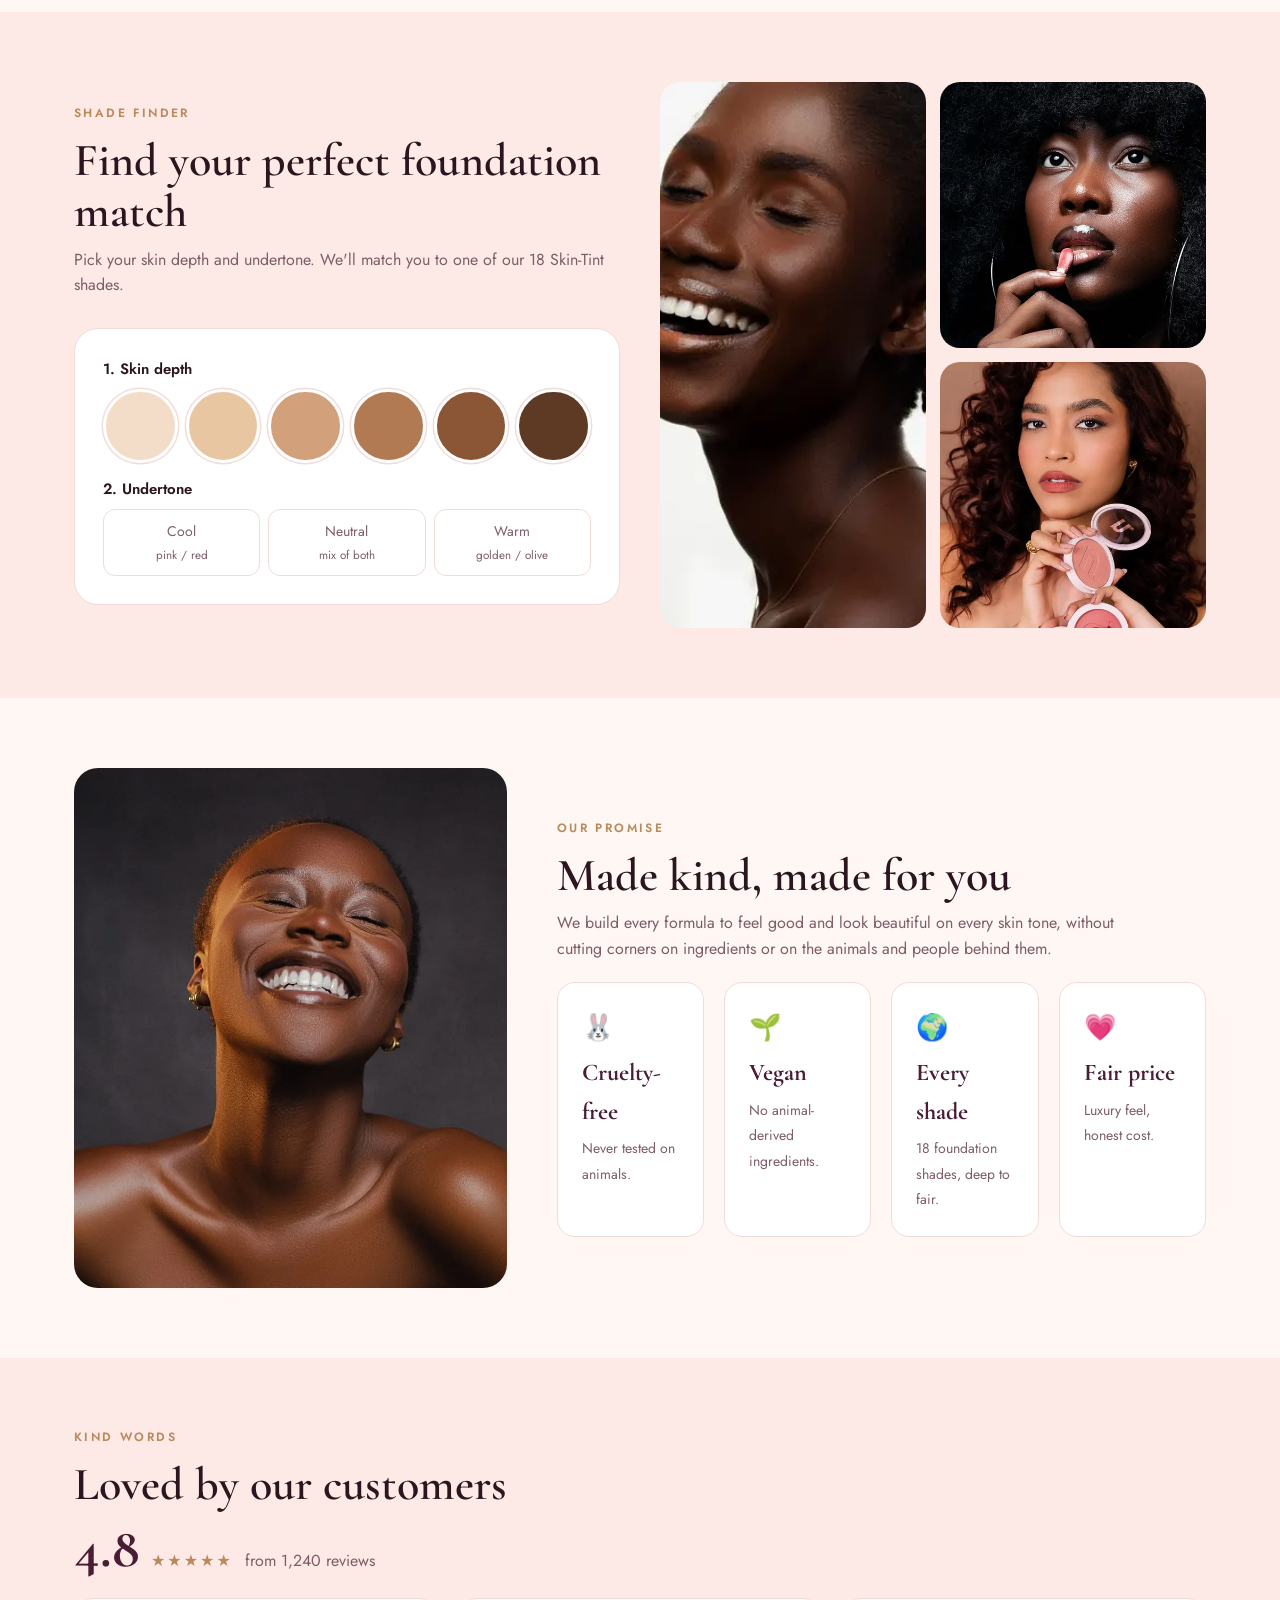
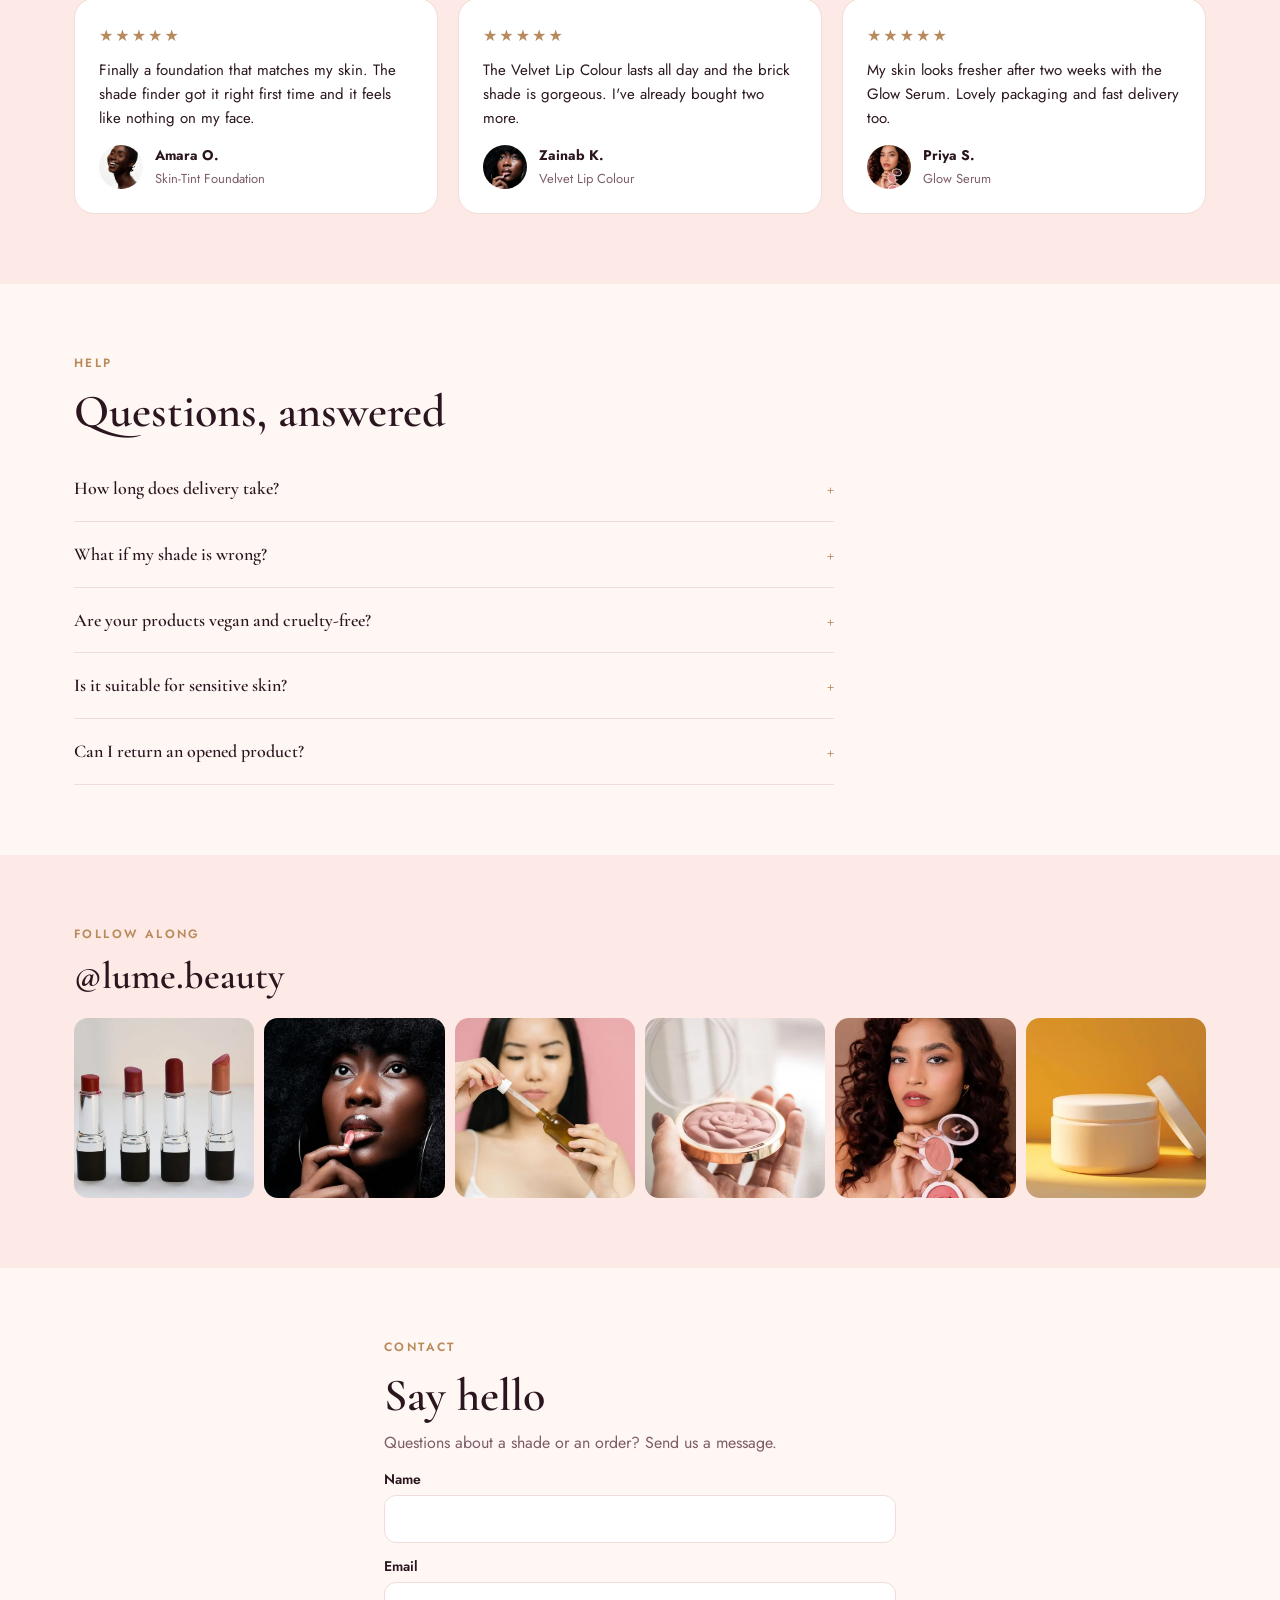
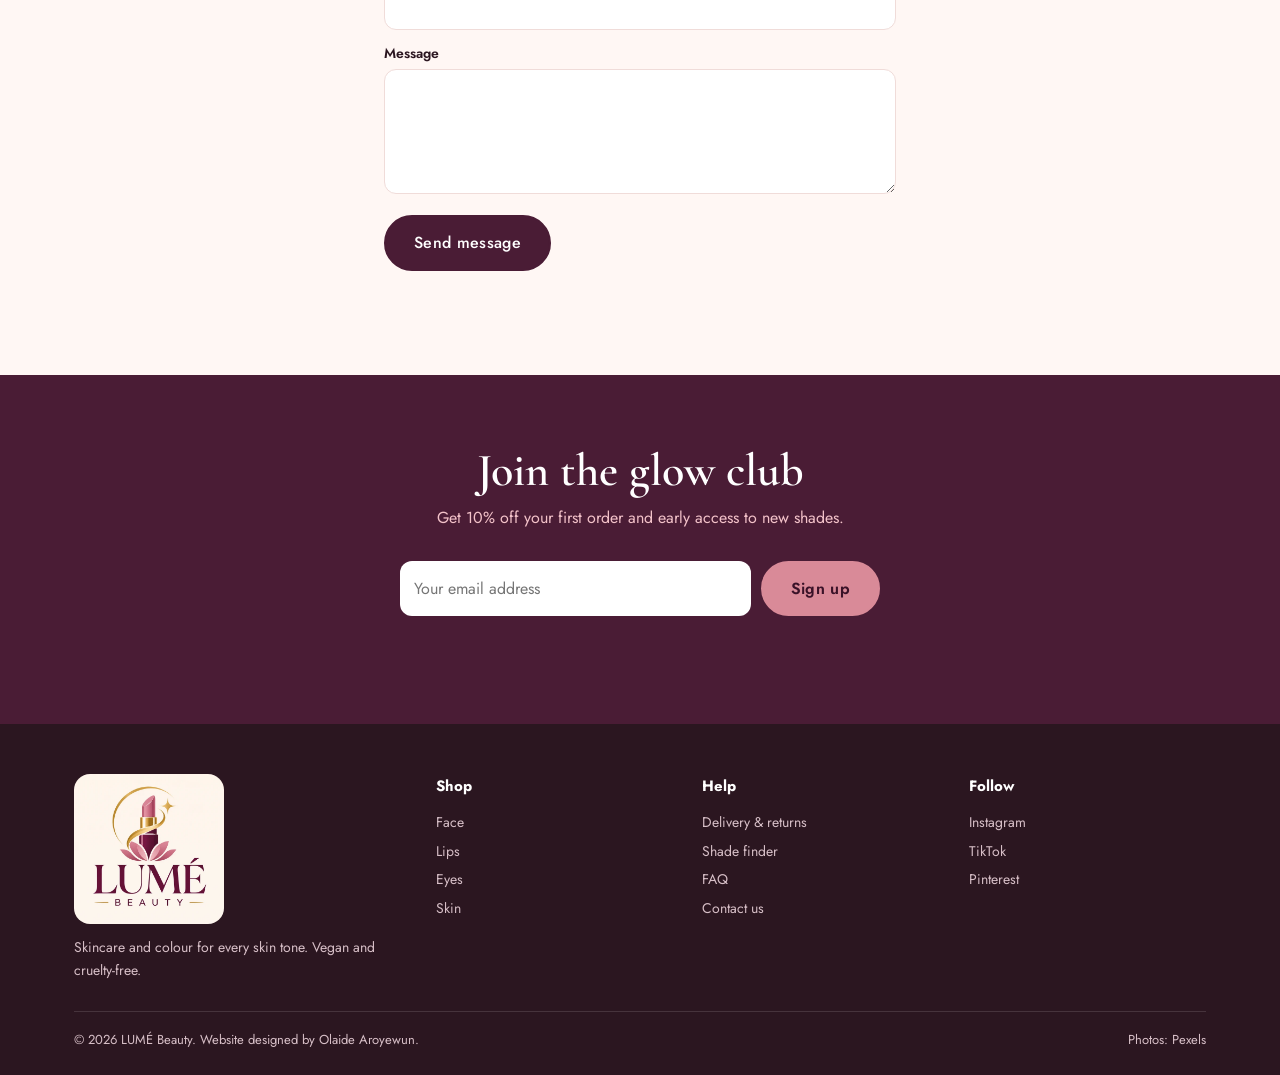
<file: lumebeauty/index.html>
<!DOCTYPE html>
<html lang="en-GB"><head><meta charset="utf-8"><meta name="viewport" content="width=device-width,initial-scale=1">
<title>LUMÉ Beauty — Skincare &amp; colour for every skin tone</title>
<meta name="description" content="Vegan, cruelty-free makeup and skincare in 18 inclusive foundation shades. Free UK delivery over £30.">
<link rel="icon" href="data:image/svg+xml,%3Csvg xmlns='http://www.w3.org/2000/svg' viewBox='0 0 32 32'%3E%3Crect width='32' height='32' rx='8' fill='%234a1c35'/%3E%3Ctext x='16' y='23' font-size='20' text-anchor='middle' fill='%23f3c2c9' font-family='serif'%3EL%3C/text%3E%3C/svg%3E">
<link href="https://fonts.googleapis.com/css2?family=Cormorant+Garamond:wght@500;600;700&family=Jost:wght@400;500;600&display=swap" rel="stylesheet">
<style>
:root{--pf:#4a1c35;--pfh:#34122a;--foot:#2b1620;--navbg:#fff7f4ee;--df:#fffaf8;--heart:#ffffffe6;--bg:#fff7f4;--ink:#2b1620;--mut:#7d5d68;--rose:#d98a98;--gold:#b98a5b;--plum:#4a1c35;--card:#fff;--line:#f0dcd9;--soft:#fdeae6}
*{box-sizing:border-box;margin:0;padding:0}html{scroll-behavior:smooth}
body{font-family:Jost,system-ui,sans-serif;background:var(--bg);color:var(--ink);line-height:1.6;-webkit-font-smoothing:antialiased}
img{max-width:100%;display:block}a{color:inherit}button{font:inherit;cursor:pointer}
.wrap{max-width:1180px;margin:0 auto;padding:0 24px}
h1,h2,h3,.logo{font-family:'Cormorant Garamond',serif;font-weight:600;line-height:1.1}
h2{font-size:clamp(32px,4.5vw,46px);margin-bottom:10px}
.kick{font-size:12px;letter-spacing:.2em;text-transform:uppercase;color:var(--gold);font-weight:600;margin-bottom:12px}
.sub{color:var(--mut);max-width:560px;margin-bottom:30px}
.btn{display:inline-block;background:var(--pf);color:#fff;text-decoration:none;border:2px solid var(--pf);padding:13px 28px;border-radius:999px;font-weight:500;letter-spacing:.02em;transition:.2s}
.btn:hover{background:var(--pfh);transform:translateY(-1px)}.btn.o{background:transparent;color:var(--plum)}.btn.o:hover{background:var(--pf);color:#fff}.btn.s{padding:10px 20px;font-size:14px}
.ann{background:var(--pf);color:#f9dfe3;text-align:center;font-size:13px;padding:8px 12px;letter-spacing:.03em}
nav{position:sticky;top:0;z-index:50;background:var(--navbg);backdrop-filter:blur(10px);border-bottom:1px solid var(--line)}
nav .wrap{display:flex;align-items:center;justify-content:space-between;height:68px;gap:20px}
.lgm{height:35px;width:auto;display:block}.flogo{width:150px;height:150px;border-radius:16px;display:block;margin-bottom:12px}
.logo{font-size:30px;letter-spacing:.14em;text-decoration:none;color:var(--plum)}
nav ul{display:flex;gap:30px;list-style:none}nav ul a{text-decoration:none;font-size:15px;color:var(--mut)}nav ul a:hover{color:var(--plum)}
.nr{display:flex;gap:10px;align-items:center}
.bagbtn{position:relative;background:none;border:1.5px solid var(--line);border-radius:999px;padding:9px 18px;color:var(--plum);font-weight:500;display:flex;gap:8px;align-items:center}
.bagbtn:hover{border-color:var(--plum)}.cnt{background:var(--pf);color:#fff;border-radius:999px;font-size:12px;min-width:20px;height:20px;display:grid;place-items:center;padding:0 6px}
.burger{display:none;background:none;border:1.5px solid var(--line);border-radius:12px;width:44px;height:44px;flex-direction:column;gap:5px;align-items:center;justify-content:center}.burger i{display:block;width:20px;height:2px;background:var(--ink)}
@media(max-width:860px){.burger{display:flex}nav ul{display:none;position:absolute;left:0;right:0;top:100%;background:var(--bg);flex-direction:column;gap:0;padding:8px 24px 18px;border-bottom:1px solid var(--line)}nav ul.open{display:flex}nav ul a{display:block;padding:13px 0;font-size:17px;border-bottom:1px solid var(--line)}}
.hero{background:linear-gradient(135deg,var(--bg),var(--soft))}
.hero .wrap{display:grid;grid-template-columns:1.1fr .9fr;gap:50px;align-items:center;padding-top:50px;padding-bottom:60px}
.hero h1{font-size:clamp(46px,7vw,82px);margin-bottom:18px}.hero h1 em{color:var(--rose);font-style:italic}
.lede{font-size:18px;color:var(--mut);max-width:480px}
.ctas{display:flex;gap:12px;flex-wrap:wrap;margin-top:28px}
.trust{display:flex;gap:20px;flex-wrap:wrap;margin-top:30px;font-size:14px;color:var(--mut)}.trust span:before{content:"✓ ";color:var(--gold);font-weight:700}
.arch{border-radius:300px 300px 28px 28px;overflow:hidden;aspect-ratio:4/5;box-shadow:0 30px 60px #4a1c3526}.arch img{width:100%;height:100%;object-fit:cover}
@media(max-width:860px){.hero .wrap{grid-template-columns:1fr;padding-top:34px}.arch{max-width:380px}}
section{padding:70px 0}.alt{background:var(--soft)}
.filters{display:flex;gap:10px;flex-wrap:wrap;align-items:center;justify-content:space-between;margin-bottom:26px}
.chips{display:flex;gap:8px;flex-wrap:wrap}
.chip{border:1.5px solid var(--line);background:var(--card);border-radius:999px;padding:8px 20px;font-size:14px;color:var(--mut)}.chip.on{background:var(--pf);border-color:var(--pf);color:#fff}
select,input,textarea{font:inherit;color:var(--ink);background:var(--card);border:1.5px solid var(--line);border-radius:12px;padding:10px 14px;width:100%}select{width:auto}
input:focus,select:focus,textarea:focus{outline:2px solid var(--rose);border-color:var(--rose)}
.grid{display:flex;flex-wrap:wrap;gap:22px;justify-content:center}
.card{width:calc((100% - 66px)/4);background:var(--card);border:1px solid var(--line);border-radius:20px;overflow:hidden;display:flex;flex-direction:column;transition:.25s}
.card:hover{box-shadow:0 14px 34px #4a1c3518;transform:translateY(-3px)}
@media(max-width:1000px){.card{width:calc((100% - 22px)/2)}}@media(max-width:420px){.card{width:100%}}
.pic{position:relative;aspect-ratio:1;background:var(--soft)}.pic img{width:100%;height:100%;object-fit:cover}
.tag{position:absolute;left:12px;top:12px;background:var(--card);color:var(--plum);font-size:11px;font-weight:600;letter-spacing:.08em;text-transform:uppercase;padding:4px 10px;border-radius:999px}
.heart{position:absolute;right:10px;top:10px;width:36px;height:36px;border-radius:50%;border:none;background:var(--heart);font-size:18px;color:var(--mut)}.heart.on{color:#c4474f}
.cb{padding:16px 18px 20px;display:flex;flex-direction:column;gap:6px;flex:1}
.cb h3{font-size:23px}.cb p{font-size:14px;color:var(--mut);flex:1}
.rt{font-size:13px;color:var(--gold)}.rt small{color:var(--mut)}
.sw{display:flex;gap:7px;align-items:center;flex-wrap:wrap;margin:4px 0}
.sw button{width:22px;height:22px;border-radius:50%;border:2px solid var(--card);box-shadow:0 0 0 1.5px var(--line);padding:0}.sw button.on{box-shadow:0 0 0 2px var(--plum)}
.sw span{font-size:12px;color:var(--mut);margin-left:4px}
.row{display:flex;align-items:center;justify-content:space-between;gap:10px;margin-top:8px}.pr{font-size:20px;font-weight:600;color:var(--plum)}
.empty{display:none;text-align:center;color:var(--mut);padding:30px}
/* finder */
.finder{display:grid;grid-template-columns:1fr 1fr;gap:40px;align-items:center}
@media(max-width:860px){.finder{grid-template-columns:1fr}}
.fbox{background:var(--card);border:1px solid var(--line);border-radius:24px;padding:28px}
.fbox label{display:block;font-weight:600;margin:14px 0 8px;font-size:15px}.fbox label:first-child{margin-top:0}
.depth{display:grid;grid-template-columns:repeat(6,1fr);gap:8px}
.depth button{aspect-ratio:1;border-radius:50%;border:3px solid var(--card);box-shadow:0 0 0 1.5px var(--line)}.depth button.on{box-shadow:0 0 0 3px var(--plum)}
.under{display:grid;grid-template-columns:repeat(3,1fr);gap:8px}
.under button{border:1.5px solid var(--line);background:var(--card);border-radius:12px;padding:10px 6px;font-size:14px;color:var(--mut)}.under button.on{border-color:var(--plum);color:var(--plum);background:var(--soft);font-weight:600}
.res{margin-top:20px;border-radius:16px;background:var(--soft);padding:16px;display:none;align-items:center;gap:16px}.res.show{display:flex}
.res .dot{width:58px;height:58px;border-radius:50%;flex:none;border:3px solid var(--card);box-shadow:0 0 0 1.5px var(--line)}.res b{font-family:'Cormorant Garamond',serif;font-size:24px;color:var(--plum);display:block;line-height:1.1}
.res small{color:var(--mut);display:block;margin-bottom:8px}
.fimg{display:grid;grid-template-columns:1fr 1fr;gap:14px}.fimg img{border-radius:20px;aspect-ratio:1;object-fit:cover;width:100%}.fimg img:first-child{grid-row:span 2;aspect-ratio:auto;height:100%}
/* promise */
.vals{display:grid;grid-template-columns:repeat(4,1fr);gap:20px;margin-top:20px}
.vals div{background:var(--card);border-radius:18px;padding:24px;border:1px solid var(--line)}.vals b{display:block;font-family:'Cormorant Garamond',serif;font-size:24px;color:var(--plum);margin-bottom:4px}.vals span{font-size:14px;color:var(--mut)}.vals i{font-style:normal;font-size:26px;display:block;margin-bottom:6px}
@media(max-width:860px){.vals{grid-template-columns:1fr 1fr}}@media(max-width:480px){.vals{grid-template-columns:1fr}}
.about{display:grid;grid-template-columns:.8fr 1.2fr;gap:50px;align-items:center}@media(max-width:860px){.about{grid-template-columns:1fr}}
.about img{border-radius:24px;aspect-ratio:4/5;object-fit:cover;width:100%;max-height:520px}
/* reviews */
.rev{display:grid;grid-template-columns:repeat(3,1fr);gap:20px}@media(max-width:860px){.rev{grid-template-columns:1fr}}
.rv{background:var(--card);border:1px solid var(--line);border-radius:20px;padding:24px}.rv .st{color:var(--gold);letter-spacing:2px}.rv p{margin:10px 0 14px;font-size:15px}
.who{display:flex;align-items:center;gap:12px;font-size:14px}.who img{width:44px;height:44px;border-radius:50%;object-fit:cover}.who b{display:block}.who span{color:var(--mut);font-size:13px}
.score{display:flex;align-items:baseline;gap:12px;margin-bottom:22px}.score b{font-family:'Cormorant Garamond',serif;font-size:56px;color:var(--plum);line-height:1}
.faq{max-width:760px}.q{border-bottom:1px solid var(--line)}.q button{width:100%;text-align:left;background:none;border:none;padding:18px 0;font-size:18px;font-family:'Cormorant Garamond',serif;font-weight:600;color:var(--ink);display:flex;justify-content:space-between}.q button:after{content:"+";color:var(--gold)}.q.open button:after{content:"–"}.q div{display:none;padding:0 0 18px;color:var(--mut)}.q.open div{display:block}
.band{background:var(--pf);color:#fff;text-align:center}.band h2{color:#fff}.band .sub{color:#f3c2c9;margin-left:auto;margin-right:auto}
.nl{display:flex;gap:10px;max-width:480px;margin:0 auto;flex-wrap:wrap}.nl input{flex:1;min-width:200px;border:none}.nl .btn{background:var(--rose);border-color:var(--rose);color:#3a1228;font-weight:600}
.nlm{margin-top:14px;min-height:24px;color:#f9dfe3}
.ig{display:grid;grid-template-columns:repeat(6,1fr);gap:10px;margin-top:20px}.ig img{aspect-ratio:1;object-fit:cover;width:100%;border-radius:14px;transition:.3s}.ig a:hover img{transform:scale(1.05)}@media(max-width:760px){.ig{grid-template-columns:repeat(3,1fr)}}
footer{background:var(--foot);color:#d7bfc7;padding:50px 0 24px;font-size:14px}.fg{display:grid;grid-template-columns:1.4fr 1fr 1fr 1fr;gap:30px}footer h4{color:#fff;margin-bottom:10px;font-size:15px}footer a{display:block;color:#d7bfc7;text-decoration:none;padding:3px 0}footer a:hover{color:#fff}
@media(max-width:760px){.fg{grid-template-columns:1fr 1fr}}.copy{border-top:1px solid #ffffff20;margin-top:30px;padding-top:18px;display:flex;justify-content:space-between;flex-wrap:wrap;gap:8px;font-size:13px}
/* drawer + modal */
.ov{position:fixed;inset:0;background:#2b162066;opacity:0;pointer-events:none;transition:.25s;z-index:80}.ov.on{opacity:1;pointer-events:auto}
.drawer{position:fixed;top:0;right:0;bottom:0;width:min(420px,100%);background:var(--card);z-index:90;transform:translateX(100%);transition:.3s;display:flex;flex-direction:column}.drawer.on{transform:none}
.dh{display:flex;justify-content:space-between;align-items:center;padding:18px 22px;border-bottom:1px solid var(--line)}.dh h3{font-size:28px}.x{background:none;border:none;font-size:28px;color:var(--mut);line-height:1}
.db{flex:1;overflow:auto;padding:14px 22px}.it{display:grid;grid-template-columns:64px 1fr auto;gap:14px;padding:14px 0;border-bottom:1px solid var(--line);align-items:center}.it img{width:64px;height:64px;border-radius:12px;object-fit:cover}.it b{display:block;font-size:15px}.it small{color:var(--mut)}
.qty{display:flex;width:max-content;align-items:center;gap:10px;margin-top:6px;border:1.5px solid var(--line);border-radius:999px;padding:2px 6px}.qty button{border:none;background:none;width:24px;height:24px;font-size:18px;color:var(--plum)}
.rm{background:none;border:none;color:var(--mut);font-size:12px;text-decoration:underline}
.df{padding:16px 22px;border-top:1px solid var(--line);background:var(--df)}
.ship{font-size:13px;color:var(--mut);margin-bottom:6px}.bar{height:6px;background:var(--line);border-radius:6px;overflow:hidden;margin-bottom:12px}.bar i{display:block;height:100%;background:var(--gold);width:0;transition:.3s}
.pm{display:flex;gap:8px;margin-bottom:10px}.pm input{padding:8px 12px}.pm button{border:1.5px solid var(--plum);background:var(--card);color:var(--plum);border-radius:12px;padding:0 16px}
.pmm{font-size:12px;margin:-4px 0 10px;min-height:16px}
.tl{display:flex;justify-content:space-between;font-size:14px;padding:2px 0}.tl.t{font-size:18px;font-weight:600;color:var(--plum);padding-top:8px}
.df .btn{width:100%;text-align:center;margin-top:12px}.emptybag{text-align:center;color:var(--mut);padding:50px 10px}
.modal{position:fixed;inset:0;display:none;place-items:center;z-index:100;padding:16px}.modal.on{display:grid}.mc{background:var(--card);border-radius:24px;padding:28px;max-width:480px;width:100%;max-height:92vh;overflow:auto;position:relative}
.mc h3{font-size:30px;margin-bottom:6px}.mc label{display:block;font-weight:600;font-size:14px;margin:12px 0 5px}.err{color:#b3262e;font-size:13px;display:none;margin-top:8px}
.ok{text-align:center;display:none}.ok .tick{width:64px;height:64px;border-radius:50%;background:var(--soft);color:var(--plum);display:grid;place-items:center;font-size:30px;margin:0 auto 12px}
.totop{position:fixed;left:16px;bottom:16px;width:44px;height:44px;border-radius:50%;border:none;background:var(--pf);color:#fff;font-size:20px;display:none;z-index:40}.totop.on{display:block}
.toast{position:fixed;left:50%;bottom:24px;transform:translateX(-50%) translateY(80px);background:var(--ink);color:#fff;padding:12px 22px;border-radius:999px;font-size:14px;z-index:120;transition:.3s;opacity:0}.toast.on{transform:translateX(-50%);opacity:1}
.qvg{display:grid;grid-template-columns:1fr 1fr;gap:24px}@media(max-width:640px){.qvg{grid-template-columns:1fr}}.qvg img{border-radius:18px;width:100%;aspect-ratio:1;object-fit:cover}.qvd{border-top:1px solid var(--line);margin-top:12px;padding-top:10px;font-size:14px}.qvd b{display:block;color:var(--plum);margin-top:8px}.qvd span{color:var(--mut)}#qvm .mc{max-width:780px}.cf{max-width:560px}.cf label{display:block;font-weight:600;font-size:14px;margin:12px 0 5px}.cfm{margin-top:12px;min-height:22px}
.tint{position:absolute;inset:0;mix-blend-mode:multiply;opacity:.3;transition:background .25s;pointer-events:none}.pill{position:absolute;left:12px;bottom:12px;background:var(--card);opacity:1;border-radius:999px;padding:5px 12px 5px 6px;font-size:12px;font-weight:500;color:var(--plum);display:flex;gap:7px;align-items:center;pointer-events:none}.pill i{width:16px;height:16px;border-radius:50%;box-shadow:0 0 0 1.5px var(--line)}.qvp{position:relative}.qvp img{display:block}
.tbtn{width:42px;height:42px;border-radius:50%;border:1.5px solid var(--line);background:transparent;color:var(--ink);display:grid;place-items:center;flex:none;cursor:pointer;transition:.2s}.tbtn:hover{border-color:var(--ink)}.tbtn .su{display:none}html[data-theme=night] .tbtn .su{display:block}html[data-theme=night] .tbtn .mo{display:none}body,nav,section,footer{transition:background-color .25s,color .25s}
html[data-theme=night]{color-scheme:dark;--bg:#150d11;--ink:#f4e8ed;--mut:#b79ba7;--rose:#e89fb0;--gold:#d6a56f;--plum:#f0b3c5;--card:#211419;--line:#3a2630;--soft:#2a1a22;--pf:#6e2446;--pfh:#86305a;--foot:#0d0709;--navbg:#150d11ee;--df:#1b1117;--heart:#211419e6}
html[data-theme=night] .hero{background:linear-gradient(135deg,#150d11,#24121b)}
html[data-theme=night] .pic img,html[data-theme=night] .arch img,html[data-theme=night] .fimg img,html[data-theme=night] .about img,html[data-theme=night] .ig img{filter:brightness(.9) contrast(1.03)}
html[data-theme=night] .arch{box-shadow:0 30px 60px #00000066}
html[data-theme=night] .card:hover{box-shadow:0 14px 34px #00000066}
html[data-theme=night] .ov{background:#000000aa}
html[data-theme=night] .err{color:#ff8a93}
html[data-theme=night] .sw button,html[data-theme=night] .depth button,html[data-theme=night] .res .dot{border-color:var(--card)}
html[data-theme=night] .pmm{filter:brightness(1.3)}
html[data-theme=night] .toast{background:#f4e8ed;color:#150d11}
html[data-theme=night] .band .sub,html[data-theme=night] .ann{color:#f3c2c9}

</style><script>(function(){try{var t=localStorage.getItem('theme');if(!t)t=matchMedia('(prefers-color-scheme:dark)').matches?'night':'day';document.documentElement.dataset.theme=t}catch(e){document.documentElement.dataset.theme='day'}})()</script><meta name="theme-color" content="#fff7f4" data-d="#fff7f4" data-n="#150d11"></head>
<body>
<div class="ann">Free UK delivery over £30 · Use code <b>GLOW10</b> for 10% off your first order</div>
<nav><div class="wrap"><a class="logo" href="#top" style="display:flex;align-items:center;gap:10px"><img class="lgm" src="../site-img/lume-emblem.webp" alt="" width="40" height="35">LUMÉ</a>
<ul id="menu"><li><a href="#shop">Shop</a></li><li><a href="#finder">Shade finder</a></li><li><a href="#about">Our promise</a></li><li><a href="#reviews">Reviews</a></li><li><a href="#faq">FAQ</a></li><li><a href="#contact">Contact</a></li></ul>
<div class="nr"><button class="tbtn" id="theme" type="button" aria-label="Switch to night mode" title="Day / night mode"><svg class="mo" width="19" height="19" viewBox="0 0 24 24" fill="none" stroke="currentColor" stroke-width="1.9" stroke-linecap="round" stroke-linejoin="round"><path d="M21 12.8A9 9 0 1 1 11.2 3a7 7 0 0 0 9.8 9.8z"/></svg><svg class="su" width="19" height="19" viewBox="0 0 24 24" fill="none" stroke="currentColor" stroke-width="1.9" stroke-linecap="round"><circle cx="12" cy="12" r="4"/><path d="M12 2v2M12 20v2M4.9 4.9l1.4 1.4M17.7 17.7l1.4 1.4M2 12h2M20 12h2M4.9 19.1l1.4-1.4M17.7 6.3l1.4-1.4"/></svg></button><button class="bagbtn" id="bagbtn" aria-label="Open bag">Bag <span class="cnt" id="cnt">0</span></button><button class="burger" id="burger" aria-label="Menu"><i></i><i></i><i></i></button></div></div></nav>

<header class="hero" id="top"><div class="wrap"><div>
<div class="kick">Skincare · Colour · Glow</div>
<h1>Beauty that <em>glows</em> from within.</h1>
<p class="lede">Rich pigments, kind formulas and shades made for every skin tone. Simple routines that make you feel like yourself, only brighter.</p>
<div class="ctas"><a class="btn" href="#shop">Shop the range</a><a class="btn o" href="#finder">Find my shade</a></div>
<div class="trust"><span>Vegan</span><span>Cruelty-free</span><span>18 foundation shades</span></div></div>
<div class="arch"><img src="../site-img/l-hero.webp" alt="Model with radiant skin and bold makeup"></div></div></header>

<section id="shop"><div class="wrap"><div class="kick">The collection</div><h2>Bestsellers &amp; new arrivals</h2><p class="sub">Our most-loved formulas, plus the newest shades.</p>
<div class="filters"><div class="chips" id="chips"></div><input type="search" id="q" placeholder="Search products" aria-label="Search" style="max-width:220px"><select id="sort" aria-label="Sort"><option value="f">Featured</option><option value="lo">Price: low to high</option><option value="hi">Price: high to low</option></select></div>
<div class="grid" id="grid"></div><div class="empty" id="none">No products match your search.</div></div></section>

<section id="finder" class="alt"><div class="wrap finder"><div>
<div class="kick">Shade finder</div><h2>Find your perfect foundation match</h2><p class="sub">Pick your skin depth and undertone. We'll match you to one of our 18 Skin-Tint shades.</p>
<div class="fbox"><label>1. Skin depth</label><div class="depth" id="depth"></div>
<label>2. Undertone</label><div class="under" id="under"><button data-u="Cool">Cool<br><small>pink / red</small></button><button data-u="Neutral">Neutral<br><small>mix of both</small></button><button data-u="Warm">Warm<br><small>golden / olive</small></button></div>
<div class="res" id="res"><div class="dot" id="rdot"></div><div><small>Your match</small><b id="rname"></b><button class="btn s" id="radd">Add to bag · £18</button></div></div></div></div>
<div class="fimg"><img src="../site-img/l-m1.webp" alt="" loading="lazy"><img src="../site-img/l-m2.webp" alt="" loading="lazy"><img src="../site-img/l-m3.webp" alt="" loading="lazy"></div></div></section>

<section id="about"><div class="wrap about"><img src="../site-img/l-about.webp" alt="Smiling woman with glowing skin" loading="lazy"><div>
<div class="kick">Our promise</div><h2>Made kind, made for you</h2><p class="sub" style="margin-bottom:0">We build every formula to feel good and look beautiful on every skin tone, without cutting corners on ingredients or on the animals and people behind them.</p>
<div class="vals"><div><i>🐰</i><b>Cruelty-free</b><span>Never tested on animals.</span></div><div><i>🌱</i><b>Vegan</b><span>No animal-derived ingredients.</span></div><div><i>🌍</i><b>Every shade</b><span>18 foundation shades, deep to fair.</span></div><div><i>💗</i><b>Fair price</b><span>Luxury feel, honest cost.</span></div></div></div></div></section>

<section id="reviews" class="alt"><div class="wrap"><div class="kick">Kind words</div><h2>Loved by our customers</h2>
<div class="score"><b>4.8</b><span style="color:var(--gold);letter-spacing:2px">★★★★★</span><span style="color:var(--mut)">from 1,240 reviews</span></div>
<div class="rev"><div class="rv"><div class="st">★★★★★</div><p>Finally a foundation that matches my skin. The shade finder got it right first time and it feels like nothing on my face.</p><div class="who"><img src="../site-img/l-m1.webp" alt=""><div><b>Amara O.</b><span>Skin-Tint Foundation</span></div></div></div>
<div class="rv"><div class="st">★★★★★</div><p>The Velvet Lip Colour lasts all day and the brick shade is gorgeous. I've already bought two more.</p><div class="who"><img src="../site-img/l-m2.webp" alt=""><div><b>Zainab K.</b><span>Velvet Lip Colour</span></div></div></div>
<div class="rv"><div class="st">★★★★★</div><p>My skin looks fresher after two weeks with the Glow Serum. Lovely packaging and fast delivery too.</p><div class="who"><img src="../site-img/l-m3.webp" alt=""><div><b>Priya S.</b><span>Glow Serum</span></div></div></div></div></div></section>

<section id="faq"><div class="wrap"><div class="kick">Help</div><h2>Questions, answered</h2><div class="faq" style="margin-top:20px">
<div class="q"><button>How long does delivery take?</button><div>UK orders arrive in 2 to 4 working days. Delivery is free over £30 and £3.95 under that.</div></div>
<div class="q"><button>What if my shade is wrong?</button><div>Use our shade finder first. If it still isn't right, exchange it within 30 days, free of charge.</div></div>
<div class="q"><button>Are your products vegan and cruelty-free?</button><div>Yes. Every LUMÉ product is vegan, and nothing is tested on animals.</div></div>
<div class="q"><button>Is it suitable for sensitive skin?</button><div>Our formulas are fragrance-light and dermatologically reviewed. Patch test any new product first.</div></div>
<div class="q"><button>Can I return an opened product?</button><div>Yes. Unhappy for any reason? Return it within 30 days for a refund or exchange.</div></div></div></div></section>

<section class="alt"><div class="wrap"><div class="kick">Follow along</div><h2 style="font-size:clamp(26px,4vw,38px)">@lume.beauty</h2>
<div class="ig"><a href="#"><img src="../site-img/l-lipcolour.webp" alt="" loading="lazy"></a><a href="#"><img src="../site-img/l-m2.webp" alt="" loading="lazy"></a><a href="#"><img src="../site-img/l-serum.webp" alt="" loading="lazy"></a><a href="#"><img src="../site-img/l-blush.webp" alt="" loading="lazy"></a><a href="#"><img src="../site-img/l-m3.webp" alt="" loading="lazy"></a><a href="#"><img src="../site-img/l-cream.webp" alt="" loading="lazy"></a></div></div></section>

<section id="contact"><div class="wrap cf"><div class="kick">Contact</div><h2>Say hello</h2><p class="sub" style="margin-bottom:10px">Questions about a shade or an order? Send us a message.</p><form id="cf" novalidate><label for="cfn">Name</label><input id="cfn" autocomplete="name"><label for="cfe">Email</label><input id="cfe" type="email" autocomplete="email"><label for="cft">Message</label><textarea id="cft" rows="4"></textarea><button class="btn" style="margin-top:14px" type="submit">Send message</button><div class="cfm" id="cfm"></div></form></div></section>
<section class="band" id="join"><div class="wrap"><h2>Join the glow club</h2><p class="sub">Get 10% off your first order and early access to new shades.</p>
<form class="nl" id="nl"><input type="email" id="nle" placeholder="Your email address" aria-label="Email"><button class="btn" type="submit">Sign up</button></form><div class="nlm" id="nlm"></div></div></section>

<footer><div class="wrap"><div class="fg"><div><img class="flogo" src="../site-img/lume-logo.webp" alt="LUMÉ Beauty" width="150" height="150" loading="lazy"><p style="margin-top:10px">Skincare and colour for every skin tone. Vegan and cruelty-free.</p></div>
<div><h4>Shop</h4><a href="#shop">Face</a><a href="#shop">Lips</a><a href="#shop">Eyes</a><a href="#shop">Skin</a></div>
<div><h4>Help</h4><a href="#faq">Delivery &amp; returns</a><a href="#finder">Shade finder</a><a href="#faq">FAQ</a><a href="#contact">Contact us</a></div>
<div><h4>Follow</h4><a href="#">Instagram</a><a href="#">TikTok</a><a href="#">Pinterest</a></div></div>
<div class="copy"><span>© 2026 LUMÉ Beauty. Website designed by Olaide Aroyewun.</span><span>Photos: <a href="https://www.pexels.com" style="display:inline">Pexels</a></span></div></div></footer>

<div class="ov" id="ov"></div>
<aside class="drawer" id="drawer" aria-label="Shopping bag"><div class="dh"><h3>Your bag</h3><button class="x" id="dx" aria-label="Close">×</button></div><div class="db" id="items"></div>
<div class="df" id="dfoot"><div class="ship" id="ship"></div><div class="bar"><i id="barfill"></i></div>
<div class="pm"><input id="promo" placeholder="Promo code" aria-label="Promo code"><button id="papply">Apply</button></div><div class="pmm" id="pmm"></div>
<div class="tl"><span>Subtotal</span><span id="tsub"></span></div><div class="tl" id="tdrow" style="display:none"><span>Discount (GLOW10)</span><span id="tdis"></span></div><div class="tl"><span>Delivery</span><span id="tship"></span></div><div class="tl t"><span>Total</span><span id="ttot"></span></div>
<button class="btn" id="checkout">Checkout</button></div></aside>

<div class="modal" id="qvm"><div class="mc"><button class="x" style="position:absolute;right:18px;top:12px;z-index:2" id="qx" aria-label="Close">×</button><div class="qvg" id="qvb"></div></div></div>
<div class="modal" id="modal"><div class="mc"><button class="x" style="position:absolute;right:18px;top:12px" id="mx" aria-label="Close">×</button>
<div id="mform"><h3>Checkout</h3>
<label for="cn">Full name</label><input id="cn" autocomplete="name"><label for="ce">Email</label><input id="ce" type="email" autocomplete="email"><label for="ca">Delivery address</label><textarea id="ca" rows="2"></textarea>
<div class="tl t" style="margin-top:14px"><span>Total</span><span id="mtot"></span></div><div class="err" id="cerr">Please fill in your name, a valid email and your address.</div><button class="btn" style="width:100%;margin-top:14px" id="place">Place order</button></div>
<div class="ok" id="mok"><div class="tick">✓</div><h3>Thank you!</h3><p id="mokt" style="color:var(--mut)"></p><button class="btn" style="margin-top:18px" id="mclose">Keep shopping</button></div></div></div>
<button class="totop" id="tt" aria-label="Back to top">↑</button><div class="toast" id="toast"></div>

<script>
const $=id=>document.getElementById(id),gbp=n=>'£'+n.toFixed(2).replace('.00','');
const DEPTH=[['Fair','#f3dcc8'],['Light','#e9c6a2'],['Medium','#d2a07a'],['Tan','#b27a52'],['Deep','#8a5636'],['Rich','#5e3a24']];
const P=[
{id:'fnd',n:'Skin-Tint Foundation',c:'Face',p:18,d:'Lightweight cover in 18 inclusive shades.',i:'foundation',r:4.8,rc:412,tag:'Bestseller',sh:DEPTH.map((d,k)=>[d[0]+' 0'+(k+1),d[1]])},
{id:'con',n:'Radiant Concealer',c:'Face',p:13,d:'Brightens and blurs, no creasing.',i:'concealer',r:4.7,rc:188,sh:DEPTH.map((d,k)=>[d[0]+' 0'+(k+1),d[1]])},
{id:'blu',n:'Rose Blush',c:'Face',p:12,d:'Soft, buildable colour with a natural flush.',i:'blush',r:4.9,rc:236,tag:'New',sh:[['Petal','#e7a4b0'],['Peach','#f0b49a'],['Plum','#b86a7e']]},
{id:'hig',n:'Halo Highlighter',c:'Face',p:15,d:'A fine, pearly glow for cheekbones.',i:'highlight',r:4.8,rc:97,sh:[['Champagne','#ecd2b0'],['Rose gold','#e0a690'],['Bronze','#b98a5b']]},
{id:'vlc',n:'Velvet Lip Colour',c:'Lips',p:14,d:'Creamy, long-wear colour in four shades.',i:'lipcolour',r:4.9,rc:520,tag:'Bestseller',sh:[['Brick','#c4474f'],['Rosewood','#a8324a'],['Coral','#e08a7a'],['Berry','#8c2d3f']]},
{id:'sat',n:'Satin Lipstick',c:'Lips',p:15,d:'Smooth, comfortable colour in a sleek black bullet.',i:'lipstick',r:4.7,rc:143,sh:[['Poppy','#d8493d'],['Rosé','#d98a98'],['Nude','#c99a86']]},
{id:'glo',n:'Plump Lip Gloss',c:'Lips',p:11,d:'High-shine gloss that feels cushiony.',i:'gloss',r:4.6,rc:208,sh:[['Rose','#d86a7a'],['Nude','#d9a98f'],['Cherry','#c0334a']]},
{id:'lin',n:'Lip Liner',c:'Lips',p:9,d:'Defines and shapes with no feathering.',i:'liner',r:4.6,rc:76,},
{id:'pal',n:'Pigment Eyeshadow Palette',c:'Eyes',p:24,d:'Rich, blendable pigments from matte to metallic.',i:'palette',r:4.8,rc:166,tag:'New'},
{id:'mas',n:'Lash Lengthening Mascara',c:'Eyes',p:13,d:'Length and lift that doesn’t clump.',i:'mascara',r:4.7,rc:301},
{id:'ser',n:'Glow Serum',c:'Skin',p:22,d:'Vitamin C and hyaluronic for a fresh, even glow.',i:'serum',r:4.9,rc:344,tag:'Bestseller'},
{id:'cre',n:'Cloud Cream',c:'Skin',p:19,d:'Lightweight daily moisture for soft, bouncy skin.',i:'cream',r:4.7,rc:129},
{id:'mis',n:'Rose Setting Mist',c:'Skin',p:12,d:'Locks in makeup with a soft, dewy finish.',i:'mist',r:4.6,rc:157},
{id:'cle',n:'Gentle Cleansing Oil',c:'Skin',p:16,d:'Melts makeup and SPF without stripping skin.',i:'cleanser',r:4.8,rc:201},
{id:'gls',n:'The Glow Set',c:'Sets',p:45,o:53,d:'Glow Serum, Cloud Cream and Rose Setting Mist together.',i:'glowset',r:4.9,rc:118,tag:'Save £8',inc:'Glow Serum + Cloud Cream + Rose Setting Mist + Gentle Cleansing Oil sample'},
{id:'lpd',n:'The Lip Duo',c:'Sets',p:21,o:25,d:'Velvet Lip Colour (Brick) with a Plump Lip Gloss.',i:'lipduo',r:4.8,rc:94,tag:'Save £4',inc:'Velvet Lip Colour in Brick + Plump Lip Gloss in Rose'}];
const XD={fnd:['Water, glycerin, squalane, titanium dioxide, vitamin E','Shake well. Apply a small amount with fingers or a sponge and blend outwards.'],con:['Water, caffeine, hyaluronic acid, mica','Dab under eyes and on blemishes, then blend with a sponge or fingertip.'],blu:['Mica, jojoba esters, vitamin E, silica','Sweep onto the apples of your cheeks and blend upwards.'],hig:['Mica, squalane, synthetic fluorphlogopite','Tap onto cheekbones, brow bones and the cupid’s bow.'],vlc:['Castor oil, shea butter, candelilla wax, vitamin E','Apply straight from the bullet, or blot for a soft stain.'],sat:['Jojoba oil, beeswax alternative, mica','Glide on from the centre of the lips outwards.'],glo:['Hydrogenated polyisobutene, squalane, vitamin E','Apply with the wand to bare lips or over lipstick.'],lin:['Hydrogenated oils, mica, vitamin E','Outline the lips first, then fill in for lasting colour.'],pal:['Talc-free mica, silica, magnesium stearate','Blend with a fluffy brush. Use the mattes for the crease and shimmers on the lid.'],mas:['Water, carnauba wax, panthenol, black iron oxide','Wiggle from root to tip. Apply a second coat for more drama.'],ser:['Vitamin C (10%), hyaluronic acid, niacinamide','Apply 3 to 4 drops to clean skin, morning and night, before moisturiser.'],cre:['Squalane, shea butter, ceramides, glycerin','Smooth onto face and neck every morning and evening.'],mis:['Rose water, glycerin, aloe vera','Close your eyes and spray 20 cm from your face to set makeup or refresh skin.'],cle:['Jojoba oil, sunflower oil, vitamin E','Massage onto dry skin, add water to emulsify, then rinse.'],gls:['See each product in the set','Use the cleansing oil first, then serum, cream and a spritz of mist.'],lpd:['See each product in the set','Apply the colour first, then add gloss to the centre of the lips.']};
let cart=[],cat='All',sel={},wish={},qs='';let promo=false;
try{const sv=JSON.parse(localStorage.getItem('lume')||'{}');cart=sv.cart||[];wish=sv.wish||{};promo=!!sv.promo}catch(e){}
function save(){try{localStorage.setItem('lume',JSON.stringify({cart,wish,promo}))}catch(e){}}
function toast(t){const e=$('toast');e.textContent=t;e.classList.add('on');clearTimeout(toast.t);toast.t=setTimeout(()=>e.classList.remove('on'),1800)}
const VAR={fnd:'foundation',con:'concealer',blu:'blush',hig:'highlight',vlc:'lipcolour',sat:'lipstick',glo:'gloss'};
function img(p,k){return VAR[p.id]&&p.sh?`../site-img/v-${VAR[p.id]}-${k}.webp`:`../site-img/l-${p.i}.webp`}
function stars(r){const f=Math.round(r);return '★'.repeat(f)+'☆'.repeat(5-f)}
function chips(){const cs=['All','Face','Lips','Eyes','Skin','Sets'];$('chips').innerHTML=cs.map(c=>`<button class="chip${c===cat?' on':''}" data-c="${c}">${c}</button>`).join('')}
function grid(){let l=P.filter(p=>(cat==='All'||p.c===cat)&&(!qs||(p.n+' '+p.d).toLowerCase().includes(qs)));const s=$('sort').value;if(s==='lo')l=[...l].sort((a,b)=>a.p-b.p);if(s==='hi')l=[...l].sort((a,b)=>b.p-a.p);
 $('none').style.display=l.length?'none':'block';$('grid').innerHTML=l.map(p=>{const k=sel[p.id]??0;const sh=p.sh?`<div class="sw">${p.sh.map((x,j)=>`<button class="${j===k?'on':''}" data-p="${p.id}" data-j="${j}" style="background:${x[1]}" title="${x[0]}" aria-label="${x[0]}"></button>`).join('')}<span>${p.sh[k][0]}</span></div>`:'';
 return `<div class="card"><div class="pic" data-q="${p.id}" style="cursor:pointer"><img src="${img(p,k)}" alt="${p.n}">${p.sh?`<div class="pill"><i style="background:${p.sh[k][1]}"></i>${p.sh[k][0]}</div>`:''}${p.tag?`<span class="tag">${p.tag}</span>`:''}<button class="heart${wish[p.id]?' on':''}" data-w="${p.id}" aria-label="Save">${wish[p.id]?'♥':'♡'}</button></div><div class="cb"><h3 data-q="${p.id}" style="cursor:pointer">${p.n}</h3><div class="rt">${stars(p.r)} <small>${p.r} (${p.rc})</small></div><p>${p.d}</p>${sh}<div class="row"><span class="pr">${gbp(p.p)}${p.o?` <s style="font-size:14px;color:var(--mut);font-weight:400">${gbp(p.o)}</s>`:''}</span><button class="btn s" data-a="${p.id}">Add to bag</button></div></div></div>`}).join('')}
$('chips').onclick=e=>{const b=e.target.closest('.chip');if(!b)return;cat=b.dataset.c;chips();grid()};$('sort').onchange=grid;$('q').oninput=e=>{qs=e.target.value.trim().toLowerCase();grid()};
$('grid').onclick=e=>{const t=e.target;
 if(t.dataset.j!==undefined){sel[t.dataset.p]=+t.dataset.j;grid();return}
 if(t.dataset.w){wish[t.dataset.w]=!wish[t.dataset.w];save();grid();return}
 if(t.closest('[data-q]')){qv(t.closest('[data-q]').dataset.q);return}
 if(t.dataset.a){const p=P.find(x=>x.id===t.dataset.a);add(p,p.sh?p.sh[sel[p.id]??0][0]:'')}};
function add(p,shade){const k=p.id+'|'+shade;const f=cart.find(x=>x.k===k);if(f)f.q++;else cart.push({k,id:p.id,shade,q:1});render();toast(p.n+(shade?' ('+shade+')':'')+' added to your bag')}
function totals(){const sub=cart.reduce((s,x)=>s+P.find(p=>p.id===x.id).p*x.q,0);const dis=promo?sub*.1:0;const ship=!cart.length?0:(sub-dis>=30?0:3.95);return{sub,dis,ship,tot:sub-dis+ship}}
function render(){save();const n=cart.reduce((s,x)=>s+x.q,0);$('cnt').textContent=n;const T=totals();
 $('items').innerHTML=cart.length?cart.map(x=>{const p=P.find(q=>q.id===x.id);return `<div class="it"><img src="${img(p,Math.max(0,(p.sh||[]).findIndex(s=>x.shade.startsWith(s[0]))))}" alt=""><div><b>${p.n}</b>${x.shade?`<small>${x.shade}</small>`:''}<div class="qty"><button data-m="${x.k}" aria-label="Less">−</button><span>${x.q}</span><button data-pl="${x.k}" aria-label="More">+</button></div></div><div style="text-align:right"><b>${gbp(p.p*x.q)}</b><br><button class="rm" data-r="${x.k}">Remove</button></div></div>`}).join(''):'<div class="emptybag">Your bag is empty.<br>Find something you love below.</div>';
 $('dfoot').style.display=cart.length?'block':'none';
 const left=30-(T.sub-T.dis);$('ship').textContent=left>0?`Add ${gbp(left)} more for free UK delivery`:'You have free UK delivery 🎉';$('barfill').style.width=Math.min(100,(T.sub-T.dis)/30*100)+'%';
 $('tsub').textContent=gbp(T.sub);$('tdrow').style.display=promo?'flex':'none';$('tdis').textContent='−'+gbp(T.dis);$('tship').textContent=T.ship?gbp(T.ship):'Free';$('ttot').textContent=gbp(T.tot);$('mtot').textContent=gbp(T.tot)}
$('items').onclick=e=>{const t=e.target;const f=k=>cart.find(x=>x.k===k);
 if(t.dataset.pl){f(t.dataset.pl).q++}else if(t.dataset.m){const x=f(t.dataset.m);x.q--;if(x.q<1)cart=cart.filter(y=>y!==x)}else if(t.dataset.r){cart=cart.filter(y=>y.k!==t.dataset.r)}else return;render()};
function open(d){$('ov').classList.add('on');d.classList.add('on')}
function closeAll(){$('qvm').classList.remove('on');$('ov').classList.remove('on');$('drawer').classList.remove('on');$('modal').classList.remove('on')}
$('bagbtn').onclick=()=>open($('drawer'));$('dx').onclick=closeAll;$('qx').onclick=closeAll;$('ov').onclick=closeAll;$('mx').onclick=closeAll;document.addEventListener('keydown',e=>{if(e.key==='Escape')closeAll()});
$('papply').onclick=()=>{const v=$('promo').value.trim().toUpperCase();const m=$('pmm');if(v==='GLOW10'){promo=true;m.style.color='#2d7a46';m.textContent='Code applied: 10% off.'}else{promo=false;m.style.color='#b3262e';m.textContent=v?'Sorry, that code isn’t valid.':'Enter a code first.'}render()};
$('checkout').onclick=()=>{$('drawer').classList.remove('on');$('modal').classList.add('on');$('mform').style.display='block';$('mok').style.display='none';$('cerr').style.display='none';render()};
$('place').onclick=()=>{const n=$('cn').value.trim(),e=$('ce').value.trim(),a=$('ca').value.trim();if(!n||!/^\S+@\S+\.\S+$/.test(e)||!a){$('cerr').style.display='block';return}
 const ref='LM-'+Math.floor(1000+Math.random()*9000);$('mform').style.display='none';$('mok').style.display='block';$('mokt').textContent=`Thanks ${n.split(' ')[0]}! Your order ${ref} is confirmed. A confirmation would be sent to ${e}.`;cart=[];promo=false;$('promo').value='';$('pmm').textContent='';render()};
$('mclose').onclick=closeAll;
let qid=null;
function qv(id){qid=id;const p=P.find(x=>x.id===id);const k=sel[id]??0;const x=XD[id];
 $('qvb').innerHTML=`<div class="qvp"><img src="${img(p,k)}" alt="${p.n}" id="qvi">${p.sh?`<div class="pill" id="qvl"><i style="background:${p.sh[k][1]}"></i>${p.sh[k][0]}</div>`:''}</div><div><div class="kick" style="margin-bottom:6px">${p.c}</div><h3 style="font-size:34px">${p.n}</h3><div class="rt">${stars(p.r)} <small>${p.r} (${p.rc} reviews)</small></div><div class="pr" style="margin:8px 0">${gbp(p.p)}${p.o?` <s style="font-size:15px;color:var(--mut);font-weight:400">${gbp(p.o)}</s>`:''}</div><p style="color:var(--mut)">${p.d}</p>${p.inc?`<p style="font-size:14px;margin-top:8px"><b>Includes:</b> ${p.inc}</p>`:''}${p.sh?`<div class="sw" style="margin-top:12px">${p.sh.map((s,j)=>`<button class="${j===k?'on':''}" data-qs="${j}" style="background:${s[1]}" title="${s[0]}" aria-label="${s[0]}"></button>`).join('')}<span id="qsn">${p.sh[k][0]}</span></div>`:''}<button class="btn" style="width:100%;margin-top:16px" id="qadd">Add to bag · ${gbp(p.p)}</button><div class="qvd"><b>Ingredients</b><span>${x[0]}</span><b>How to use</b><span>${x[1]}</span></div></div>`;
 $('ov').classList.add('on');$('qvm').classList.add('on')}
$('qvb').onclick=e=>{const t=e.target;if(t.dataset.qs!==undefined){sel[qid]=+t.dataset.qs;const p=P.find(x=>x.id===qid);[...t.parentElement.querySelectorAll('button')].forEach(b=>b.classList.toggle('on',b===t));$('qsn').textContent=p.sh[sel[qid]][0];$('qvi').src=img(p,sel[qid]);$('qvl').innerHTML=`<i style="background:${p.sh[sel[qid]][1]}"></i>${p.sh[sel[qid]][0]}`;grid()}else if(t.id==='qadd'){const p=P.find(x=>x.id===qid);add(p,p.sh?p.sh[sel[qid]??0][0]:'');closeAll()}};
$('cf').onsubmit=e=>{e.preventDefault();const n=$('cfn').value.trim(),m=$('cfe').value.trim(),t=$('cft').value.trim();const o=$('cfm');if(!n||!/^\S+@\S+\.\S+$/.test(m)||!t){o.style.color='#b3262e';o.textContent='Please add your name, a valid email and a message.';return}o.style.color='#2d7a46';o.textContent='Thanks '+n.split(' ')[0]+'! We’ll reply within one working day.';e.target.reset()};
// finder
let dsel=null,usel=null;$('depth').innerHTML=DEPTH.map((d,k)=>`<button data-k="${k}" style="background:${d[1]}" title="${d[0]}" aria-label="${d[0]}"></button>`).join('');
function fres(){if(dsel===null||usel===null){$('res').classList.remove('show');return}const d=DEPTH[dsel];const sh={Cool:[0,-4,2],Neutral:[0,0,0],Warm:[6,2,-8]}[usel];
 const c=d[1].match(/\w\w/g).map((h,i)=>Math.max(0,Math.min(255,parseInt(h,16)+sh[i])));$('rdot').style.background=`rgb(${c})`;const code=`${d[0]} 0${dsel+1} ${usel}`;$('rname').textContent=code;$('res').classList.add('show');$('radd').dataset.s=code}
$('depth').onclick=e=>{const b=e.target.closest('button');if(!b)return;dsel=+b.dataset.k;[...$('depth').children].forEach(x=>x.classList.toggle('on',x===b));fres()};
$('under').onclick=e=>{const b=e.target.closest('button');if(!b)return;usel=b.dataset.u;[...$('under').children].forEach(x=>x.classList.toggle('on',x===b));fres()};
$('radd').onclick=()=>add(P[0],$('radd').dataset.s);
// misc
document.querySelectorAll('.q button').forEach(b=>b.onclick=()=>b.parentElement.classList.toggle('open'));
$('nl').onsubmit=e=>{e.preventDefault();const v=$('nle').value.trim();$('nlm').textContent=/^\S+@\S+\.\S+$/.test(v)?'Welcome to the glow club! Use code GLOW10 at checkout.':'Please enter a valid email address.'};
$('burger').onclick=()=>$('menu').classList.toggle('open');document.querySelectorAll('#menu a').forEach(a=>a.onclick=()=>$('menu').classList.remove('open'));
addEventListener('scroll',()=>$('tt').classList.toggle('on',scrollY>700));$('tt').onclick=()=>scrollTo({top:0,behavior:'smooth'});
chips();grid();render();
</script><script>(function(){var b=document.getElementById('theme');function lab(){var n=document.documentElement.dataset.theme==='night';b.setAttribute('aria-label',n?'Switch to day mode':'Switch to night mode');var m=document.querySelector('meta[name=theme-color]');if(m)m.content=n?m.dataset.n:m.dataset.d}function set(t){document.documentElement.dataset.theme=t;try{localStorage.setItem('theme',t)}catch(e){}lab()}lab();b.onclick=function(){set(document.documentElement.dataset.theme==='night'?'day':'night')}})()</script></body></html>
</file>
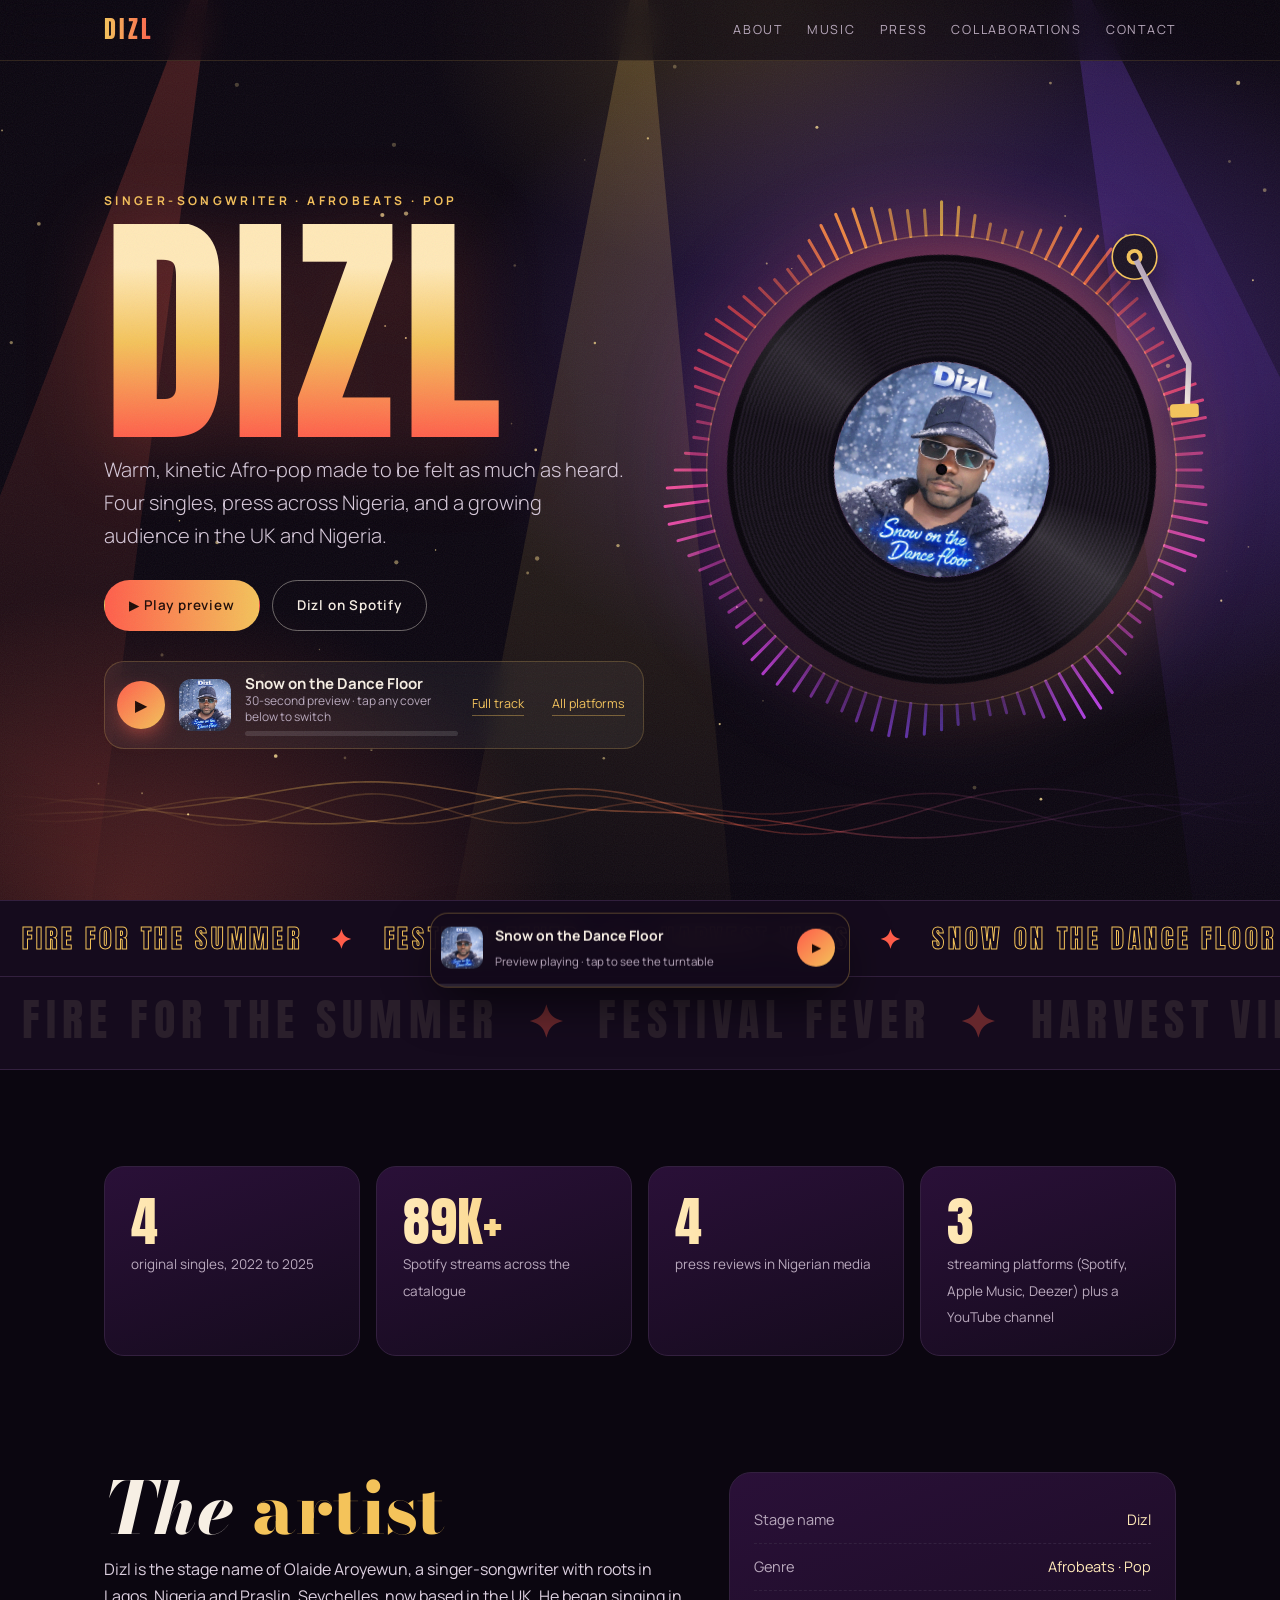
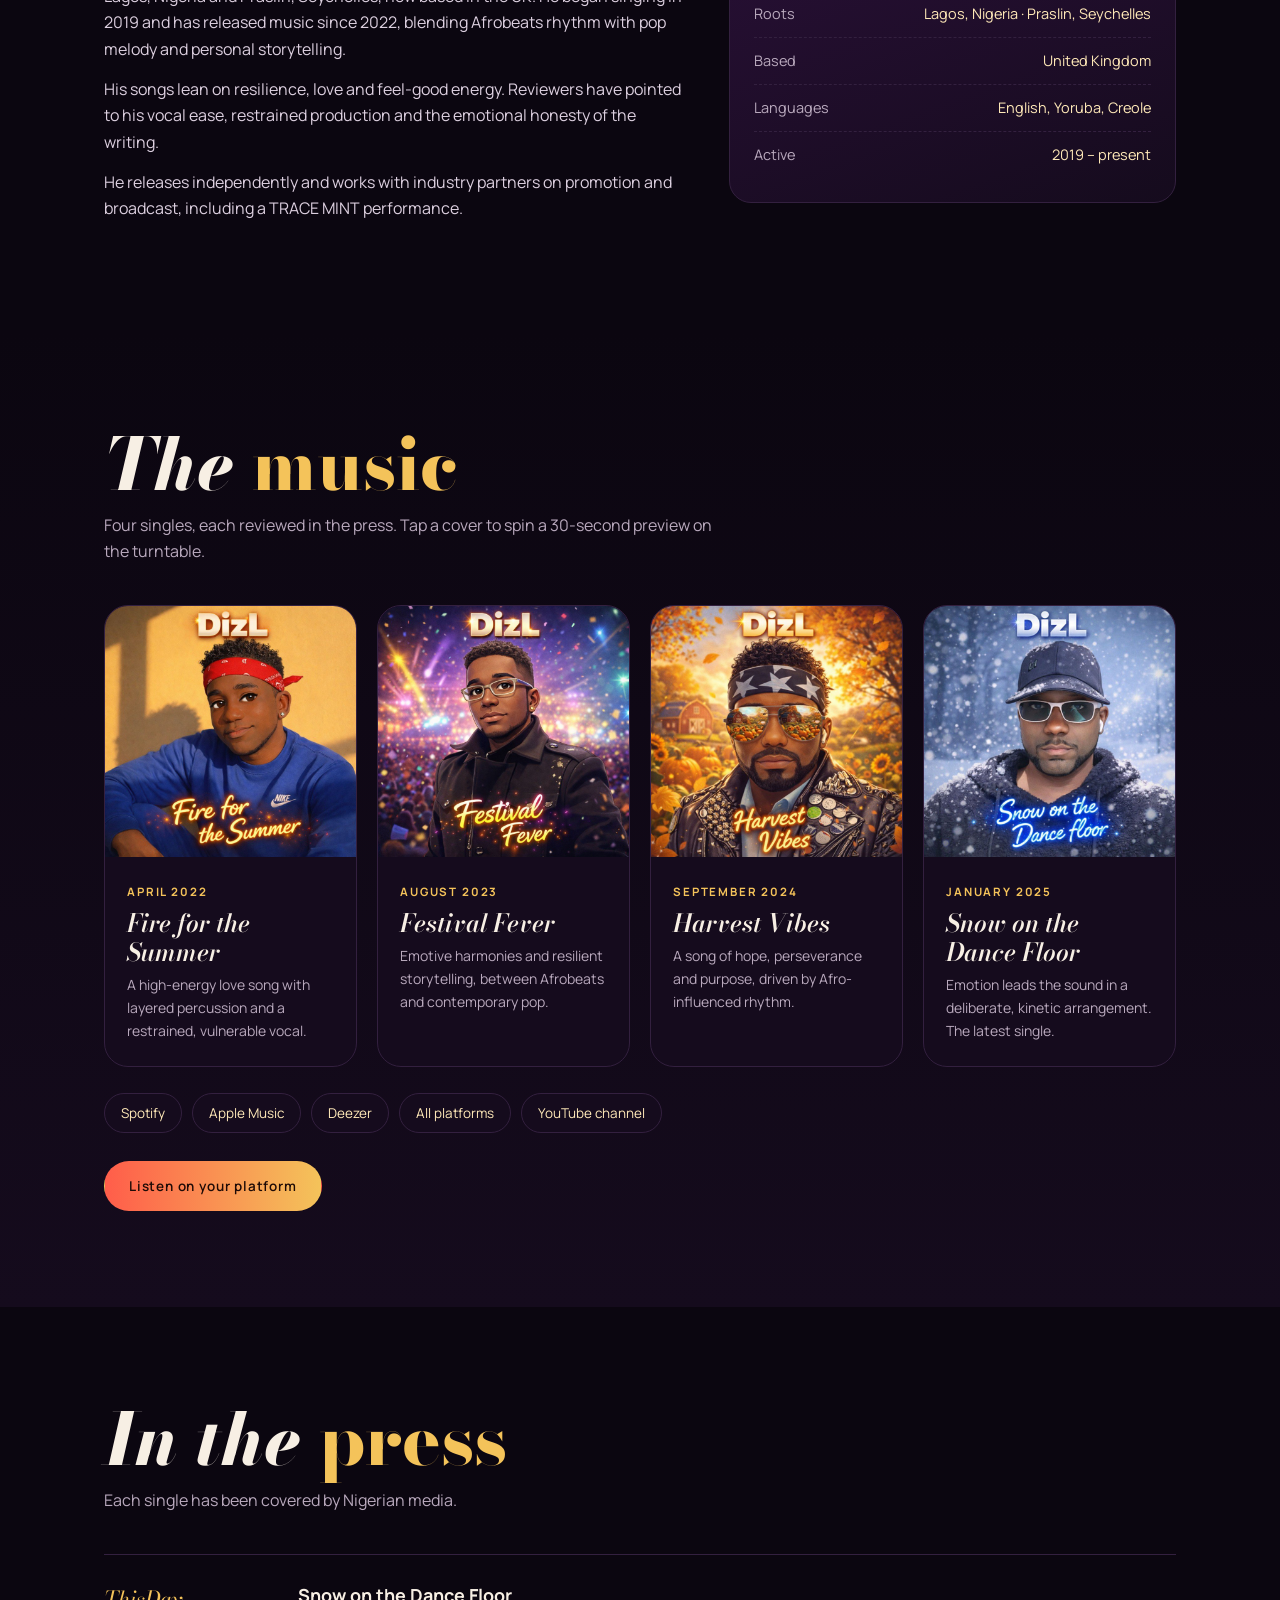
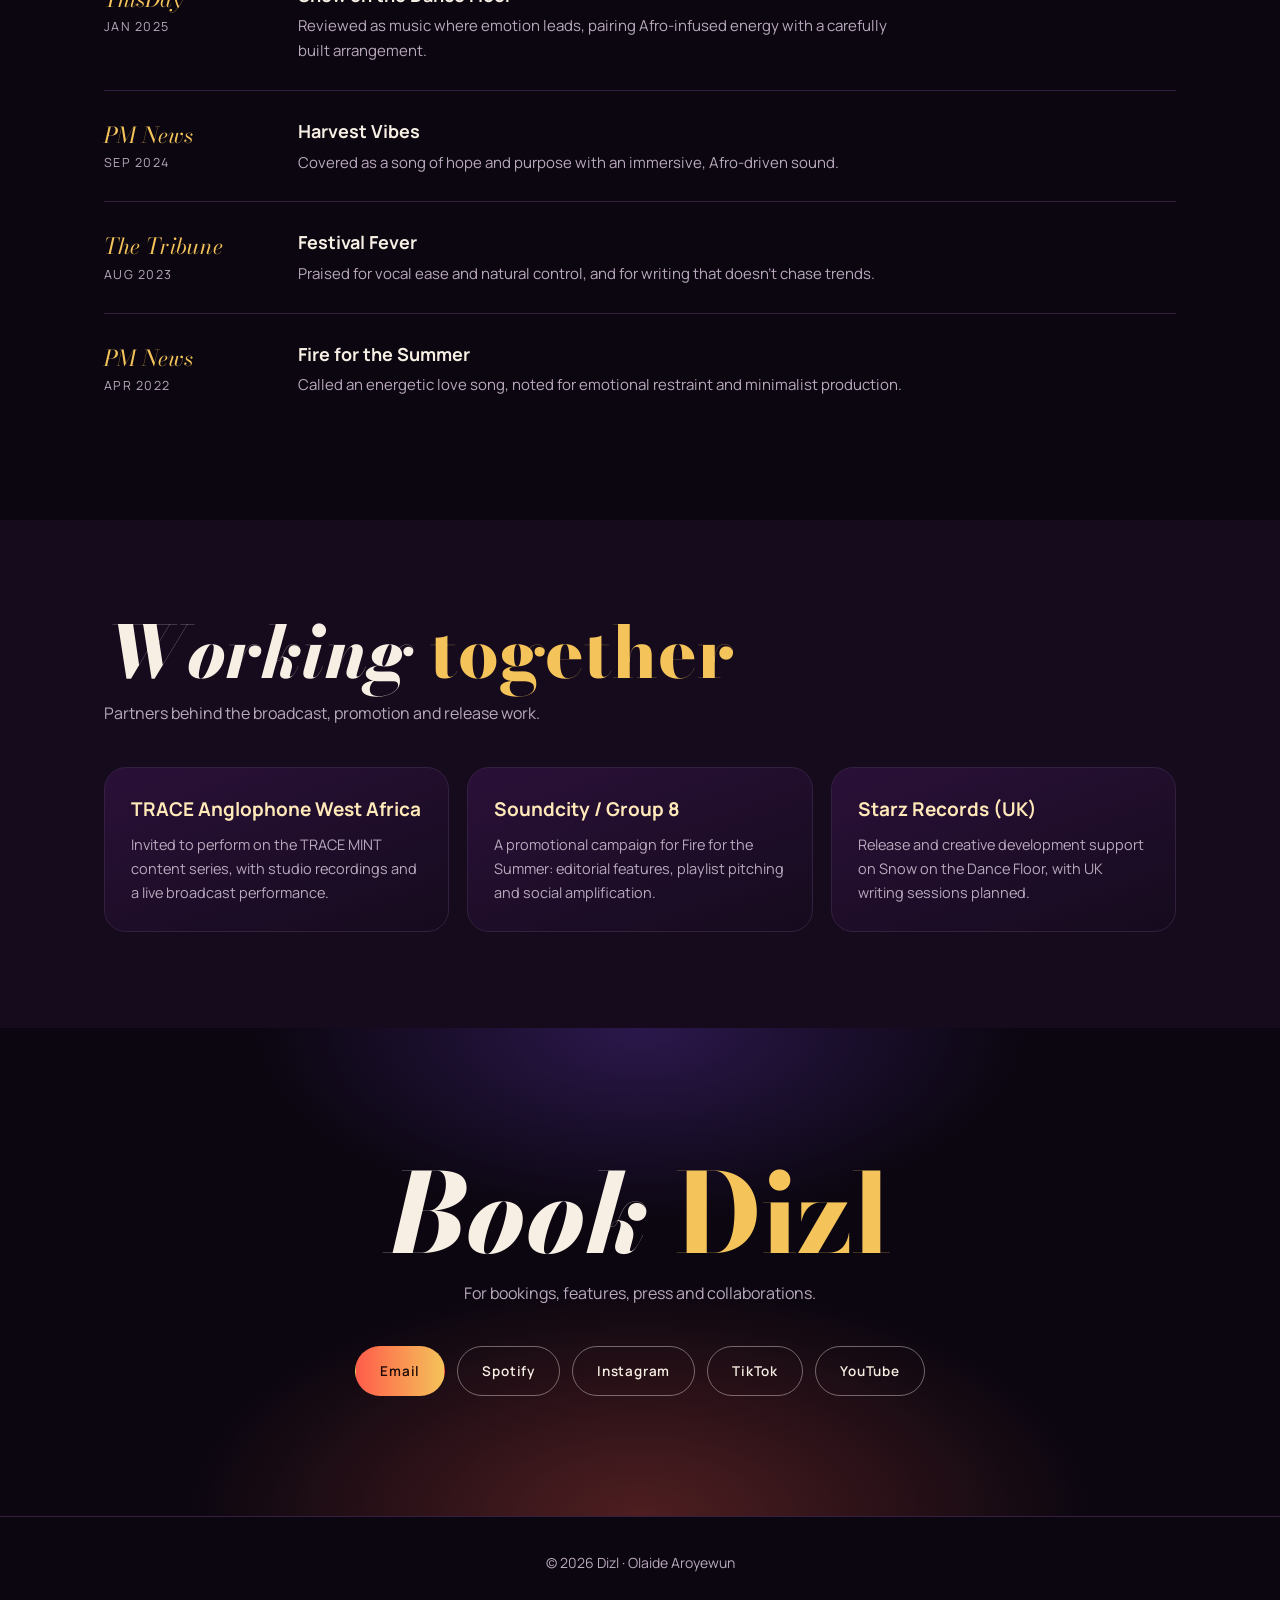
<file: music/index.html>
<!DOCTYPE html>
<html lang="en-GB">
<head>
<meta charset="utf-8">
<meta name="viewport" content="width=device-width, initial-scale=1">
<title>Dizl — Afrobeats &amp; Pop</title>
<meta name="description" content="Dizl is a Nigerian singer-songwriter in Afrobeats and pop. Four singles, press reviews and over 90,000 Spotify streams.">
<link href="https://fonts.googleapis.com/css2?family=Bodoni+Moda:ital,wght@0,600;0,800;1,600&family=Anton&family=Manrope:wght@300;400;500;600;700&display=swap" rel="stylesheet">
<style>
:root{--bg:#0b0610;--bg2:#150b1d;--plum:#2a1038;--ink:#f7efe4;--mut:#b9a9bd;--line:#33203f;--coral:#ff5d4a;--gold:#f4c35a;--champ:#ffe9b8;--ice:#9fdcff;--violet:#8a4dff;--serif:'Bodoni Moda',Georgia,serif}
*{box-sizing:border-box;margin:0;padding:0}html{scroll-behavior:smooth}
body{background:var(--bg);color:var(--ink);font-family:'Manrope',system-ui,sans-serif;line-height:1.65;-webkit-font-smoothing:antialiased;overflow-x:hidden}
body:after{content:"";position:fixed;inset:0;pointer-events:none;opacity:.07;z-index:50;background-image:url("data:image/svg+xml;utf8,<svg xmlns='http://www.w3.org/2000/svg' width='160' height='160'><filter id='n'><feTurbulence type='fractalNoise' baseFrequency='.9' numOctaves='2'/></filter><rect width='100%' height='100%' filter='url(%23n)'/></svg>")}
a{color:inherit}.wrap{max-width:1120px;margin:0 auto;padding:0 24px}
nav{position:fixed;top:0;left:0;right:0;z-index:20;background:rgba(11,6,16,.6);backdrop-filter:blur(14px);border-bottom:1px solid rgba(244,195,90,.15)}
nav .wrap{display:flex;justify-content:space-between;align-items:center;height:60px}
nav b{font-family:Anton;font-weight:400;font-size:24px;letter-spacing:.14em;background:linear-gradient(90deg,var(--gold),var(--coral));-webkit-background-clip:text;background-clip:text;color:transparent}
nav ul{display:flex;gap:24px;list-style:none;font-size:12.5px;letter-spacing:.14em;text-transform:uppercase;color:var(--mut)}nav ul a{text-decoration:none}nav ul a:hover{color:var(--gold)}
@media(max-width:760px){nav ul{display:none}}
.hero{position:relative;min-height:100vh;display:flex;align-items:center;padding:110px 0 70px;background:radial-gradient(900px 600px at 78% 40%,rgba(138,77,255,.38),transparent 62%),radial-gradient(700px 500px at 10% 100%,rgba(255,93,74,.3),transparent 62%),radial-gradient(500px 400px at 60% 0%,rgba(244,195,90,.2),transparent 70%),var(--bg)}
.hero .wrap{display:grid;grid-template-columns:1.1fr .9fr;gap:30px;align-items:center;width:100%}
@media(max-width:900px){.hero .wrap{grid-template-columns:1fr}}
.tag{font-size:12px;letter-spacing:.28em;text-transform:uppercase;color:var(--gold);font-weight:700}
h1{font-family:Anton;font-weight:400;font-size:clamp(110px,21vw,250px);line-height:.86;margin:14px 0 14px;letter-spacing:.02em;background:linear-gradient(180deg,var(--champ) 20%,var(--gold) 55%,var(--coral));-webkit-background-clip:text;background-clip:text;color:transparent;filter:drop-shadow(0 10px 40px rgba(255,93,74,.25))}
.lede{font-size:clamp(17px,2vw,20px);color:#d6c8d9;max-width:520px;font-weight:300}
.btns{display:flex;gap:12px;flex-wrap:wrap;margin-top:28px}
.btn{padding:13px 24px;border-radius:99px;border:1px solid rgba(247,239,228,.4);font-weight:600;font-size:13.5px;letter-spacing:.06em;text-decoration:none;transition:.2s}
.btn.p{background:linear-gradient(90deg,var(--coral),var(--gold));border-color:transparent;color:#1d0a06}.btn:hover{transform:translateY(-2px);border-color:var(--gold)}
.disc-wrap{position:relative;display:grid;place-items:center;min-width:0}
.glow{position:absolute;width:86%;aspect-ratio:1;border-radius:50%;background:conic-gradient(from 0deg,var(--coral),var(--gold),var(--violet),var(--coral));filter:blur(60px);opacity:.5;animation:sp 14s linear infinite}
@keyframes sp{to{transform:rotate(360deg)}}
.vinyl{position:relative;width:min(440px,72vw);aspect-ratio:1;border-radius:50%;background:repeating-radial-gradient(circle at center,#0d0a10 0 2px,#1a1320 2px 4px);box-shadow:0 40px 80px -20px rgba(0,0,0,.8),inset 0 0 0 6px #07040a;animation:sp 9s linear infinite;display:grid;place-items:center}
.vinyl:before{content:"";position:absolute;inset:0;border-radius:50%;background:conic-gradient(from 20deg,transparent 0 20%,rgba(255,255,255,.14) 25%,transparent 32% 70%,rgba(255,255,255,.1) 76%,transparent 82%)}
.label{width:50%;aspect-ratio:1;border-radius:50%;overflow:hidden;position:relative;background:linear-gradient(135deg,var(--coral),var(--violet));box-shadow:0 0 0 5px #0a0610;display:grid;place-items:center}
.label img{position:absolute;inset:0;width:100%;height:100%;object-fit:cover}
.label span{font-family:Anton;font-size:30px;letter-spacing:.1em;color:#fff}
.hole{position:absolute;width:2.6%;aspect-ratio:1;border-radius:50%;background:var(--bg);box-shadow:inset 0 0 0 2px #000}
.eq{display:flex;gap:5px;align-items:flex-end;height:46px;margin-top:34px}
.eq i{display:block;width:6px;border-radius:3px;background:linear-gradient(180deg,var(--gold),var(--coral));animation:bar 1.1s ease-in-out infinite}
@keyframes bar{0%,100%{height:12px}50%{height:46px}}
.eq i:nth-child(2n){animation-duration:.8s}.eq i:nth-child(3n){animation-duration:1.4s}.eq i:nth-child(5n){animation-delay:-.4s}.eq i:nth-child(7n){animation-delay:-.7s}
@media(prefers-reduced-motion:reduce){.vinyl,.glow,.eq i{animation:none}}
.marq{overflow:hidden;border-block:1px solid var(--line);background:var(--bg2);padding:16px 0;white-space:nowrap}
.marq div{display:inline-block;animation:mq 30s linear infinite;font-family:Anton;font-size:26px;letter-spacing:.14em;color:transparent;-webkit-text-stroke:1px var(--gold)}
.marq span{margin:0 22px}.marq b{color:var(--coral);-webkit-text-stroke:0;margin:0 6px}
@keyframes mq{to{transform:translateX(-50%)}}
section{padding:96px 0;position:relative}
h2{font-family:var(--serif);font-weight:800;font-style:italic;font-size:clamp(40px,6vw,72px);line-height:1;margin-bottom:12px}
h2 em{font-style:normal;color:var(--gold)}
.sub{color:var(--mut);max-width:620px;margin-bottom:40px}
.stats{display:grid;grid-template-columns:repeat(auto-fit,minmax(200px,1fr));gap:16px}
.stat{padding:26px;border-radius:20px;background:linear-gradient(160deg,var(--plum),var(--bg2));border:1px solid var(--line)}
.stat b{display:block;font-family:Anton;font-weight:400;font-size:54px;line-height:1.05;background:linear-gradient(90deg,var(--champ),var(--gold));-webkit-background-clip:text;background-clip:text;color:transparent}.stat span{font-size:13.5px;color:var(--mut)}
.about{display:grid;grid-template-columns:1.3fr 1fr;gap:44px;align-items:start}@media(max-width:820px){.about{grid-template-columns:1fr}}
.about p{color:#dccfdf;margin-bottom:14px}
.panel{background:linear-gradient(160deg,var(--plum),var(--bg2));border:1px solid var(--line);border-radius:22px;padding:24px}
.kv{display:flex;justify-content:space-between;gap:12px;padding:11px 0;border-bottom:1px dashed var(--line);font-size:14.5px}.kv:last-child{border:0}.kv span:first-child{color:var(--mut)}.kv span:last-child{text-align:right;color:var(--champ)}
.rel{display:grid;grid-template-columns:repeat(auto-fit,minmax(250px,1fr));gap:20px}
.rc{border-radius:24px;overflow:hidden;background:var(--bg2);border:1px solid var(--line);transition:.3s}.rc:hover{transform:translateY(-6px);border-color:var(--gold)}
.art{aspect-ratio:1;background:var(--plum);position:relative;overflow:hidden}.art svg,.art img{position:absolute;inset:0;width:100%;height:100%;object-fit:cover}
.rc .t{padding:20px 22px 24px}.rc small{color:var(--gold);font-weight:700;letter-spacing:.16em;text-transform:uppercase;font-size:11.5px}
.rc h3{font-family:var(--serif);font-size:25px;font-style:italic;font-weight:600;margin:6px 0 6px;line-height:1.15}.rc p{font-size:14px;color:var(--mut)}
.platforms{display:flex;flex-wrap:wrap;gap:10px;margin-top:26px}.pl{padding:8px 16px;border:1px solid var(--line);border-radius:99px;font-size:13.5px;color:var(--champ);background:var(--bg2)}
.press{display:grid;gap:0}.pr{display:grid;grid-template-columns:170px 1fr;gap:24px;padding:26px 0;border-top:1px solid var(--line)}@media(max-width:700px){.pr{grid-template-columns:1fr;gap:6px}}
.pr .o{font-family:var(--serif);font-size:22px;font-style:italic;color:var(--gold)}.pr .o span{display:block;font-family:Manrope;font-style:normal;font-size:12.5px;color:var(--mut);letter-spacing:.1em;text-transform:uppercase}
.pr h4{font-size:18px;margin-bottom:4px}.pr p{color:var(--mut);font-size:15px;max-width:620px}
.collab{display:grid;grid-template-columns:repeat(auto-fit,minmax(260px,1fr));gap:18px}
.c{border-radius:22px;padding:26px;background:linear-gradient(160deg,var(--plum),var(--bg2));border:1px solid var(--line)}.c h3{font-size:19px;margin-bottom:8px;color:var(--champ)}.c p{color:var(--mut);font-size:14.5px}
.cta{text-align:center;background:radial-gradient(700px 360px at 50% 100%,rgba(255,93,74,.28),transparent 65%),radial-gradient(600px 300px at 50% 0%,rgba(138,77,255,.25),transparent 65%)}
.cta h2{margin-inline:auto}.cta .sub{margin-inline:auto}.cta .btns{justify-content:center}
footer{padding:34px 0;border-top:1px solid var(--line);color:var(--mut);font-size:14px;text-align:center}

/* ===== premium stage layer ===== */
#prog{position:fixed;top:0;left:0;right:0;height:3px;z-index:60;transform-origin:0 50%;transform:scaleX(0);background:linear-gradient(90deg,var(--coral),var(--gold),var(--violet))}
.hero{overflow:hidden;isolation:isolate}
#stage{position:absolute;inset:0;z-index:0;pointer-events:none}
.hero .wrap{position:relative;z-index:1}
.hero:after{content:"";position:absolute;inset:0;z-index:0;pointer-events:none;background:radial-gradient(120% 90% at 50% 50%,transparent 55%,rgba(5,2,9,.75))}
.disc-wrap{transition:transform .18s ease-out;transform-style:preserve-3d}
.arm{overflow:visible;position:absolute;right:-5%;top:-7%;width:34%;height:auto;z-index:3;pointer-events:none;filter:drop-shadow(0 14px 18px rgba(0,0,0,.55))}
.armg{transform-origin:160px 40px;animation:drop 1.5s cubic-bezier(.25,.8,.25,1) .9s both}
@keyframes drop{from{transform:rotate(-30deg)}to{transform:rotate(0)}}
.vinyl{box-shadow:0 40px 80px -20px rgba(0,0,0,.8),0 0 90px -10px rgba(255,93,74,.35),inset 0 0 0 6px #07040a}
.hero .tag,.hero .lede,.hero .btns,.hero .eq{animation:rise .9s cubic-bezier(.2,.7,.2,1) both}
.hero .tag{animation-delay:.1s}.hero h1{animation:rise 1.1s cubic-bezier(.2,.7,.2,1) .2s both}.hero .lede{animation-delay:.55s}.hero .btns{animation-delay:.7s}.hero .eq{animation-delay:.85s}
@keyframes rise{from{opacity:0;transform:translateY(26px)}to{opacity:1;transform:none}}
.eq{height:54px}.eq i{width:5px}
@keyframes bar{0%,100%{height:10px}50%{height:54px}}
.marq.r{border-top:0;padding:6px 0 14px;background:var(--bg2)}
.marq.r div{animation-direction:reverse;animation-duration:46s;-webkit-text-stroke:0;color:rgba(255,233,184,.09);font-size:44px}
.marq.r b{color:rgba(255,93,74,.35)}
.stat,.panel,.c{position:relative;overflow:hidden}
.stat:before,.panel:before,.c:before{content:"";position:absolute;inset:0;pointer-events:none;opacity:0;transition:opacity .25s;background:radial-gradient(300px circle at var(--mx,-999px) var(--my,-999px),rgba(244,195,90,.15),transparent 65%)}
.stat:hover:before,.panel:hover:before,.c:hover:before{opacity:1}
.stat{transition:border-color .3s,transform .3s}.stat:hover{border-color:rgba(244,195,90,.5);transform:translateY(-3px)}
.c{transition:border-color .3s,transform .3s}.c:hover{border-color:rgba(244,195,90,.5);transform:translateY(-3px)}
.rc{position:relative;transform:perspective(900px) rotateX(var(--rx,0deg)) rotateY(var(--ry,0deg)) translateY(var(--ty,0px));transition:transform .35s ease-out,border-color .3s,box-shadow .3s}
.rc:hover{--ty:-8px;transition:transform .1s ease-out,border-color .3s,box-shadow .3s;border-color:var(--c,var(--gold));box-shadow:0 34px 70px -28px var(--c,var(--gold))}
.rc:after{content:"";position:absolute;inset:0;pointer-events:none;opacity:0;transition:opacity .25s;background:radial-gradient(340px circle at var(--gx,50%) var(--gy,0%),rgba(255,255,255,.17),transparent 60%)}
.rc:hover:after{opacity:1}
.art img{transition:transform .7s cubic-bezier(.2,.7,.2,1)}.rc:hover .art img{transform:scale(1.06)}
.pb{position:absolute;right:14px;top:14px;display:flex;gap:3px;align-items:flex-end;height:22px;opacity:0;transition:opacity .3s;z-index:2;padding:6px 8px;border-radius:10px;background:rgba(8,4,12,.55);backdrop-filter:blur(6px);box-sizing:content-box}
.rc:hover .pb{opacity:1}.pb i{display:block;width:3px;border-radius:2px;background:var(--gold);animation:pb .9s ease-in-out infinite}.pb i:nth-child(2){animation-delay:-.3s}.pb i:nth-child(3){animation-delay:-.6s}.pb i:nth-child(4){animation-delay:-.15s}
@keyframes pb{0%,100%{height:5px}50%{height:22px}}
.pl{text-decoration:none;transition:.2s}.pl:hover{border-color:var(--gold);color:#1d0a06;background:linear-gradient(90deg,var(--coral),var(--gold));transform:translateY(-2px)}
.pr{position:relative;transition:background .3s,padding-left .3s}.pr:before{content:"";position:absolute;left:0;top:18%;bottom:18%;width:3px;border-radius:2px;background:linear-gradient(180deg,var(--gold),var(--coral));transform:scaleY(0);transition:transform .3s}
.pr:hover{background:linear-gradient(90deg,rgba(244,195,90,.07),transparent 70%);padding-left:18px}.pr:hover:before{transform:scaleY(1)}
.cta{position:relative;overflow:hidden;padding:130px 0 120px}.cta .wrap{position:relative;z-index:1}
#wave2{position:absolute;inset:0;z-index:0;pointer-events:none;width:100%;height:100%}
.cta h2{font-size:clamp(52px,9vw,110px)}
@media(prefers-reduced-motion:reduce){.armg,.hero .tag,.hero h1,.hero .lede,.hero .btns,.hero .eq{animation:none}}
@media(max-width:600px){.arm{width:30%;right:0}}

/* ===== turntable player ===== */
.vinyl{animation:none;will-change:transform}
.armg{animation:none;transform:rotate(-30deg);transition:transform 1.2s cubic-bezier(.3,.7,.2,1)}
.disc-wrap.playing .armg{transform:rotate(0)}
.label img{transition:opacity .28s,transform .4s}.label img.sw{opacity:0;transform:scale(1.15)}
.hero .now{animation:rise .9s cubic-bezier(.2,.7,.2,1) .85s both}
.now{display:flex;align-items:center;gap:14px;margin-top:30px;max-width:540px;padding:12px 18px 12px 12px;border-radius:20px;background:rgba(255,255,255,.055);border:1px solid rgba(244,195,90,.22);backdrop-filter:blur(10px)}
.now .pp{flex:none;width:48px;height:48px;border-radius:50%;border:0;cursor:pointer;font-size:16px;color:#1d0a06;background:linear-gradient(135deg,var(--coral),var(--gold));box-shadow:0 8px 24px -8px var(--coral);transition:transform .2s}.now .pp:hover{transform:scale(1.08)}
.now img{flex:none;width:52px;height:52px;border-radius:12px;object-fit:cover}
.nt{flex:1;min-width:0}.nt b{display:block;font-size:15px;white-space:nowrap;overflow:hidden;text-overflow:ellipsis}.nt span{display:block;font-size:12px;color:var(--mut);margin-bottom:7px;white-space:nowrap;overflow:hidden;text-overflow:ellipsis}
.bar{height:5px;border-radius:3px;background:rgba(255,255,255,.12);cursor:pointer;overflow:hidden}.bar i,.mbar i{display:block;height:100%;width:0;background:linear-gradient(90deg,var(--gold),var(--coral))}
.now a{flex:none;font-size:12.5px;color:var(--gold);text-decoration:none;border-bottom:1px solid rgba(244,195,90,.4)}
.rc{cursor:pointer}.rc.on{border-color:var(--c,var(--gold));box-shadow:0 30px 70px -28px var(--c,var(--gold))}
.pb{min-width:14px;justify-content:center}.pb b{display:block;color:var(--gold);font-size:13px;line-height:22px;font-weight:400}.pb i{display:none}
.rc.on .pb{opacity:1}.rc.on .pb b{display:none}.rc.on .pb i{display:block}
#mini{position:fixed;left:50%;bottom:18px;z-index:40;display:flex;align-items:center;gap:12px;padding:10px 14px 14px 10px;border-radius:18px;background:rgba(18,9,26,.86);backdrop-filter:blur(14px);border:1px solid rgba(244,195,90,.3);box-shadow:0 20px 50px -10px rgba(0,0,0,.7);transform:translate(-50%,140%);transition:transform .45s cubic-bezier(.2,.8,.2,1);width:min(420px,calc(100vw - 24px));overflow:hidden;cursor:pointer}
#mini.show{transform:translate(-50%,0)}
#mini img{width:42px;height:42px;border-radius:10px;object-fit:cover;flex:none}.mt{flex:1;min-width:0}.mt b{display:block;font-size:14px;white-space:nowrap;overflow:hidden;text-overflow:ellipsis}.mt span{font-size:11.5px;color:var(--mut)}
#mpp{flex:none;width:38px;height:38px;border-radius:50%;border:0;cursor:pointer;color:#1d0a06;font-size:12px;background:linear-gradient(135deg,var(--coral),var(--gold))}
.mbar{position:absolute;left:0;right:0;bottom:0;height:3px;background:rgba(255,255,255,.1)}
@media(max-width:600px){.now{padding-right:12px;flex-wrap:wrap;row-gap:10px}.now .nt{flex:1 1 0}.now .brk{display:block;order:4;flex:0 0 100%;height:0}.now a{order:5;font-size:13.5px;margin:0 18px 2px 0!important}#full{margin-left:62px!important}}

/* mobile fit: stop hero from stretching past the screen */
.hero .wrap>*{min-width:0}
@media(max-width:900px){.hero .wrap{grid-template-columns:minmax(0,1fr)}.hero{overflow:hidden}}
@media(max-width:600px){.tag{letter-spacing:.14em;white-space:normal}.hero .lede{max-width:100%}.hero .btns{flex-wrap:wrap}.now{max-width:100%}.now .nt{min-width:0;flex:1}.now .nt b,.now .nt span{display:block;overflow:hidden;text-overflow:ellipsis;white-space:nowrap}h1{font-size:clamp(96px,30vw,140px)}}
footer{padding-bottom:calc(34px + env(safe-area-inset-bottom,0px))}
@media(max-width:700px){footer{padding-bottom:calc(150px + env(safe-area-inset-bottom,0px))}}

/* two-column hero: keep record, ring and tonearm inside the screen */
@media(min-width:901px){.vinyl{width:min(440px,calc((100vw - 78px)*.45/1.26))}.arm{right:2%}}

/* single-column (tablet portrait): keep tonearm beside the record, not at the screen edge */
@media(min-width:601px) and (max-width:900px){.disc-wrap{width:100%;max-width:min(520px,88vw);margin-inline:auto}.arm{right:-2%}}
@media(prefers-reduced-motion:reduce){.marq div{animation:mq 60s linear infinite}}
.now .nt #nsub .sc{font-style:normal;display:inline-block}
@media(max-width:600px){.now .nt #nsub .sc{display:inline;line-height:1.3}}
@keyframes ns{0%,15%{transform:translateX(0)}85%,100%{transform:translateX(calc(-1 * var(--ov,0px)))}}
.now .nt b,.now .nt #nsub{white-space:normal;overflow:visible;text-overflow:clip;line-height:1.3}.now .nt #nsub .sc{display:inline}
.now .brk{display:none}@media(max-width:600px){.now .brk{display:block;order:4;flex:0 0 100%;height:0}}
</style>
</head>
<body>
<div id="prog"></div>
<nav><div class="wrap"><b>DIZL</b><ul><li><a href="#about">About</a></li><li><a href="#music">Music</a></li><li><a href="#press">Press</a></li><li><a href="#collab">Collaborations</a></li><li><a href="#contact">Contact</a></li></ul></div></nav>
<main>
<div class="hero" id="top"><canvas id="stage" aria-hidden="true"></canvas><div class="wrap">
  <div>
    <div class="tag">Singer-songwriter · Afrobeats · Pop</div>
    <h1>DIZL</h1>
    <p class="lede">Warm, kinetic Afro-pop made to be felt as much as heard. Four singles, press across Nigeria, and a growing audience in the UK and Nigeria.</p>
    <div class="btns"><a class="btn p" href="#" id="heroplay">▶ Play preview</a><a class="btn" href="https://open.spotify.com/artist/3vCOClc48LY1x5cdoJgQlJ" target="_blank" rel="noopener">Dizl on Spotify</a></div>
    <div class="now" id="now"><button class="pp" id="pp" aria-label="Play preview">▶</button><img id="nimg" src="img/snow.jpg" alt=""><div class="nt"><b id="ntitle">Snow on the Dance Floor</b><span id="nsub"><em class="sc">30-second preview · tap any cover below to switch</em></span><div class="bar" id="bar" role="progressbar" aria-label="Preview progress"><i id="fill"></i></div></div><i class="brk" aria-hidden="true"></i><a id="full" href="https://open.spotify.com/track/1isKLHtDeZvDGnfQosy557" target="_blank" rel="noopener">Full track</a><a id="hf" href="https://distrokid.com/hyperfollow/dizl/snow-on-the-dance-floor-2" target="_blank" rel="noopener" style="margin-left:14px">All platforms</a></div>
  </div>
  <div class="disc-wrap"><div class="glow"></div>
    <div class="vinyl"><div class="label"><img src="img/snow.jpg" alt="Snow on the Dance Floor cover art"></div><div class="hole"></div></div>
    <svg class="arm" viewBox="0 0 200 300" aria-hidden="true"><defs><linearGradient id="ag" x1="0" x2="1"><stop offset="0" stop-color="#f7efe4"/><stop offset="1" stop-color="#b9a9bd"/></linearGradient></defs><circle cx="160" cy="40" r="28" fill="#1c1324" stroke="#f4c35a" stroke-width="2"/><circle cx="160" cy="40" r="10" fill="#f4c35a"/><g class="armg"><path d="M160 40 L152 190 L122 238" stroke="url(#ag)" stroke-width="7" fill="none" stroke-linecap="round" stroke-linejoin="round"/><rect x="100" y="230" width="36" height="17" rx="4" transform="rotate(28 118 238)" fill="#f4c35a"/><circle cx="160" cy="40" r="5" fill="#1c1324"/></g></svg>
  </div>
</div></div>

<div class="marq" aria-hidden="true"><div><span>FIRE FOR THE SUMMER</span><b>✦</b><span>FESTIVAL FEVER</span><b>✦</b><span>HARVEST VIBES</span><b>✦</b><span>SNOW ON THE DANCE FLOOR</span><b>✦</b><span>FIRE FOR THE SUMMER</span><b>✦</b><span>FESTIVAL FEVER</span><b>✦</b><span>HARVEST VIBES</span><b>✦</b><span>SNOW ON THE DANCE FLOOR</span><b>✦</b></div></div>
<div class="marq r" aria-hidden="true"><div><span>FIRE FOR THE SUMMER</span><b>✦</b><span>FESTIVAL FEVER</span><b>✦</b><span>HARVEST VIBES</span><b>✦</b><span>SNOW ON THE DANCE FLOOR</span><b>✦</b><span>FIRE FOR THE SUMMER</span><b>✦</b><span>FESTIVAL FEVER</span><b>✦</b><span>HARVEST VIBES</span><b>✦</b><span>SNOW ON THE DANCE FLOOR</span><b>✦</b></div></div>

<section><div class="wrap"><div class="stats">
  <div class="stat"><b>4</b><span>original singles, 2022 to 2025</span></div>
  <div class="stat"><b>90K+</b><span>Spotify streams across the catalogue</span></div>
  <div class="stat"><b>4</b><span>press reviews in Nigerian media</span></div>
  <div class="stat"><b>3</b><span>streaming platforms (Spotify, Apple Music, Deezer) plus a YouTube channel</span></div>
</div></div></section>

<section id="about" style="padding-top:20px"><div class="wrap about">
  <div>
    <h2>The <em>artist</em></h2>
    <p>Dizl is the stage name of Olaide Aroyewun, a singer-songwriter with roots in Lagos, Nigeria and Praslin, Seychelles, now based in the UK. He began singing in 2019 and has released music since 2022, blending Afrobeats rhythm with pop melody and personal storytelling.</p>
    <p>His songs lean on resilience, love and feel-good energy. Reviewers have pointed to his vocal ease, restrained production and the emotional honesty of the writing.</p>
    <p>He releases independently and works with industry partners on promotion and broadcast, including a TRACE MINT performance.</p>
  </div>
  <div class="panel">
    <div class="kv"><span>Stage name</span><span>Dizl</span></div>
    <div class="kv"><span>Genre</span><span>Afrobeats · Pop</span></div>
    <div class="kv"><span>Roots</span><span>Lagos, Nigeria · Praslin, Seychelles</span></div>
    <div class="kv"><span>Based</span><span>United Kingdom</span></div>
    <div class="kv"><span>Languages</span><span>English, Yoruba, Creole</span></div>
    <div class="kv"><span>Active</span><span>2019 – present</span></div>
  </div>
</div></section>

<section id="music" style="background:linear-gradient(180deg,var(--bg),var(--bg2))"><div class="wrap">
  <h2>The <em>music</em></h2>
  <p class="sub">Four singles, each reviewed in the press. Tap a cover to spin a 30-second preview on the turntable.</p>
  <div class="rel">
    <div class="rc" data-k="fire" tabindex="0" role="button" aria-label="Play preview of fire" style="--c:#ff9f43"><div class="art"><img src="img/fire.jpg" alt="Fire for the Summer cover art" loading="lazy"></div><div class="t"><small>April 2022</small><h3>Fire for the Summer</h3><p>A high-energy love song with layered percussion and a restrained, vulnerable vocal.</p></div></div>
    <div class="rc" data-k="festival" tabindex="0" role="button" aria-label="Play preview of festival" style="--c:#a46bff"><div class="art"><img src="img/festival.jpg" alt="Festival Fever cover art" loading="lazy"></div><div class="t"><small>August 2023</small><h3>Festival Fever</h3><p>Emotive harmonies and resilient storytelling, between Afrobeats and contemporary pop.</p></div></div>
    <div class="rc" data-k="harvest" tabindex="0" role="button" aria-label="Play preview of harvest" style="--c:#ff7a2f"><div class="art"><img src="img/harvest.jpg" alt="Harvest Vibes cover art" loading="lazy"></div><div class="t"><small>September 2024</small><h3>Harvest Vibes</h3><p>A song of hope, perseverance and purpose, driven by Afro-influenced rhythm.</p></div></div>
    <div class="rc" data-k="snow" tabindex="0" role="button" aria-label="Play preview of snow" style="--c:#6fb8ff"><div class="art"><img src="img/snow.jpg" alt="Snow on the Dance Floor cover art" loading="lazy"></div><div class="t"><small>January 2025</small><h3>Snow on the Dance Floor</h3><p>Emotion leads the sound in a deliberate, kinetic arrangement. The latest single.</p></div></div>
  </div>
  <div class="platforms"><a class="pl" href="https://open.spotify.com/artist/3vCOClc48LY1x5cdoJgQlJ" target="_blank" rel="noopener">Spotify</a><a class="pl" href="https://music.apple.com/us/album/snow-on-the-dance-floor-single/1880357059" target="_blank" rel="noopener">Apple Music</a><a class="pl" href="https://www.deezer.com/album/925784041" target="_blank" rel="noopener">Deezer</a><a class="pl" href="https://distrokid.com/hyperfollow/dizl/snow-on-the-dance-floor-2" target="_blank" rel="noopener">All platforms</a><a class="pl" href="https://www.youtube.com/@dizlmusic" target="_blank" rel="noopener">YouTube channel</a></div>
  <div class="btns"><a class="btn p" href="https://distrokid.com/hyperfollow/dizl/snow-on-the-dance-floor-2" target="_blank" rel="noopener">Listen on your platform</a></div>
</div></section>

<section id="press"><div class="wrap">
  <h2>In the <em>press</em></h2>
  <p class="sub">Each single has been covered by Nigerian media.</p>
  <div class="press">
    <div class="pr"><div class="o">ThisDay<span>Jan 2025</span></div><div><h4>Snow on the Dance Floor</h4><p>Reviewed as music where emotion leads, pairing Afro-infused energy with a carefully built arrangement.</p></div></div>
    <div class="pr"><div class="o">PM News<span>Sep 2024</span></div><div><h4>Harvest Vibes</h4><p>Covered as a song of hope and purpose with an immersive, Afro-driven sound.</p></div></div>
    <div class="pr"><div class="o">The Tribune<span>Aug 2023</span></div><div><h4>Festival Fever</h4><p>Praised for vocal ease and natural control, and for writing that doesn't chase trends.</p></div></div>
    <div class="pr"><div class="o">PM News<span>Apr 2022</span></div><div><h4>Fire for the Summer</h4><p>Called an energetic love song, noted for emotional restraint and minimalist production.</p></div></div>
  </div>
</div></section>

<section id="collab" style="background:var(--bg2)"><div class="wrap">
  <h2>Working <em>together</em></h2>
  <p class="sub">Partners behind the broadcast, promotion and release work.</p>
  <div class="collab">
    <div class="c"><h3>TRACE Anglophone West Africa</h3><p>Invited to perform on the TRACE MINT content series, with studio recordings and a live broadcast performance.</p></div>
    <div class="c"><h3>Soundcity / Group 8</h3><p>A promotional campaign for Fire for the Summer: editorial features, playlist pitching and social amplification.</p></div>
    <div class="c"><h3>Starz Records (UK)</h3><p>Release and creative development support on Snow on the Dance Floor, with UK writing sessions planned.</p></div>
  </div>
</div></section>

<section id="contact" class="cta"><canvas id="wave2" aria-hidden="true"></canvas><div class="wrap">
  <h2>Book <em>Dizl</em></h2>
  <p class="sub">For bookings, features, press and collaborations.</p>
  <div class="btns"><a class="btn p" href="mailto:dizlmusicworld@gmail.com">Email</a><a class="btn" href="https://open.spotify.com/artist/3vCOClc48LY1x5cdoJgQlJ" target="_blank" rel="noopener">Spotify</a><a class="btn" href="https://www.instagram.com/dizlmusic/" target="_blank" rel="noopener">Instagram</a><a class="btn" href="https://www.tiktok.com/@dizlmusic" target="_blank" rel="noopener">TikTok</a><a class="btn" href="https://www.youtube.com/@dizlmusic" target="_blank" rel="noopener">YouTube</a></div>
</div></section>
<div id="mini"><img id="mimg" src="img/snow.jpg" alt=""><div class="mt"><b id="mtitle">Snow on the Dance Floor</b><span>Preview playing · tap to see the turntable</span></div><button id="mpp" aria-label="Pause">❚❚</button><div class="mbar"><i id="mfill"></i></div></div>
</main>
<footer>© 2026 Dizl · Olaide Aroyewun</footer>
<script>
(function(){
var playing=false,AN=null,FD=null,reduce=matchMedia('(prefers-reduced-motion: reduce)').matches,fine=matchMedia('(pointer:fine)').matches;
var hero=document.querySelector('.hero'),cv=document.getElementById('stage'),cx=cv.getContext('2d'),vin=document.querySelector('.vinyl'),wrap=document.querySelector('.disc-wrap');
var W=0,H=0,D=Math.min(window.devicePixelRatio||1,2);
function size(){var r=hero.getBoundingClientRect();W=r.width;H=r.height;cv.width=W*D;cv.height=H*D;cv.style.width=W+'px';cv.style.height=H+'px'}
size();addEventListener('resize',function(){size();size2()});
var sparks=[],i;for(i=0;i<70;i++)sparks.push({x:Math.random(),y:Math.random(),s:.5+Math.random()*1.7,v:.015+Math.random()*.05,p:Math.random()*6.28});
var cols=[[255,93,74],[244,195,90],[138,77,255]],N=96,vis=true;
if('IntersectionObserver' in window)new IntersectionObserver(function(e){vis=e[0].isIntersecting}).observe(hero);
function waves(c,w,h,t,base,amp){
  for(var l=0;l<4;l++){var g=c.createLinearGradient(0,0,w,0);g.addColorStop(0,'rgba(244,195,90,.0)');g.addColorStop(.25,'rgba(244,195,90,'+(.34-l*.05)+')');g.addColorStop(.6,'rgba(255,93,74,'+(.34-l*.05)+')');g.addColorStop(1,'rgba(138,77,255,.0)');
    c.strokeStyle=g;c.lineWidth=1.6;c.beginPath();
    for(var x=0;x<=w;x+=6){var y=base+Math.sin(x*.006*(l+1)+t*(.9+l*.35)+l)*amp*(1-l*.18)+Math.sin(x*.017+t*1.7+l*2)*amp*.28;x?c.lineTo(x,y):c.moveTo(x,y)}
    c.stroke()}
}
function draw(t){
  cx.setTransform(D,0,0,D,0,0);cx.clearRect(0,0,W,H);cx.globalCompositeOperation='lighter';
  for(var b=0;b<3;b++){var c=cols[b],ang=Math.sin(t*.32+b*2.1)*.32,sw=130+b*24;
    cx.save();cx.translate(W*(.16+.34*b),-20);cx.rotate(ang);
    var g=cx.createLinearGradient(0,0,0,H*1.15);g.addColorStop(0,'rgba('+c+',.24)');g.addColorStop(1,'rgba('+c+',0)');
    cx.fillStyle=g;cx.beginPath();cx.moveTo(-6,0);cx.lineTo(6,0);cx.lineTo(sw,H*1.15);cx.lineTo(-sw,H*1.15);cx.closePath();cx.fill();cx.restore()}
  var hr=hero.getBoundingClientRect(),wr=wrap.getBoundingClientRect(),px=wr.left-hr.left+wr.width/2,py=wr.top-hr.top+wr.height/2,R=vin.offsetWidth/2*1.05,k=R/220;
  var live=playing&&AN,beat,bass=0;
  if(live){AN.getByteFrequencyData(FD);for(i=1;i<7;i++)bass+=FD[i];bass=bass/6/255;beat=Math.pow(bass,2.6)}else beat=Math.pow(Math.max(0,Math.sin(t*Math.PI*2*1.9)),7)*.55;
  cx.lineCap='round';cx.lineWidth=Math.max(2,3*k);
  for(i=0;i<N;i++){var a=i/N*6.2832-1.5708,q=i<N/2?i/(N/2):(N-i)/(N/2),len,v;
    if(live){v=FD[2+Math.floor(q*58)]/255;len=(6+v*v*70+beat*10)*k}
    else{v=(.5+.5*Math.sin(t*3.1+i*.62))*(.45+.55*Math.sin(t*1.25+i*.19)*Math.sin(t*1.25+i*.19));len=(7+v*26+beat*(10+22*(.5+.5*Math.sin(i*.45+t))))*k}
    var h=((45-150*q)%360+360)%360;cx.strokeStyle='hsla('+h+',95%,62%,'+(.55+.4*v)+')';
    var r1=R+10*k,r2=r1+len;cx.beginPath();cx.moveTo(px+Math.cos(a)*r1,py+Math.sin(a)*r1);cx.lineTo(px+Math.cos(a)*r2,py+Math.sin(a)*r2);cx.stroke()}
  cx.lineWidth=1.5;cx.strokeStyle='rgba(244,195,90,'+(.12+.4*beat)+')';cx.beginPath();cx.arc(px,py,R+4*k+beat*10*k,0,6.2832);cx.stroke();
  for(i=0;i<sparks.length;i++){var p=sparks[i];p.y-=p.v*.016;if(p.y<-.05){p.y=1.05;p.x=Math.random()}
    var al=.25+.55*(.5+.5*Math.sin(t*1.6+p.p));cx.fillStyle='rgba(255,226,150,'+al+')';cx.beginPath();cx.arc(p.x*W+Math.sin(t*.5+p.p)*14,p.y*H,p.s,0,6.2832);cx.fill()}
  waves(cx,W,H,t,H*.9,22);cx.globalCompositeOperation='source-over';
}
/* CTA waves */
var cv2=document.getElementById('wave2'),c2=cv2.getContext('2d'),W2=0,H2=0,vis2=false,cta=document.getElementById('contact');
function size2(){var r=cta.getBoundingClientRect();W2=r.width;H2=r.height;cv2.width=W2*D;cv2.height=H2*D}
size2();if('IntersectionObserver' in window)new IntersectionObserver(function(e){vis2=e[0].isIntersecting}).observe(cta);
function draw2(t){c2.setTransform(D,0,0,D,0,0);c2.clearRect(0,0,W2,H2);c2.globalCompositeOperation='lighter';waves(c2,W2,H2,t*.9,H2*.78,34);c2.globalCompositeOperation='source-over'}
if(false){draw(1.2);draw2(1)}else{
  (function f(ts){var t=ts/1000;if(vis&&!document.hidden)draw(t);if(vis2&&!document.hidden)draw2(t);requestAnimationFrame(f)})(0)}
/* tilt hero disc */
if(fine&&!reduce){hero.addEventListener('mousemove',function(e){var r=hero.getBoundingClientRect(),x=(e.clientX-r.left)/r.width-.5,y=(e.clientY-r.top)/r.height-.5;wrap.style.transform='perspective(1100px) rotateX('+(-y*9)+'deg) rotateY('+(x*12)+'deg)'});hero.addEventListener('mouseleave',function(){wrap.style.transform=''})}
/* card tilt + glare, spotlights */
document.querySelectorAll('.art').forEach(function(a){a.insertAdjacentHTML('beforeend','<div class="pb" aria-hidden="true"><b>▶</b><i></i><i></i><i></i><i></i></div>')});
document.querySelectorAll('.rc').forEach(function(el){
  el.addEventListener('mousemove',function(e){var r=el.getBoundingClientRect(),x=(e.clientX-r.left)/r.width,y=(e.clientY-r.top)/r.height;
    if(!reduce&&fine){el.style.setProperty('--rx',((.5-y)*9)+'deg');el.style.setProperty('--ry',((x-.5)*11)+'deg')}el.style.setProperty('--gx',(x*100)+'%');el.style.setProperty('--gy',(y*100)+'%')});
  el.addEventListener('mouseleave',function(){el.style.setProperty('--rx','0deg');el.style.setProperty('--ry','0deg')})});
document.querySelectorAll('.stat,.panel,.c').forEach(function(el){el.addEventListener('mousemove',function(e){var r=el.getBoundingClientRect();el.style.setProperty('--mx',(e.clientX-r.left)+'px');el.style.setProperty('--my',(e.clientY-r.top)+'px')})});
/* count-up */
var nums=document.querySelectorAll('.stat b');
function count(el){var m=el.textContent.match(/^(\d+)(.*)$/);if(!m||reduce)return;var to=+m[1],suf=m[2],t0=performance.now();
  (function st(n){var p=Math.min(1,(n-t0)/1300),e=1-Math.pow(1-p,3);el.textContent=Math.round(to*e)+suf;if(p<1)requestAnimationFrame(st)})(t0)}
if('IntersectionObserver' in window){var io=new IntersectionObserver(function(es){es.forEach(function(e){if(e.isIntersecting){count(e.target);io.unobserve(e.target)}})},{threshold:.6});nums.forEach(function(n){io.observe(n)})}

/* ===== turntable player ===== */
var T={snow:{t:'Snow on the Dance Floor',img:'img/snow.jpg',src:'audio/snow.mp3',full:'https://open.spotify.com/track/1isKLHtDeZvDGnfQosy557',hf:'https://distrokid.com/hyperfollow/dizl/snow-on-the-dance-floor-2'},
fire:{t:'Fire for the Summer',img:'img/fire.jpg',src:'audio/fire.mp3',full:'https://open.spotify.com/track/51TmAMVEHEwu1qwLbEnYqU',hf:'https://distrokid.com/hyperfollow/dizl/fire-for-the-summer-2'},
festival:{t:'Festival Fever',img:'img/festival.jpg',src:'audio/festival.mp3',full:'https://open.spotify.com/track/273MDmTlKGAS5gJemAotbG',hf:'https://distrokid.com/hyperfollow/dizl/festival-fever-2'},
harvest:{t:'Harvest Vibes',img:'img/harvest.jpg',src:'audio/harvest.mp3',full:'https://open.spotify.com/track/64kIMw3bufz7aVXcQky18k',hf:'https://distrokid.com/hyperfollow/dizl/harvest-vibes-2'}};
var aud=new Audio();aud.preload='none';var cur='snow',ac=null,$=function(id){return document.getElementById(id)};
aud.src=T.snow.src;
function ctxInit(){if(ac)return;try{var C=window.AudioContext||window.webkitAudioContext;ac=new C();var src=ac.createMediaElementSource(aud);var an=ac.createAnalyser();an.fftSize=256;an.smoothingTimeConstant=.78;src.connect(an);an.connect(ac.destination);FD=new Uint8Array(an.frequencyBinCount);AN=an}catch(e){AN=null}}
function ui(){
  wrap.classList.toggle('playing',playing);$('pp').textContent=playing?'❚❚':'▶';$('pp').setAttribute('aria-label',playing?'Pause preview':'Play preview');
  $('heroplay').textContent=playing?'❚❚ Pause preview':'▶ Play preview';$('mpp').textContent=playing?'❚❚':'▶';
  document.querySelectorAll('.rc').forEach(function(c){c.classList.toggle('on',playing&&c.dataset.k===cur)});
  $('mini').classList.toggle('show',playing&&!heroVis)}
function setTrack(k){cur=k;var d=T[k],im=document.querySelector('.label img');
  im.classList.add('sw');setTimeout(function(){im.src=d.img;im.classList.remove('sw')},220);
  $('nimg').src=d.img;$('mimg').src=d.img;$('ntitle').textContent=d.t;$('mtitle').textContent=d.t;$('full').href=d.full;$('hf').href=d.hf;
  aud.src=d.src;$('fill').style.width='0';$('mfill').style.width='0'}
function play(k){if(k&&k!==cur)setTrack(k);ctxInit();if(ac&&ac.state==='suspended')ac.resume();
  var p=aud.play();if(p&&p.then)p.then(function(){playing=true;ui()}).catch(function(){playing=false;ui()});else{playing=true;ui()}}
function pause(){aud.pause();playing=false;ui()}
function toggle(){playing?pause():play()}
var heroVis=true;if('IntersectionObserver' in window)new IntersectionObserver(function(e){heroVis=e[0].isIntersecting;ui()},{threshold:.15}).observe(hero);
function prog(){var d=isFinite(aud.duration)&&aud.duration>0?aud.duration:30,p=Math.max(0,Math.min(100,aud.currentTime/d*100));$('fill').style.width=p+'%';$('mfill').style.width=p+'%'}
aud.addEventListener('timeupdate',prog);aud.addEventListener('loadedmetadata',prog);aud.addEventListener('durationchange',prog);
(function tick(){if(playing)prog();requestAnimationFrame(tick)})();
aud.addEventListener('ended',function(){playing=false;aud.currentTime=0;ui()});
$('pp').addEventListener('click',toggle);$('heroplay').addEventListener('click',function(e){e.preventDefault();toggle()});
$('mpp').addEventListener('click',function(e){e.stopPropagation();toggle()});
$('mini').addEventListener('click',function(){hero.scrollIntoView({behavior:'smooth'})});
$('bar').addEventListener('click',function(e){var r=this.getBoundingClientRect();var dd=isFinite(aud.duration)&&aud.duration>0?aud.duration:30;aud.currentTime=Math.max(0,Math.min(dd-.1,(e.clientX-r.left)/r.width*dd));prog()});
document.querySelectorAll('.rc').forEach(function(c){
  function go(){var k=c.dataset.k;if(k===cur&&playing){pause();return}hero.scrollIntoView({behavior:reduce?'auto':'smooth'});play(k)}
  c.addEventListener('click',go);c.addEventListener('keydown',function(e){if(e.key==='Enter'||e.key===' '){e.preventDefault();go()}})});
/* record spin: spins up when playing, idles slowly otherwise */
if(!reduce){var ang=0,vel=12,lt=0;(function spin(ts){var dt=Math.min(.05,(ts-lt)/1000);lt=ts;vel+=((playing?230:12)-vel)*Math.min(1,dt*(playing?1.5:.8));ang=(ang+vel*dt)%360;vin.style.transform='rotate('+ang+'deg)';requestAnimationFrame(spin)})(0)}
else{var ang2=0,lt2=0;(function spin2(ts){var dt=Math.min(.05,(ts-lt2)/1000);lt2=ts;if(playing){ang2=(ang2+55*dt)%360;vin.style.transform='rotate('+ang2+'deg)'}requestAnimationFrame(spin2)})(0)}
/* scroll progress */
var pr=document.getElementById('prog');function sp(){var h=document.documentElement;pr.style.transform='scaleX('+(h.scrollTop/(h.scrollHeight-h.clientHeight||1))+')'}addEventListener('scroll',sp,{passive:true});sp();
})();
(function(){function f(){var n=document.getElementById('nsub');if(!n)return;var c=n.querySelector('.sc');if(!c)return;var o=c.scrollWidth-n.clientWidth;if(o>2){c.style.setProperty('--ov',o+'px');c.classList.add('ov')}else c.classList.remove('ov')}addEventListener('load',f);addEventListener('resize',f);setTimeout(f,400)})();
</script>
</body>
</html>
</file>
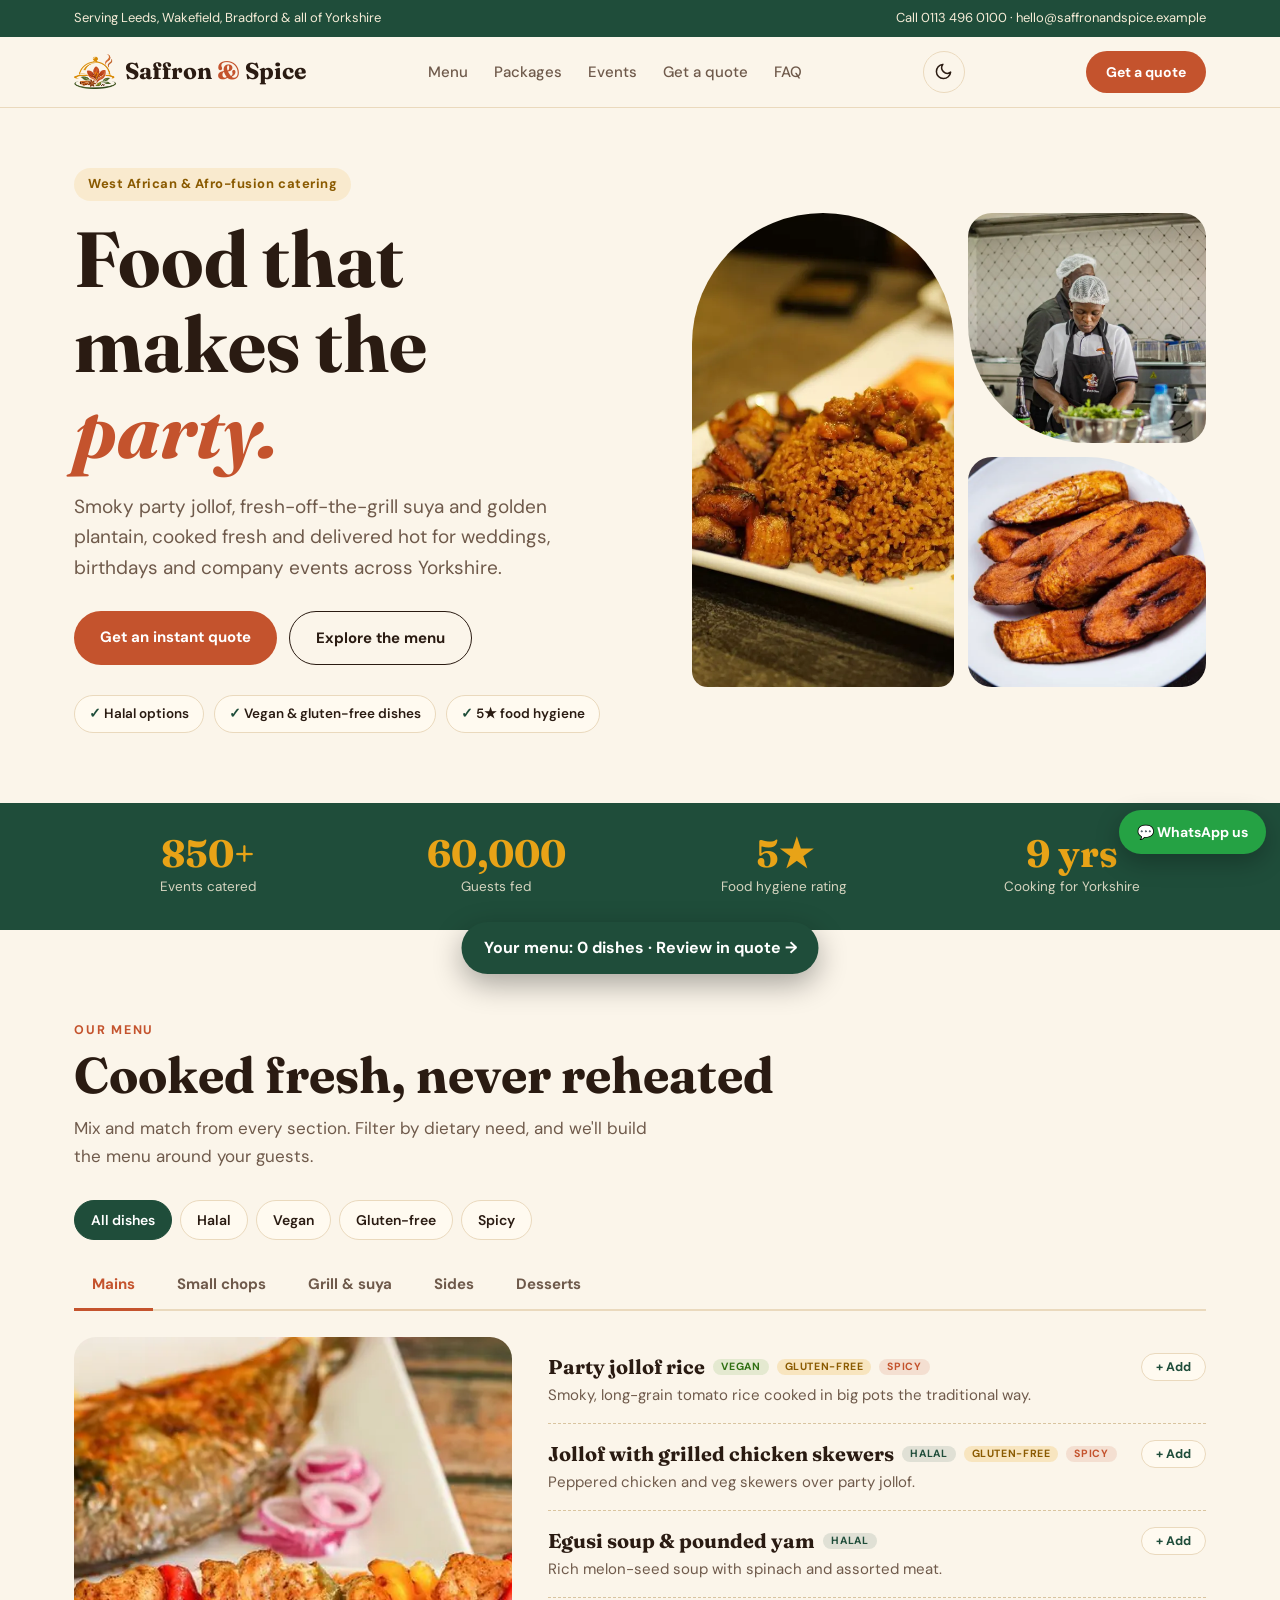
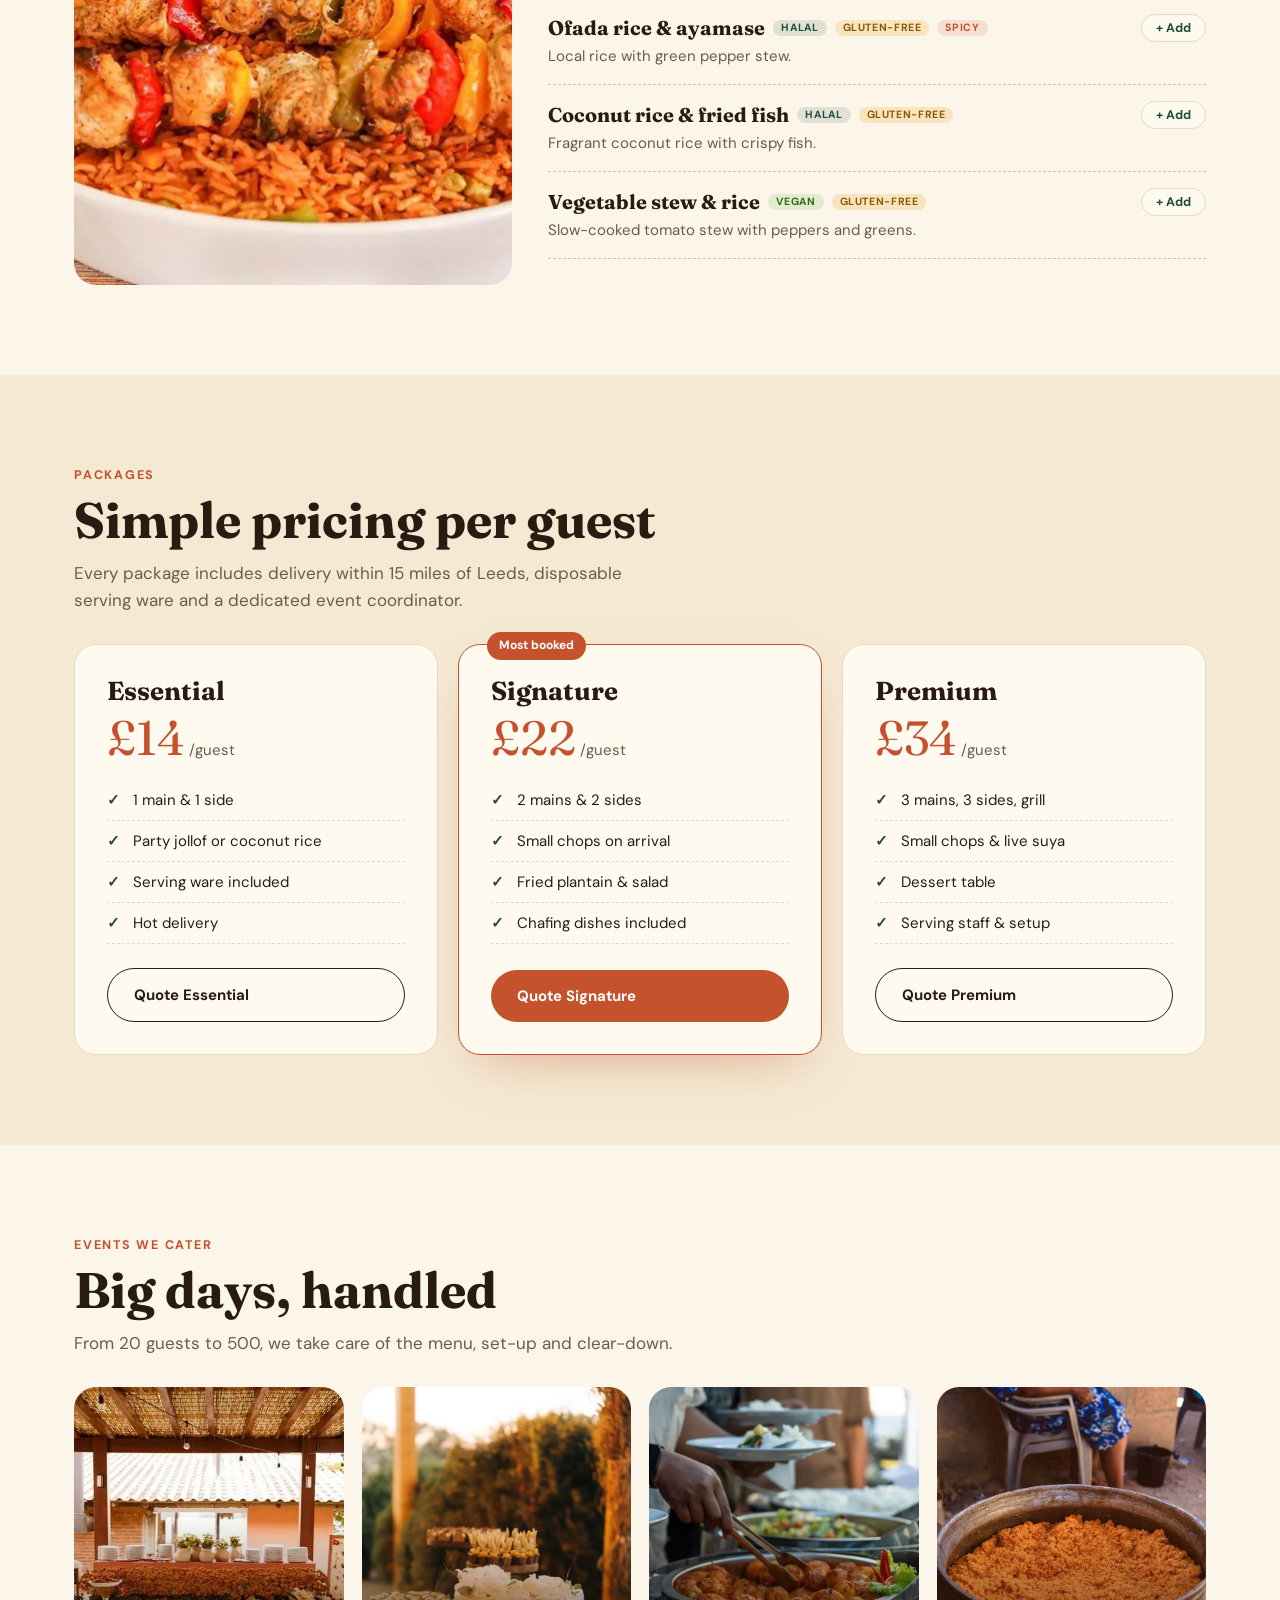
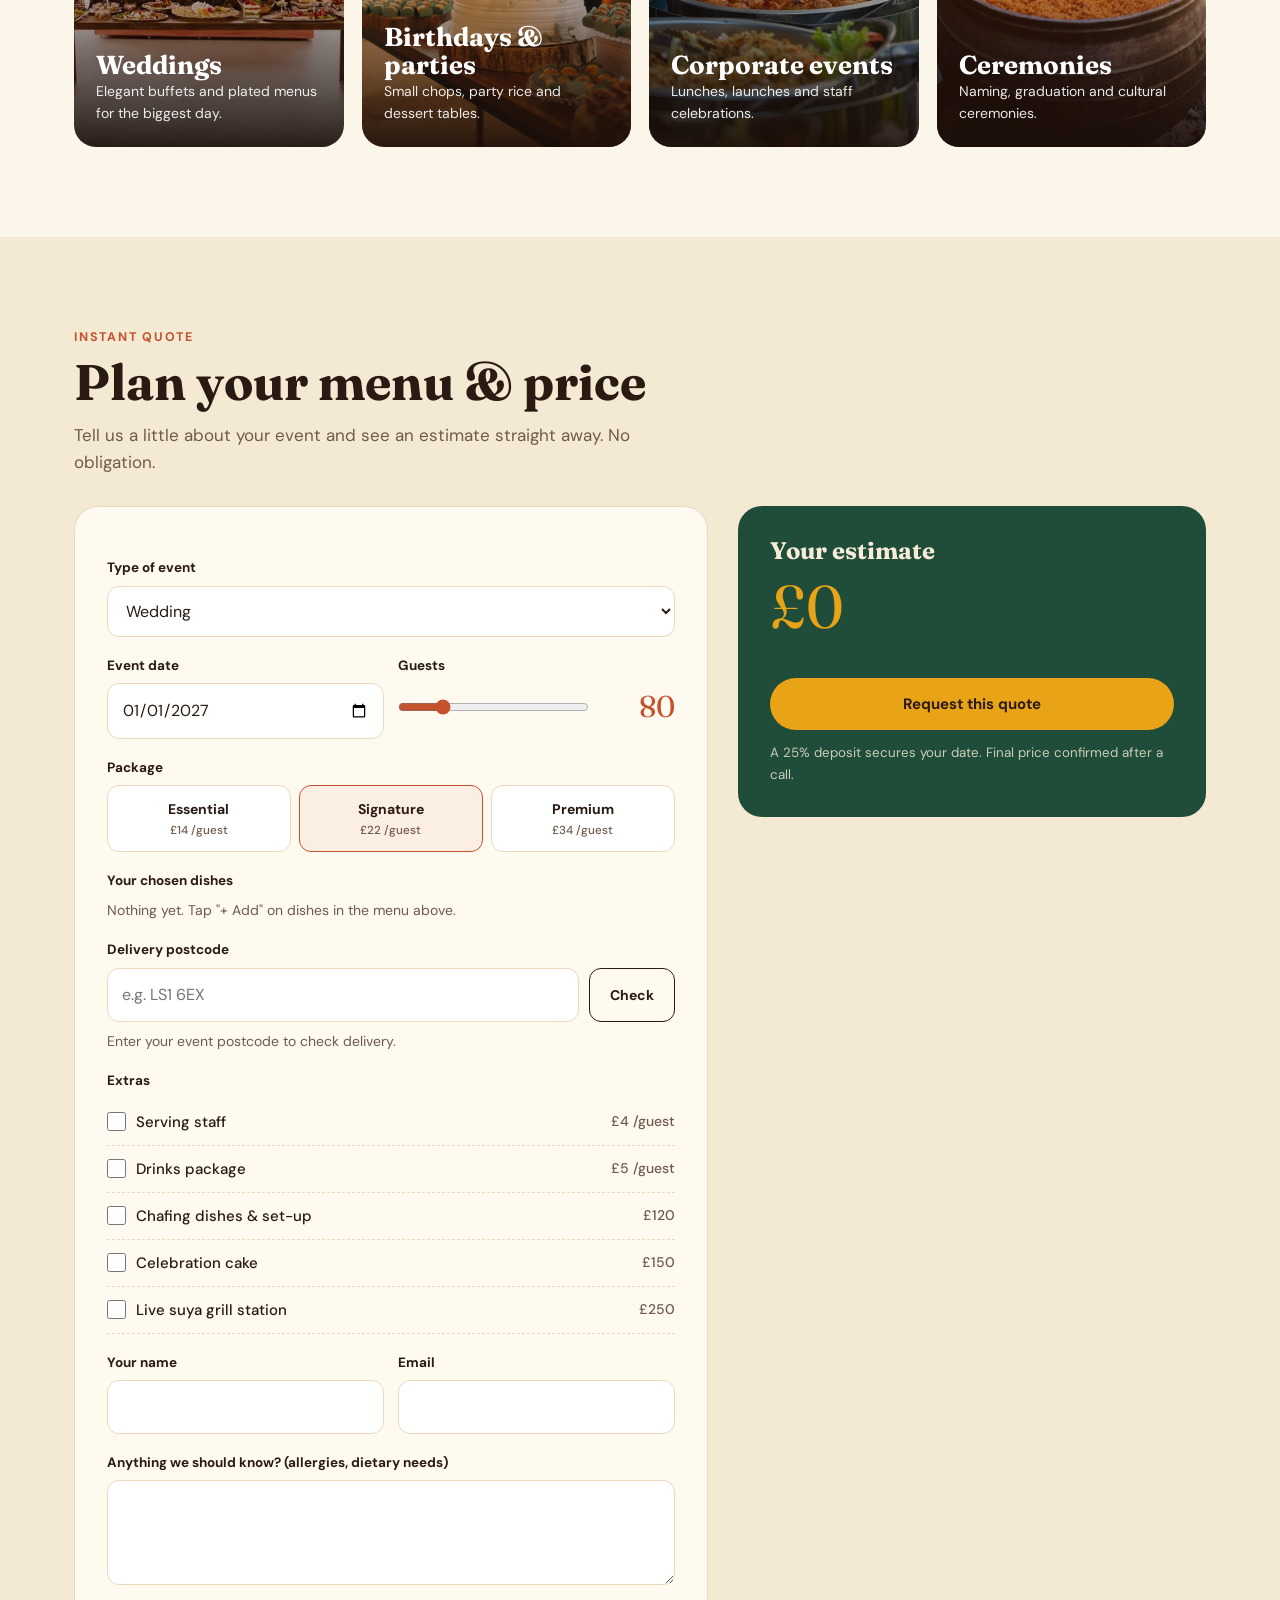
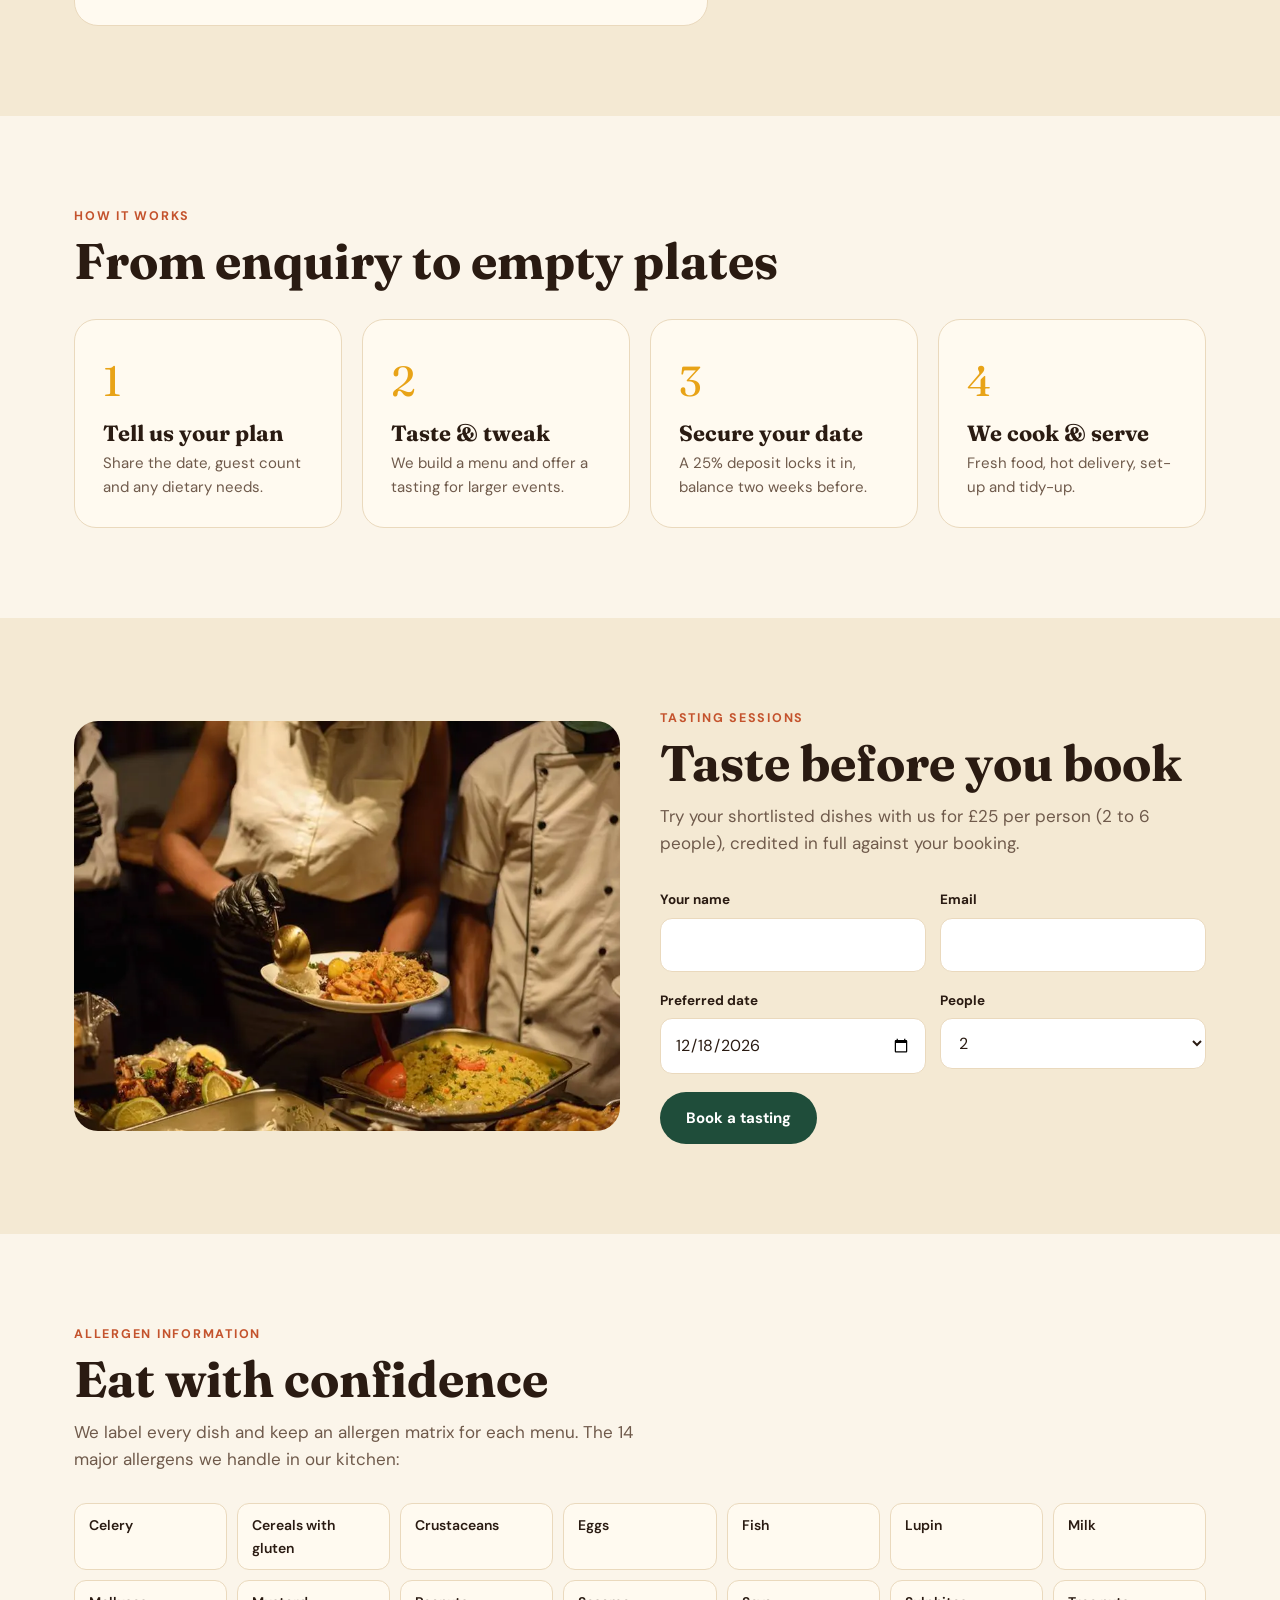
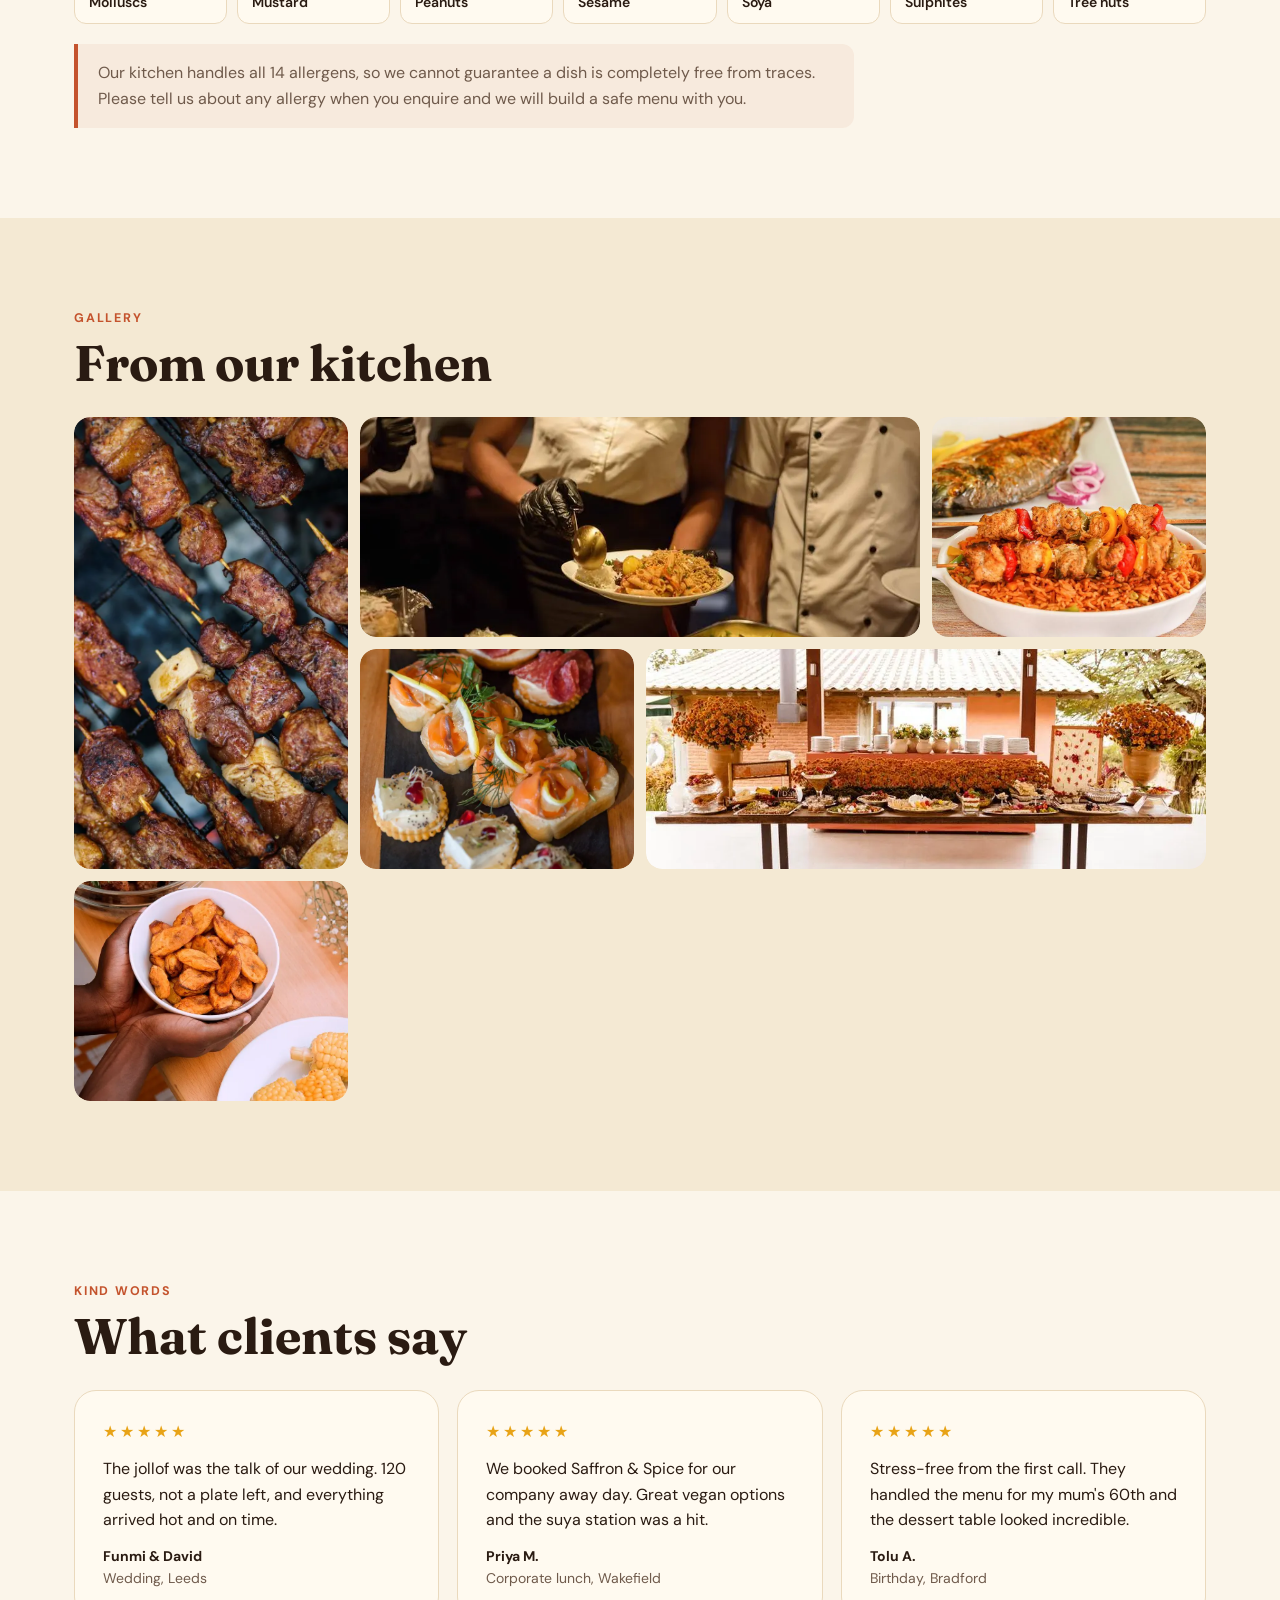
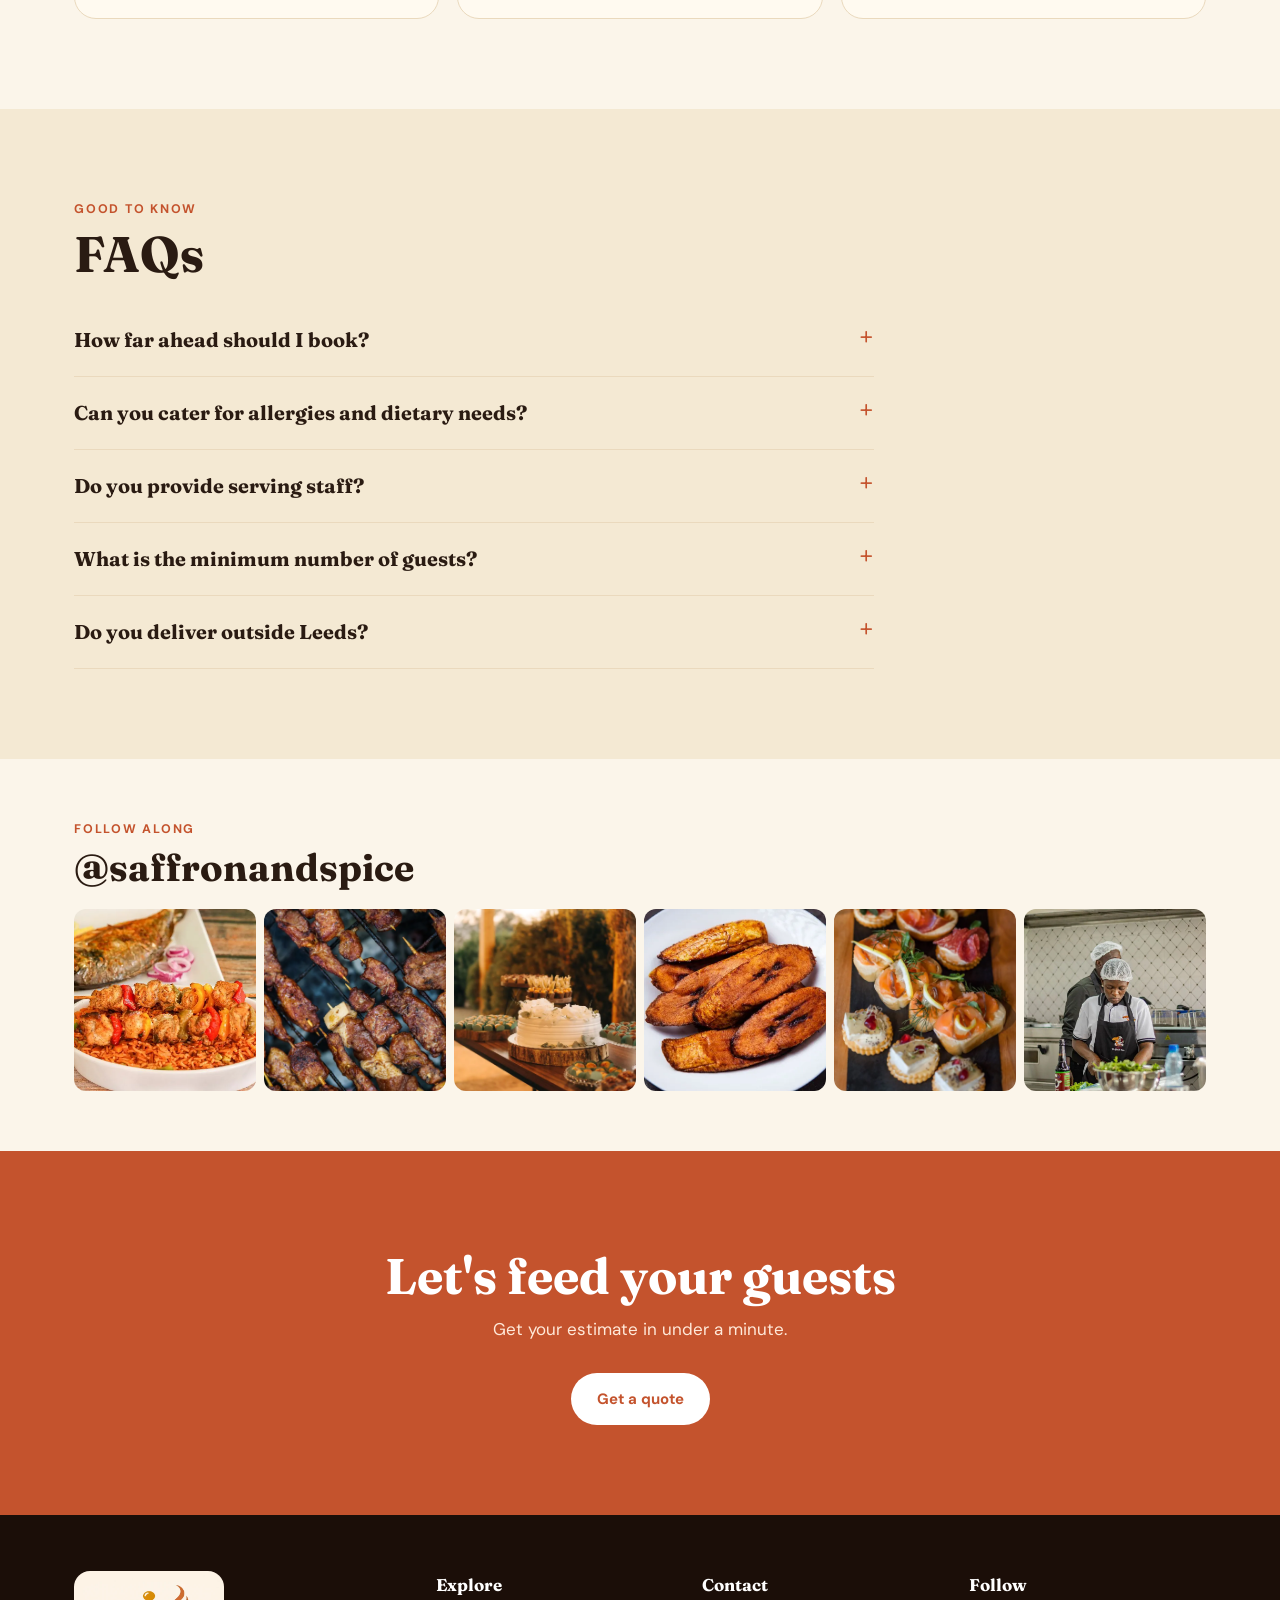
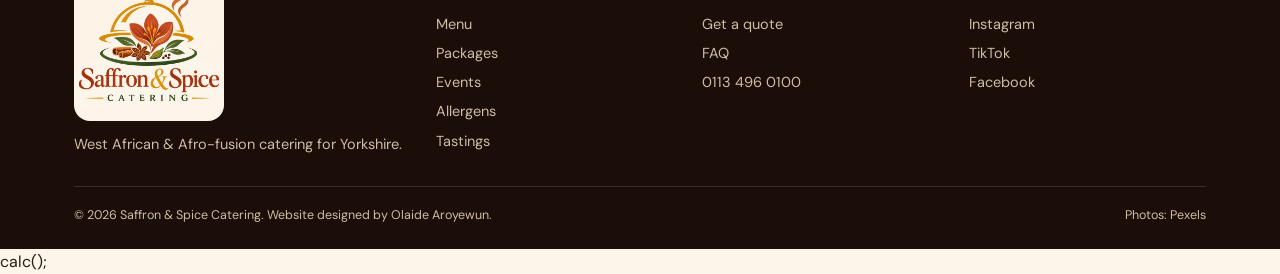
<file: saffronandspice/index.html>
<!DOCTYPE html>
<html lang="en-GB">
<head>
<meta charset="utf-8"><meta name="viewport" content="width=device-width, initial-scale=1">
<title>Saffron & Spice Catering — West African & Afro-fusion catering in Leeds</title>
<meta name="description" content="Weddings, birthdays and corporate events catered with party jollof, suya, small chops and more. Get an instant quote.">
<link rel="icon" href="data:image/svg+xml,%3Csvg xmlns='http://www.w3.org/2000/svg' viewBox='0 0 32 32'%3E%3Ccircle cx='16' cy='16' r='15' fill='%23c4532d'/%3E%3Cpath d='M8 19c0-5 3.6-9 8-9s8 4 8 9H8z' fill='%23fbf5ea'/%3E%3C/svg%3E">
<link href="https://fonts.googleapis.com/css2?family=DM+Sans:wght@400;500;600;700&family=Fraunces:wght@600;700&display=swap" rel="stylesheet">
<style>
:root{--terb:#c4532d;--grt:#1f4d3a;--wh:#fff;--navbg:rgba(251,245,234,.94);--dashc:#d9c49f;--foot:#1b0e08;--cta2:#fff;--bg:#fbf5ea;--bg2:#f4e9d3;--ink:#2a1b12;--mut:#6f5a4b;--ter:#c4532d;--saf:#e8a317;--grn:#1f4d3a;--card:#fffaf0;--line:#ead9bd}
*{box-sizing:border-box;margin:0;padding:0}html{scroll-behavior:smooth}
body{background:var(--bg);color:var(--ink);font-family:'DM Sans',sans-serif;line-height:1.6;-webkit-font-smoothing:antialiased}
a{color:inherit}button{font:inherit;color:inherit;cursor:pointer}img{max-width:100%}
h1,h2,h3,.serif{font-family:'Fraunces',serif;font-weight:700;line-height:1.1}
.wrap{max-width:1180px;margin:0 auto;padding:0 24px}
.top{background:var(--grn);color:#f6ecd7;font-size:13px}.top .wrap{display:flex;justify-content:space-between;gap:10px;padding-top:8px;padding-bottom:8px;flex-wrap:wrap}
nav{position:sticky;top:0;z-index:40;background:var(--navbg);backdrop-filter:blur(10px);border-bottom:1px solid var(--line)}
nav .wrap{display:flex;justify-content:space-between;align-items:center;height:70px;position:relative}
.lgm{height:35px;width:auto;display:block}.flogo{width:150px;height:150px;border-radius:16px;display:block;margin-bottom:12px}
.logo{font-family:Fraunces,serif;font-weight:700;font-size:23px;text-decoration:none;display:flex;align-items:center;gap:9px}.logo b{color:var(--ter)}
nav ul{display:flex;gap:26px;list-style:none;font-size:15px;font-weight:500}nav ul a{text-decoration:none;color:var(--mut)}nav ul a:hover{color:var(--ter)}
.btn{display:inline-block;padding:14px 26px;border-radius:999px;font-weight:700;font-size:15px;text-decoration:none;background:var(--terb);color:#fff;border:0;transition:.2s}.btn:hover{background:#a8431f;transform:translateY(-2px)}
.btn.g{background:none;color:var(--ink);border:1.5px solid var(--ink)}.btn.g:hover{background:var(--ink);color:#fff}.btn.sm{padding:10px 20px;font-size:14px}.btn.gr{background:var(--grn)}.btn.gr:hover{background:#163a2b}
.burger{display:none;background:none;border:1px solid var(--line);width:44px;height:44px;border-radius:10px;align-items:center;justify-content:center;flex-direction:column;gap:5px}.burger i{display:block;width:20px;height:2px;background:var(--ink)}
@media(max-width:900px){.burger{display:flex}nav .wrap>.btn{display:none}nav ul{display:none;position:absolute;top:70px;left:0;right:0;flex-direction:column;gap:0;background:var(--bg);padding:6px 24px 16px;border-bottom:1px solid var(--line);box-shadow:0 20px 30px #0002}nav ul.open{display:flex}nav ul li a{display:block;padding:14px 0;border-bottom:1px solid var(--line)}}
.hero .wrap{display:grid;grid-template-columns:1.05fr .95fr;gap:50px;align-items:center;padding-top:60px;padding-bottom:70px}@media(max-width:940px){.hero .wrap{grid-template-columns:1fr;padding-top:36px}}
.kick{display:inline-block;background:#e8a31722;color:#8a5a00;padding:6px 14px;border-radius:999px;font-weight:700;font-size:13px;letter-spacing:.04em}
h1{font-size:clamp(42px,6.4vw,78px);margin:16px 0 18px}h1 em{color:var(--ter);font-style:italic}
.lede{font-size:19px;color:var(--mut);max-width:520px}
.ctas{display:flex;gap:12px;flex-wrap:wrap;margin-top:28px}
.badges{display:flex;gap:10px;flex-wrap:wrap;margin-top:30px}.badges span{background:var(--card);border:1px solid var(--line);padding:7px 14px;border-radius:999px;font-size:13.5px;font-weight:600}.badges span:before{content:"✓ ";color:var(--grt)}
.collage{display:grid;grid-template-columns:1.1fr 1fr;grid-template-rows:230px 230px;gap:14px}.collage img{width:100%;height:100%;object-fit:cover;display:block}.collage .a{grid-row:span 2;border-radius:200px 200px 24px 24px}.collage .b{border-radius:24px 24px 24px 120px}.collage .c{border-radius:24px 120px 24px 24px}
@media(max-width:560px){.collage{grid-template-rows:170px 170px}}
.strip{background:var(--grn);color:#f6ecd7}.strip .wrap{display:grid;grid-template-columns:repeat(4,1fr);gap:20px;padding-top:32px;padding-bottom:32px;text-align:center}@media(max-width:700px){.strip .wrap{grid-template-columns:1fr 1fr}}
.strip b{display:block;font-family:Fraunces;font-size:38px;color:var(--saf);line-height:1}.strip span{font-size:13.5px;opacity:.85}
section{padding:90px 0}.alt{background:var(--bg2)}
.eyebrow{color:var(--ter);font-weight:700;letter-spacing:.14em;text-transform:uppercase;font-size:12.5px}
h2.t{font-size:clamp(32px,4.6vw,50px);margin:8px 0 12px}.sub{color:var(--mut);max-width:600px;font-size:17px;margin-bottom:30px}
.chips{display:flex;gap:8px;flex-wrap:wrap;margin-bottom:14px}.chip{padding:8px 16px;border-radius:999px;border:1.5px solid var(--line);background:var(--card);font-weight:600;font-size:14px}.chip.on{background:var(--grn);border-color:var(--grn);color:#fff}
.tabs{display:flex;gap:6px;flex-wrap:wrap;margin:18px 0 26px;border-bottom:2px solid var(--line)}.tab{padding:12px 18px;background:none;border:0;font-weight:700;font-size:15px;color:var(--mut);position:relative;top:2px;border-bottom:3px solid transparent}.tab.on{color:var(--ter);border-color:var(--ter)}
.panel{display:none;grid-template-columns:.8fr 1.2fr;gap:36px;align-items:start}.panel.on{display:grid}@media(max-width:860px){.panel.on{grid-template-columns:1fr}}
.panel>img{width:100%;border-radius:22px;aspect-ratio:4/5;max-height:560px;object-fit:cover;position:sticky;top:96px}@media(max-width:860px){.panel>img{aspect-ratio:16/10;position:static}}
.dish{padding:16px 0;border-bottom:1px dashed var(--dashc)}.dish h3{font-size:20px;display:flex;gap:8px;align-items:center;flex-wrap:wrap}.dish p{color:var(--mut);font-size:15px;margin-top:2px}
.tg{font-family:'DM Sans';font-size:10.5px;font-weight:700;letter-spacing:.06em;padding:2px 8px;border-radius:999px;text-transform:uppercase}.tg.h{background:#1f4d3a1f;color:var(--grt)}.tg.v{background:#4c9a2a22;color:#2f6f12}.tg.gf{background:#e8a31733;color:#8a5a00}.tg.s{background:#c4532d22;color:var(--ter)}
.empty{display:none;color:var(--mut);padding:20px 0}
.pk{display:grid;grid-template-columns:repeat(auto-fit,minmax(270px,1fr));gap:20px;align-items:stretch}
.pkg{background:var(--card);border:1.5px solid var(--line);border-radius:22px;padding:32px;display:flex;flex-direction:column;position:relative}.pkg.f{border-color:var(--ter);box-shadow:0 20px 50px -25px #c4532d88}.pkg.f:before{content:"Most booked";position:absolute;top:-13px;left:28px;background:var(--terb);color:#fff;font-size:12px;font-weight:700;padding:4px 12px;border-radius:999px}
.pkg h3{font-size:26px}.pkg .p{font-family:Fraunces;font-size:48px;color:var(--ter);margin:8px 0 2px;line-height:1}.pkg .p small{font-family:'DM Sans';font-size:15px;color:var(--mut)}.pkg ul{list-style:none;margin:16px 0 24px;flex:1}.pkg li{padding:8px 0 8px 26px;position:relative;border-bottom:1px dashed var(--line);font-size:15px}.pkg li:before{content:"✓";position:absolute;left:0;color:var(--grt);font-weight:700}
.ev{display:grid;grid-template-columns:repeat(auto-fit,minmax(240px,1fr));gap:18px}.evc{position:relative;border-radius:22px;overflow:hidden;aspect-ratio:3/4;color:#fff}.evc img{position:absolute;inset:0;width:100%;height:100%;object-fit:cover;transition:transform .6s}.evc:hover img{transform:scale(1.06)}.evc div{position:absolute;inset:0;padding:22px;display:flex;flex-direction:column;justify-content:flex-end;background:linear-gradient(transparent 35%,#1b0e08ee)}.evc h3{font-size:26px}.evc p{font-size:14px;opacity:.9}
.qb{display:grid;grid-template-columns:1.15fr .85fr;gap:30px;align-items:start}@media(max-width:900px){.qb{grid-template-columns:1fr}}
.card{background:var(--card);border:1.5px solid var(--line);border-radius:24px;padding:32px}
label{display:block;font-weight:700;font-size:13.5px;margin:18px 0 7px}
select,input[type=date],input[type=text],input[type=email],input[type=tel],textarea{width:100%;background:var(--wh);border:1.5px solid var(--line);padding:13px 14px;border-radius:12px;font:inherit;color:var(--ink)}select:focus,input:focus,textarea:focus{outline:2px solid var(--ter);outline-offset:1px}
.row2{display:grid;grid-template-columns:1fr 1fr;gap:14px}@media(max-width:560px){.row2{grid-template-columns:1fr}}
.rng{display:flex;align-items:center;gap:16px}.rng input{flex:1;accent-color:var(--ter)}.rng output{font-family:Fraunces;font-size:30px;color:var(--ter);min-width:70px;text-align:right}
.pkopts{display:grid;grid-template-columns:repeat(3,1fr);gap:8px}.po{padding:12px 6px;border:1.5px solid var(--line);border-radius:12px;background:var(--wh);text-align:center;font-weight:700;font-size:14px}.po small{display:block;font-weight:500;color:var(--mut)}.po.on{border-color:var(--ter);background:#c4532d12}
.ex{display:flex;align-items:center;gap:10px;padding:11px 0;border-bottom:1px dashed var(--line);font-weight:500;font-size:15px;margin:0;cursor:pointer}.ex input{width:19px;height:19px;accent-color:var(--ter)}.ex span{margin-left:auto;color:var(--mut);font-size:14px}
.est{background:var(--grn);color:#f6ecd7;border-radius:24px;padding:32px;position:sticky;top:96px}.est h3{font-size:24px;margin-bottom:12px}.est .tot{font-family:Fraunces;font-size:60px;color:var(--saf);line-height:1}.est small{opacity:.8}.est table{width:100%;margin:18px 0;border-collapse:collapse;font-size:15px}.est td{padding:7px 0;border-bottom:1px solid #ffffff22}.est td:last-child{text-align:right}.est .btn{width:100%;text-align:center;background:var(--saf);color:#2a1b12;margin-top:6px}.est .btn:hover{background:#f4b92c}
.okq{display:none;text-align:center;padding:10px}.okq h3{font-size:28px;color:var(--saf)}.okq p{margin-top:8px}
.steps{display:grid;grid-template-columns:repeat(auto-fit,minmax(230px,1fr));gap:20px}.step{padding:28px;background:var(--card);border:1.5px solid var(--line);border-radius:22px}.step i{font-style:normal;font-family:Fraunces;font-size:42px;color:var(--saf)}.step h3{font-size:22px;margin:6px 0}.step p{color:var(--mut);font-size:15px}
.gal{display:grid;grid-template-columns:repeat(4,1fr);grid-auto-rows:220px;gap:12px}.gal img{width:100%;height:100%;object-fit:cover;border-radius:16px;display:block;transition:transform .5s}.gal figure{overflow:hidden;border-radius:16px}.gal figure:hover img{transform:scale(1.06)}.gal .w{grid-column:span 2}.gal .t{grid-row:span 2}@media(max-width:760px){.gal{grid-template-columns:1fr 1fr;grid-auto-rows:170px}}
.rev{display:grid;grid-template-columns:repeat(auto-fit,minmax(280px,1fr));gap:18px}.rv{background:var(--card);border:1.5px solid var(--line);border-radius:22px;padding:28px;display:flex;flex-direction:column;gap:12px}.st{color:var(--saf);letter-spacing:3px}.rv p{flex:1}.rv .who{font-size:14px;color:var(--mut)}.rv .who b{color:var(--ink);display:block}
.faq{max-width:800px}.q{border-bottom:1.5px solid var(--line)}.q button{width:100%;text-align:left;background:none;border:0;padding:20px 0;display:flex;justify-content:space-between;gap:16px;font-family:Fraunces;font-size:20px;font-weight:700}.q button:after{content:"+";color:var(--ter);font-size:26px;line-height:1}.q.on button:after{content:"–"}.q div{display:none;color:var(--mut);padding:0 0 20px;max-width:660px}.q.on div{display:block}
.cta{background:var(--terb);color:#fff;text-align:center}.cta .sub{color:#ffe9d9;margin-inline:auto}.cta .btn{background:var(--wh);color:var(--ter)}
footer{background:var(--foot);color:#cdbca6;padding:56px 0 24px;font-size:14.5px}.fg{display:grid;grid-template-columns:1.4fr 1fr 1fr 1fr;gap:30px}@media(max-width:860px){.fg{grid-template-columns:1fr 1fr}}footer h4{font-family:Fraunces;color:#fff;margin-bottom:12px;font-size:17px}footer a{display:block;text-decoration:none;padding:3px 0}footer a:hover{color:var(--saf)}.copy{margin-top:30px;padding-top:18px;border-top:1px solid #ffffff22;display:flex;justify-content:space-between;gap:10px;flex-wrap:wrap;font-size:12.5px}
.ribbon{position:fixed;right:0;bottom:0;z-index:99;background:#000d;color:#fff;font:600 11px/1 system-ui,sans-serif;letter-spacing:.06em;padding:8px 12px;border-top-left-radius:10px;text-transform:uppercase}
.totop{position:fixed;left:16px;bottom:16px;z-index:40;width:44px;height:44px;border-radius:50%;background:var(--terb);color:#fff;border:0;font-size:20px;font-weight:700;opacity:0;pointer-events:none;transition:.3s}.totop.on{opacity:1;pointer-events:auto}

.add{margin-left:auto;background:var(--card);border:1.5px solid var(--line);border-radius:999px;padding:5px 14px;font:700 12.5px 'DM Sans';color:var(--grt)}.add:hover{border-color:var(--grt)}.add.on{background:var(--grn);border-color:var(--grn);color:#fff}
.mbar{position:fixed;left:50%;bottom:16px;transform:translate(-50%,90px);z-index:45;background:var(--grn);color:#fff;border:0;border-radius:999px;padding:13px 22px;font-weight:700;box-shadow:0 10px 30px #0005;transition:.35s;white-space:nowrap}.mbar.on{transform:translate(-50%,0)}
.wa{position:fixed;right:14px;bottom:46px;z-index:44;background:#25a244;color:#fff;border-radius:999px;padding:11px 18px;font-weight:700;font-size:14px;text-decoration:none;box-shadow:0 8px 24px #0004}.wa:hover{background:#1c8a37}
@media(max-width:560px){.wa span{display:none}.wa{padding:12px 14px}}
.chosen{display:flex;gap:6px;flex-wrap:wrap;margin-bottom:4px}.chosen span{background:#1f4d3a18;color:var(--grt);border-radius:999px;padding:5px 6px 5px 12px;font-size:13px;font-weight:600;display:inline-flex;gap:6px;align-items:center}.chosen button{background:none;border:0;font-size:17px;line-height:1;color:var(--grt)}.chosen em{color:var(--mut);font-style:normal;font-size:14px}
.dv{display:flex;gap:10px}.dv input{flex:1}.dv .btn{padding:11px 20px;border-radius:12px}.dvm{font-size:14px;margin-top:8px;color:var(--mut)}.dvm.ok{color:var(--grt);font-weight:600}.dvm.no{color:var(--ter);font-weight:600}
.tasting{display:grid;grid-template-columns:1fr 1fr;gap:40px;align-items:center}@media(max-width:860px){.tasting{grid-template-columns:1fr}}.tasting>img{width:100%;border-radius:24px;aspect-ratio:4/3;object-fit:cover}
.alg{display:grid;grid-template-columns:repeat(auto-fit,minmax(150px,1fr));gap:10px;margin:20px 0}.alg span{background:var(--card);border:1.5px solid var(--line);border-radius:12px;padding:10px 14px;font-weight:600;font-size:14px}.note{background:#c4532d12;border-left:4px solid var(--ter);padding:16px 20px;border-radius:0 12px 12px 0;color:var(--mut);max-width:780px}
.ig{display:grid;grid-template-columns:repeat(6,1fr);gap:8px;margin-top:20px}.ig a{aspect-ratio:1;overflow:hidden;display:block;border-radius:12px}.ig img{width:100%;height:100%;object-fit:cover;transition:transform .5s;display:block}.ig a:hover img{transform:scale(1.1)}@media(max-width:760px){.ig{grid-template-columns:repeat(3,1fr)}}
.tbtn{width:42px;height:42px;border-radius:50%;border:1.5px solid var(--line);background:transparent;color:var(--ink);display:grid;place-items:center;flex:none;cursor:pointer;transition:.2s}.tbtn:hover{border-color:var(--ink)}.tbtn .su{display:none}html[data-theme=night] .tbtn .su{display:block}html[data-theme=night] .tbtn .mo{display:none}body,nav,section,footer{transition:background-color .25s,color .25s}
html[data-theme=night]{color-scheme:dark;--bg:#14100c;--bg2:#1c1610;--ink:#f3e8d4;--mut:#b6a58d;--ter:#ee8a5f;--terb:#b9481f;--saf:#f0b73a;--grn:#1b3a2b;--grt:#8fd3a8;--card:#201912;--line:#35291c;--wh:#2a2118;--navbg:rgba(20,16,12,.94);--dashc:#4a3b28;--foot:#0b0806}
html[data-theme=night] .tg.v{color:#a6dd7e;background:#6fbf4533}
html[data-theme=night] .tg.gf,html[data-theme=night] .kick{color:#f0b73a}
html[data-theme=night] .tg.h{background:#8fd3a822}
html[data-theme=night] .cta{background:#8a3418}
html[data-theme=night] .cta .btn{background:#f3e8d4;color:#8a3418}
html[data-theme=night] .pkg.f{box-shadow:0 20px 50px -25px #b9481f99}
html[data-theme=night] nav ul{box-shadow:none}
html[data-theme=night] .est{background:#1b3a2b}
html[data-theme=night] .po.on,html[data-theme=night] .note{background:#ee8a5f18}
html[data-theme=night] .chosen span{background:#8fd3a81c}
html[data-theme=night] img{filter:brightness(.92)}
html[data-theme=night] .mbar{background:#1b3a2b}

</style>
<script>(function(){try{var t=localStorage.getItem('theme');if(!t)t=matchMedia('(prefers-color-scheme:dark)').matches?'night':'day';document.documentElement.dataset.theme=t}catch(e){document.documentElement.dataset.theme='day'}})()</script><meta name="theme-color" content="#fbf5ea" data-d="#fbf5ea" data-n="#14100c"></head>
<body>
<div class="top"><div class="wrap"><span>Serving Leeds, Wakefield, Bradford &amp; all of Yorkshire</span><span>Call 0113 496 0100 · hello@saffronandspice.example</span></div></div>
<nav><div class="wrap"><a class="logo" href="#top"><img class="lgm" src="../site-img/catering-emblem.webp" alt="" width="42" height="35"><span>Saffron <b>&amp;</b> Spice</span></a>
<ul id="menu"><li><a href="#menu-sec">Menu</a></li><li><a href="#packages">Packages</a></li><li><a href="#events">Events</a></li><li><a href="#quote">Get a quote</a></li><li><a href="#faq">FAQ</a></li></ul><button class="tbtn" id="theme" type="button" aria-label="Switch to night mode" title="Day / night mode"><svg class="mo" width="19" height="19" viewBox="0 0 24 24" fill="none" stroke="currentColor" stroke-width="1.9" stroke-linecap="round" stroke-linejoin="round"><path d="M21 12.8A9 9 0 1 1 11.2 3a7 7 0 0 0 9.8 9.8z"/></svg><svg class="su" width="19" height="19" viewBox="0 0 24 24" fill="none" stroke="currentColor" stroke-width="1.9" stroke-linecap="round"><circle cx="12" cy="12" r="4"/><path d="M12 2v2M12 20v2M4.9 4.9l1.4 1.4M17.7 17.7l1.4 1.4M2 12h2M20 12h2M4.9 19.1l1.4-1.4M17.7 6.3l1.4-1.4"/></svg></button><a class="btn sm" href="#quote">Get a quote</a><button class="burger" id="burger" aria-label="Menu"><i></i><i></i><i></i></button></div></nav>

<header class="hero" id="top"><div class="wrap">
<div><span class="kick">West African &amp; Afro-fusion catering</span><h1>Food that makes the <em>party.</em></h1><p class="lede">Smoky party jollof, fresh-off-the-grill suya and golden plantain, cooked fresh and delivered hot for weddings, birthdays and company events across Yorkshire.</p>
<div class="ctas"><a class="btn" href="#quote">Get an instant quote</a><a class="btn g" href="#menu-sec">Explore the menu</a></div>
<div class="badges"><span>Halal options</span><span>Vegan &amp; gluten-free dishes</span><span>5★ food hygiene</span></div></div>
<div class="collage"><img class="a" src="../site-img/c-jollof2.webp" alt="Jollof rice with fried plantain"><img class="b" src="../site-img/c-chef.webp" alt="Chef plating a dish"><img class="c" src="../site-img/c-plantain.webp" alt="Fried plantain"></div>
</div></header>
<div class="strip"><div class="wrap"><div><b>850+</b><span>Events catered</span></div><div><b>60,000</b><span>Guests fed</span></div><div><b>5★</b><span>Food hygiene rating</span></div><div><b>9 yrs</b><span>Cooking for Yorkshire</span></div></div></div>

<section id="menu-sec"><div class="wrap"><div class="eyebrow">Our menu</div><h2 class="t">Cooked fresh, never reheated</h2><p class="sub">Mix and match from every section. Filter by dietary need, and we'll build the menu around your guests.</p>
<div class="chips" id="chips"><button class="chip on" data-f="all">All dishes</button><button class="chip" data-f="h">Halal</button><button class="chip" data-f="v">Vegan</button><button class="chip" data-f="gf">Gluten-free</button><button class="chip" data-f="s">Spicy</button></div>
<div class="tabs" id="tabs"></div><div id="panels"></div></div></section>

<section id="packages" class="alt"><div class="wrap"><div class="eyebrow">Packages</div><h2 class="t">Simple pricing per guest</h2><p class="sub">Every package includes delivery within 15 miles of Leeds, disposable serving ware and a dedicated event coordinator.</p><div class="pk">
<div class="pkg"><h3>Essential</h3><div class="p">£14<small> /guest</small></div><ul><li>1 main &amp; 1 side</li><li>Party jollof or coconut rice</li><li>Serving ware included</li><li>Hot delivery</li></ul><a class="btn g" href="#quote" data-pk="Essential">Quote Essential</a></div>
<div class="pkg f"><h3>Signature</h3><div class="p">£22<small> /guest</small></div><ul><li>2 mains &amp; 2 sides</li><li>Small chops on arrival</li><li>Fried plantain &amp; salad</li><li>Chafing dishes included</li></ul><a class="btn" href="#quote" data-pk="Signature">Quote Signature</a></div>
<div class="pkg"><h3>Premium</h3><div class="p">£34<small> /guest</small></div><ul><li>3 mains, 3 sides, grill</li><li>Small chops &amp; live suya</li><li>Dessert table</li><li>Serving staff &amp; setup</li></ul><a class="btn g" href="#quote" data-pk="Premium">Quote Premium</a></div></div></div></section>

<section id="events"><div class="wrap"><div class="eyebrow">Events we cater</div><h2 class="t">Big days, handled</h2><p class="sub">From 20 guests to 500, we take care of the menu, set-up and clear-down.</p><div class="ev">
<div class="evc"><img src="../site-img/c-buffet.webp" alt="" loading="lazy"><div><h3>Weddings</h3><p>Elegant buffets and plated menus for the biggest day.</p></div></div>
<div class="evc"><img src="../site-img/c-cakes.webp" alt="" loading="lazy"><div><h3>Birthdays &amp; parties</h3><p>Small chops, party rice and dessert tables.</p></div></div>
<div class="evc"><img src="../site-img/c-serve.webp" alt="" loading="lazy"><div><h3>Corporate events</h3><p>Lunches, launches and staff celebrations.</p></div></div>
<div class="evc"><img src="../site-img/c-pot.webp" alt="" loading="lazy"><div><h3>Ceremonies</h3><p>Naming, graduation and cultural ceremonies.</p></div></div></div></div></section>

<section id="quote" class="alt"><div class="wrap"><div class="eyebrow">Instant quote</div><h2 class="t">Plan your menu &amp; price</h2><p class="sub">Tell us a little about your event and see an estimate straight away. No obligation.</p>
<div class="qb"><div class="card" id="qcard"><label for="et">Type of event</label><select id="et"><option>Wedding</option><option>Birthday party</option><option>Corporate event</option><option>Naming or cultural ceremony</option><option>Graduation</option><option>Other</option></select>
<div class="row2"><div><label for="dt">Event date</label><input type="date" id="dt"></div><div><label>Guests</label><div class="rng"><input type="range" id="gs" min="20" max="300" step="5" value="80"><output id="go">80</output></div></div></div>
<label>Package</label><div class="pkopts" id="po"><button type="button" class="po" data-p="Essential">Essential<small>£14 /guest</small></button><button type="button" class="po on" data-p="Signature">Signature<small>£22 /guest</small></button><button type="button" class="po" data-p="Premium">Premium<small>£34 /guest</small></button></div>
<label>Your chosen dishes</label><div class="chosen" id="chosen"></div><label for="pc">Delivery postcode</label><div class="dv"><input type="text" id="pc" placeholder="e.g. LS1 6EX"><button type="button" class="btn g sm" id="pcb">Check</button></div><div class="dvm" id="dvm">Enter your event postcode to check delivery.</div><label>Extras</label><div id="exs"></div>
<div class="row2"><div><label for="qn">Your name</label><input type="text" id="qn"></div><div><label for="qe">Email</label><input type="email" id="qe"></div></div>
<label for="qm">Anything we should know? (allergies, dietary needs)</label><textarea id="qm" rows="3"></textarea></div>
<div class="est"><div id="estv"><h3>Your estimate</h3><div class="tot" id="tot">£0</div><small id="per"></small><table id="tb"></table><p id="qerr" style="display:none;color:#ffb199;margin-bottom:8px;font-size:14px"></p><button class="btn" id="req">Request this quote</button><small style="display:block;margin-top:12px">A 25% deposit secures your date. Final price confirmed after a call.</small></div>
<div class="okq" id="okq"><h3>Request received</h3><p id="okt"></p></div></div></div></div></section>

<section><div class="wrap"><div class="eyebrow">How it works</div><h2 class="t">From enquiry to empty plates</h2><div class="steps" style="margin-top:30px"><div class="step"><i>1</i><h3>Tell us your plan</h3><p>Share the date, guest count and any dietary needs.</p></div><div class="step"><i>2</i><h3>Taste &amp; tweak</h3><p>We build a menu and offer a tasting for larger events.</p></div><div class="step"><i>3</i><h3>Secure your date</h3><p>A 25% deposit locks it in, balance two weeks before.</p></div><div class="step"><i>4</i><h3>We cook &amp; serve</h3><p>Fresh food, hot delivery, set-up and tidy-up.</p></div></div></div></section>

<section id="tasting" class="alt"><div class="wrap"><div class="tasting"><img src="../site-img/c-serving.webp" alt="Food being served" loading="lazy"><div><div class="eyebrow">Tasting sessions</div><h2 class="t">Taste before you book</h2><p class="sub" style="margin-bottom:14px">Try your shortlisted dishes with us for £25 per person (2 to 6 people), credited in full against your booking.</p>
<div id="tf"><div class="row2"><div><label for="tn">Your name</label><input type="text" id="tn"></div><div><label for="te">Email</label><input type="email" id="te"></div></div><div class="row2"><div><label for="td">Preferred date</label><input type="date" id="td"></div><div><label for="tg">People</label><select id="tg"><option>2</option><option>3</option><option>4</option><option>5</option><option>6</option></select></div></div><p id="terr" class="dvm no" style="display:none">Please add your name and email.</p><button class="btn gr" id="tb2" style="margin-top:18px">Book a tasting</button></div>
<div class="note" id="tok" style="display:none"><b>Tasting requested.</b> <span id="tokt"></span></div></div></div></div></section>
<section id="allergens"><div class="wrap"><div class="eyebrow">Allergen information</div><h2 class="t">Eat with confidence</h2><p class="sub">We label every dish and keep an allergen matrix for each menu. The 14 major allergens we handle in our kitchen:</p>
<div class="alg"><span>Celery</span><span>Cereals with gluten</span><span>Crustaceans</span><span>Eggs</span><span>Fish</span><span>Lupin</span><span>Milk</span><span>Molluscs</span><span>Mustard</span><span>Peanuts</span><span>Sesame</span><span>Soya</span><span>Sulphites</span><span>Tree nuts</span></div>
<div class="note">Our kitchen handles all 14 allergens, so we cannot guarantee a dish is completely free from traces. Please tell us about any allergy when you enquire and we will build a safe menu with you.</div></div></section>
<section class="alt"><div class="wrap"><div class="eyebrow">Gallery</div><h2 class="t">From our kitchen</h2><div class="gal" style="margin-top:26px">
<figure class="t"><img src="../site-img/c-suya.webp" alt="" loading="lazy"></figure><figure class="w"><img src="../site-img/c-serving.webp" alt="" loading="lazy"></figure><figure><img src="../site-img/c-jollof.webp" alt="" loading="lazy"></figure><figure><img src="../site-img/c-chops.webp" alt="" loading="lazy"></figure><figure class="w"><img src="../site-img/c-buffet.webp" alt="" loading="lazy"></figure><figure><img src="../site-img/c-bowl.webp" alt="" loading="lazy"></figure></div></div></section>

<section><div class="wrap"><div class="eyebrow">Kind words</div><h2 class="t">What clients say</h2><div class="rev" style="margin-top:26px">
<div class="rv"><div class="st">★★★★★</div><p>The jollof was the talk of our wedding. 120 guests, not a plate left, and everything arrived hot and on time.</p><div class="who"><b>Funmi &amp; David</b>Wedding, Leeds</div></div>
<div class="rv"><div class="st">★★★★★</div><p>We booked Saffron &amp; Spice for our company away day. Great vegan options and the suya station was a hit.</p><div class="who"><b>Priya M.</b>Corporate lunch, Wakefield</div></div>
<div class="rv"><div class="st">★★★★★</div><p>Stress-free from the first call. They handled the menu for my mum's 60th and the dessert table looked incredible.</p><div class="who"><b>Tolu A.</b>Birthday, Bradford</div></div></div></div></section>

<section id="faq" class="alt"><div class="wrap"><div class="eyebrow">Good to know</div><h2 class="t">FAQs</h2><div class="faq" style="margin-top:22px">
<div class="q"><button>How far ahead should I book?</button><div>Weddings and large events book up 3 to 6 months ahead. For smaller parties, two weeks' notice is usually fine.</div></div>
<div class="q"><button>Can you cater for allergies and dietary needs?</button><div>Yes. We offer halal, vegan and gluten-free dishes and label everything. Tell us about allergies when you enquire.</div></div>
<div class="q"><button>Do you provide serving staff?</button><div>Staff and chafing-dish setup are available as add-ons, and are included in our Premium package.</div></div>
<div class="q"><button>What is the minimum number of guests?</button><div>20 guests. For smaller gatherings, ask about our party trays.</div></div>
<div class="q"><button>Do you deliver outside Leeds?</button><div>Delivery is included within 15 miles of Leeds. Beyond that we charge a small mileage fee.</div></div></div></div></section>

<section style="padding:60px 0 0"><div class="wrap"><div class="eyebrow">Follow along</div><h2 class="t" style="font-size:clamp(26px,4vw,38px)">@saffronandspice</h2><div class="ig"><a href="#"><img src="../site-img/c-jollof.webp" alt="" loading="lazy"></a><a href="#"><img src="../site-img/c-suya.webp" alt="" loading="lazy"></a><a href="#"><img src="../site-img/c-cakes.webp" alt="" loading="lazy"></a><a href="#"><img src="../site-img/c-plantain.webp" alt="" loading="lazy"></a><a href="#"><img src="../site-img/c-chops.webp" alt="" loading="lazy"></a><a href="#"><img src="../site-img/c-chef.webp" alt="" loading="lazy"></a></div></div></section>
<section class="cta" style="margin-top:60px"><div class="wrap"><h2 class="t">Let's feed your guests</h2><p class="sub">Get your estimate in under a minute.</p><a class="btn" href="#quote">Get a quote</a></div></section>

<footer><div class="wrap"><div class="fg"><div><img class="flogo" src="../site-img/catering-logo.webp" alt="Saffron &amp; Spice Catering" width="150" height="150" loading="lazy"><p>West African &amp; Afro-fusion catering for Yorkshire.</p></div><div><h4>Explore</h4><a href="#menu-sec">Menu</a><a href="#packages">Packages</a><a href="#events">Events</a><a href="#allergens">Allergens</a><a href="#tasting">Tastings</a></div><div><h4>Contact</h4><a href="#quote">Get a quote</a><a href="#faq">FAQ</a><a href="#">0113 496 0100</a></div><div><h4>Follow</h4><a href="#">Instagram</a><a href="#">TikTok</a><a href="#">Facebook</a></div></div>
<div class="copy"><span>© 2026 Saffron &amp; Spice Catering. Website designed by Olaide Aroyewun.</span><span>Photos: <a href="https://www.pexels.com" style="display:inline">Pexels</a></span></div></div></footer>
<button class="mbar" id="mbar"></button>
<a class="wa" href="#"><b>💬</b> <span>WhatsApp us</span></a>
<button class="totop" id="tt" aria-label="Back to top">↑</button>


<script>
const M={
'Mains':{img:'c-jollof',items:[['Party jollof rice','Smoky, long-grain tomato rice cooked in big pots the traditional way.','v gf s'],['Jollof with grilled chicken skewers','Peppered chicken and veg skewers over party jollof.','h gf s'],['Egusi soup &amp; pounded yam','Rich melon-seed soup with spinach and assorted meat.','h'],['Ofada rice &amp; ayamase','Local rice with green pepper stew.','h gf s'],['Coconut rice &amp; fried fish','Fragrant coconut rice with crispy fish.','h gf'],['Vegetable stew &amp; rice','Slow-cooked tomato stew with peppers and greens.','v gf']]},
'Small chops':{img:'c-chops',items:[['Puff puff','Golden, fluffy dough balls dusted with sugar.','v'],['Mini meat pies','Buttery pastry with spiced minced beef.','h'],['Spring rolls &amp; samosas','Meat and vegetable fillings, crisp outside.','h v'],['Peppered gizzard','Tender gizzard tossed in a spicy glaze.','h gf s'],['Chicken wings','Sticky, smoky and just spicy enough.','h gf s'],['Moin moin','Steamed bean pudding with peppers.','v gf']]},
'Grill &amp; suya':{img:'c-suya',items:[['Beef suya','Thin-sliced beef rubbed with yaji spice and chargrilled.','h gf s'],['Chicken suya','Juicy chicken skewers with spiced peanut crust.','h gf s'],['Grilled tilapia','Whole fish with pepper sauce and onions.','h gf'],['Grilled turkey','Marinated, slow-grilled turkey.','h gf'],['Mushroom suya','Chargrilled mushrooms in suya spice.','v gf s']]},
'Sides':{img:'c-plantain',items:[['Fried plantain (dodo)','Sweet, caramelised ripe plantain.','v gf'],['Jollof spaghetti','Spiced tomato spaghetti, party style.','v'],['Fried yam &amp; pepper sauce','Crisp yam with a fiery dip.','v gf s'],['Coleslaw','Crunchy and creamy.','v gf'],['Garden salad','Fresh seasonal vegetables.','v gf']]},
'Desserts':{img:'c-cakes',items:[['Cake table','Custom celebration cakes and mini cupcakes.',''],['Chin chin','Crunchy fried dough bites.','v'],['Fruit platter','Seasonal fruit, beautifully arranged.','v gf'],['Zobo &amp; chapman','Hibiscus and fruity non-alcoholic cocktails.','v gf']]}};
const L={h:'Halal',v:'Vegan',gf:'Gluten-free',s:'Spicy'};const tabs=document.getElementById('tabs'),panels=document.getElementById('panels');let k=0;
for(const n in M){const id='p'+k;const b=document.createElement('button');b.className='tab'+(k?'':' on');b.dataset.t=id;b.innerHTML=n;tabs.appendChild(b);
 const p=document.createElement('div');p.className='panel'+(k?'':' on');p.id=id;p.innerHTML=`<img src="../site-img/${M[n].img}.webp" alt="" loading="lazy"><div class="list">`+M[n].items.map(i=>`<div class="dish" data-tags="${i[2]}" data-n="${i[0]}"><h3>${i[0]}${i[2].split(' ').filter(Boolean).map(t=>`<span class="tg ${t}">${L[t]}</span>`).join('')}<button class="add" type="button">+ Add</button></h3><p>${i[1]}</p></div>`).join('')+`<div class="empty">No dishes match this filter in this section.</div></div>`;panels.appendChild(p);k++}
tabs.onclick=e=>{const b=e.target.closest('.tab');if(!b)return;tabs.querySelectorAll('.tab').forEach(t=>t.classList.toggle('on',t===b));panels.querySelectorAll('.panel').forEach(p=>p.classList.toggle('on',p.id===b.dataset.t))};
function filt(f){panels.querySelectorAll('.panel').forEach(p=>{let c=0;p.querySelectorAll('.dish').forEach(d=>{const ok=f==='all'||d.dataset.tags.split(' ').includes(f);d.style.display=ok?'':'none';if(ok)c++});p.querySelector('.empty').style.display=c?'none':'block'})}
document.getElementById('chips').onclick=e=>{const b=e.target.closest('.chip');if(!b)return;document.querySelectorAll('.chip').forEach(c=>c.classList.toggle('on',c===b));filt(b.dataset.f)};
// quote
const PP={Essential:14,Signature:22,Premium:34};let pk='Signature';
const EX=[['Serving staff',4,'pp','£4 /guest'],['Drinks package',5,'pp','£5 /guest'],['Chafing dishes &amp; set-up',120,'flat','£120'],['Celebration cake',150,'flat','£150'],['Live suya grill station',250,'flat','£250']];
const exs=document.getElementById('exs');exs.innerHTML=EX.map((x,i)=>`<label class="ex"><input type="checkbox" data-i="${i}">${x[0]}<span>${x[3]}</span></label>`).join('');
const gs=document.getElementById('gs');const dt=document.getElementById('dt');const d0=new Date();d0.setDate(d0.getDate()+14);dt.min=d0.toISOString().slice(0,10);dt.value=new Date(d0.getTime()+14*864e5).toISOString().slice(0,10);
const gbp=n=>'£'+Math.round(n).toLocaleString('en-GB');
function calc(){const g=+gs.value;exs.querySelectorAll('input').forEach(c=>{const inc=pk==='Premium'&&(c.dataset.i==='0'||c.dataset.i==='2');c.disabled=inc;c.parentElement.style.opacity=inc?.55:1;c.parentElement.querySelector('span').innerHTML=inc?'Included':EX[c.dataset.i][3]});document.getElementById('go').textContent=g;let rows=[[`${pk} × ${g} guests`,PP[pk]*g]];let tot=PP[pk]*g;
 exs.querySelectorAll('input:checked').forEach(c=>{const x=EX[c.dataset.i];if(pk==='Premium'&&(c.dataset.i==='0'||c.dataset.i==='2'))return;const v=x[2]==='pp'?x[1]*g:x[1];tot+=v;rows.push([x[0].replace(/&amp;/g,'&'),v])});
 if(dfee){tot+=dfee;rows.push(['Delivery',dfee])}const dep=tot*.25;document.getElementById('tot').textContent=gbp(tot);document.getElementById('per').textContent=`About ${gbp(tot/g)} per guest`;
 document.getElementById('tb').innerHTML=rows.map(r=>`<tr><td>${r[0]}</td><td>${gbp(r[1])}</td></tr>`).join('')+`<tr><td><b>Deposit (25%)</b></td><td><b>${gbp(dep)}</b></td></tr>`}
gs.oninput=calc;exs.onchange=calc;
document.getElementById('po').onclick=e=>{const b=e.target.closest('.po');if(!b)return;pk=b.dataset.p;document.querySelectorAll('.po').forEach(x=>x.classList.toggle('on',x===b));calc()};
document.querySelectorAll('[data-pk]').forEach(a=>a.addEventListener('click',()=>{pk=a.dataset.pk;document.querySelectorAll('.po').forEach(x=>x.classList.toggle('on',x.dataset.p===pk));calc()}));
document.getElementById('req').onclick=()=>{const n=document.getElementById('qn').value.trim();const e=document.getElementById('qe').value.trim();if(!n||!e){const m=document.getElementById('qerr');m.textContent='Please add your name and email so we can reply.';m.style.display='block';document.getElementById('qn').focus();return}
 const ref='SS-'+Math.floor(1000+Math.random()*9000);document.getElementById('okt').textContent=`Thanks ${n}! Your ${document.getElementById('et').value.toLowerCase()} quote request (${ref}) for ${gs.value} guests${picked.size?' with '+picked.size+' chosen dishes':''} has been received. We'll call you within one working day.`;document.getElementById('estv').style.display='none';document.getElementById('okq').style.display='block'};
// ui
const menu=document.getElementById('menu');document.getElementById('burger').onclick=()=>menu.classList.toggle('open');menu.querySelectorAll('a').forEach(a=>a.onclick=()=>menu.classList.remove('open'));
document.querySelectorAll('.q button').forEach(b=>b.onclick=()=>b.parentElement.classList.toggle('on'));
const tt=document.getElementById('tt');addEventListener('scroll',()=>tt.classList.toggle('on',scrollY>900));tt.onclick=()=>scrollTo({top:0,behavior:'smooth'});

// menu builder
const picked=new Set();const mbar=document.getElementById('mbar');const chosen=document.getElementById('chosen');
function sync(){document.querySelectorAll('.dish').forEach(d=>{const n=d.dataset.n;d.querySelector('.add').classList.toggle('on',picked.has(n));d.querySelector('.add').textContent=picked.has(n)?'✓ Added':'+ Add'});
 const a=[...picked];chosen.innerHTML=a.length?a.map(n=>`<span>${n.replace(/&amp;/g,'&')}<button data-r="${n}" aria-label="Remove">×</button></span>`).join(''):'<em>Nothing yet. Tap "+ Add" on dishes in the menu above.</em>';
 mbar.textContent=`Your menu: ${a.length} dish${a.length===1?'':'es'} · Review in quote →`;mbar.classList.toggle('on',a.length>0)}
panels.addEventListener('click',e=>{const b=e.target.closest('.add');if(!b)return;const n=b.closest('.dish').dataset.n;picked.has(n)?picked.delete(n):picked.add(n);sync()});
chosen.addEventListener('click',e=>{const b=e.target.closest('[data-r]');if(!b)return;picked.delete(b.dataset.r);sync()});
mbar.onclick=()=>document.getElementById('quote').scrollIntoView({behavior:'smooth'});sync();
// delivery
let dfee=0,dok=null;
function outward(v){return v.toUpperCase().replace(/\s+/g,'').replace(/\d[A-Z]{2}$/,'')}
document.getElementById('pcb').onclick=()=>{const v=document.getElementById('pc').value.trim();const m=document.getElementById('dvm');const o=outward(v);const a=(o.match(/^[A-Z]{1,2}/)||[''])[0];
 if(!/^[A-Z]{1,2}\d/.test(o)){m.className='dvm no';m.textContent='Please enter a valid UK postcode.';dfee=0;dok=null;calc();return}
 if(a==='LS'||a==='WF'||a==='BD'){m.className='dvm ok';m.textContent=`Great news, we deliver to ${o} free of charge.`;dfee=0;dok=true}
 else if(['HD','HX','HG','YO','S','DN','OL','SK'].includes(a)){m.className='dvm ok';m.textContent=`We deliver to ${o} for a £35 travel fee, added to your estimate.`;dfee=35;dok=true}
 else{m.className='dvm no';m.textContent=`${o} is outside our usual area. Request a quote anyway and we'll see what we can do.`;dfee=0;dok=false}calc()};
// tasting
const td=document.getElementById('td');td.min=dt.min;td.value=dt.min;
document.getElementById('tb2').onclick=()=>{const n=document.getElementById('tn').value.trim(),e=document.getElementById('te').value.trim();const er=document.getElementById('terr');if(!n||!e){er.style.display='block';return}er.style.display='none';
 document.getElementById('tokt').textContent=`Thanks ${n}, we'll confirm your tasting for ${document.getElementById('tg').value} on ${new Date(td.value).toLocaleDateString('en-GB',{day:'numeric',month:'long'})} by email.`;document.getElementById('tf').style.display='none';document.getElementById('tok').style.display='block'};
</script>
calc();
<script>(function(){var b=document.getElementById('theme');function lab(){var n=document.documentElement.dataset.theme==='night';b.setAttribute('aria-label',n?'Switch to day mode':'Switch to night mode');var m=document.querySelector('meta[name=theme-color]');if(m)m.content=n?m.dataset.n:m.dataset.d}function set(t){document.documentElement.dataset.theme=t;try{localStorage.setItem('theme',t)}catch(e){}lab()}lab();b.onclick=function(){set(document.documentElement.dataset.theme==='night'?'day':'night')}})()</script></body></html>
</file>
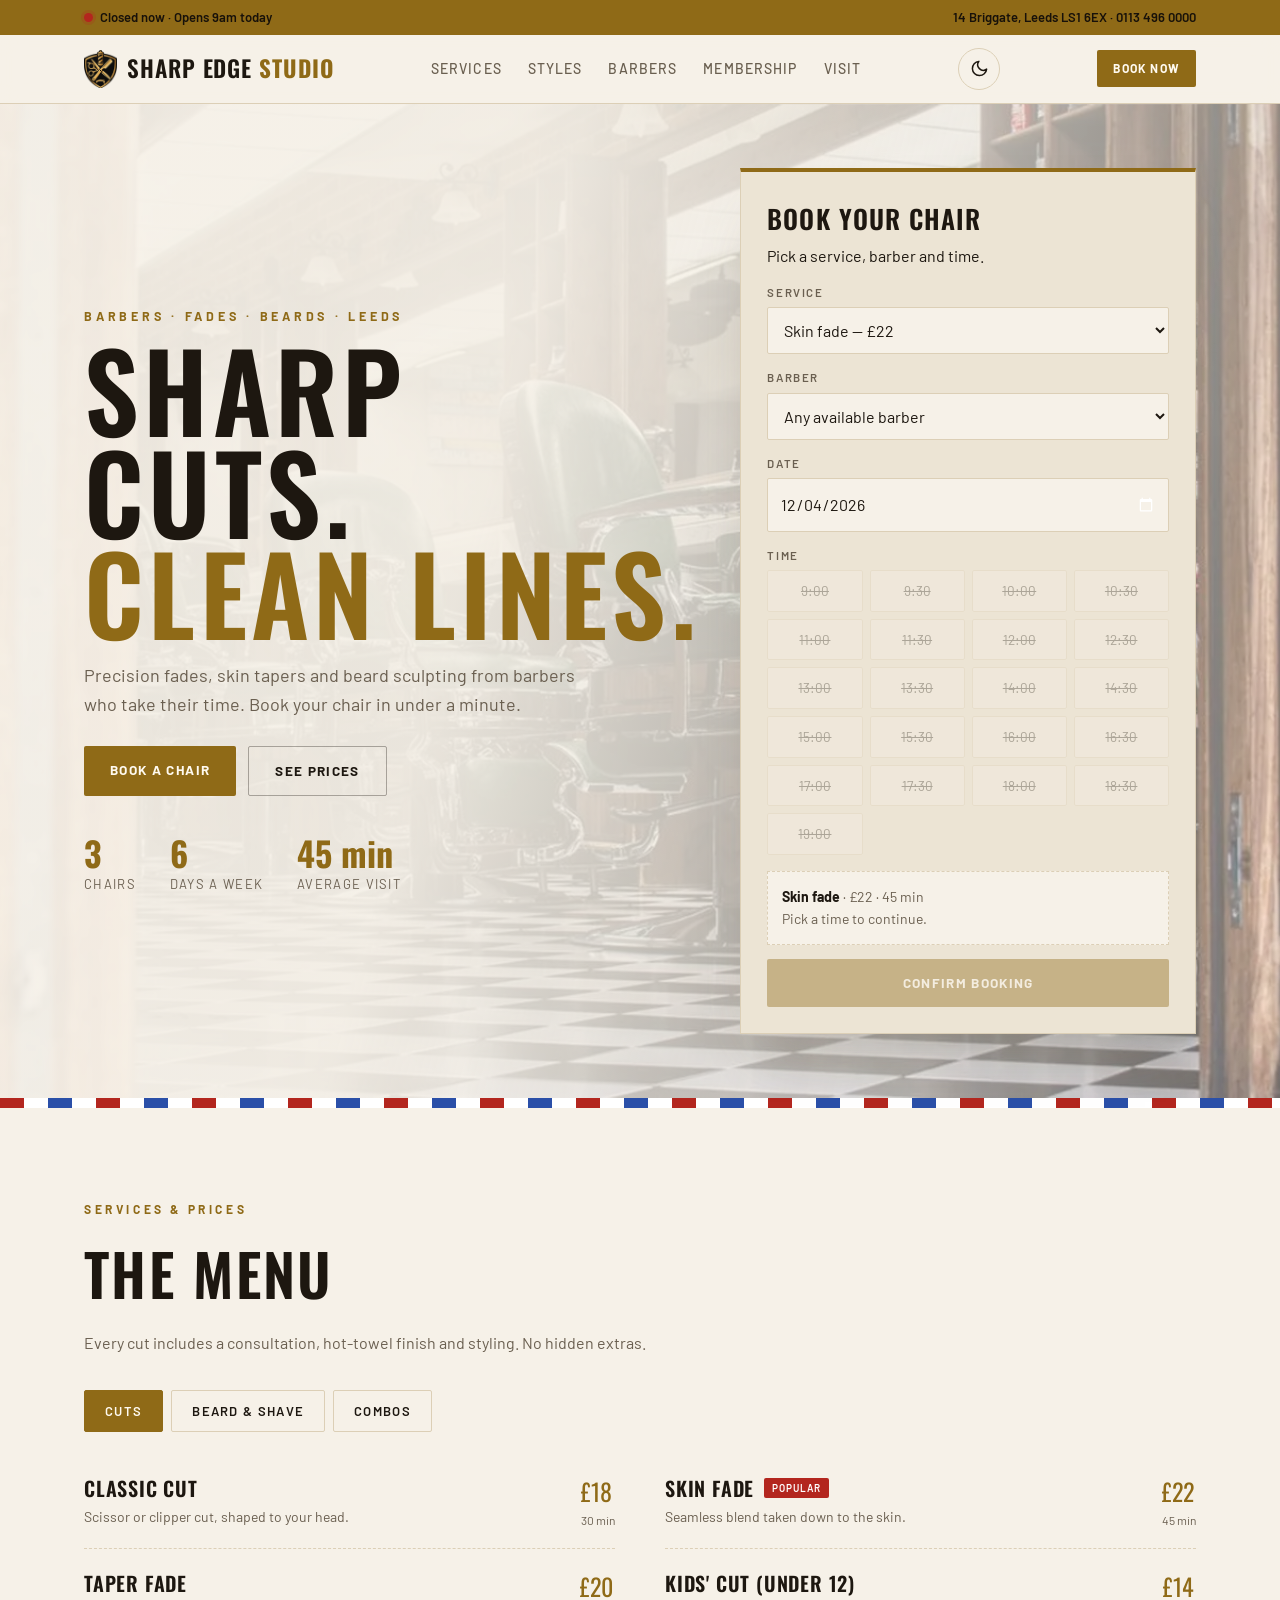
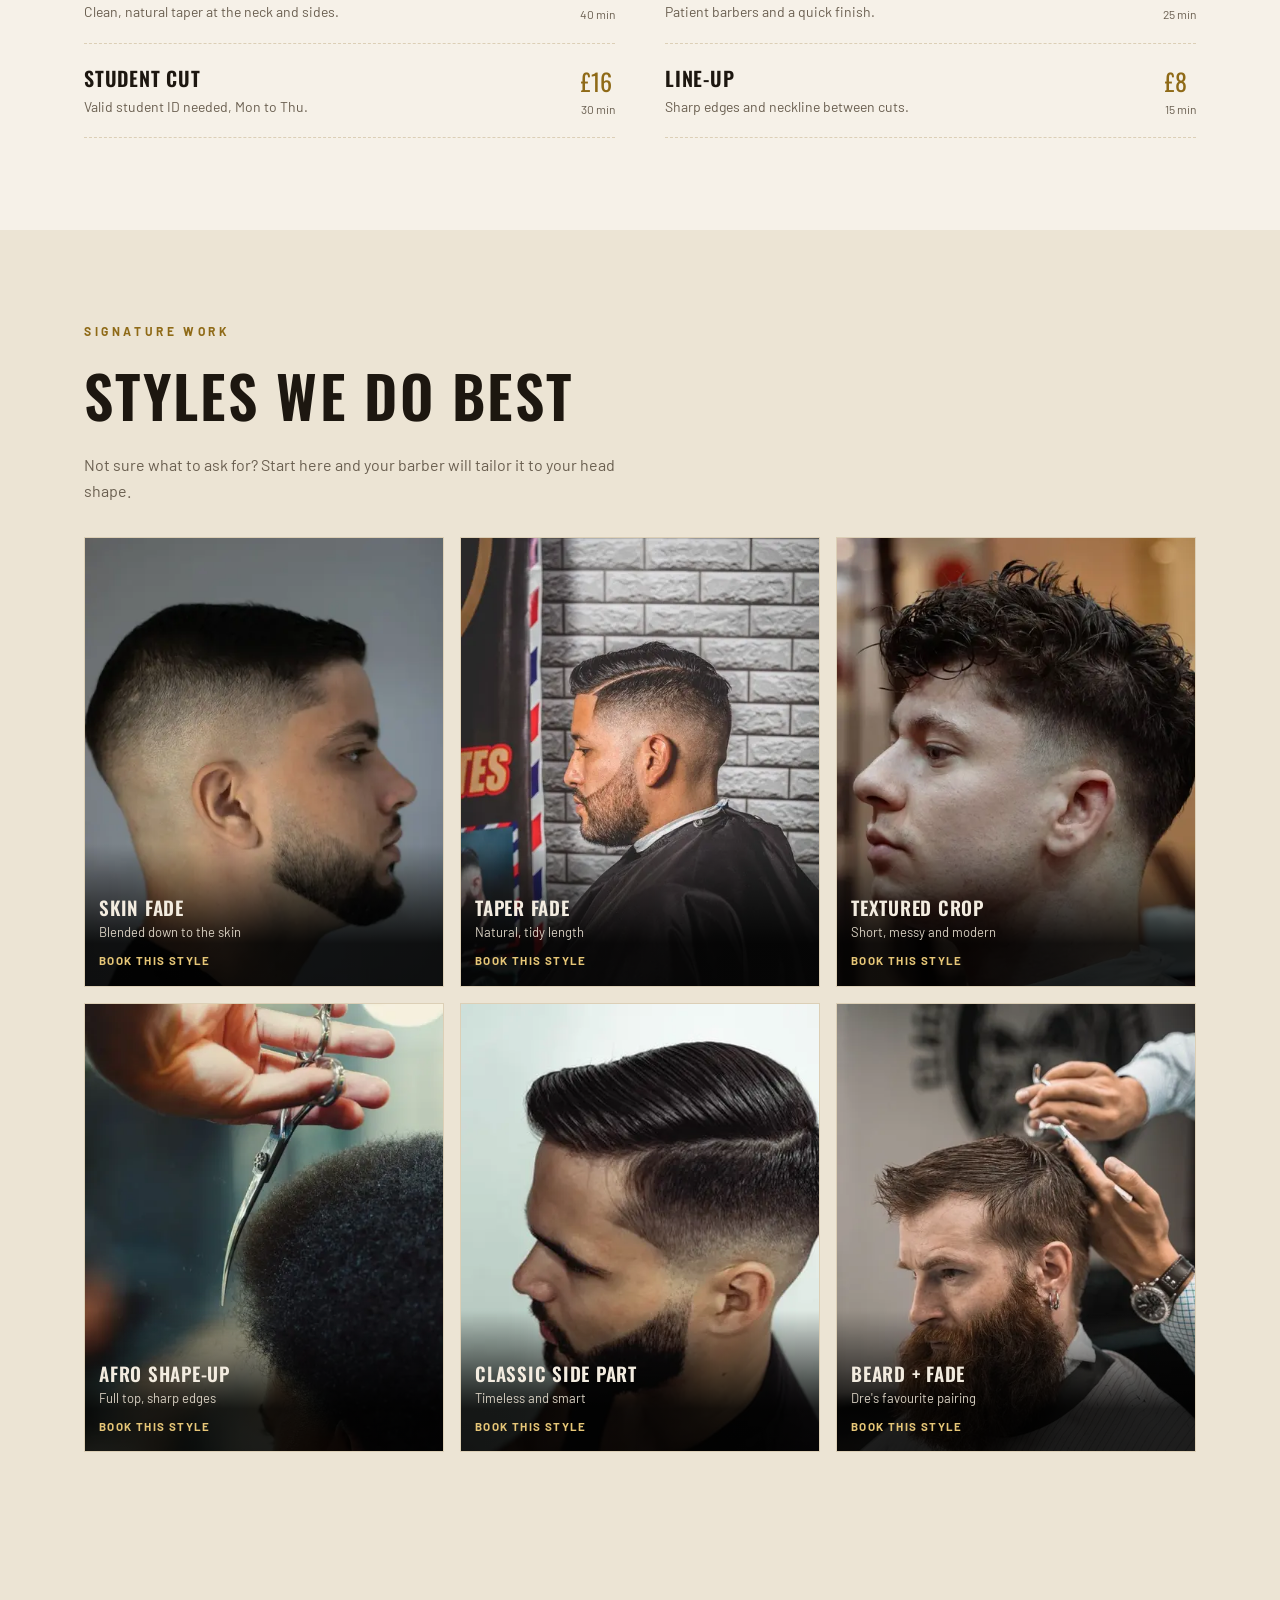
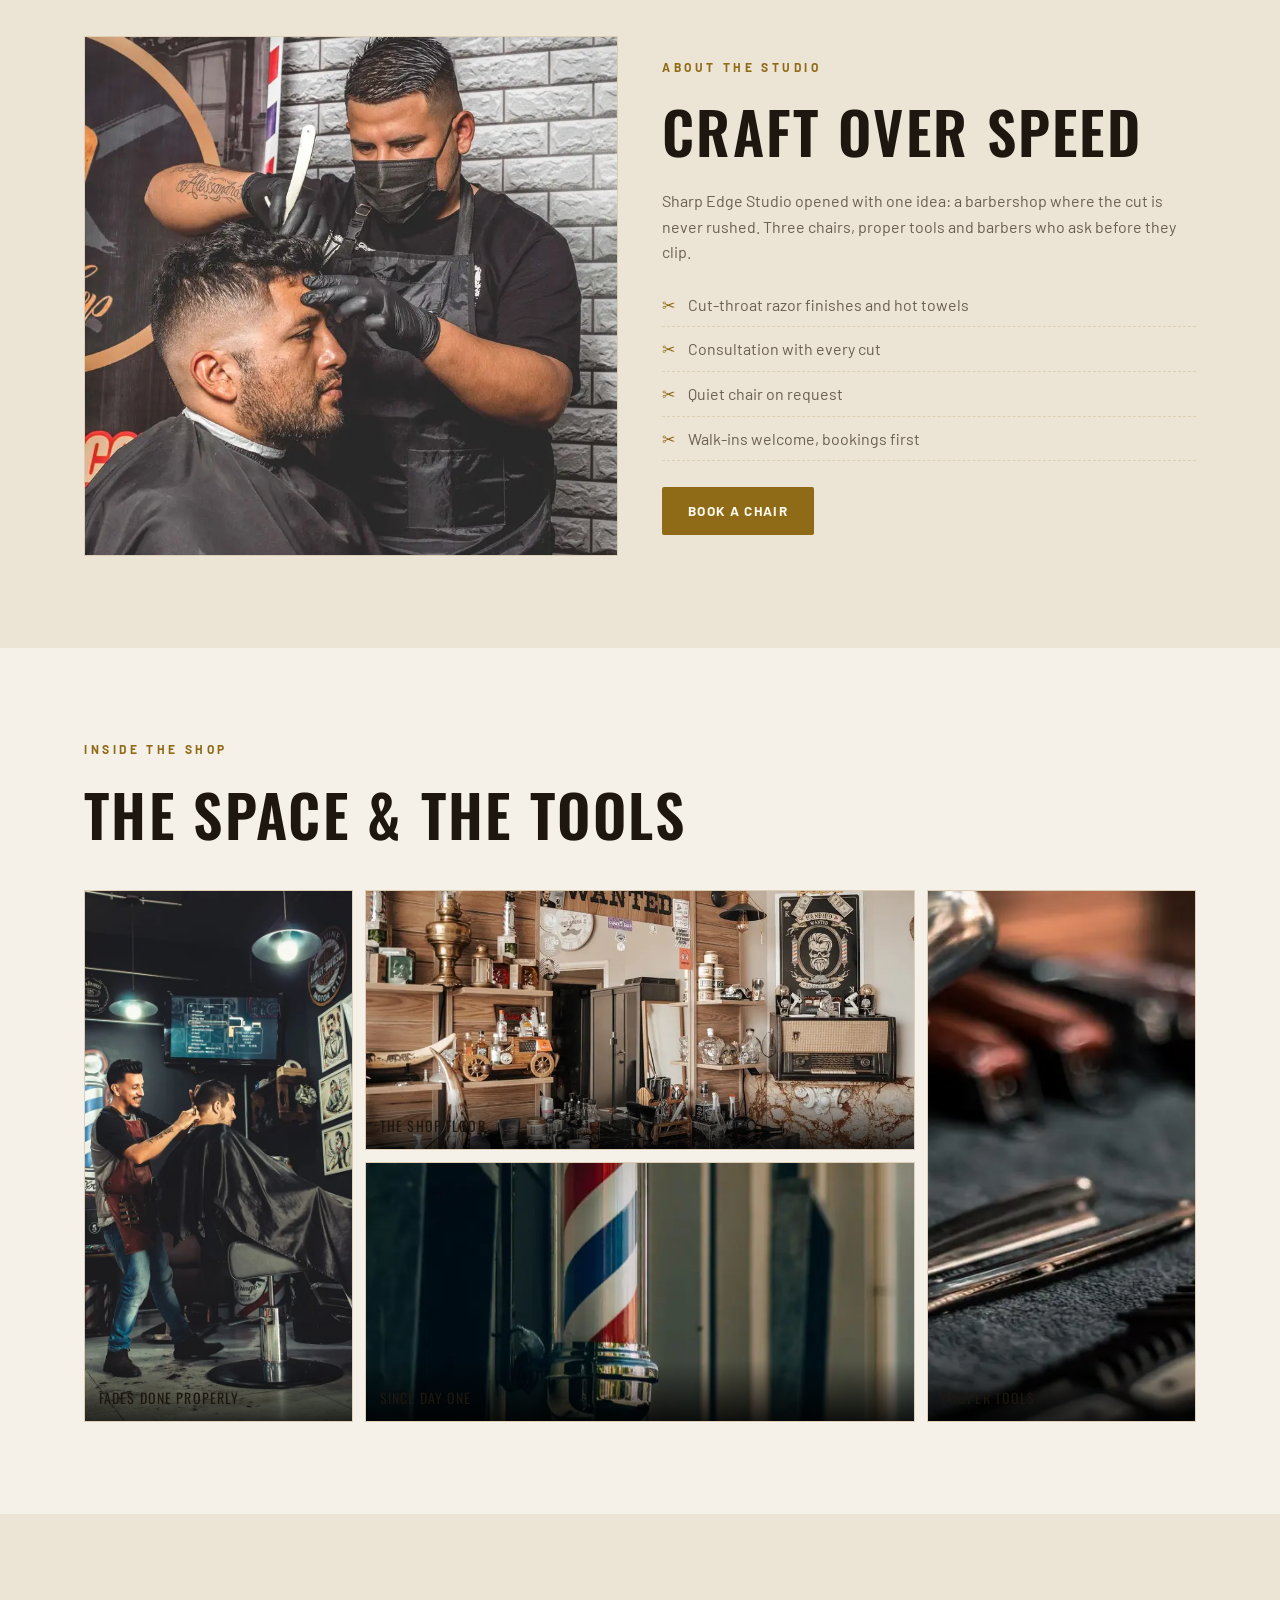
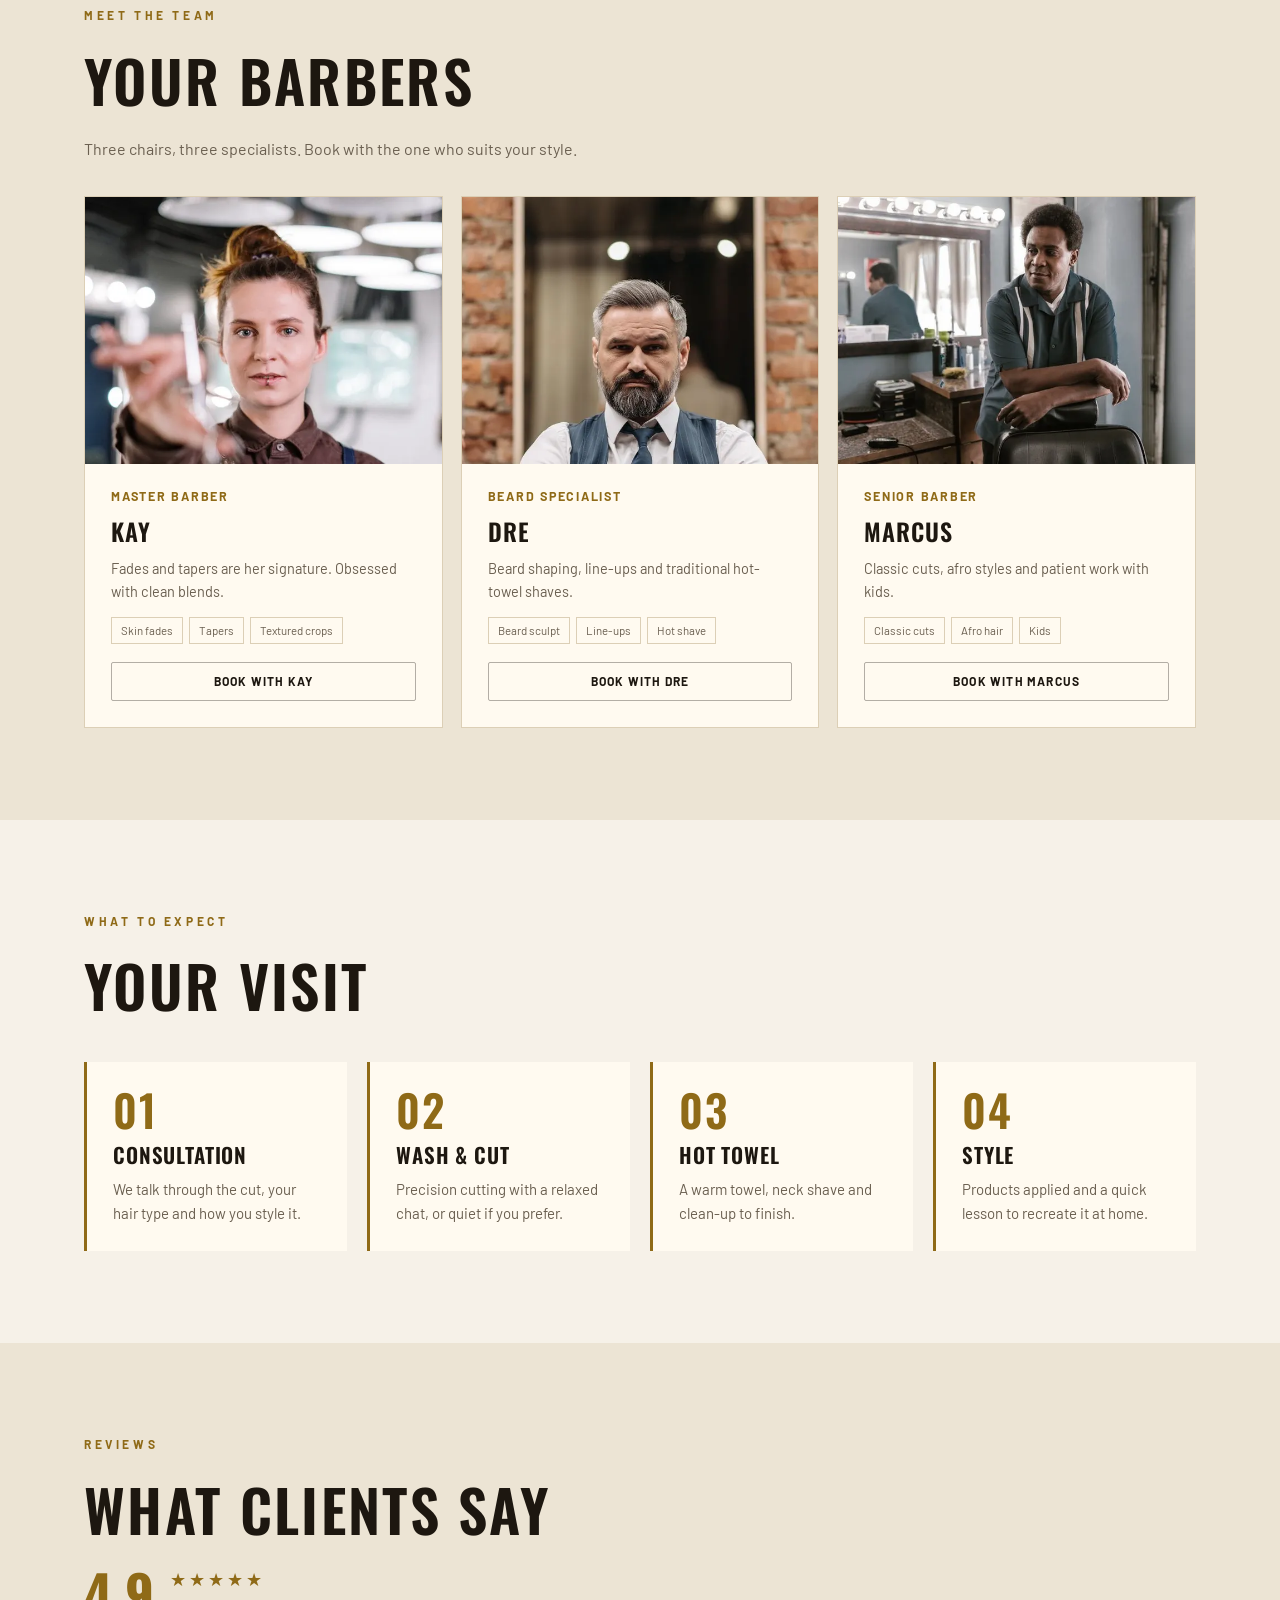
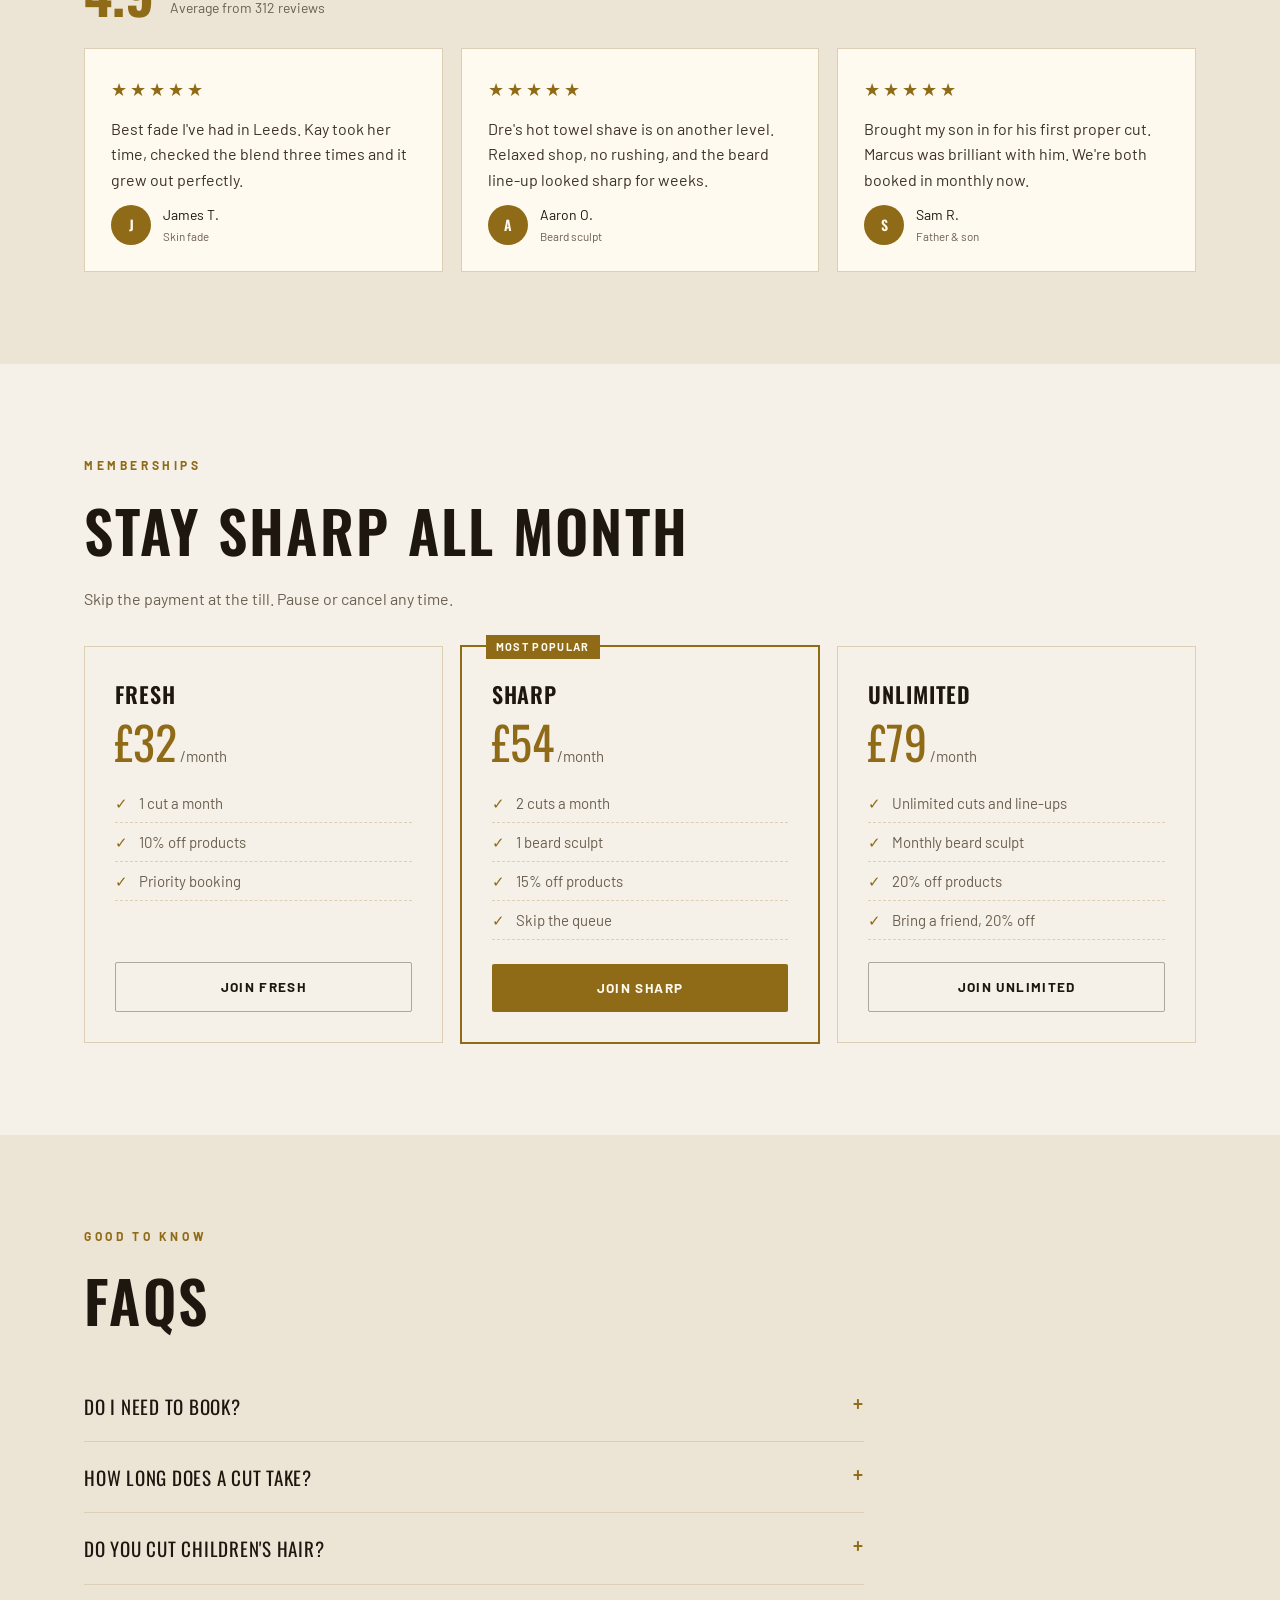
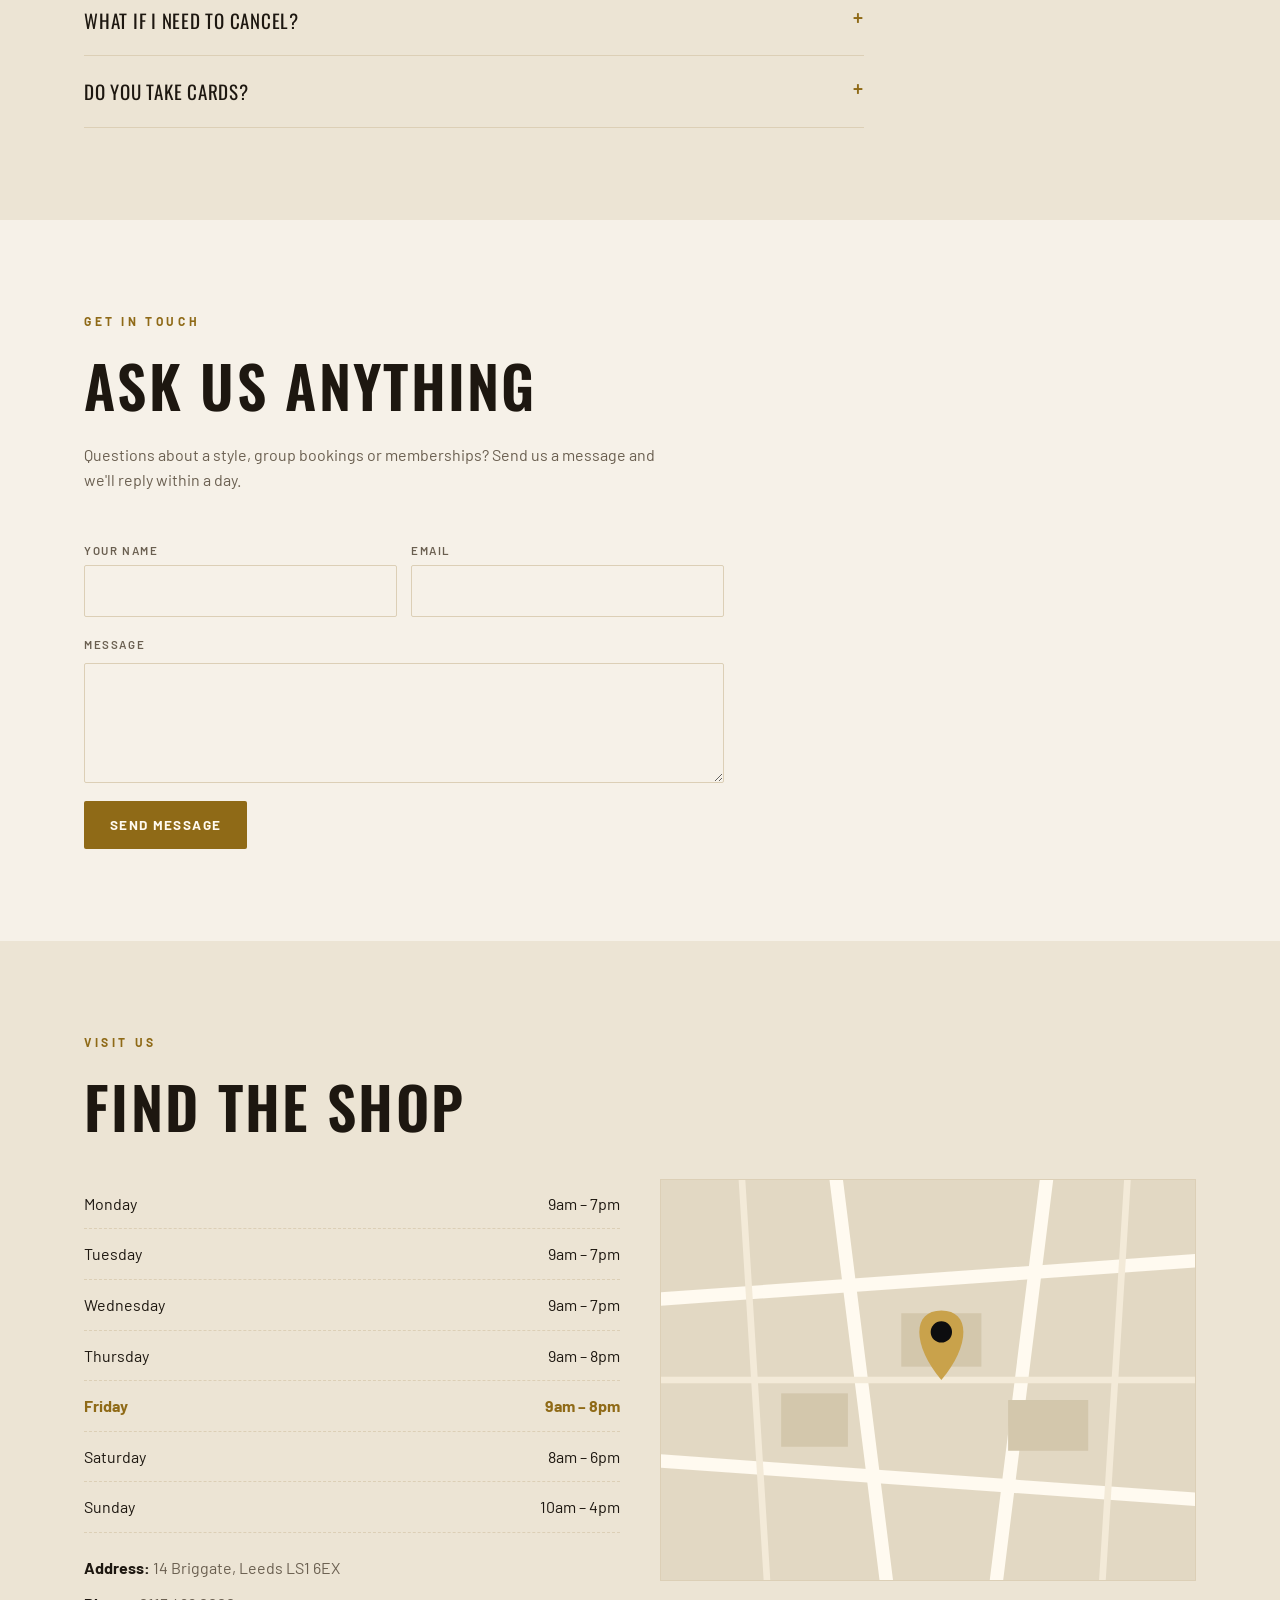
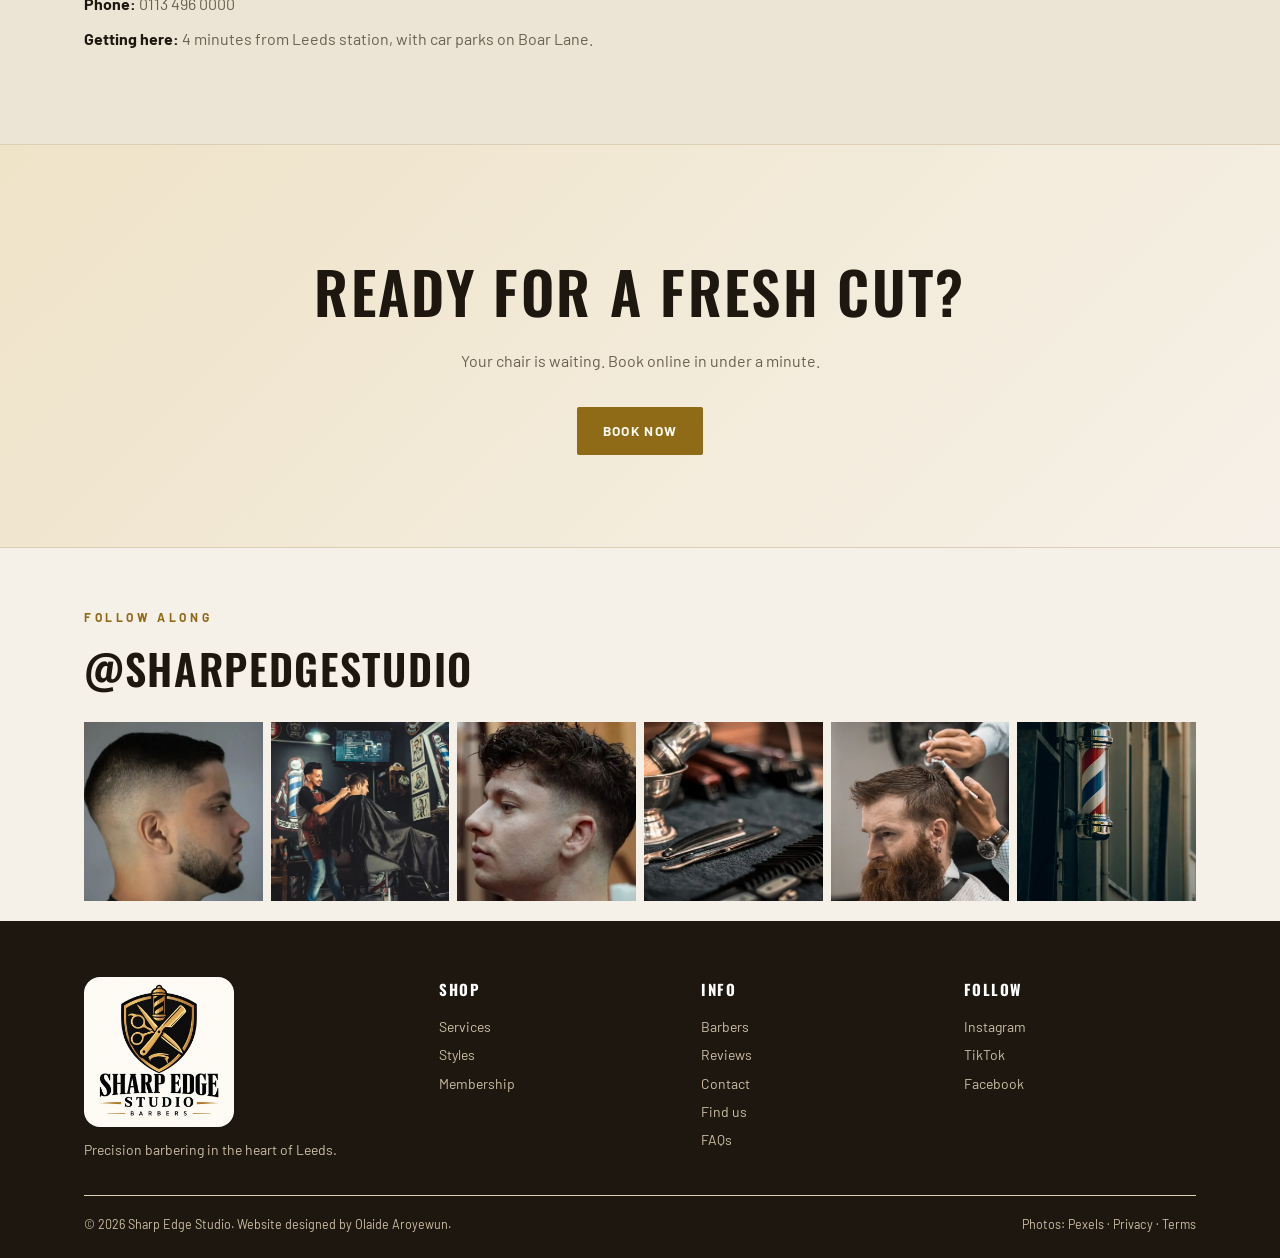
<file: sharpedgestudio/index.html>
<!DOCTYPE html>
<html lang="en-GB">
<head>
<meta charset="utf-8">
<meta name="viewport" content="width=device-width, initial-scale=1">
<title>Sharp Edge Studio — Barbers in Leeds</title>
<meta name="description" content="Sharp Edge Studio: precision fades, skin tapers and beard sculpting. Book your chair online.">
<link href="https://fonts.googleapis.com/css2?family=Barlow:wght@400;500;600;700&family=Oswald:wght@500;600;700&display=swap" rel="stylesheet">
<style>
:root{--shd:#000a;--onb:#16110a;--navbg:rgba(13,13,15,.9);--footbg:#08080a;--mapbg:#1a1a1f;--ctabg:linear-gradient(135deg,#1b1508,#0d0d0f);--herov:var(--herov);--revp:#d9d1c3;--stylep:#d8d0c2;--menubg:#0d0d0f;--donesm:#7d766b;--brassd:var(--brassd);--bg:#0d0d0f;--bg2:#16161a;--bg3:#1e1e24;--ink:#f3ece0;--mut:#a79f92;--brass:#c9a24b;--brass2:#e6c677;--red:#c8372d;--ok:#4fbf7a;--line:#2b2b31}
*{box-sizing:border-box;margin:0;padding:0}html{scroll-behavior:smooth}
body{background:var(--bg);color:var(--ink);font-family:'Barlow',sans-serif;line-height:1.6;-webkit-font-smoothing:antialiased}
a{color:inherit}button{font:inherit;color:inherit;cursor:pointer}
h1,h2,h3,.logo,.num{font-family:'Oswald',sans-serif;text-transform:uppercase;letter-spacing:.04em;font-weight:600}
.wrap{max-width:1160px;margin:0 auto;padding:0 24px}
.top{background:var(--brass);color:#17110a;font-size:13px;font-weight:600}.top .wrap{display:flex;justify-content:space-between;gap:12px;padding-top:7px;padding-bottom:7px;flex-wrap:wrap}
.open{display:inline-flex;align-items:center;gap:7px}.open i{width:9px;height:9px;border-radius:50%;background:#1a8f46;box-shadow:0 0 0 3px #1a8f4633}.open.closed i{background:#b3261e;box-shadow:0 0 0 3px #b3261e33}
nav{position:sticky;top:0;z-index:30;background:var(--navbg);backdrop-filter:blur(12px);border-bottom:1px solid var(--line)}
nav .wrap{display:flex;justify-content:space-between;align-items:center;height:68px}
.lgm{height:38px;width:auto;display:block}.flogo{width:150px;height:150px;border-radius:16px;display:block;margin-bottom:12px}
.logo{font-size:23px;color:var(--ink);text-decoration:none;display:flex;align-items:center;gap:10px}.logo b{color:var(--brass)}
nav ul{display:flex;gap:26px;list-style:none;font-size:14px;color:var(--mut);text-transform:uppercase;letter-spacing:.08em;font-weight:500}nav ul a{text-decoration:none}nav ul a:hover{color:var(--brass)}
.btn{display:inline-block;padding:13px 26px;font-weight:700;font-size:13.5px;letter-spacing:.1em;text-transform:uppercase;text-decoration:none;background:var(--brass);color:var(--onb);border:0;border-radius:2px;transition:.2s}
.btn:hover{background:var(--brass2);transform:translateY(-2px)}.btn.o{background:none;color:var(--ink);border:1px solid #fff5}.btn.o:hover{border-color:var(--brass);color:var(--brass);background:none}.btn.sm{padding:9px 16px;font-size:12px}
@media(max-width:860px){nav ul{display:none}}
.hero{position:relative;background:var(--herov),url(../site-img/b-hero.webp) center/cover}
.hero .wrap{display:grid;grid-template-columns:1.15fr .85fr;gap:40px;align-items:center;padding-top:64px;padding-bottom:64px}@media(max-width:940px){.hero .wrap{grid-template-columns:1fr}}
.kick{color:var(--brass);letter-spacing:.3em;font-size:12.5px;text-transform:uppercase;font-weight:700}
h1{font-size:clamp(54px,8.6vw,108px);line-height:.94;margin:12px 0 18px}h1 em{font-style:normal;color:var(--brass)}
.lede{color:var(--mut);font-size:18px;max-width:500px}
.ctas{display:flex;gap:12px;flex-wrap:wrap;margin-top:28px}
.facts{display:flex;gap:34px;margin-top:40px;flex-wrap:wrap}.facts div b{display:block;font-family:Oswald;font-size:34px;color:var(--brass);line-height:1}.facts div span{font-size:13px;color:var(--mut);text-transform:uppercase;letter-spacing:.1em}
.book{background:var(--bg2);border:1px solid var(--line);border-top:4px solid var(--brass);padding:26px;box-shadow:0 30px 60px -30px #000}
.book h2{font-size:26px;margin-bottom:4px}.book>p{font-size:14px;color:var(--mut);margin-bottom:16px}
label{display:block;font-size:11.5px;text-transform:uppercase;letter-spacing:.14em;color:var(--mut);margin:14px 0 6px;font-weight:600}
select,input[type=date]{width:100%;background:var(--bg);border:1px solid var(--line);color:var(--ink);padding:12px;font:inherit;border-radius:2px;color-scheme:dark}
select:focus,input:focus{outline:2px solid var(--brass);outline-offset:1px}
.slots{display:grid;grid-template-columns:repeat(4,1fr);gap:7px}.slot{padding:9px 0;background:var(--bg);border:1px solid var(--line);font-size:13.5px;border-radius:2px;text-align:center}.slot:hover:not(:disabled){border-color:var(--brass)}.slot.sel{background:var(--brass);color:var(--onb);border-color:var(--brass);font-weight:700}.slot:disabled{opacity:.3;text-decoration:line-through;cursor:not-allowed}
.sum{margin-top:16px;padding:14px;background:var(--bg);border:1px dashed var(--line);font-size:14px;color:var(--mut)}.sum b{color:var(--ink)}
.book .btn{width:100%;margin-top:14px}.book .btn:disabled{opacity:.4;cursor:not-allowed;transform:none}
.done{display:none;text-align:center;padding:20px 6px}.done h3{font-size:26px;color:var(--brass)}.done p{color:var(--mut);margin:8px 0 16px}.done small{display:block;margin-top:14px;font-size:12px;color:#7d766b}
.stripe{height:10px;background:repeating-linear-gradient(90deg,var(--red) 0 24px,#fff 24px 48px,#2a4fa8 48px 72px,#fff 72px 96px)}
section{padding:92px 0}.alt{background:var(--bg2)}
.eyebrow{color:var(--brass);letter-spacing:.3em;font-size:12px;text-transform:uppercase;font-weight:700}
h2.t{font-size:clamp(36px,5vw,58px);margin:8px 0 10px}.sub{color:var(--mut);max-width:580px;margin-bottom:34px}
.tabs{display:flex;gap:8px;margin-bottom:22px;flex-wrap:wrap}.tab{padding:10px 20px;background:none;border:1px solid var(--line);text-transform:uppercase;letter-spacing:.1em;font-size:13px;font-weight:600;border-radius:2px}.tab.on{background:var(--brass);color:var(--onb);border-color:var(--brass)}
.menu{display:none;grid-template-columns:repeat(auto-fit,minmax(340px,1fr));gap:0 50px}.menu.on{display:grid}
.item{display:flex;justify-content:space-between;gap:16px;padding:18px 0;border-bottom:1px dashed var(--line);align-items:flex-start}.item h3{font-size:20px;display:flex;align-items:center;gap:10px}.item small{display:block;color:var(--mut);font-size:14px;margin-top:2px}.item .pr{font-family:Oswald;font-size:24px;color:var(--brass);white-space:nowrap}.item .dur{font-size:12px;color:var(--mut);text-align:right;font-family:Barlow}
.pop{font-size:10px;background:var(--red);color:#fff;padding:2px 8px;letter-spacing:.1em;font-family:Barlow;border-radius:2px}
.styles{display:grid;grid-template-columns:repeat(3,1fr);gap:16px}@media(max-width:560px){.styles{grid-template-columns:1fr 1fr;gap:10px}}
.style{background:var(--bg);border:1px solid var(--line);padding:18px 12px 16px;text-align:center;transition:.25s}.style:hover{border-color:var(--brass);transform:translateY(-4px)}.style svg{width:100%;max-width:130px}.style h3{font-size:16px;margin-top:8px}.style p{font-size:12.5px;color:var(--mut)}
.team{display:grid;grid-template-columns:repeat(auto-fit,minmax(260px,1fr));gap:18px}
.bar{background:var(--bg3);border:1px solid var(--line);padding:0 26px 26px;display:flex;flex-direction:column;gap:6px}
.av{width:78px;height:78px;border-radius:50%;background:conic-gradient(var(--brass),var(--brassd),var(--brass));display:grid;place-items:center;font-family:Oswald;font-size:30px;color:var(--onb);margin-bottom:8px}
.bar h3{font-size:24px}.role{color:var(--brass);font-size:12.5px;letter-spacing:.14em;text-transform:uppercase;font-weight:700}.bar p{color:var(--mut);font-size:14.5px}.tags{display:flex;gap:6px;flex-wrap:wrap;margin:8px 0 12px}.tags span{font-size:11.5px;border:1px solid var(--line);padding:3px 9px;color:var(--mut)}
.steps{display:grid;grid-template-columns:repeat(auto-fit,minmax(230px,1fr));gap:20px}.step{padding:26px;border-left:3px solid var(--brass);background:var(--bg3)}.num{font-size:44px;color:var(--brass);line-height:1}.step h3{font-size:21px;margin:6px 0}.step p{color:var(--mut);font-size:15px}
.plans{display:grid;grid-template-columns:repeat(auto-fit,minmax(260px,1fr));gap:18px;align-items:stretch}
.plan{background:var(--bg);border:1px solid var(--line);padding:30px;display:flex;flex-direction:column}.plan.f{border-color:var(--brass);position:relative;box-shadow:0 0 0 1px var(--brass)}.plan.f:before{content:"Most popular";position:absolute;top:-12px;left:24px;background:var(--brass);color:var(--onb);font-size:11px;font-weight:700;letter-spacing:.12em;text-transform:uppercase;padding:3px 10px}
.plan h3{font-size:22px}.plan .p{font-family:Oswald;font-size:46px;color:var(--brass);margin:6px 0;line-height:1}.plan .p small{font-size:15px;color:var(--mut);font-family:Barlow}.plan ul{list-style:none;margin:14px 0 22px;flex:1}.plan li{padding:7px 0 7px 24px;position:relative;color:var(--mut);font-size:15px;border-bottom:1px dashed var(--line)}.plan li:before{content:"✓";position:absolute;left:0;color:var(--brass)}
.faq{max-width:780px}.q{border-bottom:1px solid var(--line)}.q button{width:100%;text-align:left;background:none;border:0;padding:20px 0;display:flex;justify-content:space-between;gap:16px;font-family:Oswald;font-size:19px;text-transform:uppercase;letter-spacing:.04em}.q button:after{content:"+";color:var(--brass);font-size:24px;line-height:1}.q.on button:after{content:"–"}.q div{display:none;color:var(--mut);padding:0 0 20px;max-width:640px}.q.on div{display:block}
.visit{display:grid;grid-template-columns:1fr 1fr;gap:40px;align-items:start}@media(max-width:860px){.visit{grid-template-columns:1fr}}
.hrs{display:flex;justify-content:space-between;padding:12px 0;border-bottom:1px dashed var(--line)}.hrs.today{color:var(--brass);font-weight:700}
.map{background:var(--mapbg);border:1px solid var(--line);aspect-ratio:4/3;position:relative;overflow:hidden}.map svg{position:absolute;inset:0;width:100%;height:100%}
.info{margin-top:22px;display:grid;gap:10px;color:var(--mut)}.info b{color:var(--ink)}
.cta{background:var(--ctabg);text-align:center;border-block:1px solid var(--line)}.cta .sub{margin-inline:auto}
footer{background:var(--footbg);padding:56px 0 24px;color:var(--mut);font-size:14px}.fg{display:grid;grid-template-columns:1.4fr 1fr 1fr 1fr;gap:30px}@media(max-width:860px){.fg{grid-template-columns:1fr 1fr}}
footer h4{font-family:Oswald;text-transform:uppercase;letter-spacing:.1em;color:var(--ink);margin-bottom:12px;font-size:15px}footer a{display:block;text-decoration:none;padding:3px 0}footer a:hover{color:var(--brass)}
.copy{margin-top:34px;padding-top:18px;border-top:1px solid var(--line);display:flex;justify-content:space-between;gap:10px;flex-wrap:wrap;font-size:12.5px}
.ribbon{position:fixed;right:0;bottom:0;z-index:99;background:#000d;color:#fff;font:600 11px/1 system-ui,sans-serif;letter-spacing:.06em;padding:8px 12px;border-top-left-radius:10px;text-transform:uppercase}

.shop{display:grid;grid-template-columns:repeat(4,1fr);grid-template-rows:260px 260px;gap:12px;margin-top:30px}
.shop figure{position:relative;overflow:hidden;border:1px solid var(--line)}.shop img{width:100%;height:100%;object-fit:cover;display:block;transition:transform .6s}.shop figure:hover img{transform:scale(1.05)}
.shop figcaption{position:absolute;left:0;bottom:0;right:0;padding:26px 14px 12px;background:linear-gradient(transparent,#000c);font-family:Oswald;text-transform:uppercase;letter-spacing:.08em;font-size:14px}
.shop .a,.shop .t{grid-row:span 2}.shop .b,.shop .c{grid-column:span 2}.shop .c img{object-position:center 40%}
@media(max-width:860px){.shop{grid-template-columns:1fr 1fr;grid-template-rows:auto}.shop figure{height:220px}.shop .a{grid-row:auto}.shop .b,.shop .c{grid-column:span 2}.shop .t{grid-row:auto}}
.ph{display:grid;grid-template-columns:1fr 1fr;gap:44px;align-items:center}@media(max-width:860px){.ph{grid-template-columns:1fr}}.ph img{width:100%;max-height:520px;object-fit:cover;border:1px solid var(--line);display:block}
.ph ul{list-style:none;margin:18px 0 26px}.ph li{padding:9px 0 9px 26px;position:relative;color:var(--mut);border-bottom:1px dashed var(--line)}.ph li:before{content:"✂";position:absolute;left:0;color:var(--brass)}
.style{padding:0!important;overflow:hidden;text-align:left!important;position:relative}.style img{width:100%!important;max-width:none!important;aspect-ratio:4/5;object-fit:cover;display:block;transition:transform .6s}.style:hover img{transform:scale(1.05)}.style .sc{position:absolute;left:0;right:0;bottom:0;padding:48px 14px 14px;background:linear-gradient(transparent,#000d 70%)}.style h3{margin:0!important;font-size:19px!important}.style p{color:#d8d0c2!important;font-size:13px!important}.style .sc a{display:inline-block;margin-top:8px;font-size:11.5px;letter-spacing:.12em;text-transform:uppercase;color:var(--brass);text-decoration:none;font-weight:700}
.tp{width:calc(100% + 52px);margin:0 -26px 16px;aspect-ratio:4/3;object-fit:cover;display:block;filter:saturate(.95)}

.burger{display:none;background:none;border:1px solid var(--line);width:44px;height:44px;border-radius:2px;align-items:center;justify-content:center;flex-direction:column;gap:5px}.burger i{display:block;width:20px;height:2px;background:var(--ink)}
@media(max-width:860px){.burger{display:flex}nav .wrap>.btn{display:none}nav ul{display:none;position:absolute;top:68px;left:0;right:0;flex-direction:column;gap:0;background:var(--menubg);z-index:50;text-align:left;align-items:stretch;border-bottom:1px solid var(--line);padding:8px 24px 18px;box-shadow:0 20px 30px var(--shd)}nav ul.open{display:flex}nav ul li{width:100%}nav ul li a{display:block;padding:14px 0;text-align:left;border-bottom:1px solid var(--line);font-size:15px}}
.rate{display:flex;align-items:center;gap:16px;margin:0 0 28px;flex-wrap:wrap}.rate b{font-family:Oswald;font-size:54px;color:var(--brass);line-height:1}.stars{color:var(--brass);letter-spacing:3px;font-size:18px}.rate span{color:var(--mut);font-size:14px}
.rev{display:grid;grid-template-columns:repeat(auto-fit,minmax(280px,1fr));gap:18px}.rv{background:var(--bg3);border:1px solid var(--line);padding:26px;display:flex;flex-direction:column;gap:12px}.rv p{color:var(--revp);font-size:16px;flex:1}.rv .who{display:flex;align-items:center;gap:12px;font-size:14px}.rv .who i{width:40px;height:40px;border-radius:50%;background:var(--brass);color:var(--onb);display:grid;place-items:center;font-style:normal;font-family:Oswald;font-weight:600}.rv .who small{display:block;color:var(--mut)}
.form{max-width:640px;display:grid;gap:4px}.form .two{display:grid;grid-template-columns:1fr 1fr;gap:14px}@media(max-width:560px){.form .two{grid-template-columns:1fr}}
.form input,.form textarea,.mod input{width:100%;background:var(--bg);border:1px solid var(--line);color:var(--ink);padding:12px;font:inherit;border-radius:2px}.form textarea{min-height:120px;resize:vertical}.form input:focus,.form textarea:focus,.mod input:focus{outline:2px solid var(--brass);outline-offset:1px}
.thanks{display:none;padding:26px;border:1px solid var(--brass);background:var(--bg3);max-width:640px}.thanks h3{color:var(--brass);font-size:24px}.thanks p{color:var(--mut)}
.insta{padding:60px 0 20px}.ig{display:grid;grid-template-columns:repeat(6,1fr);gap:8px;margin-top:20px}.ig a{aspect-ratio:1;overflow:hidden;display:block;position:relative}.ig img{width:100%;height:100%;object-fit:cover;transition:transform .5s;display:block}.ig a:hover img{transform:scale(1.1)}@media(max-width:760px){.ig{grid-template-columns:repeat(3,1fr)}}
.mb{position:fixed;inset:0;background:#000b;z-index:60;display:none;align-items:center;justify-content:center;padding:20px}.mb.on{display:flex}.mod{background:var(--bg2);border:1px solid var(--line);border-top:4px solid var(--brass);padding:30px;max-width:440px;width:100%;position:relative}.mod h3{font-size:26px}.mod p{color:var(--mut);font-size:14.5px;margin:6px 0 10px}.mod .x{position:absolute;top:8px;right:12px;background:none;border:0;font-size:28px;color:var(--mut)}.mod .btn{width:100%;margin-top:18px}.mod .ok{display:none;text-align:center}.mod .ok h3{color:var(--brass)}
.totop{position:fixed;left:16px;bottom:16px;z-index:40;width:44px;height:44px;border-radius:50%;background:var(--brass);color:var(--onb);border:0;font-size:20px;font-weight:700;opacity:0;pointer-events:none;transition:.3s}.totop.on{opacity:1;pointer-events:auto}
.tbtn{width:42px;height:42px;border-radius:50%;border:1.5px solid var(--line);background:transparent;color:var(--ink);display:grid;place-items:center;flex:none;cursor:pointer;transition:.2s}.tbtn:hover{border-color:var(--ink)}.tbtn .su{display:none}html[data-theme=night] .tbtn .su{display:block}html[data-theme=night] .tbtn .mo{display:none}body,nav,section,footer{transition:background-color .25s,color .25s}
html[data-theme=day]{color-scheme:light;--bg:#f6f1e8;--bg2:#ece4d4;--bg3:#fffaf0;--ink:#1d1710;--mut:#6a5f50;--brass:#8f6a17;--brass2:#a97f22;--red:#b3261e;--line:#dccfb6;--ok:#1a8f46;--onb:#fffaf0;--navbg:rgba(246,241,232,.92);--footbg:#1d1710;--mapbg:#e2d8c3;--ctabg:linear-gradient(135deg,#efe3c8,#f6f1e8);--herov:linear-gradient(105deg,rgba(246,241,232,.95) 38%,rgba(246,241,232,.4));--revp:#3b3226;--menubg:#f6f1e8;--donesm:#6a5f50;--brassd:#d9b45a;--shd:#00000022}
html[data-theme=day] footer,html[data-theme=day] footer a{color:#cdbfa5}
html[data-theme=day] footer h4,html[data-theme=day] footer a:hover{color:#fff}
html[data-theme=day] .btn.o{border-color:#1d171055;color:var(--ink)}html[data-theme=day] .btn.o:hover{color:var(--brass)}
html[data-theme=day] .book{box-shadow:0 30px 60px -30px #6a5f5066}
html[data-theme=day] .logo svg{stroke:#8f6a17}
html[data-theme=day] .btn,html[data-theme=day] .tab.on,html[data-theme=day] .slot.sel,html[data-theme=day] .rv .who i,html[data-theme=day] .totop,html[data-theme=day] .plan.f:before,html[data-theme=day] .av{color:#fffaf0}
html[data-theme=day] .mb{background:#1d1710cc}


.m0{fill:#1a1a1f}.m1{stroke:#2e2e36}.m2{stroke:#25252c}.m3{fill:#212127}
html[data-theme=day] .m0{fill:#e2d8c3}html[data-theme=day] .m1{stroke:#fffaf0}html[data-theme=day] .m2{stroke:#f3ead8}html[data-theme=day] .m3{fill:#d3c7ac}
html[data-theme=day] .style h3,html[data-theme=day] .style .sc{color:#f3ece0}html[data-theme=day] .style .sc a{color:#e6c677}
</style>
<script>(function(){try{var t=localStorage.getItem('theme');if(!t)t=matchMedia('(prefers-color-scheme:dark)').matches?'night':'day';document.documentElement.dataset.theme=t}catch(e){document.documentElement.dataset.theme='night'}})()</script><meta name="theme-color" content="#0d0d0f" data-d="#f6f1e8" data-n="#0d0d0f"><link rel="icon" type="image/webp" href="../site-img/barber-emblem.webp"></head>
<body>
<div class="top"><div class="wrap"><span class="open" id="open"><i></i><span id="openText">Open today 9am – 7pm</span></span><span>14 Briggate, Leeds LS1 6EX · 0113 496 0000</span></div></div>
<nav><div class="wrap" style="position:relative"><a class="logo" href="#top"><img class="lgm" src="../site-img/barber-emblem.webp" alt="" width="34" height="38"><span>Sharp Edge <b>Studio</b></span></a>
<ul id="menu"><li><a href="#services">Services</a></li><li><a href="#styles">Styles</a></li><li><a href="#team">Barbers</a></li><li><a href="#membership">Membership</a></li><li><a href="#visit">Visit</a></li></ul><button class="tbtn" id="theme" type="button" aria-label="Switch to night mode" title="Day / night mode"><svg class="mo" width="19" height="19" viewBox="0 0 24 24" fill="none" stroke="currentColor" stroke-width="1.9" stroke-linecap="round" stroke-linejoin="round"><path d="M21 12.8A9 9 0 1 1 11.2 3a7 7 0 0 0 9.8 9.8z"/></svg><svg class="su" width="19" height="19" viewBox="0 0 24 24" fill="none" stroke="currentColor" stroke-width="1.9" stroke-linecap="round"><circle cx="12" cy="12" r="4"/><path d="M12 2v2M12 20v2M4.9 4.9l1.4 1.4M17.7 17.7l1.4 1.4M2 12h2M20 12h2M4.9 19.1l1.4-1.4M17.7 6.3l1.4-1.4"/></svg></button><a class="btn sm" href="#book">Book now</a><button class="burger" id="burger" aria-label="Menu"><i></i><i></i><i></i></button></div></nav>

<header class="hero" id="top"><div class="wrap">
<div><div class="kick">Barbers · Fades · Beards · Leeds</div><h1>Sharp cuts.<br><em>Clean lines.</em></h1><p class="lede">Precision fades, skin tapers and beard sculpting from barbers who take their time. Book your chair in under a minute.</p>
<div class="ctas"><a class="btn" href="#book">Book a chair</a><a class="btn o" href="#services">See prices</a></div>
<div class="facts"><div><b>3</b><span>Chairs</span></div><div><b>6</b><span>Days a week</span></div><div><b>45 min</b><span>Average visit</span></div></div></div>
<div class="book" id="book"><div id="bookForm"><h2>Book your chair</h2><p>Pick a service, barber and time.</p>
<label for="svc">Service</label><select id="svc"></select>
<label for="bar">Barber</label><select id="bar"><option value="Any barber">Any available barber</option><option>Kay</option><option>Dre</option><option>Marcus</option></select>
<label for="day">Date</label><input type="date" id="day">
<label>Time</label><div class="slots" id="slots"></div>
<div class="sum" id="sum">Choose a service, date and time.</div>
<button class="btn" id="go" disabled>Confirm booking</button></div>
<div class="done" id="done"><h3>You're booked in</h3><p id="doneTxt"></p><button class="btn o sm" id="again">Make another booking</button></div></div>
</div></header>
<div class="stripe"></div>

<section id="services"><div class="wrap"><div class="eyebrow">Services &amp; prices</div><h2 class="t">The menu</h2><p class="sub">Every cut includes a consultation, hot-towel finish and styling. No hidden extras.</p>
<div class="tabs" id="tabs"><button class="tab on" data-t="cuts">Cuts</button><button class="tab" data-t="beard">Beard &amp; shave</button><button class="tab" data-t="combo">Combos</button></div>
<div class="menu on" id="m-cuts"></div><div class="menu" id="m-beard"></div><div class="menu" id="m-combo"></div></div></section>

<section id="styles" class="alt"><div class="wrap"><div class="eyebrow">Signature work</div><h2 class="t">Styles we do best</h2><p class="sub">Not sure what to ask for? Start here and your barber will tailor it to your head shape.</p><div class="styles" id="stylegrid"></div></div></section>

<section class="alt" id="about"><div class="wrap"><div class="ph"><img src="../site-img/b-work.webp" alt="Barber giving a fade haircut" loading="lazy"><div><div class="eyebrow">About the studio</div><h2 class="t">Craft over speed</h2><p class="sub" style="margin-bottom:0">Sharp Edge Studio opened with one idea: a barbershop where the cut is never rushed. Three chairs, proper tools and barbers who ask before they clip.</p><ul><li>Cut-throat razor finishes and hot towels</li><li>Consultation with every cut</li><li>Quiet chair on request</li><li>Walk-ins welcome, bookings first</li></ul><a class="btn" href="#book">Book a chair</a></div></div></div></section>
<section id="gallery"><div class="wrap"><div class="eyebrow">Inside the shop</div><h2 class="t">The space &amp; the tools</h2><div class="shop"><figure class="a"><img src="../site-img/b-cut.webp" alt="Barber at work" loading="lazy"><figcaption>Fades done properly</figcaption></figure><figure class="b"><img src="../site-img/b-shop.webp" alt="Barbershop interior" loading="lazy"><figcaption>The shop floor</figcaption></figure><figure class="t"><img src="../site-img/b-tools.webp" alt="Razors and brush" loading="lazy"><figcaption>Proper tools</figcaption></figure><figure class="c"><img src="../site-img/b-pole.webp" alt="Barber pole" loading="lazy"><figcaption>Since day one</figcaption></figure></div></div></section>

<section id="team" class="alt"><div class="wrap"><div class="eyebrow">Meet the team</div><h2 class="t">Your barbers</h2><p class="sub">Three chairs, three specialists. Book with the one who suits your style.</p><div class="team">
<div class="bar"><img class="tp" src="../site-img/t-kay.webp" alt="Kay, barber at Sharp Edge Studio" loading="lazy"><span class="role">Master barber</span><h3>Kay</h3><p>Fades and tapers are her signature. Obsessed with clean blends.</p><div class="tags"><span>Skin fades</span><span>Tapers</span><span>Textured crops</span></div><button class="btn o sm" data-b="Kay">Book with Kay</button></div>
<div class="bar"><img class="tp" src="../site-img/t-dre.webp" alt="Dre, barber at Sharp Edge Studio" loading="lazy"><span class="role">Beard specialist</span><h3>Dre</h3><p>Beard shaping, line-ups and traditional hot-towel shaves.</p><div class="tags"><span>Beard sculpt</span><span>Line-ups</span><span>Hot shave</span></div><button class="btn o sm" data-b="Dre">Book with Dre</button></div>
<div class="bar"><img class="tp" src="../site-img/t-marcus.webp" alt="Marcus, barber at Sharp Edge Studio" loading="lazy"><span class="role">Senior barber</span><h3>Marcus</h3><p>Classic cuts, afro styles and patient work with kids.</p><div class="tags"><span>Classic cuts</span><span>Afro hair</span><span>Kids</span></div><button class="btn o sm" data-b="Marcus">Book with Marcus</button></div></div></div></section>

<section><div class="wrap"><div class="eyebrow">What to expect</div><h2 class="t">Your visit</h2><div class="steps" style="margin-top:30px">
<div class="step"><div class="num">01</div><h3>Consultation</h3><p>We talk through the cut, your hair type and how you style it.</p></div>
<div class="step"><div class="num">02</div><h3>Wash &amp; cut</h3><p>Precision cutting with a relaxed chat, or quiet if you prefer.</p></div>
<div class="step"><div class="num">03</div><h3>Hot towel</h3><p>A warm towel, neck shave and clean-up to finish.</p></div>
<div class="step"><div class="num">04</div><h3>Style</h3><p>Products applied and a quick lesson to recreate it at home.</p></div></div></div></section>

<section id="reviews" class="alt"><div class="wrap"><div class="eyebrow">Reviews</div><h2 class="t">What clients say</h2>
<div class="rate"><b>4.9</b><div><div class="stars">★★★★★</div><span>Average from 312 reviews</span></div></div>
<div class="rev">
<div class="rv"><div class="stars">★★★★★</div><p>Best fade I've had in Leeds. Kay took her time, checked the blend three times and it grew out perfectly.</p><div class="who"><i>J</i><div>James T.<small>Skin fade</small></div></div></div>
<div class="rv"><div class="stars">★★★★★</div><p>Dre's hot towel shave is on another level. Relaxed shop, no rushing, and the beard line-up looked sharp for weeks.</p><div class="who"><i>A</i><div>Aaron O.<small>Beard sculpt</small></div></div></div>
<div class="rv"><div class="stars">★★★★★</div><p>Brought my son in for his first proper cut. Marcus was brilliant with him. We're both booked in monthly now.</p><div class="who"><i>S</i><div>Sam R.<small>Father &amp; son</small></div></div></div>
</div></div></section>
<section id="membership"><div class="wrap"><div class="eyebrow">Memberships</div><h2 class="t">Stay sharp all month</h2><p class="sub">Skip the payment at the till. Pause or cancel any time.</p><div class="plans">
<div class="plan"><h3>Fresh</h3><div class="p">£32<small> /month</small></div><ul><li>1 cut a month</li><li>10% off products</li><li>Priority booking</li></ul><button class="btn o" data-plan="Fresh">Join Fresh</button></div>
<div class="plan f"><h3>Sharp</h3><div class="p">£54<small> /month</small></div><ul><li>2 cuts a month</li><li>1 beard sculpt</li><li>15% off products</li><li>Skip the queue</li></ul><button class="btn" data-plan="Sharp">Join Sharp</button></div>
<div class="plan"><h3>Unlimited</h3><div class="p">£79<small> /month</small></div><ul><li>Unlimited cuts and line-ups</li><li>Monthly beard sculpt</li><li>20% off products</li><li>Bring a friend, 20% off</li></ul><button class="btn o" data-plan="Unlimited">Join Unlimited</button></div></div></div></section>

<section class="alt"><div class="wrap"><div class="eyebrow">Good to know</div><h2 class="t">FAQs</h2><div class="faq" id="faq" style="margin-top:24px">
<div class="q"><button>Do I need to book?</button><div>Walk-ins are welcome, but booked clients are seen first. Booking online is the easiest way to guarantee your chair.</div></div>
<div class="q"><button>How long does a cut take?</button><div>Most cuts take 30 to 45 minutes. Skin fades and combos take a little longer so we never rush.</div></div>
<div class="q"><button>Do you cut children's hair?</button><div>Yes. Marcus is great with kids and we have a dedicated under-12s price.</div></div>
<div class="q"><button>What if I need to cancel?</button><div>Please give us at least 12 hours' notice so we can offer your slot to someone else.</div></div>
<div class="q"><button>Do you take cards?</button><div>We accept all major cards and contactless. Cash is welcome too.</div></div></div></div></section>

<section id="contact"><div class="wrap"><div class="eyebrow">Get in touch</div><h2 class="t">Ask us anything</h2><p class="sub">Questions about a style, group bookings or memberships? Send us a message and we'll reply within a day.</p>
<form class="form" id="cf"><div class="two"><div><label for="cn">Your name</label><input id="cn" required></div><div><label for="ce">Email</label><input id="ce" type="email" required></div></div><label for="cm">Message</label><textarea id="cm" required></textarea><button class="btn" style="margin-top:14px;justify-self:start">Send message</button></form>
<div class="thanks" id="ct"><h3>Message sent</h3><p>Thanks, we'll be in touch soon.</p></div></div></section>
<section id="visit" class="alt"><div class="wrap"><div class="eyebrow">Visit us</div><h2 class="t">Find the shop</h2><div class="visit" style="margin-top:26px"><div><div id="hrs"></div><div class="info"><div><b>Address:</b> 14 Briggate, Leeds LS1 6EX</div><div><b>Phone:</b> 0113 496 0000</div><div><b>Getting here:</b> 4 minutes from Leeds station, with car parks on Boar Lane.</div></div></div>
<div class="map"><svg viewBox="0 0 400 300" preserveAspectRatio="xMidYMid slice"><rect width="400" height="300" class="m0"/><g class="m1" stroke-width="10" fill="none"><path d="M-10 90 L410 60"/><path d="M-10 210 L410 240"/><path d="M130 -10 L170 310"/><path d="M290 -10 L250 310"/></g><g class="m2" stroke-width="5" fill="none"><path d="M-10 150 L410 150"/><path d="M60 -10 L80 310"/><path d="M350 -10 L330 310"/></g><g class="m3"><rect x="180" y="100" width="60" height="40"/><rect x="90" y="160" width="50" height="40"/><rect x="260" y="165" width="60" height="38"/></g><g transform="translate(210 150)"><path d="M0 0 C-22 -26 -22 -52 0 -52 C22 -52 22 -26 0 0Z" fill="#c9a24b"/><circle cx="0" cy="-36" r="8" fill="#0d0d0f"/></g></svg></div></div></div></section>

<section class="cta"><div class="wrap"><h2 class="t">Ready for a fresh cut?</h2><p class="sub">Your chair is waiting. Book online in under a minute.</p><a class="btn" href="#book">Book now</a></div></section>

<section class="insta"><div class="wrap"><div class="eyebrow">Follow along</div><h2 class="t" style="font-size:clamp(28px,4vw,42px)">@sharpedgestudio</h2><div class="ig"><a href="#"><img src="../site-img/s-fade.webp" alt="" loading="lazy"></a><a href="#"><img src="../site-img/b-cut.webp" alt="" loading="lazy"></a><a href="#"><img src="../site-img/s-crop.webp" alt="" loading="lazy"></a><a href="#"><img src="../site-img/b-tools.webp" alt="" loading="lazy"></a><a href="#"><img src="../site-img/s-beard.webp" alt="" loading="lazy"></a><a href="#"><img src="../site-img/b-pole.webp" alt="" loading="lazy"></a></div></div></section>
<footer><div class="wrap"><div class="fg"><div><img class="flogo" src="../site-img/barber-logo.webp" alt="Sharp Edge Studio barbers" width="150" height="150" loading="lazy"><p>Precision barbering in the heart of Leeds.</p></div><div><h4>Shop</h4><a href="#services">Services</a><a href="#styles">Styles</a><a href="#membership">Membership</a></div><div><h4>Info</h4><a href="#team">Barbers</a><a href="#reviews">Reviews</a><a href="#contact">Contact</a><a href="#visit">Find us</a><a href="#faq">FAQs</a></div><div><h4>Follow</h4><a href="#">Instagram</a><a href="#">TikTok</a><a href="#">Facebook</a></div></div>
<div class="copy"><span>© 2026 Sharp Edge Studio. Website designed by Olaide Aroyewun.</span><span>Photos: <a href="https://www.pexels.com" style="display:inline">Pexels</a> · Privacy · Terms</span></div></div></footer>
<div class="mb" id="mb"><div class="mod"><button class="x" id="mx" aria-label="Close">×</button><div id="mf"><h3 id="mt">Join</h3><p id="mp"></p><label for="mn">Full name</label><input id="mn"><label for="me">Email</label><input id="me" type="email"><button class="btn" id="mgo">Start membership</button></div><div class="ok" id="mk"><h3>Welcome in</h3><p id="mkt"></p></div></div></div>
<button class="totop" id="tt" aria-label="Back to top">↑</button>


<script>
const S={cuts:[["Classic cut","Scissor or clipper cut, shaped to your head.",18,"30 min"],["Skin fade","Seamless blend taken down to the skin.",22,"45 min","Popular"],["Taper fade","Clean, natural taper at the neck and sides.",20,"40 min"],["Kids' cut (under 12)","Patient barbers and a quick finish.",14,"25 min"],["Student cut","Valid student ID needed, Mon to Thu.",16,"30 min"],["Line-up","Sharp edges and neckline between cuts.",8,"15 min"]],
beard:[["Beard sculpt","Shape, line-up and hot-towel finish.",12,"20 min"],["Hot towel shave","Traditional razor shave with warm towels.",20,"30 min"],["Beard trim","Quick tidy with clippers.",8,"15 min"],["Moustache tidy","Precise shaping and trim.",5,"10 min"]],
combo:[["Cut + beard","The full treatment, in one chair.",30,"55 min","Popular"],["Skin fade + beard sculpt","Our signature combo.",32,"60 min"],["Father &amp; son","Two cuts, booked back to back.",30,"60 min"],["The works","Cut, beard, hot shave and styling.",44,"80 min"]]};
const svc=document.getElementById('svc');let all=[];
for(const k in S){const g=document.createElement('optgroup');g.label={cuts:'Cuts',beard:'Beard & shave',combo:'Combos'}[k];S[k].forEach(s=>{const o=document.createElement('option');const n=s[0].replace(/&amp;/g,'&');o.textContent=`${n} — £${s[2]}`;o.value=n+'|'+s[2]+'|'+s[3];g.appendChild(o);all.push(s)});svc.appendChild(g)}
svc.value=[...svc.options].find(o=>o.value.startsWith('Skin fade|'))?.value||svc.value;
for(const k in S){document.getElementById('m-'+k).innerHTML=S[k].map(s=>`<div class="item"><div><h3>${s[0]}${s[4]?`<span class="pop">${s[4]}</span>`:''}</h3><small>${s[1]}</small></div><div><div class="pr">£${s[2]}</div><div class="dur">${s[3]}</div></div></div>`).join('')}
document.getElementById('tabs').addEventListener('click',e=>{const b=e.target.closest('.tab');if(!b)return;document.querySelectorAll('.tab').forEach(t=>t.classList.toggle('on',t===b));document.querySelectorAll('.menu').forEach(m=>m.classList.toggle('on',m.id==='m-'+b.dataset.t))});
// styles
const H=[["Skin fade","Blended down to the skin","fade"],["Taper fade","Natural, tidy length","taper"],["Textured crop","Short, messy and modern","crop"],["Afro shape-up","Full top, sharp edges","afro"],["Classic side part","Timeless and smart","part"],["Beard + fade","Dre's favourite pairing","beard"]];
document.getElementById('stylegrid').innerHTML=H.map(h=>`<div class="style"><img src="../site-img/s-${h[2]}.webp" alt="${h[0]} haircut" loading="lazy"><div class="sc"><h3>${h[0]}</h3><p>${h[1]}</p><a href="#book" data-style="${h[0]}">Book this style</a></div></div>`).join('');
// hours + open state
const HRS=[["Monday",9,19],["Tuesday",9,19],["Wednesday",9,19],["Thursday",9,20],["Friday",9,20],["Saturday",8,18],["Sunday",10,16]];
const d=new Date();const idx=(d.getDay()+6)%7;
const f=h=>(h>12?h-12:h)+(h>=12?'pm':'am');
document.getElementById('hrs').innerHTML=HRS.map((h,i)=>`<div class="hrs ${i===idx?'today':''}"><span>${h[0]}</span><span>${f(h[1])} – ${f(h[2])}</span></div>`).join('');
const [dn,o,c]=HRS[idx];const nowH=d.getHours()+d.getMinutes()/60;const isOpen=nowH>=o&&nowH<c;
document.getElementById('open').classList.toggle('closed',!isOpen);document.getElementById('openText').textContent=isOpen?`Open now until ${f(c)}`:`Closed now · Opens ${f(o)} today`;
// booking
const day=document.getElementById('day');const iso=x=>x.toISOString().slice(0,10);day.min=iso(d);day.value=iso(d);
let sel=null;
const seed=(s)=>{let h=0;for(const ch of s)h=(h*31+ch.charCodeAt(0))>>>0;return h};
function slots(){const dt=new Date(day.value+'T00:00:00');const i=(dt.getDay()+6)%7;const [,op,cl]=HRS[i];const box=document.getElementById('slots');box.innerHTML='';sel=null;
 const today=day.value===iso(new Date());const now=new Date();
 for(let t=op*60;t<cl*60-30;t+=30){const hh=Math.floor(t/60),mm=t%60;const label=`${hh}:${mm===0?'00':mm}`;const b=document.createElement('button');b.className='slot';b.type='button';b.textContent=label;
  const booked=seed(day.value+label+document.getElementById('bar').value)%100<32;const past=today&&(hh*60+mm)<=now.getHours()*60+now.getMinutes();b.disabled=booked||past;
  b.onclick=()=>{box.querySelectorAll('.slot').forEach(x=>x.classList.remove('sel'));b.classList.add('sel');sel=label;sum()};box.appendChild(b)}
 sum()}
function sum(){const [n,p,du]=svc.value.split('|');const go=document.getElementById('go');
 if(!sel){document.getElementById('sum').innerHTML=`<b>${n}</b> · £${p} · ${du}<br>Pick a time to continue.`;go.disabled=true;return}
 const dt=new Date(day.value+'T00:00:00').toLocaleDateString('en-GB',{weekday:'long',day:'numeric',month:'long'});
 document.getElementById('sum').innerHTML=`<b>${n}</b> · £${p} · ${du}<br>${document.getElementById('bar').value} · ${dt} at <b>${sel}</b>`;go.disabled=false}
[svc,day,document.getElementById('bar')].forEach(e=>e.addEventListener('change',()=>e===day||e.id==='bar'?slots():sum()));
document.getElementById('go').onclick=()=>{const [n,p]=svc.value.split('|');const dt=new Date(day.value+'T00:00:00').toLocaleDateString('en-GB',{weekday:'long',day:'numeric',month:'long'});
 document.getElementById('doneTxt').textContent=`${n} with ${document.getElementById('bar').value}, ${dt} at ${sel}. Pay £${p} in the shop.`;document.getElementById('bookForm').style.display='none';document.getElementById('done').style.display='block'};
document.getElementById('again').onclick=()=>{document.getElementById('done').style.display='none';document.getElementById('bookForm').style.display='block';slots()};
document.querySelectorAll('[data-b]').forEach(b=>b.onclick=()=>{document.getElementById('bar').value=b.dataset.b;slots();document.getElementById('book').scrollIntoView({behavior:'smooth',block:'center'})});
document.querySelectorAll('.q button').forEach(b=>b.onclick=()=>b.parentElement.classList.toggle('on'));
document.getElementById('stylegrid').addEventListener('click',e=>{const a=e.target.closest('[data-style]');if(!a)return;const map={'Skin fade':'Skin fade','Taper fade':'Taper fade','Beard + fade':'Skin fade + beard sculpt'};const n=map[a.dataset.style]||'Classic cut';const o=[...svc.options].find(o=>o.value.startsWith(n+'|'));if(o){svc.value=o.value;sum()}});

const menu=document.getElementById('menu');document.getElementById('burger').onclick=()=>menu.classList.toggle('open');menu.querySelectorAll('a').forEach(a=>a.onclick=()=>menu.classList.remove('open'));
document.getElementById('cf').onsubmit=e=>{e.preventDefault();e.target.style.display='none';document.getElementById('ct').style.display='block'};
const PL={Fresh:['£32','1 cut a month, 10% off products, priority booking'],Sharp:['£54','2 cuts a month, 1 beard sculpt, 15% off products'],Unlimited:['£79','Unlimited cuts, monthly beard sculpt, 20% off products']};
const mb=document.getElementById('mb');let plan='';
document.querySelectorAll('[data-plan]').forEach(b=>b.onclick=()=>{plan=b.dataset.plan;document.getElementById('mt').textContent='Join '+plan+' · '+PL[plan][0]+'/month';document.getElementById('mp').textContent=PL[plan][1];document.getElementById('mf').style.display='block';document.getElementById('mk').style.display='none';mb.classList.add('on')});
document.getElementById('mx').onclick=()=>mb.classList.remove('on');mb.onclick=e=>{if(e.target===mb)mb.classList.remove('on')};
document.getElementById('mgo').onclick=()=>{const n=document.getElementById('mn').value.trim()||'there';document.getElementById('mkt').textContent=`Thanks ${n}, your ${plan} membership is set up. Book your first chair any time.`;document.getElementById('mf').style.display='none';document.getElementById('mk').style.display='block'};
const tt=document.getElementById('tt');addEventListener('scroll',()=>tt.classList.toggle('on',scrollY>900));tt.onclick=()=>scrollTo({top:0,behavior:'smooth'});
slots();
</script>
<script>(function(){var b=document.getElementById('theme');function lab(){var n=document.documentElement.dataset.theme==='night';b.setAttribute('aria-label',n?'Switch to day mode':'Switch to night mode');var m=document.querySelector('meta[name=theme-color]');if(m)m.content=n?m.dataset.n:m.dataset.d}function set(t){document.documentElement.dataset.theme=t;try{localStorage.setItem('theme',t)}catch(e){}lab()}lab();b.onclick=function(){set(document.documentElement.dataset.theme==='night'?'day':'night')}})()</script></body></html>
</file>
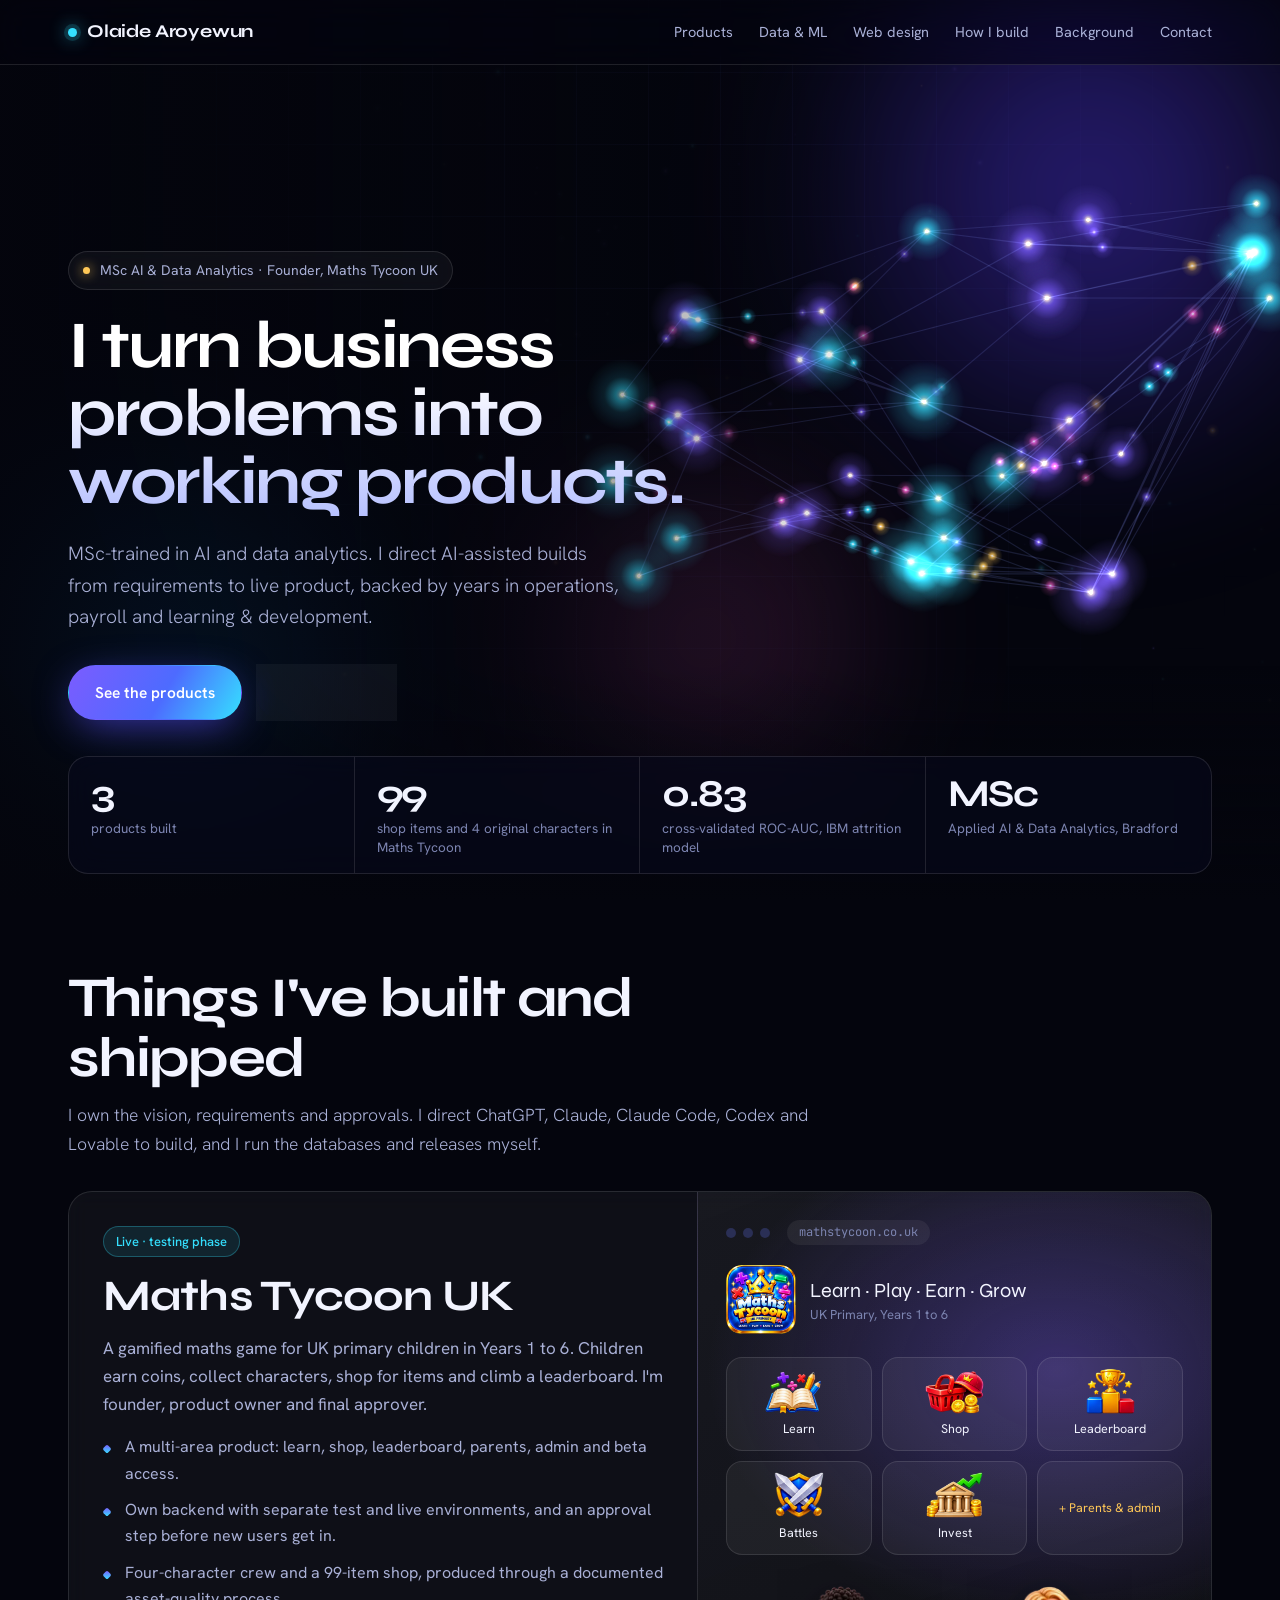
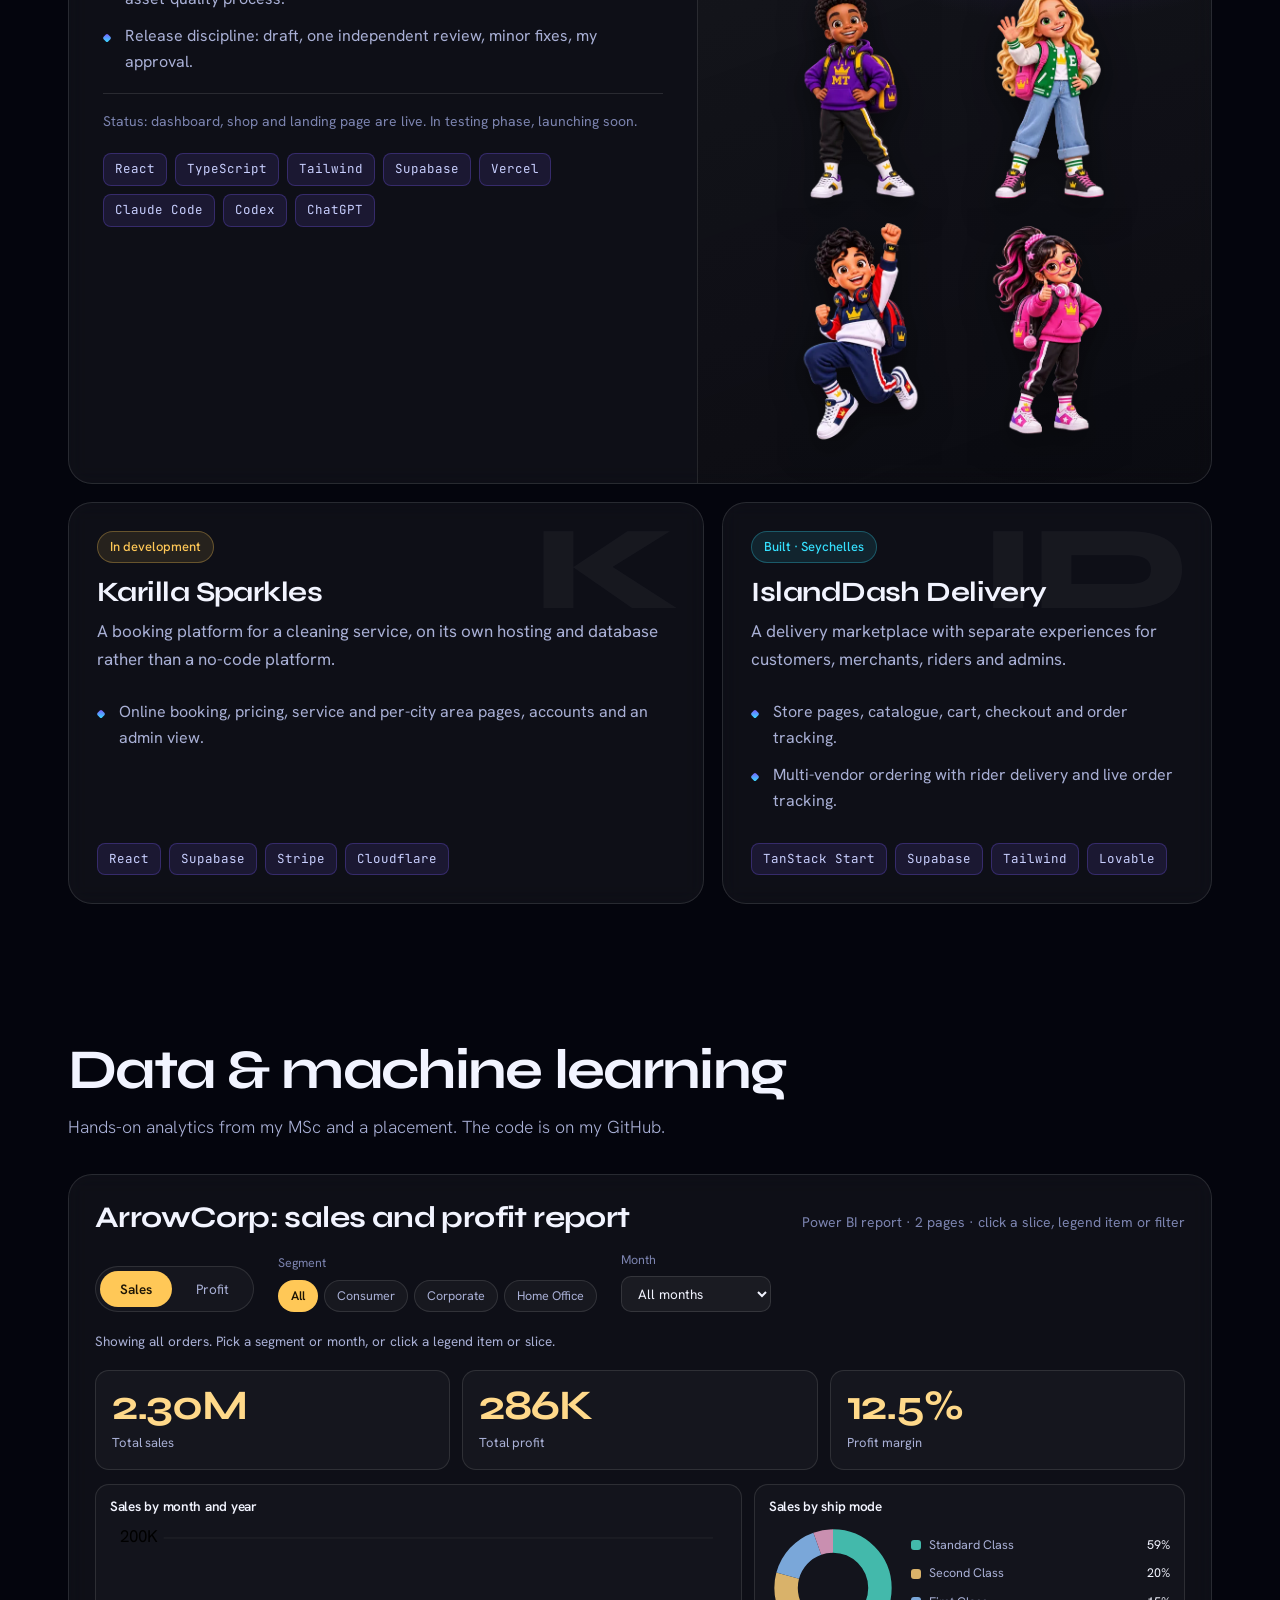
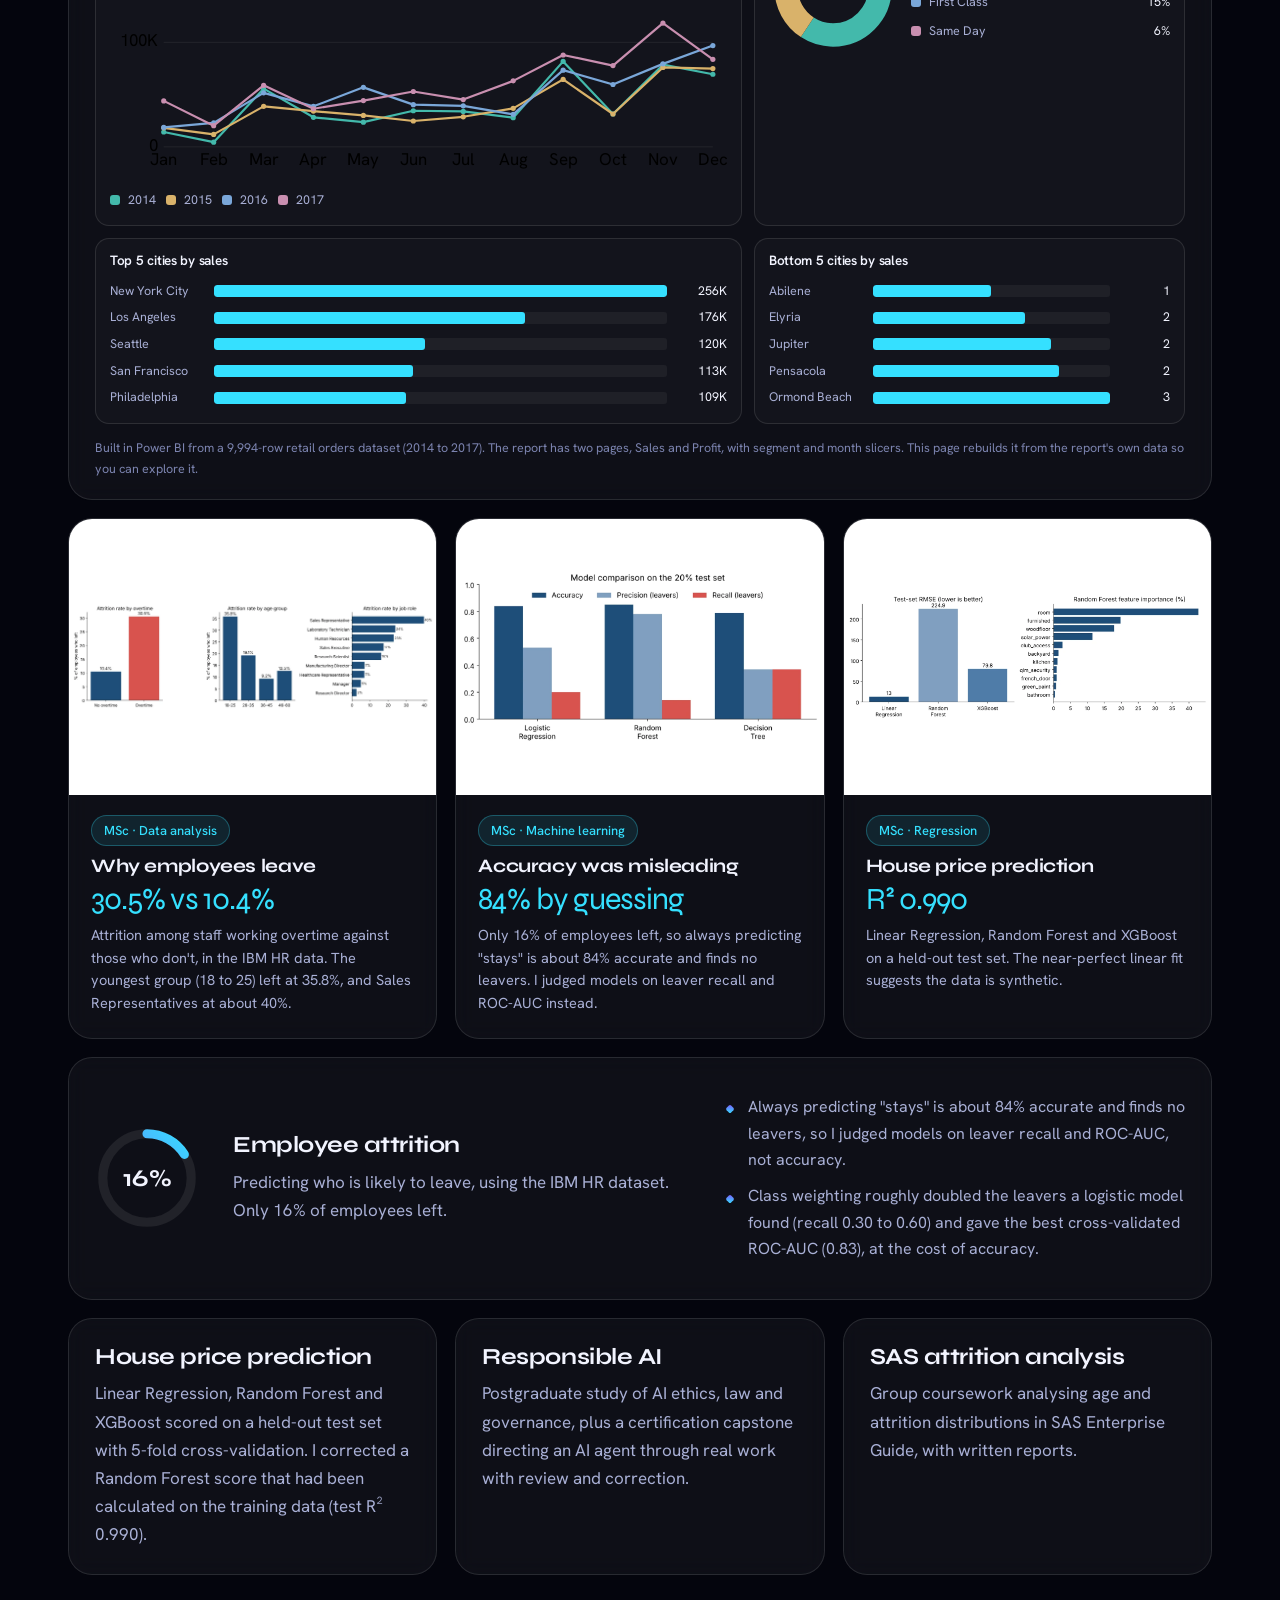
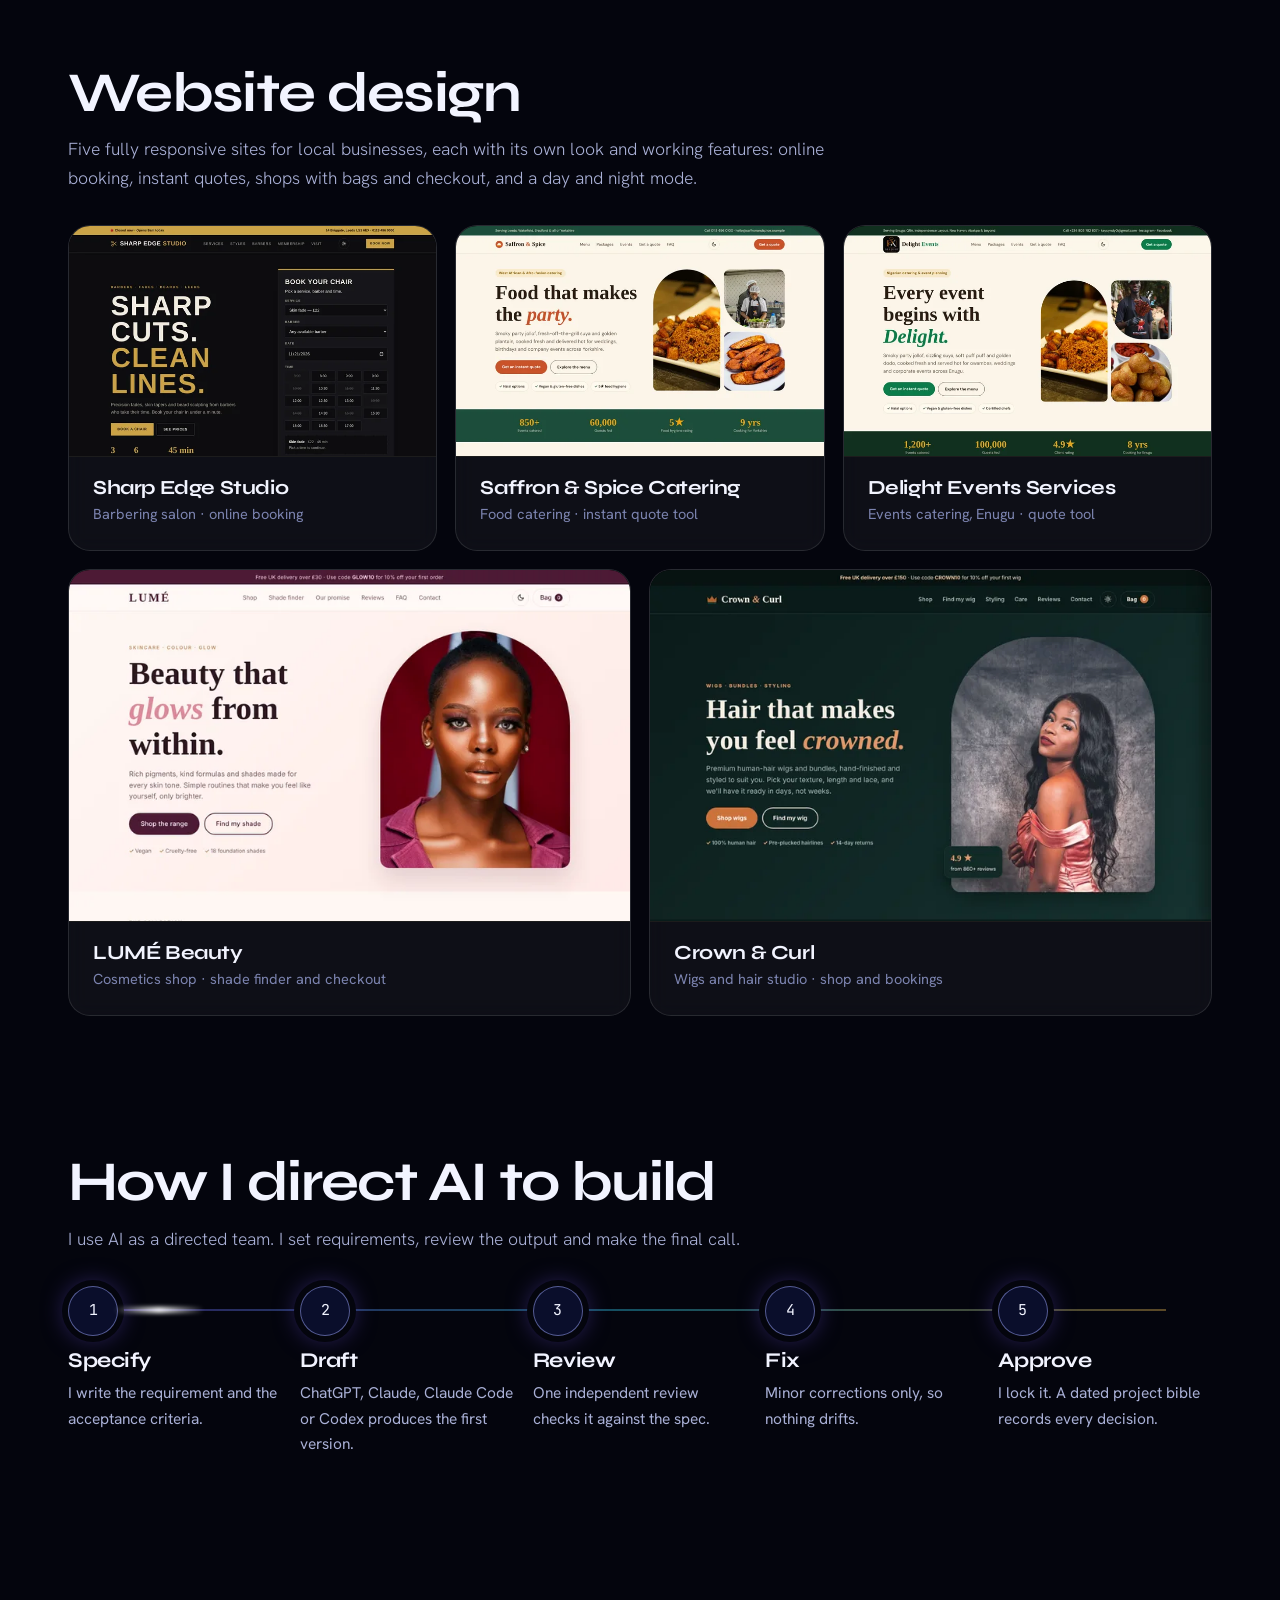
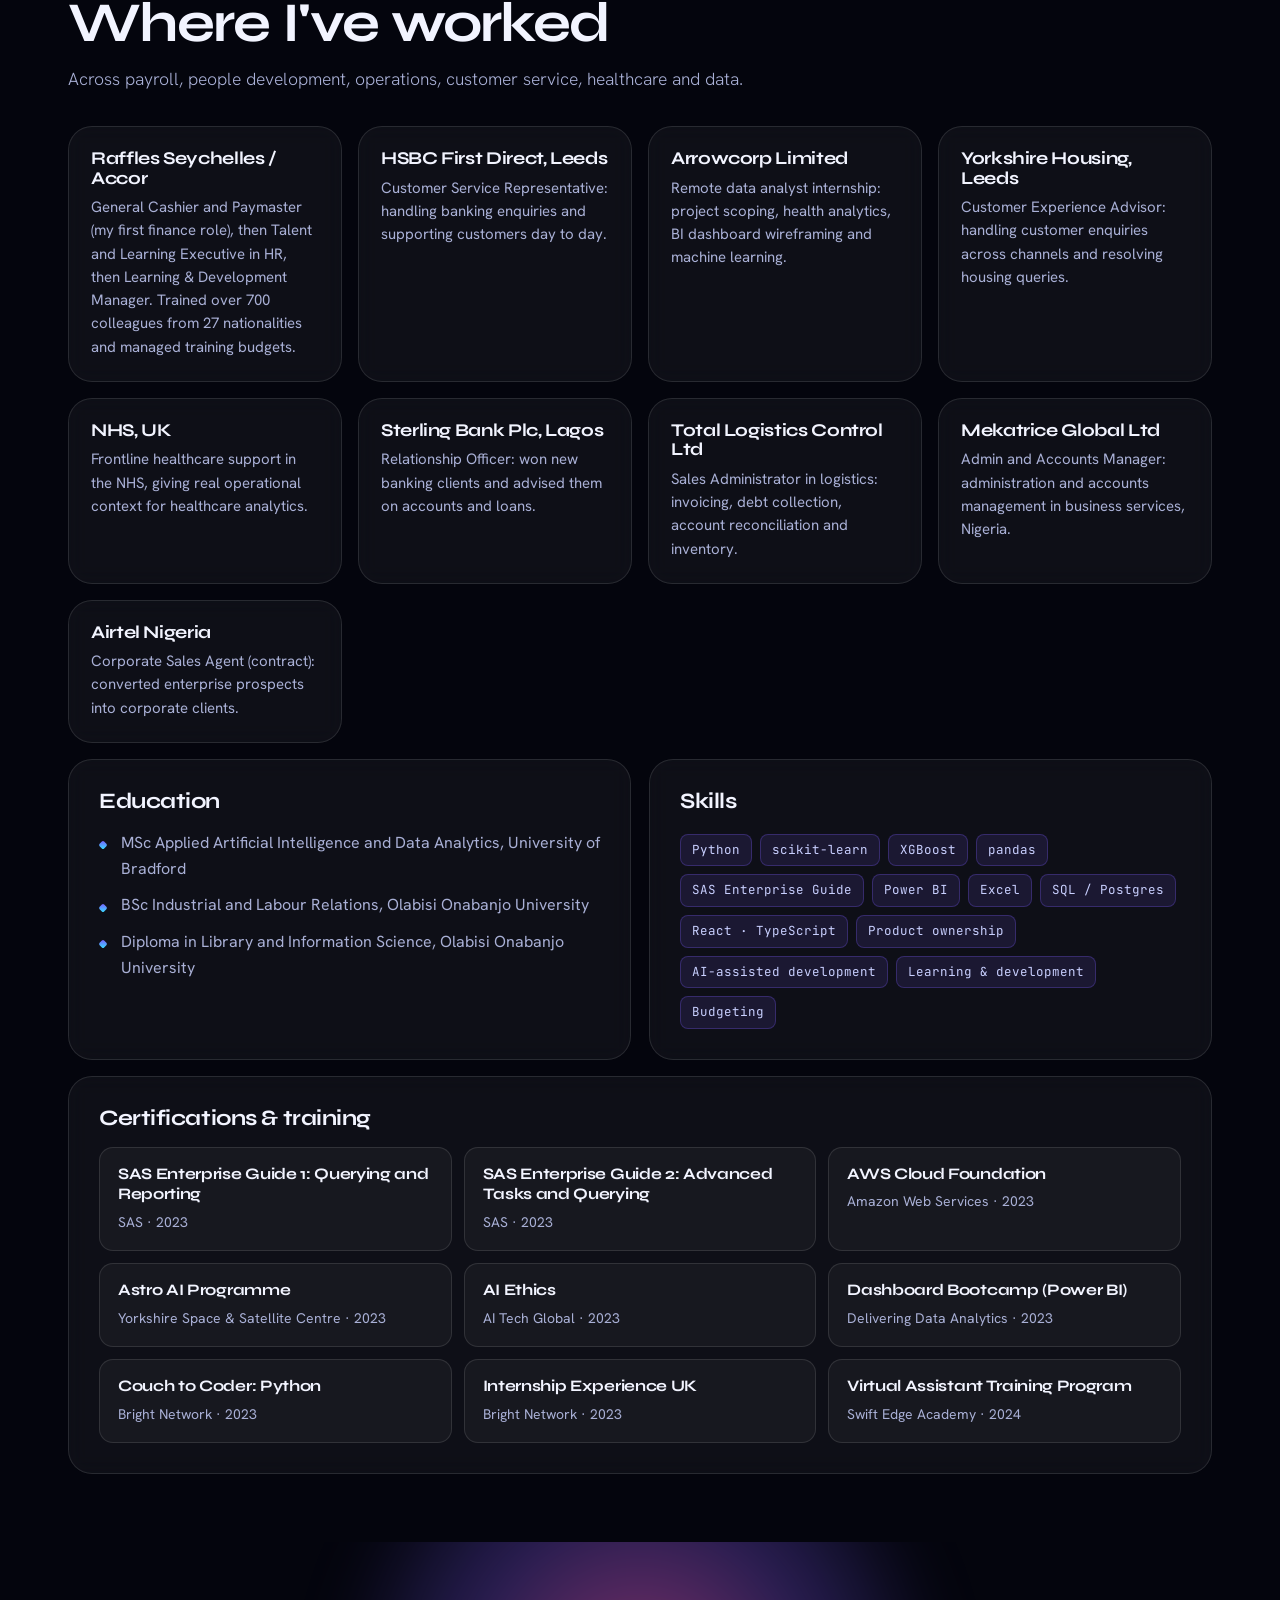
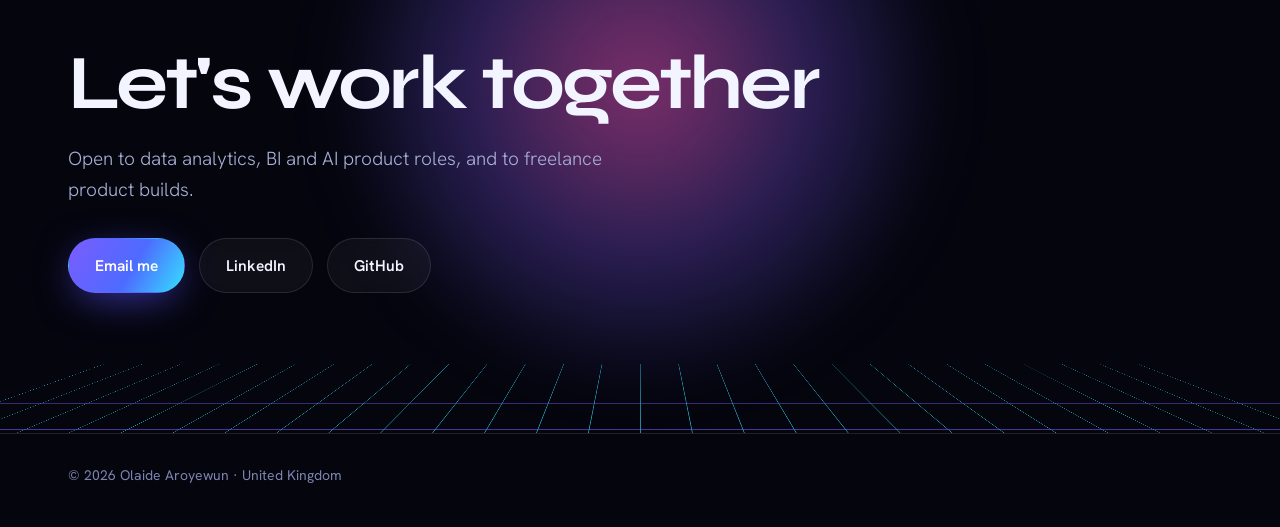
<file: tech/index.html>
<!DOCTYPE html>
<html lang="en-GB">
<head>
<meta charset="utf-8">
<meta name="viewport" content="width=device-width, initial-scale=1">
<title>Olaide Aroyewun — Technology Portfolio</title>
<meta name="description" content="Technology portfolio of Olaide Aroyewun: AI and data analytics MSc, founder of Maths Tycoon UK, and builder of AI-assisted web products.">
<meta name="theme-color" content="#04050d">
<link href="https://fonts.googleapis.com/css2?family=Syne:wght@600;700;800&family=Hanken+Grotesk:wght@300;400;500;600&family=JetBrains+Mono:wght@400;500&display=swap" rel="stylesheet">
<link rel="stylesheet" href="pbi.css">
<style>
:root{--void:#04050d;--deep:#0a0e2b;--violet:#7b5cff;--cyan:#35e0ff;--gold:#ffc857;--pink:#ff5cc8;--txt:#f2f4ff;--mut:#a9b0d6;--dim:#7c84b0;--glass:rgba(255,255,255,.045);--edge:rgba(255,255,255,.11);--disp:'Syne','Segoe UI',system-ui,sans-serif;--sans:'Hanken Grotesk',system-ui,sans-serif;--mono:'JetBrains Mono',ui-monospace,monospace}
*{box-sizing:border-box;margin:0;padding:0}html{scroll-behavior:smooth;background:var(--void)}
body{background:var(--void);color:var(--mut);font-family:var(--sans);font-size:17px;line-height:1.65;-webkit-font-smoothing:antialiased;overflow-x:hidden}
body:before{content:"";position:fixed;inset:0;z-index:0;pointer-events:none;background-image:linear-gradient(rgba(130,140,255,.045) 1px,transparent 1px),linear-gradient(90deg,rgba(130,140,255,.045) 1px,transparent 1px);background-size:72px 72px;mask-image:radial-gradient(ellipse at 50% 30%,#000 20%,transparent 78%)}
main,footer,nav{position:relative;z-index:1}
a{color:inherit}img{max-width:100%;height:auto;display:block}
.wrap{max-width:1200px;margin:0 auto;padding:0 28px}
h1,h2,h3,h4{font-family:var(--disp);color:var(--txt);font-weight:700;line-height:1.08;letter-spacing:-.02em}
:focus-visible{outline:2px solid var(--cyan);outline-offset:3px;border-radius:6px}
/* nav */
nav{position:fixed;top:0;left:0;right:0;z-index:30;background:rgba(4,5,13,.55);backdrop-filter:blur(16px) saturate(1.4);-webkit-backdrop-filter:blur(16px) saturate(1.4);border-bottom:1px solid var(--edge)}
nav .wrap{display:flex;justify-content:space-between;align-items:center;height:64px}
nav b{font-family:var(--disp);color:var(--txt);font-size:18px;font-weight:700;letter-spacing:-.01em;display:flex;align-items:center;gap:10px}
nav b:before{content:"";width:9px;height:9px;border-radius:50%;background:var(--cyan);box-shadow:0 0 0 4px rgba(53,224,255,.15),0 0 18px var(--cyan);animation:flash 1.6s ease-in-out infinite}
@keyframes flash{0%,100%{opacity:1;box-shadow:0 0 0 4px rgba(53,224,255,.22),0 0 20px var(--cyan)}50%{opacity:.25;box-shadow:0 0 0 2px rgba(53,224,255,.05),0 0 4px var(--cyan)}}
nav ul{display:flex;gap:26px;list-style:none;font-size:14.5px}nav ul a{text-decoration:none;color:var(--mut);transition:color .2s}nav ul a:hover{color:var(--txt)}
#prog{position:absolute;left:0;bottom:-1px;height:2px;width:100%;transform-origin:0 50%;transform:scaleX(0);background:linear-gradient(90deg,var(--violet),var(--cyan),var(--gold))}
@media(max-width:820px){nav ul{display:none}}
/* hero */
.hero{position:relative;min-height:100svh;display:flex;flex-direction:column;justify-content:flex-end;overflow:hidden;isolation:isolate}
.hero .blob{position:absolute;border-radius:50%;filter:blur(90px);opacity:.55;z-index:-2;animation:drift 22s ease-in-out infinite alternate}
.hero .b1{width:620px;height:620px;right:-120px;top:-120px;background:radial-gradient(circle,#5a3dff,transparent 68%)}
.hero .b2{width:560px;height:560px;left:-160px;bottom:-60px;background:radial-gradient(circle,#0a7fd6,transparent 68%);animation-duration:28s}
.hero .b3{width:380px;height:380px;right:30%;bottom:8%;background:radial-gradient(circle,rgba(255,92,200,.55),transparent 70%);animation-duration:34s}
@keyframes drift{to{transform:translate(-60px,50px) scale(1.12)}}
#net{position:absolute;inset:0;width:100%;height:100%;z-index:-1}
.hero:after{content:"";position:absolute;inset:0;z-index:-1;background:linear-gradient(90deg,rgba(4,5,13,.9) 0%,rgba(4,5,13,.35) 48%,transparent 70%),linear-gradient(0deg,var(--void) 0%,transparent 26%)}
.hero .copy{padding:120px 0 36px;max-width:640px}
.chip0{display:inline-flex;align-items:center;gap:10px;padding:7px 14px;border:1px solid var(--edge);border-radius:99px;background:var(--glass);backdrop-filter:blur(8px);font-size:14px;color:var(--mut)}
.chip0 i{width:7px;height:7px;border-radius:50%;background:var(--gold);box-shadow:0 0 12px var(--gold)}
h1{font-size:clamp(38px,5.2vw,76px);margin:22px 0 22px;background:linear-gradient(180deg,#fff 30%,#b7c1ff 100%);-webkit-background-clip:text;background-clip:text;color:transparent;letter-spacing:-.035em;line-height:1.02}
.lede{font-size:clamp(17px,1.5vw,20px);color:var(--mut);max-width:560px;font-weight:300}
.btns{display:flex;gap:14px;margin-top:32px;flex-wrap:wrap}
.btn{display:inline-flex;align-items:center;padding:14px 26px;border-radius:99px;font-weight:600;font-size:15.5px;text-decoration:none;border:1px solid var(--edge);color:var(--txt);background:var(--glass);backdrop-filter:blur(8px);transition:transform .2s,box-shadow .2s,border-color .2s}
.btn:hover{transform:translateY(-2px);border-color:rgba(255,255,255,.3)}
.btn.p{background:linear-gradient(120deg,var(--violet),#4d6bff 55%,var(--cyan));border-color:transparent;color:#fff;box-shadow:0 10px 40px -8px rgba(90,80,255,.7)}
.btn.p:hover{box-shadow:0 14px 50px -6px rgba(90,110,255,.9)}
.facts{display:grid;grid-template-columns:repeat(4,1fr);gap:0;border:1px solid var(--edge);border-radius:20px;background:rgba(8,10,30,.55);backdrop-filter:blur(14px);margin-bottom:26px;overflow:hidden}
.fact{padding:16px 22px;border-right:1px solid var(--edge)}.fact:last-child{border:0}
.fact b{display:block;font-family:var(--disp);font-size:clamp(26px,3vw,38px);color:var(--txt);letter-spacing:-.03em;line-height:1.1}
.fact span{font-size:13.5px;color:var(--dim);line-height:1.4;display:block;margin-top:4px}
@media(max-width:820px){.facts{grid-template-columns:1fr 1fr}.fact:nth-child(2){border-right:0}.fact:nth-child(-n+2){border-bottom:1px solid var(--edge)}.hero:after{background:linear-gradient(0deg,var(--void) 0%,rgba(4,5,13,.6) 45%,rgba(4,5,13,.35) 100%)}}
/* load sequence */
.hero .copy>*,.facts{opacity:0;transform:translateY(18px);animation:rise .9s cubic-bezier(.2,.7,.2,1) forwards}
.hero .copy>:nth-child(2){animation-delay:.12s}.hero .copy>:nth-child(3){animation-delay:.24s}.hero .copy>:nth-child(4){animation-delay:.36s}.facts{animation-delay:.5s}
@keyframes rise{to{opacity:1;transform:none}}
/* sections */
section{padding:68px 0;position:relative}
.head{max-width:760px;margin-bottom:32px}
.head h2{font-size:clamp(32px,4.4vw,56px);letter-spacing:-.03em}
.head p{margin-top:12px;font-size:17.5px;font-weight:300}
.glass{position:relative;background:var(--glass);border:1px solid var(--edge);border-radius:24px;backdrop-filter:blur(10px);-webkit-backdrop-filter:blur(10px);overflow:hidden;transition:border-color .3s}
.glass:before{content:"";position:absolute;inset:0;pointer-events:none;opacity:0;transition:opacity .3s;background:radial-gradient(420px circle at var(--mx,50%) var(--my,0%),rgba(120,130,255,.22),transparent 60%)}
.glass:hover{border-color:rgba(160,170,255,.35)}.glass:hover:before{opacity:1}
.glass>*{position:relative}
.pill{display:inline-block;padding:4px 12px;border-radius:99px;font-size:13px;font-weight:500;color:var(--cyan);background:rgba(53,224,255,.1);border:1px solid rgba(53,224,255,.28)}
.pill.d{color:var(--gold);background:rgba(255,200,87,.1);border-color:rgba(255,200,87,.3)}
.chips{display:flex;flex-wrap:wrap;gap:8px;margin-top:20px}
.chip{font-family:var(--mono);font-size:12.5px;padding:5px 11px;border-radius:8px;color:#c9d0ff;background:rgba(123,92,255,.12);border:1px solid rgba(123,92,255,.28)}
ul.pts{list-style:none;margin:16px 0 0}ul.pts li{position:relative;padding-left:22px;margin:10px 0;font-size:16px}
ul.pts li:before{content:"";position:absolute;left:0;top:.7em;width:8px;height:8px;border-radius:2px;background:linear-gradient(135deg,var(--violet),var(--cyan));transform:rotate(45deg) scale(.8)}
/* products */
.case{display:grid;grid-template-columns:1.1fr .9fr;gap:0;padding:0}
.case .txt{padding:34px}.case h3{font-size:clamp(30px,3.4vw,44px);margin:16px 0 14px}
.case .stat{font-size:14px;color:var(--dim);margin-top:18px;padding-top:16px;border-top:1px solid var(--edge)}
.case .vis{position:relative;display:flex;flex-direction:column;padding:28px;background:radial-gradient(500px 360px at 70% 20%,rgba(123,92,255,.35),transparent 70%),linear-gradient(160deg,rgba(255,255,255,.04),rgba(0,0,0,.25));border-left:1px solid var(--edge)}
.bar{display:flex;align-items:center;gap:7px;font-size:12px;color:var(--dim);font-family:var(--mono)}.bar i{width:10px;height:10px;border-radius:50%;background:#2a2f55}.bar span{margin-left:10px;padding:3px 12px;border-radius:99px;background:rgba(255,255,255,.06)}
.brand{display:flex;align-items:center;gap:14px;margin:20px 0 4px}.brand img{width:70px;height:70px;border-radius:16px}
.brand div{font-family:var(--disp);font-size:20px;color:var(--txt);line-height:1.2}.brand small{display:block;font-family:var(--sans);font-size:13px;color:var(--dim);margin-top:4px}
.tiles{display:grid;grid-template-columns:repeat(3,1fr);gap:10px;margin-top:18px}
.tile{border-radius:16px;background:rgba(255,255,255,.05);border:1px solid var(--edge);padding:10px 6px;display:flex;flex-direction:column;align-items:center;justify-content:center;text-align:center;font-size:12.5px;color:var(--txt);transition:transform .25s,border-color .25s}
.tile:hover{transform:translateY(-4px);border-color:rgba(255,200,87,.5)}.tile img{height:46px;width:auto;margin:0 auto 5px;object-fit:contain}
.tile.x{display:flex;align-items:center;justify-content:center;color:var(--gold)}
.crew{display:flex;justify-content:center;gap:0;margin-top:auto;padding-top:14px}.crew img{width:27%;min-width:70px;margin-left:-3.5%;filter:drop-shadow(0 10px 16px rgba(0,0,0,.5))}.crew img:first-child{margin-left:0}
@media(min-width:981px){.crew{display:grid;grid-template-columns:1fr 1fr;gap:0 6%;align-items:end;padding:14px 6% 0}.crew img{width:100%;max-width:165px;min-width:0;margin:0;justify-self:center}.crew img:nth-child(odd){justify-self:end}.crew img:nth-child(even){justify-self:start}.crew img:nth-child(n+3){margin-top:-8px}}
.duo{display:grid;grid-template-columns:1.3fr 1fr;gap:18px;margin-top:18px}
.duo .glass{padding:28px;display:flex;flex-direction:column}.duo .chips{margin-top:auto;padding-top:18px}.duo .pill{align-self:flex-start}.duo h3{font-size:28px;margin:14px 0 10px}
.glyph{position:absolute!important;right:22px;top:6px;font-family:var(--disp);font-size:120px;font-weight:800;line-height:1;color:rgba(255,255,255,.04);pointer-events:none}
/* data */
#data{overflow:hidden}#scat{position:absolute;right:0;top:0;width:66%;height:100%;opacity:1;z-index:0;mask-image:linear-gradient(90deg,transparent,#000 45%);-webkit-mask-image:linear-gradient(90deg,transparent,#000 45%)}
#data .wrap{position:relative;z-index:1}
.dgrid{display:grid;grid-template-columns:repeat(3,1fr);gap:18px}.dgrid .wide{grid-column:1/-1;display:grid;grid-template-columns:auto 1fr 1fr;gap:34px;align-items:center}.dgrid .wide ul.pts{margin:0}
.dgrid .glass{padding:26px}.dgrid h3{font-size:23px;margin-bottom:10px}
.attr{display:contents}.ring{flex:none;width:104px;height:104px;position:relative}
.ring svg{width:100%;height:100%;transform:rotate(-90deg)}.ring circle{fill:none;stroke-width:7;stroke-linecap:round}
.ring .tr{stroke:rgba(255,255,255,.08)}.ring .fg{stroke:url(#rg);stroke-dasharray:213.6;stroke-dashoffset:213.6;transition:stroke-dashoffset 1.6s cubic-bezier(.2,.7,.2,1)}
.ring.on .fg{stroke-dashoffset:179.4}
.ring b{position:absolute;inset:0;display:flex;align-items:center;justify-content:center;font-family:var(--disp);font-size:24px;color:var(--txt)}
/* sites */
.sites{display:grid;grid-template-columns:repeat(6,1fr);gap:18px}
.site{grid-column:span 2;display:block;text-decoration:none;padding:0;border-radius:22px}
.site:nth-child(n+4){grid-column:span 3}
.site .shot{overflow:hidden;border-bottom:1px solid var(--edge);background:#000}
.site img{width:100%;aspect-ratio:16/10;object-fit:cover;transition:transform .7s cubic-bezier(.2,.7,.2,1),filter .4s;filter:saturate(1.05)}
.site:hover img{transform:scale(1.06)}
.site div.t{padding:20px 24px 24px}.site h3{font-size:20px;margin-bottom:4px}.site p{font-size:14.5px;color:var(--dim)}
/* process */
.flow{position:relative;display:grid;grid-template-columns:repeat(5,1fr);gap:18px}
.flow:before{content:"";position:absolute;left:4%;right:4%;top:23px;height:2px;background:linear-gradient(90deg,var(--violet),var(--cyan),var(--gold));opacity:.35}
.flow:after{content:"";position:absolute;left:4%;top:21px;width:90px;height:6px;border-radius:6px;background:linear-gradient(90deg,transparent,#fff,transparent);filter:blur(2px);animation:run 6s linear infinite}
@keyframes runv{0%{top:24px;opacity:0}10%{opacity:1}90%{opacity:1}100%{top:calc(100% - 114px);opacity:0}}
@keyframes run{0%{left:4%;opacity:0}10%{opacity:1}90%{opacity:1}100%{left:calc(96% - 90px);opacity:0}}
.step{position:relative;padding-top:64px}
.step:before{content:attr(data-n);position:absolute;top:0;left:0;width:48px;height:48px;border-radius:50%;display:flex;align-items:center;justify-content:center;font-family:var(--mono);font-size:15px;color:var(--txt);background:var(--deep);border:1px solid rgba(160,170,255,.5);box-shadow:0 0 0 6px var(--void),0 0 26px rgba(123,92,255,.5)}
.step h4{font-size:21px;margin-bottom:8px}.step p{font-size:15.5px}
/* background */
.places{display:grid;grid-template-columns:repeat(4,1fr);gap:16px;align-items:stretch}
.places .glass{padding:22px;}.places h3{font-size:18px;margin-bottom:8px}.places p{font-size:15px;line-height:1.55}
.certs{display:grid;grid-template-columns:repeat(3,1fr);gap:12px;margin-top:6px}.ct{padding:16px 18px;border-radius:14px;background:rgba(255,255,255,.04);border:1px solid var(--edge)}.ct h4{font-family:var(--disp);font-size:16px;color:var(--txt);margin-bottom:6px;line-height:1.3}.ct p{font-size:14px;color:var(--mut)}
@media(max-width:980px){.certs{grid-template-columns:1fr 1fr}}@media(max-width:600px){.certs{grid-template-columns:1fr}}
.two{display:grid;grid-template-columns:1fr 1fr;gap:18px;margin-top:16px;align-items:stretch}.two .glass{padding:30px}.two h3{font-size:22px}
/* contact */
#contact{padding:100px 0 140px;overflow:hidden;text-align:left}
#contact .floor{position:absolute;left:-20%;right:-20%;bottom:-60px;height:62%;perspective:420px;z-index:0;mask-image:linear-gradient(0deg,#000 25%,transparent);-webkit-mask-image:linear-gradient(0deg,#000 25%,transparent)}
#contact .floor i{position:absolute;inset:0;transform:rotateX(68deg);transform-origin:50% 100%;background-image:linear-gradient(rgba(123,92,255,.8) 1.5px,transparent 1.5px),linear-gradient(90deg,rgba(53,224,255,.7) 1.5px,transparent 1.5px);background-size:64px 64px;animation:flow 3.2s linear infinite}
@keyframes flow{to{background-position:0 64px}}
#contact .sun{position:absolute;left:50%;bottom:6%;width:640px;height:640px;margin-left:-320px;border-radius:50%;background:radial-gradient(circle,rgba(255,92,200,.5),rgba(123,92,255,.28) 40%,transparent 68%);filter:blur(30px);z-index:0}
#contact .wrap{position:relative;z-index:1}
#contact h2{font-size:clamp(38px,6vw,80px);letter-spacing:-.035em;max-width:760px}
#contact p{margin:18px 0 32px;font-size:19px;font-weight:300;max-width:560px}
footer{padding:30px 0 40px;border-top:1px solid var(--edge);font-size:14px;color:var(--dim);background:var(--void)}
/* responsive */
@media(max-width:980px){.places{grid-template-columns:repeat(2,1fr)}.case,.duo,.dgrid,.two,.dgrid .wide{grid-template-columns:1fr}.dgrid .wide{gap:16px}.case .vis{border-left:0;border-top:1px solid var(--edge)}.sites{grid-template-columns:1fr 1fr}.site,.site:nth-child(n+4){grid-column:span 1}.site:last-child{grid-column:span 2}.places{grid-template-columns:1fr 1fr}.flow{grid-template-columns:1fr;gap:6px}.flow:before{left:23px;right:auto;top:24px;bottom:24px;width:2px;height:auto;background:linear-gradient(180deg,var(--violet),var(--cyan),var(--gold))}.flow:after{left:21px;top:24px;width:6px;height:90px;z-index:0;background:linear-gradient(180deg,transparent,#fff,transparent);animation:runv 6s linear infinite}.step{z-index:1}.step{padding:0 0 22px 70px}.step:before{top:0}}
@media(max-width:600px){.places{grid-template-columns:1fr}section{padding:84px 0}.wrap{padding:0 20px}.case .txt{padding:28px}.sites,.places{grid-template-columns:1fr}.site:last-child{grid-column:auto}.hero .copy{padding-top:120px}}
/* reduced motion: keep everything alive but slower and calmer, rather than switching it all off */
@media(prefers-reduced-motion:reduce){html{scroll-behavior:auto}.hero .blob{animation-duration:60s}.flow:after{animation-duration:14s}#contact .floor i{animation-duration:10s}nav b:before{animation-duration:4s}}
</style>
</head>
<body>
<nav><div class="wrap"><b>Olaide Aroyewun</b><ul><li><a href="#work">Products</a></li><li><a href="#data">Data &amp; ML</a></li><li><a href="#sites">Web design</a></li><li><a href="#process">How I build</a></li><li><a href="#path">Background</a></li><li><a href="#contact">Contact</a></li></ul></div><div id="prog"></div></nav>
<main>
<div class="hero" id="top">
  <div class="blob b1"></div><div class="blob b2"></div><div class="blob b3"></div>
  <canvas id="net" aria-hidden="true"></canvas>
  <div class="wrap">
    <div class="copy">
      <span class="chip0"><i></i>MSc AI &amp; Data Analytics · Founder, Maths Tycoon UK</span>
      <h1>I turn business problems into working products.</h1>
      <p class="lede">MSc-trained in AI and data analytics. I direct AI-assisted builds from requirements to live product, backed by years in operations, payroll and learning &amp; development.</p>
      <div class="btns"><a class="btn p" href="#work">See the products</a><a class="btn" href="#contact">Get in touch</a></div>
    </div>
    <div class="facts">
      <div class="fact"><b>3</b><span>products built</span></div>
      <div class="fact"><b>99</b><span>shop items and 4 original characters in Maths Tycoon</span></div>
      <div class="fact"><b>0.83</b><span>cross-validated ROC-AUC, IBM attrition model</span></div>
      <div class="fact"><b>MSc</b><span>Applied AI &amp; Data Analytics, Bradford</span></div>
    </div>
  </div>
</div>

<section id="work"><div class="wrap">
  <div class="head"><h2>Things I've built and shipped</h2><p>I own the vision, requirements and approvals. I direct ChatGPT, Claude, Claude Code, Codex and Lovable to build, and I run the databases and releases myself.</p></div>
  <div class="glass case">
    <div class="txt">
      <span class="pill">Live · testing phase</span>
      <h3>Maths Tycoon UK</h3>
      <p>A gamified maths game for UK primary children in Years 1 to 6. Children earn coins, collect characters, shop for items and climb a leaderboard. I'm founder, product owner and final approver.</p>
      <ul class="pts">
        <li>A multi-area product: learn, shop, leaderboard, parents, admin and beta access.</li>
        <li>Own backend with separate test and live environments, and an approval step before new users get in.</li>
        <li>Four-character crew and a 99-item shop, produced through a documented asset-quality process.</li>
        <li>Release discipline: draft, one independent review, minor fixes, my approval.</li>
      </ul>
      <div class="stat">Status: dashboard, shop and landing page are live. In testing phase, launching soon.</div>
      <div class="chips"><span class="chip">React</span><span class="chip">TypeScript</span><span class="chip">Tailwind</span><span class="chip">Supabase</span><span class="chip">Vercel</span><span class="chip">Claude Code</span><span class="chip">Codex</span><span class="chip">ChatGPT</span></div>
    </div>
    <div class="vis">
      <div class="bar"><i></i><i></i><i></i><span>mathstycoon.co.uk</span></div>
      <div class="brand"><img src="img/logo.webp" alt="Maths Tycoon UK logo"><div>Learn · Play · Earn · Grow<small>UK Primary, Years 1 to 6</small></div></div>
      <div class="tiles">
        <div class="tile"><img src="img/learn.webp" alt="">Learn</div>
        <div class="tile"><img src="img/shop.webp" alt="">Shop</div>
        <div class="tile"><img src="img/leader.webp" alt="">Leaderboard</div>
        <div class="tile"><img src="img/battles.webp" alt="">Battles</div>
        <div class="tile"><img src="img/invest.webp" alt="">Invest</div>
        <div class="tile x">+ Parents &amp; admin</div>
      </div>
      <div class="crew"><img src="img/dizl.webp" alt="Maths Tycoon character Dizl"><img src="img/emer.webp" alt="Maths Tycoon character Emer"><img src="img/zayn.webp" alt="Maths Tycoon character Zayn"><img src="img/sora.webp" alt="Maths Tycoon character Sora"></div>
    </div>
  </div>
  <div class="duo">
    <div class="glass"><span class="pill d">In development</span><h3>Karilla Sparkles</h3><p>A booking platform for a cleaning service, on its own hosting and database rather than a no-code platform.</p><ul class="pts"><li>Online booking, pricing, service and per-city area pages, accounts and an admin view.</li></ul><div class="chips"><span class="chip">React</span><span class="chip">Supabase</span><span class="chip">Stripe</span><span class="chip">Cloudflare</span></div><div class="glyph">K</div></div>
    <div class="glass"><span class="pill">Built · Seychelles</span><h3>IslandDash Delivery</h3><p>A delivery marketplace with separate experiences for customers, merchants, riders and admins.</p><ul class="pts"><li>Store pages, catalogue, cart, checkout and order tracking.</li><li>Multi-vendor ordering with rider delivery and live order tracking.</li></ul><div class="chips"><span class="chip">TanStack Start</span><span class="chip">Supabase</span><span class="chip">Tailwind</span><span class="chip">Lovable</span></div><div class="glyph">ID</div></div>
  </div>
</div></section>

<section id="data">
  <canvas id="scat" aria-hidden="true"></canvas>
  <div class="wrap">
    <div class="head"><h2>Data &amp; machine learning</h2><p>Hands-on analytics from my MSc and a placement. The code is on my GitHub.</p></div>
    <div class="glass pbi" id="pbi"></div>
    <div class="exh3">
      <div class="glass"><img src="img/fig-attrition.webp" alt="Attrition rate by overtime, age group and job role" loading="lazy"><div class="c"><span class="pill">MSc · Data analysis</span><h3>Why employees leave</h3><div class="big">30.5% vs 10.4%</div><p>Attrition among staff working overtime against those who don't, in the IBM HR data. The youngest group (18 to 25) left at 35.8%, and Sales Representatives at about 40%.</p></div></div>
      <div class="glass"><img src="img/fig-models.webp" alt="Comparison of Logistic Regression, Random Forest and Decision Tree" loading="lazy"><div class="c"><span class="pill">MSc · Machine learning</span><h3>Accuracy was misleading</h3><div class="big">84% by guessing</div><p>Only 16% of employees left, so always predicting "stays" is about 84% accurate and finds no leavers. I judged models on leaver recall and ROC-AUC instead.</p></div></div>
      <div class="glass"><img src="img/fig-house.webp" alt="House price model results" loading="lazy"><div class="c"><span class="pill">MSc · Regression</span><h3>House price prediction</h3><div class="big">R² 0.990</div><p>Linear Regression, Random Forest and XGBoost on a held-out test set. The near-perfect linear fit suggests the data is synthetic.</p></div></div>
    </div>
    <div class="dgrid">
      <div class="glass wide"><div class="ring" id="ring"><svg viewBox="0 0 80 80"><defs><linearGradient id="rg" x1="0" y1="0" x2="1" y2="1"><stop offset="0" stop-color="#7b5cff"/><stop offset="1" stop-color="#35e0ff"/></linearGradient></defs><circle class="tr" cx="40" cy="40" r="34"/><circle class="fg" cx="40" cy="40" r="34"/></svg><b>16%</b></div><div><h3>Employee attrition</h3><p>Predicting who is likely to leave, using the IBM HR dataset. Only 16% of employees left.</p></div><ul class="pts"><li>Always predicting "stays" is about 84% accurate and finds no leavers, so I judged models on leaver recall and ROC-AUC, not accuracy.</li><li>Class weighting roughly doubled the leavers a logistic model found (recall 0.30 to 0.60) and gave the best cross-validated ROC-AUC (0.83), at the cost of accuracy.</li></ul></div>
      <div class="glass"><h3>House price prediction</h3><p>Linear Regression, Random Forest and XGBoost scored on a held-out test set with 5-fold cross-validation. I corrected a Random Forest score that had been calculated on the training data (test R² 0.990).</p></div>
      <div class="glass"><h3>Responsible AI</h3><p>Postgraduate study of AI ethics, law and governance, plus a certification capstone directing an AI agent through real work with review and correction.</p></div>
      <div class="glass"><h3>SAS attrition analysis</h3><p>Group coursework analysing age and attrition distributions in SAS Enterprise Guide, with written reports.</p></div>
    </div>
  </div>
</section>

<section id="sites" style="padding-top:20px"><div class="wrap">
  <div class="head"><h2>Website design</h2><p>Five fully responsive sites for local businesses, each with its own look and working features: online booking, instant quotes, shops with bags and checkout, and a day and night mode.</p></div>
  <div class="sites">
<a class="glass site" href="../sharpedgestudio/" target="_blank" rel="noopener"><div class="shot"><img src="img/site-barber.webp" alt="Sharp Edge Studio website" loading="lazy"></div><div class="t"><h3>Sharp Edge Studio</h3><p>Barbering salon · online booking</p></div></a>
<a class="glass site" href="../saffronandspice/" target="_blank" rel="noopener"><div class="shot"><img src="img/site-catering.webp" alt="Saffron &amp; Spice Catering website" loading="lazy"></div><div class="t"><h3>Saffron &amp; Spice Catering</h3><p>Food catering · instant quote tool</p></div></a>
<a class="glass site" href="../delighteventsservices/" target="_blank" rel="noopener"><div class="shot"><img src="img/site-delight.webp" alt="Delight Events Services website" loading="lazy"></div><div class="t"><h3>Delight Events Services</h3><p>Events catering, Enugu · quote tool</p></div></a>
<a class="glass site" href="../lumebeauty/" target="_blank" rel="noopener"><div class="shot"><img src="img/site-cosmetics.webp" alt="LUMÉ Beauty website" loading="lazy"></div><div class="t"><h3>LUMÉ Beauty</h3><p>Cosmetics shop · shade finder and checkout</p></div></a>
<a class="glass site" href="../crownandcurl/" target="_blank" rel="noopener"><div class="shot"><img src="img/site-hair.webp" alt="Crown &amp; Curl website" loading="lazy"></div><div class="t"><h3>Crown &amp; Curl</h3><p>Wigs and hair studio · shop and bookings</p></div></a>
  </div>
</div></section>

<section id="process"><div class="wrap">
  <div class="head"><h2>How I direct AI to build</h2><p>I use AI as a directed team. I set requirements, review the output and make the final call.</p></div>
  <div class="flow">
    <div class="step" data-n="1"><h4>Specify</h4><p>I write the requirement and the acceptance criteria.</p></div>
    <div class="step" data-n="2"><h4>Draft</h4><p>ChatGPT, Claude, Claude Code or Codex produces the first version.</p></div>
    <div class="step" data-n="3"><h4>Review</h4><p>One independent review checks it against the spec.</p></div>
    <div class="step" data-n="4"><h4>Fix</h4><p>Minor corrections only, so nothing drifts.</p></div>
    <div class="step" data-n="5"><h4>Approve</h4><p>I lock it. A dated project bible records every decision.</p></div>
  </div>
</div></section>

<section id="path"><div class="wrap">
  <div class="head"><h2>Where I've worked</h2><p>Across payroll, people development, operations, customer service, healthcare and data.</p></div>
  <div class="places">
    <div class="glass"><h3>Raffles Seychelles / Accor</h3><p>General Cashier and Paymaster (my first finance role), then Talent and Learning Executive in HR, then Learning &amp; Development Manager. Trained over 700 colleagues from 27 nationalities and managed training budgets.</p></div>
    <div class="glass"><h3>HSBC First Direct, Leeds</h3><p>Customer Service Representative: handling banking enquiries and supporting customers day to day.</p></div>
    <div class="glass"><h3>Arrowcorp Limited</h3><p>Remote data analyst internship: project scoping, health analytics, BI dashboard wireframing and machine learning.</p></div>
    <div class="glass"><h3>Yorkshire Housing, Leeds</h3><p>Customer Experience Advisor: handling customer enquiries across channels and resolving housing queries.</p></div>
    <div class="glass"><h3>NHS, UK</h3><p>Frontline healthcare support in the NHS, giving real operational context for healthcare analytics.</p></div>
    <div class="glass"><h3>Sterling Bank Plc, Lagos</h3><p>Relationship Officer: won new banking clients and advised them on accounts and loans.</p></div>
    <div class="glass"><h3>Total Logistics Control Ltd</h3><p>Sales Administrator in logistics: invoicing, debt collection, account reconciliation and inventory.</p></div>
    <div class="glass"><h3>Mekatrice Global Ltd</h3><p>Admin and Accounts Manager: administration and accounts management in business services, Nigeria.</p></div>
    <div class="glass"><h3>Airtel Nigeria</h3><p>Corporate Sales Agent (contract): converted enterprise prospects into corporate clients.</p></div>
  </div>
  <div class="two">
    <div class="glass"><h3>Education</h3><ul class="pts"><li>MSc Applied Artificial Intelligence and Data Analytics, University of Bradford</li><li>BSc Industrial and Labour Relations, Olabisi Onabanjo University</li><li>Diploma in Library and Information Science, Olabisi Onabanjo University</li></ul></div>
    <div class="glass"><h3>Skills</h3><div class="chips"><span class="chip">Python</span><span class="chip">scikit-learn</span><span class="chip">XGBoost</span><span class="chip">pandas</span><span class="chip">SAS Enterprise Guide</span><span class="chip">Power BI</span><span class="chip">Excel</span><span class="chip">SQL / Postgres</span><span class="chip">React · TypeScript</span><span class="chip">Product ownership</span><span class="chip">AI-assisted development</span><span class="chip">Learning &amp; development</span><span class="chip">Budgeting</span></div></div>
  </div>
  <div class="glass" style="margin-top:16px;padding:30px"><h3 style="font-size:22px;margin-bottom:16px">Certifications &amp; training</h3><div class="certs"><div class="x ct"><h4>SAS Enterprise Guide 1: Querying and Reporting</h4><p>SAS · 2023</p></div><div class="x ct"><h4>SAS Enterprise Guide 2: Advanced Tasks and Querying</h4><p>SAS · 2023</p></div><div class="x ct"><h4>AWS Cloud Foundation</h4><p>Amazon Web Services · 2023</p></div><div class="x ct"><h4>Astro AI Programme</h4><p>Yorkshire Space &amp; Satellite Centre · 2023</p></div><div class="x ct"><h4>AI Ethics</h4><p>AI Tech Global · 2023</p></div><div class="x ct"><h4>Dashboard Bootcamp (Power BI)</h4><p>Delivering Data Analytics · 2023</p></div><div class="x ct"><h4>Couch to Coder: Python</h4><p>Bright Network · 2023</p></div><div class="x ct"><h4>Internship Experience UK</h4><p>Bright Network · 2023</p></div><div class="x ct"><h4>Virtual Assistant Training Program</h4><p>Swift Edge Academy · 2024</p></div></div></div>
</div></section>

<section id="contact">
  <div class="sun"></div><div class="floor"><i></i></div>
  <div class="wrap">
    <h2>Let's work together</h2>
    <p>Open to data analytics, BI and AI product roles, and to freelance product builds.</p>
    <div class="btns" style="margin:0"><a class="btn p" href="mailto:olaide.aroyewun@gmail.com">Email me</a><a class="btn" href="https://www.linkedin.com/in/olaide-aroyewun-profile/" target="_blank" rel="noopener">LinkedIn</a><a class="btn" href="https://github.com/Paulolaide25" target="_blank" rel="noopener">GitHub</a></div>
  </div>
</section>
</main>
<footer><div class="wrap">© 2026 Olaide Aroyewun · United Kingdom</div></footer>
<script>
(function(){
var reduce=matchMedia('(prefers-reduced-motion: reduce)').matches,K=reduce?.5:1;
/* scroll progress */
var prog=document.getElementById('prog');
function sp(){var h=document.documentElement;prog.style.transform='scaleX('+(h.scrollTop/(h.scrollHeight-h.clientHeight||1))+')'}
addEventListener('scroll',sp,{passive:true});sp();
/* spotlight */
['pointermove','pointerdown'].forEach(function(t){document.addEventListener(t,function(e){var g=e.target.closest&&e.target.closest('.glass');if(!g)return;var r=g.getBoundingClientRect();g.style.setProperty('--mx',(e.clientX-r.left)+'px');g.style.setProperty('--my',(e.clientY-r.top)+'px')},{passive:true})});
/* ring */
var ring=document.getElementById('ring');
if('IntersectionObserver' in window){new IntersectionObserver(function(en,ob){en.forEach(function(x){if(x.isIntersecting){ring.classList.add('on');ob.disconnect()}})},{threshold:.5}).observe(ring)}else ring.classList.add('on');
/* shared helpers */
var seed=11;function rnd(){seed=(seed*16807)%2147483647;return (seed-1)/2147483646}
function sprite(rgb){var c=document.createElement('canvas');c.width=c.height=64;var g=c.getContext('2d'),r=g.createRadialGradient(32,32,0,32,32,32);r.addColorStop(0,'rgba(255,255,255,1)');r.addColorStop(.18,'rgba('+rgb+',.95)');r.addColorStop(.5,'rgba('+rgb+',.25)');r.addColorStop(1,'rgba('+rgb+',0)');g.fillStyle=r;g.fillRect(0,0,64,64);return c}
function visible(el,cb){if(!('IntersectionObserver' in window)){cb(true);return}new IntersectionObserver(function(en){cb(en[0].isIntersecting)},{threshold:0}).observe(el)}
/* ---------- hero neural network ---------- */
(function(){
var cv=document.getElementById('net'),cx=cv.getContext('2d'),W,H,DPR,ox,oy,S,live=true,mx=0,my=0,tx=0,ty=0,t0=0;
var SP=[sprite('53,224,255'),sprite('123,92,255'),sprite('255,200,87'),sprite('255,92,200')];
var L=[5,8,9,8,4],layers=[],nodes=[],edges=[],out=[];
L.forEach(function(n,li){var arr=[];for(var i=0;i<n;i++){var a=rnd()*6.283,r=Math.sqrt(rnd())*.85;var p={x:(li-(L.length-1)/2)*.66,y:Math.cos(a)*r*.95,z:Math.sin(a)*r,l:li,s:.8+rnd()*.8};arr.push(p);nodes.push(p)}layers.push(arr)});
function d3(a,b){var x=a.x-b.x,y=a.y-b.y,z=a.z-b.z;return x*x+y*y+z*z}
layers.forEach(function(arr,li){if(li===L.length-1)return;arr.forEach(function(a){layers[li+1].slice().sort(function(p,q){return d3(a,p)-d3(a,q)}).slice(0,3).forEach(function(b){var e={a:a,b:b};edges.push(e);(out[nodes.indexOf(a)]=out[nodes.indexOf(a)]||[]).push(e)})})});
var pulses=[];for(var i=0;i<64;i++)pulses.push({e:edges[(rnd()*edges.length)|0],t:rnd(),v:.0035+rnd()*.006,c:(rnd()*4)|0});
var dust=[];for(i=0;i<170;i++)dust.push({x:(rnd()-.5)*4.4,y:(rnd()-.5)*2.6,z:(rnd()-.5)*3,s:.4+rnd()*1.1,c:(rnd()*3)|0});
function size(){DPR=Math.min(devicePixelRatio||1,2);var r=cv.getBoundingClientRect();W=r.width;H=r.height;cv.width=W*DPR;cv.height=H*DPR;cx.setTransform(DPR,0,0,DPR,0,0);var wide=W>900;ox=wide?W*.72:W*.5;oy=wide?H*.44:H*.3;S=wide?Math.min(W*.28,H*.6):W*.46}
function proj(p,ca,sa,cb,sb){var x=p.x*ca-p.z*sa,z=p.x*sa+p.z*ca,y=p.y*cb-z*sb;z=p.y*sb+z*cb;var f=1/(2.3-z*.6);return{X:ox+x*S*f*1.55,Y:oy+y*S*f*1.55,f:f,z:z}}
function draw(ts){var t=ts*.001;mx+=(tx-mx)*.04;my+=(ty-my)*.04;var ang=t*.12+mx*.5,tilt=.22+my*.25,ca=Math.cos(ang),sa=Math.sin(ang),cb=Math.cos(tilt),sb=Math.sin(tilt);
cx.clearRect(0,0,W,H);cx.globalCompositeOperation='lighter';
var P=nodes.map(function(n){var q=proj(n,ca,sa,cb,sb);q.n=n;return q});var map=new Map();P.forEach(function(q){map.set(q.n,q)});
for(var i=0;i<dust.length;i++){var d=dust[i],q=proj(d,ca*.6+.4,sa*.6,cb,sb);var a=Math.max(0,Math.min(1,(q.f-.35)*.8))*.55;var sz=14*d.s*q.f;cx.globalAlpha=a*(.6+.4*Math.sin(t*1.3+i));cx.drawImage(SP[d.c],q.X-sz/2,q.Y-sz/2,sz,sz)}
cx.globalAlpha=1;cx.lineWidth=1.1;
for(i=0;i<edges.length;i++){var e=edges[i],A=map.get(e.a),B=map.get(e.b);var al=.14+.3*Math.max(0,(A.f+B.f)/2-.4);cx.strokeStyle='rgba(135,150,255,'+al.toFixed(3)+')';cx.beginPath();cx.moveTo(A.X,A.Y);cx.lineTo(B.X,B.Y);cx.stroke()}
for(i=0;i<pulses.length;i++){var p=pulses[i];p.t+=p.v;if(p.t>=1){var nx=out[nodes.indexOf(p.e.b)];p.e=(nx&&nx.length)?nx[(rnd()*nx.length)|0]:edges[(rnd()*layers[0].length*3)|0];p.t=0}
var A2=map.get(p.e.a),B2=map.get(p.e.b),X=A2.X+(B2.X-A2.X)*p.t,Y=A2.Y+(B2.Y-A2.Y)*p.t,f=A2.f+(B2.f-A2.f)*p.t,sz2=46*f;cx.globalAlpha=Math.sin(p.t*Math.PI)*.95;cx.drawImage(SP[p.c],X-sz2/2,Y-sz2/2,sz2,sz2)}
P.slice().sort(function(a,b){return a.z-b.z}).forEach(function(q){var n=q.n,pul=1+.12*Math.sin(t*1.6+n.x*5+n.y*3),sz=(48+30*n.s)*q.f*pul;cx.globalAlpha=.55+.45*Math.min(1,q.f);cx.drawImage(SP[n.l%2===0?0:1],q.X-sz,q.Y-sz,sz*2,sz*2);cx.globalAlpha=1;var c=10*q.f;cx.drawImage(SP[2],q.X-c,q.Y-c,c*2,c*2)});
cx.globalAlpha=1;cx.globalCompositeOperation='source-over'}
function loop(ts){if(live)draw(ts*K);requestAnimationFrame(loop)}
size();addEventListener('resize',size);
cv.parentNode.addEventListener('pointermove',function(e){var r=cv.getBoundingClientRect();tx=(e.clientX-r.left)/r.width-.5;ty=(e.clientY-r.top)/r.height-.5},{passive:true});
visible(cv,function(v){live=v});
requestAnimationFrame(loop);
})();
/* ---------- data clusters ---------- */
(function(){
var cv=document.getElementById('scat'),cx=cv.getContext('2d'),W,H,live=false,DPR;
var C=[{x:.62,y:.3,c:'53,224,255'},{x:.8,y:.62,c:'123,92,255'},{x:.58,y:.78,c:'255,200,87'}],pts=[];
for(var i=0;i<210;i++){var k=i%3;pts.push({k:k,x:Math.random(),y:Math.random(),vx:0,vy:0,ph:Math.random()*6.28})}
function size(){DPR=Math.min(devicePixelRatio||1,2);var r=cv.getBoundingClientRect();W=r.width;H=r.height;cv.width=W*DPR;cv.height=H*DPR;cx.setTransform(DPR,0,0,DPR,0,0)}
function draw(ts){var t=ts*.001;cx.clearRect(0,0,W,H);
C.forEach(function(c){var X=c.x*W+Math.sin(t*.4+c.x*9)*14,Y=c.y*H+Math.cos(t*.35+c.y*9)*14;c.X=X;c.Y=Y;cx.strokeStyle='rgba('+c.c+',.4)';cx.lineWidth=1;cx.beginPath();cx.arc(X,Y,70+Math.sin(t+c.x)*6,0,6.283);cx.stroke();cx.beginPath();cx.arc(X,Y,130,0,6.283);cx.setLineDash([3,7]);cx.stroke();cx.setLineDash([])});
for(var i=0;i<pts.length;i++){var p=pts[i],c=C[p.k];var gx=c.X+Math.cos(p.ph+t*.3)*(30+(i%7)*13),gy=c.Y+Math.sin(p.ph*1.3+t*.25)*(30+(i%5)*14);p.x+=((gx/W)-p.x)*.02;p.y+=((gy/H)-p.y)*.02;
cx.shadowColor='rgba('+c.c+',1)';cx.shadowBlur=10;cx.fillStyle='rgba('+c.c+',.95)';cx.beginPath();cx.arc(p.x*W,p.y*H,2.8,0,6.283);cx.fill();cx.shadowBlur=0}}
function loop(ts){if(live)draw(ts*K);requestAnimationFrame(loop)}
size();addEventListener('resize',size);visible(cv,function(v){live=v});
requestAnimationFrame(loop);
})();
})();
</script>
<script src="pbi.js"></script>
</body>
</html>
</file>
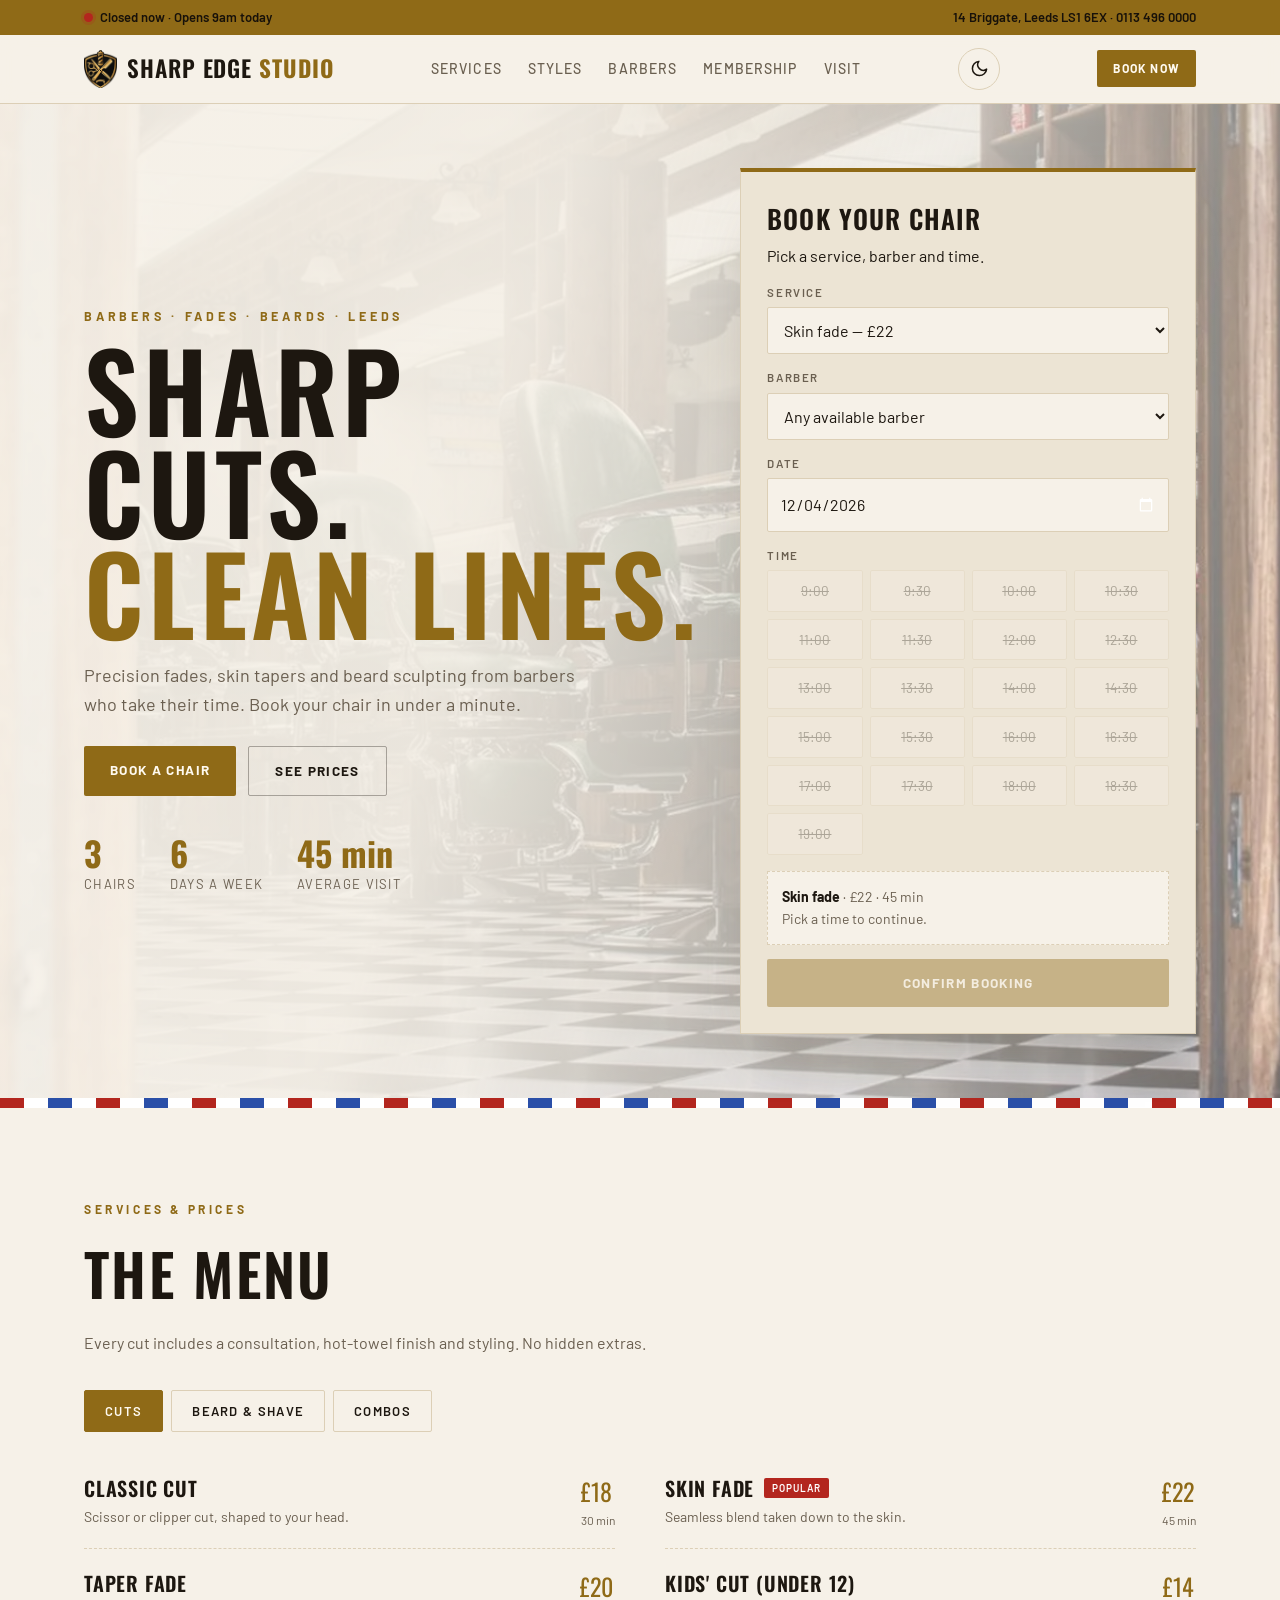
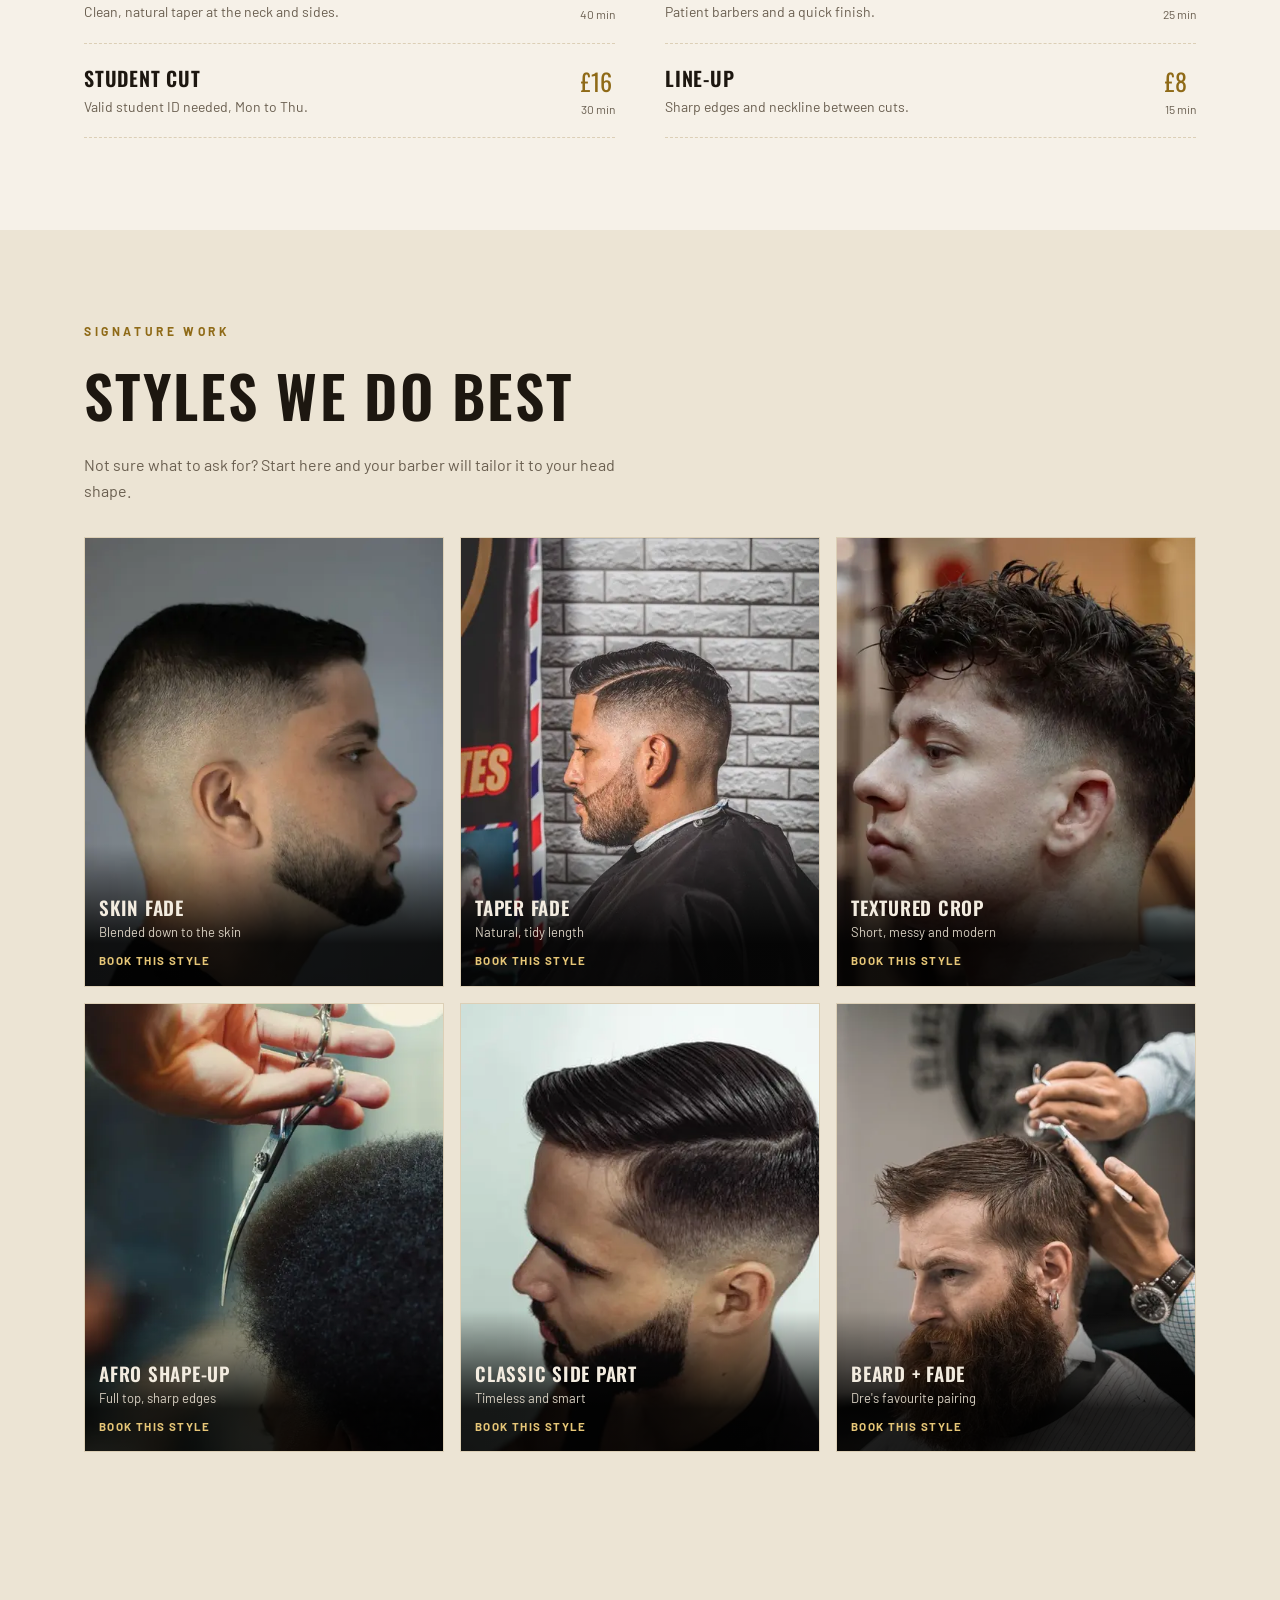
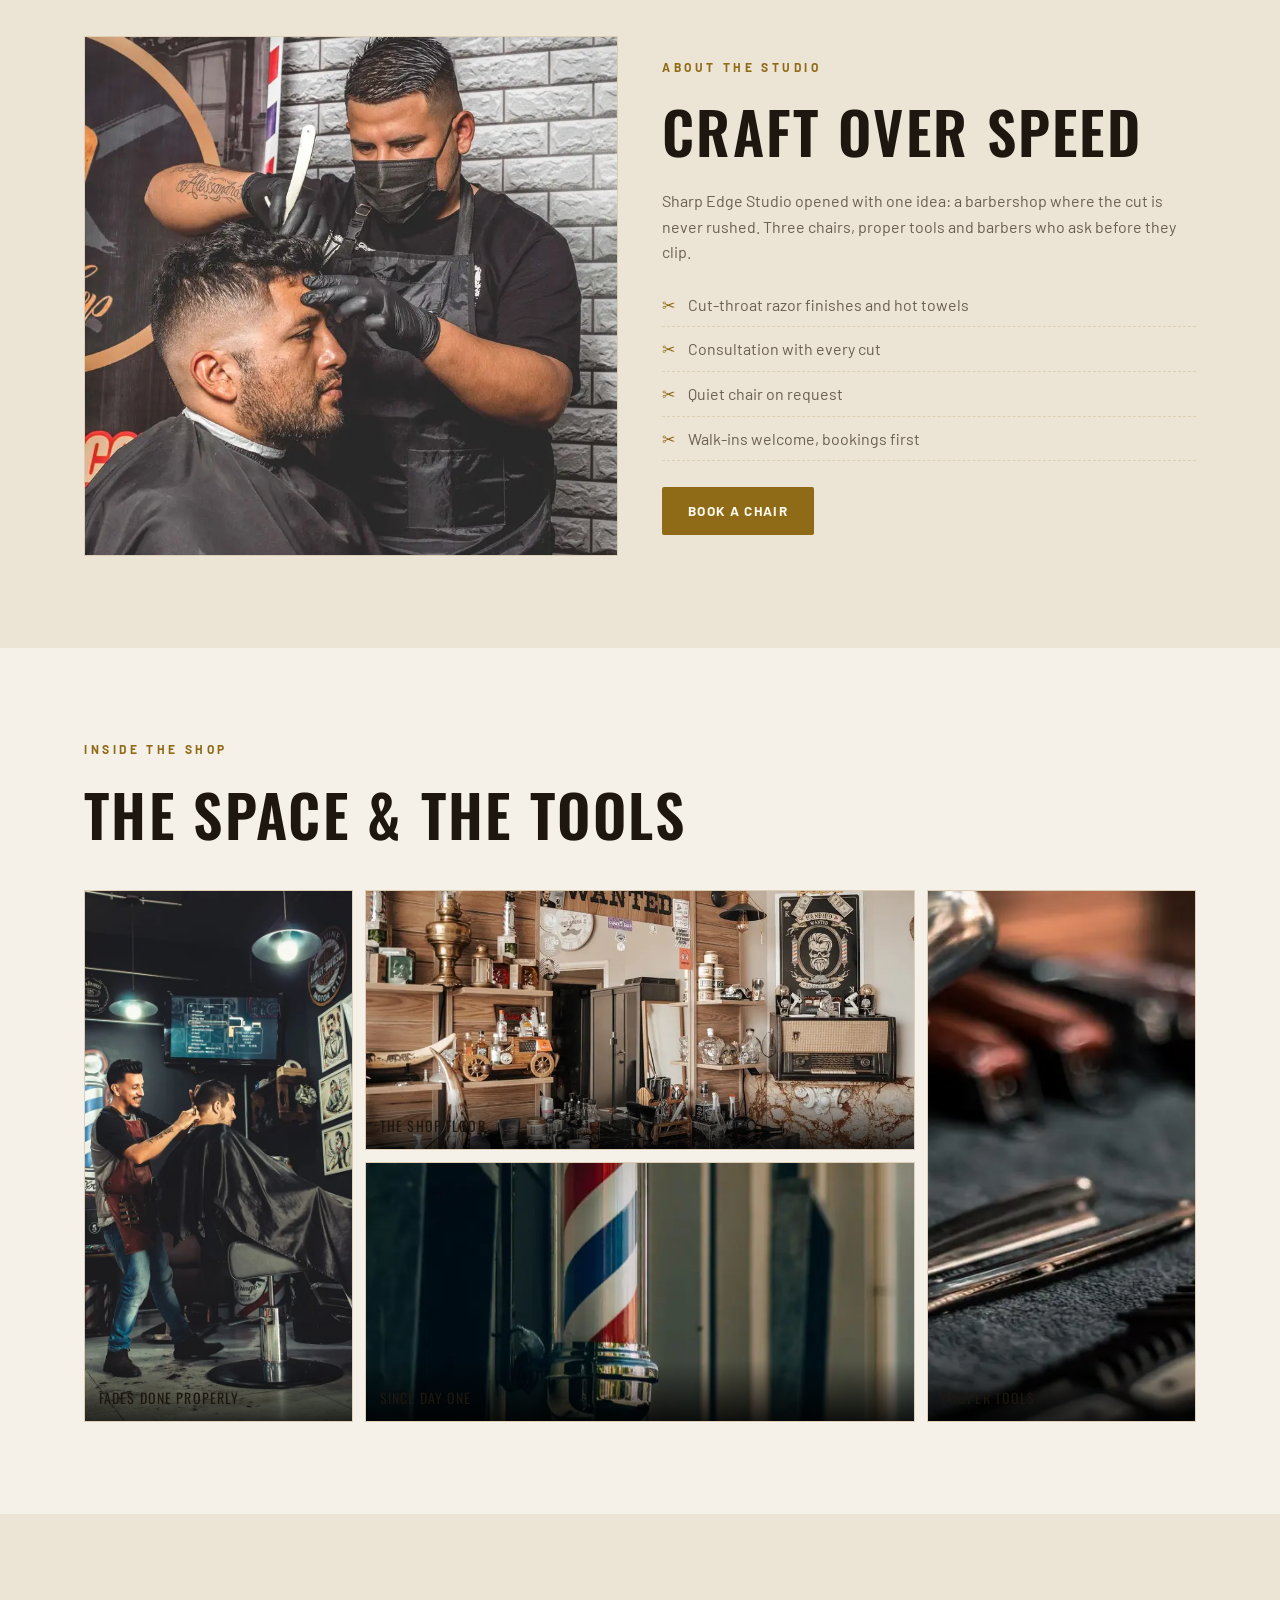
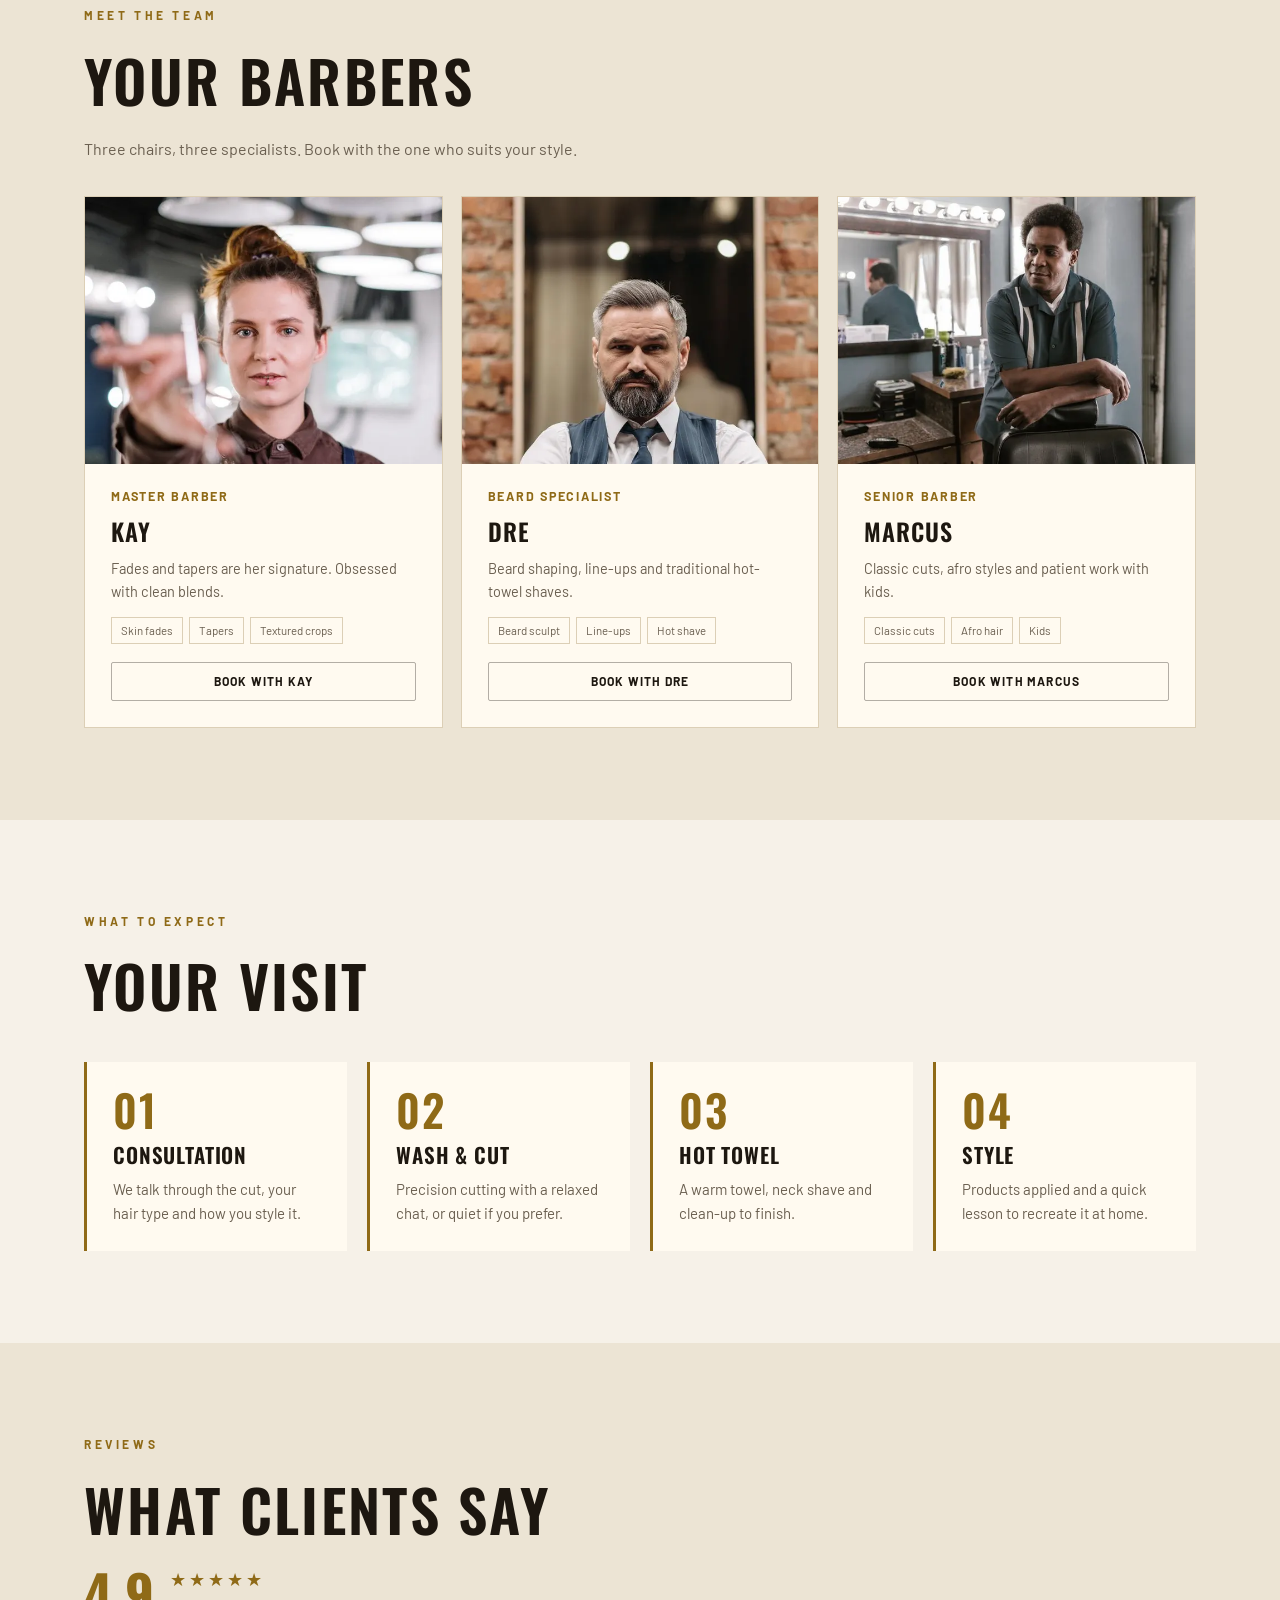
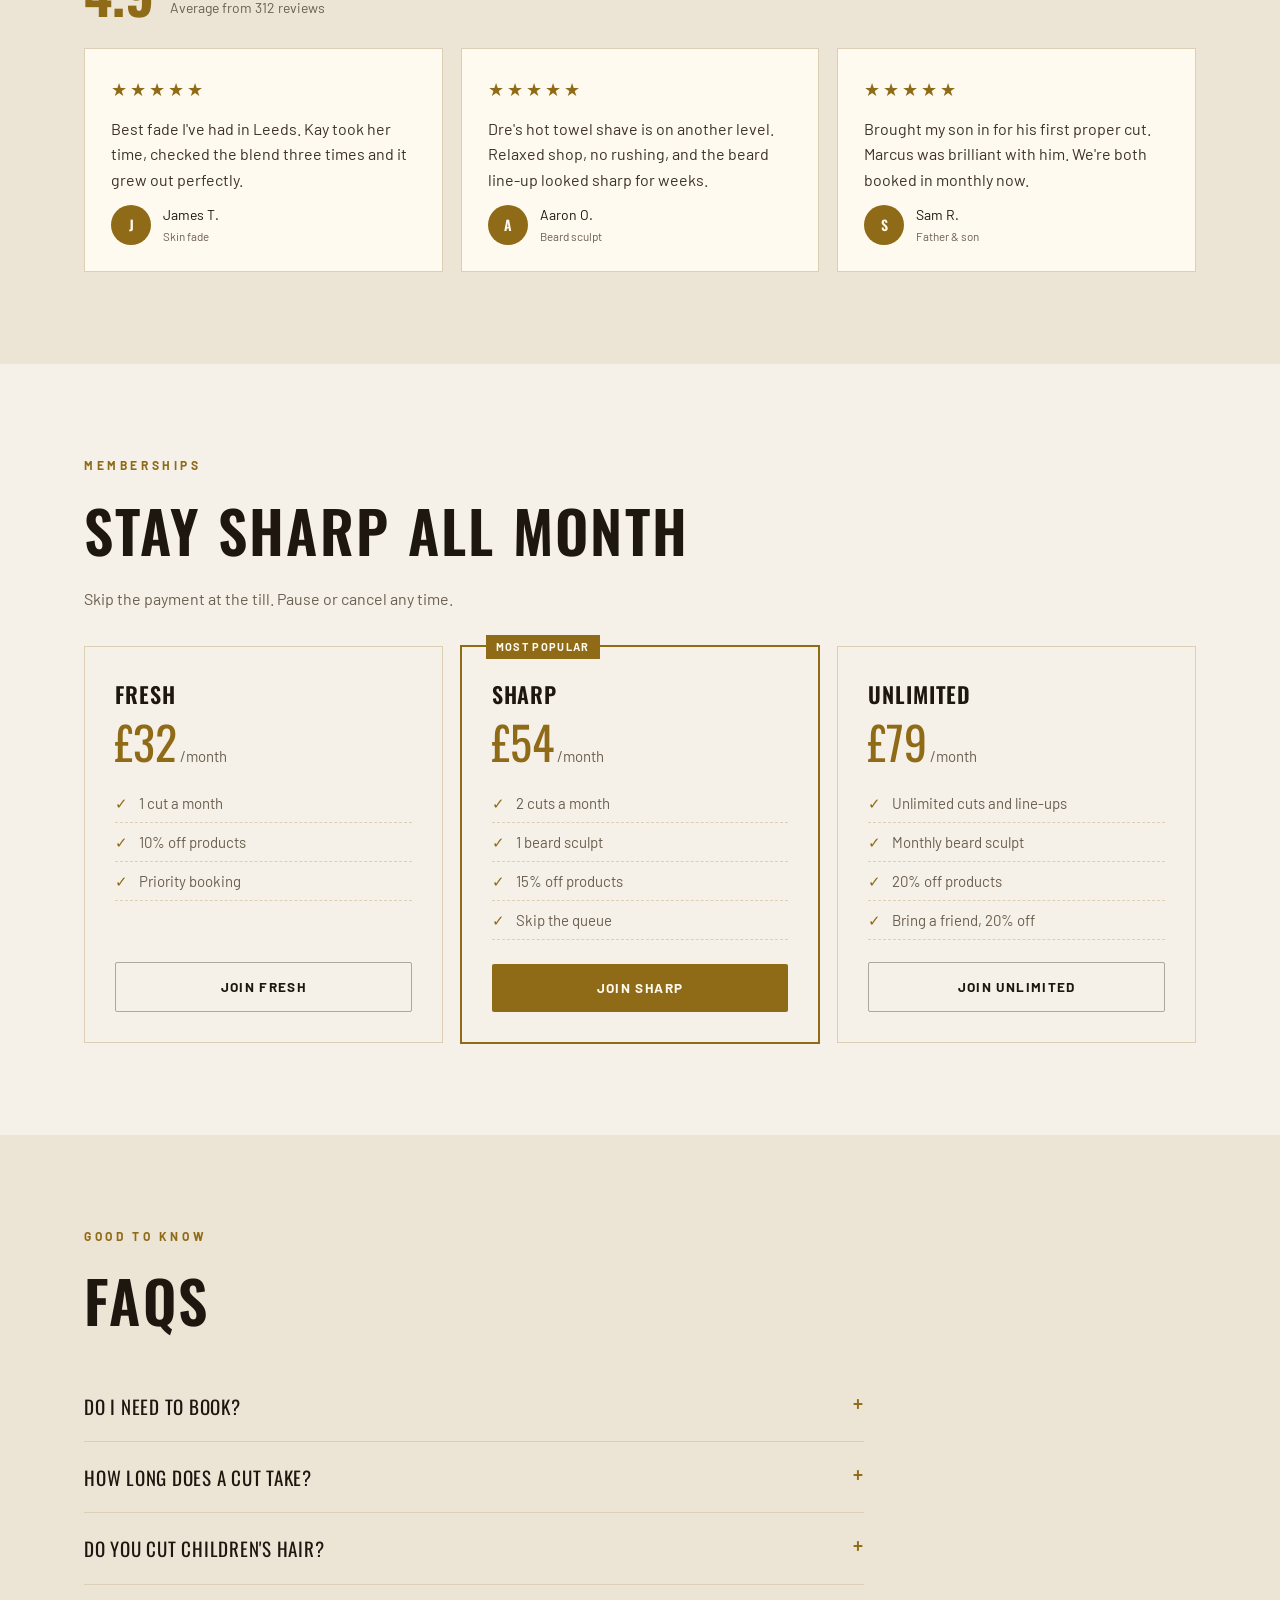
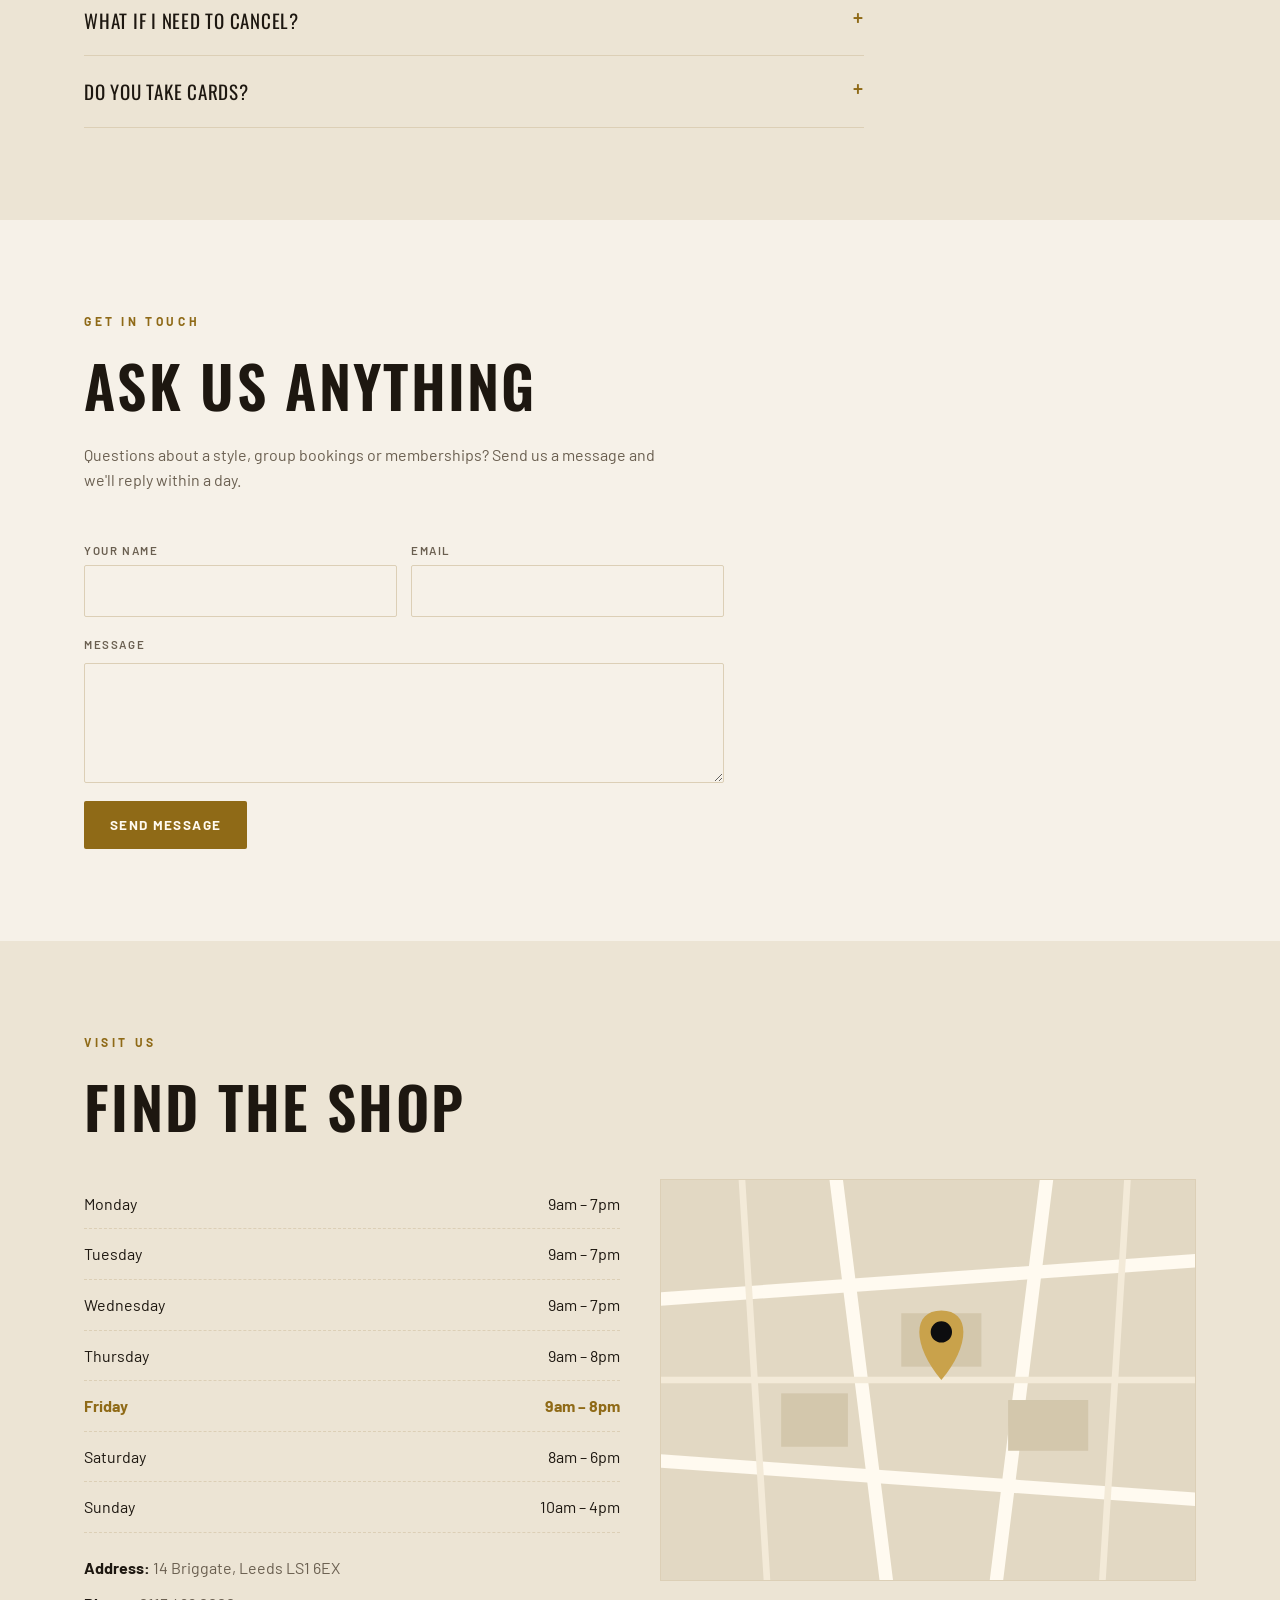
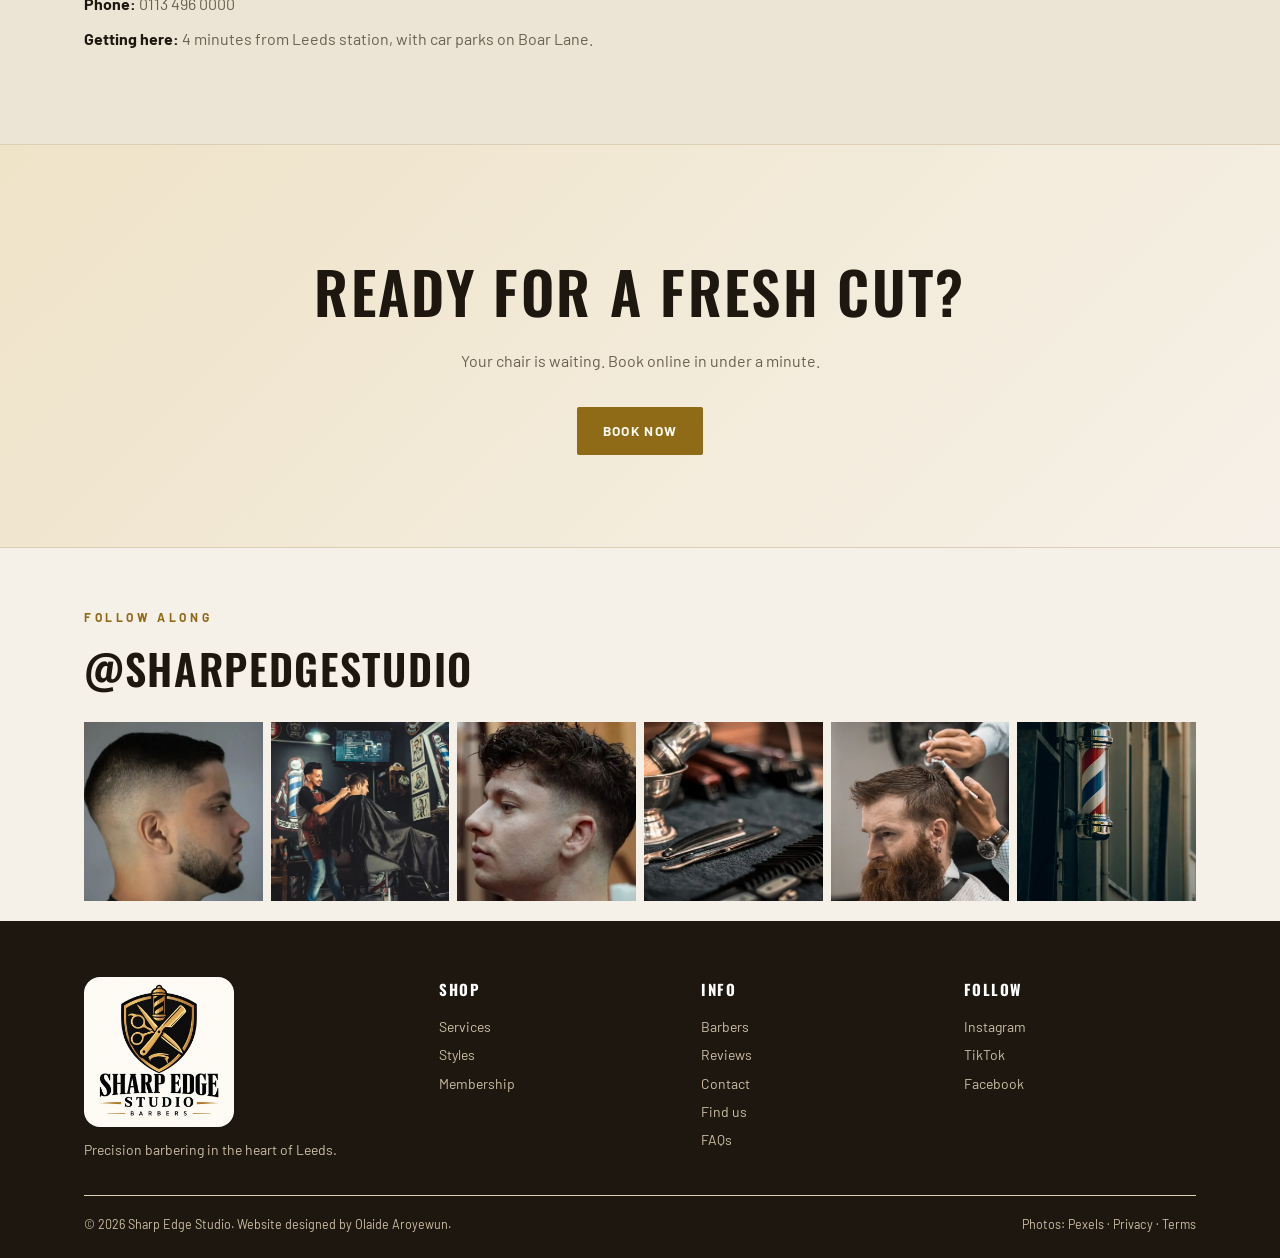
<file: sites/barber.html>
<!DOCTYPE html>
<html lang="en-GB">
<head>
<meta charset="utf-8">
<meta name="viewport" content="width=device-width, initial-scale=1">
<title>Sharp Edge Studio — Barbers in Leeds</title>
<meta name="description" content="Sharp Edge Studio: precision fades, skin tapers and beard sculpting. Book your chair online.">
<link href="https://fonts.googleapis.com/css2?family=Barlow:wght@400;500;600;700&family=Oswald:wght@500;600;700&display=swap" rel="stylesheet">
<style>
:root{--shd:#000a;--onb:#16110a;--navbg:rgba(13,13,15,.9);--footbg:#08080a;--mapbg:#1a1a1f;--ctabg:linear-gradient(135deg,#1b1508,#0d0d0f);--herov:var(--herov);--revp:#d9d1c3;--stylep:#d8d0c2;--menubg:#0d0d0f;--donesm:#7d766b;--brassd:var(--brassd);--bg:#0d0d0f;--bg2:#16161a;--bg3:#1e1e24;--ink:#f3ece0;--mut:#a79f92;--brass:#c9a24b;--brass2:#e6c677;--red:#c8372d;--ok:#4fbf7a;--line:#2b2b31}
*{box-sizing:border-box;margin:0;padding:0}html{scroll-behavior:smooth}
body{background:var(--bg);color:var(--ink);font-family:'Barlow',sans-serif;line-height:1.6;-webkit-font-smoothing:antialiased}
a{color:inherit}button{font:inherit;color:inherit;cursor:pointer}
h1,h2,h3,.logo,.num{font-family:'Oswald',sans-serif;text-transform:uppercase;letter-spacing:.04em;font-weight:600}
.wrap{max-width:1160px;margin:0 auto;padding:0 24px}
.top{background:var(--brass);color:#17110a;font-size:13px;font-weight:600}.top .wrap{display:flex;justify-content:space-between;gap:12px;padding-top:7px;padding-bottom:7px;flex-wrap:wrap}
.open{display:inline-flex;align-items:center;gap:7px}.open i{width:9px;height:9px;border-radius:50%;background:#1a8f46;box-shadow:0 0 0 3px #1a8f4633}.open.closed i{background:#b3261e;box-shadow:0 0 0 3px #b3261e33}
nav{position:sticky;top:0;z-index:30;background:var(--navbg);backdrop-filter:blur(12px);border-bottom:1px solid var(--line)}
nav .wrap{display:flex;justify-content:space-between;align-items:center;height:68px}
.lgm{height:38px;width:auto;display:block}.flogo{width:150px;height:150px;border-radius:16px;display:block;margin-bottom:12px}
.logo{font-size:23px;color:var(--ink);text-decoration:none;display:flex;align-items:center;gap:10px}.logo b{color:var(--brass)}
nav ul{display:flex;gap:26px;list-style:none;font-size:14px;color:var(--mut);text-transform:uppercase;letter-spacing:.08em;font-weight:500}nav ul a{text-decoration:none}nav ul a:hover{color:var(--brass)}
.btn{display:inline-block;padding:13px 26px;font-weight:700;font-size:13.5px;letter-spacing:.1em;text-transform:uppercase;text-decoration:none;background:var(--brass);color:var(--onb);border:0;border-radius:2px;transition:.2s}
.btn:hover{background:var(--brass2);transform:translateY(-2px)}.btn.o{background:none;color:var(--ink);border:1px solid #fff5}.btn.o:hover{border-color:var(--brass);color:var(--brass);background:none}.btn.sm{padding:9px 16px;font-size:12px}
@media(max-width:860px){nav ul{display:none}}
.hero{position:relative;background:var(--herov),url(img/b-hero.webp) center/cover}
.hero .wrap{display:grid;grid-template-columns:1.15fr .85fr;gap:40px;align-items:center;padding-top:64px;padding-bottom:64px}@media(max-width:940px){.hero .wrap{grid-template-columns:1fr}}
.kick{color:var(--brass);letter-spacing:.3em;font-size:12.5px;text-transform:uppercase;font-weight:700}
h1{font-size:clamp(54px,8.6vw,108px);line-height:.94;margin:12px 0 18px}h1 em{font-style:normal;color:var(--brass)}
.lede{color:var(--mut);font-size:18px;max-width:500px}
.ctas{display:flex;gap:12px;flex-wrap:wrap;margin-top:28px}
.facts{display:flex;gap:34px;margin-top:40px;flex-wrap:wrap}.facts div b{display:block;font-family:Oswald;font-size:34px;color:var(--brass);line-height:1}.facts div span{font-size:13px;color:var(--mut);text-transform:uppercase;letter-spacing:.1em}
.book{background:var(--bg2);border:1px solid var(--line);border-top:4px solid var(--brass);padding:26px;box-shadow:0 30px 60px -30px #000}
.book h2{font-size:26px;margin-bottom:4px}.book>p{font-size:14px;color:var(--mut);margin-bottom:16px}
label{display:block;font-size:11.5px;text-transform:uppercase;letter-spacing:.14em;color:var(--mut);margin:14px 0 6px;font-weight:600}
select,input[type=date]{width:100%;background:var(--bg);border:1px solid var(--line);color:var(--ink);padding:12px;font:inherit;border-radius:2px;color-scheme:dark}
select:focus,input:focus{outline:2px solid var(--brass);outline-offset:1px}
.slots{display:grid;grid-template-columns:repeat(4,1fr);gap:7px}.slot{padding:9px 0;background:var(--bg);border:1px solid var(--line);font-size:13.5px;border-radius:2px;text-align:center}.slot:hover:not(:disabled){border-color:var(--brass)}.slot.sel{background:var(--brass);color:var(--onb);border-color:var(--brass);font-weight:700}.slot:disabled{opacity:.3;text-decoration:line-through;cursor:not-allowed}
.sum{margin-top:16px;padding:14px;background:var(--bg);border:1px dashed var(--line);font-size:14px;color:var(--mut)}.sum b{color:var(--ink)}
.book .btn{width:100%;margin-top:14px}.book .btn:disabled{opacity:.4;cursor:not-allowed;transform:none}
.done{display:none;text-align:center;padding:20px 6px}.done h3{font-size:26px;color:var(--brass)}.done p{color:var(--mut);margin:8px 0 16px}.done small{display:block;margin-top:14px;font-size:12px;color:#7d766b}
.stripe{height:10px;background:repeating-linear-gradient(90deg,var(--red) 0 24px,#fff 24px 48px,#2a4fa8 48px 72px,#fff 72px 96px)}
section{padding:92px 0}.alt{background:var(--bg2)}
.eyebrow{color:var(--brass);letter-spacing:.3em;font-size:12px;text-transform:uppercase;font-weight:700}
h2.t{font-size:clamp(36px,5vw,58px);margin:8px 0 10px}.sub{color:var(--mut);max-width:580px;margin-bottom:34px}
.tabs{display:flex;gap:8px;margin-bottom:22px;flex-wrap:wrap}.tab{padding:10px 20px;background:none;border:1px solid var(--line);text-transform:uppercase;letter-spacing:.1em;font-size:13px;font-weight:600;border-radius:2px}.tab.on{background:var(--brass);color:var(--onb);border-color:var(--brass)}
.menu{display:none;grid-template-columns:repeat(auto-fit,minmax(340px,1fr));gap:0 50px}.menu.on{display:grid}
.item{display:flex;justify-content:space-between;gap:16px;padding:18px 0;border-bottom:1px dashed var(--line);align-items:flex-start}.item h3{font-size:20px;display:flex;align-items:center;gap:10px}.item small{display:block;color:var(--mut);font-size:14px;margin-top:2px}.item .pr{font-family:Oswald;font-size:24px;color:var(--brass);white-space:nowrap}.item .dur{font-size:12px;color:var(--mut);text-align:right;font-family:Barlow}
.pop{font-size:10px;background:var(--red);color:#fff;padding:2px 8px;letter-spacing:.1em;font-family:Barlow;border-radius:2px}
.styles{display:grid;grid-template-columns:repeat(3,1fr);gap:16px}@media(max-width:560px){.styles{grid-template-columns:1fr 1fr;gap:10px}}
.style{background:var(--bg);border:1px solid var(--line);padding:18px 12px 16px;text-align:center;transition:.25s}.style:hover{border-color:var(--brass);transform:translateY(-4px)}.style svg{width:100%;max-width:130px}.style h3{font-size:16px;margin-top:8px}.style p{font-size:12.5px;color:var(--mut)}
.team{display:grid;grid-template-columns:repeat(auto-fit,minmax(260px,1fr));gap:18px}
.bar{background:var(--bg3);border:1px solid var(--line);padding:0 26px 26px;display:flex;flex-direction:column;gap:6px}
.av{width:78px;height:78px;border-radius:50%;background:conic-gradient(var(--brass),var(--brassd),var(--brass));display:grid;place-items:center;font-family:Oswald;font-size:30px;color:var(--onb);margin-bottom:8px}
.bar h3{font-size:24px}.role{color:var(--brass);font-size:12.5px;letter-spacing:.14em;text-transform:uppercase;font-weight:700}.bar p{color:var(--mut);font-size:14.5px}.tags{display:flex;gap:6px;flex-wrap:wrap;margin:8px 0 12px}.tags span{font-size:11.5px;border:1px solid var(--line);padding:3px 9px;color:var(--mut)}
.steps{display:grid;grid-template-columns:repeat(auto-fit,minmax(230px,1fr));gap:20px}.step{padding:26px;border-left:3px solid var(--brass);background:var(--bg3)}.num{font-size:44px;color:var(--brass);line-height:1}.step h3{font-size:21px;margin:6px 0}.step p{color:var(--mut);font-size:15px}
.plans{display:grid;grid-template-columns:repeat(auto-fit,minmax(260px,1fr));gap:18px;align-items:stretch}
.plan{background:var(--bg);border:1px solid var(--line);padding:30px;display:flex;flex-direction:column}.plan.f{border-color:var(--brass);position:relative;box-shadow:0 0 0 1px var(--brass)}.plan.f:before{content:"Most popular";position:absolute;top:-12px;left:24px;background:var(--brass);color:var(--onb);font-size:11px;font-weight:700;letter-spacing:.12em;text-transform:uppercase;padding:3px 10px}
.plan h3{font-size:22px}.plan .p{font-family:Oswald;font-size:46px;color:var(--brass);margin:6px 0;line-height:1}.plan .p small{font-size:15px;color:var(--mut);font-family:Barlow}.plan ul{list-style:none;margin:14px 0 22px;flex:1}.plan li{padding:7px 0 7px 24px;position:relative;color:var(--mut);font-size:15px;border-bottom:1px dashed var(--line)}.plan li:before{content:"✓";position:absolute;left:0;color:var(--brass)}
.faq{max-width:780px}.q{border-bottom:1px solid var(--line)}.q button{width:100%;text-align:left;background:none;border:0;padding:20px 0;display:flex;justify-content:space-between;gap:16px;font-family:Oswald;font-size:19px;text-transform:uppercase;letter-spacing:.04em}.q button:after{content:"+";color:var(--brass);font-size:24px;line-height:1}.q.on button:after{content:"–"}.q div{display:none;color:var(--mut);padding:0 0 20px;max-width:640px}.q.on div{display:block}
.visit{display:grid;grid-template-columns:1fr 1fr;gap:40px;align-items:start}@media(max-width:860px){.visit{grid-template-columns:1fr}}
.hrs{display:flex;justify-content:space-between;padding:12px 0;border-bottom:1px dashed var(--line)}.hrs.today{color:var(--brass);font-weight:700}
.map{background:var(--mapbg);border:1px solid var(--line);aspect-ratio:4/3;position:relative;overflow:hidden}.map svg{position:absolute;inset:0;width:100%;height:100%}
.info{margin-top:22px;display:grid;gap:10px;color:var(--mut)}.info b{color:var(--ink)}
.cta{background:var(--ctabg);text-align:center;border-block:1px solid var(--line)}.cta .sub{margin-inline:auto}
footer{background:var(--footbg);padding:56px 0 24px;color:var(--mut);font-size:14px}.fg{display:grid;grid-template-columns:1.4fr 1fr 1fr 1fr;gap:30px}@media(max-width:860px){.fg{grid-template-columns:1fr 1fr}}
footer h4{font-family:Oswald;text-transform:uppercase;letter-spacing:.1em;color:var(--ink);margin-bottom:12px;font-size:15px}footer a{display:block;text-decoration:none;padding:3px 0}footer a:hover{color:var(--brass)}
.copy{margin-top:34px;padding-top:18px;border-top:1px solid var(--line);display:flex;justify-content:space-between;gap:10px;flex-wrap:wrap;font-size:12.5px}
.ribbon{position:fixed;right:0;bottom:0;z-index:99;background:#000d;color:#fff;font:600 11px/1 system-ui,sans-serif;letter-spacing:.06em;padding:8px 12px;border-top-left-radius:10px;text-transform:uppercase}

.shop{display:grid;grid-template-columns:repeat(4,1fr);grid-template-rows:260px 260px;gap:12px;margin-top:30px}
.shop figure{position:relative;overflow:hidden;border:1px solid var(--line)}.shop img{width:100%;height:100%;object-fit:cover;display:block;transition:transform .6s}.shop figure:hover img{transform:scale(1.05)}
.shop figcaption{position:absolute;left:0;bottom:0;right:0;padding:26px 14px 12px;background:linear-gradient(transparent,#000c);font-family:Oswald;text-transform:uppercase;letter-spacing:.08em;font-size:14px}
.shop .a,.shop .t{grid-row:span 2}.shop .b,.shop .c{grid-column:span 2}.shop .c img{object-position:center 40%}
@media(max-width:860px){.shop{grid-template-columns:1fr 1fr;grid-template-rows:auto}.shop figure{height:220px}.shop .a{grid-row:auto}.shop .b,.shop .c{grid-column:span 2}.shop .t{grid-row:auto}}
.ph{display:grid;grid-template-columns:1fr 1fr;gap:44px;align-items:center}@media(max-width:860px){.ph{grid-template-columns:1fr}}.ph img{width:100%;max-height:520px;object-fit:cover;border:1px solid var(--line);display:block}
.ph ul{list-style:none;margin:18px 0 26px}.ph li{padding:9px 0 9px 26px;position:relative;color:var(--mut);border-bottom:1px dashed var(--line)}.ph li:before{content:"✂";position:absolute;left:0;color:var(--brass)}
.style{padding:0!important;overflow:hidden;text-align:left!important;position:relative}.style img{width:100%!important;max-width:none!important;aspect-ratio:4/5;object-fit:cover;display:block;transition:transform .6s}.style:hover img{transform:scale(1.05)}.style .sc{position:absolute;left:0;right:0;bottom:0;padding:48px 14px 14px;background:linear-gradient(transparent,#000d 70%)}.style h3{margin:0!important;font-size:19px!important}.style p{color:#d8d0c2!important;font-size:13px!important}.style .sc a{display:inline-block;margin-top:8px;font-size:11.5px;letter-spacing:.12em;text-transform:uppercase;color:var(--brass);text-decoration:none;font-weight:700}
.tp{width:calc(100% + 52px);margin:0 -26px 16px;aspect-ratio:4/3;object-fit:cover;display:block;filter:saturate(.95)}

.burger{display:none;background:none;border:1px solid var(--line);width:44px;height:44px;border-radius:2px;align-items:center;justify-content:center;flex-direction:column;gap:5px}.burger i{display:block;width:20px;height:2px;background:var(--ink)}
@media(max-width:860px){.burger{display:flex}nav .wrap>.btn{display:none}nav ul{display:none;position:absolute;top:68px;left:0;right:0;flex-direction:column;gap:0;background:var(--menubg);z-index:50;text-align:left;align-items:stretch;border-bottom:1px solid var(--line);padding:8px 24px 18px;box-shadow:0 20px 30px var(--shd)}nav ul.open{display:flex}nav ul li{width:100%}nav ul li a{display:block;padding:14px 0;text-align:left;border-bottom:1px solid var(--line);font-size:15px}}
.rate{display:flex;align-items:center;gap:16px;margin:0 0 28px;flex-wrap:wrap}.rate b{font-family:Oswald;font-size:54px;color:var(--brass);line-height:1}.stars{color:var(--brass);letter-spacing:3px;font-size:18px}.rate span{color:var(--mut);font-size:14px}
.rev{display:grid;grid-template-columns:repeat(auto-fit,minmax(280px,1fr));gap:18px}.rv{background:var(--bg3);border:1px solid var(--line);padding:26px;display:flex;flex-direction:column;gap:12px}.rv p{color:var(--revp);font-size:16px;flex:1}.rv .who{display:flex;align-items:center;gap:12px;font-size:14px}.rv .who i{width:40px;height:40px;border-radius:50%;background:var(--brass);color:var(--onb);display:grid;place-items:center;font-style:normal;font-family:Oswald;font-weight:600}.rv .who small{display:block;color:var(--mut)}
.form{max-width:640px;display:grid;gap:4px}.form .two{display:grid;grid-template-columns:1fr 1fr;gap:14px}@media(max-width:560px){.form .two{grid-template-columns:1fr}}
.form input,.form textarea,.mod input{width:100%;background:var(--bg);border:1px solid var(--line);color:var(--ink);padding:12px;font:inherit;border-radius:2px}.form textarea{min-height:120px;resize:vertical}.form input:focus,.form textarea:focus,.mod input:focus{outline:2px solid var(--brass);outline-offset:1px}
.thanks{display:none;padding:26px;border:1px solid var(--brass);background:var(--bg3);max-width:640px}.thanks h3{color:var(--brass);font-size:24px}.thanks p{color:var(--mut)}
.insta{padding:60px 0 20px}.ig{display:grid;grid-template-columns:repeat(6,1fr);gap:8px;margin-top:20px}.ig a{aspect-ratio:1;overflow:hidden;display:block;position:relative}.ig img{width:100%;height:100%;object-fit:cover;transition:transform .5s;display:block}.ig a:hover img{transform:scale(1.1)}@media(max-width:760px){.ig{grid-template-columns:repeat(3,1fr)}}
.mb{position:fixed;inset:0;background:#000b;z-index:60;display:none;align-items:center;justify-content:center;padding:20px}.mb.on{display:flex}.mod{background:var(--bg2);border:1px solid var(--line);border-top:4px solid var(--brass);padding:30px;max-width:440px;width:100%;position:relative}.mod h3{font-size:26px}.mod p{color:var(--mut);font-size:14.5px;margin:6px 0 10px}.mod .x{position:absolute;top:8px;right:12px;background:none;border:0;font-size:28px;color:var(--mut)}.mod .btn{width:100%;margin-top:18px}.mod .ok{display:none;text-align:center}.mod .ok h3{color:var(--brass)}
.totop{position:fixed;left:16px;bottom:16px;z-index:40;width:44px;height:44px;border-radius:50%;background:var(--brass);color:var(--onb);border:0;font-size:20px;font-weight:700;opacity:0;pointer-events:none;transition:.3s}.totop.on{opacity:1;pointer-events:auto}
.tbtn{width:42px;height:42px;border-radius:50%;border:1.5px solid var(--line);background:transparent;color:var(--ink);display:grid;place-items:center;flex:none;cursor:pointer;transition:.2s}.tbtn:hover{border-color:var(--ink)}.tbtn .su{display:none}html[data-theme=night] .tbtn .su{display:block}html[data-theme=night] .tbtn .mo{display:none}body,nav,section,footer{transition:background-color .25s,color .25s}
html[data-theme=day]{color-scheme:light;--bg:#f6f1e8;--bg2:#ece4d4;--bg3:#fffaf0;--ink:#1d1710;--mut:#6a5f50;--brass:#8f6a17;--brass2:#a97f22;--red:#b3261e;--line:#dccfb6;--ok:#1a8f46;--onb:#fffaf0;--navbg:rgba(246,241,232,.92);--footbg:#1d1710;--mapbg:#e2d8c3;--ctabg:linear-gradient(135deg,#efe3c8,#f6f1e8);--herov:linear-gradient(105deg,rgba(246,241,232,.95) 38%,rgba(246,241,232,.4));--revp:#3b3226;--menubg:#f6f1e8;--donesm:#6a5f50;--brassd:#d9b45a;--shd:#00000022}
html[data-theme=day] footer,html[data-theme=day] footer a{color:#cdbfa5}
html[data-theme=day] footer h4,html[data-theme=day] footer a:hover{color:#fff}
html[data-theme=day] .btn.o{border-color:#1d171055;color:var(--ink)}html[data-theme=day] .btn.o:hover{color:var(--brass)}
html[data-theme=day] .book{box-shadow:0 30px 60px -30px #6a5f5066}
html[data-theme=day] .logo svg{stroke:#8f6a17}
html[data-theme=day] .btn,html[data-theme=day] .tab.on,html[data-theme=day] .slot.sel,html[data-theme=day] .rv .who i,html[data-theme=day] .totop,html[data-theme=day] .plan.f:before,html[data-theme=day] .av{color:#fffaf0}
html[data-theme=day] .mb{background:#1d1710cc}


.m0{fill:#1a1a1f}.m1{stroke:#2e2e36}.m2{stroke:#25252c}.m3{fill:#212127}
html[data-theme=day] .m0{fill:#e2d8c3}html[data-theme=day] .m1{stroke:#fffaf0}html[data-theme=day] .m2{stroke:#f3ead8}html[data-theme=day] .m3{fill:#d3c7ac}
html[data-theme=day] .style h3,html[data-theme=day] .style .sc{color:#f3ece0}html[data-theme=day] .style .sc a{color:#e6c677}
</style>
<script>(function(){try{var t=localStorage.getItem('theme');if(!t)t=matchMedia('(prefers-color-scheme:dark)').matches?'night':'day';document.documentElement.dataset.theme=t}catch(e){document.documentElement.dataset.theme='night'}})()</script><meta name="theme-color" content="#0d0d0f" data-d="#f6f1e8" data-n="#0d0d0f"><link rel="icon" type="image/webp" href="img/barber-emblem.webp"></head>
<body>
<div class="top"><div class="wrap"><span class="open" id="open"><i></i><span id="openText">Open today 9am – 7pm</span></span><span>14 Briggate, Leeds LS1 6EX · 0113 496 0000</span></div></div>
<nav><div class="wrap" style="position:relative"><a class="logo" href="#top"><img class="lgm" src="img/barber-emblem.webp" alt="" width="34" height="38"><span>Sharp Edge <b>Studio</b></span></a>
<ul id="menu"><li><a href="#services">Services</a></li><li><a href="#styles">Styles</a></li><li><a href="#team">Barbers</a></li><li><a href="#membership">Membership</a></li><li><a href="#visit">Visit</a></li></ul><button class="tbtn" id="theme" type="button" aria-label="Switch to night mode" title="Day / night mode"><svg class="mo" width="19" height="19" viewBox="0 0 24 24" fill="none" stroke="currentColor" stroke-width="1.9" stroke-linecap="round" stroke-linejoin="round"><path d="M21 12.8A9 9 0 1 1 11.2 3a7 7 0 0 0 9.8 9.8z"/></svg><svg class="su" width="19" height="19" viewBox="0 0 24 24" fill="none" stroke="currentColor" stroke-width="1.9" stroke-linecap="round"><circle cx="12" cy="12" r="4"/><path d="M12 2v2M12 20v2M4.9 4.9l1.4 1.4M17.7 17.7l1.4 1.4M2 12h2M20 12h2M4.9 19.1l1.4-1.4M17.7 6.3l1.4-1.4"/></svg></button><a class="btn sm" href="#book">Book now</a><button class="burger" id="burger" aria-label="Menu"><i></i><i></i><i></i></button></div></nav>

<header class="hero" id="top"><div class="wrap">
<div><div class="kick">Barbers · Fades · Beards · Leeds</div><h1>Sharp cuts.<br><em>Clean lines.</em></h1><p class="lede">Precision fades, skin tapers and beard sculpting from barbers who take their time. Book your chair in under a minute.</p>
<div class="ctas"><a class="btn" href="#book">Book a chair</a><a class="btn o" href="#services">See prices</a></div>
<div class="facts"><div><b>3</b><span>Chairs</span></div><div><b>6</b><span>Days a week</span></div><div><b>45 min</b><span>Average visit</span></div></div></div>
<div class="book" id="book"><div id="bookForm"><h2>Book your chair</h2><p>Pick a service, barber and time.</p>
<label for="svc">Service</label><select id="svc"></select>
<label for="bar">Barber</label><select id="bar"><option value="Any barber">Any available barber</option><option>Kay</option><option>Dre</option><option>Marcus</option></select>
<label for="day">Date</label><input type="date" id="day">
<label>Time</label><div class="slots" id="slots"></div>
<div class="sum" id="sum">Choose a service, date and time.</div>
<button class="btn" id="go" disabled>Confirm booking</button></div>
<div class="done" id="done"><h3>You're booked in</h3><p id="doneTxt"></p><button class="btn o sm" id="again">Make another booking</button></div></div>
</div></header>
<div class="stripe"></div>

<section id="services"><div class="wrap"><div class="eyebrow">Services &amp; prices</div><h2 class="t">The menu</h2><p class="sub">Every cut includes a consultation, hot-towel finish and styling. No hidden extras.</p>
<div class="tabs" id="tabs"><button class="tab on" data-t="cuts">Cuts</button><button class="tab" data-t="beard">Beard &amp; shave</button><button class="tab" data-t="combo">Combos</button></div>
<div class="menu on" id="m-cuts"></div><div class="menu" id="m-beard"></div><div class="menu" id="m-combo"></div></div></section>

<section id="styles" class="alt"><div class="wrap"><div class="eyebrow">Signature work</div><h2 class="t">Styles we do best</h2><p class="sub">Not sure what to ask for? Start here and your barber will tailor it to your head shape.</p><div class="styles" id="stylegrid"></div></div></section>

<section class="alt" id="about"><div class="wrap"><div class="ph"><img src="img/b-work.webp" alt="Barber giving a fade haircut" loading="lazy"><div><div class="eyebrow">About the studio</div><h2 class="t">Craft over speed</h2><p class="sub" style="margin-bottom:0">Sharp Edge Studio opened with one idea: a barbershop where the cut is never rushed. Three chairs, proper tools and barbers who ask before they clip.</p><ul><li>Cut-throat razor finishes and hot towels</li><li>Consultation with every cut</li><li>Quiet chair on request</li><li>Walk-ins welcome, bookings first</li></ul><a class="btn" href="#book">Book a chair</a></div></div></div></section>
<section id="gallery"><div class="wrap"><div class="eyebrow">Inside the shop</div><h2 class="t">The space &amp; the tools</h2><div class="shop"><figure class="a"><img src="img/b-cut.webp" alt="Barber at work" loading="lazy"><figcaption>Fades done properly</figcaption></figure><figure class="b"><img src="img/b-shop.webp" alt="Barbershop interior" loading="lazy"><figcaption>The shop floor</figcaption></figure><figure class="t"><img src="img/b-tools.webp" alt="Razors and brush" loading="lazy"><figcaption>Proper tools</figcaption></figure><figure class="c"><img src="img/b-pole.webp" alt="Barber pole" loading="lazy"><figcaption>Since day one</figcaption></figure></div></div></section>

<section id="team" class="alt"><div class="wrap"><div class="eyebrow">Meet the team</div><h2 class="t">Your barbers</h2><p class="sub">Three chairs, three specialists. Book with the one who suits your style.</p><div class="team">
<div class="bar"><img class="tp" src="img/t-kay.webp" alt="Kay, barber at Sharp Edge Studio" loading="lazy"><span class="role">Master barber</span><h3>Kay</h3><p>Fades and tapers are her signature. Obsessed with clean blends.</p><div class="tags"><span>Skin fades</span><span>Tapers</span><span>Textured crops</span></div><button class="btn o sm" data-b="Kay">Book with Kay</button></div>
<div class="bar"><img class="tp" src="img/t-dre.webp" alt="Dre, barber at Sharp Edge Studio" loading="lazy"><span class="role">Beard specialist</span><h3>Dre</h3><p>Beard shaping, line-ups and traditional hot-towel shaves.</p><div class="tags"><span>Beard sculpt</span><span>Line-ups</span><span>Hot shave</span></div><button class="btn o sm" data-b="Dre">Book with Dre</button></div>
<div class="bar"><img class="tp" src="img/t-marcus.webp" alt="Marcus, barber at Sharp Edge Studio" loading="lazy"><span class="role">Senior barber</span><h3>Marcus</h3><p>Classic cuts, afro styles and patient work with kids.</p><div class="tags"><span>Classic cuts</span><span>Afro hair</span><span>Kids</span></div><button class="btn o sm" data-b="Marcus">Book with Marcus</button></div></div></div></section>

<section><div class="wrap"><div class="eyebrow">What to expect</div><h2 class="t">Your visit</h2><div class="steps" style="margin-top:30px">
<div class="step"><div class="num">01</div><h3>Consultation</h3><p>We talk through the cut, your hair type and how you style it.</p></div>
<div class="step"><div class="num">02</div><h3>Wash &amp; cut</h3><p>Precision cutting with a relaxed chat, or quiet if you prefer.</p></div>
<div class="step"><div class="num">03</div><h3>Hot towel</h3><p>A warm towel, neck shave and clean-up to finish.</p></div>
<div class="step"><div class="num">04</div><h3>Style</h3><p>Products applied and a quick lesson to recreate it at home.</p></div></div></div></section>

<section id="reviews" class="alt"><div class="wrap"><div class="eyebrow">Reviews</div><h2 class="t">What clients say</h2>
<div class="rate"><b>4.9</b><div><div class="stars">★★★★★</div><span>Average from 312 reviews</span></div></div>
<div class="rev">
<div class="rv"><div class="stars">★★★★★</div><p>Best fade I've had in Leeds. Kay took her time, checked the blend three times and it grew out perfectly.</p><div class="who"><i>J</i><div>James T.<small>Skin fade</small></div></div></div>
<div class="rv"><div class="stars">★★★★★</div><p>Dre's hot towel shave is on another level. Relaxed shop, no rushing, and the beard line-up looked sharp for weeks.</p><div class="who"><i>A</i><div>Aaron O.<small>Beard sculpt</small></div></div></div>
<div class="rv"><div class="stars">★★★★★</div><p>Brought my son in for his first proper cut. Marcus was brilliant with him. We're both booked in monthly now.</p><div class="who"><i>S</i><div>Sam R.<small>Father &amp; son</small></div></div></div>
</div></div></section>
<section id="membership"><div class="wrap"><div class="eyebrow">Memberships</div><h2 class="t">Stay sharp all month</h2><p class="sub">Skip the payment at the till. Pause or cancel any time.</p><div class="plans">
<div class="plan"><h3>Fresh</h3><div class="p">£32<small> /month</small></div><ul><li>1 cut a month</li><li>10% off products</li><li>Priority booking</li></ul><button class="btn o" data-plan="Fresh">Join Fresh</button></div>
<div class="plan f"><h3>Sharp</h3><div class="p">£54<small> /month</small></div><ul><li>2 cuts a month</li><li>1 beard sculpt</li><li>15% off products</li><li>Skip the queue</li></ul><button class="btn" data-plan="Sharp">Join Sharp</button></div>
<div class="plan"><h3>Unlimited</h3><div class="p">£79<small> /month</small></div><ul><li>Unlimited cuts and line-ups</li><li>Monthly beard sculpt</li><li>20% off products</li><li>Bring a friend, 20% off</li></ul><button class="btn o" data-plan="Unlimited">Join Unlimited</button></div></div></div></section>

<section class="alt"><div class="wrap"><div class="eyebrow">Good to know</div><h2 class="t">FAQs</h2><div class="faq" id="faq" style="margin-top:24px">
<div class="q"><button>Do I need to book?</button><div>Walk-ins are welcome, but booked clients are seen first. Booking online is the easiest way to guarantee your chair.</div></div>
<div class="q"><button>How long does a cut take?</button><div>Most cuts take 30 to 45 minutes. Skin fades and combos take a little longer so we never rush.</div></div>
<div class="q"><button>Do you cut children's hair?</button><div>Yes. Marcus is great with kids and we have a dedicated under-12s price.</div></div>
<div class="q"><button>What if I need to cancel?</button><div>Please give us at least 12 hours' notice so we can offer your slot to someone else.</div></div>
<div class="q"><button>Do you take cards?</button><div>We accept all major cards and contactless. Cash is welcome too.</div></div></div></div></section>

<section id="contact"><div class="wrap"><div class="eyebrow">Get in touch</div><h2 class="t">Ask us anything</h2><p class="sub">Questions about a style, group bookings or memberships? Send us a message and we'll reply within a day.</p>
<form class="form" id="cf"><div class="two"><div><label for="cn">Your name</label><input id="cn" required></div><div><label for="ce">Email</label><input id="ce" type="email" required></div></div><label for="cm">Message</label><textarea id="cm" required></textarea><button class="btn" style="margin-top:14px;justify-self:start">Send message</button></form>
<div class="thanks" id="ct"><h3>Message sent</h3><p>Thanks, we'll be in touch soon.</p></div></div></section>
<section id="visit" class="alt"><div class="wrap"><div class="eyebrow">Visit us</div><h2 class="t">Find the shop</h2><div class="visit" style="margin-top:26px"><div><div id="hrs"></div><div class="info"><div><b>Address:</b> 14 Briggate, Leeds LS1 6EX</div><div><b>Phone:</b> 0113 496 0000</div><div><b>Getting here:</b> 4 minutes from Leeds station, with car parks on Boar Lane.</div></div></div>
<div class="map"><svg viewBox="0 0 400 300" preserveAspectRatio="xMidYMid slice"><rect width="400" height="300" class="m0"/><g class="m1" stroke-width="10" fill="none"><path d="M-10 90 L410 60"/><path d="M-10 210 L410 240"/><path d="M130 -10 L170 310"/><path d="M290 -10 L250 310"/></g><g class="m2" stroke-width="5" fill="none"><path d="M-10 150 L410 150"/><path d="M60 -10 L80 310"/><path d="M350 -10 L330 310"/></g><g class="m3"><rect x="180" y="100" width="60" height="40"/><rect x="90" y="160" width="50" height="40"/><rect x="260" y="165" width="60" height="38"/></g><g transform="translate(210 150)"><path d="M0 0 C-22 -26 -22 -52 0 -52 C22 -52 22 -26 0 0Z" fill="#c9a24b"/><circle cx="0" cy="-36" r="8" fill="#0d0d0f"/></g></svg></div></div></div></section>

<section class="cta"><div class="wrap"><h2 class="t">Ready for a fresh cut?</h2><p class="sub">Your chair is waiting. Book online in under a minute.</p><a class="btn" href="#book">Book now</a></div></section>

<section class="insta"><div class="wrap"><div class="eyebrow">Follow along</div><h2 class="t" style="font-size:clamp(28px,4vw,42px)">@sharpedgestudio</h2><div class="ig"><a href="#"><img src="img/s-fade.webp" alt="" loading="lazy"></a><a href="#"><img src="img/b-cut.webp" alt="" loading="lazy"></a><a href="#"><img src="img/s-crop.webp" alt="" loading="lazy"></a><a href="#"><img src="img/b-tools.webp" alt="" loading="lazy"></a><a href="#"><img src="img/s-beard.webp" alt="" loading="lazy"></a><a href="#"><img src="img/b-pole.webp" alt="" loading="lazy"></a></div></div></section>
<footer><div class="wrap"><div class="fg"><div><img class="flogo" src="img/barber-logo.webp" alt="Sharp Edge Studio barbers" width="150" height="150" loading="lazy"><p>Precision barbering in the heart of Leeds.</p></div><div><h4>Shop</h4><a href="#services">Services</a><a href="#styles">Styles</a><a href="#membership">Membership</a></div><div><h4>Info</h4><a href="#team">Barbers</a><a href="#reviews">Reviews</a><a href="#contact">Contact</a><a href="#visit">Find us</a><a href="#faq">FAQs</a></div><div><h4>Follow</h4><a href="#">Instagram</a><a href="#">TikTok</a><a href="#">Facebook</a></div></div>
<div class="copy"><span>© 2026 Sharp Edge Studio. Website designed by Olaide Aroyewun.</span><span>Photos: <a href="https://www.pexels.com" style="display:inline">Pexels</a> · Privacy · Terms</span></div></div></footer>
<div class="mb" id="mb"><div class="mod"><button class="x" id="mx" aria-label="Close">×</button><div id="mf"><h3 id="mt">Join</h3><p id="mp"></p><label for="mn">Full name</label><input id="mn"><label for="me">Email</label><input id="me" type="email"><button class="btn" id="mgo">Start membership</button></div><div class="ok" id="mk"><h3>Welcome in</h3><p id="mkt"></p></div></div></div>
<button class="totop" id="tt" aria-label="Back to top">↑</button>


<script>
const S={cuts:[["Classic cut","Scissor or clipper cut, shaped to your head.",18,"30 min"],["Skin fade","Seamless blend taken down to the skin.",22,"45 min","Popular"],["Taper fade","Clean, natural taper at the neck and sides.",20,"40 min"],["Kids' cut (under 12)","Patient barbers and a quick finish.",14,"25 min"],["Student cut","Valid student ID needed, Mon to Thu.",16,"30 min"],["Line-up","Sharp edges and neckline between cuts.",8,"15 min"]],
beard:[["Beard sculpt","Shape, line-up and hot-towel finish.",12,"20 min"],["Hot towel shave","Traditional razor shave with warm towels.",20,"30 min"],["Beard trim","Quick tidy with clippers.",8,"15 min"],["Moustache tidy","Precise shaping and trim.",5,"10 min"]],
combo:[["Cut + beard","The full treatment, in one chair.",30,"55 min","Popular"],["Skin fade + beard sculpt","Our signature combo.",32,"60 min"],["Father &amp; son","Two cuts, booked back to back.",30,"60 min"],["The works","Cut, beard, hot shave and styling.",44,"80 min"]]};
const svc=document.getElementById('svc');let all=[];
for(const k in S){const g=document.createElement('optgroup');g.label={cuts:'Cuts',beard:'Beard & shave',combo:'Combos'}[k];S[k].forEach(s=>{const o=document.createElement('option');const n=s[0].replace(/&amp;/g,'&');o.textContent=`${n} — £${s[2]}`;o.value=n+'|'+s[2]+'|'+s[3];g.appendChild(o);all.push(s)});svc.appendChild(g)}
svc.value=[...svc.options].find(o=>o.value.startsWith('Skin fade|'))?.value||svc.value;
for(const k in S){document.getElementById('m-'+k).innerHTML=S[k].map(s=>`<div class="item"><div><h3>${s[0]}${s[4]?`<span class="pop">${s[4]}</span>`:''}</h3><small>${s[1]}</small></div><div><div class="pr">£${s[2]}</div><div class="dur">${s[3]}</div></div></div>`).join('')}
document.getElementById('tabs').addEventListener('click',e=>{const b=e.target.closest('.tab');if(!b)return;document.querySelectorAll('.tab').forEach(t=>t.classList.toggle('on',t===b));document.querySelectorAll('.menu').forEach(m=>m.classList.toggle('on',m.id==='m-'+b.dataset.t))});
// styles
const H=[["Skin fade","Blended down to the skin","fade"],["Taper fade","Natural, tidy length","taper"],["Textured crop","Short, messy and modern","crop"],["Afro shape-up","Full top, sharp edges","afro"],["Classic side part","Timeless and smart","part"],["Beard + fade","Dre's favourite pairing","beard"]];
document.getElementById('stylegrid').innerHTML=H.map(h=>`<div class="style"><img src="img/s-${h[2]}.webp" alt="${h[0]} haircut" loading="lazy"><div class="sc"><h3>${h[0]}</h3><p>${h[1]}</p><a href="#book" data-style="${h[0]}">Book this style</a></div></div>`).join('');
// hours + open state
const HRS=[["Monday",9,19],["Tuesday",9,19],["Wednesday",9,19],["Thursday",9,20],["Friday",9,20],["Saturday",8,18],["Sunday",10,16]];
const d=new Date();const idx=(d.getDay()+6)%7;
const f=h=>(h>12?h-12:h)+(h>=12?'pm':'am');
document.getElementById('hrs').innerHTML=HRS.map((h,i)=>`<div class="hrs ${i===idx?'today':''}"><span>${h[0]}</span><span>${f(h[1])} – ${f(h[2])}</span></div>`).join('');
const [dn,o,c]=HRS[idx];const nowH=d.getHours()+d.getMinutes()/60;const isOpen=nowH>=o&&nowH<c;
document.getElementById('open').classList.toggle('closed',!isOpen);document.getElementById('openText').textContent=isOpen?`Open now until ${f(c)}`:`Closed now · Opens ${f(o)} today`;
// booking
const day=document.getElementById('day');const iso=x=>x.toISOString().slice(0,10);day.min=iso(d);day.value=iso(d);
let sel=null;
const seed=(s)=>{let h=0;for(const ch of s)h=(h*31+ch.charCodeAt(0))>>>0;return h};
function slots(){const dt=new Date(day.value+'T00:00:00');const i=(dt.getDay()+6)%7;const [,op,cl]=HRS[i];const box=document.getElementById('slots');box.innerHTML='';sel=null;
 const today=day.value===iso(new Date());const now=new Date();
 for(let t=op*60;t<cl*60-30;t+=30){const hh=Math.floor(t/60),mm=t%60;const label=`${hh}:${mm===0?'00':mm}`;const b=document.createElement('button');b.className='slot';b.type='button';b.textContent=label;
  const booked=seed(day.value+label+document.getElementById('bar').value)%100<32;const past=today&&(hh*60+mm)<=now.getHours()*60+now.getMinutes();b.disabled=booked||past;
  b.onclick=()=>{box.querySelectorAll('.slot').forEach(x=>x.classList.remove('sel'));b.classList.add('sel');sel=label;sum()};box.appendChild(b)}
 sum()}
function sum(){const [n,p,du]=svc.value.split('|');const go=document.getElementById('go');
 if(!sel){document.getElementById('sum').innerHTML=`<b>${n}</b> · £${p} · ${du}<br>Pick a time to continue.`;go.disabled=true;return}
 const dt=new Date(day.value+'T00:00:00').toLocaleDateString('en-GB',{weekday:'long',day:'numeric',month:'long'});
 document.getElementById('sum').innerHTML=`<b>${n}</b> · £${p} · ${du}<br>${document.getElementById('bar').value} · ${dt} at <b>${sel}</b>`;go.disabled=false}
[svc,day,document.getElementById('bar')].forEach(e=>e.addEventListener('change',()=>e===day||e.id==='bar'?slots():sum()));
document.getElementById('go').onclick=()=>{const [n,p]=svc.value.split('|');const dt=new Date(day.value+'T00:00:00').toLocaleDateString('en-GB',{weekday:'long',day:'numeric',month:'long'});
 document.getElementById('doneTxt').textContent=`${n} with ${document.getElementById('bar').value}, ${dt} at ${sel}. Pay £${p} in the shop.`;document.getElementById('bookForm').style.display='none';document.getElementById('done').style.display='block'};
document.getElementById('again').onclick=()=>{document.getElementById('done').style.display='none';document.getElementById('bookForm').style.display='block';slots()};
document.querySelectorAll('[data-b]').forEach(b=>b.onclick=()=>{document.getElementById('bar').value=b.dataset.b;slots();document.getElementById('book').scrollIntoView({behavior:'smooth',block:'center'})});
document.querySelectorAll('.q button').forEach(b=>b.onclick=()=>b.parentElement.classList.toggle('on'));
document.getElementById('stylegrid').addEventListener('click',e=>{const a=e.target.closest('[data-style]');if(!a)return;const map={'Skin fade':'Skin fade','Taper fade':'Taper fade','Beard + fade':'Skin fade + beard sculpt'};const n=map[a.dataset.style]||'Classic cut';const o=[...svc.options].find(o=>o.value.startsWith(n+'|'));if(o){svc.value=o.value;sum()}});

const menu=document.getElementById('menu');document.getElementById('burger').onclick=()=>menu.classList.toggle('open');menu.querySelectorAll('a').forEach(a=>a.onclick=()=>menu.classList.remove('open'));
document.getElementById('cf').onsubmit=e=>{e.preventDefault();e.target.style.display='none';document.getElementById('ct').style.display='block'};
const PL={Fresh:['£32','1 cut a month, 10% off products, priority booking'],Sharp:['£54','2 cuts a month, 1 beard sculpt, 15% off products'],Unlimited:['£79','Unlimited cuts, monthly beard sculpt, 20% off products']};
const mb=document.getElementById('mb');let plan='';
document.querySelectorAll('[data-plan]').forEach(b=>b.onclick=()=>{plan=b.dataset.plan;document.getElementById('mt').textContent='Join '+plan+' · '+PL[plan][0]+'/month';document.getElementById('mp').textContent=PL[plan][1];document.getElementById('mf').style.display='block';document.getElementById('mk').style.display='none';mb.classList.add('on')});
document.getElementById('mx').onclick=()=>mb.classList.remove('on');mb.onclick=e=>{if(e.target===mb)mb.classList.remove('on')};
document.getElementById('mgo').onclick=()=>{const n=document.getElementById('mn').value.trim()||'there';document.getElementById('mkt').textContent=`Thanks ${n}, your ${plan} membership is set up. Book your first chair any time.`;document.getElementById('mf').style.display='none';document.getElementById('mk').style.display='block'};
const tt=document.getElementById('tt');addEventListener('scroll',()=>tt.classList.toggle('on',scrollY>900));tt.onclick=()=>scrollTo({top:0,behavior:'smooth'});
slots();
</script>
<script>(function(){var b=document.getElementById('theme');function lab(){var n=document.documentElement.dataset.theme==='night';b.setAttribute('aria-label',n?'Switch to day mode':'Switch to night mode');var m=document.querySelector('meta[name=theme-color]');if(m)m.content=n?m.dataset.n:m.dataset.d}function set(t){document.documentElement.dataset.theme=t;try{localStorage.setItem('theme',t)}catch(e){}lab()}lab();b.onclick=function(){set(document.documentElement.dataset.theme==='night'?'day':'night')}})()</script></body></html>
</file>
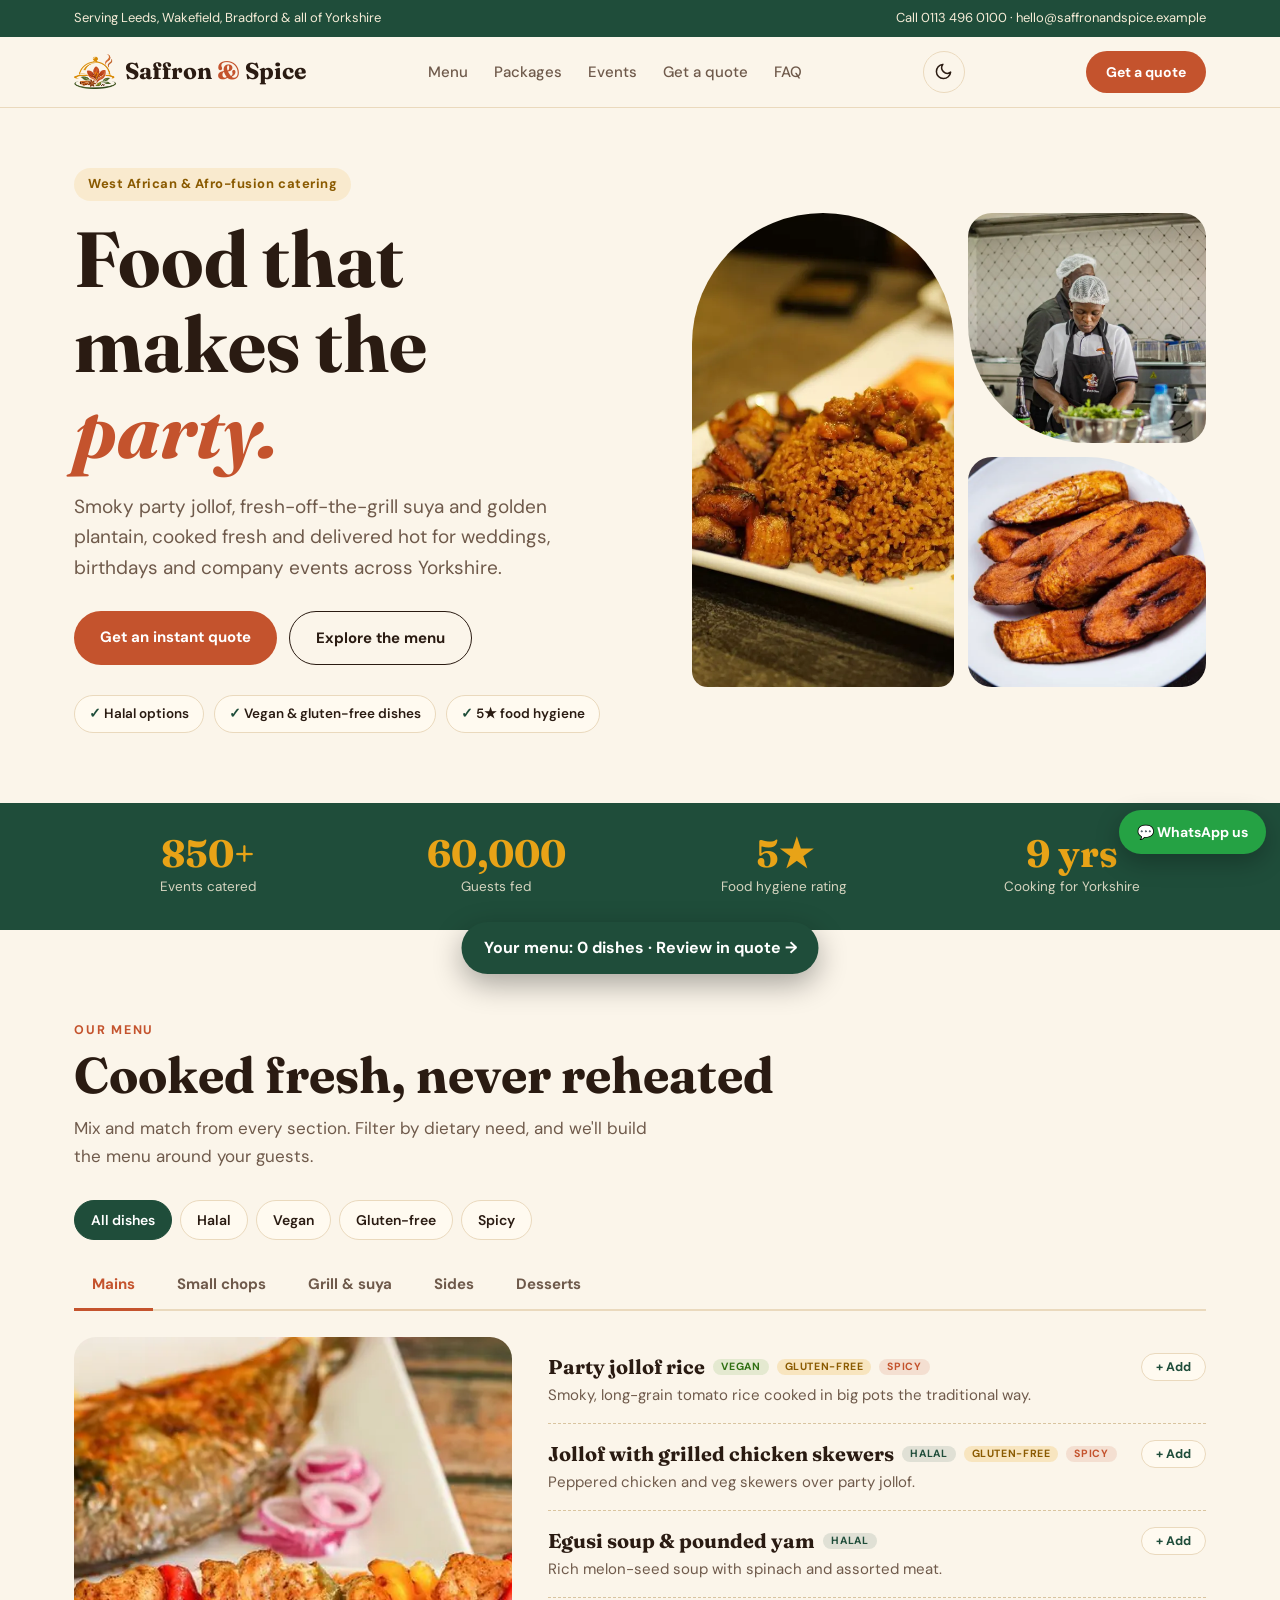
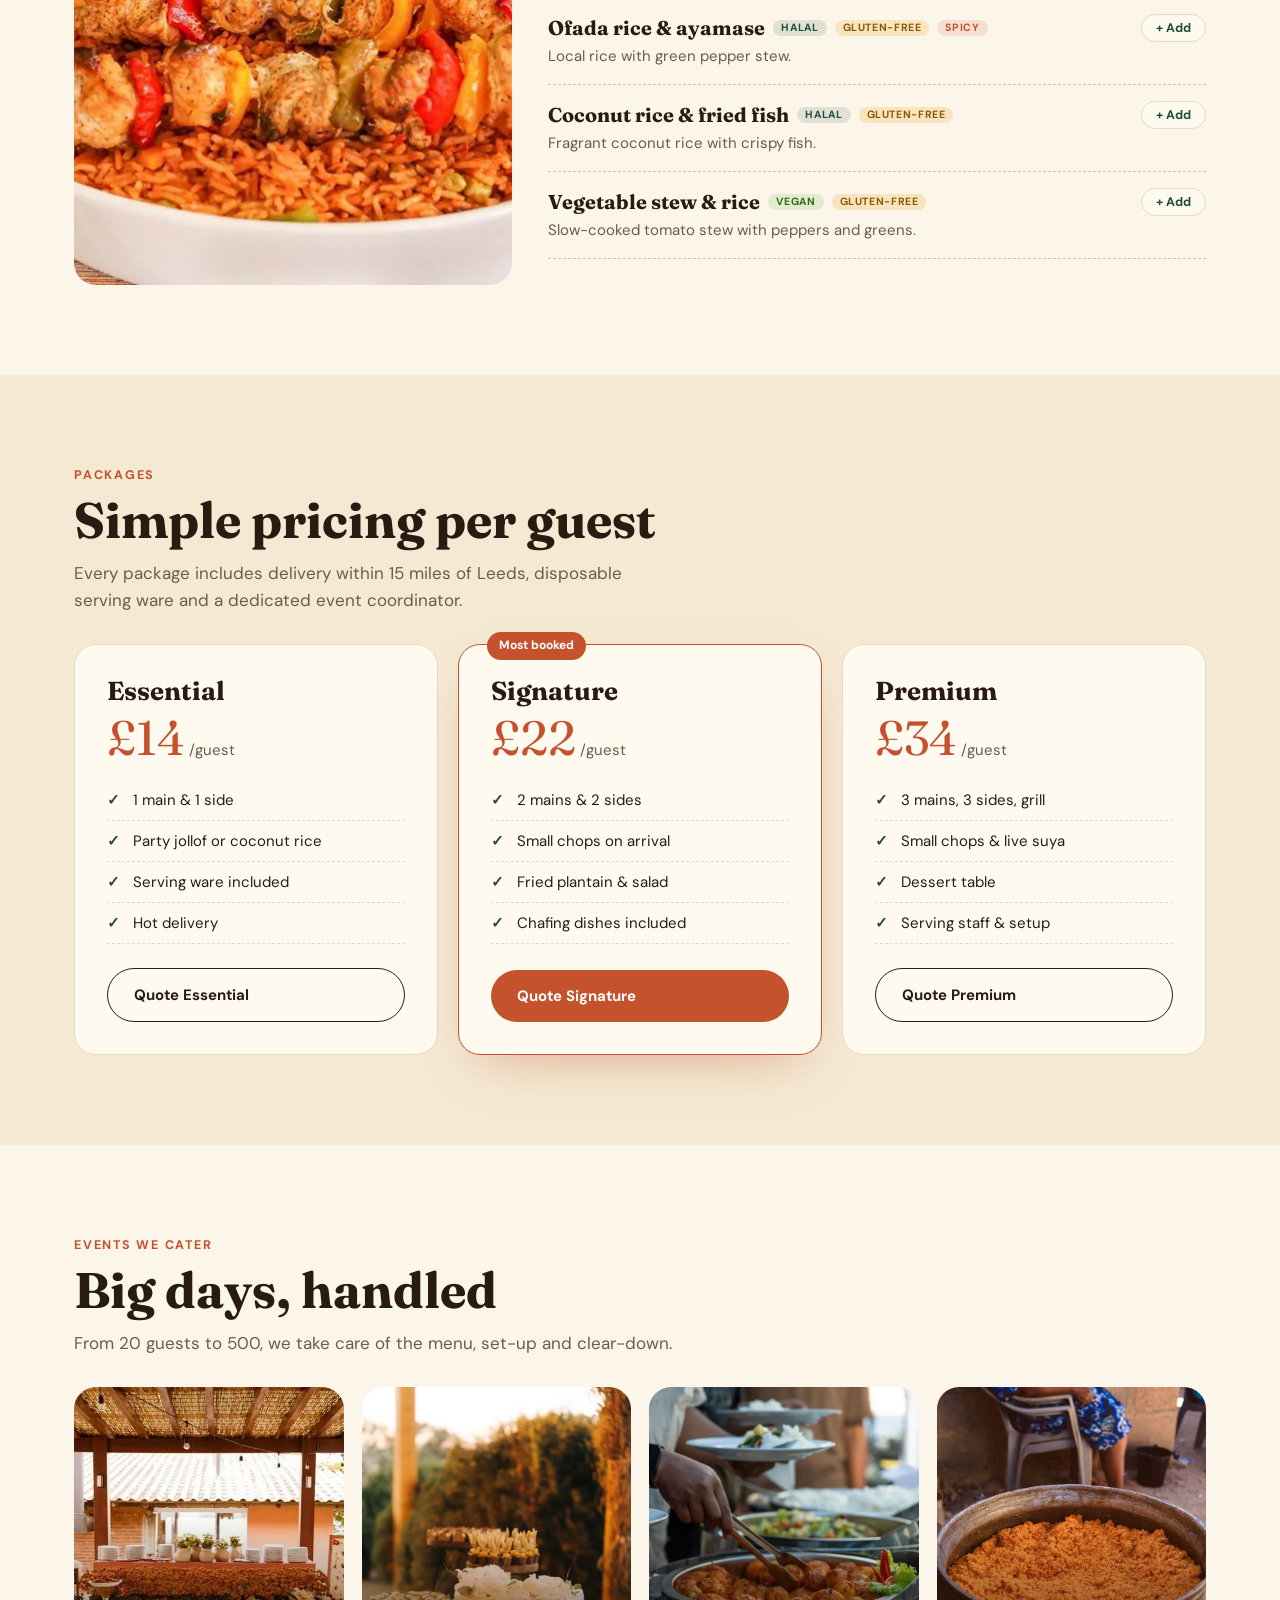
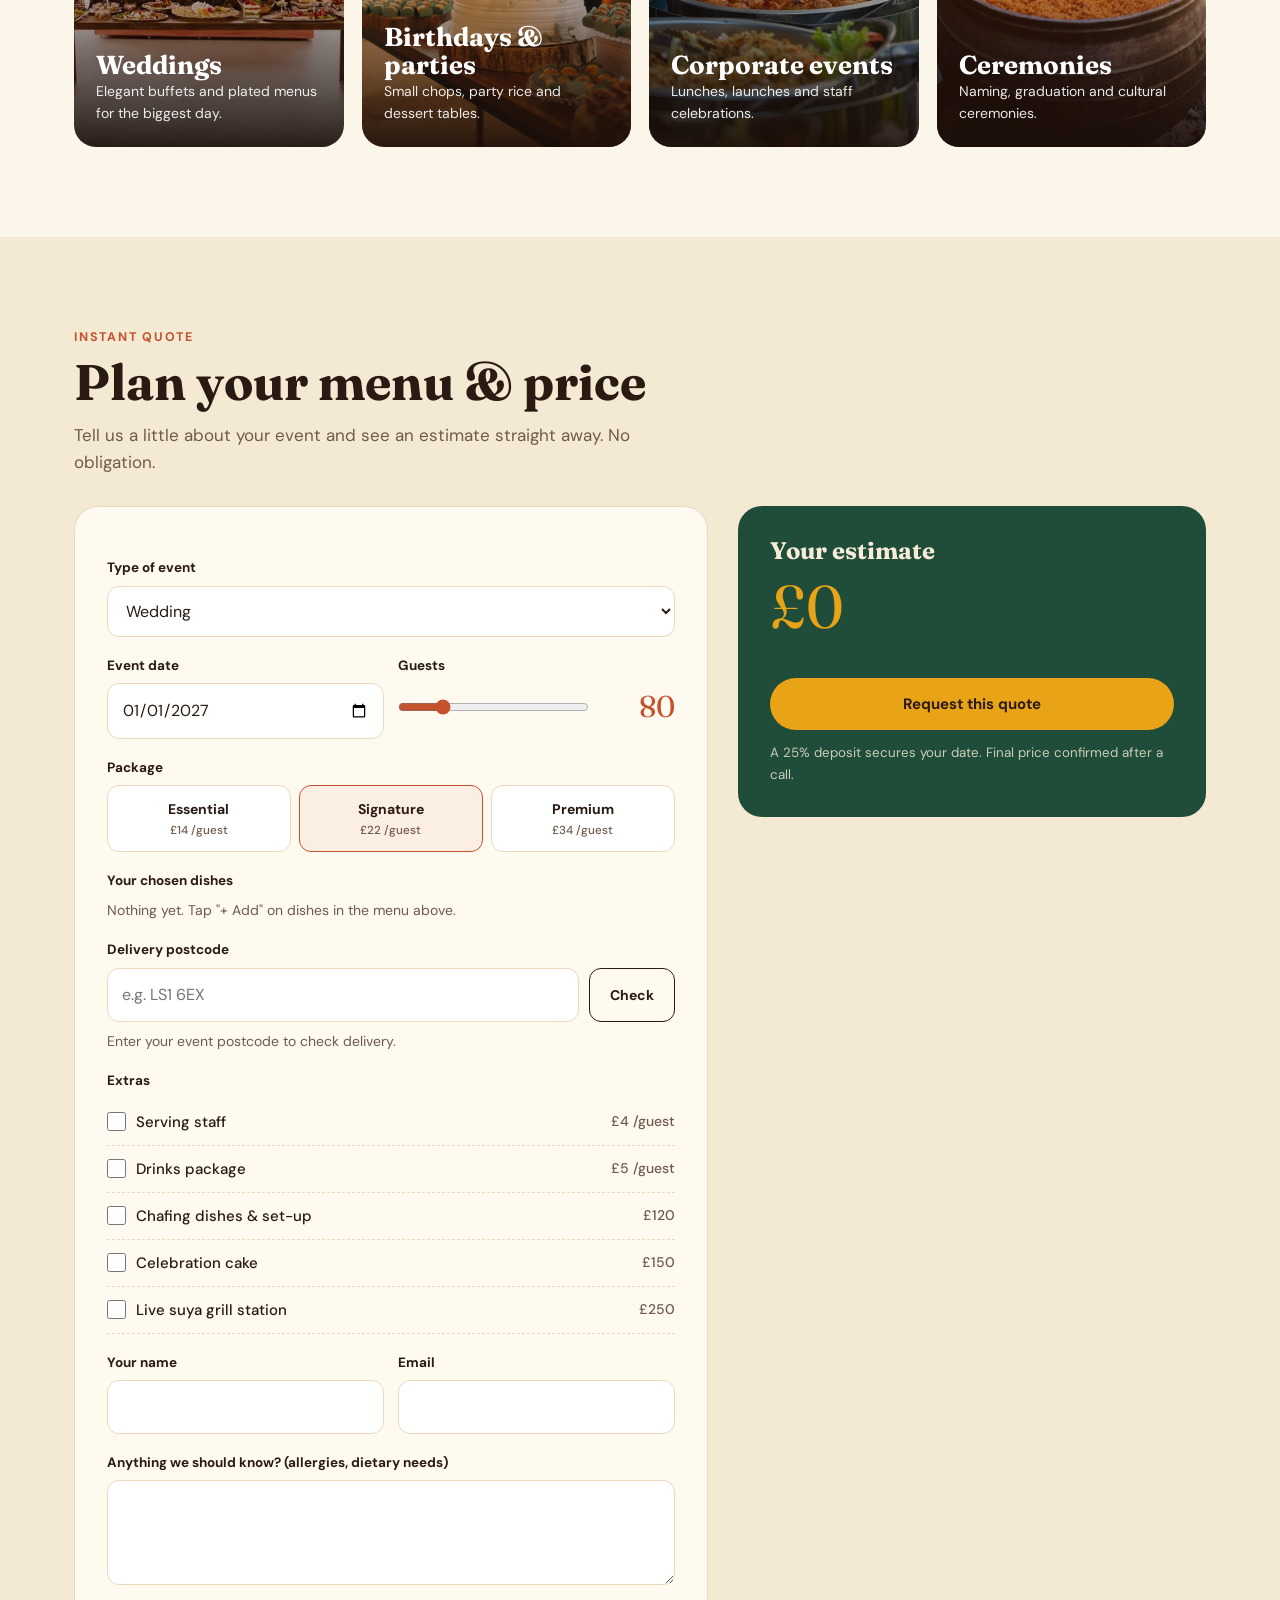
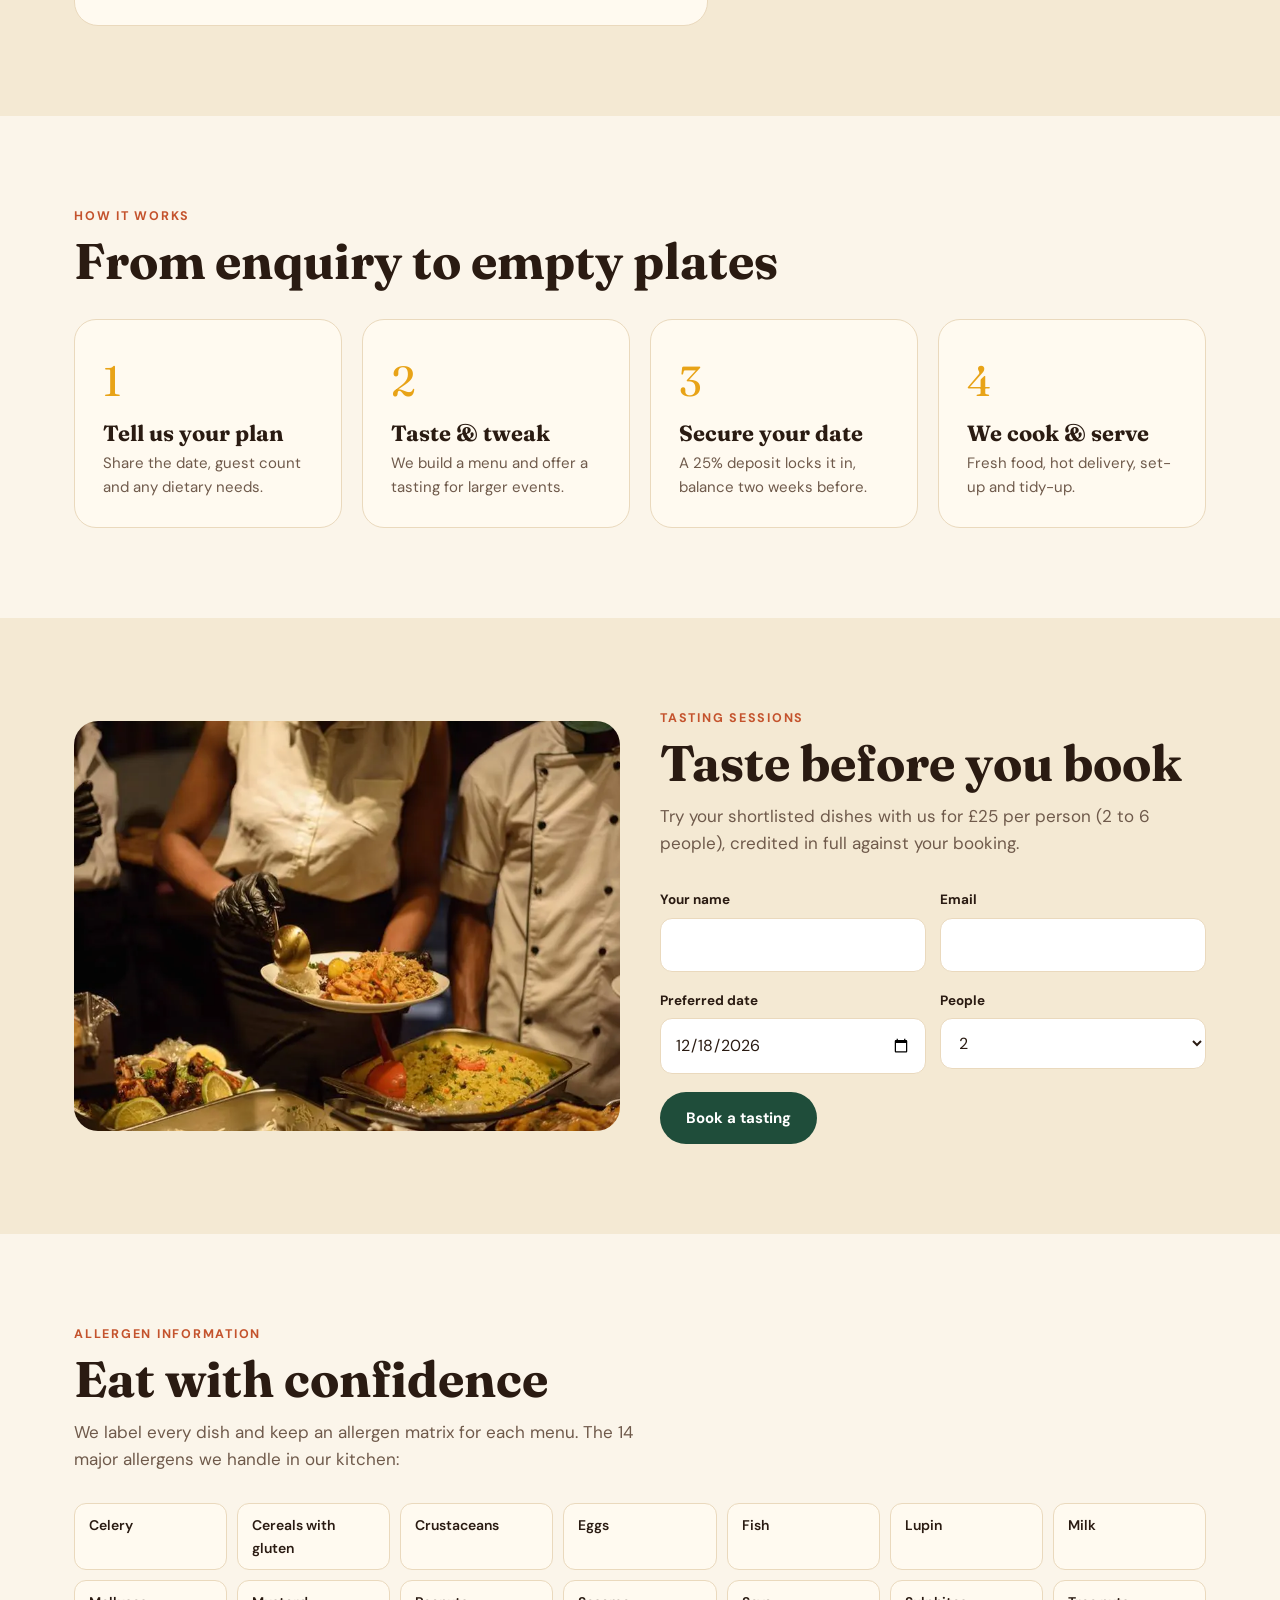
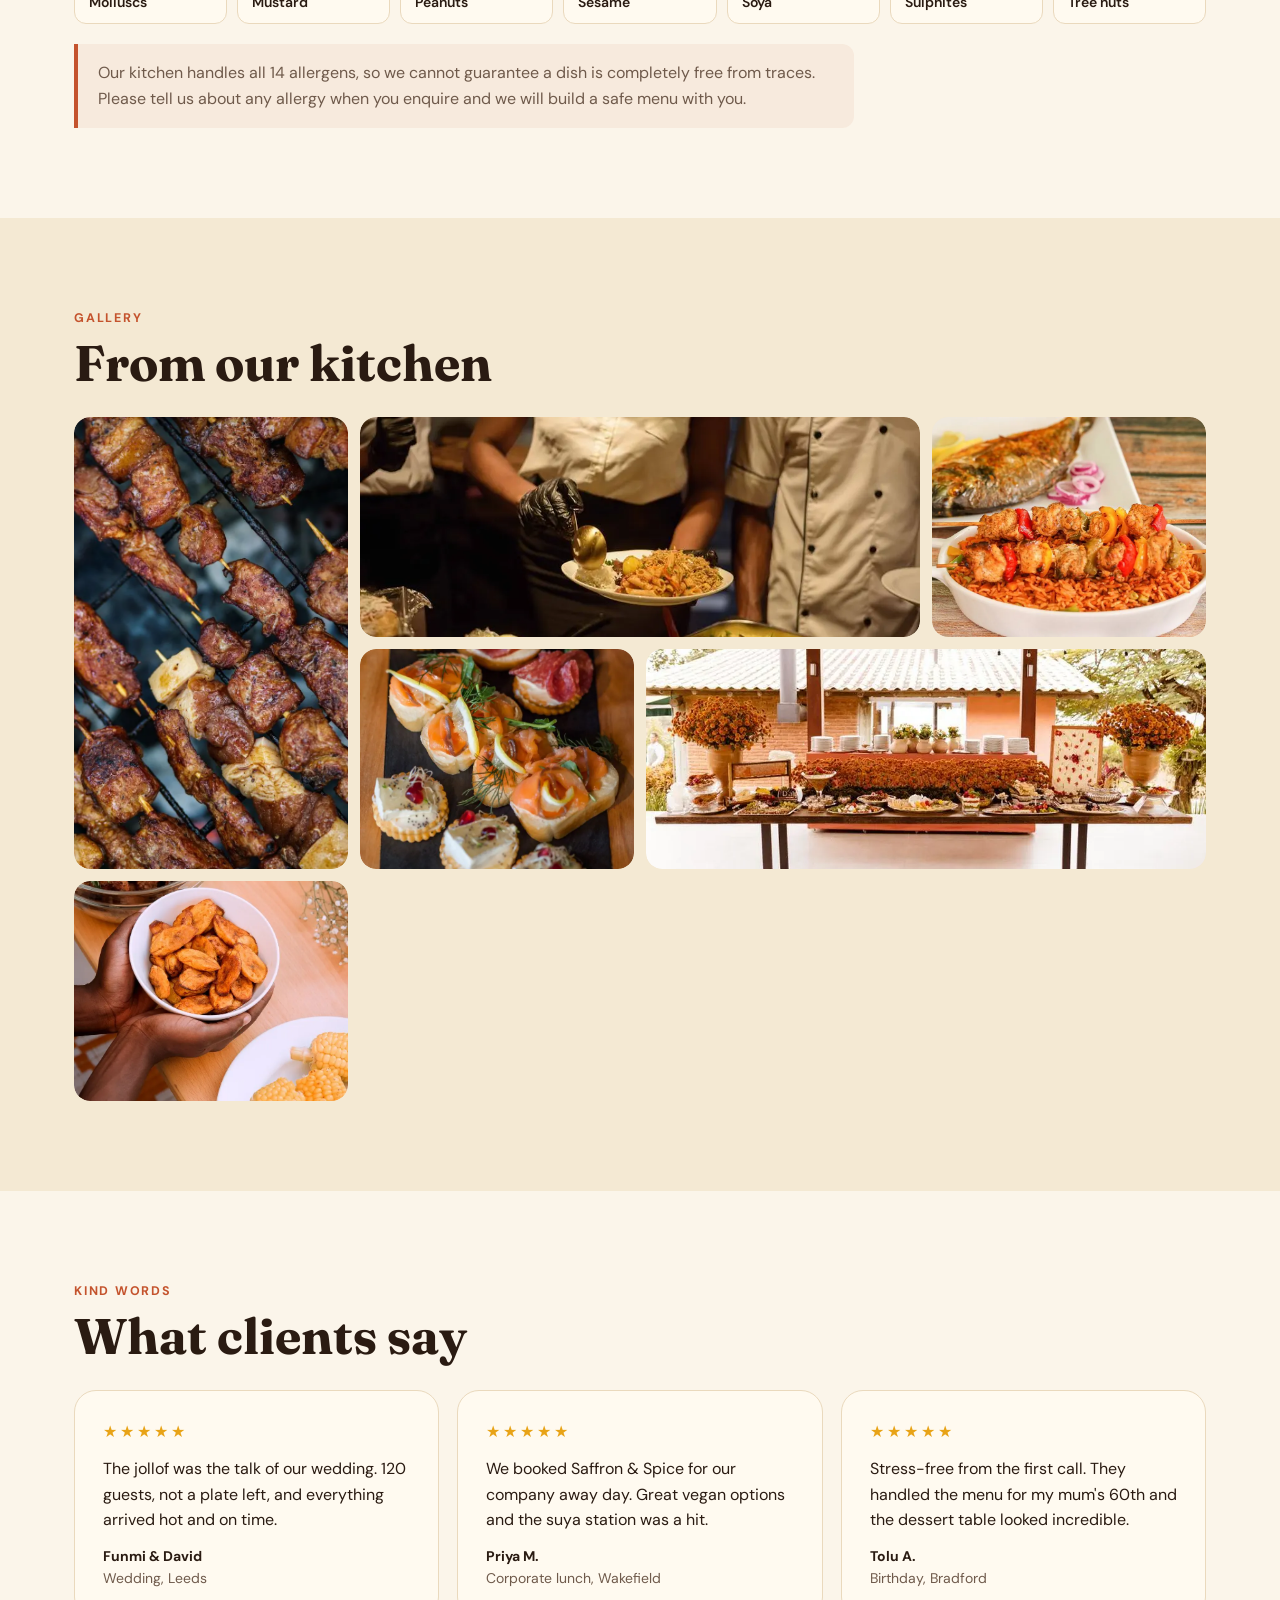
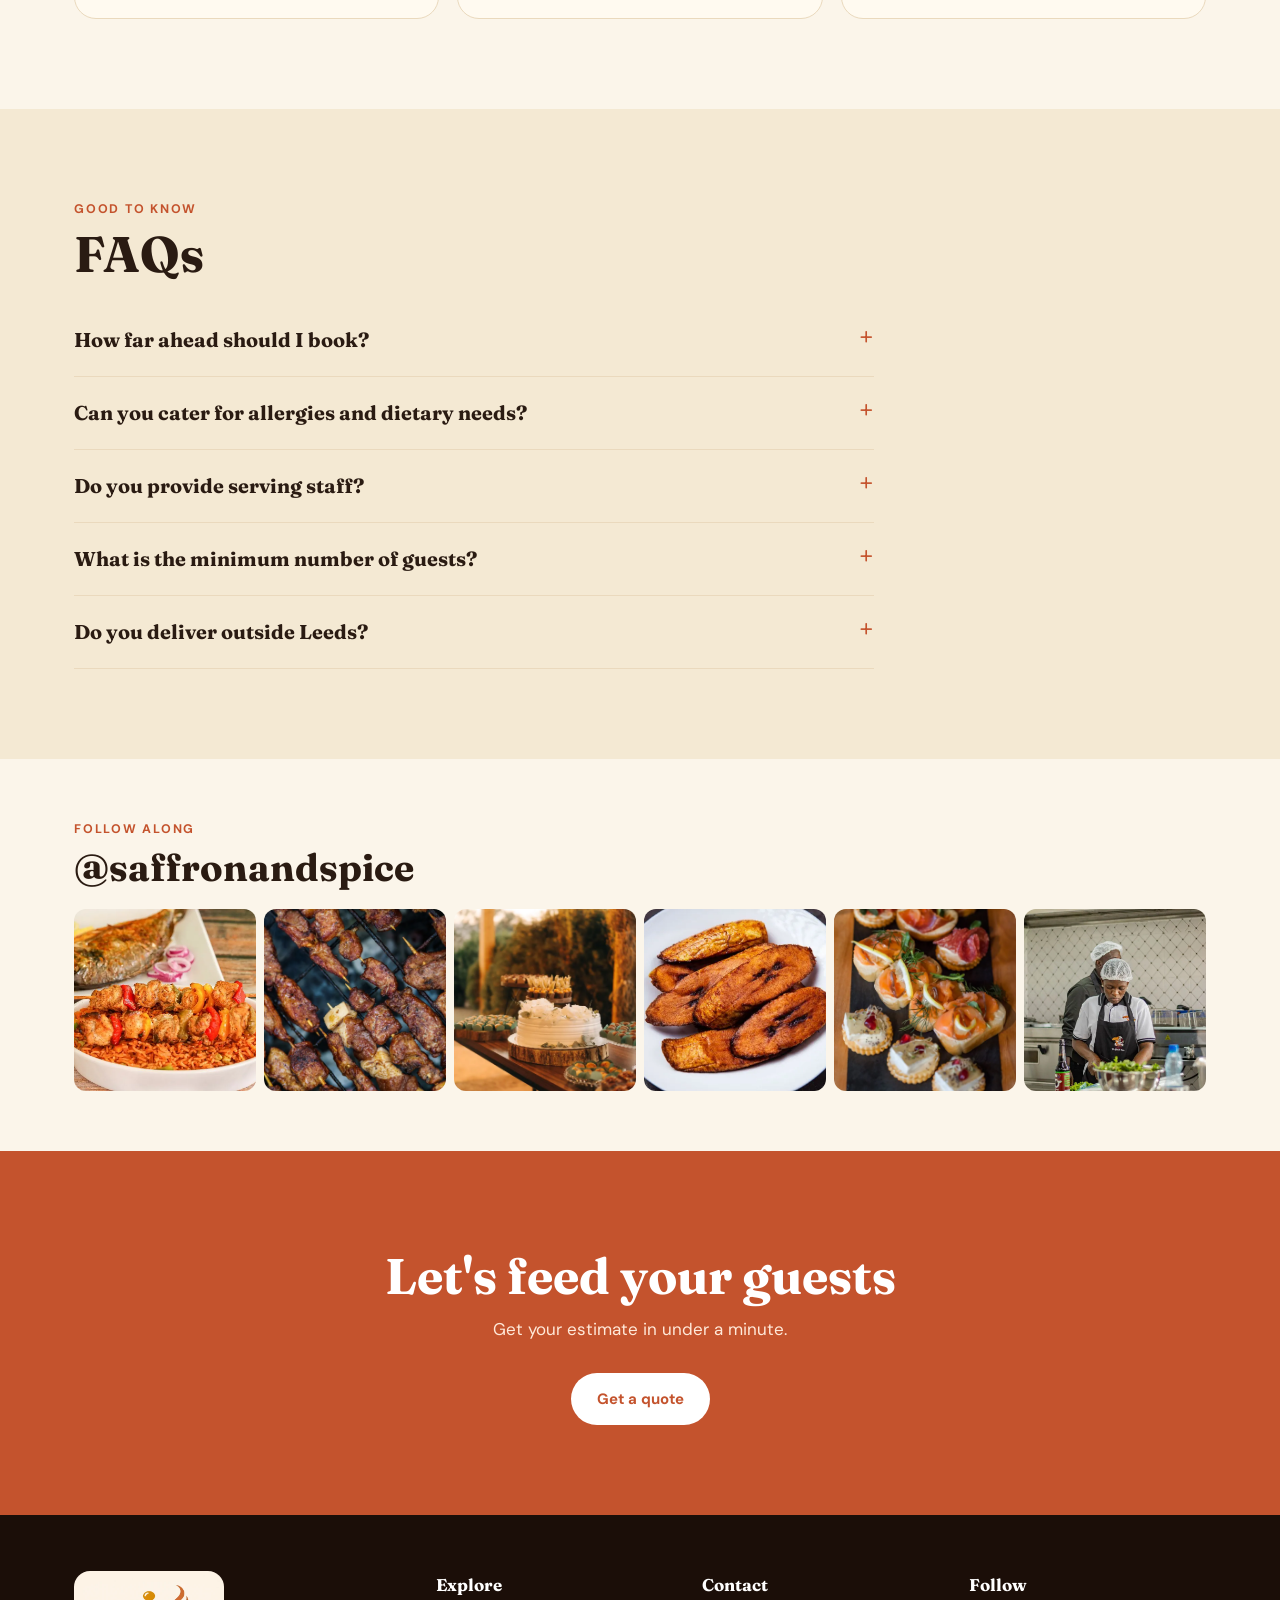
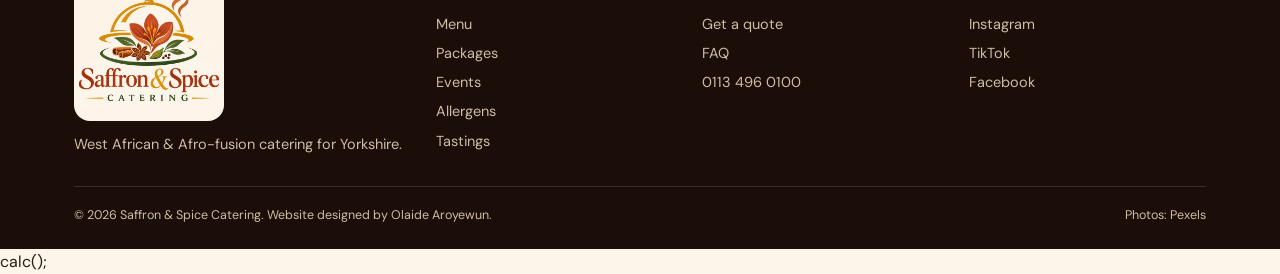
<file: sites/catering.html>
<!DOCTYPE html>
<html lang="en-GB">
<head>
<meta charset="utf-8"><meta name="viewport" content="width=device-width, initial-scale=1">
<title>Saffron & Spice Catering — West African & Afro-fusion catering in Leeds</title>
<meta name="description" content="Weddings, birthdays and corporate events catered with party jollof, suya, small chops and more. Get an instant quote.">
<link rel="icon" href="data:image/svg+xml,%3Csvg xmlns='http://www.w3.org/2000/svg' viewBox='0 0 32 32'%3E%3Ccircle cx='16' cy='16' r='15' fill='%23c4532d'/%3E%3Cpath d='M8 19c0-5 3.6-9 8-9s8 4 8 9H8z' fill='%23fbf5ea'/%3E%3C/svg%3E">
<link href="https://fonts.googleapis.com/css2?family=DM+Sans:wght@400;500;600;700&family=Fraunces:wght@600;700&display=swap" rel="stylesheet">
<style>
:root{--terb:#c4532d;--grt:#1f4d3a;--wh:#fff;--navbg:rgba(251,245,234,.94);--dashc:#d9c49f;--foot:#1b0e08;--cta2:#fff;--bg:#fbf5ea;--bg2:#f4e9d3;--ink:#2a1b12;--mut:#6f5a4b;--ter:#c4532d;--saf:#e8a317;--grn:#1f4d3a;--card:#fffaf0;--line:#ead9bd}
*{box-sizing:border-box;margin:0;padding:0}html{scroll-behavior:smooth}
body{background:var(--bg);color:var(--ink);font-family:'DM Sans',sans-serif;line-height:1.6;-webkit-font-smoothing:antialiased}
a{color:inherit}button{font:inherit;color:inherit;cursor:pointer}img{max-width:100%}
h1,h2,h3,.serif{font-family:'Fraunces',serif;font-weight:700;line-height:1.1}
.wrap{max-width:1180px;margin:0 auto;padding:0 24px}
.top{background:var(--grn);color:#f6ecd7;font-size:13px}.top .wrap{display:flex;justify-content:space-between;gap:10px;padding-top:8px;padding-bottom:8px;flex-wrap:wrap}
nav{position:sticky;top:0;z-index:40;background:var(--navbg);backdrop-filter:blur(10px);border-bottom:1px solid var(--line)}
nav .wrap{display:flex;justify-content:space-between;align-items:center;height:70px;position:relative}
.lgm{height:35px;width:auto;display:block}.flogo{width:150px;height:150px;border-radius:16px;display:block;margin-bottom:12px}
.logo{font-family:Fraunces,serif;font-weight:700;font-size:23px;text-decoration:none;display:flex;align-items:center;gap:9px}.logo b{color:var(--ter)}
nav ul{display:flex;gap:26px;list-style:none;font-size:15px;font-weight:500}nav ul a{text-decoration:none;color:var(--mut)}nav ul a:hover{color:var(--ter)}
.btn{display:inline-block;padding:14px 26px;border-radius:999px;font-weight:700;font-size:15px;text-decoration:none;background:var(--terb);color:#fff;border:0;transition:.2s}.btn:hover{background:#a8431f;transform:translateY(-2px)}
.btn.g{background:none;color:var(--ink);border:1.5px solid var(--ink)}.btn.g:hover{background:var(--ink);color:#fff}.btn.sm{padding:10px 20px;font-size:14px}.btn.gr{background:var(--grn)}.btn.gr:hover{background:#163a2b}
.burger{display:none;background:none;border:1px solid var(--line);width:44px;height:44px;border-radius:10px;align-items:center;justify-content:center;flex-direction:column;gap:5px}.burger i{display:block;width:20px;height:2px;background:var(--ink)}
@media(max-width:900px){.burger{display:flex}nav .wrap>.btn{display:none}nav ul{display:none;position:absolute;top:70px;left:0;right:0;flex-direction:column;gap:0;background:var(--bg);padding:6px 24px 16px;border-bottom:1px solid var(--line);box-shadow:0 20px 30px #0002}nav ul.open{display:flex}nav ul li a{display:block;padding:14px 0;border-bottom:1px solid var(--line)}}
.hero .wrap{display:grid;grid-template-columns:1.05fr .95fr;gap:50px;align-items:center;padding-top:60px;padding-bottom:70px}@media(max-width:940px){.hero .wrap{grid-template-columns:1fr;padding-top:36px}}
.kick{display:inline-block;background:#e8a31722;color:#8a5a00;padding:6px 14px;border-radius:999px;font-weight:700;font-size:13px;letter-spacing:.04em}
h1{font-size:clamp(42px,6.4vw,78px);margin:16px 0 18px}h1 em{color:var(--ter);font-style:italic}
.lede{font-size:19px;color:var(--mut);max-width:520px}
.ctas{display:flex;gap:12px;flex-wrap:wrap;margin-top:28px}
.badges{display:flex;gap:10px;flex-wrap:wrap;margin-top:30px}.badges span{background:var(--card);border:1px solid var(--line);padding:7px 14px;border-radius:999px;font-size:13.5px;font-weight:600}.badges span:before{content:"✓ ";color:var(--grt)}
.collage{display:grid;grid-template-columns:1.1fr 1fr;grid-template-rows:230px 230px;gap:14px}.collage img{width:100%;height:100%;object-fit:cover;display:block}.collage .a{grid-row:span 2;border-radius:200px 200px 24px 24px}.collage .b{border-radius:24px 24px 24px 120px}.collage .c{border-radius:24px 120px 24px 24px}
@media(max-width:560px){.collage{grid-template-rows:170px 170px}}
.strip{background:var(--grn);color:#f6ecd7}.strip .wrap{display:grid;grid-template-columns:repeat(4,1fr);gap:20px;padding-top:32px;padding-bottom:32px;text-align:center}@media(max-width:700px){.strip .wrap{grid-template-columns:1fr 1fr}}
.strip b{display:block;font-family:Fraunces;font-size:38px;color:var(--saf);line-height:1}.strip span{font-size:13.5px;opacity:.85}
section{padding:90px 0}.alt{background:var(--bg2)}
.eyebrow{color:var(--ter);font-weight:700;letter-spacing:.14em;text-transform:uppercase;font-size:12.5px}
h2.t{font-size:clamp(32px,4.6vw,50px);margin:8px 0 12px}.sub{color:var(--mut);max-width:600px;font-size:17px;margin-bottom:30px}
.chips{display:flex;gap:8px;flex-wrap:wrap;margin-bottom:14px}.chip{padding:8px 16px;border-radius:999px;border:1.5px solid var(--line);background:var(--card);font-weight:600;font-size:14px}.chip.on{background:var(--grn);border-color:var(--grn);color:#fff}
.tabs{display:flex;gap:6px;flex-wrap:wrap;margin:18px 0 26px;border-bottom:2px solid var(--line)}.tab{padding:12px 18px;background:none;border:0;font-weight:700;font-size:15px;color:var(--mut);position:relative;top:2px;border-bottom:3px solid transparent}.tab.on{color:var(--ter);border-color:var(--ter)}
.panel{display:none;grid-template-columns:.8fr 1.2fr;gap:36px;align-items:start}.panel.on{display:grid}@media(max-width:860px){.panel.on{grid-template-columns:1fr}}
.panel>img{width:100%;border-radius:22px;aspect-ratio:4/5;max-height:560px;object-fit:cover;position:sticky;top:96px}@media(max-width:860px){.panel>img{aspect-ratio:16/10;position:static}}
.dish{padding:16px 0;border-bottom:1px dashed var(--dashc)}.dish h3{font-size:20px;display:flex;gap:8px;align-items:center;flex-wrap:wrap}.dish p{color:var(--mut);font-size:15px;margin-top:2px}
.tg{font-family:'DM Sans';font-size:10.5px;font-weight:700;letter-spacing:.06em;padding:2px 8px;border-radius:999px;text-transform:uppercase}.tg.h{background:#1f4d3a1f;color:var(--grt)}.tg.v{background:#4c9a2a22;color:#2f6f12}.tg.gf{background:#e8a31733;color:#8a5a00}.tg.s{background:#c4532d22;color:var(--ter)}
.empty{display:none;color:var(--mut);padding:20px 0}
.pk{display:grid;grid-template-columns:repeat(auto-fit,minmax(270px,1fr));gap:20px;align-items:stretch}
.pkg{background:var(--card);border:1.5px solid var(--line);border-radius:22px;padding:32px;display:flex;flex-direction:column;position:relative}.pkg.f{border-color:var(--ter);box-shadow:0 20px 50px -25px #c4532d88}.pkg.f:before{content:"Most booked";position:absolute;top:-13px;left:28px;background:var(--terb);color:#fff;font-size:12px;font-weight:700;padding:4px 12px;border-radius:999px}
.pkg h3{font-size:26px}.pkg .p{font-family:Fraunces;font-size:48px;color:var(--ter);margin:8px 0 2px;line-height:1}.pkg .p small{font-family:'DM Sans';font-size:15px;color:var(--mut)}.pkg ul{list-style:none;margin:16px 0 24px;flex:1}.pkg li{padding:8px 0 8px 26px;position:relative;border-bottom:1px dashed var(--line);font-size:15px}.pkg li:before{content:"✓";position:absolute;left:0;color:var(--grt);font-weight:700}
.ev{display:grid;grid-template-columns:repeat(auto-fit,minmax(240px,1fr));gap:18px}.evc{position:relative;border-radius:22px;overflow:hidden;aspect-ratio:3/4;color:#fff}.evc img{position:absolute;inset:0;width:100%;height:100%;object-fit:cover;transition:transform .6s}.evc:hover img{transform:scale(1.06)}.evc div{position:absolute;inset:0;padding:22px;display:flex;flex-direction:column;justify-content:flex-end;background:linear-gradient(transparent 35%,#1b0e08ee)}.evc h3{font-size:26px}.evc p{font-size:14px;opacity:.9}
.qb{display:grid;grid-template-columns:1.15fr .85fr;gap:30px;align-items:start}@media(max-width:900px){.qb{grid-template-columns:1fr}}
.card{background:var(--card);border:1.5px solid var(--line);border-radius:24px;padding:32px}
label{display:block;font-weight:700;font-size:13.5px;margin:18px 0 7px}
select,input[type=date],input[type=text],input[type=email],input[type=tel],textarea{width:100%;background:var(--wh);border:1.5px solid var(--line);padding:13px 14px;border-radius:12px;font:inherit;color:var(--ink)}select:focus,input:focus,textarea:focus{outline:2px solid var(--ter);outline-offset:1px}
.row2{display:grid;grid-template-columns:1fr 1fr;gap:14px}@media(max-width:560px){.row2{grid-template-columns:1fr}}
.rng{display:flex;align-items:center;gap:16px}.rng input{flex:1;accent-color:var(--ter)}.rng output{font-family:Fraunces;font-size:30px;color:var(--ter);min-width:70px;text-align:right}
.pkopts{display:grid;grid-template-columns:repeat(3,1fr);gap:8px}.po{padding:12px 6px;border:1.5px solid var(--line);border-radius:12px;background:var(--wh);text-align:center;font-weight:700;font-size:14px}.po small{display:block;font-weight:500;color:var(--mut)}.po.on{border-color:var(--ter);background:#c4532d12}
.ex{display:flex;align-items:center;gap:10px;padding:11px 0;border-bottom:1px dashed var(--line);font-weight:500;font-size:15px;margin:0;cursor:pointer}.ex input{width:19px;height:19px;accent-color:var(--ter)}.ex span{margin-left:auto;color:var(--mut);font-size:14px}
.est{background:var(--grn);color:#f6ecd7;border-radius:24px;padding:32px;position:sticky;top:96px}.est h3{font-size:24px;margin-bottom:12px}.est .tot{font-family:Fraunces;font-size:60px;color:var(--saf);line-height:1}.est small{opacity:.8}.est table{width:100%;margin:18px 0;border-collapse:collapse;font-size:15px}.est td{padding:7px 0;border-bottom:1px solid #ffffff22}.est td:last-child{text-align:right}.est .btn{width:100%;text-align:center;background:var(--saf);color:#2a1b12;margin-top:6px}.est .btn:hover{background:#f4b92c}
.okq{display:none;text-align:center;padding:10px}.okq h3{font-size:28px;color:var(--saf)}.okq p{margin-top:8px}
.steps{display:grid;grid-template-columns:repeat(auto-fit,minmax(230px,1fr));gap:20px}.step{padding:28px;background:var(--card);border:1.5px solid var(--line);border-radius:22px}.step i{font-style:normal;font-family:Fraunces;font-size:42px;color:var(--saf)}.step h3{font-size:22px;margin:6px 0}.step p{color:var(--mut);font-size:15px}
.gal{display:grid;grid-template-columns:repeat(4,1fr);grid-auto-rows:220px;gap:12px}.gal img{width:100%;height:100%;object-fit:cover;border-radius:16px;display:block;transition:transform .5s}.gal figure{overflow:hidden;border-radius:16px}.gal figure:hover img{transform:scale(1.06)}.gal .w{grid-column:span 2}.gal .t{grid-row:span 2}@media(max-width:760px){.gal{grid-template-columns:1fr 1fr;grid-auto-rows:170px}}
.rev{display:grid;grid-template-columns:repeat(auto-fit,minmax(280px,1fr));gap:18px}.rv{background:var(--card);border:1.5px solid var(--line);border-radius:22px;padding:28px;display:flex;flex-direction:column;gap:12px}.st{color:var(--saf);letter-spacing:3px}.rv p{flex:1}.rv .who{font-size:14px;color:var(--mut)}.rv .who b{color:var(--ink);display:block}
.faq{max-width:800px}.q{border-bottom:1.5px solid var(--line)}.q button{width:100%;text-align:left;background:none;border:0;padding:20px 0;display:flex;justify-content:space-between;gap:16px;font-family:Fraunces;font-size:20px;font-weight:700}.q button:after{content:"+";color:var(--ter);font-size:26px;line-height:1}.q.on button:after{content:"–"}.q div{display:none;color:var(--mut);padding:0 0 20px;max-width:660px}.q.on div{display:block}
.cta{background:var(--terb);color:#fff;text-align:center}.cta .sub{color:#ffe9d9;margin-inline:auto}.cta .btn{background:var(--wh);color:var(--ter)}
footer{background:var(--foot);color:#cdbca6;padding:56px 0 24px;font-size:14.5px}.fg{display:grid;grid-template-columns:1.4fr 1fr 1fr 1fr;gap:30px}@media(max-width:860px){.fg{grid-template-columns:1fr 1fr}}footer h4{font-family:Fraunces;color:#fff;margin-bottom:12px;font-size:17px}footer a{display:block;text-decoration:none;padding:3px 0}footer a:hover{color:var(--saf)}.copy{margin-top:30px;padding-top:18px;border-top:1px solid #ffffff22;display:flex;justify-content:space-between;gap:10px;flex-wrap:wrap;font-size:12.5px}
.ribbon{position:fixed;right:0;bottom:0;z-index:99;background:#000d;color:#fff;font:600 11px/1 system-ui,sans-serif;letter-spacing:.06em;padding:8px 12px;border-top-left-radius:10px;text-transform:uppercase}
.totop{position:fixed;left:16px;bottom:16px;z-index:40;width:44px;height:44px;border-radius:50%;background:var(--terb);color:#fff;border:0;font-size:20px;font-weight:700;opacity:0;pointer-events:none;transition:.3s}.totop.on{opacity:1;pointer-events:auto}

.add{margin-left:auto;background:var(--card);border:1.5px solid var(--line);border-radius:999px;padding:5px 14px;font:700 12.5px 'DM Sans';color:var(--grt)}.add:hover{border-color:var(--grt)}.add.on{background:var(--grn);border-color:var(--grn);color:#fff}
.mbar{position:fixed;left:50%;bottom:16px;transform:translate(-50%,90px);z-index:45;background:var(--grn);color:#fff;border:0;border-radius:999px;padding:13px 22px;font-weight:700;box-shadow:0 10px 30px #0005;transition:.35s;white-space:nowrap}.mbar.on{transform:translate(-50%,0)}
.wa{position:fixed;right:14px;bottom:46px;z-index:44;background:#25a244;color:#fff;border-radius:999px;padding:11px 18px;font-weight:700;font-size:14px;text-decoration:none;box-shadow:0 8px 24px #0004}.wa:hover{background:#1c8a37}
@media(max-width:560px){.wa span{display:none}.wa{padding:12px 14px}}
.chosen{display:flex;gap:6px;flex-wrap:wrap;margin-bottom:4px}.chosen span{background:#1f4d3a18;color:var(--grt);border-radius:999px;padding:5px 6px 5px 12px;font-size:13px;font-weight:600;display:inline-flex;gap:6px;align-items:center}.chosen button{background:none;border:0;font-size:17px;line-height:1;color:var(--grt)}.chosen em{color:var(--mut);font-style:normal;font-size:14px}
.dv{display:flex;gap:10px}.dv input{flex:1}.dv .btn{padding:11px 20px;border-radius:12px}.dvm{font-size:14px;margin-top:8px;color:var(--mut)}.dvm.ok{color:var(--grt);font-weight:600}.dvm.no{color:var(--ter);font-weight:600}
.tasting{display:grid;grid-template-columns:1fr 1fr;gap:40px;align-items:center}@media(max-width:860px){.tasting{grid-template-columns:1fr}}.tasting>img{width:100%;border-radius:24px;aspect-ratio:4/3;object-fit:cover}
.alg{display:grid;grid-template-columns:repeat(auto-fit,minmax(150px,1fr));gap:10px;margin:20px 0}.alg span{background:var(--card);border:1.5px solid var(--line);border-radius:12px;padding:10px 14px;font-weight:600;font-size:14px}.note{background:#c4532d12;border-left:4px solid var(--ter);padding:16px 20px;border-radius:0 12px 12px 0;color:var(--mut);max-width:780px}
.ig{display:grid;grid-template-columns:repeat(6,1fr);gap:8px;margin-top:20px}.ig a{aspect-ratio:1;overflow:hidden;display:block;border-radius:12px}.ig img{width:100%;height:100%;object-fit:cover;transition:transform .5s;display:block}.ig a:hover img{transform:scale(1.1)}@media(max-width:760px){.ig{grid-template-columns:repeat(3,1fr)}}
.tbtn{width:42px;height:42px;border-radius:50%;border:1.5px solid var(--line);background:transparent;color:var(--ink);display:grid;place-items:center;flex:none;cursor:pointer;transition:.2s}.tbtn:hover{border-color:var(--ink)}.tbtn .su{display:none}html[data-theme=night] .tbtn .su{display:block}html[data-theme=night] .tbtn .mo{display:none}body,nav,section,footer{transition:background-color .25s,color .25s}
html[data-theme=night]{color-scheme:dark;--bg:#14100c;--bg2:#1c1610;--ink:#f3e8d4;--mut:#b6a58d;--ter:#ee8a5f;--terb:#b9481f;--saf:#f0b73a;--grn:#1b3a2b;--grt:#8fd3a8;--card:#201912;--line:#35291c;--wh:#2a2118;--navbg:rgba(20,16,12,.94);--dashc:#4a3b28;--foot:#0b0806}
html[data-theme=night] .tg.v{color:#a6dd7e;background:#6fbf4533}
html[data-theme=night] .tg.gf,html[data-theme=night] .kick{color:#f0b73a}
html[data-theme=night] .tg.h{background:#8fd3a822}
html[data-theme=night] .cta{background:#8a3418}
html[data-theme=night] .cta .btn{background:#f3e8d4;color:#8a3418}
html[data-theme=night] .pkg.f{box-shadow:0 20px 50px -25px #b9481f99}
html[data-theme=night] nav ul{box-shadow:none}
html[data-theme=night] .est{background:#1b3a2b}
html[data-theme=night] .po.on,html[data-theme=night] .note{background:#ee8a5f18}
html[data-theme=night] .chosen span{background:#8fd3a81c}
html[data-theme=night] img{filter:brightness(.92)}
html[data-theme=night] .mbar{background:#1b3a2b}

</style>
<script>(function(){try{var t=localStorage.getItem('theme');if(!t)t=matchMedia('(prefers-color-scheme:dark)').matches?'night':'day';document.documentElement.dataset.theme=t}catch(e){document.documentElement.dataset.theme='day'}})()</script><meta name="theme-color" content="#fbf5ea" data-d="#fbf5ea" data-n="#14100c"></head>
<body>
<div class="top"><div class="wrap"><span>Serving Leeds, Wakefield, Bradford &amp; all of Yorkshire</span><span>Call 0113 496 0100 · hello@saffronandspice.example</span></div></div>
<nav><div class="wrap"><a class="logo" href="#top"><img class="lgm" src="img/catering-emblem.webp" alt="" width="42" height="35"><span>Saffron <b>&amp;</b> Spice</span></a>
<ul id="menu"><li><a href="#menu-sec">Menu</a></li><li><a href="#packages">Packages</a></li><li><a href="#events">Events</a></li><li><a href="#quote">Get a quote</a></li><li><a href="#faq">FAQ</a></li></ul><button class="tbtn" id="theme" type="button" aria-label="Switch to night mode" title="Day / night mode"><svg class="mo" width="19" height="19" viewBox="0 0 24 24" fill="none" stroke="currentColor" stroke-width="1.9" stroke-linecap="round" stroke-linejoin="round"><path d="M21 12.8A9 9 0 1 1 11.2 3a7 7 0 0 0 9.8 9.8z"/></svg><svg class="su" width="19" height="19" viewBox="0 0 24 24" fill="none" stroke="currentColor" stroke-width="1.9" stroke-linecap="round"><circle cx="12" cy="12" r="4"/><path d="M12 2v2M12 20v2M4.9 4.9l1.4 1.4M17.7 17.7l1.4 1.4M2 12h2M20 12h2M4.9 19.1l1.4-1.4M17.7 6.3l1.4-1.4"/></svg></button><a class="btn sm" href="#quote">Get a quote</a><button class="burger" id="burger" aria-label="Menu"><i></i><i></i><i></i></button></div></nav>

<header class="hero" id="top"><div class="wrap">
<div><span class="kick">West African &amp; Afro-fusion catering</span><h1>Food that makes the <em>party.</em></h1><p class="lede">Smoky party jollof, fresh-off-the-grill suya and golden plantain, cooked fresh and delivered hot for weddings, birthdays and company events across Yorkshire.</p>
<div class="ctas"><a class="btn" href="#quote">Get an instant quote</a><a class="btn g" href="#menu-sec">Explore the menu</a></div>
<div class="badges"><span>Halal options</span><span>Vegan &amp; gluten-free dishes</span><span>5★ food hygiene</span></div></div>
<div class="collage"><img class="a" src="img/c-jollof2.webp" alt="Jollof rice with fried plantain"><img class="b" src="img/c-chef.webp" alt="Chef plating a dish"><img class="c" src="img/c-plantain.webp" alt="Fried plantain"></div>
</div></header>
<div class="strip"><div class="wrap"><div><b>850+</b><span>Events catered</span></div><div><b>60,000</b><span>Guests fed</span></div><div><b>5★</b><span>Food hygiene rating</span></div><div><b>9 yrs</b><span>Cooking for Yorkshire</span></div></div></div>

<section id="menu-sec"><div class="wrap"><div class="eyebrow">Our menu</div><h2 class="t">Cooked fresh, never reheated</h2><p class="sub">Mix and match from every section. Filter by dietary need, and we'll build the menu around your guests.</p>
<div class="chips" id="chips"><button class="chip on" data-f="all">All dishes</button><button class="chip" data-f="h">Halal</button><button class="chip" data-f="v">Vegan</button><button class="chip" data-f="gf">Gluten-free</button><button class="chip" data-f="s">Spicy</button></div>
<div class="tabs" id="tabs"></div><div id="panels"></div></div></section>

<section id="packages" class="alt"><div class="wrap"><div class="eyebrow">Packages</div><h2 class="t">Simple pricing per guest</h2><p class="sub">Every package includes delivery within 15 miles of Leeds, disposable serving ware and a dedicated event coordinator.</p><div class="pk">
<div class="pkg"><h3>Essential</h3><div class="p">£14<small> /guest</small></div><ul><li>1 main &amp; 1 side</li><li>Party jollof or coconut rice</li><li>Serving ware included</li><li>Hot delivery</li></ul><a class="btn g" href="#quote" data-pk="Essential">Quote Essential</a></div>
<div class="pkg f"><h3>Signature</h3><div class="p">£22<small> /guest</small></div><ul><li>2 mains &amp; 2 sides</li><li>Small chops on arrival</li><li>Fried plantain &amp; salad</li><li>Chafing dishes included</li></ul><a class="btn" href="#quote" data-pk="Signature">Quote Signature</a></div>
<div class="pkg"><h3>Premium</h3><div class="p">£34<small> /guest</small></div><ul><li>3 mains, 3 sides, grill</li><li>Small chops &amp; live suya</li><li>Dessert table</li><li>Serving staff &amp; setup</li></ul><a class="btn g" href="#quote" data-pk="Premium">Quote Premium</a></div></div></div></section>

<section id="events"><div class="wrap"><div class="eyebrow">Events we cater</div><h2 class="t">Big days, handled</h2><p class="sub">From 20 guests to 500, we take care of the menu, set-up and clear-down.</p><div class="ev">
<div class="evc"><img src="img/c-buffet.webp" alt="" loading="lazy"><div><h3>Weddings</h3><p>Elegant buffets and plated menus for the biggest day.</p></div></div>
<div class="evc"><img src="img/c-cakes.webp" alt="" loading="lazy"><div><h3>Birthdays &amp; parties</h3><p>Small chops, party rice and dessert tables.</p></div></div>
<div class="evc"><img src="img/c-serve.webp" alt="" loading="lazy"><div><h3>Corporate events</h3><p>Lunches, launches and staff celebrations.</p></div></div>
<div class="evc"><img src="img/c-pot.webp" alt="" loading="lazy"><div><h3>Ceremonies</h3><p>Naming, graduation and cultural ceremonies.</p></div></div></div></div></section>

<section id="quote" class="alt"><div class="wrap"><div class="eyebrow">Instant quote</div><h2 class="t">Plan your menu &amp; price</h2><p class="sub">Tell us a little about your event and see an estimate straight away. No obligation.</p>
<div class="qb"><div class="card" id="qcard"><label for="et">Type of event</label><select id="et"><option>Wedding</option><option>Birthday party</option><option>Corporate event</option><option>Naming or cultural ceremony</option><option>Graduation</option><option>Other</option></select>
<div class="row2"><div><label for="dt">Event date</label><input type="date" id="dt"></div><div><label>Guests</label><div class="rng"><input type="range" id="gs" min="20" max="300" step="5" value="80"><output id="go">80</output></div></div></div>
<label>Package</label><div class="pkopts" id="po"><button type="button" class="po" data-p="Essential">Essential<small>£14 /guest</small></button><button type="button" class="po on" data-p="Signature">Signature<small>£22 /guest</small></button><button type="button" class="po" data-p="Premium">Premium<small>£34 /guest</small></button></div>
<label>Your chosen dishes</label><div class="chosen" id="chosen"></div><label for="pc">Delivery postcode</label><div class="dv"><input type="text" id="pc" placeholder="e.g. LS1 6EX"><button type="button" class="btn g sm" id="pcb">Check</button></div><div class="dvm" id="dvm">Enter your event postcode to check delivery.</div><label>Extras</label><div id="exs"></div>
<div class="row2"><div><label for="qn">Your name</label><input type="text" id="qn"></div><div><label for="qe">Email</label><input type="email" id="qe"></div></div>
<label for="qm">Anything we should know? (allergies, dietary needs)</label><textarea id="qm" rows="3"></textarea></div>
<div class="est"><div id="estv"><h3>Your estimate</h3><div class="tot" id="tot">£0</div><small id="per"></small><table id="tb"></table><p id="qerr" style="display:none;color:#ffb199;margin-bottom:8px;font-size:14px"></p><button class="btn" id="req">Request this quote</button><small style="display:block;margin-top:12px">A 25% deposit secures your date. Final price confirmed after a call.</small></div>
<div class="okq" id="okq"><h3>Request received</h3><p id="okt"></p></div></div></div></div></section>

<section><div class="wrap"><div class="eyebrow">How it works</div><h2 class="t">From enquiry to empty plates</h2><div class="steps" style="margin-top:30px"><div class="step"><i>1</i><h3>Tell us your plan</h3><p>Share the date, guest count and any dietary needs.</p></div><div class="step"><i>2</i><h3>Taste &amp; tweak</h3><p>We build a menu and offer a tasting for larger events.</p></div><div class="step"><i>3</i><h3>Secure your date</h3><p>A 25% deposit locks it in, balance two weeks before.</p></div><div class="step"><i>4</i><h3>We cook &amp; serve</h3><p>Fresh food, hot delivery, set-up and tidy-up.</p></div></div></div></section>

<section id="tasting" class="alt"><div class="wrap"><div class="tasting"><img src="img/c-serving.webp" alt="Food being served" loading="lazy"><div><div class="eyebrow">Tasting sessions</div><h2 class="t">Taste before you book</h2><p class="sub" style="margin-bottom:14px">Try your shortlisted dishes with us for £25 per person (2 to 6 people), credited in full against your booking.</p>
<div id="tf"><div class="row2"><div><label for="tn">Your name</label><input type="text" id="tn"></div><div><label for="te">Email</label><input type="email" id="te"></div></div><div class="row2"><div><label for="td">Preferred date</label><input type="date" id="td"></div><div><label for="tg">People</label><select id="tg"><option>2</option><option>3</option><option>4</option><option>5</option><option>6</option></select></div></div><p id="terr" class="dvm no" style="display:none">Please add your name and email.</p><button class="btn gr" id="tb2" style="margin-top:18px">Book a tasting</button></div>
<div class="note" id="tok" style="display:none"><b>Tasting requested.</b> <span id="tokt"></span></div></div></div></div></section>
<section id="allergens"><div class="wrap"><div class="eyebrow">Allergen information</div><h2 class="t">Eat with confidence</h2><p class="sub">We label every dish and keep an allergen matrix for each menu. The 14 major allergens we handle in our kitchen:</p>
<div class="alg"><span>Celery</span><span>Cereals with gluten</span><span>Crustaceans</span><span>Eggs</span><span>Fish</span><span>Lupin</span><span>Milk</span><span>Molluscs</span><span>Mustard</span><span>Peanuts</span><span>Sesame</span><span>Soya</span><span>Sulphites</span><span>Tree nuts</span></div>
<div class="note">Our kitchen handles all 14 allergens, so we cannot guarantee a dish is completely free from traces. Please tell us about any allergy when you enquire and we will build a safe menu with you.</div></div></section>
<section class="alt"><div class="wrap"><div class="eyebrow">Gallery</div><h2 class="t">From our kitchen</h2><div class="gal" style="margin-top:26px">
<figure class="t"><img src="img/c-suya.webp" alt="" loading="lazy"></figure><figure class="w"><img src="img/c-serving.webp" alt="" loading="lazy"></figure><figure><img src="img/c-jollof.webp" alt="" loading="lazy"></figure><figure><img src="img/c-chops.webp" alt="" loading="lazy"></figure><figure class="w"><img src="img/c-buffet.webp" alt="" loading="lazy"></figure><figure><img src="img/c-bowl.webp" alt="" loading="lazy"></figure></div></div></section>

<section><div class="wrap"><div class="eyebrow">Kind words</div><h2 class="t">What clients say</h2><div class="rev" style="margin-top:26px">
<div class="rv"><div class="st">★★★★★</div><p>The jollof was the talk of our wedding. 120 guests, not a plate left, and everything arrived hot and on time.</p><div class="who"><b>Funmi &amp; David</b>Wedding, Leeds</div></div>
<div class="rv"><div class="st">★★★★★</div><p>We booked Saffron &amp; Spice for our company away day. Great vegan options and the suya station was a hit.</p><div class="who"><b>Priya M.</b>Corporate lunch, Wakefield</div></div>
<div class="rv"><div class="st">★★★★★</div><p>Stress-free from the first call. They handled the menu for my mum's 60th and the dessert table looked incredible.</p><div class="who"><b>Tolu A.</b>Birthday, Bradford</div></div></div></div></section>

<section id="faq" class="alt"><div class="wrap"><div class="eyebrow">Good to know</div><h2 class="t">FAQs</h2><div class="faq" style="margin-top:22px">
<div class="q"><button>How far ahead should I book?</button><div>Weddings and large events book up 3 to 6 months ahead. For smaller parties, two weeks' notice is usually fine.</div></div>
<div class="q"><button>Can you cater for allergies and dietary needs?</button><div>Yes. We offer halal, vegan and gluten-free dishes and label everything. Tell us about allergies when you enquire.</div></div>
<div class="q"><button>Do you provide serving staff?</button><div>Staff and chafing-dish setup are available as add-ons, and are included in our Premium package.</div></div>
<div class="q"><button>What is the minimum number of guests?</button><div>20 guests. For smaller gatherings, ask about our party trays.</div></div>
<div class="q"><button>Do you deliver outside Leeds?</button><div>Delivery is included within 15 miles of Leeds. Beyond that we charge a small mileage fee.</div></div></div></div></section>

<section style="padding:60px 0 0"><div class="wrap"><div class="eyebrow">Follow along</div><h2 class="t" style="font-size:clamp(26px,4vw,38px)">@saffronandspice</h2><div class="ig"><a href="#"><img src="img/c-jollof.webp" alt="" loading="lazy"></a><a href="#"><img src="img/c-suya.webp" alt="" loading="lazy"></a><a href="#"><img src="img/c-cakes.webp" alt="" loading="lazy"></a><a href="#"><img src="img/c-plantain.webp" alt="" loading="lazy"></a><a href="#"><img src="img/c-chops.webp" alt="" loading="lazy"></a><a href="#"><img src="img/c-chef.webp" alt="" loading="lazy"></a></div></div></section>
<section class="cta" style="margin-top:60px"><div class="wrap"><h2 class="t">Let's feed your guests</h2><p class="sub">Get your estimate in under a minute.</p><a class="btn" href="#quote">Get a quote</a></div></section>

<footer><div class="wrap"><div class="fg"><div><img class="flogo" src="img/catering-logo.webp" alt="Saffron &amp; Spice Catering" width="150" height="150" loading="lazy"><p>West African &amp; Afro-fusion catering for Yorkshire.</p></div><div><h4>Explore</h4><a href="#menu-sec">Menu</a><a href="#packages">Packages</a><a href="#events">Events</a><a href="#allergens">Allergens</a><a href="#tasting">Tastings</a></div><div><h4>Contact</h4><a href="#quote">Get a quote</a><a href="#faq">FAQ</a><a href="#">0113 496 0100</a></div><div><h4>Follow</h4><a href="#">Instagram</a><a href="#">TikTok</a><a href="#">Facebook</a></div></div>
<div class="copy"><span>© 2026 Saffron &amp; Spice Catering. Website designed by Olaide Aroyewun.</span><span>Photos: <a href="https://www.pexels.com" style="display:inline">Pexels</a></span></div></div></footer>
<button class="mbar" id="mbar"></button>
<a class="wa" href="#"><b>💬</b> <span>WhatsApp us</span></a>
<button class="totop" id="tt" aria-label="Back to top">↑</button>


<script>
const M={
'Mains':{img:'c-jollof',items:[['Party jollof rice','Smoky, long-grain tomato rice cooked in big pots the traditional way.','v gf s'],['Jollof with grilled chicken skewers','Peppered chicken and veg skewers over party jollof.','h gf s'],['Egusi soup &amp; pounded yam','Rich melon-seed soup with spinach and assorted meat.','h'],['Ofada rice &amp; ayamase','Local rice with green pepper stew.','h gf s'],['Coconut rice &amp; fried fish','Fragrant coconut rice with crispy fish.','h gf'],['Vegetable stew &amp; rice','Slow-cooked tomato stew with peppers and greens.','v gf']]},
'Small chops':{img:'c-chops',items:[['Puff puff','Golden, fluffy dough balls dusted with sugar.','v'],['Mini meat pies','Buttery pastry with spiced minced beef.','h'],['Spring rolls &amp; samosas','Meat and vegetable fillings, crisp outside.','h v'],['Peppered gizzard','Tender gizzard tossed in a spicy glaze.','h gf s'],['Chicken wings','Sticky, smoky and just spicy enough.','h gf s'],['Moin moin','Steamed bean pudding with peppers.','v gf']]},
'Grill &amp; suya':{img:'c-suya',items:[['Beef suya','Thin-sliced beef rubbed with yaji spice and chargrilled.','h gf s'],['Chicken suya','Juicy chicken skewers with spiced peanut crust.','h gf s'],['Grilled tilapia','Whole fish with pepper sauce and onions.','h gf'],['Grilled turkey','Marinated, slow-grilled turkey.','h gf'],['Mushroom suya','Chargrilled mushrooms in suya spice.','v gf s']]},
'Sides':{img:'c-plantain',items:[['Fried plantain (dodo)','Sweet, caramelised ripe plantain.','v gf'],['Jollof spaghetti','Spiced tomato spaghetti, party style.','v'],['Fried yam &amp; pepper sauce','Crisp yam with a fiery dip.','v gf s'],['Coleslaw','Crunchy and creamy.','v gf'],['Garden salad','Fresh seasonal vegetables.','v gf']]},
'Desserts':{img:'c-cakes',items:[['Cake table','Custom celebration cakes and mini cupcakes.',''],['Chin chin','Crunchy fried dough bites.','v'],['Fruit platter','Seasonal fruit, beautifully arranged.','v gf'],['Zobo &amp; chapman','Hibiscus and fruity non-alcoholic cocktails.','v gf']]}};
const L={h:'Halal',v:'Vegan',gf:'Gluten-free',s:'Spicy'};const tabs=document.getElementById('tabs'),panels=document.getElementById('panels');let k=0;
for(const n in M){const id='p'+k;const b=document.createElement('button');b.className='tab'+(k?'':' on');b.dataset.t=id;b.innerHTML=n;tabs.appendChild(b);
 const p=document.createElement('div');p.className='panel'+(k?'':' on');p.id=id;p.innerHTML=`<img src="img/${M[n].img}.webp" alt="" loading="lazy"><div class="list">`+M[n].items.map(i=>`<div class="dish" data-tags="${i[2]}" data-n="${i[0]}"><h3>${i[0]}${i[2].split(' ').filter(Boolean).map(t=>`<span class="tg ${t}">${L[t]}</span>`).join('')}<button class="add" type="button">+ Add</button></h3><p>${i[1]}</p></div>`).join('')+`<div class="empty">No dishes match this filter in this section.</div></div>`;panels.appendChild(p);k++}
tabs.onclick=e=>{const b=e.target.closest('.tab');if(!b)return;tabs.querySelectorAll('.tab').forEach(t=>t.classList.toggle('on',t===b));panels.querySelectorAll('.panel').forEach(p=>p.classList.toggle('on',p.id===b.dataset.t))};
function filt(f){panels.querySelectorAll('.panel').forEach(p=>{let c=0;p.querySelectorAll('.dish').forEach(d=>{const ok=f==='all'||d.dataset.tags.split(' ').includes(f);d.style.display=ok?'':'none';if(ok)c++});p.querySelector('.empty').style.display=c?'none':'block'})}
document.getElementById('chips').onclick=e=>{const b=e.target.closest('.chip');if(!b)return;document.querySelectorAll('.chip').forEach(c=>c.classList.toggle('on',c===b));filt(b.dataset.f)};
// quote
const PP={Essential:14,Signature:22,Premium:34};let pk='Signature';
const EX=[['Serving staff',4,'pp','£4 /guest'],['Drinks package',5,'pp','£5 /guest'],['Chafing dishes &amp; set-up',120,'flat','£120'],['Celebration cake',150,'flat','£150'],['Live suya grill station',250,'flat','£250']];
const exs=document.getElementById('exs');exs.innerHTML=EX.map((x,i)=>`<label class="ex"><input type="checkbox" data-i="${i}">${x[0]}<span>${x[3]}</span></label>`).join('');
const gs=document.getElementById('gs');const dt=document.getElementById('dt');const d0=new Date();d0.setDate(d0.getDate()+14);dt.min=d0.toISOString().slice(0,10);dt.value=new Date(d0.getTime()+14*864e5).toISOString().slice(0,10);
const gbp=n=>'£'+Math.round(n).toLocaleString('en-GB');
function calc(){const g=+gs.value;exs.querySelectorAll('input').forEach(c=>{const inc=pk==='Premium'&&(c.dataset.i==='0'||c.dataset.i==='2');c.disabled=inc;c.parentElement.style.opacity=inc?.55:1;c.parentElement.querySelector('span').innerHTML=inc?'Included':EX[c.dataset.i][3]});document.getElementById('go').textContent=g;let rows=[[`${pk} × ${g} guests`,PP[pk]*g]];let tot=PP[pk]*g;
 exs.querySelectorAll('input:checked').forEach(c=>{const x=EX[c.dataset.i];if(pk==='Premium'&&(c.dataset.i==='0'||c.dataset.i==='2'))return;const v=x[2]==='pp'?x[1]*g:x[1];tot+=v;rows.push([x[0].replace(/&amp;/g,'&'),v])});
 if(dfee){tot+=dfee;rows.push(['Delivery',dfee])}const dep=tot*.25;document.getElementById('tot').textContent=gbp(tot);document.getElementById('per').textContent=`About ${gbp(tot/g)} per guest`;
 document.getElementById('tb').innerHTML=rows.map(r=>`<tr><td>${r[0]}</td><td>${gbp(r[1])}</td></tr>`).join('')+`<tr><td><b>Deposit (25%)</b></td><td><b>${gbp(dep)}</b></td></tr>`}
gs.oninput=calc;exs.onchange=calc;
document.getElementById('po').onclick=e=>{const b=e.target.closest('.po');if(!b)return;pk=b.dataset.p;document.querySelectorAll('.po').forEach(x=>x.classList.toggle('on',x===b));calc()};
document.querySelectorAll('[data-pk]').forEach(a=>a.addEventListener('click',()=>{pk=a.dataset.pk;document.querySelectorAll('.po').forEach(x=>x.classList.toggle('on',x.dataset.p===pk));calc()}));
document.getElementById('req').onclick=()=>{const n=document.getElementById('qn').value.trim();const e=document.getElementById('qe').value.trim();if(!n||!e){const m=document.getElementById('qerr');m.textContent='Please add your name and email so we can reply.';m.style.display='block';document.getElementById('qn').focus();return}
 const ref='SS-'+Math.floor(1000+Math.random()*9000);document.getElementById('okt').textContent=`Thanks ${n}! Your ${document.getElementById('et').value.toLowerCase()} quote request (${ref}) for ${gs.value} guests${picked.size?' with '+picked.size+' chosen dishes':''} has been received. We'll call you within one working day.`;document.getElementById('estv').style.display='none';document.getElementById('okq').style.display='block'};
// ui
const menu=document.getElementById('menu');document.getElementById('burger').onclick=()=>menu.classList.toggle('open');menu.querySelectorAll('a').forEach(a=>a.onclick=()=>menu.classList.remove('open'));
document.querySelectorAll('.q button').forEach(b=>b.onclick=()=>b.parentElement.classList.toggle('on'));
const tt=document.getElementById('tt');addEventListener('scroll',()=>tt.classList.toggle('on',scrollY>900));tt.onclick=()=>scrollTo({top:0,behavior:'smooth'});

// menu builder
const picked=new Set();const mbar=document.getElementById('mbar');const chosen=document.getElementById('chosen');
function sync(){document.querySelectorAll('.dish').forEach(d=>{const n=d.dataset.n;d.querySelector('.add').classList.toggle('on',picked.has(n));d.querySelector('.add').textContent=picked.has(n)?'✓ Added':'+ Add'});
 const a=[...picked];chosen.innerHTML=a.length?a.map(n=>`<span>${n.replace(/&amp;/g,'&')}<button data-r="${n}" aria-label="Remove">×</button></span>`).join(''):'<em>Nothing yet. Tap "+ Add" on dishes in the menu above.</em>';
 mbar.textContent=`Your menu: ${a.length} dish${a.length===1?'':'es'} · Review in quote →`;mbar.classList.toggle('on',a.length>0)}
panels.addEventListener('click',e=>{const b=e.target.closest('.add');if(!b)return;const n=b.closest('.dish').dataset.n;picked.has(n)?picked.delete(n):picked.add(n);sync()});
chosen.addEventListener('click',e=>{const b=e.target.closest('[data-r]');if(!b)return;picked.delete(b.dataset.r);sync()});
mbar.onclick=()=>document.getElementById('quote').scrollIntoView({behavior:'smooth'});sync();
// delivery
let dfee=0,dok=null;
function outward(v){return v.toUpperCase().replace(/\s+/g,'').replace(/\d[A-Z]{2}$/,'')}
document.getElementById('pcb').onclick=()=>{const v=document.getElementById('pc').value.trim();const m=document.getElementById('dvm');const o=outward(v);const a=(o.match(/^[A-Z]{1,2}/)||[''])[0];
 if(!/^[A-Z]{1,2}\d/.test(o)){m.className='dvm no';m.textContent='Please enter a valid UK postcode.';dfee=0;dok=null;calc();return}
 if(a==='LS'||a==='WF'||a==='BD'){m.className='dvm ok';m.textContent=`Great news, we deliver to ${o} free of charge.`;dfee=0;dok=true}
 else if(['HD','HX','HG','YO','S','DN','OL','SK'].includes(a)){m.className='dvm ok';m.textContent=`We deliver to ${o} for a £35 travel fee, added to your estimate.`;dfee=35;dok=true}
 else{m.className='dvm no';m.textContent=`${o} is outside our usual area. Request a quote anyway and we'll see what we can do.`;dfee=0;dok=false}calc()};
// tasting
const td=document.getElementById('td');td.min=dt.min;td.value=dt.min;
document.getElementById('tb2').onclick=()=>{const n=document.getElementById('tn').value.trim(),e=document.getElementById('te').value.trim();const er=document.getElementById('terr');if(!n||!e){er.style.display='block';return}er.style.display='none';
 document.getElementById('tokt').textContent=`Thanks ${n}, we'll confirm your tasting for ${document.getElementById('tg').value} on ${new Date(td.value).toLocaleDateString('en-GB',{day:'numeric',month:'long'})} by email.`;document.getElementById('tf').style.display='none';document.getElementById('tok').style.display='block'};
</script>
calc();
<script>(function(){var b=document.getElementById('theme');function lab(){var n=document.documentElement.dataset.theme==='night';b.setAttribute('aria-label',n?'Switch to day mode':'Switch to night mode');var m=document.querySelector('meta[name=theme-color]');if(m)m.content=n?m.dataset.n:m.dataset.d}function set(t){document.documentElement.dataset.theme=t;try{localStorage.setItem('theme',t)}catch(e){}lab()}lab();b.onclick=function(){set(document.documentElement.dataset.theme==='night'?'day':'night')}})()</script></body></html>
</file>
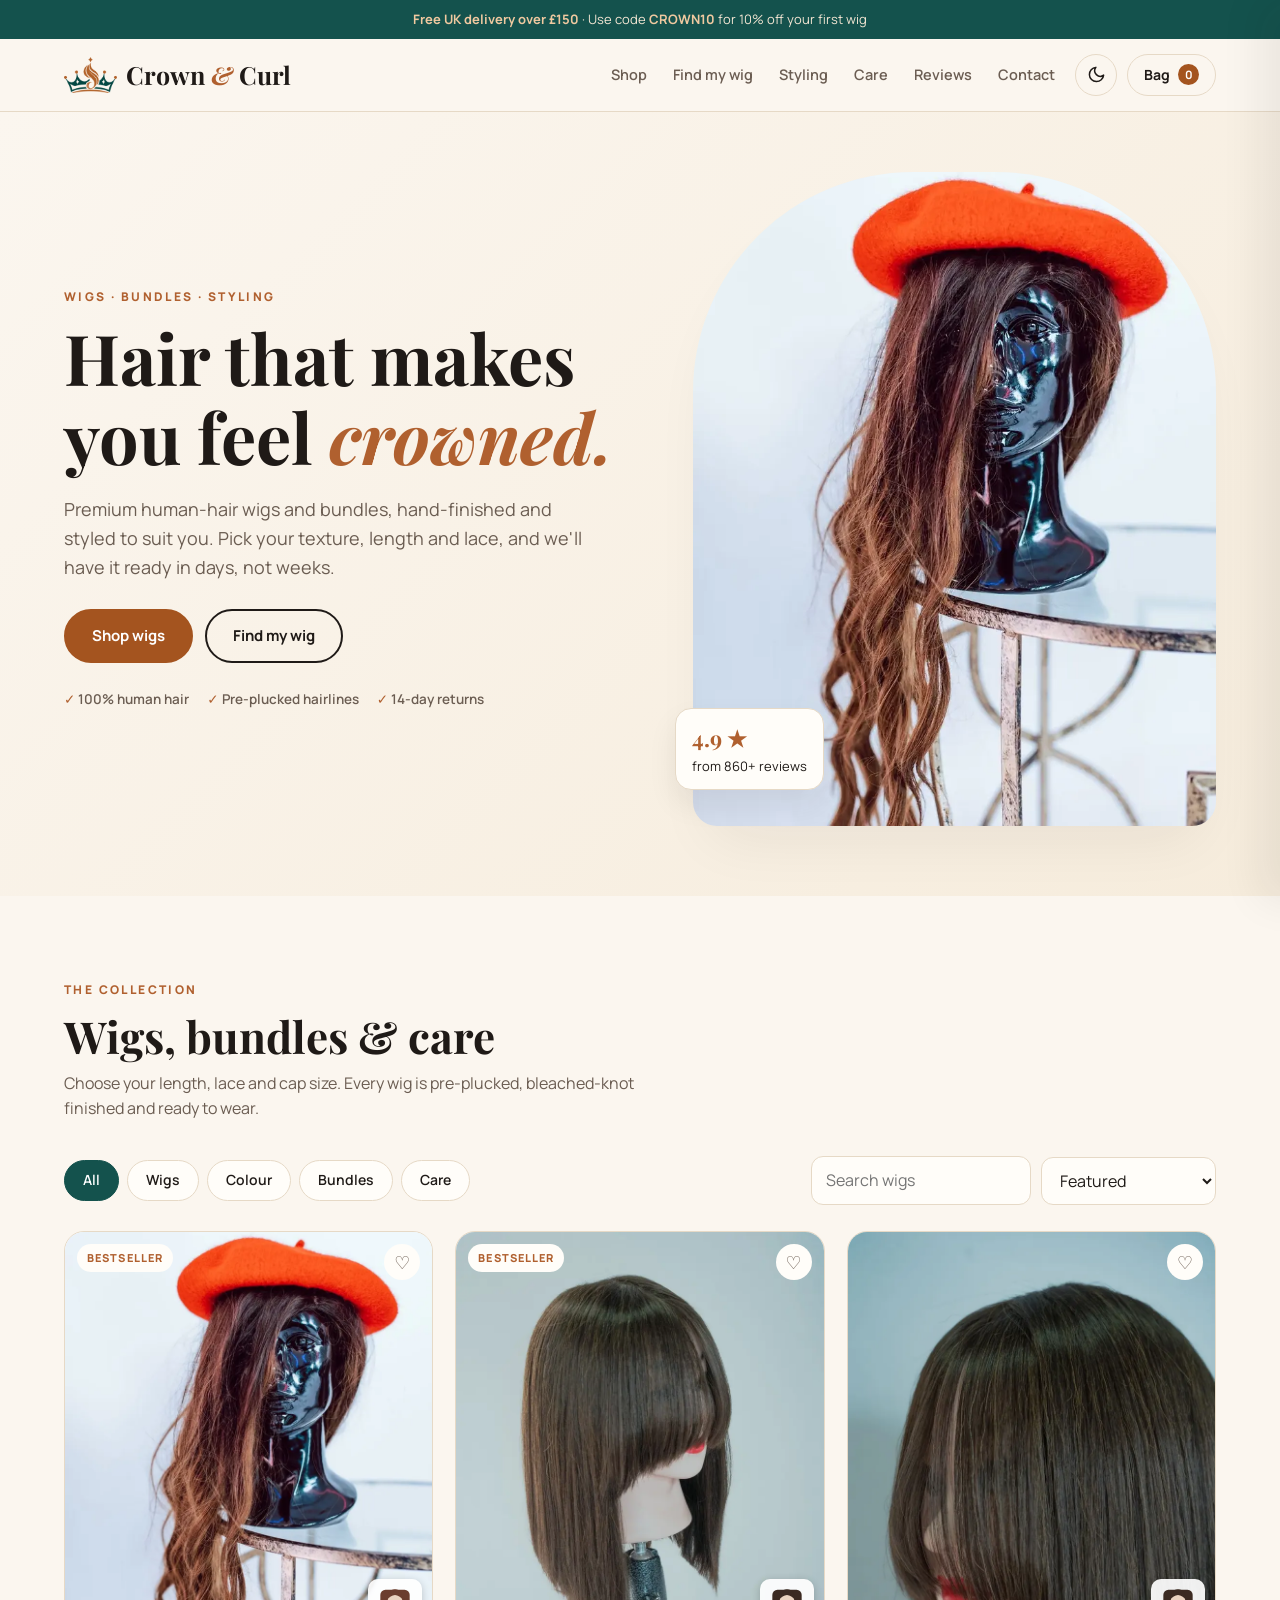
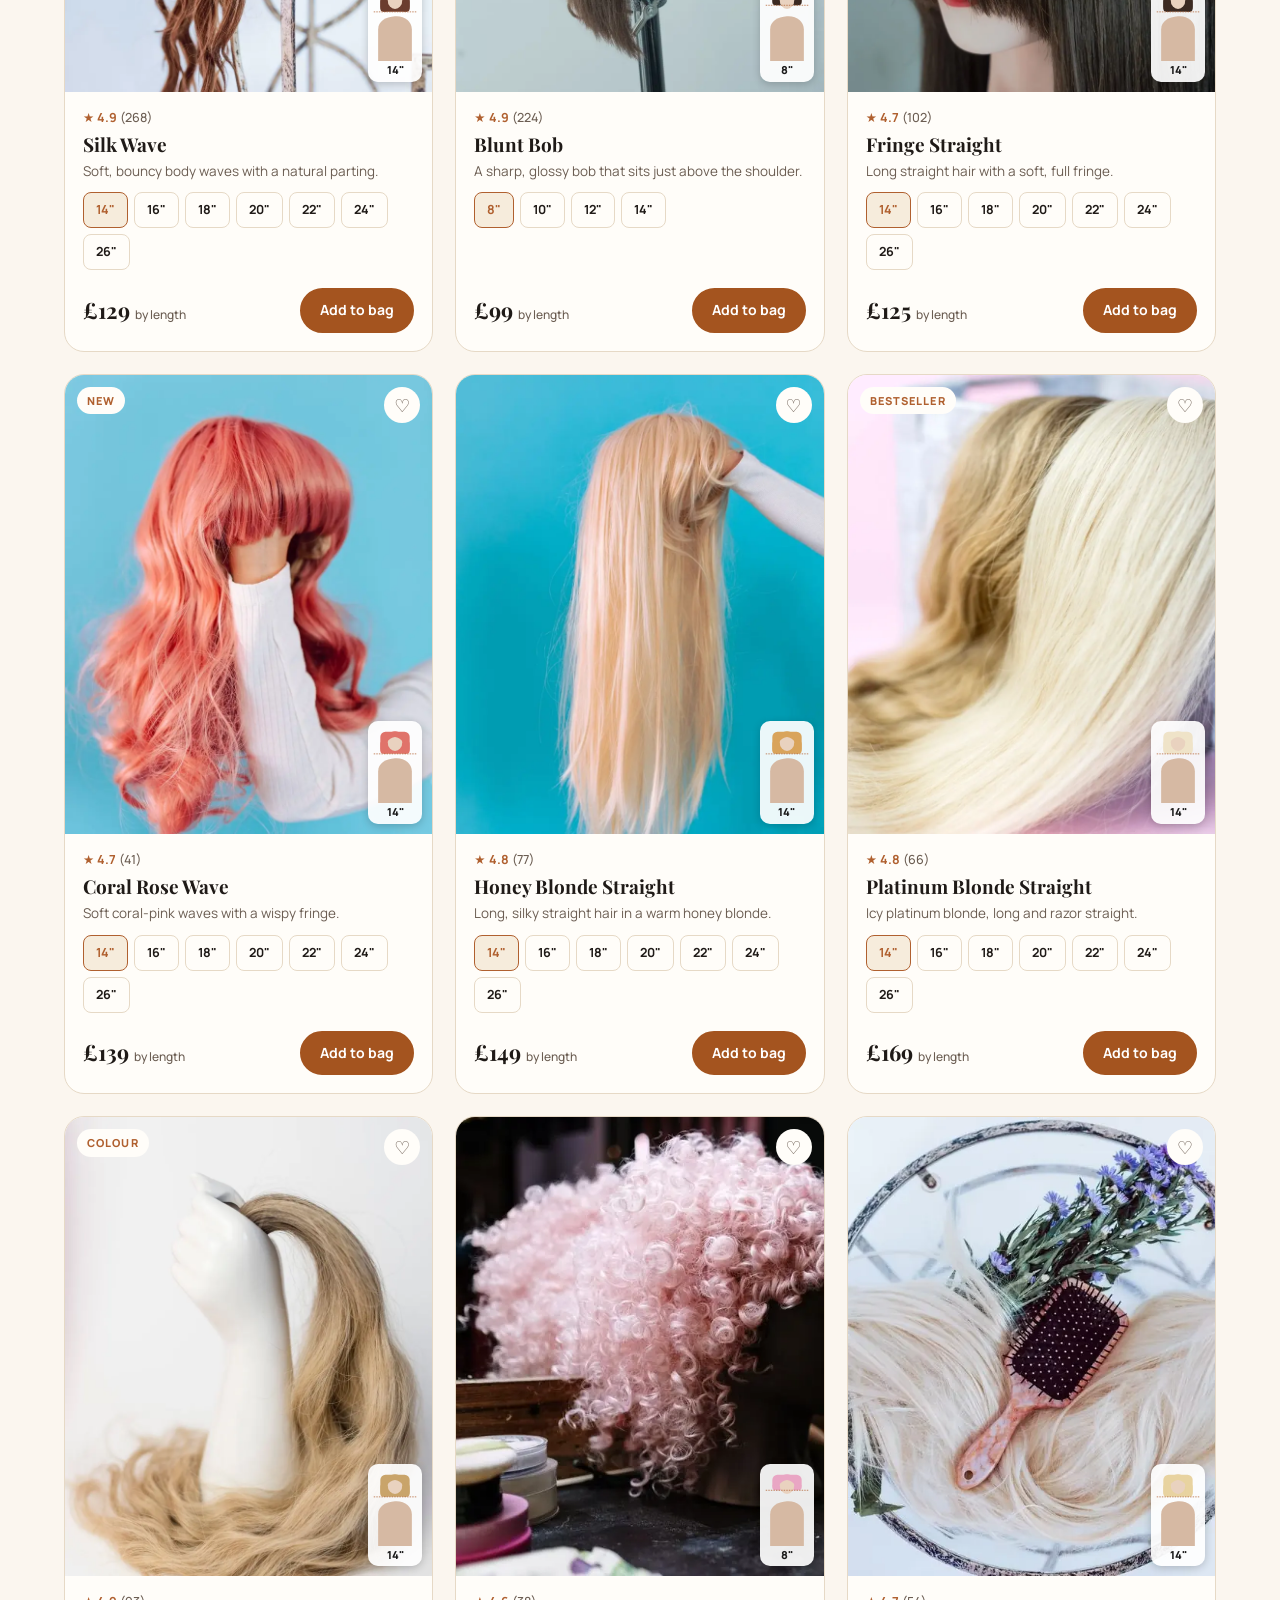
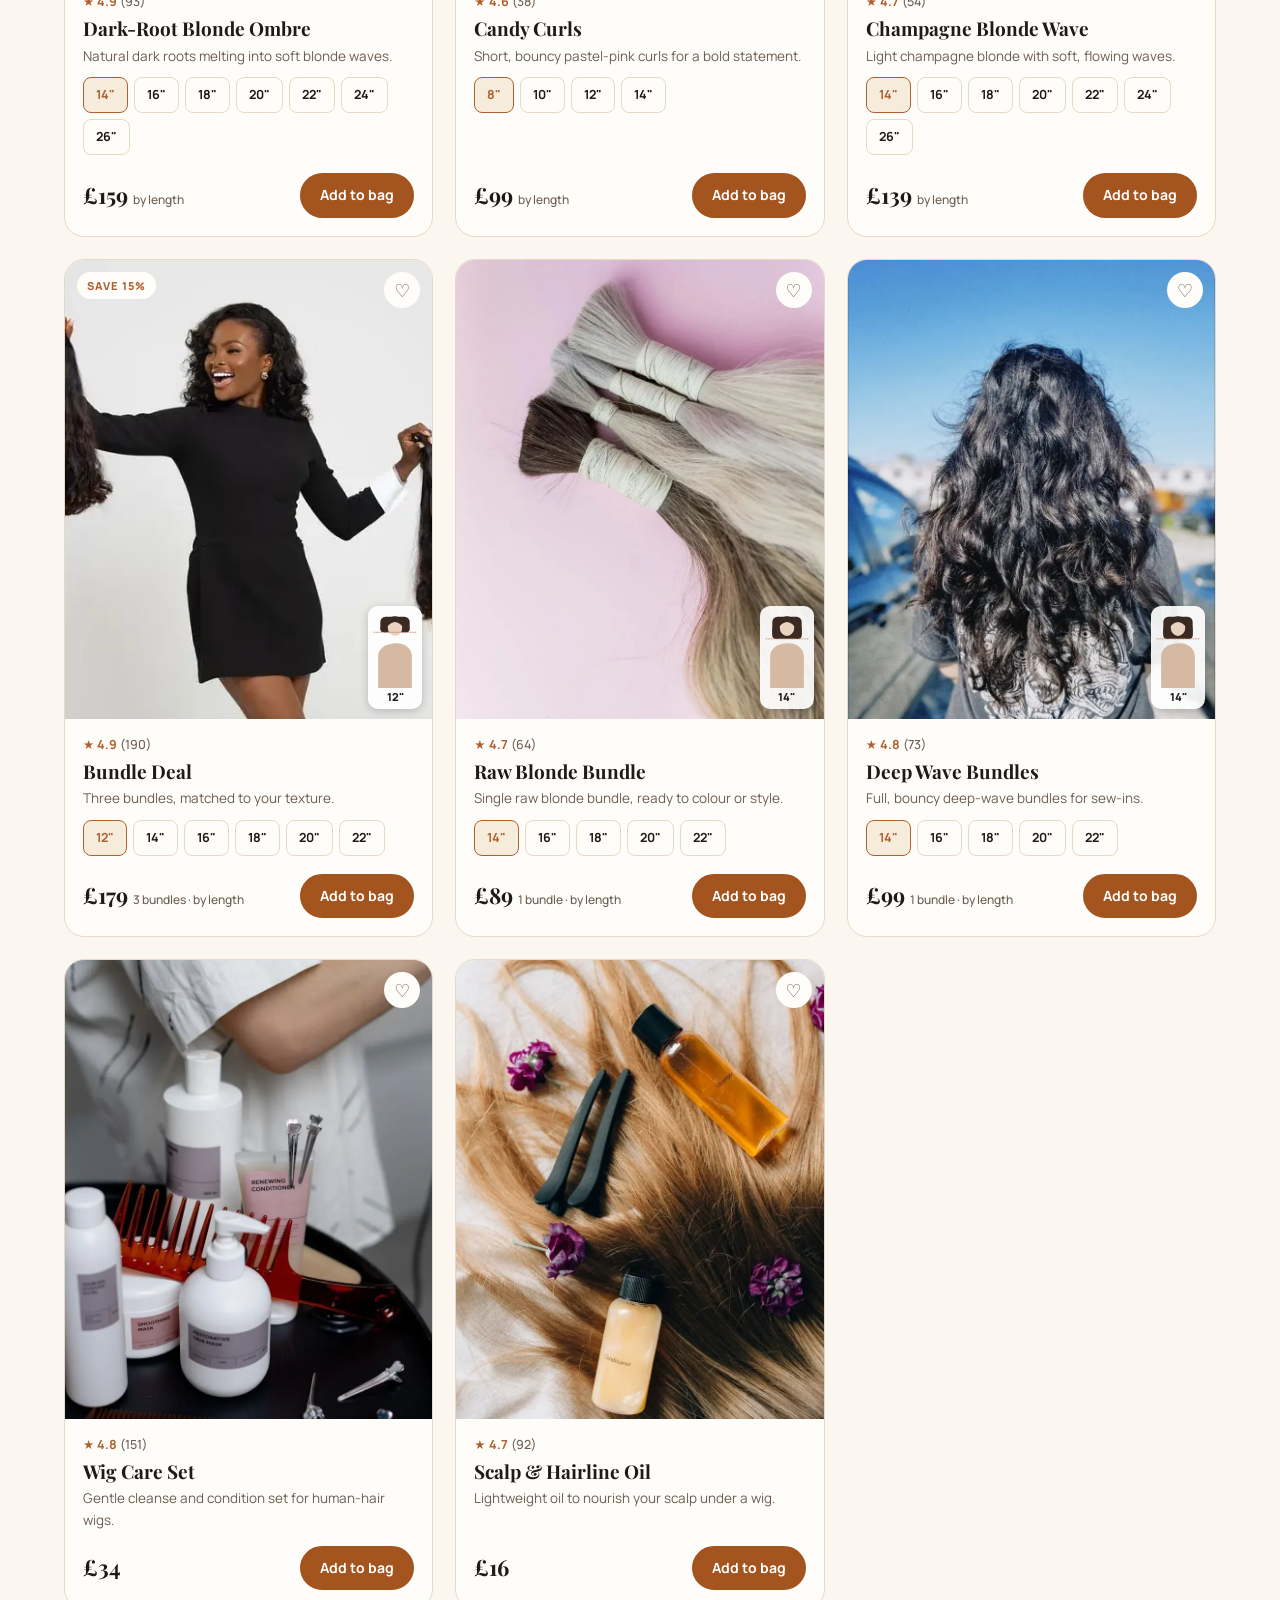
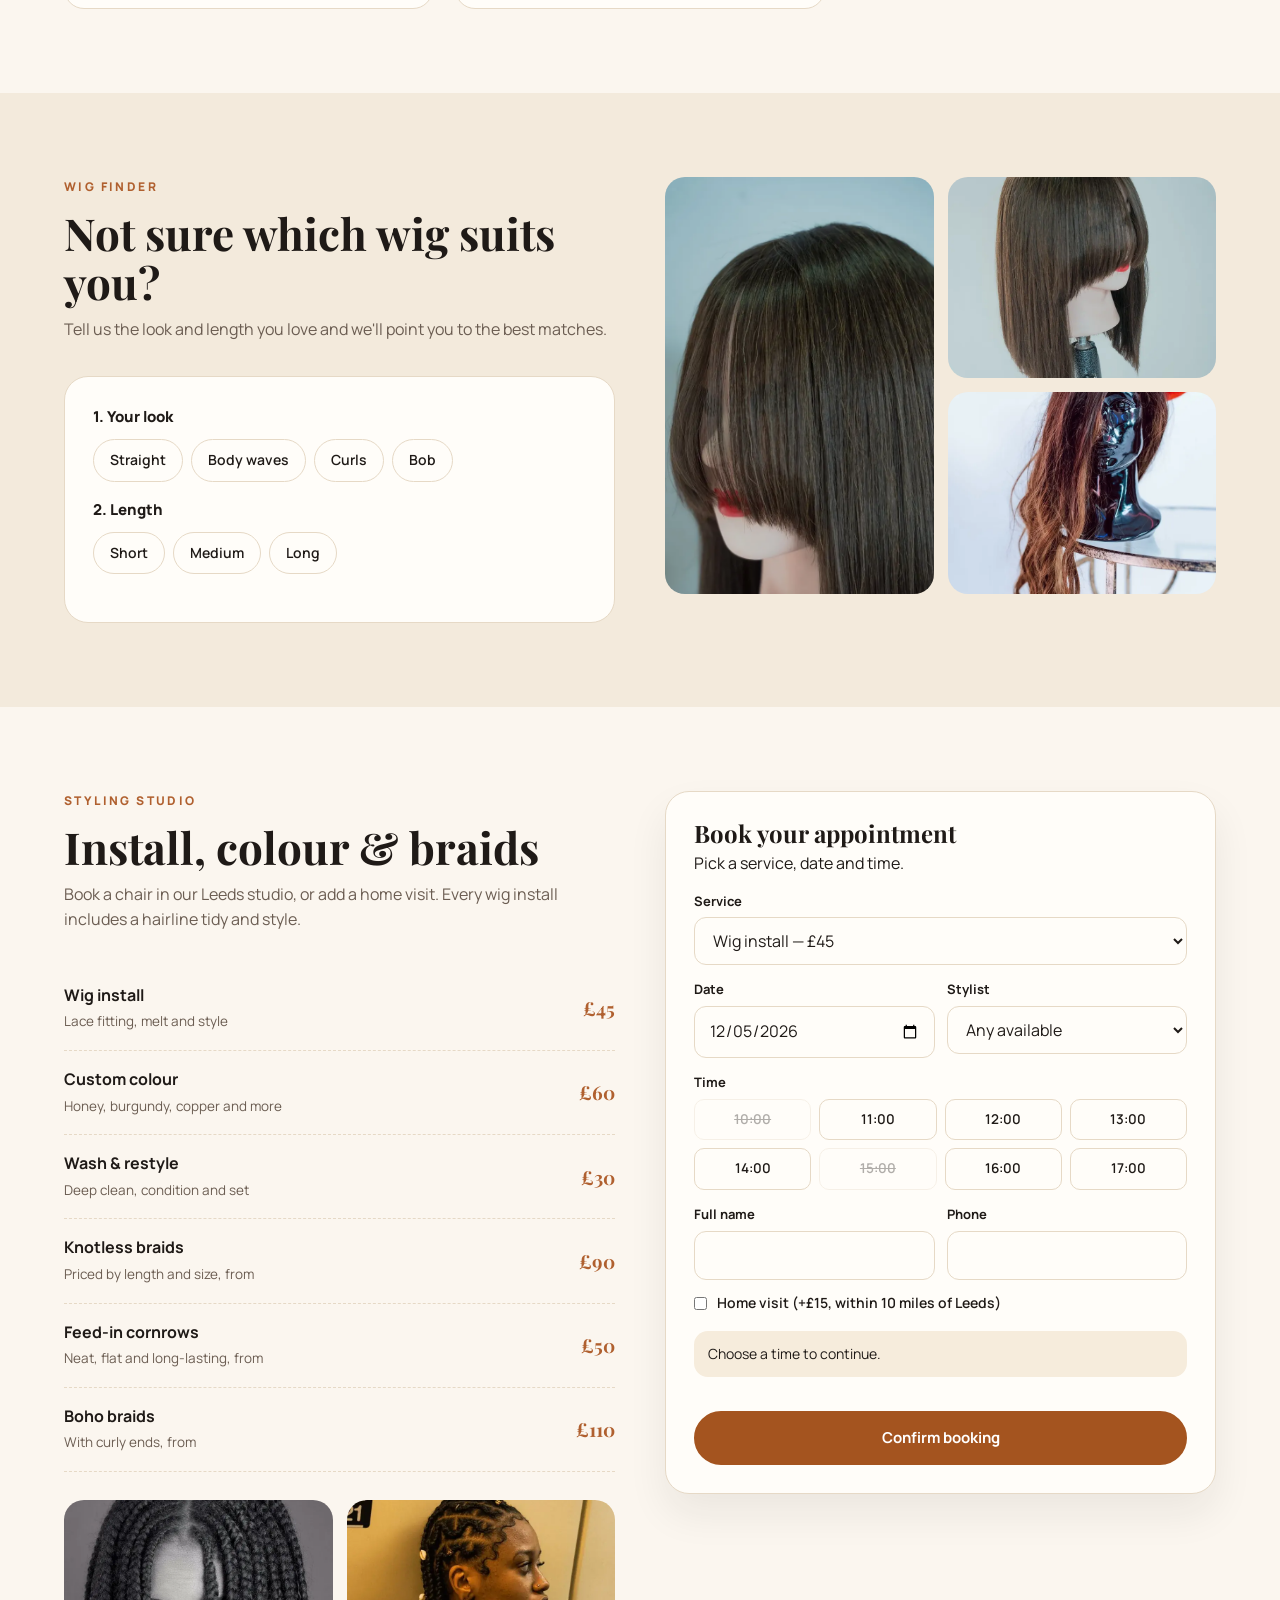
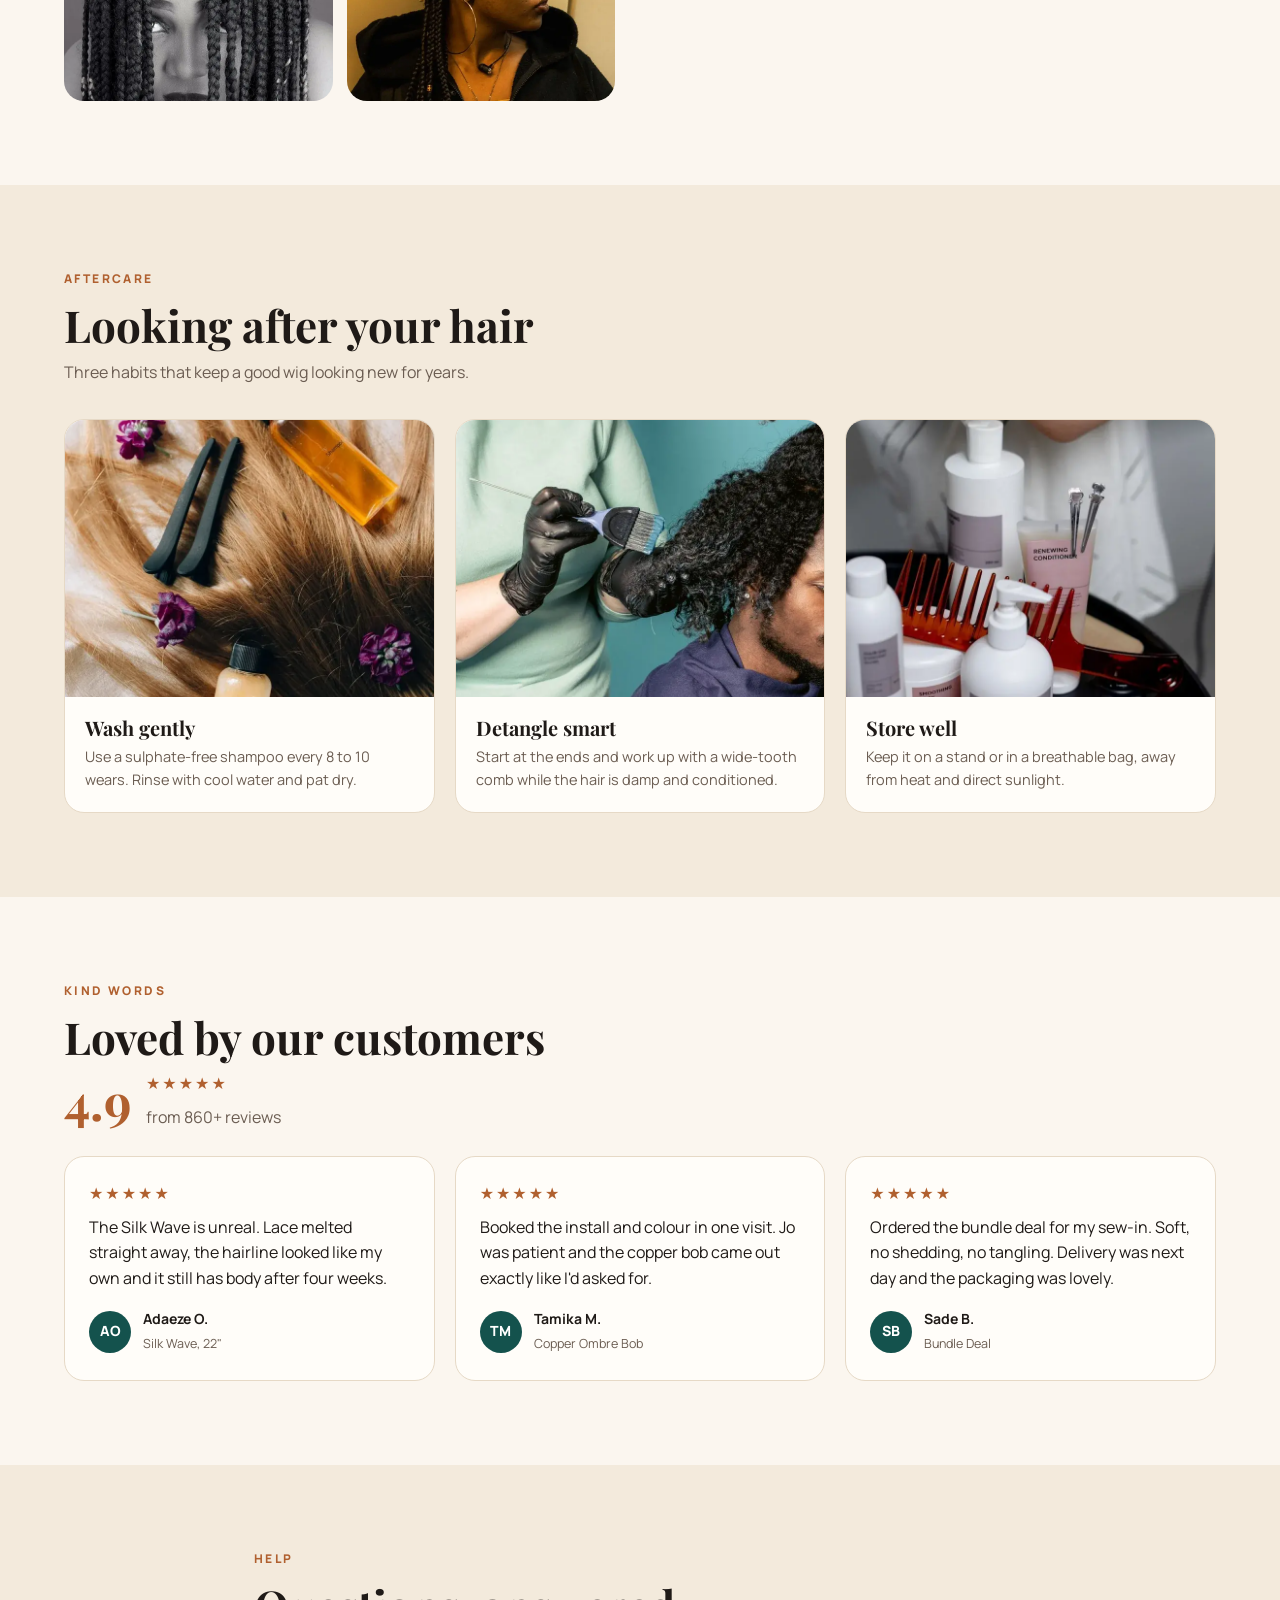
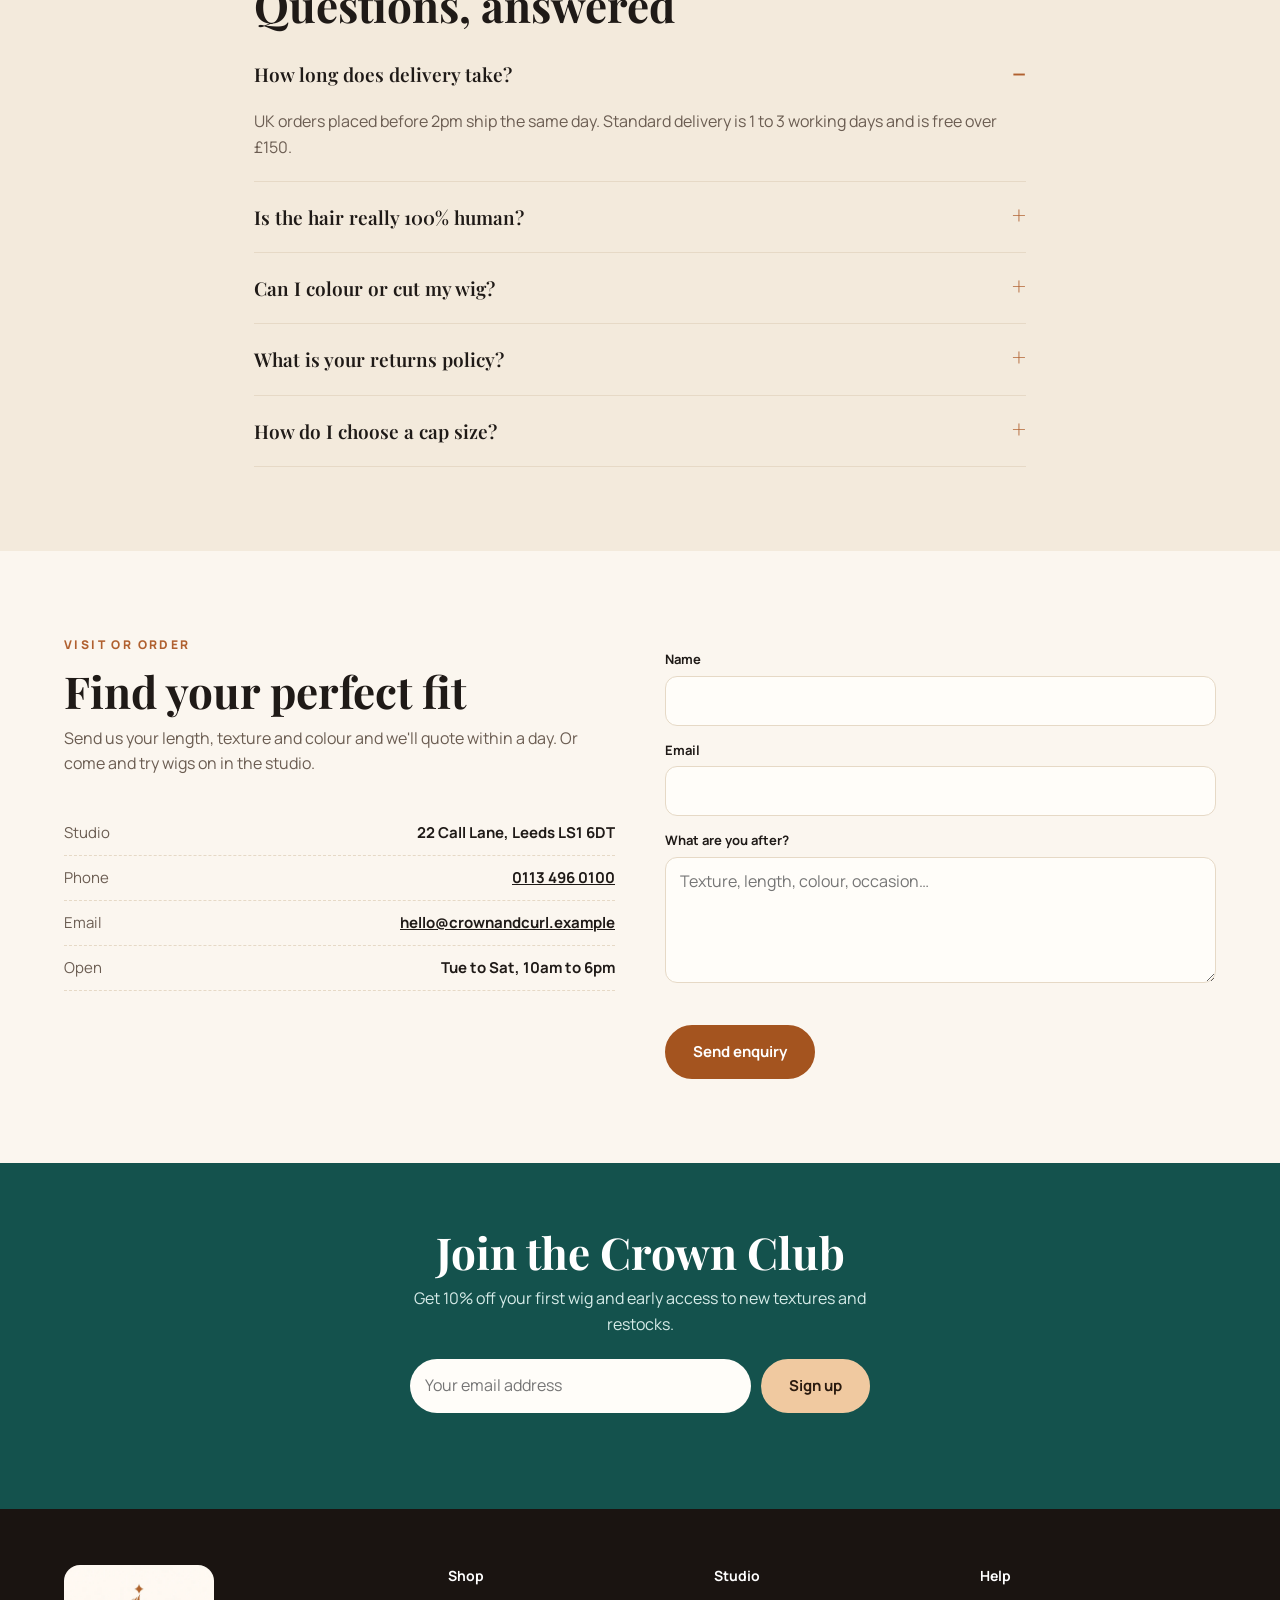
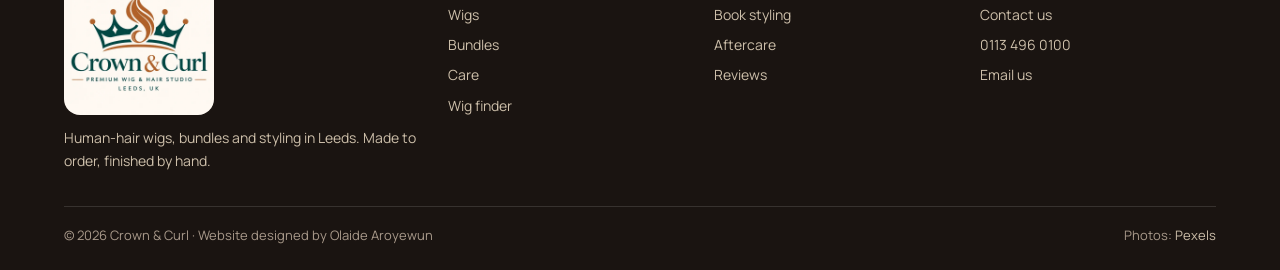
<file: sites/crownandcurl.html>
<!doctype html>
<html lang="en"><head><meta charset="utf-8"><meta name="viewport" content="width=device-width,initial-scale=1">
<title>Crown & Curl — Wigs, Bundles & Styling</title>
<meta name="description" content="Premium human-hair wigs, bundles and styling in Leeds. Choose your length, lace and cap size, or book a fitting.">
<link rel="preconnect" href="https://fonts.googleapis.com"><link href="https://fonts.googleapis.com/css2?family=Manrope:wght@400;500;600;800&family=Playfair+Display:ital,wght@0,600;0,700;1,600&display=swap" rel="stylesheet">
<script>(function(){try{var t=localStorage.getItem('theme');if(!t)t=matchMedia('(prefers-color-scheme:dark)').matches?'night':'day';document.documentElement.dataset.theme=t}catch(e){document.documentElement.dataset.theme='day'}})()</script>
<meta name="theme-color" content="#fbf6ef" data-d="#fbf6ef" data-n="#0c1b1a">
<style>
:root{--bg:#fbf6ef;--bg2:#f3eadc;--ink:#1f1a17;--mut:#6b5d52;--cop:#b0602f;--copb:#a4541f;--teal:#14524d;--card:#fffdf9;--line:#e6d9c6;--soft:#f6ecdc;--ok:#1f7a4d;--err:#b3261e;--onb:#fff;--navbg:rgba(251,246,239,.93);--foot:#1a1411;--shd:#1f1a1712;--ann:#14524d;--ph:#e9dccb}
html[data-theme=night]{color-scheme:dark;--bg:#0c1b1a;--bg2:#112624;--ink:#f6efe4;--mut:#a9bdb8;--cop:#e3996a;--copb:#c9733f;--teal:#2f8a82;--card:#132a28;--line:#24403d;--soft:#173331;--ok:#5fd09a;--err:#ff8a82;--navbg:rgba(12,27,26,.93);--foot:#071211;--shd:#00000066;--ann:#071211;--ph:#173331}
*{box-sizing:border-box;margin:0;padding:0}html{scroll-behavior:smooth;scroll-padding-top:84px}
body{font-family:Manrope,system-ui,sans-serif;background:var(--bg);color:var(--ink);line-height:1.6;font-size:16px;transition:background-color .25s,color .25s}
h1,h2,h3,.logo{font-family:'Playfair Display',Georgia,serif;font-weight:700;line-height:1.12}
img{max-width:100%;height:auto;display:block}a{color:inherit}button{font:inherit;cursor:pointer;color:inherit}
.wrap{max-width:1200px;margin:0 auto;padding:0 24px}section{padding:84px 0}.alt{background:var(--bg2)}
.eyebrow{font-size:12px;letter-spacing:.2em;text-transform:uppercase;font-weight:800;color:var(--cop);margin-bottom:12px}
h2{font-size:clamp(30px,4vw,44px);margin-bottom:10px}.sub{color:var(--mut);max-width:620px;margin-bottom:34px}
.ann{background:var(--ann);color:#f3e6d3;font-size:13px;text-align:center;padding:9px 16px}.ann b{color:#f0c9a0}
nav{position:sticky;top:0;z-index:50;background:var(--navbg);backdrop-filter:blur(10px);border-bottom:1px solid var(--line)}
nav .wrap{display:flex;align-items:center;gap:20px;height:72px}.logo{white-space:nowrap;font-size:25px;text-decoration:none;display:flex;align-items:center;gap:9px;margin-right:auto}.logo b{color:var(--cop);font-style:italic}
nav ul{display:flex;gap:26px;list-style:none;font-size:14.5px;font-weight:600}nav ul a{text-decoration:none;color:var(--mut)}nav ul a:hover{color:var(--cop)}
.nr{display:flex;align-items:center;gap:10px}
.btn{display:inline-flex;align-items:center;justify-content:center;gap:8px;background:var(--copb);color:#fff;border:2px solid var(--copb);border-radius:999px;padding:13px 26px;font-weight:700;font-size:15px;text-decoration:none;transition:.2s}
.btn:hover{filter:brightness(1.08);transform:translateY(-1px)}.btn.o{background:transparent;color:var(--ink);border-color:var(--ink)}.btn.o:hover{background:var(--ink);color:var(--bg)}.btn.sm{padding:9px 18px;font-size:14px}.btn.full{width:100%}
.btn:disabled{opacity:.5;cursor:not-allowed;transform:none}
.tbtn{width:42px;height:42px;border-radius:50%;border:1.5px solid var(--line);background:transparent;display:grid;place-items:center;flex:none;transition:.2s}.tbtn:hover{border-color:var(--ink)}.tbtn .su{display:none}html[data-theme=night] .tbtn .su{display:block}html[data-theme=night] .tbtn .mo{display:none}
.bagbtn{border:1.5px solid var(--line);background:transparent;border-radius:999px;padding:9px 16px;font-weight:700;font-size:14px;display:flex;align-items:center;gap:8px}.bagbtn:hover{border-color:var(--ink)}
.cnt{background:var(--copb);color:#fff;border-radius:999px;font-size:11.5px;min-width:21px;height:21px;display:inline-grid;place-items:center;padding:0 6px}
.burger{display:none;width:42px;height:42px;border:1.5px solid var(--line);background:transparent;border-radius:10px;flex-direction:column;justify-content:center;align-items:center;gap:5px}.burger i{width:18px;height:2px;background:var(--ink)}
.hero{background:linear-gradient(135deg,var(--bg),var(--soft));overflow:hidden}.hero .wrap{display:grid;grid-template-columns:1.05fr .95fr;gap:50px;align-items:center;padding-top:60px;padding-bottom:70px}
.hero h1{font-size:clamp(40px,6vw,70px);margin-bottom:20px}.hero h1 em{color:var(--cop)}.hero p.lead{font-size:18px;color:var(--mut);max-width:520px;margin-bottom:28px}
.cta{display:flex;gap:12px;flex-wrap:wrap;margin-bottom:26px}.trust{display:flex;gap:18px;flex-wrap:wrap;font-size:13.5px;color:var(--mut);font-weight:600}.trust span:before{content:"✓ ";color:var(--cop);font-weight:800}
.himg{position:relative}.himg img{width:100%;aspect-ratio:4/5;object-fit:cover;border-radius:220px 220px 24px 24px;box-shadow:0 30px 60px -20px var(--shd)}
.badge{position:absolute;left:-18px;bottom:36px;background:var(--card);border:1px solid var(--line);border-radius:16px;padding:12px 16px;box-shadow:0 14px 30px var(--shd);font-size:13px}.badge b{display:block;font-family:'Playfair Display',serif;font-size:22px;color:var(--cop)}
.filters{display:flex;flex-wrap:wrap;gap:10px;align-items:center;margin-bottom:26px}.chips{display:flex;gap:8px;flex-wrap:wrap;margin-right:auto}
.chip{border:1.5px solid var(--line);background:var(--card);border-radius:999px;padding:8px 18px;font-size:14px;font-weight:600}.chip.on{background:var(--teal);border-color:var(--teal);color:#fff}
select,input,textarea{font:inherit;color:var(--ink);background:var(--card);border:1.5px solid var(--line);border-radius:12px;padding:11px 14px;width:100%}select:focus,input:focus,textarea:focus{outline:2px solid var(--cop);border-color:var(--cop)}
.filters input{width:220px}.filters select{width:auto}
.grid{display:grid;grid-template-columns:repeat(3,1fr);gap:22px}
.card{position:relative;background:var(--card);border:1px solid var(--line);border-radius:20px;overflow:hidden;display:flex;flex-direction:column;transition:.25s}.card:hover{transform:translateY(-4px);box-shadow:0 18px 36px var(--shd)}
.pic{position:relative;aspect-ratio:4/5;background:var(--ph);overflow:hidden;cursor:pointer;border:0;padding:0;width:100%}.pic img{width:100%;height:100%;object-fit:cover;transition:transform .5s}.card:hover .pic img{transform:scale(1.04)}
.tag{position:absolute;left:12px;top:12px;background:var(--card);color:var(--cop);font-size:11px;font-weight:800;letter-spacing:.1em;text-transform:uppercase;padding:5px 10px;border-radius:999px}
.heart{position:absolute;right:12px;top:12px;width:36px;height:36px;border-radius:50%;border:0;background:var(--card);display:grid;place-items:center;font-size:18px;line-height:1;color:var(--mut)}.heart.on{color:#d1405a}
.cb{padding:16px 18px 18px;display:flex;flex-direction:column;gap:6px;flex:1}.cb h3{font-size:19px}.cb p{font-size:13.5px;color:var(--mut)}
.rt{font-size:12.5px;color:var(--cop);font-weight:700}.rt i{color:var(--mut);font-style:normal;font-weight:500}
.lgd{position:absolute;right:10px;bottom:10px;width:54px;background:rgba(255,255,255,.92);border-radius:10px;padding:5px 5px 3px;text-align:center;font-size:11px;color:#1b1b1b;box-shadow:0 2px 8px rgba(0,0,0,.2)}.lgd svg{width:100%;height:auto;display:block}.lgd b{display:block;font-weight:800}.lgb{display:flex;gap:14px;align-items:center;background:var(--card);border:1px solid var(--line);border-radius:14px;padding:10px 14px;margin:14px 0 4px}.lgb svg{width:64px;flex:none}.lgb b{display:block;font-size:15px}.lgb span{font-size:12.5px;color:var(--mut)}
.lgm{height:36px;width:auto}.flogo{width:150px;height:150px;border-radius:16px;display:block;margin-bottom:12px}
.opts{display:flex;gap:6px;flex-wrap:wrap;margin:4px 0}.opts button{border:1.5px solid var(--line);background:transparent;border-radius:8px;padding:7px 12px;min-height:36px;cursor:pointer;font-size:12.5px;font-weight:700}.opts button.on{border-color:var(--cop);color:var(--cop);background:var(--soft)}
.row{display:flex;align-items:center;justify-content:space-between;gap:10px;margin-top:auto;padding-top:8px}.pr{font-family:'Playfair Display',serif;font-size:22px;font-weight:700}.pr small{font-family:Manrope;font-size:12px;color:var(--mut);font-weight:500}
.empty{grid-column:1/-1;text-align:center;color:var(--mut);padding:50px 0}
.finder{display:grid;grid-template-columns:1fr 1fr;gap:50px;align-items:start}
.fbox{background:var(--card);border:1px solid var(--line);border-radius:24px;padding:28px}.fbox h4{font-size:15px;margin:16px 0 10px;font-family:Manrope;font-weight:800}.fbox h4:first-child{margin-top:0}
.pills{display:flex;flex-wrap:wrap;gap:8px}.pills button{border:1.5px solid var(--line);background:transparent;border-radius:999px;padding:9px 16px;font-size:14px;font-weight:600}.pills button.on{background:var(--teal);color:#fff;border-color:var(--teal)}
.res{margin-top:20px;display:grid;gap:12px}.rc{display:flex;gap:14px;align-items:center;background:var(--soft);border-radius:16px;padding:10px;text-align:left;border:0;width:100%}.rc img{width:64px;height:80px;object-fit:cover;border-radius:10px}.rc b{display:block}.rc span{font-size:13px;color:var(--mut)}
.mosaic{display:grid;grid-template-columns:1fr 1fr;gap:14px}.mosaic img{width:100%;height:100%;object-fit:cover;border-radius:20px}.mosaic .a{grid-row:span 2;aspect-ratio:3/4}.mosaic .b,.mosaic .c{aspect-ratio:4/3}
.svc{display:grid;grid-template-columns:1fr 1fr;gap:50px;align-items:start}
.sl{list-style:none}.sl li{display:flex;align-items:center;gap:14px;padding:16px 0;border-bottom:1px dashed var(--line)}.sl li div{flex:1}.sl b{display:block}.sl span{font-size:13.5px;color:var(--mut)}.sl em{font-style:normal;font-family:'Playfair Display',serif;font-weight:700;font-size:19px;color:var(--cop);white-space:nowrap}
.book{background:var(--card);border:1px solid var(--line);border-radius:24px;padding:28px;box-shadow:0 20px 40px var(--shd)}.book h3{font-size:24px;margin-bottom:4px}.book>p{color:var(--mut);margin-bottom:12px;font-size:14.5px}
label{display:block;font-size:13px;font-weight:700;margin:14px 0 6px}.two{display:grid;grid-template-columns:1fr 1fr;gap:12px}
.slots{display:grid;grid-template-columns:repeat(4,1fr);gap:8px}.slot{border:1.5px solid var(--line);background:transparent;border-radius:10px;padding:9px 0;font-size:13.5px;font-weight:600}.slot:hover:not(:disabled){border-color:var(--cop)}.slot.sel{background:var(--copb);border-color:var(--copb);color:#fff}.slot:disabled{opacity:.35;text-decoration:line-through;cursor:not-allowed}
.sum{margin:16px 0;background:var(--soft);border-radius:14px;padding:12px 14px;font-size:14px}.chk{display:flex;gap:10px;align-items:center;font-weight:600;font-size:14px;margin-top:12px}.chk input{width:auto}
.err{color:var(--err);font-size:13px;min-height:18px;margin-top:6px}
.done{display:none;text-align:center;padding:14px 0}.done h3{margin-bottom:8px}.done.show{display:block}
.care{display:grid;grid-template-columns:repeat(3,1fr);gap:20px}.cc{background:var(--card);border:1px solid var(--line);border-radius:20px;overflow:hidden}.cc img{width:100%;aspect-ratio:4/3;object-fit:cover}.cc div{padding:20px}.cc h3{font-size:20px;margin-bottom:6px}.cc p{color:var(--mut);font-size:14.5px}
.reviews{display:grid;grid-template-columns:repeat(3,1fr);gap:20px}.rv{background:var(--card);border:1px solid var(--line);border-radius:20px;padding:24px}.st{color:var(--cop);letter-spacing:2px;margin-bottom:8px}.who{display:flex;align-items:center;gap:12px;margin-top:16px}.who i{width:42px;height:42px;border-radius:50%;background:var(--teal);color:#fff;display:grid;place-items:center;font-style:normal;font-weight:800;font-size:14px}.who b{display:block;font-size:14px}.who span{font-size:12.5px;color:var(--mut)}
.score{display:flex;align-items:center;gap:14px;margin-bottom:26px;color:var(--mut)}.score b{font-family:'Playfair Display',serif;font-size:50px;color:var(--cop);line-height:1}
.faq{max-width:820px}.q{border-bottom:1px solid var(--line)}.q button{width:100%;text-align:left;background:none;border:0;padding:20px 0;font-family:'Playfair Display',serif;font-size:19px;font-weight:600;display:flex;justify-content:space-between;gap:14px}.q button:after{content:"+";color:var(--cop);font-size:24px;line-height:1}.q.open button:after{content:"–"}.q div{display:none;padding:0 0 20px;color:var(--mut)}.q.open div{display:block}
.contact{display:grid;grid-template-columns:1fr 1fr;gap:50px}.cl{list-style:none;margin-top:18px}.cl li{padding:10px 0;border-bottom:1px dashed var(--line);display:flex;justify-content:space-between;gap:14px;font-size:15px}.cl span{color:var(--mut)}
.band{background:var(--teal);color:#fff;text-align:center;padding:64px 0}html[data-theme=night] .band{background:#0f3a36}.band h2{color:#fff}.band p{color:#d6ebe8;margin:0 auto 22px;max-width:520px}.nl{display:flex;gap:10px;max-width:460px;margin:0 auto}.nl input{border-radius:999px;border-color:transparent}.nl .btn{background:#f0c9a0;border-color:#f0c9a0;color:#2a1a0e;white-space:nowrap}
footer{background:var(--foot);color:#cdbfaa;padding:56px 0 24px;font-size:14px}.fg{display:grid;grid-template-columns:1.5fr 1fr 1fr 1fr;gap:30px}footer h4{color:#fff;font-family:Manrope;font-size:14px;margin-bottom:12px}footer a{display:block;color:#cdbfaa;text-decoration:none;padding:4px 0}footer a:hover{color:#f0c9a0}footer .logo{color:#fff;margin-bottom:10px}.copy{border-top:1px solid #ffffff20;margin-top:34px;padding-top:18px;display:flex;justify-content:space-between;gap:12px;flex-wrap:wrap;font-size:13px;color:#a8998a}
.ov{position:fixed;inset:0;background:#1f1a1766;opacity:0;pointer-events:none;transition:.25s;z-index:80}html[data-theme=night] .ov{background:#000000aa}.ov.on{opacity:1;pointer-events:auto}
.drawer{position:fixed;top:0;right:0;bottom:0;width:min(420px,100%);background:var(--card);z-index:90;transform:translateX(100%);transition:.3s;display:flex;flex-direction:column;box-shadow:-20px 0 40px var(--shd)}.drawer.on{transform:none}
.dh{display:flex;justify-content:space-between;align-items:center;padding:20px 22px;border-bottom:1px solid var(--line)}.dh h3{font-size:22px}.x{width:38px;height:38px;border-radius:50%;border:1.5px solid var(--line);background:transparent;font-size:20px;line-height:1}
.db{flex:1;overflow:auto;padding:14px 22px}.it{display:grid;grid-template-columns:66px 1fr auto;gap:12px;padding:14px 0;border-bottom:1px solid var(--line);align-items:start}.it img{width:66px;height:82px;object-fit:cover;border-radius:10px}.it b{font-size:14.5px;display:block}.it small{color:var(--mut);display:block;font-size:12.5px}.qty{display:inline-flex;align-items:center;border:1.5px solid var(--line);border-radius:999px;margin-top:6px}.qty button{width:28px;height:28px;border:0;background:none;font-size:16px}.qty span{min-width:22px;text-align:center;font-size:13.5px;font-weight:700}.rm{background:none;border:0;color:var(--mut);font-size:12px;text-decoration:underline;margin-top:6px;display:block}
.df{padding:18px 22px;border-top:1px solid var(--line);background:var(--bg2)}.ship{font-size:13px;color:var(--mut);margin-bottom:10px}.bar{height:6px;background:var(--line);border-radius:6px;margin-top:6px;overflow:hidden}.bar i{display:block;height:100%;background:var(--cop);width:0;transition:.3s}
.pm{display:flex;gap:8px;margin-bottom:12px}.pm input{padding:9px 12px}.pm button{border:1.5px solid var(--cop);color:var(--cop);background:transparent;border-radius:12px;padding:0 16px;font-weight:700}.tl{display:flex;justify-content:space-between;font-size:14px;padding:3px 0}.tl.t{font-weight:800;font-size:18px;padding:8px 0 12px}
.empt{text-align:center;color:var(--mut);padding:60px 0}
.modal{position:fixed;inset:0;z-index:100;display:none;place-items:center;padding:18px}.modal.on{display:grid}.mc{background:var(--card);border-radius:24px;max-width:860px;width:100%;max-height:92vh;overflow:auto;position:relative;display:grid;grid-template-columns:1fr 1fr}.mc.sm{grid-template-columns:1fr;max-width:520px;padding:30px}.mc .x{position:absolute;right:14px;top:14px;background:var(--card);z-index:2}
.mc .mi{background:var(--ph)}.mc .mi img{width:100%;height:100%;object-fit:cover;min-height:340px}.mc .mb{padding:30px 28px}.mc h3{font-size:28px;margin-bottom:6px}.mc .pr{font-size:28px}.mc ul{margin:12px 0 4px 18px;color:var(--mut);font-size:14.5px}
.mc label{margin-top:12px}.toast{position:fixed;left:50%;bottom:26px;transform:translate(-50%,30px);background:var(--ink);color:var(--bg);padding:12px 22px;border-radius:999px;font-size:14px;font-weight:600;opacity:0;pointer-events:none;transition:.3s;z-index:120}.toast.on{opacity:1;transform:translate(-50%,0)}
.totop{position:fixed;left:16px;bottom:16px;width:44px;height:44px;border-radius:50%;background:var(--copb);color:#fff;border:0;font-size:20px;z-index:40;opacity:0;pointer-events:none;transition:.3s}.totop.on{opacity:1;pointer-events:auto}

@media(max-width:860px){.burger{display:flex}nav ul{display:none;position:absolute;top:72px;left:0;right:0;flex-direction:column;gap:0;background:var(--bg);border-bottom:1px solid var(--line);padding:6px 24px 16px}nav ul.open{display:flex}nav ul a{display:block;padding:14px 0;border-bottom:1px solid var(--line);font-size:16px}nav .wrap{gap:10px}.hero .wrap,.finder,.svc,.contact{grid-template-columns:1fr}.himg{max-width:420px}.care,.reviews{grid-template-columns:1fr}.fg{grid-template-columns:1fr 1fr}.mc{grid-template-columns:1fr}.mc .mi img{min-height:0;aspect-ratio:4/3}section{padding:60px 0}}
@media(max-width:640px){.logo{font-size:21px}.toast{bottom:auto;top:84px}.grid{grid-template-columns:repeat(2,1fr);gap:12px}.cb{padding:12px}.cb h3{font-size:16px}.cb p{display:none}.pr{font-size:18px}.row .btn{padding:8px 12px;font-size:13px}.filters input,.filters select{width:100%}.two{grid-template-columns:1fr}.slots{grid-template-columns:repeat(3,1fr)}.nl{flex-direction:column}.bagbtn{padding:9px 12px}.badge{left:8px}.mc .mb{padding:22px 18px}}
@media(prefers-reduced-motion:reduce){*{transition:none!important;scroll-behavior:auto!important}}
</style><link rel="icon" type="image/webp" href="img/cc-emblem.webp"></head><body id="top">
<div class="ann"><b>Free UK delivery over £150</b> · Use code <b>CROWN10</b> for 10% off your first wig</div>
<nav><div class="wrap">
<a class="logo" href="#top"><img class="lgm" src="img/cc-emblem.webp" alt="" width="55" height="36"><span>Crown <b>&amp;</b> Curl</span></a>
<ul id="menu"><li><a href="#shop">Shop</a></li><li><a href="#finder">Find my wig</a></li><li><a href="#services">Styling</a></li><li><a href="#care">Care</a></li><li><a href="#reviews">Reviews</a></li><li><a href="#contact">Contact</a></li></ul>
<div class="nr"><button class="tbtn" id="theme" type="button" aria-label="Switch to night mode" title="Day / night mode"><svg class="mo" width="19" height="19" viewBox="0 0 24 24" fill="none" stroke="currentColor" stroke-width="1.9" stroke-linecap="round" stroke-linejoin="round"><path d="M21 12.8A9 9 0 1 1 11.2 3a7 7 0 0 0 9.8 9.8z"/></svg><svg class="su" width="19" height="19" viewBox="0 0 24 24" fill="none" stroke="currentColor" stroke-width="1.9" stroke-linecap="round"><circle cx="12" cy="12" r="4"/><path d="M12 2v2M12 20v2M4.9 4.9l1.4 1.4M17.7 17.7l1.4 1.4M2 12h2M20 12h2M4.9 19.1l1.4-1.4M17.7 6.3l1.4-1.4"/></svg></button><button class="bagbtn" id="bagbtn" aria-label="Open bag">Bag <span class="cnt" id="cnt">0</span></button><button class="burger" id="burger" aria-label="Menu" aria-expanded="false"><i></i><i></i><i></i></button></div>
</div></nav>

<header class="hero"><div class="wrap">
<div><div class="eyebrow">Wigs · Bundles · Styling</div><h1>Hair that makes you feel <em>crowned.</em></h1>
<p class="lead">Premium human-hair wigs and bundles, hand-finished and styled to suit you. Pick your texture, length and lace, and we'll have it ready in days, not weeks.</p>
<div class="cta"><a class="btn" href="#shop">Shop wigs</a><a class="btn o" href="#finder">Find my wig</a></div>
<div class="trust"><span>100% human hair</span><span>Pre-plucked hairlines</span><span>14-day returns</span></div></div>
<div class="himg"><img src="img/h-wave.webp" alt="Woman wearing a long black body wave wig" width="760" height="950"><div class="badge"><b>4.9 ★</b>from 860+ reviews</div></div>
</div></header>

<section id="shop"><div class="wrap">
<div class="eyebrow">The collection</div><h2>Wigs, bundles &amp; care</h2><p class="sub">Choose your length, lace and cap size. Every wig is pre-plucked, bleached-knot finished and ready to wear.</p>
<div class="filters"><div class="chips" id="chips"></div><input type="search" id="q" placeholder="Search wigs" aria-label="Search products"><select id="sort" aria-label="Sort"><option value="f">Featured</option><option value="pa">Price: low to high</option><option value="pd">Price: high to low</option><option value="r">Top rated</option></select></div>
<div class="grid" id="grid"></div>
</div></section>

<section class="alt" id="finder"><div class="wrap finder">
<div><div class="eyebrow">Wig finder</div><h2>Not sure which wig suits you?</h2><p class="sub">Tell us the look and length you love and we'll point you to the best matches.</p>
<div class="fbox"><h4>1. Your look</h4><div class="pills" id="fl"></div><h4>2. Length</h4><div class="pills" id="fn"></div><div class="res" id="fres"></div></div></div>
<div class="mosaic"><img class="a" src="img/h-fringe.webp" alt="Long straight wig with fringe" loading="lazy"><img class="b" src="img/h-bob.webp" alt="Sleek bob wig" loading="lazy"><img class="c" src="img/h-wave.webp" alt="Long wavy wig" loading="lazy"></div>
</div></section>

<section id="services"><div class="wrap svc">
<div><div class="eyebrow">Styling studio</div><h2>Install, colour &amp; braids</h2><p class="sub">Book a chair in our Leeds studio, or add a home visit. Every wig install includes a hairline tidy and style.</p>
<ul class="sl" id="sl"></ul>
<div class="mosaic" style="margin-top:28px"><img class="b" src="img/h-knotless.webp" alt="Knotless box braids" loading="lazy"><img class="c" src="img/h-cornrow.webp" alt="Feed-in cornrows" loading="lazy"></div></div>
<div class="book" id="bookbox"><div id="bf"><h3>Book your appointment</h3><p>Pick a service, date and time.</p>
<label for="bs">Service</label><select id="bs"></select>
<div class="two"><div><label for="bd">Date</label><input type="date" id="bd"></div><div><label for="bw">Stylist</label><select id="bw"><option>Any available</option><option>Adaeze</option><option>Jo</option><option>Tamika</option></select></div></div>
<label>Time</label><div class="slots" id="slots"></div>
<div class="two"><div><label for="bn">Full name</label><input id="bn" autocomplete="name"></div><div><label for="bp">Phone</label><input id="bp" type="tel" autocomplete="tel"></div></div>
<label class="chk"><input type="checkbox" id="bh"> Home visit (+£15, within 10 miles of Leeds)</label>
<div class="sum" id="bsum">Choose a time to continue.</div><div class="err" id="berr"></div>
<button class="btn full" id="bgo">Confirm booking</button></div>
<div class="done" id="bdone"><h3>You're booked in</h3><p id="bdt"></p><button class="btn o sm" id="bagain" style="margin-top:16px">Make another booking</button></div></div>
</div></section>

<section class="alt" id="care"><div class="wrap">
<div class="eyebrow">Aftercare</div><h2>Looking after your hair</h2><p class="sub">Three habits that keep a good wig looking new for years.</p>
<div class="care">
<div class="cc"><img src="img/h-oil.webp" alt="Hair oil and clips on a flatlay" loading="lazy"><div><h3>Wash gently</h3><p>Use a sulphate-free shampoo every 8 to 10 wears. Rinse with cool water and pat dry.</p></div></div>
<div class="cc"><img src="img/h-color.webp" alt="Stylist working a product through curls" loading="lazy" style="object-position:center 30%"><div><h3>Detangle smart</h3><p>Start at the ends and work up with a wide-tooth comb while the hair is damp and conditioned.</p></div></div>
<div class="cc"><img src="img/h-care.webp" alt="Haircare bottles and combs on a stylist's trolley" loading="lazy"><div><h3>Store well</h3><p>Keep it on a stand or in a breathable bag, away from heat and direct sunlight.</p></div></div>
</div></div></section>

<section id="reviews"><div class="wrap">
<div class="eyebrow">Kind words</div><h2>Loved by our customers</h2>
<div class="score"><b>4.9</b><div><div class="st">★★★★★</div>from 860+ reviews</div></div>
<div class="reviews">
<div class="rv"><div class="st">★★★★★</div><p>The Silk Wave is unreal. Lace melted straight away, the hairline looked like my own and it still has body after four weeks.</p><div class="who"><i>AO</i><div><b>Adaeze O.</b><span>Silk Wave, 22"</span></div></div></div>
<div class="rv"><div class="st">★★★★★</div><p>Booked the install and colour in one visit. Jo was patient and the copper bob came out exactly like I'd asked for.</p><div class="who"><i>TM</i><div><b>Tamika M.</b><span>Copper Ombre Bob</span></div></div></div>
<div class="rv"><div class="st">★★★★★</div><p>Ordered the bundle deal for my sew-in. Soft, no shedding, no tangling. Delivery was next day and the packaging was lovely.</p><div class="who"><i>SB</i><div><b>Sade B.</b><span>Bundle Deal</span></div></div></div>
</div></div></section>

<section class="alt"><div class="wrap faq"><div class="eyebrow">Help</div><h2>Questions, answered</h2>
<div class="q open"><button>How long does delivery take?</button><div>UK orders placed before 2pm ship the same day. Standard delivery is 1 to 3 working days and is free over £150.</div></div>
<div class="q"><button>Is the hair really 100% human?</button><div>Yes. Every wig and bundle is 100% human hair, ethically sourced and cuticle-aligned so it stays soft and tangle-free.</div></div>
<div class="q"><button>Can I colour or cut my wig?</button><div>Absolutely. Human hair can be dyed, bleached, curled and cut. We offer custom colour in the studio from £60.</div></div>
<div class="q"><button>What is your returns policy?</button><div>Unworn wigs with the lace uncut can be returned within 14 days for a refund or exchange.</div></div>
<div class="q"><button>How do I choose a cap size?</button><div>Measure around your head from the front hairline, behind the ears and across the nape. Under 21" is Small, 21 to 22.5" is Medium and over 22.5" is Large. All caps have adjustable straps.</div></div>
</div></section>

<section id="contact"><div class="wrap contact">
<div><div class="eyebrow">Visit or order</div><h2>Find your perfect fit</h2><p class="sub">Send us your length, texture and colour and we'll quote within a day. Or come and try wigs on in the studio.</p>
<ul class="cl"><li><span>Studio</span><b>22 Call Lane, Leeds LS1 6DT</b></li><li><span>Phone</span><a href="tel:+441134960100"><b>0113 496 0100</b></a></li><li><span>Email</span><a href="mailto:hello@crownandcurl.example"><b>hello@crownandcurl.example</b></a></li><li><span>Open</span><b>Tue to Sat, 10am to 6pm</b></li></ul></div>
<form id="cf" novalidate><label for="cn">Name</label><input id="cn" autocomplete="name"><label for="ce">Email</label><input id="ce" type="email" autocomplete="email"><label for="cm">What are you after?</label><textarea id="cm" rows="4" placeholder="Texture, length, colour, occasion…"></textarea><div class="err" id="cerr"></div><button class="btn" type="submit" style="margin-top:10px">Send enquiry</button><div class="done" id="cdone"><h3>Thank you</h3><p>We'll reply within one working day.</p></div></form>
</div></section>

<div class="band"><div class="wrap"><h2>Join the Crown Club</h2><p>Get 10% off your first wig and early access to new textures and restocks.</p><form class="nl" id="nlf" novalidate><input type="email" id="nle" placeholder="Your email address" aria-label="Email address"><button class="btn" type="submit">Sign up</button></form><div id="nlm" style="margin-top:12px;font-size:14px;min-height:20px"></div></div></div>

<footer><div class="wrap"><div class="fg">
<div><img class="flogo" src="img/cc-logo.webp" alt="Crown &amp; Curl, premium wig and hair studio" width="150" height="150" loading="lazy"><p>Human-hair wigs, bundles and styling in Leeds. Made to order, finished by hand.</p></div>
<div><h4>Shop</h4><a href="#shop" data-f="Wigs">Wigs</a><a href="#shop" data-f="Bundles">Bundles</a><a href="#shop" data-f="Care">Care</a><a href="#finder">Wig finder</a></div>
<div><h4>Studio</h4><a href="#services">Book styling</a><a href="#care">Aftercare</a><a href="#reviews">Reviews</a></div>
<div><h4>Help</h4><a href="#contact">Contact us</a><a href="tel:+441134960100">0113 496 0100</a><a href="mailto:hello@crownandcurl.example">Email us</a></div>
</div><div class="copy"><span>© 2026 Crown &amp; Curl · Website designed by Olaide Aroyewun</span><span>Photos: <a href="https://www.pexels.com" style="display:inline">Pexels</a></span></div></div></footer>

<div class="ov" id="ov"></div>
<aside class="drawer" id="drawer" aria-label="Shopping bag"><div class="dh"><h3>Your bag</h3><button class="x" id="dx" aria-label="Close">×</button></div><div class="db" id="db"></div>
<div class="df" id="df"><div class="ship" id="ship"></div><div class="pm"><input id="promo" placeholder="Promo code" aria-label="Promo code"><button id="papply" type="button">Apply</button></div><div class="tl"><span>Subtotal</span><span id="sub">£0</span></div><div class="tl" id="dline" style="display:none"><span>Discount</span><span id="disc"></span></div><div class="tl"><span>Delivery</span><span id="del">£0</span></div><div class="tl t"><span>Total</span><span id="tot">£0</span></div><button class="btn full" id="co">Checkout</button></div></aside>
<div class="modal" id="qv"><div class="mc" role="dialog" aria-modal="true"><button class="x" id="qx" aria-label="Close">×</button><div class="mi"><img id="qi" alt=""></div><div class="mb" id="qb"></div></div></div>
<div class="modal" id="cm2"><div class="mc sm" role="dialog" aria-modal="true"><button class="x" id="cx" aria-label="Close">×</button><div id="cf2"><h3>Checkout</h3><div class="sum" id="csum" style="margin-top:12px"></div><label for="kn">Full name</label><input id="kn" autocomplete="name"><label for="ke">Email</label><input id="ke" type="email" autocomplete="email"><label for="ka">Delivery address</label><input id="ka" autocomplete="street-address"><div class="err" id="kerr"></div><button class="btn full" id="kgo" style="margin-top:12px">Place order</button></div><div class="done" id="kdone"><h3>Order confirmed</h3><p id="kt"></p></div></div></div>
<div class="toast" id="toast" role="status"></div><button class="totop" id="tt" aria-label="Back to top">↑</button>

<script>
const $=id=>document.getElementById(id),gbp=n=>'£'+(Math.round(n*100)/100).toFixed(n%1?2:0);
const L12=[[14,0],[16,10],[18,22],[20,36],[22,52],[24,70],[26,90]];
const P=[
{id:'wave',n:'Silk Wave',t:'Wigs',k:'wave',tg:'Bestseller',d:'Soft, bouncy body waves with a natural parting.',b:129,len:L12,lace:1,cap:1,r:4.9,rc:268,i:'wave',fe:['100% human hair, 180% density','Pre-plucked HD lace front','Wave holds after washing']},
{id:'bob',n:'Blunt Bob',t:'Wigs',k:'bob',tg:'Bestseller',d:'A sharp, glossy bob that sits just above the shoulder.',b:99,len:[[8,0],[10,10],[12,20],[14,32]],lace:1,cap:1,r:4.9,rc:224,i:'bob',fe:['100% human hair, 150% density','Pre-plucked lace part','Sleek, low maintenance']},
{id:'fringe',n:'Fringe Straight',t:'Wigs',k:'straight',tg:'',d:'Long straight hair with a soft, full fringe.',b:125,len:L12,lace:1,cap:1,r:4.7,rc:102,i:'fringe',fe:['100% human hair, 150% density','Ready-cut fringe','Natural dark brown']},
{id:'coral',n:'Coral Rose Wave',t:'Colour',k:'wave',tg:'New',d:'Soft coral-pink waves with a wispy fringe.',b:139,len:L12,lace:1,cap:1,r:4.7,rc:41,i:'coral',fe:['Fashion colour, heat-safe fibre blend','Ready-cut fringe','Soft, bouncy waves']},
{id:'honey',n:'Honey Blonde Straight',t:'Colour',k:'straight',tg:'',d:'Long, silky straight hair in a warm honey blonde.',b:149,len:L12,lace:1,cap:1,r:4.8,rc:77,i:'honey',fe:['Hand-coloured honey blonde','150% density','Straight, glossy finish']},
{id:'platinum',n:'Platinum Blonde Straight',t:'Colour',k:'straight',tg:'Bestseller',d:'Icy platinum blonde, long and razor straight.',b:169,len:L12,lace:1,cap:1,r:4.8,rc:66,i:'platinum',fe:['Professionally lifted platinum','150% density','Toned to stay cool']},
{id:'ombre',n:'Dark-Root Blonde Ombre',t:'Colour',k:'wave',tg:'Colour',d:'Natural dark roots melting into soft blonde waves.',b:159,len:L12,lace:1,cap:1,r:4.9,rc:93,i:'ombre',fe:['Dark root for a natural blend','Hand-blended blonde ends','Loose body wave']},
{id:'candy',n:'Candy Curls',t:'Colour',k:'curl',tg:'',d:'Short, bouncy pastel-pink curls for a bold statement.',b:99,len:[[8,0],[10,10],[12,20],[14,32]],lace:1,cap:1,r:4.6,rc:38,i:'candy',fe:['Pastel pink fashion colour','Tight, bouncy curl','Lightweight and easy to style']},
{id:'champ',n:'Champagne Blonde Wave',t:'Colour',k:'wave',tg:'',d:'Light champagne blonde with soft, flowing waves.',b:139,len:L12,lace:1,cap:1,r:4.7,rc:54,i:'champ',fe:['Hand-coloured champagne blonde','150% density','Soft, flowing wave']},
{id:'bundles',n:'Bundle Deal',t:'Bundles',k:'bundle',tg:'Save 15%',d:'Three bundles, matched to your texture.',b:179,len:[[12,0],[14,15],[16,30],[18,50],[20,75],[22,100]],r:4.9,rc:190,i:'bundles',lbl:'3 bundles',fe:['3 bundles, 100g each','Double-weft, minimal shedding','Can be dyed and heat styled']},
{id:'raw',n:'Raw Blonde Bundle',t:'Bundles',k:'bundle',tg:'',d:'Single raw blonde bundle, ready to colour or style.',b:89,len:[[14,0],[16,12],[18,24],[20,40],[22,58]],r:4.7,rc:64,i:'raw',lbl:'1 bundle',fe:['1 bundle, 100g','Raw, unprocessed hair','Lifts well to a cool blonde']},
{id:'backcurl',n:'Deep Wave Bundles',t:'Bundles',k:'bundle',tg:'',d:'Full, bouncy deep-wave bundles for sew-ins.',b:99,len:[[14,0],[16,14],[18,28],[20,46],[22,66]],r:4.8,rc:73,i:'backcurl',lbl:'1 bundle',fe:['1 bundle, 100g','Deep wave pattern','Holds curl after washing']},
{id:'care',n:'Wig Care Set',t:'Care',k:'care',tg:'',d:'Gentle cleanse and condition set for human-hair wigs.',b:34,r:4.8,rc:151,i:'care',fe:['Sulphate-free shampoo','Moisture conditioner','Wide-tooth detangling comb']},
{id:'oil',n:'Scalp & Hairline Oil',t:'Care',k:'care',tg:'',d:'Lightweight oil to nourish your scalp under a wig.',b:16,r:4.7,rc:92,i:'oil',fe:['Lightweight, non-greasy','Soothes and moisturises','Use before and after installs']}];
const LACE=[['Transparent',0],['HD',12]],CAP=['S','M','L'];
P.forEach(p=>{p.sel={l:0,lc:0,c:1}});
let flt='All',sort='f',qs='',wish=new Set(),cart=[],promo=false;
try{const w=JSON.parse(localStorage.getItem('cc_w')||'[]');wish=new Set(w);cart=JSON.parse(localStorage.getItem('cc_c')||'[]').filter(x=>P.find(p=>p.id===x.id));promo=localStorage.getItem('cc_p')==='1'}catch(e){}
function save(){try{localStorage.setItem('cc_w',JSON.stringify([...wish]));localStorage.setItem('cc_c',JSON.stringify(cart));localStorage.setItem('cc_p',promo?'1':'0')}catch(e){}}
function price(p,s=p.sel){return p.b+(p.len?p.len[s.l][1]:0)+(p.lace?LACE[s.lc][1]:0)}
function toast(m){const t=$('toast');t.textContent=m;t.classList.add('on');clearTimeout(toast.h);toast.h=setTimeout(()=>t.classList.remove('on'),2200)}
const HC={platinum:'#efe3c8',wave:'#6b3d2e',bob:'#3b2a22',fringe:'#3b2a22',coral:'#e0736a',honey:'#d9a45b',ombre:'#c9a46a',candy:'#e9a6c4',champ:'#e8d3a0'};
const LP=[[14,'just below the chin'],[16,'at the shoulders'],[18,'just past the shoulders'],[20,'mid-chest'],[22,'bra-strap length'],[24,'mid-back'],[26,'waist length'],[28,'hip length']];
function lpos(i){let t=LP[0][1];LP.forEach(x=>{if(i>=x[0])t=x[1]});return t}
function guide(p,big){if(!p.len)return '';const i=p.len[p.sel.l][0],y=58+(Math.max(i,12)-12)*9,c=HC[p.id]||'#3a2a22';
return `<svg class="gsv" viewBox="0 0 120 210" role="img" aria-label="${i} inch length guide"><rect x="20" y="16" width="80" height="${y-16}" rx="14" fill="${c}"/><path d="M14 210v-86c0-22 20-34 46-36s46 14 46 36v86z" fill="#d6b9a3"/><ellipse cx="60" cy="44" rx="20" ry="24" fill="#e9d2bf"/><path d="M38 44c0-18 8-30 22-30s22 12 22 30c-6-8-14-14-22-14s-16 6-22 14z" fill="${c}"/><rect x="20" y="40" width="20" height="${y-40}" rx="9" fill="${c}"/><rect x="80" y="40" width="20" height="${y-40}" rx="9" fill="${c}"/><line x1="2" x2="118" y1="${y}" y2="${y}" stroke="#b0602f" stroke-width="2" stroke-dasharray="4 3"/></svg>`}
function optHtml(p,pre){let h='';if(p.len)h+=`<div class="opts" role="group" aria-label="Length">${p.len.map((x,k)=>`<button type="button" class="${p.sel.l===k?'on':''}" data-o="l" data-k="${k}" data-p="${p.id}" data-pre="${pre}">${x[0]}"</button>`).join('')}</div>`;return h}
function card(p){const lens=p.len?`${p.len[0][0]}–${p.len[p.len.length-1][0]}"`:'';const pr=price(p);
return `<article class="card"><button class="pic" data-qv="${p.id}" aria-label="Quick view ${p.n}"><img src="img/h-${p.i}.webp" alt="${p.n}" loading="lazy">${p.tg?`<span class="tag">${p.tg}</span>`:''}${p.len?`<span class="lgd">${guide(p)}<b>${p.len[p.sel.l][0]}"</b></span>`:''}</button><button class="heart ${wish.has(p.id)?'on':''}" data-w="${p.id}" aria-label="Save ${p.n}">${wish.has(p.id)?'♥':'♡'}</button>
<div class="cb"><div class="rt">★ ${p.r} <i>(${p.rc})</i></div><h3>${p.n}</h3><p>${p.d}</p>${optHtml(p,'g')}<div class="row"><div class="pr">${gbp(pr)}${lens?` <small>${p.lbl?p.lbl+' · ':''}${p.len.length>1?'by length':''}</small>`:''}</div><button class="btn sm" data-add="${p.id}">Add to bag</button></div></div></article>`}
function render(){let a=P.filter(p=>(flt==='All'||p.t===flt)&&(!qs||(p.n+' '+p.d+' '+p.t).toLowerCase().includes(qs)));
if(sort==='pa')a.sort((x,y)=>price(x)-price(y));if(sort==='pd')a.sort((x,y)=>price(y)-price(x));if(sort==='r')a.sort((x,y)=>y.r-x.r||y.rc-x.rc);
$('grid').innerHTML=a.length?a.map(card).join(''):'<div class="empty">No matches. Try another search or category.</div>'}
$('chips').innerHTML=['All','Wigs','Colour','Bundles','Care'].map(c=>`<button class="chip ${c==='All'?'on':''}" data-c="${c}">${c}</button>`).join('');
function setF(c){flt=c;document.querySelectorAll('.chip').forEach(x=>x.classList.toggle('on',x.dataset.c===c));render()}
$('chips').onclick=e=>{const b=e.target.closest('.chip');if(b)setF(b.dataset.c)};
document.querySelectorAll('footer [data-f]').forEach(a=>a.onclick=()=>setF(a.dataset.f));
$('q').oninput=e=>{qs=e.target.value.trim().toLowerCase();render()};$('sort').onchange=e=>{sort=e.target.value;render()};
$('grid').onclick=e=>{const o=e.target.closest('[data-o]'),a=e.target.closest('[data-add]'),w=e.target.closest('[data-w]'),q=e.target.closest('[data-qv]');
if(o){const p=P.find(x=>x.id===o.dataset.p);p.sel.l=+o.dataset.k;render();return}
if(a){addCart(a.dataset.add);return}if(w){tw(w.dataset.w);return}if(q)openQV(q.dataset.qv)};
function tw(id){wish.has(id)?wish.delete(id):(wish.add(id),toast('Saved to your wishlist'));save();render()}
function addCart(id,sel){const p=P.find(x=>x.id===id),s=sel||p.sel;const key=id+'|'+s.l+'|'+s.lc+'|'+s.c;const f=cart.find(x=>x.key===key);
f?f.q++:cart.push({key,id,l:s.l,lc:s.lc,c:s.c,q:1});save();upd();toast(p.n+' added to your bag')}
function line(x){const p=P.find(q=>q.id===x.id);return{p,price:price(p,{l:x.l,lc:x.lc}),desc:[p.len?p.len[x.l][0]+'"':'',p.lace?LACE[x.lc][0]+' lace':'',p.cap?'Cap '+CAP[x.c]:''].filter(Boolean).join(' · ')}}
function totals(){let sub=0;cart.forEach(x=>sub+=line(x).price*x.q);const d=promo?Math.round(sub*10)/100:0;const after=sub-d;const del=!cart.length?0:after>=150?0:4.99;return{sub,d,del,tot:after+del,after}}
function upd(){const n=cart.reduce((a,x)=>a+x.q,0);$('cnt').textContent=n;const t=totals();
$('db').innerHTML=cart.length?cart.map((x,i)=>{const l=line(x);return `<div class="it"><img src="img/h-${l.p.i}.webp" alt=""><div><b>${l.p.n}</b><small>${l.desc}</small><div class="qty"><button data-m="${i}" aria-label="Fewer">–</button><span>${x.q}</span><button data-pl="${i}" aria-label="More">+</button></div><button class="rm" data-rm="${i}">Remove</button></div><b>${gbp(l.price*x.q)}</b></div>`}).join(''):'<div class="empt">Your bag is empty.<br>Add a wig to get started.</div>';
$('df').style.display=cart.length?'block':'none';$('sub').textContent=gbp(t.sub);$('dline').style.display=promo?'flex':'none';$('disc').textContent='–'+gbp(t.d);$('del').textContent=t.del?gbp(t.del):'Free';$('tot').textContent=gbp(t.tot);
const left=150-t.after;$('ship').innerHTML=left>0?`Add <b>${gbp(left)}</b> more for free delivery<div class="bar"><i style="width:${Math.min(100,t.after/150*100)}%"></i></div>`:'You\'ve unlocked <b>free delivery</b><div class="bar"><i style="width:100%"></i></div>'}
$('db').onclick=e=>{const m=e.target.closest('[data-m]'),pl=e.target.closest('[data-pl]'),rm=e.target.closest('[data-rm]');
if(m){const i=+m.dataset.m;cart[i].q>1?cart[i].q--:cart.splice(i,1)}else if(pl)cart[+pl.dataset.pl].q++;else if(rm)cart.splice(+rm.dataset.rm,1);else return;save();upd()};
$('papply').onclick=()=>{const v=$('promo').value.trim().toUpperCase();if(v==='CROWN10'){promo=true;save();upd();toast('Code applied: 10% off')}else{toast('That code isn\'t valid')}};
function open(el,on){el.classList.toggle('on',on)}
function drawer(on){open($('drawer'),on);open($('ov'),on||$('qv').classList.contains('on')||$('cm2').classList.contains('on'));document.body.style.overflow=on?'hidden':''}
$('bagbtn').onclick=()=>drawer(true);$('dx').onclick=()=>drawer(false);$('ov').onclick=()=>{drawer(false);closeM('qv');closeM('cm2')};
function openM(id){$(id).classList.add('on');open($('ov'),true);document.body.style.overflow='hidden'}
function closeM(id){$(id).classList.remove('on');if(!$('drawer').classList.contains('on')&&!$('qv').classList.contains('on')&&!$('cm2').classList.contains('on')){open($('ov'),false);document.body.style.overflow=''}}
let qvid=null;
function openQV(id){qvid=id;const p=P.find(x=>x.id===id);$('qi').src='img/h-'+p.i+'.webp';$('qi').alt=p.n;
$('qb').innerHTML=`<div class="rt">★ ${p.r} <i>(${p.rc} reviews)</i></div><h3>${p.n}</h3><div class="pr" id="qpr">${gbp(price(p))}</div><p style="color:var(--mut);margin-top:8px">${p.d}</p><ul>${p.fe.map(f=>`<li>${f}</li>`).join('')}</ul>
${p.len?`<div class="lgb">${guide(p)}<div><b>${p.len[p.sel.l][0]}" · ${lpos(p.len[p.sel.l][0])}</b><span>The dotted line shows where this length falls on your body (guide for an average height).</span></div></div><label>Length</label><div class="opts" id="ql">${p.len.map((x,k)=>`<button type="button" class="${p.sel.l===k?'on':''}" data-ql="${k}">${x[0]}"${x[1]?` <small>+£${x[1]}</small>`:''}</button>`).join('')}</div>`:''}
${p.lace?`<label>Lace</label><div class="opts" id="qlc">${LACE.map((x,k)=>`<button type="button" class="${p.sel.lc===k?'on':''}" data-qlc="${k}">${x[0]}${x[1]?` <small>+£${x[1]}</small>`:''}</button>`).join('')}</div>`:''}
${p.cap?`<label>Cap size <a href="#" id="capq" style="font-weight:500;color:var(--cop)">How to measure</a></label><div class="opts" id="qc">${CAP.map((x,k)=>`<button type="button" class="${p.sel.c===k?'on':''}" data-qc="${k}">${x}</button>`).join('')}</div>`:''}
<div style="display:flex;gap:10px;margin-top:18px"><button class="btn" id="qadd" style="flex:1">Add to bag</button><button class="btn o" id="qw" aria-label="Save to wishlist">${wish.has(id)?'♥':'♡'}</button></div>`;openM('qv')}
$('qb').onclick=e=>{const p=P.find(x=>x.id===qvid);if(!p)return;const a=e.target.closest('[data-ql],[data-qlc],[data-qc]');
if(a){if(a.dataset.ql!==undefined)p.sel.l=+a.dataset.ql;if(a.dataset.qlc!==undefined)p.sel.lc=+a.dataset.qlc;if(a.dataset.qc!==undefined)p.sel.c=+a.dataset.qc;const mc=document.querySelector('#qv .mc'),sc=mc.scrollTop;openQV(qvid);render();mc.scrollTop=sc;requestAnimationFrame(()=>{mc.scrollTop=sc});return}
if(e.target.closest('#qadd')){addCart(p.id);closeM('qv');drawer(true)}else if(e.target.closest('#qw')){tw(p.id);openQV(qvid)}else if(e.target.closest('#capq')){e.preventDefault();toast('Measure round your head from the front hairline: under 21" S, 21 to 22.5" M, over 22.5" L')}};
$('qx').onclick=()=>closeM('qv');$('cx').onclick=()=>closeM('cm2');
document.addEventListener('keydown',e=>{if(e.key==='Escape'){drawer(false);closeM('qv');closeM('cm2')}});
// checkout
$('co').onclick=()=>{const t=totals();$('csum').innerHTML=`${cart.reduce((a,x)=>a+x.q,0)} item(s) · Delivery ${t.del?gbp(t.del):'free'} · <b>Total ${gbp(t.tot)}</b>`;$('cf2').style.display='block';$('kdone').classList.remove('show');$('kerr').textContent='';drawer(false);openM('cm2')};
$('kgo').onclick=()=>{const n=$('kn').value.trim(),e=$('ke').value.trim(),a=$('ka').value.trim();
if(!n||!/^\S+@\S+\.\S+$/.test(e)||a.length<6){$('kerr').textContent='Please enter your name, a valid email and your delivery address.';return}
const ref='CC-'+Math.floor(10000+Math.random()*89999);$('cf2').style.display='none';$('kdone').classList.add('show');$('kt').textContent=`Thanks ${n.split(' ')[0]}! Your order ${ref} is confirmed. A confirmation will be sent to ${e}.`;cart=[];promo=false;$('promo').value='';save();upd()};
// finder
const LK=[['Straight','straight'],['Body waves','wave'],['Curls','curl'],['Bob','bob']],LN=[['Short','s'],['Medium','m'],['Long','l']];
let fl=null,fn=null;
function mkp(id,arr,cb){$(id).innerHTML=arr.map(a=>`<button data-v="${a[1]}">${a[0]}</button>`).join('');$(id).onclick=e=>{const b=e.target.closest('button');if(!b)return;[...$(id).children].forEach(x=>x.classList.toggle('on',x===b));cb(b.dataset.v);fres()}}
mkp('fl',LK,v=>fl=v);mkp('fn',LN,v=>fn=v);
function fres(){if(!fl||!fn){$('fres').innerHTML='';return}const rng={s:[0,13],m:[14,18],l:[19,99]}[fn];
let m=P.filter(p=>p.t!=='Bundles'&&p.t!=='Care'&&p.k===fl&&p.len);
const out=m.map(p=>{const best=p.len.reduce((a,x,k)=>{const d=x[0]<rng[0]?rng[0]-x[0]:x[0]>rng[1]?x[0]-rng[1]:0;return d<a.d?{d,k}:a},{d:99,k:0});return{p,k:best.k,d:best.d}}).sort((a,b)=>a.d-b.d||b.p.rc-a.p.rc).slice(0,3);
$('fres').innerHTML=out.map(o=>`<button class="rc" data-fq="${o.p.id}" data-fk="${o.k}"><img src="img/h-${o.p.i}.webp" alt=""><div><b>${o.p.n}</b><span>Suggested ${o.p.len[o.k][0]}" · ${gbp(price(o.p,{l:o.k,lc:0}))}${o.d?' (closest available length)':''}</span></div></button>`).join('')}
$('fres').onclick=e=>{const b=e.target.closest('[data-fq]');if(!b)return;const p=P.find(x=>x.id===b.dataset.fq);p.sel.l=+b.dataset.fk;openQV(p.id);render()};
// services
const S=[['Wig install','Lace fitting, melt and style',45,90],['Custom colour','Honey, burgundy, copper and more',60,120],['Wash & restyle','Deep clean, condition and set',30,60],['Knotless braids','Priced by length and size, from',90,240],['Feed-in cornrows','Neat, flat and long-lasting, from',50,120],['Boho braids','With curly ends, from',110,270]];
$('sl').innerHTML=S.map(s=>`<li><div><b>${s[0]}</b><span>${s[1]}</span></div><em>${gbp(s[2])}</em></li>`).join('');
$('bs').innerHTML=S.map((s,i)=>`<option value="${i}">${s[0]} — ${gbp(s[2])}${i>2?' +':''}</option>`).join('');
const TM=['10:00','11:00','12:00','13:00','14:00','15:00','16:00','17:00'];let bt=null;
const dt=new Date();dt.setDate(dt.getDate()+1);while([0,1].includes(dt.getDay()))dt.setDate(dt.getDate()+1);const iso=d=>d.toISOString().slice(0,10);$('bd').min=iso(new Date(Date.now()+864e5));$('bd').value=iso(dt);
function slots(){const d=$('bd').value;const day=d?new Date(d+'T12:00').getDay():-1;const closed=day===0||day===1;
const seed=[...(d+$('bs').value)].reduce((a,c)=>a+c.charCodeAt(0),0);$('slots').innerHTML=TM.map((t,i)=>{const dis=closed||(seed+i*7)%5===0;return `<button type="button" class="slot ${bt===t&&!dis?'sel':''}" data-t="${t}" ${dis?'disabled':''}>${t}</button>`}).join('');if(bt&&$('slots').querySelector('.sel')===null)bt=null;bsum();if(closed)$('berr').textContent='We\'re closed Sunday and Monday. Please pick another day.';else if($('berr').textContent.startsWith('We\'re'))$('berr').textContent=''}
function bsum(){const s=S[+$('bs').value];const p=s[2]+($('bh').checked?15:0);$('bsum').innerHTML=bt?`<b>${s[0]}</b> · ${$('bd').value} at ${bt}<br>From ${gbp(p)} · about ${s[3]/60>=2?Math.round(s[3]/60)+' hours':s[3]+' min'}`:'Choose a time to continue.'}
$('slots').onclick=e=>{const b=e.target.closest('.slot');if(!b||b.disabled)return;bt=b.dataset.t;slots()};
$('bs').onchange=()=>{bt=null;slots()};$('bd').onchange=()=>{bt=null;slots()};$('bh').onchange=bsum;slots();
$('bgo').onclick=()=>{const n=$('bn').value.trim(),p=$('bp').value.replace(/\s/g,'');$('berr').textContent='';
if(!bt){$('berr').textContent='Please choose an available time.';return}if(n.length<2){$('berr').textContent='Please enter your name.';return}if(!/^\+?\d{9,14}$/.test(p)){$('berr').textContent='Please enter a valid phone number.';return}
const s=S[+$('bs').value],ref='CC-'+Math.floor(1000+Math.random()*8999);$('bf').style.display='none';$('bdone').classList.add('show');$('bdt').innerHTML=`Thanks ${n.split(' ')[0]}! <b>${s[0]}</b> on ${$('bd').value} at ${bt}${$('bh').checked?' (home visit)':''}. Your reference is <b>${ref}</b>.`};
$('bagain').onclick=()=>{$('bdone').classList.remove('show');$('bf').style.display='block';bt=null;slots()};
// forms
$('cf').onsubmit=e=>{e.preventDefault();const n=$('cn').value.trim(),m=$('ce').value.trim(),t=$('cm').value.trim();if(!n||!/^\S+@\S+\.\S+$/.test(m)||t.length<5){$('cerr').textContent='Please add your name, a valid email and a short message.';return}$('cerr').textContent='';$('cdone').classList.add('show');e.target.reset()};
$('nlf').onsubmit=e=>{e.preventDefault();const v=$('nle').value.trim();$('nlm').textContent=/^\S+@\S+\.\S+$/.test(v)?'Welcome to the club! Check your inbox for your 10% code.':'Please enter a valid email address.';if(/^\S+@\S+\.\S+$/.test(v))$('nle').value=''};
document.querySelectorAll('.q button').forEach(b=>b.onclick=()=>b.parentElement.classList.toggle('open'));
// nav
const mn=$('menu'),bg=$('burger');bg.onclick=()=>{const o=mn.classList.toggle('open');bg.setAttribute('aria-expanded',o)};mn.onclick=e=>{if(e.target.tagName==='A'){mn.classList.remove('open');bg.setAttribute('aria-expanded',false)}};
onscroll=()=>$('tt').classList.toggle('on',scrollY>700);$('tt').onclick=()=>scrollTo({top:0,behavior:'smooth'});
render();upd();
</script>
<script>(function(){var b=document.getElementById('theme');function lab(){var n=document.documentElement.dataset.theme==='night';b.setAttribute('aria-label',n?'Switch to day mode':'Switch to night mode');var m=document.querySelector('meta[name=theme-color]');if(m)m.content=n?m.dataset.n:m.dataset.d}function set(t){document.documentElement.dataset.theme=t;try{localStorage.setItem('theme',t)}catch(e){}lab()}lab();b.onclick=function(){set(document.documentElement.dataset.theme==='night'?'day':'night')}})()</script>
</body></html>
</file>
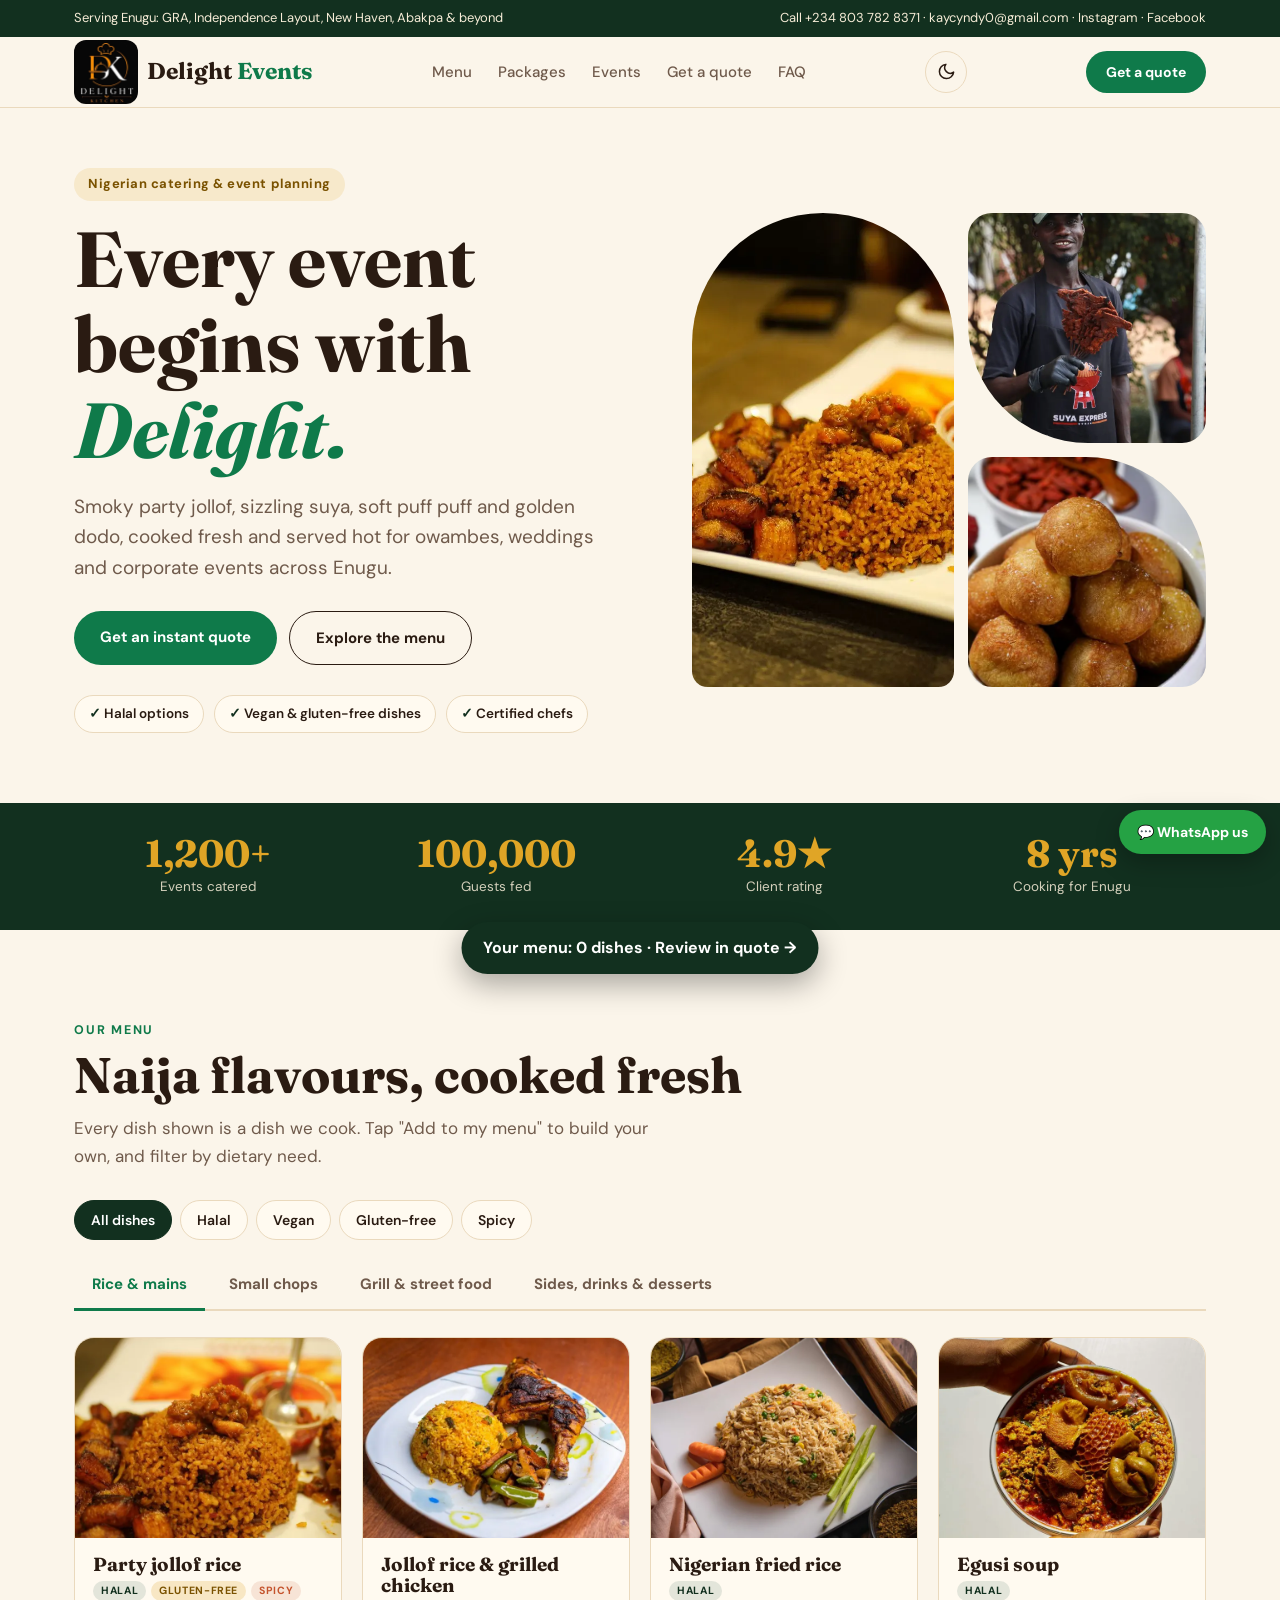
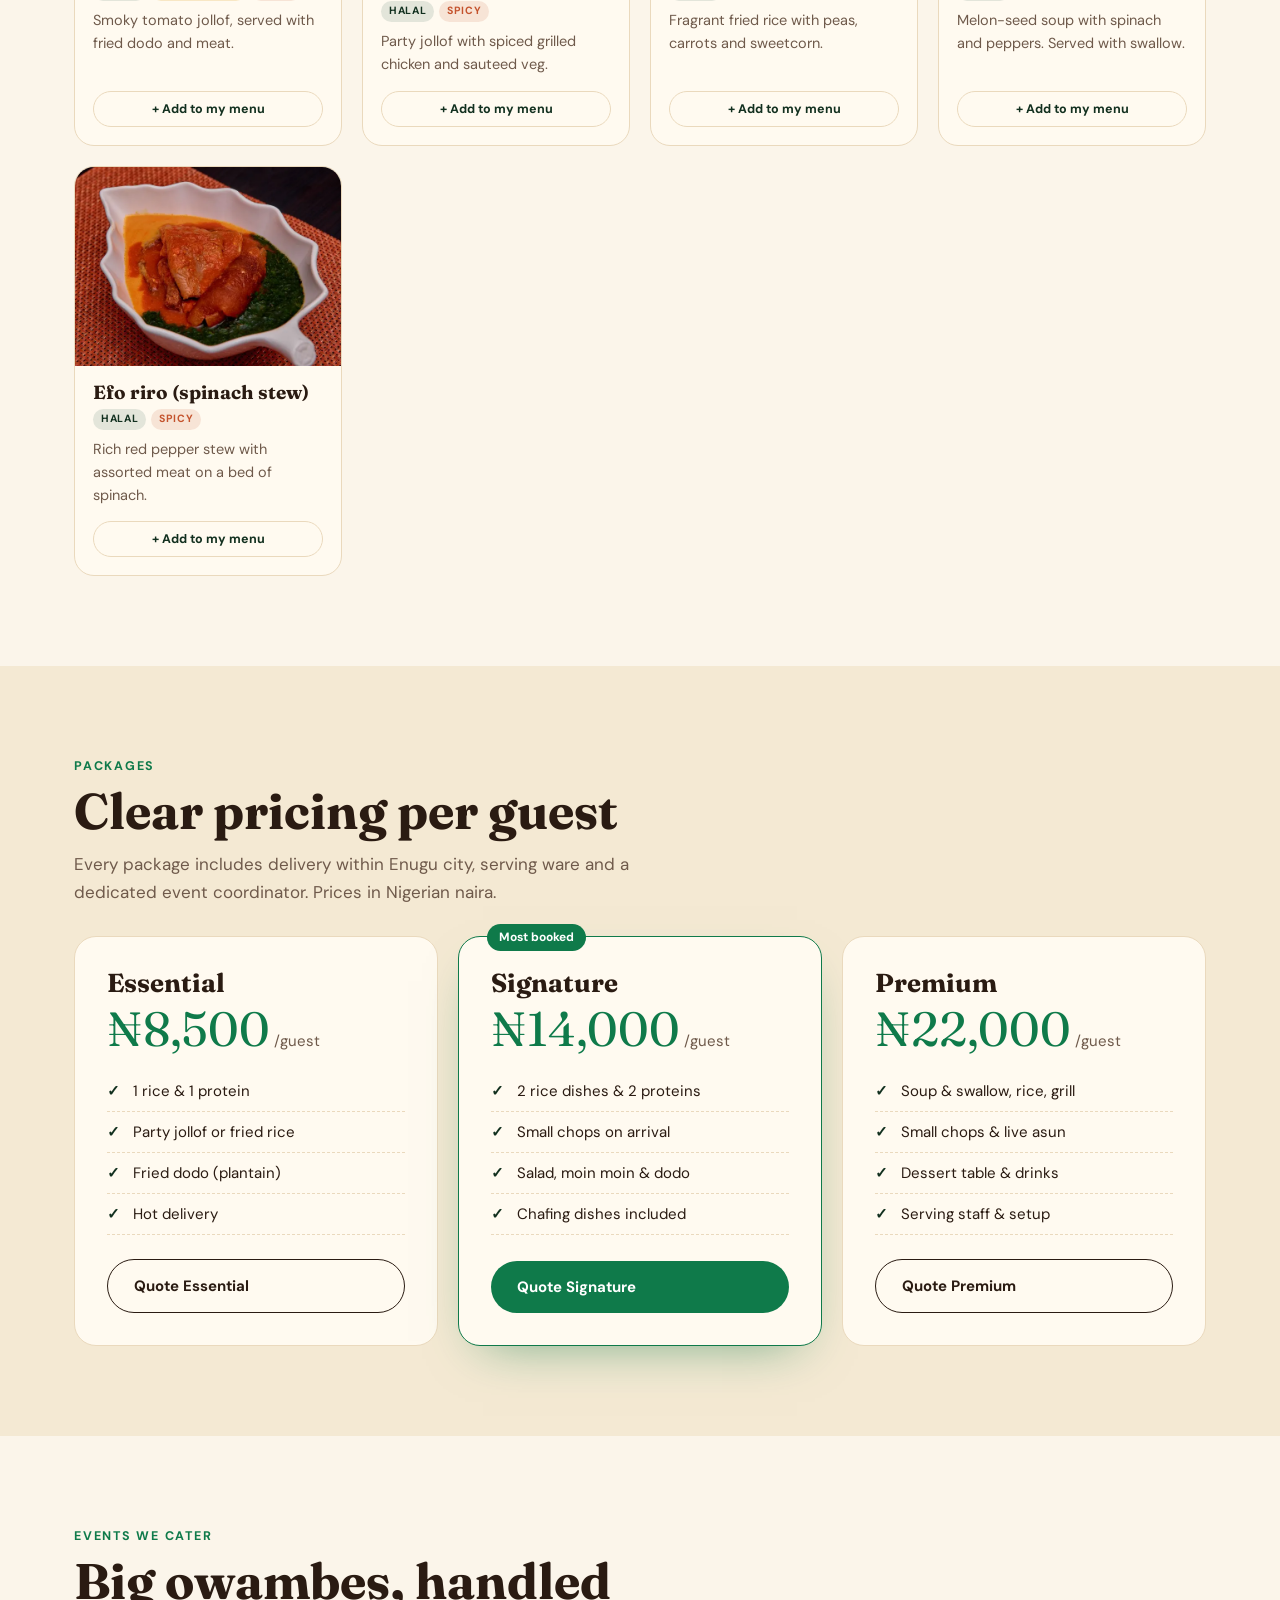
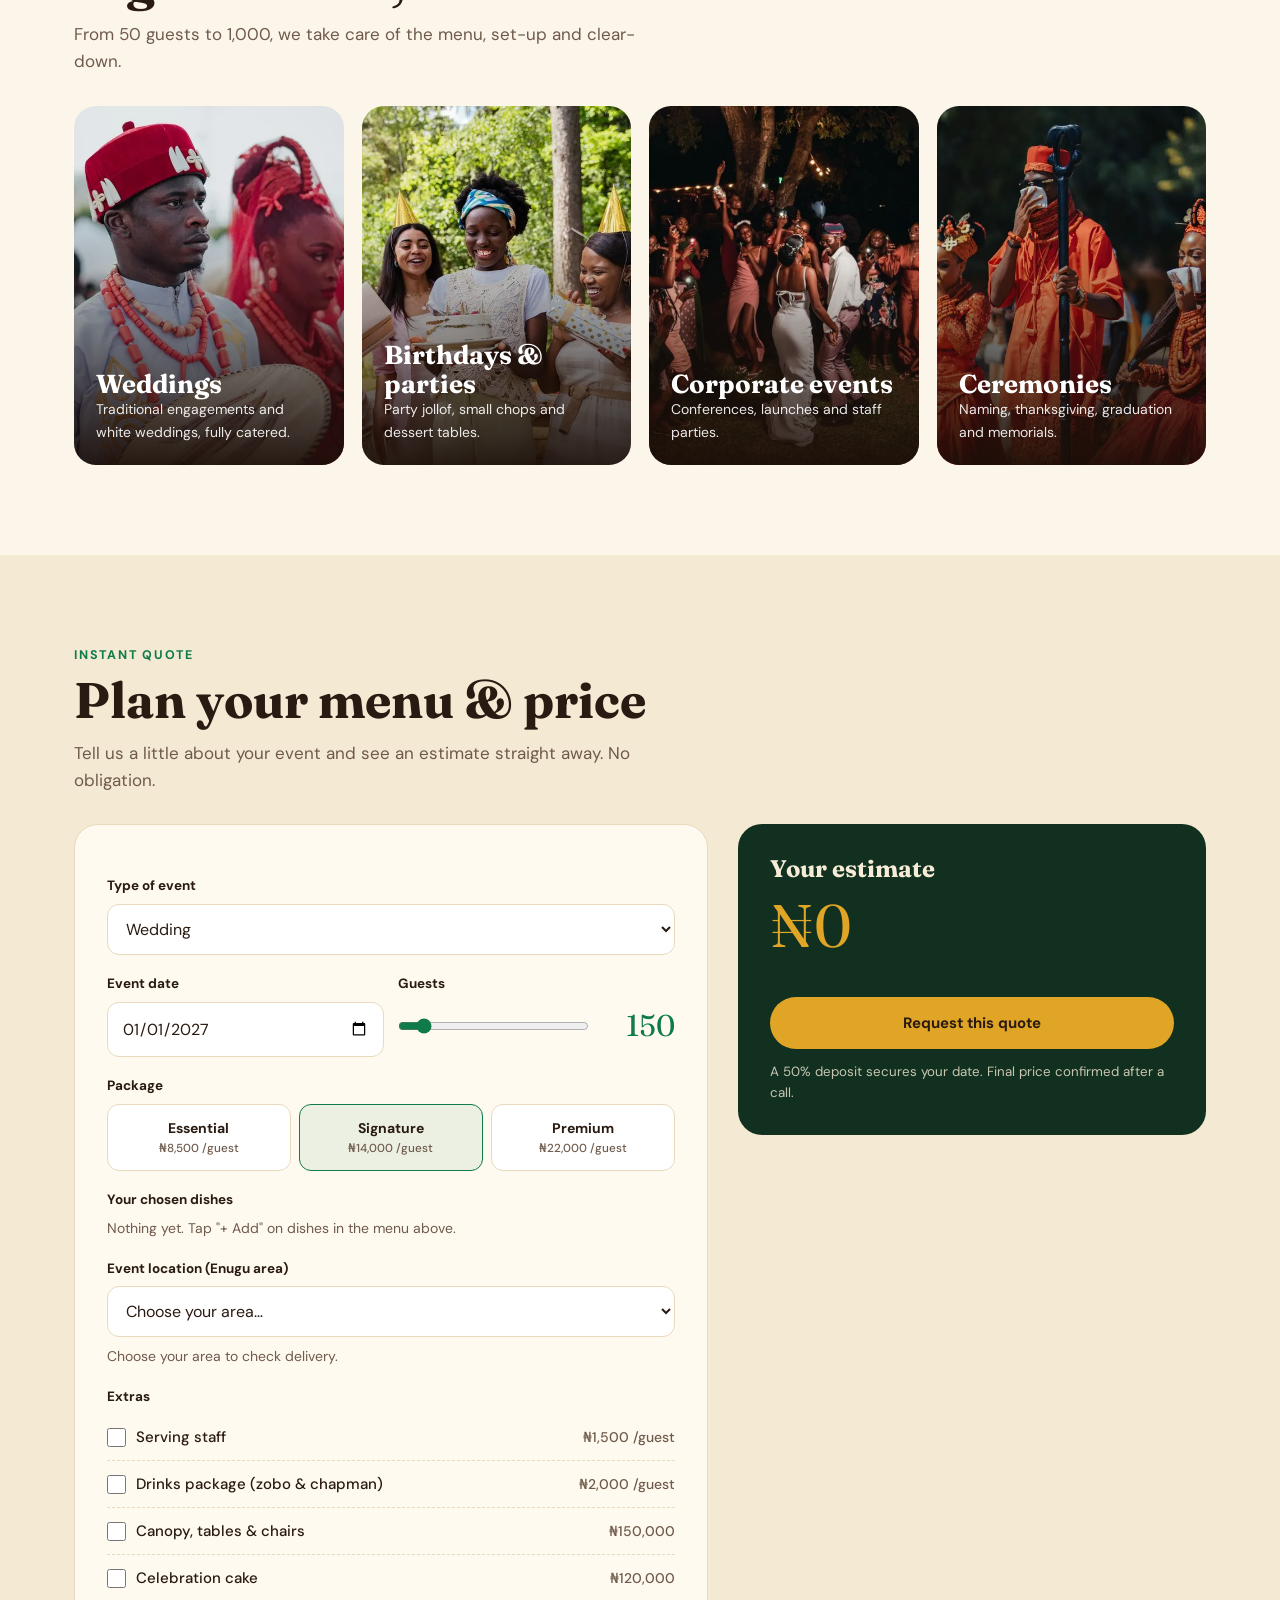
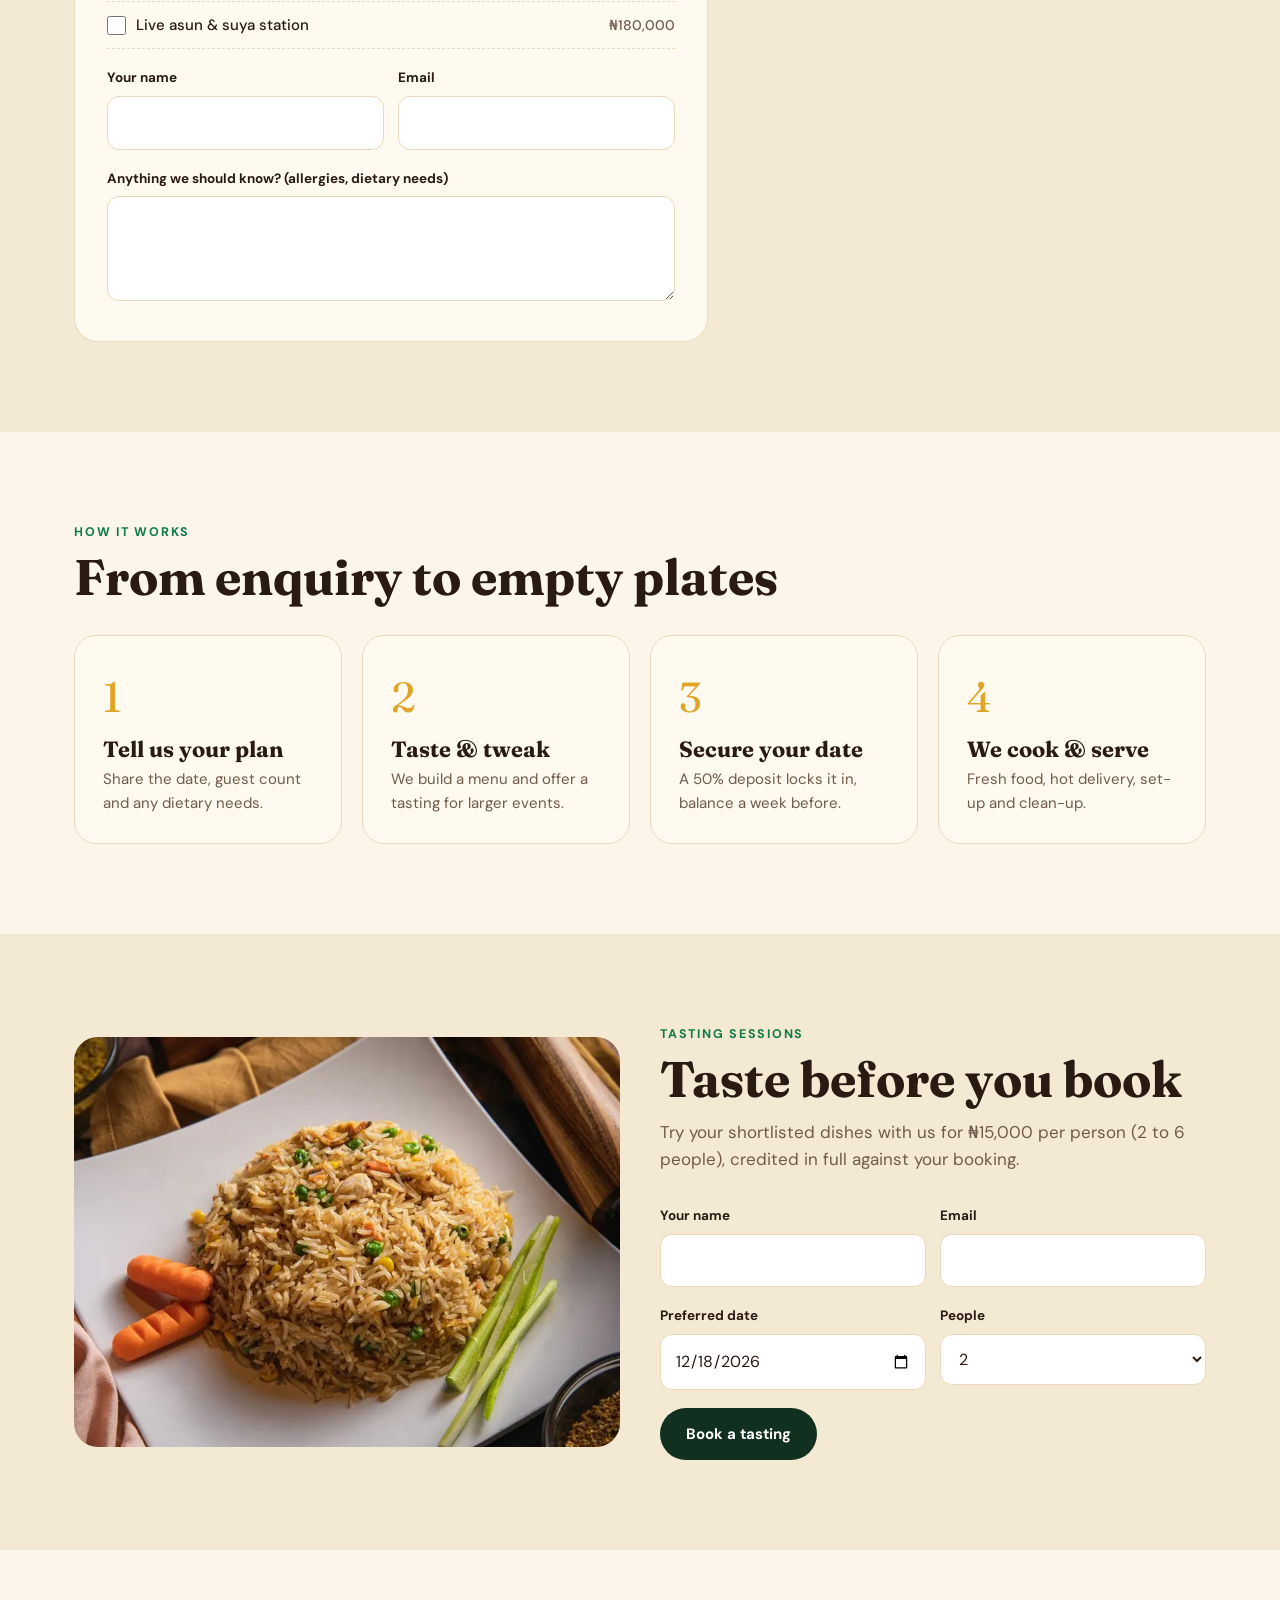
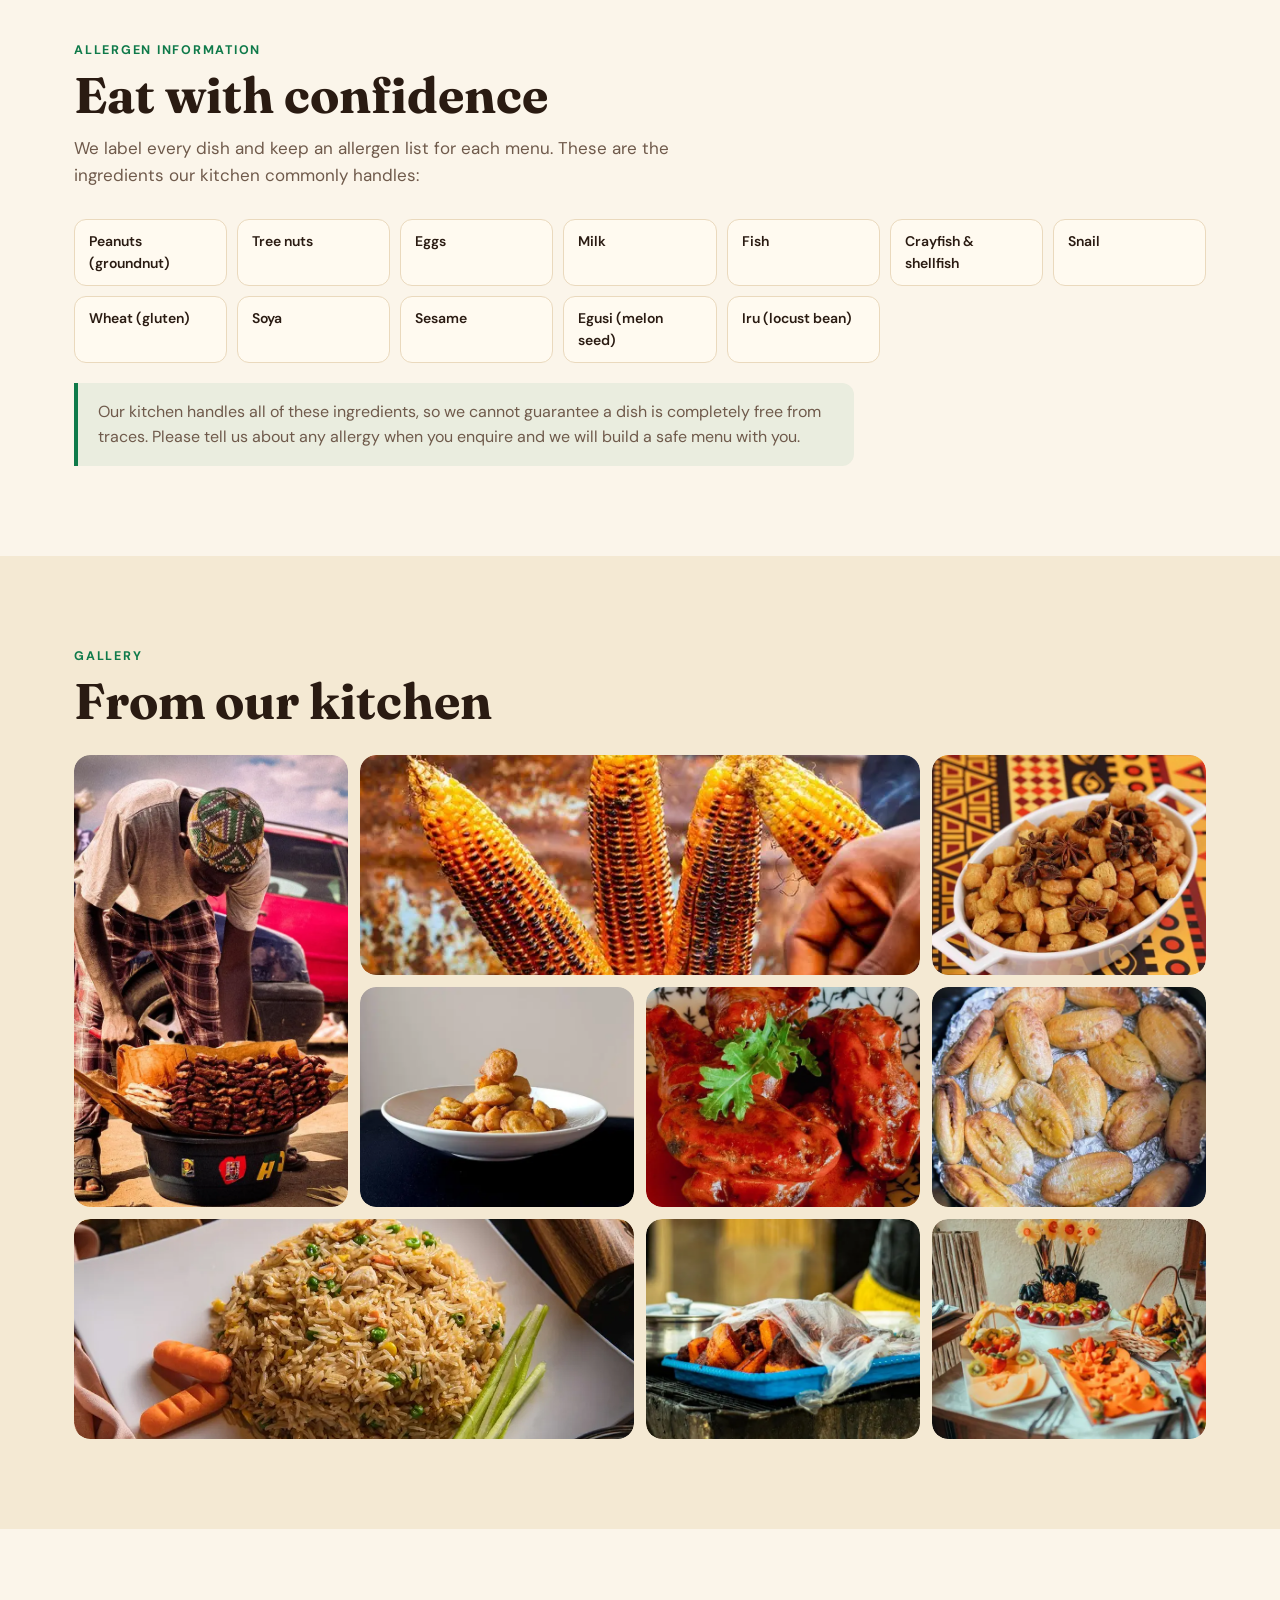
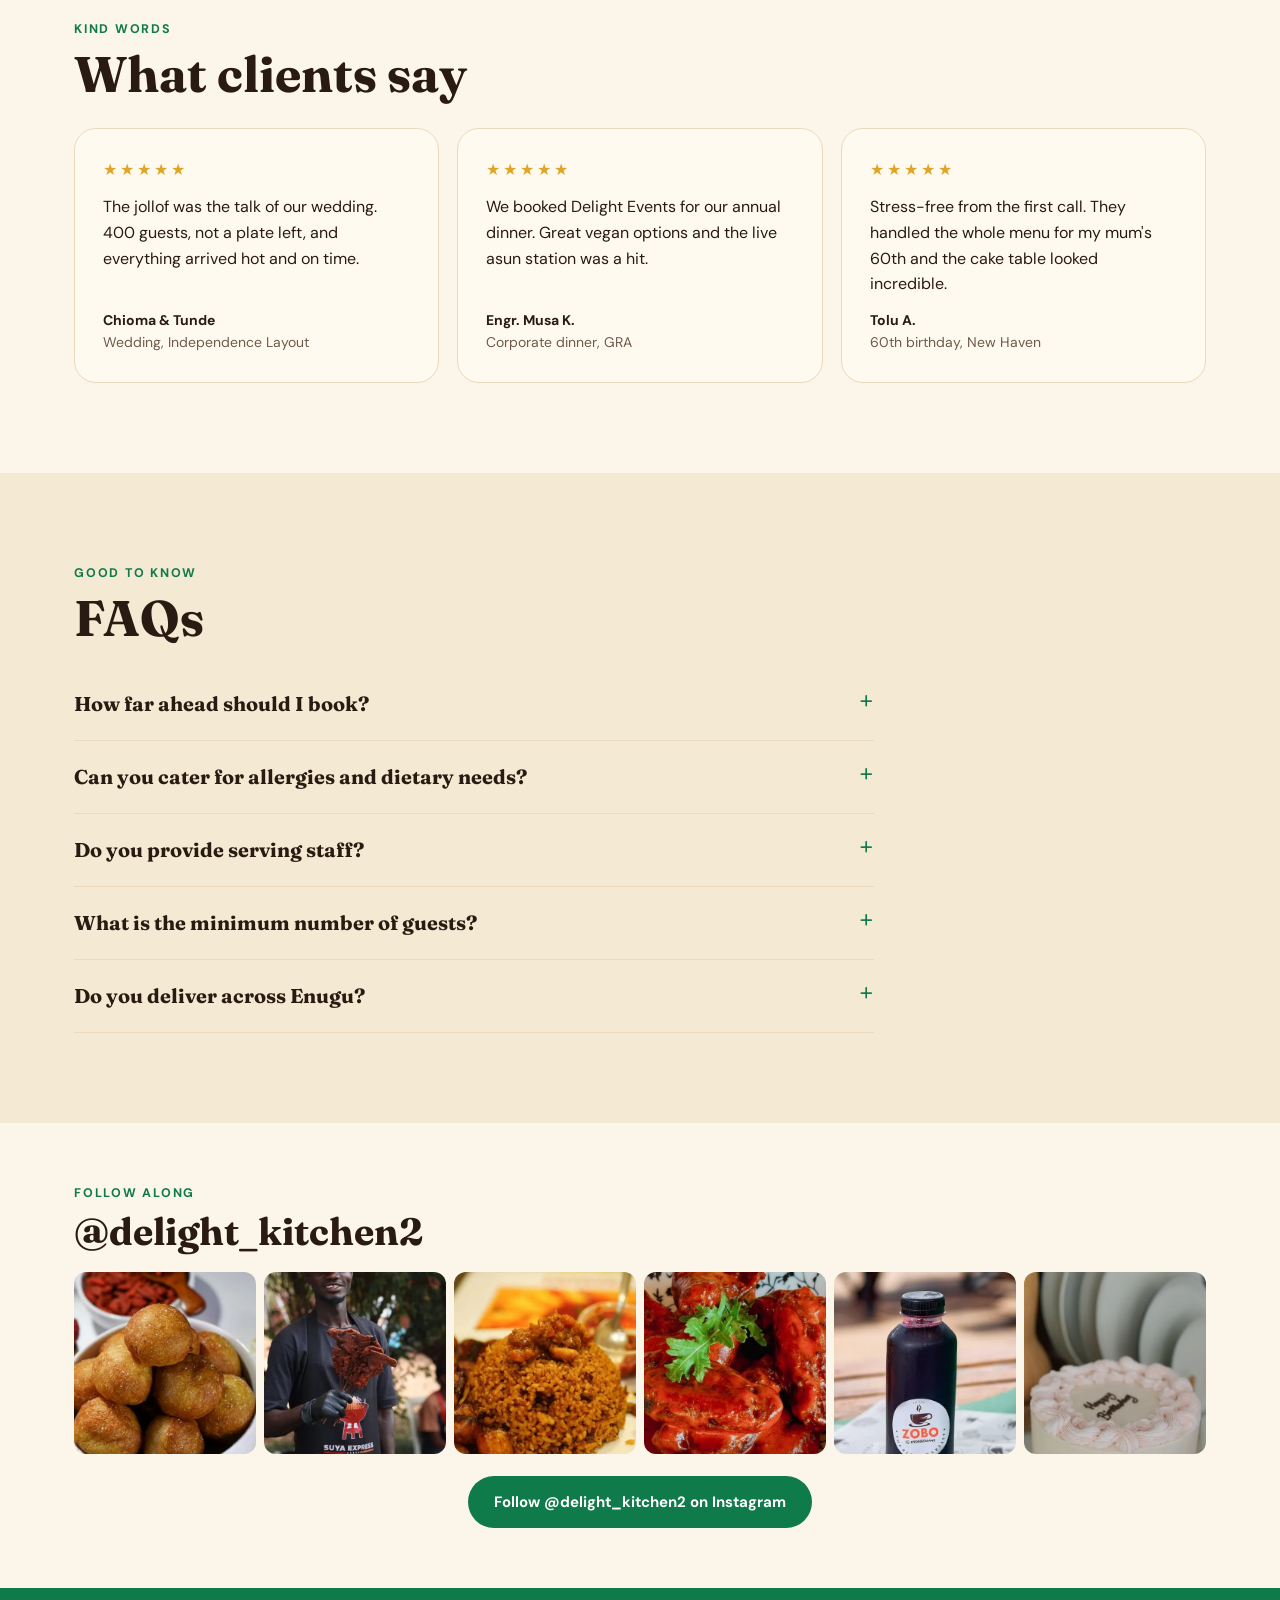
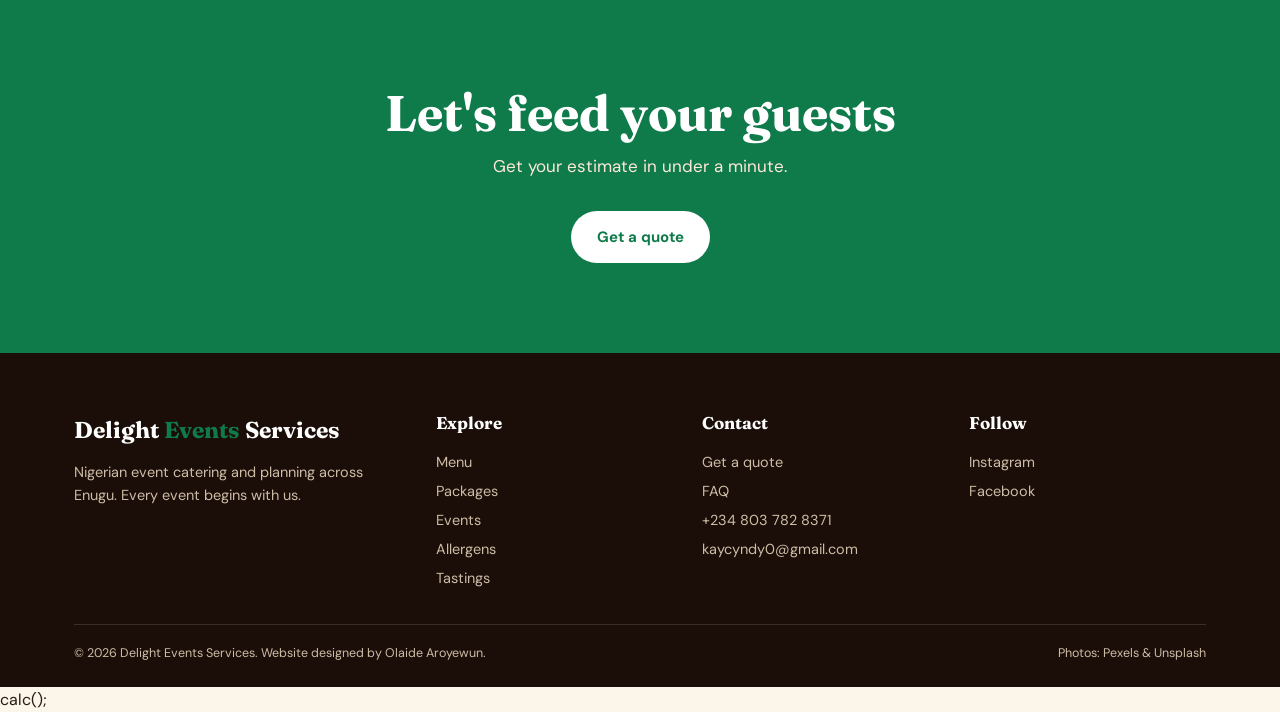
<file: sites/delighteventsservices.html>
<!DOCTYPE html>
<html lang="en-GB">
<head>
<meta charset="utf-8"><meta name="viewport" content="width=device-width, initial-scale=1">
<title>Delight Events Services — Nigerian event catering in Enugu</title>
<meta name="description" content="Owambes, weddings, birthdays and corporate events catered with party jollof, asun, small chops and more across Enugu. Get an instant quote.">
<link rel="icon" href="data:image/svg+xml,%3Csvg xmlns='http://www.w3.org/2000/svg' viewBox='0 0 32 32'%3E%3Ccircle cx='16' cy='16' r='15' fill='%230f7a4a'/%3E%3Cpath d='M8 19c0-5 3.6-9 8-9s8 4 8 9H8z' fill='%23fbf5ea'/%3E%3C/svg%3E">
<link href="https://fonts.googleapis.com/css2?family=DM+Sans:wght@400;500;600;700&family=Fraunces:wght@600;700&display=swap" rel="stylesheet">
<style>
:root{--terb:#0f7a4a;--grt:#12301f;--wh:#fff;--navbg:rgba(251,245,234,.94);--dashc:#d9c49f;--foot:#1b0e08;--cta2:#fff;--bg:#fbf5ea;--bg2:#f4e9d3;--ink:#2a1b12;--mut:#6f5a4b;--ter:#0f7a4a;--saf:#e0a526;--grn:#12301f;--hot:#c4532d;--card:#fffaf0;--line:#ead9bd}
*{box-sizing:border-box;margin:0;padding:0}html{scroll-behavior:smooth}
body{background:var(--bg);color:var(--ink);font-family:'DM Sans',sans-serif;line-height:1.6;-webkit-font-smoothing:antialiased}
a{color:inherit}button{font:inherit;color:inherit;cursor:pointer}img{max-width:100%}
h1,h2,h3,.serif{font-family:'Fraunces',serif;font-weight:700;line-height:1.1}
.wrap{max-width:1180px;margin:0 auto;padding:0 24px}
.top{background:var(--grn);color:#f6ecd7;font-size:13px}.top .wrap{display:flex;justify-content:space-between;gap:10px;padding-top:8px;padding-bottom:8px;flex-wrap:wrap}
nav{position:sticky;top:0;z-index:40;background:var(--navbg);backdrop-filter:blur(10px);border-bottom:1px solid var(--line)}
nav .wrap{display:flex;justify-content:space-between;align-items:center;height:70px;position:relative}
.logo{font-family:Fraunces,serif;font-weight:700;font-size:23px;text-decoration:none;display:flex;align-items:center;gap:9px}.logo b{color:var(--ter)}
nav ul{display:flex;gap:26px;list-style:none;font-size:15px;font-weight:500}nav ul a{text-decoration:none;color:var(--mut)}nav ul a:hover{color:var(--ter)}
.btn{display:inline-block;padding:14px 26px;border-radius:999px;font-weight:700;font-size:15px;text-decoration:none;background:var(--terb);color:#fff;border:0;transition:.2s}.btn:hover{background:#0b5c38;transform:translateY(-2px)}
.btn.g{background:none;color:var(--ink);border:1.5px solid var(--ink)}.btn.g:hover{background:var(--ink);color:#fff}.btn.sm{padding:10px 20px;font-size:14px}.btn.gr{background:var(--grn)}.btn.gr:hover{background:#0a1f13}
.burger{display:none;background:none;border:1px solid var(--line);width:44px;height:44px;border-radius:10px;align-items:center;justify-content:center;flex-direction:column;gap:5px}.burger i{display:block;width:20px;height:2px;background:var(--ink)}
@media(max-width:900px){.burger{display:flex}nav .wrap>.btn{display:none}nav ul{display:none;position:absolute;top:70px;left:0;right:0;flex-direction:column;gap:0;background:var(--bg);padding:6px 24px 16px;border-bottom:1px solid var(--line);box-shadow:0 20px 30px #0002}nav ul.open{display:flex}nav ul li a{display:block;padding:14px 0;border-bottom:1px solid var(--line)}}
.hero .wrap{display:grid;grid-template-columns:1.05fr .95fr;gap:50px;align-items:center;padding-top:60px;padding-bottom:70px}@media(max-width:940px){.hero .wrap{grid-template-columns:1fr;padding-top:36px}}
.kick{display:inline-block;background:#e0a52628;color:#7a5200;padding:6px 14px;border-radius:999px;font-weight:700;font-size:13px;letter-spacing:.04em}
h1{font-size:clamp(42px,6.4vw,78px);margin:16px 0 18px}h1 em{color:var(--ter);font-style:italic}
.lede{font-size:19px;color:var(--mut);max-width:520px}
.ctas{display:flex;gap:12px;flex-wrap:wrap;margin-top:28px}
.badges{display:flex;gap:10px;flex-wrap:wrap;margin-top:30px}.badges span{background:var(--card);border:1px solid var(--line);padding:7px 14px;border-radius:999px;font-size:13.5px;font-weight:600}.badges span:before{content:"✓ ";color:var(--grt)}
.collage{display:grid;grid-template-columns:1.1fr 1fr;grid-template-rows:230px 230px;gap:14px}.collage img{width:100%;height:100%;object-fit:cover;display:block}.collage .a{grid-row:span 2;border-radius:200px 200px 24px 24px}.collage .b{border-radius:24px 24px 24px 120px}.collage .c{border-radius:24px 120px 24px 24px}
@media(max-width:560px){.collage{grid-template-rows:170px 170px}}
.strip{background:var(--grn);color:#f6ecd7}.strip .wrap{display:grid;grid-template-columns:repeat(4,1fr);gap:20px;padding-top:32px;padding-bottom:32px;text-align:center}@media(max-width:700px){.strip .wrap{grid-template-columns:1fr 1fr}}
.strip b{display:block;font-family:Fraunces;font-size:38px;color:var(--saf);line-height:1}.strip span{font-size:13.5px;opacity:.85}
section{padding:90px 0}.alt{background:var(--bg2)}
.eyebrow{color:var(--ter);font-weight:700;letter-spacing:.14em;text-transform:uppercase;font-size:12.5px}
h2.t{font-size:clamp(32px,4.6vw,50px);margin:8px 0 12px}.sub{color:var(--mut);max-width:600px;font-size:17px;margin-bottom:30px}
.chips{display:flex;gap:8px;flex-wrap:wrap;margin-bottom:14px}.chip{padding:8px 16px;border-radius:999px;border:1.5px solid var(--line);background:var(--card);font-weight:600;font-size:14px}.chip.on{background:var(--grn);border-color:var(--grn);color:#fff}
.tabs{display:flex;gap:6px;flex-wrap:wrap;margin:18px 0 26px;border-bottom:2px solid var(--line)}.tab{padding:12px 18px;background:none;border:0;font-weight:700;font-size:15px;color:var(--mut);position:relative;top:2px;border-bottom:3px solid transparent}.tab.on{color:var(--ter);border-color:var(--ter)}
.panel{display:none;grid-template-columns:.8fr 1.2fr;gap:36px;align-items:start}.panel.on{display:grid}@media(max-width:860px){.panel.on{grid-template-columns:1fr}}
.panel>img{width:100%;border-radius:22px;aspect-ratio:4/5;max-height:560px;object-fit:cover;position:sticky;top:96px}@media(max-width:860px){.panel>img{aspect-ratio:16/10;position:static}}
.dish{padding:16px 0;border-bottom:1px dashed var(--dashc)}.dish h3{font-size:20px;display:flex;gap:8px;align-items:center;flex-wrap:wrap}.dish p{color:var(--mut);font-size:15px;margin-top:2px}
.tg{font-family:'DM Sans';font-size:10.5px;font-weight:700;letter-spacing:.06em;padding:2px 8px;border-radius:999px;text-transform:uppercase}.tg.h{background:#1f4d3a1f;color:var(--grt)}.tg.v{background:#4c9a2a22;color:#2f6f12}.tg.gf{background:#e0a52638;color:#7a5200}.tg.s{background:#c4532d22;color:var(--hot)}
.empty{display:none;color:var(--mut);padding:20px 0}
.pk{display:grid;grid-template-columns:repeat(auto-fit,minmax(270px,1fr));gap:20px;align-items:stretch}
.pkg{background:var(--card);border:1.5px solid var(--line);border-radius:22px;padding:32px;display:flex;flex-direction:column;position:relative}.pkg.f{border-color:var(--ter);box-shadow:0 20px 50px -25px #0f7a4a99}.pkg.f:before{content:"Most booked";position:absolute;top:-13px;left:28px;background:var(--terb);color:#fff;font-size:12px;font-weight:700;padding:4px 12px;border-radius:999px}
.pkg h3{font-size:26px}.pkg .p{font-family:Fraunces;font-size:48px;color:var(--ter);margin:8px 0 2px;line-height:1}.pkg .p small{font-family:'DM Sans';font-size:15px;color:var(--mut)}.pkg ul{list-style:none;margin:16px 0 24px;flex:1}.pkg li{padding:8px 0 8px 26px;position:relative;border-bottom:1px dashed var(--line);font-size:15px}.pkg li:before{content:"✓";position:absolute;left:0;color:var(--grt);font-weight:700}
.ev{display:grid;grid-template-columns:repeat(auto-fit,minmax(240px,1fr));gap:18px}.evc{position:relative;border-radius:22px;overflow:hidden;aspect-ratio:3/4;color:#fff}.evc img{position:absolute;inset:0;width:100%;height:100%;object-fit:cover;transition:transform .6s}.evc:hover img{transform:scale(1.06)}.evc div{position:absolute;inset:0;padding:22px;display:flex;flex-direction:column;justify-content:flex-end;background:linear-gradient(transparent 35%,#1b0e08ee)}.evc h3{font-size:26px}.evc p{font-size:14px;opacity:.9}
.qb{display:grid;grid-template-columns:1.15fr .85fr;gap:30px;align-items:start}@media(max-width:900px){.qb{grid-template-columns:1fr}}
.card{background:var(--card);border:1.5px solid var(--line);border-radius:24px;padding:32px}
label{display:block;font-weight:700;font-size:13.5px;margin:18px 0 7px}
select,input[type=date],input[type=text],input[type=email],input[type=tel],textarea{width:100%;background:var(--wh);border:1.5px solid var(--line);padding:13px 14px;border-radius:12px;font:inherit;color:var(--ink)}select:focus,input:focus,textarea:focus{outline:2px solid var(--ter);outline-offset:1px}
.row2{display:grid;grid-template-columns:1fr 1fr;gap:14px}@media(max-width:560px){.row2{grid-template-columns:1fr}}
.rng{display:flex;align-items:center;gap:16px}.rng input{flex:1;accent-color:var(--ter)}.rng output{font-family:Fraunces;font-size:30px;color:var(--ter);min-width:70px;text-align:right}
.pkopts{display:grid;grid-template-columns:repeat(3,1fr);gap:8px}.po{padding:12px 6px;border:1.5px solid var(--line);border-radius:12px;background:var(--wh);text-align:center;font-weight:700;font-size:14px}.po small{display:block;font-weight:500;color:var(--mut)}.po.on{border-color:var(--ter);background:#0f7a4a14}
.ex{display:flex;align-items:center;gap:10px;padding:11px 0;border-bottom:1px dashed var(--line);font-weight:500;font-size:15px;margin:0;cursor:pointer}.ex input{width:19px;height:19px;accent-color:var(--ter)}.ex span{margin-left:auto;color:var(--mut);font-size:14px}
.est{background:var(--grn);color:#f6ecd7;border-radius:24px;padding:32px;position:sticky;top:96px}.est h3{font-size:24px;margin-bottom:12px}.est .tot{font-family:Fraunces;font-size:60px;color:var(--saf);line-height:1}.est small{opacity:.8}.est table{width:100%;margin:18px 0;border-collapse:collapse;font-size:15px}.est td{padding:7px 0;border-bottom:1px solid #ffffff22}.est td:last-child{text-align:right}.est .btn{width:100%;text-align:center;background:var(--saf);color:#2a1b12;margin-top:6px}.est .btn:hover{background:#f4b92c}
.okq{display:none;text-align:center;padding:10px}.okq h3{font-size:28px;color:var(--saf)}.okq p{margin-top:8px}
.steps{display:grid;grid-template-columns:repeat(auto-fit,minmax(230px,1fr));gap:20px}.step{padding:28px;background:var(--card);border:1.5px solid var(--line);border-radius:22px}.step i{font-style:normal;font-family:Fraunces;font-size:42px;color:var(--saf)}.step h3{font-size:22px;margin:6px 0}.step p{color:var(--mut);font-size:15px}
.gal{display:grid;grid-auto-flow:dense;grid-template-columns:repeat(4,1fr);grid-auto-rows:220px;gap:12px}.gal img{width:100%;height:100%;object-fit:cover;border-radius:16px;display:block;transition:transform .5s}.gal figure{overflow:hidden;border-radius:16px}.gal figure:hover img{transform:scale(1.06)}.gal .w{grid-column:span 2}.gal .t{grid-row:span 2}@media(max-width:760px){.gal{grid-template-columns:1fr 1fr;grid-auto-rows:170px}}
.rev{display:grid;grid-template-columns:repeat(auto-fit,minmax(280px,1fr));gap:18px}.rv{background:var(--card);border:1.5px solid var(--line);border-radius:22px;padding:28px;display:flex;flex-direction:column;gap:12px}.st{color:var(--saf);letter-spacing:3px}.rv p{flex:1}.rv .who{font-size:14px;color:var(--mut)}.rv .who b{color:var(--ink);display:block}
.faq{max-width:800px}.q{border-bottom:1.5px solid var(--line)}.q button{width:100%;text-align:left;background:none;border:0;padding:20px 0;display:flex;justify-content:space-between;gap:16px;font-family:Fraunces;font-size:20px;font-weight:700}.q button:after{content:"+";color:var(--ter);font-size:26px;line-height:1}.q.on button:after{content:"–"}.q div{display:none;color:var(--mut);padding:0 0 20px;max-width:660px}.q.on div{display:block}
.cta{background:var(--terb);color:#fff;text-align:center}.cta .sub{color:#ffe9d9;margin-inline:auto}.cta .btn{background:var(--wh);color:var(--ter)}
footer{background:var(--foot);color:#cdbca6;padding:56px 0 24px;font-size:14.5px}.fg{display:grid;grid-template-columns:1.4fr 1fr 1fr 1fr;gap:30px}@media(max-width:860px){.fg{grid-template-columns:1fr 1fr}}footer h4{font-family:Fraunces;color:#fff;margin-bottom:12px;font-size:17px}footer a{display:block;text-decoration:none;padding:3px 0}footer a:hover{color:var(--saf)}.copy{margin-top:30px;padding-top:18px;border-top:1px solid #ffffff22;display:flex;justify-content:space-between;gap:10px;flex-wrap:wrap;font-size:12.5px}
.ribbon{position:fixed;right:0;bottom:0;z-index:99;background:#000d;color:#fff;font:600 11px/1 system-ui,sans-serif;letter-spacing:.06em;padding:8px 12px;border-top-left-radius:10px;text-transform:uppercase}
.totop{position:fixed;left:16px;bottom:16px;z-index:40;width:44px;height:44px;border-radius:50%;background:var(--terb);color:#fff;border:0;font-size:20px;font-weight:700;opacity:0;pointer-events:none;transition:.3s}.totop.on{opacity:1;pointer-events:auto}

.add{margin-left:auto;background:var(--card);border:1.5px solid var(--line);border-radius:999px;padding:5px 14px;font:700 12.5px 'DM Sans';color:var(--grt)}.add:hover{border-color:var(--grt)}.add.on{background:var(--grn);border-color:var(--grn);color:#fff}
.mbar{position:fixed;left:50%;bottom:16px;transform:translate(-50%,90px);z-index:45;background:var(--grn);color:#fff;border:0;border-radius:999px;padding:13px 22px;font-weight:700;box-shadow:0 10px 30px #0005;transition:.35s;white-space:nowrap}.mbar.on{transform:translate(-50%,0)}
.wa{position:fixed;right:14px;bottom:46px;z-index:44;background:#25a244;color:#fff;border-radius:999px;padding:11px 18px;font-weight:700;font-size:14px;text-decoration:none;box-shadow:0 8px 24px #0004}.wa:hover{background:#1c8a37}
@media(max-width:560px){.wa span{display:none}.wa{padding:12px 14px}}
.chosen{display:flex;gap:6px;flex-wrap:wrap;margin-bottom:4px}.chosen span{background:#1f4d3a18;color:var(--grt);border-radius:999px;padding:5px 6px 5px 12px;font-size:13px;font-weight:600;display:inline-flex;gap:6px;align-items:center}.chosen button{background:none;border:0;font-size:17px;line-height:1;color:var(--grt)}.chosen em{color:var(--mut);font-style:normal;font-size:14px}
.dv{display:flex;gap:10px}.dv input{flex:1}.dv .btn{padding:11px 20px;border-radius:12px}.dvm{font-size:14px;margin-top:8px;color:var(--mut)}.dvm.ok{color:var(--grt);font-weight:600}.dvm.no{color:var(--ter);font-weight:600}
.tasting{display:grid;grid-template-columns:1fr 1fr;gap:40px;align-items:center}@media(max-width:860px){.tasting{grid-template-columns:1fr}}.tasting>img{width:100%;border-radius:24px;aspect-ratio:4/3;object-fit:cover}
.alg{display:grid;grid-template-columns:repeat(auto-fit,minmax(150px,1fr));gap:10px;margin:20px 0}.alg span{background:var(--card);border:1.5px solid var(--line);border-radius:12px;padding:10px 14px;font-weight:600;font-size:14px}.note{background:#0f7a4a12;border-left:4px solid var(--ter);padding:16px 20px;border-radius:0 12px 12px 0;color:var(--mut);max-width:780px}
.ig{display:grid;grid-template-columns:repeat(6,1fr);gap:8px;margin-top:20px}.ig a{aspect-ratio:1;overflow:hidden;display:block;border-radius:12px}.ig img{width:100%;height:100%;object-fit:cover;transition:transform .5s;display:block}.ig a:hover img{transform:scale(1.1)}@media(max-width:760px){.ig{grid-template-columns:repeat(3,1fr)}}
.panel.on{display:block}.dg{display:grid;grid-template-columns:repeat(auto-fill,minmax(230px,1fr));gap:20px}.dish{padding:0!important;border:1.5px solid var(--line)!important;border-radius:20px;background:var(--card);overflow:hidden;display:flex;flex-direction:column}.dish img{width:100%;aspect-ratio:4/3;object-fit:cover;display:block}.db{padding:16px 18px 18px;display:flex;flex-direction:column;gap:6px;flex:1}.db h3{font-size:19px}.db p{flex:1;color:var(--mut);font-size:14.5px}.tgs{display:flex;gap:5px;flex-wrap:wrap}.db .add{margin:8px 0 0;width:100%;padding:9px 0}
.top a{color:inherit;text-decoration:none}.top a:hover{text-decoration:underline}
.tbtn{width:42px;height:42px;border-radius:50%;border:1.5px solid var(--line);background:transparent;color:var(--ink);display:grid;place-items:center;flex:none;cursor:pointer;transition:.2s}.tbtn:hover{border-color:var(--ink)}.tbtn .su{display:none}html[data-theme=night] .tbtn .su{display:block}html[data-theme=night] .tbtn .mo{display:none}body,nav,section,footer{transition:background-color .25s,color .25s}
html[data-theme=night]{color-scheme:dark;--bg:#14100c;--bg2:#1c1610;--ink:#f3e8d4;--mut:#b6a58d;--ter:#4fd08c;--terb:#0f7a4a;--saf:#f0b73a;--grn:#0f2a1b;--grt:#7fe0a8;--card:#201912;--line:#35291c;--wh:#2a2118;--navbg:rgba(20,16,12,.94);--dashc:#4a3b28;--foot:#0b0806}
html[data-theme=night] .tg.v{color:#a6dd7e;background:#6fbf4533}
html[data-theme=night] .tg.gf,html[data-theme=night] .kick{color:#f0b73a}
html[data-theme=night] .tg.h{background:#8fd3a822}
html[data-theme=night] .cta{background:#0c5a37}
html[data-theme=night] .cta .btn{background:#f3e8d4;color:#0c5a37}
html[data-theme=night] .pkg.f{box-shadow:0 20px 50px -25px #0f7a4a99}
html[data-theme=night] nav ul{box-shadow:none}
html[data-theme=night] .est{background:#0f2a1b}
html[data-theme=night] .po.on,html[data-theme=night] .note{background:#4fd08c18}
html[data-theme=night] .chosen span{background:#8fd3a81c}
html[data-theme=night] img{filter:brightness(.92)}
html[data-theme=night] .mbar{background:#0f2a1b}

.logo .lg{width:64px;height:64px;border-radius:12px;object-fit:cover;background:#000;flex:none}html[data-theme=night] .logo .lg{filter:none}
</style>
<script>(function(){try{var t=localStorage.getItem('theme');if(!t)t=matchMedia('(prefers-color-scheme:dark)').matches?'night':'day';document.documentElement.dataset.theme=t}catch(e){document.documentElement.dataset.theme='day'}})()</script><meta name="theme-color" content="#fbf5ea" data-d="#fbf5ea" data-n="#14100c"></head>
<body>
<div class="top"><div class="wrap"><span>Serving Enugu: GRA, Independence Layout, New Haven, Abakpa &amp; beyond</span><span><a href="tel:+2348037828371">Call +234 803 782 8371</a> · <a href="mailto:kaycyndy0@gmail.com">kaycyndy0@gmail.com</a> · <a href="https://www.instagram.com/delight_kitchen2/" target="_blank" rel="noopener">Instagram</a> · <a href="https://www.facebook.com/Cyndyblackberryformanchester" target="_blank" rel="noopener">Facebook</a></span></div></div>
<nav><div class="wrap"><a class="logo" href="#top"><img class="lg" src="img/dk-logo.webp" alt="Delight Kitchen logo" width="64" height="64"><span>Delight <b>Events</b></span></a>
<ul id="menu"><li><a href="#menu-sec">Menu</a></li><li><a href="#packages">Packages</a></li><li><a href="#events">Events</a></li><li><a href="#quote">Get a quote</a></li><li><a href="#faq">FAQ</a></li></ul><button class="tbtn" id="theme" type="button" aria-label="Switch to night mode" title="Day / night mode"><svg class="mo" width="19" height="19" viewBox="0 0 24 24" fill="none" stroke="currentColor" stroke-width="1.9" stroke-linecap="round" stroke-linejoin="round"><path d="M21 12.8A9 9 0 1 1 11.2 3a7 7 0 0 0 9.8 9.8z"/></svg><svg class="su" width="19" height="19" viewBox="0 0 24 24" fill="none" stroke="currentColor" stroke-width="1.9" stroke-linecap="round"><circle cx="12" cy="12" r="4"/><path d="M12 2v2M12 20v2M4.9 4.9l1.4 1.4M17.7 17.7l1.4 1.4M2 12h2M20 12h2M4.9 19.1l1.4-1.4M17.7 6.3l1.4-1.4"/></svg></button><a class="btn sm" href="#quote">Get a quote</a><button class="burger" id="burger" aria-label="Menu"><i></i><i></i><i></i></button></div></nav>

<header class="hero" id="top"><div class="wrap">
<div><span class="kick">Nigerian catering &amp; event planning</span><h1>Every event begins with <em>Delight.</em></h1><p class="lede">Smoky party jollof, sizzling suya, soft puff puff and golden dodo, cooked fresh and served hot for owambes, weddings and corporate events across Enugu.</p>
<div class="ctas"><a class="btn" href="#quote">Get an instant quote</a><a class="btn g" href="#menu-sec">Explore the menu</a></div>
<div class="badges"><span>Halal options</span><span>Vegan &amp; gluten-free dishes</span><span>Certified chefs</span></div></div>
<div class="collage"><img class="a" src="img/d-hero-jollof.webp" alt="Party jollof rice with fried plantain"><img class="b" src="img/d-hero-suya.webp" alt="Suya being grilled"><img class="c" src="img/d-puff.webp" alt="Puff puff"></div>
</div></header>
<div class="strip"><div class="wrap"><div><b>1,200+</b><span>Events catered</span></div><div><b>100,000</b><span>Guests fed</span></div><div><b>4.9★</b><span>Client rating</span></div><div><b>8 yrs</b><span>Cooking for Enugu</span></div></div></div>

<section id="menu-sec"><div class="wrap"><div class="eyebrow">Our menu</div><h2 class="t">Naija flavours, cooked fresh</h2><p class="sub">Every dish shown is a dish we cook. Tap "Add to my menu" to build your own, and filter by dietary need.</p>
<div class="chips" id="chips"><button class="chip on" data-f="all">All dishes</button><button class="chip" data-f="h">Halal</button><button class="chip" data-f="v">Vegan</button><button class="chip" data-f="gf">Gluten-free</button><button class="chip" data-f="s">Spicy</button></div>
<div class="tabs" id="tabs"></div><div id="panels"></div></div></section>

<section id="packages" class="alt"><div class="wrap"><div class="eyebrow">Packages</div><h2 class="t">Clear pricing per guest</h2><p class="sub">Every package includes delivery within Enugu city, serving ware and a dedicated event coordinator. Prices in Nigerian naira.</p><div class="pk">
<div class="pkg"><h3>Essential</h3><div class="p">₦8,500<small> /guest</small></div><ul><li>1 rice &amp; 1 protein</li><li>Party jollof or fried rice</li><li>Fried dodo (plantain)</li><li>Hot delivery</li></ul><a class="btn g" href="#quote" data-pk="Essential">Quote Essential</a></div>
<div class="pkg f"><h3>Signature</h3><div class="p">₦14,000<small> /guest</small></div><ul><li>2 rice dishes &amp; 2 proteins</li><li>Small chops on arrival</li><li>Salad, moin moin &amp; dodo</li><li>Chafing dishes included</li></ul><a class="btn" href="#quote" data-pk="Signature">Quote Signature</a></div>
<div class="pkg"><h3>Premium</h3><div class="p">₦22,000<small> /guest</small></div><ul><li>Soup &amp; swallow, rice, grill</li><li>Small chops &amp; live asun</li><li>Dessert table &amp; drinks</li><li>Serving staff &amp; setup</li></ul><a class="btn g" href="#quote" data-pk="Premium">Quote Premium</a></div></div></div></section>

<section id="events"><div class="wrap"><div class="eyebrow">Events we cater</div><h2 class="t">Big owambes, handled</h2><p class="sub">From 50 guests to 1,000, we take care of the menu, set-up and clear-down.</p><div class="ev">
<div class="evc"><img src="img/e-wedding.webp" alt="" loading="lazy"><div><h3>Weddings</h3><p>Traditional engagements and white weddings, fully catered.</p></div></div>
<div class="evc"><img src="img/e-birthday.webp" alt="" loading="lazy"><div><h3>Birthdays &amp; parties</h3><p>Party jollof, small chops and dessert tables.</p></div></div>
<div class="evc"><img src="img/n-night.webp" alt="" loading="lazy"><div><h3>Corporate events</h3><p>Conferences, launches and staff parties.</p></div></div>
<div class="evc"><img src="img/e-ceremony.webp" alt="" loading="lazy"><div><h3>Ceremonies</h3><p>Naming, thanksgiving, graduation and memorials.</p></div></div></div></div></section>

<section id="quote" class="alt"><div class="wrap"><div class="eyebrow">Instant quote</div><h2 class="t">Plan your menu &amp; price</h2><p class="sub">Tell us a little about your event and see an estimate straight away. No obligation.</p>
<div class="qb"><div class="card" id="qcard"><label for="et">Type of event</label><select id="et"><option>Wedding</option><option>Birthday party</option><option>Corporate event</option><option>Naming ceremony</option><option>Thanksgiving or burial</option><option>Anniversary</option><option>Other</option></select>
<div class="row2"><div><label for="dt">Event date</label><input type="date" id="dt"></div><div><label>Guests</label><div class="rng"><input type="range" id="gs" min="50" max="1000" step="10" value="150"><output id="go">150</output></div></div></div>
<label>Package</label><div class="pkopts" id="po"><button type="button" class="po" data-p="Essential">Essential<small>₦8,500 /guest</small></button><button type="button" class="po on" data-p="Signature">Signature<small>₦14,000 /guest</small></button><button type="button" class="po" data-p="Premium">Premium<small>₦22,000 /guest</small></button></div>
<label>Your chosen dishes</label><div class="chosen" id="chosen"></div><label for="pc">Event location (Enugu area)</label><select id="pc"><option value="">Choose your area…</option><optgroup label="Enugu city"><option>Independence Layout</option><option>GRA</option><option>New Haven</option><option>Ogui</option><option>Uwani</option><option>Achara Layout</option><option>Trans-Ekulu</option><option>Abakpa Nike</option><option>Coal Camp</option></optgroup><optgroup label="Just outside the city"><option>Emene</option><option>Awkunanaw</option><option>Ngwo</option><option>Agbani</option><option>Udi</option></optgroup><optgroup label="Further out"><option>Nsukka</option><option>Oji River</option><option>Awgu</option><option>Oduma</option></optgroup><option>Outside Enugu State</option></select><div class="dvm" id="dvm">Choose your area to check delivery.</div><label>Extras</label><div id="exs"></div>
<div class="row2"><div><label for="qn">Your name</label><input type="text" id="qn"></div><div><label for="qe">Email</label><input type="email" id="qe"></div></div>
<label for="qm">Anything we should know? (allergies, dietary needs)</label><textarea id="qm" rows="3"></textarea></div>
<div class="est"><div id="estv"><h3>Your estimate</h3><div class="tot" id="tot">₦0</div><small id="per"></small><table id="tb"></table><p id="qerr" style="display:none;color:#ffb199;margin-bottom:8px;font-size:14px"></p><button class="btn" id="req">Request this quote</button><small style="display:block;margin-top:12px">A 50% deposit secures your date. Final price confirmed after a call.</small></div>
<div class="okq" id="okq"><h3>Request received</h3><p id="okt"></p></div></div></div></div></section>

<section><div class="wrap"><div class="eyebrow">How it works</div><h2 class="t">From enquiry to empty plates</h2><div class="steps" style="margin-top:30px"><div class="step"><i>1</i><h3>Tell us your plan</h3><p>Share the date, guest count and any dietary needs.</p></div><div class="step"><i>2</i><h3>Taste &amp; tweak</h3><p>We build a menu and offer a tasting for larger events.</p></div><div class="step"><i>3</i><h3>Secure your date</h3><p>A 50% deposit locks it in, balance a week before.</p></div><div class="step"><i>4</i><h3>We cook &amp; serve</h3><p>Fresh food, hot delivery, set-up and clean-up.</p></div></div></div></section>

<section id="tasting" class="alt"><div class="wrap"><div class="tasting"><img src="img/d-friedrice-w.webp" alt="Nigerian fried rice" loading="lazy"><div><div class="eyebrow">Tasting sessions</div><h2 class="t">Taste before you book</h2><p class="sub" style="margin-bottom:14px">Try your shortlisted dishes with us for ₦15,000 per person (2 to 6 people), credited in full against your booking.</p>
<div id="tf"><div class="row2"><div><label for="tn">Your name</label><input type="text" id="tn"></div><div><label for="te">Email</label><input type="email" id="te"></div></div><div class="row2"><div><label for="td">Preferred date</label><input type="date" id="td"></div><div><label for="tg">People</label><select id="tg"><option>2</option><option>3</option><option>4</option><option>5</option><option>6</option></select></div></div><p id="terr" class="dvm no" style="display:none">Please add your name and email.</p><button class="btn gr" id="tb2" style="margin-top:18px">Book a tasting</button></div>
<div class="note" id="tok" style="display:none"><b>Tasting requested.</b> <span id="tokt"></span></div></div></div></div></section>
<section id="allergens"><div class="wrap"><div class="eyebrow">Allergen information</div><h2 class="t">Eat with confidence</h2><p class="sub">We label every dish and keep an allergen list for each menu. These are the ingredients our kitchen commonly handles:</p>
<div class="alg"><span>Peanuts (groundnut)</span><span>Tree nuts</span><span>Eggs</span><span>Milk</span><span>Fish</span><span>Crayfish &amp; shellfish</span><span>Snail</span><span>Wheat (gluten)</span><span>Soya</span><span>Sesame</span><span>Egusi (melon seed)</span><span>Iru (locust bean)</span></div>
<div class="note">Our kitchen handles all of these ingredients, so we cannot guarantee a dish is completely free from traces. Please tell us about any allergy when you enquire and we will build a safe menu with you.</div></div></section>
<section class="alt"><div class="wrap"><div class="eyebrow">Gallery</div><h2 class="t">From our kitchen</h2><div class="gal" style="margin-top:26px">
<figure class="t"><img src="img/d-vendor.webp" alt="" loading="lazy"></figure><figure class="w"><img src="img/d-corn.webp" alt="" loading="lazy"></figure><figure><img src="img/d-chin.webp" alt="" loading="lazy"></figure><figure><img src="img/d-akara.webp" alt="" loading="lazy"></figure><figure><img src="img/d-wings.webp" alt="" loading="lazy"></figure><figure><img src="img/d-boli.webp" alt="" loading="lazy"></figure><figure class="w"><img src="img/d-friedrice-w.webp" alt="" loading="lazy"></figure><figure><img src="img/d-yam.webp" alt="" loading="lazy"></figure><figure><img src="img/d-fruit.webp" alt="" loading="lazy"></figure></div></div></section>

<section><div class="wrap"><div class="eyebrow">Kind words</div><h2 class="t">What clients say</h2><div class="rev" style="margin-top:26px">
<div class="rv"><div class="st">★★★★★</div><p>The jollof was the talk of our wedding. 400 guests, not a plate left, and everything arrived hot and on time.</p><div class="who"><b>Chioma &amp; Tunde</b>Wedding, Independence Layout</div></div>
<div class="rv"><div class="st">★★★★★</div><p>We booked Delight Events for our annual dinner. Great vegan options and the live asun station was a hit.</p><div class="who"><b>Engr. Musa K.</b>Corporate dinner, GRA</div></div>
<div class="rv"><div class="st">★★★★★</div><p>Stress-free from the first call. They handled the whole menu for my mum's 60th and the cake table looked incredible.</p><div class="who"><b>Tolu A.</b>60th birthday, New Haven</div></div></div></div></section>

<section id="faq" class="alt"><div class="wrap"><div class="eyebrow">Good to know</div><h2 class="t">FAQs</h2><div class="faq" style="margin-top:22px">
<div class="q"><button>How far ahead should I book?</button><div>Weddings and large owambes book up 3 to 6 months ahead, especially in December. For smaller parties, two weeks' notice is usually fine.</div></div>
<div class="q"><button>Can you cater for allergies and dietary needs?</button><div>Yes. We offer halal, vegan and gluten-free dishes and label everything. Tell us about allergies when you enquire.</div></div>
<div class="q"><button>Do you provide serving staff?</button><div>Staff and canopy, table and chair set-up are available as add-ons, and are included in our Premium package.</div></div>
<div class="q"><button>What is the minimum number of guests?</button><div>50 guests. For smaller gatherings, ask about our party trays and food packs.</div></div>
<div class="q"><button>Do you deliver across Enugu?</button><div>Delivery is included across Enugu city. Areas just outside the city and further out have a small delivery fee, shown in the quote builder.</div></div></div></div></section>

<section style="padding:60px 0 0"><div class="wrap"><div class="eyebrow">Follow along</div><h2 class="t" style="font-size:clamp(26px,4vw,38px)">@delight_kitchen2</h2><div class="ig"><a href="https://www.instagram.com/delight_kitchen2/" target="_blank" rel="noopener"><img src="img/d-puff.webp" alt="" loading="lazy"></a><a href="https://www.instagram.com/delight_kitchen2/" target="_blank" rel="noopener"><img src="img/d-suya.webp" alt="" loading="lazy"></a><a href="https://www.instagram.com/delight_kitchen2/" target="_blank" rel="noopener"><img src="img/d-jollof.webp" alt="" loading="lazy"></a><a href="https://www.instagram.com/delight_kitchen2/" target="_blank" rel="noopener"><img src="img/d-wings.webp" alt="" loading="lazy"></a><a href="https://www.instagram.com/delight_kitchen2/" target="_blank" rel="noopener"><img src="img/d-zobo.webp" alt="" loading="lazy"></a><a href="https://www.instagram.com/delight_kitchen2/" target="_blank" rel="noopener"><img src="img/d-cake.webp" alt="" loading="lazy"></a></div><p style="text-align:center;margin-top:22px"><a class="btn" href="https://www.instagram.com/delight_kitchen2/" target="_blank" rel="noopener">Follow @delight_kitchen2 on Instagram</a></p</div></div></section>
<section class="cta" style="margin-top:60px"><div class="wrap"><h2 class="t">Let's feed your guests</h2><p class="sub">Get your estimate in under a minute.</p><a class="btn" href="#quote">Get a quote</a></div></section>

<footer><div class="wrap"><div class="fg"><div><a class="logo" href="#top" style="color:#fff;margin-bottom:10px"><span>Delight <b>Events</b> Services</span></a><p>Nigerian event catering and planning across Enugu. Every event begins with us.</p></div><div><h4>Explore</h4><a href="#menu-sec">Menu</a><a href="#packages">Packages</a><a href="#events">Events</a><a href="#allergens">Allergens</a><a href="#tasting">Tastings</a></div><div><h4>Contact</h4><a href="#quote">Get a quote</a><a href="#faq">FAQ</a><a href="tel:+2348037828371">+234 803 782 8371</a><a href="mailto:kaycyndy0@gmail.com">kaycyndy0@gmail.com</a></div><div><h4>Follow</h4><a href="https://www.instagram.com/delight_kitchen2/" target="_blank" rel="noopener">Instagram</a><a href="https://www.facebook.com/Cyndyblackberryformanchester" target="_blank" rel="noopener">Facebook</a></div></div>
<div class="copy"><span>© 2026 Delight Events Services. Website designed by Olaide Aroyewun.</span><span>Photos: <a href="https://www.pexels.com" style="display:inline">Pexels</a> &amp; <a href="https://unsplash.com" style="display:inline">Unsplash</a></span></div></div></footer>
<button class="mbar" id="mbar"></button>
<a class="wa" href="https://wa.me/2348037828371" target="_blank" rel="noopener"><b>💬</b> <span>WhatsApp us</span></a>
<button class="totop" id="tt" aria-label="Back to top">↑</button>


<script>
const M={
'Rice &amp; mains':[['Party jollof rice','Smoky tomato jollof, served with fried dodo and meat.','h gf s','jollof'],['Jollof rice &amp; grilled chicken','Party jollof with spiced grilled chicken and sauteed veg.','h s','jchicken'],['Nigerian fried rice','Fragrant fried rice with peas, carrots and sweetcorn.','h','friedrice'],['Egusi soup','Melon-seed soup with spinach and peppers. Served with swallow.','h','egusi'],['Efo riro (spinach stew)','Rich red pepper stew with assorted meat on a bed of spinach.','h s','efo']],
'Small chops':[['Puff puff','Golden, fluffy dough balls, lightly sweet.','v','puff'],['Akara','Crispy fried bean cakes.','v gf','akara'],['Spring rolls','Crisp rolls with a savoury filling.','h','spring'],['Samosa','Golden triangles with spiced filling.','h','samosa'],['Peppered chicken wings','Wings glazed in a hot pepper sauce.','h gf s','wings'],['Chin chin','Crunchy, sweet fried dough bites.','v','chin']],
'Grill &amp; street food':[['Beef suya','Beef skewers rubbed with yaji spice and chargrilled.','h gf s','suya'],['Suya platter','Skewers served with sliced onions and spice.','h gf s','suyaplat'],['Roasted corn','Charred corn on the cob, hot off the grill.','v gf','corn'],['Roasted yam','Yam roasted over charcoal, served with pepper sauce.','v gf','yam'],['Boli (roasted plantain)','Soft roasted plantain, a Nigerian street favourite.','v gf','boli']],
'Sides, drinks &amp; desserts':[['Fried plantain (dodo)','Sweet, caramelised ripe plantain.','v gf','dodo'],['Zobo','Chilled hibiscus drink, sweet and tangy.','v gf','zobo'],['Chapman','Fruity, fizzy non-alcoholic cocktail with cucumber.','v gf','chapman'],['Fruit platter','Seasonal fruit, beautifully arranged.','v gf','fruit'],['Celebration cake','Custom cakes for birthdays and anniversaries.','','cake']]};
const L={h:'Halal',v:'Vegan',gf:'Gluten-free',s:'Spicy'};const tabs=document.getElementById('tabs'),panels=document.getElementById('panels');let k=0;
for(const n in M){const id='p'+k;const b=document.createElement('button');b.className='tab'+(k?'':' on');b.dataset.t=id;b.innerHTML=n;tabs.appendChild(b);
 const p=document.createElement('div');p.className='panel'+(k?'':' on');p.id=id;p.innerHTML='<div class="dg">'+M[n].map(i=>`<div class="dish" data-tags="${i[2]}" data-n="${i[0]}"><img src="img/d-${i[3]}.webp" alt="${i[0].replace(/&amp;/g,'&')}" loading="lazy"><div class="db"><h3>${i[0]}</h3><div class="tgs">${i[2].split(' ').filter(Boolean).map(t=>`<span class="tg ${t}">${L[t]}</span>`).join('')}</div><p>${i[1]}</p><button class="add" type="button">+ Add to my menu</button></div></div>`).join('')+'</div><div class="empty">No dishes match this filter in this section.</div>';panels.appendChild(p);k++}
tabs.onclick=e=>{const b=e.target.closest('.tab');if(!b)return;tabs.querySelectorAll('.tab').forEach(t=>t.classList.toggle('on',t===b));panels.querySelectorAll('.panel').forEach(p=>p.classList.toggle('on',p.id===b.dataset.t))};
function filt(f){panels.querySelectorAll('.panel').forEach(p=>{let c=0;p.querySelectorAll('.dish').forEach(d=>{const ok=f==='all'||d.dataset.tags.split(' ').includes(f);d.style.display=ok?'':'none';if(ok)c++});p.querySelector('.empty').style.display=c?'none':'block'})}
document.getElementById('chips').onclick=e=>{const b=e.target.closest('.chip');if(!b)return;document.querySelectorAll('.chip').forEach(c=>c.classList.toggle('on',c===b));filt(b.dataset.f)};
// quote
const PP={Essential:8500,Signature:14000,Premium:22000};let pk='Signature';
const EX=[['Serving staff',1500,'pp','₦1,500 /guest'],['Drinks package (zobo &amp; chapman)',2000,'pp','₦2,000 /guest'],['Canopy, tables &amp; chairs',150000,'flat','₦150,000'],['Celebration cake',120000,'flat','₦120,000'],['Live asun &amp; suya station',180000,'flat','₦180,000']];
const exs=document.getElementById('exs');exs.innerHTML=EX.map((x,i)=>`<label class="ex"><input type="checkbox" data-i="${i}">${x[0]}<span>${x[3]}</span></label>`).join('');
const gs=document.getElementById('gs');const dt=document.getElementById('dt');const d0=new Date();d0.setDate(d0.getDate()+14);dt.min=d0.toISOString().slice(0,10);dt.value=new Date(d0.getTime()+14*864e5).toISOString().slice(0,10);
const gbp=n=>'₦'+Math.round(n).toLocaleString('en-NG');
function calc(){const g=+gs.value;exs.querySelectorAll('input').forEach(c=>{const inc=pk==='Premium'&&(c.dataset.i==='0'||c.dataset.i==='2');c.disabled=inc;c.parentElement.style.opacity=inc?.55:1;c.parentElement.querySelector('span').innerHTML=inc?'Included':EX[c.dataset.i][3]});document.getElementById('go').textContent=g;let rows=[[`${pk} × ${g} guests`,PP[pk]*g]];let tot=PP[pk]*g;
 exs.querySelectorAll('input:checked').forEach(c=>{const x=EX[c.dataset.i];if(pk==='Premium'&&(c.dataset.i==='0'||c.dataset.i==='2'))return;const v=x[2]==='pp'?x[1]*g:x[1];tot+=v;rows.push([x[0].replace(/&amp;/g,'&'),v])});
 if(dfee){tot+=dfee;rows.push(['Delivery',dfee])}const dep=tot*.5;document.getElementById('tot').textContent=gbp(tot);document.getElementById('per').textContent=`About ${gbp(tot/g)} per guest`;
 document.getElementById('tb').innerHTML=rows.map(r=>`<tr><td>${r[0]}</td><td>${gbp(r[1])}</td></tr>`).join('')+`<tr><td><b>Deposit (50%)</b></td><td><b>${gbp(dep)}</b></td></tr>`}
gs.oninput=calc;exs.onchange=calc;
document.getElementById('po').onclick=e=>{const b=e.target.closest('.po');if(!b)return;pk=b.dataset.p;document.querySelectorAll('.po').forEach(x=>x.classList.toggle('on',x===b));calc()};
document.querySelectorAll('[data-pk]').forEach(a=>a.addEventListener('click',()=>{pk=a.dataset.pk;document.querySelectorAll('.po').forEach(x=>x.classList.toggle('on',x.dataset.p===pk));calc()}));
document.getElementById('req').onclick=()=>{const n=document.getElementById('qn').value.trim();const e=document.getElementById('qe').value.trim();if(!n||!e){const m=document.getElementById('qerr');m.textContent='Please add your name and email so we can reply.';m.style.display='block';document.getElementById('qn').focus();return}
 const ref='DE-'+Math.floor(1000+Math.random()*9000);document.getElementById('okt').textContent=`Thanks ${n}! Your ${document.getElementById('et').value.toLowerCase()} quote request (${ref}) for ${gs.value} guests${picked.size?' with '+picked.size+' chosen dishes':''} has been received. We'll call or WhatsApp you within one working day.`;document.getElementById('estv').style.display='none';document.getElementById('okq').style.display='block'};
// ui
const menu=document.getElementById('menu');document.getElementById('burger').onclick=()=>menu.classList.toggle('open');menu.querySelectorAll('a').forEach(a=>a.onclick=()=>menu.classList.remove('open'));
document.querySelectorAll('.q button').forEach(b=>b.onclick=()=>b.parentElement.classList.toggle('on'));
const tt=document.getElementById('tt');addEventListener('scroll',()=>tt.classList.toggle('on',scrollY>900));tt.onclick=()=>scrollTo({top:0,behavior:'smooth'});

// menu builder
const picked=new Set();const mbar=document.getElementById('mbar');const chosen=document.getElementById('chosen');
function sync(){document.querySelectorAll('.dish').forEach(d=>{const n=d.dataset.n;d.querySelector('.add').classList.toggle('on',picked.has(n));d.querySelector('.add').textContent=picked.has(n)?'✓ Added':'+ Add to my menu'});
 const a=[...picked];chosen.innerHTML=a.length?a.map(n=>`<span>${n.replace(/&amp;/g,'&')}<button data-r="${n}" aria-label="Remove">×</button></span>`).join(''):'<em>Nothing yet. Tap "+ Add" on dishes in the menu above.</em>';
 mbar.textContent=`Your menu: ${a.length} dish${a.length===1?'':'es'} · Review in quote →`;mbar.classList.toggle('on',a.length>0)}
panels.addEventListener('click',e=>{const b=e.target.closest('.add');if(!b)return;const n=b.closest('.dish').dataset.n;picked.has(n)?picked.delete(n):picked.add(n);sync()});
chosen.addEventListener('click',e=>{const b=e.target.closest('[data-r]');if(!b)return;picked.delete(b.dataset.r);sync()});
mbar.onclick=()=>document.getElementById('quote').scrollIntoView({behavior:'smooth'});sync();
// delivery
let dfee=0;
const FREE=['Independence Layout','GRA','New Haven','Ogui','Uwani','Achara Layout','Trans-Ekulu','Abakpa Nike','Coal Camp'],ISL=['Emene','Awkunanaw','Ngwo','Agbani','Udi'],FAR=['Nsukka','Oji River','Awgu','Oduma'];
document.getElementById('pc').onchange=e=>{const v=e.target.value;const m=document.getElementById('dvm');
 if(!v){m.className='dvm';m.textContent='Choose your area to check delivery.';dfee=0}
 else if(FREE.includes(v)){m.className='dvm ok';m.textContent=`We deliver to ${v} free of charge.`;dfee=0}
 else if(ISL.includes(v)){m.className='dvm ok';m.textContent=`We deliver to ${v} for a ₦20,000 delivery fee, added to your estimate.`;dfee=20000}
 else if(FAR.includes(v)){m.className='dvm ok';m.textContent=`We deliver to ${v} for a ₦50,000 delivery fee, added to your estimate.`;dfee=50000}
 else{m.className='dvm no';m.textContent='That is outside our usual area. Request a quote anyway and we will see what we can do.';dfee=0}calc()};
// tasting
const td=document.getElementById('td');td.min=dt.min;td.value=dt.min;
document.getElementById('tb2').onclick=()=>{const n=document.getElementById('tn').value.trim(),e=document.getElementById('te').value.trim();const er=document.getElementById('terr');if(!n||!e){er.style.display='block';return}er.style.display='none';
 document.getElementById('tokt').textContent=`Thanks ${n}, we'll confirm your tasting for ${document.getElementById('tg').value} on ${new Date(td.value).toLocaleDateString('en-GB',{day:'numeric',month:'long'})} by email.`;document.getElementById('tf').style.display='none';document.getElementById('tok').style.display='block'};
</script>
calc();
<script>(function(){var b=document.getElementById('theme');function lab(){var n=document.documentElement.dataset.theme==='night';b.setAttribute('aria-label',n?'Switch to day mode':'Switch to night mode');var m=document.querySelector('meta[name=theme-color]');if(m)m.content=n?m.dataset.n:m.dataset.d}function set(t){document.documentElement.dataset.theme=t;try{localStorage.setItem('theme',t)}catch(e){}lab()}lab();b.onclick=function(){set(document.documentElement.dataset.theme==='night'?'day':'night')}})()</script></body></html>
</file>
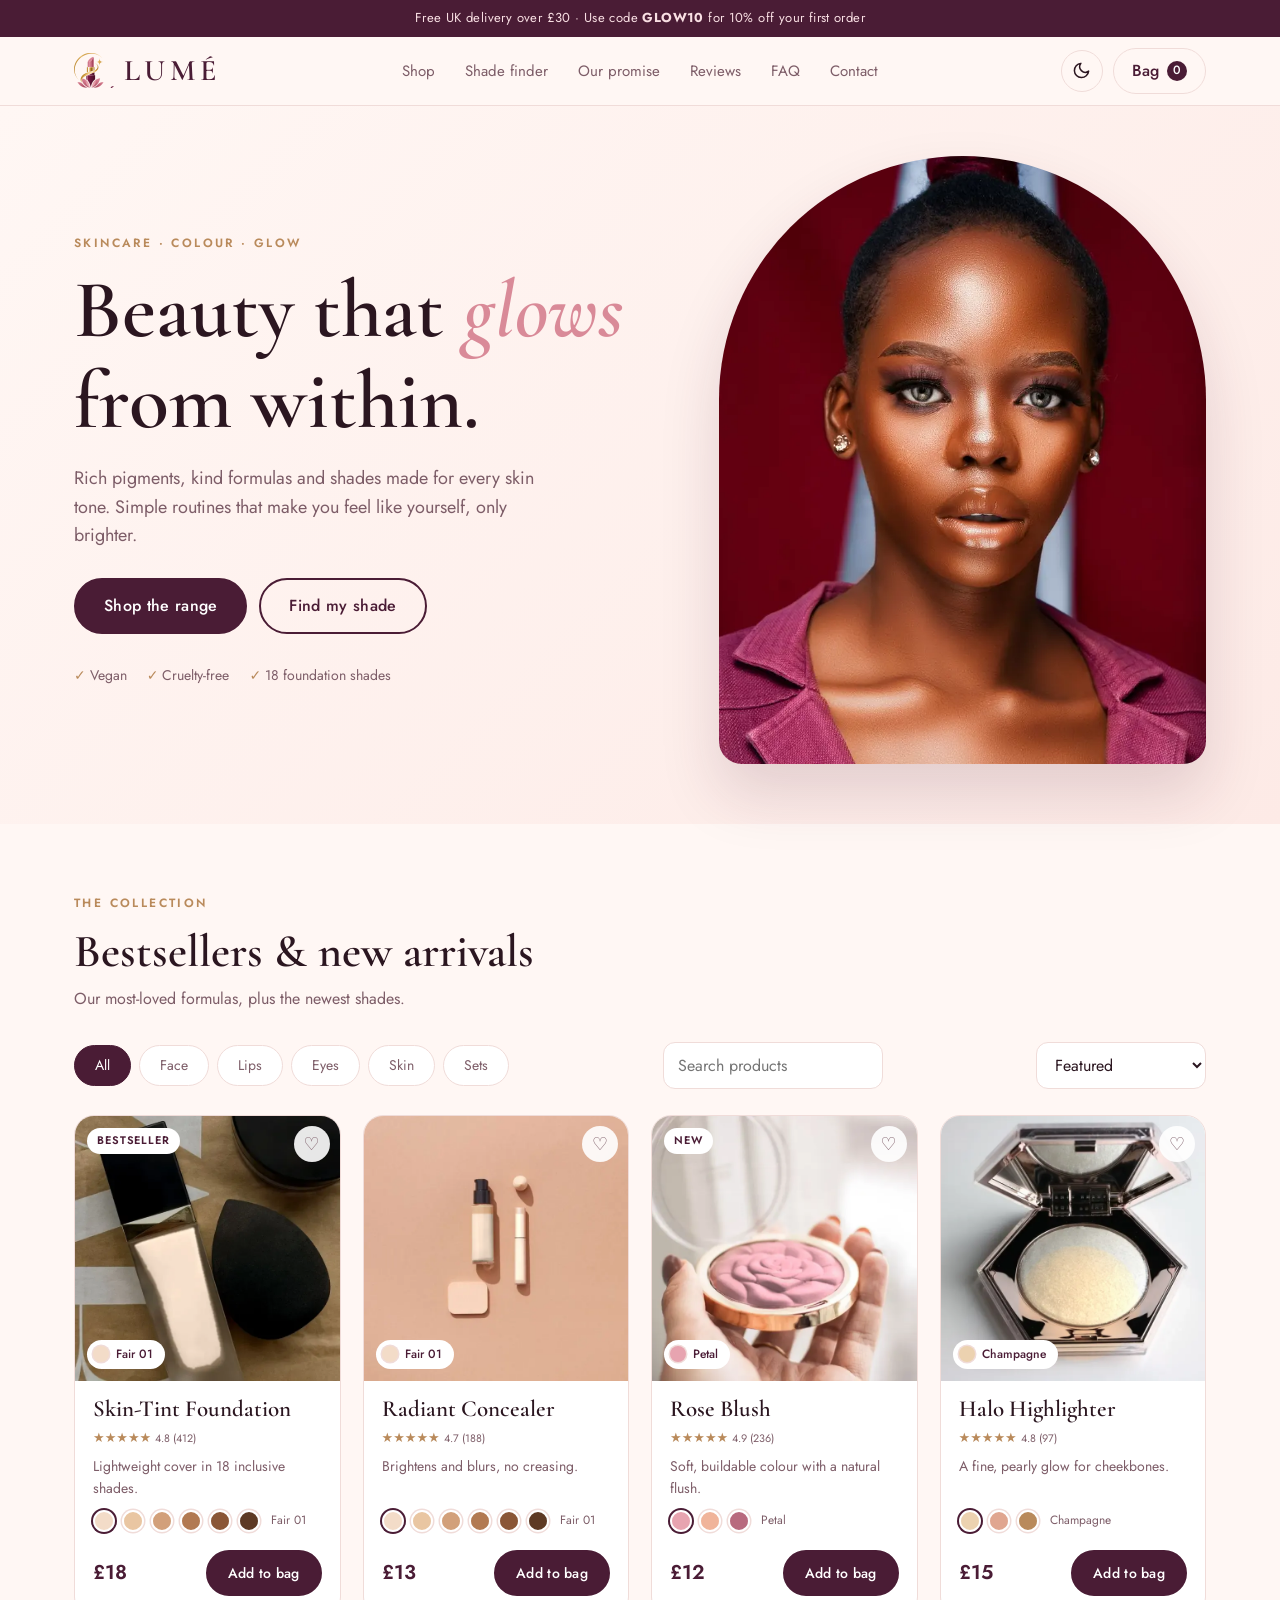
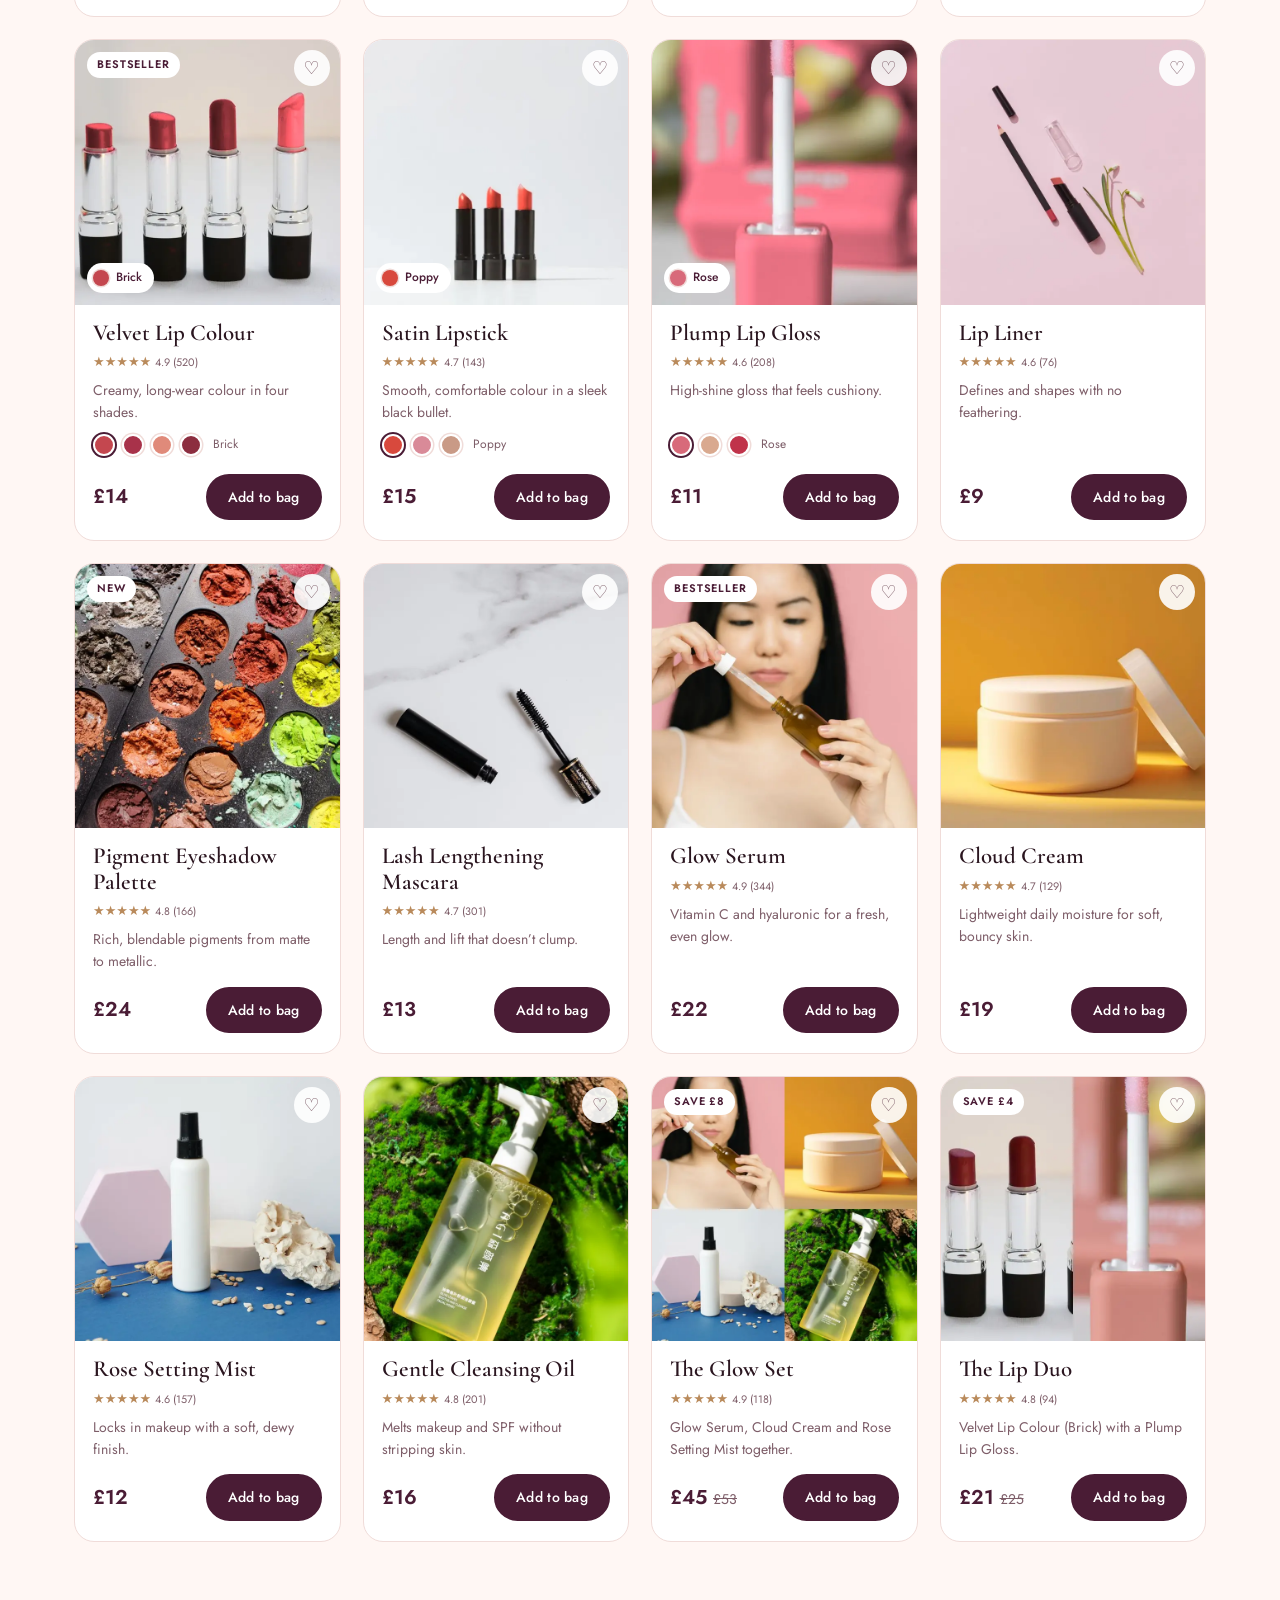
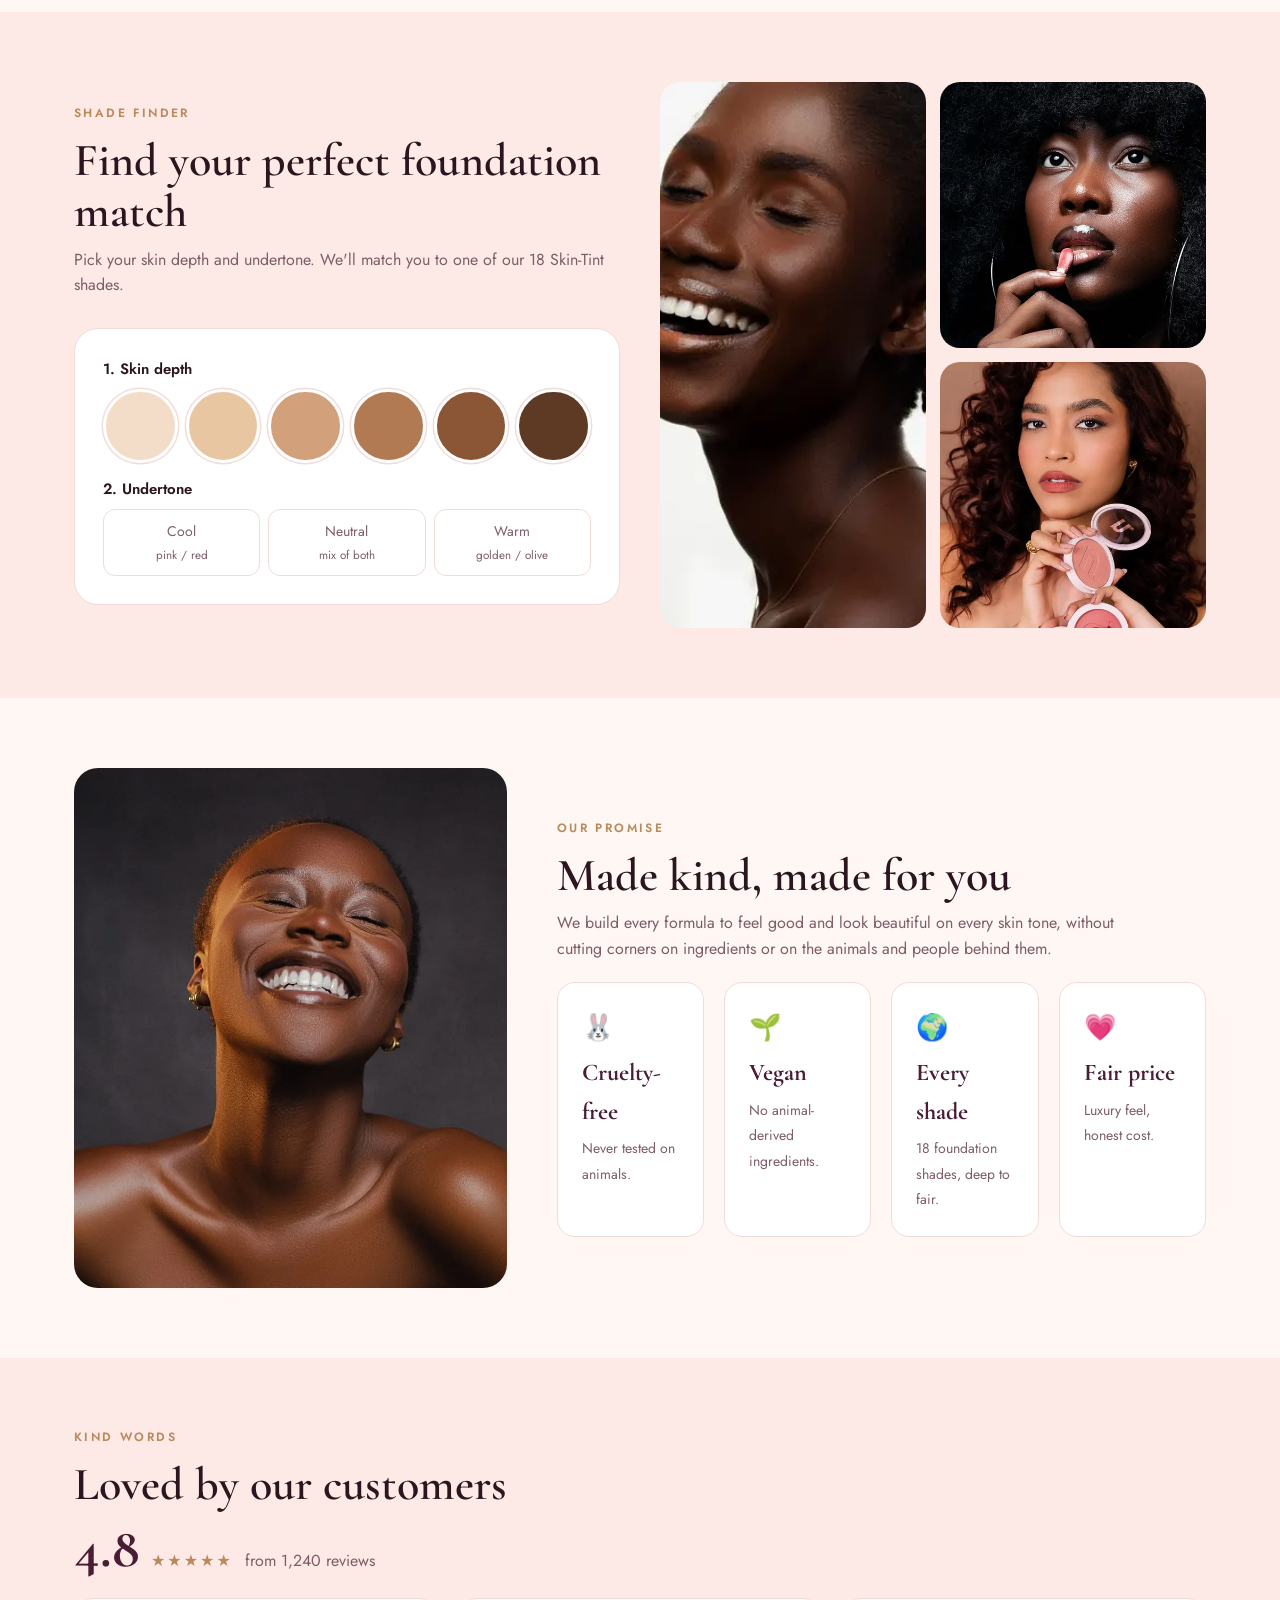
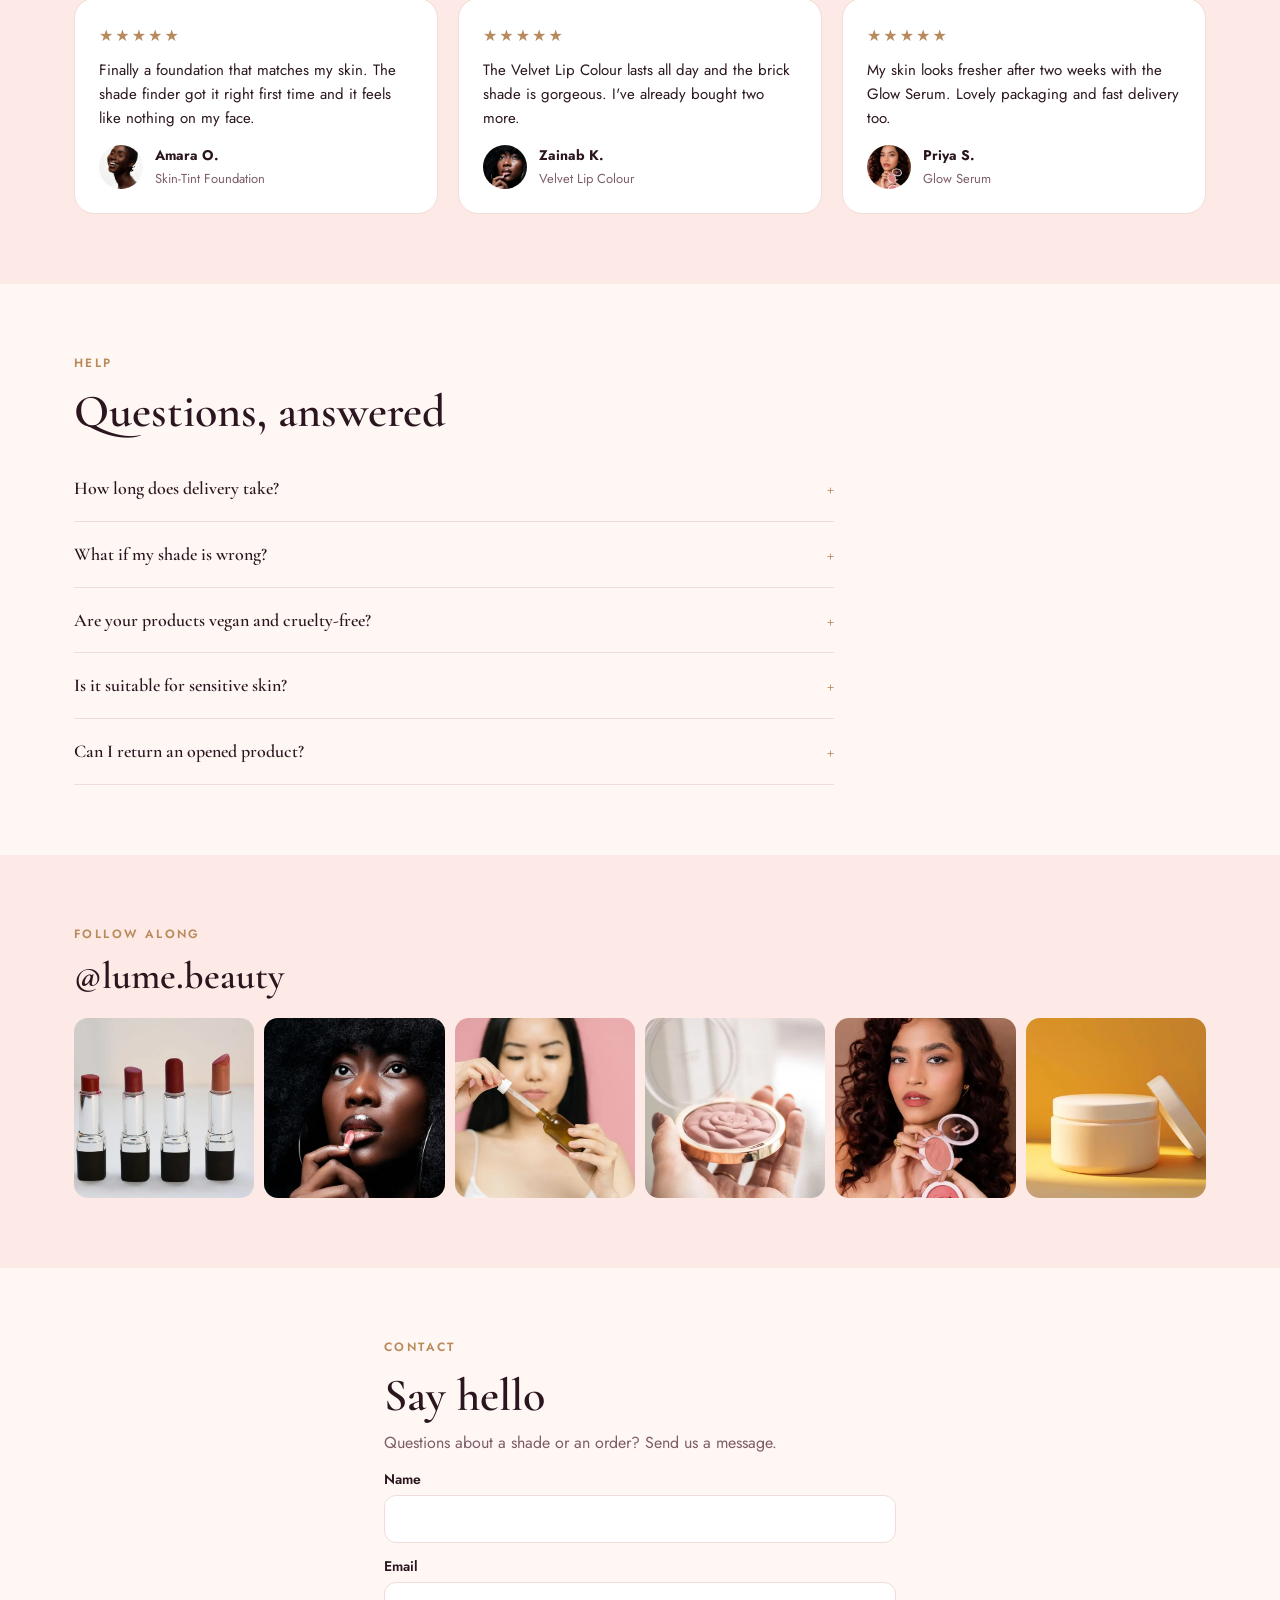
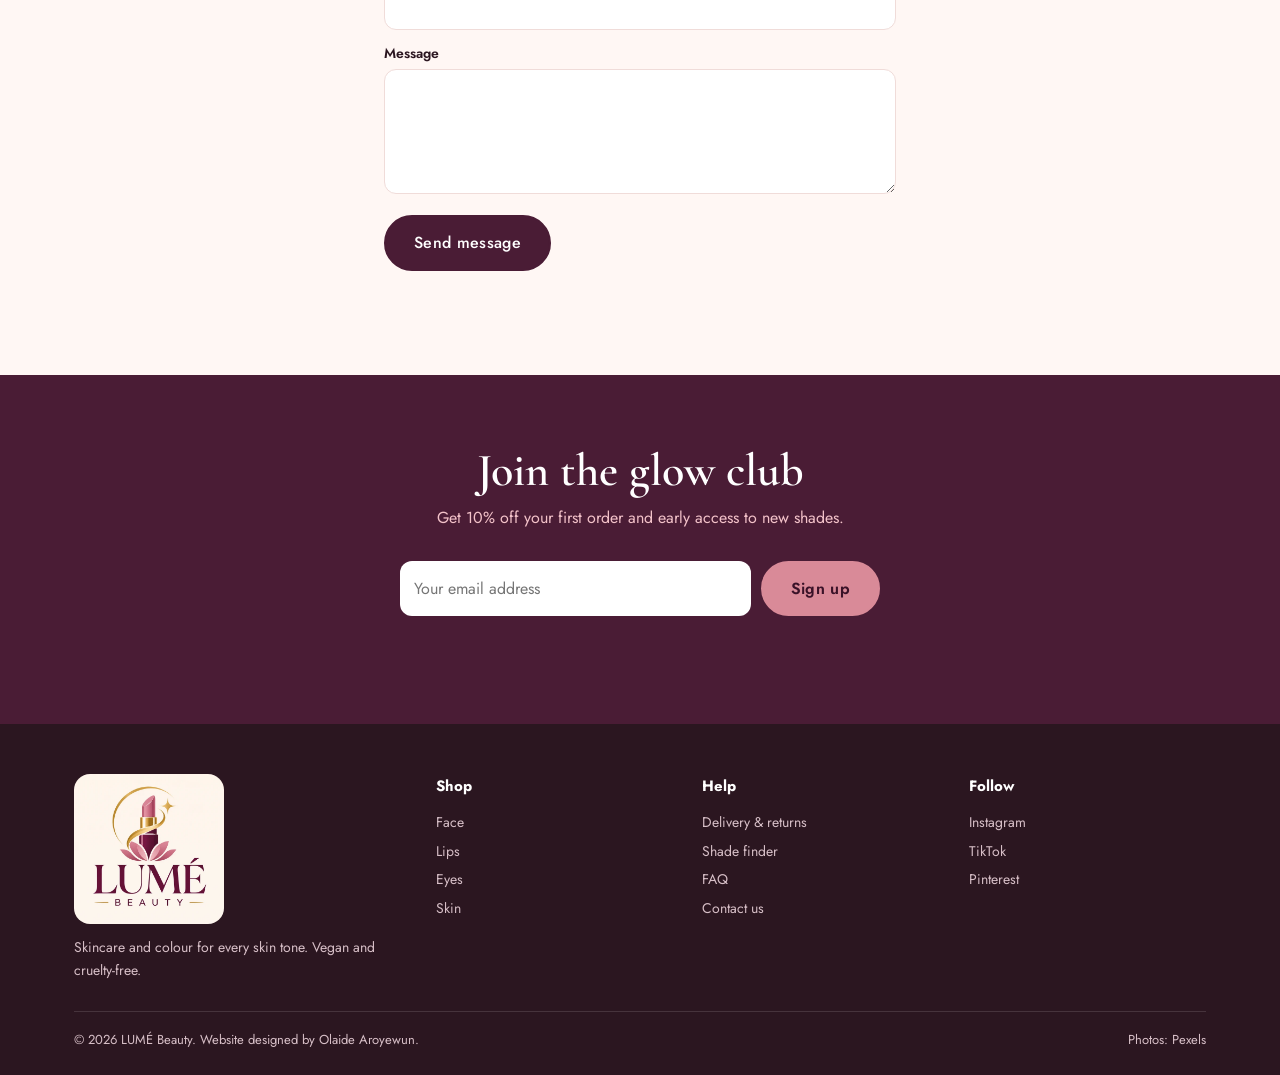
<file: sites/lume.html>
<!DOCTYPE html>
<html lang="en-GB"><head><meta charset="utf-8"><meta name="viewport" content="width=device-width,initial-scale=1">
<title>LUMÉ Beauty — Skincare &amp; colour for every skin tone</title>
<meta name="description" content="Vegan, cruelty-free makeup and skincare in 18 inclusive foundation shades. Free UK delivery over £30.">
<link rel="icon" href="data:image/svg+xml,%3Csvg xmlns='http://www.w3.org/2000/svg' viewBox='0 0 32 32'%3E%3Crect width='32' height='32' rx='8' fill='%234a1c35'/%3E%3Ctext x='16' y='23' font-size='20' text-anchor='middle' fill='%23f3c2c9' font-family='serif'%3EL%3C/text%3E%3C/svg%3E">
<link href="https://fonts.googleapis.com/css2?family=Cormorant+Garamond:wght@500;600;700&family=Jost:wght@400;500;600&display=swap" rel="stylesheet">
<style>
:root{--pf:#4a1c35;--pfh:#34122a;--foot:#2b1620;--navbg:#fff7f4ee;--df:#fffaf8;--heart:#ffffffe6;--bg:#fff7f4;--ink:#2b1620;--mut:#7d5d68;--rose:#d98a98;--gold:#b98a5b;--plum:#4a1c35;--card:#fff;--line:#f0dcd9;--soft:#fdeae6}
*{box-sizing:border-box;margin:0;padding:0}html{scroll-behavior:smooth}
body{font-family:Jost,system-ui,sans-serif;background:var(--bg);color:var(--ink);line-height:1.6;-webkit-font-smoothing:antialiased}
img{max-width:100%;display:block}a{color:inherit}button{font:inherit;cursor:pointer}
.wrap{max-width:1180px;margin:0 auto;padding:0 24px}
h1,h2,h3,.logo{font-family:'Cormorant Garamond',serif;font-weight:600;line-height:1.1}
h2{font-size:clamp(32px,4.5vw,46px);margin-bottom:10px}
.kick{font-size:12px;letter-spacing:.2em;text-transform:uppercase;color:var(--gold);font-weight:600;margin-bottom:12px}
.sub{color:var(--mut);max-width:560px;margin-bottom:30px}
.btn{display:inline-block;background:var(--pf);color:#fff;text-decoration:none;border:2px solid var(--pf);padding:13px 28px;border-radius:999px;font-weight:500;letter-spacing:.02em;transition:.2s}
.btn:hover{background:var(--pfh);transform:translateY(-1px)}.btn.o{background:transparent;color:var(--plum)}.btn.o:hover{background:var(--pf);color:#fff}.btn.s{padding:10px 20px;font-size:14px}
.ann{background:var(--pf);color:#f9dfe3;text-align:center;font-size:13px;padding:8px 12px;letter-spacing:.03em}
nav{position:sticky;top:0;z-index:50;background:var(--navbg);backdrop-filter:blur(10px);border-bottom:1px solid var(--line)}
nav .wrap{display:flex;align-items:center;justify-content:space-between;height:68px;gap:20px}
.lgm{height:35px;width:auto;display:block}.flogo{width:150px;height:150px;border-radius:16px;display:block;margin-bottom:12px}
.logo{font-size:30px;letter-spacing:.14em;text-decoration:none;color:var(--plum)}
nav ul{display:flex;gap:30px;list-style:none}nav ul a{text-decoration:none;font-size:15px;color:var(--mut)}nav ul a:hover{color:var(--plum)}
.nr{display:flex;gap:10px;align-items:center}
.bagbtn{position:relative;background:none;border:1.5px solid var(--line);border-radius:999px;padding:9px 18px;color:var(--plum);font-weight:500;display:flex;gap:8px;align-items:center}
.bagbtn:hover{border-color:var(--plum)}.cnt{background:var(--pf);color:#fff;border-radius:999px;font-size:12px;min-width:20px;height:20px;display:grid;place-items:center;padding:0 6px}
.burger{display:none;background:none;border:1.5px solid var(--line);border-radius:12px;width:44px;height:44px;flex-direction:column;gap:5px;align-items:center;justify-content:center}.burger i{display:block;width:20px;height:2px;background:var(--ink)}
@media(max-width:860px){.burger{display:flex}nav ul{display:none;position:absolute;left:0;right:0;top:100%;background:var(--bg);flex-direction:column;gap:0;padding:8px 24px 18px;border-bottom:1px solid var(--line)}nav ul.open{display:flex}nav ul a{display:block;padding:13px 0;font-size:17px;border-bottom:1px solid var(--line)}}
.hero{background:linear-gradient(135deg,var(--bg),var(--soft))}
.hero .wrap{display:grid;grid-template-columns:1.1fr .9fr;gap:50px;align-items:center;padding-top:50px;padding-bottom:60px}
.hero h1{font-size:clamp(46px,7vw,82px);margin-bottom:18px}.hero h1 em{color:var(--rose);font-style:italic}
.lede{font-size:18px;color:var(--mut);max-width:480px}
.ctas{display:flex;gap:12px;flex-wrap:wrap;margin-top:28px}
.trust{display:flex;gap:20px;flex-wrap:wrap;margin-top:30px;font-size:14px;color:var(--mut)}.trust span:before{content:"✓ ";color:var(--gold);font-weight:700}
.arch{border-radius:300px 300px 28px 28px;overflow:hidden;aspect-ratio:4/5;box-shadow:0 30px 60px #4a1c3526}.arch img{width:100%;height:100%;object-fit:cover}
@media(max-width:860px){.hero .wrap{grid-template-columns:1fr;padding-top:34px}.arch{max-width:380px}}
section{padding:70px 0}.alt{background:var(--soft)}
.filters{display:flex;gap:10px;flex-wrap:wrap;align-items:center;justify-content:space-between;margin-bottom:26px}
.chips{display:flex;gap:8px;flex-wrap:wrap}
.chip{border:1.5px solid var(--line);background:var(--card);border-radius:999px;padding:8px 20px;font-size:14px;color:var(--mut)}.chip.on{background:var(--pf);border-color:var(--pf);color:#fff}
select,input,textarea{font:inherit;color:var(--ink);background:var(--card);border:1.5px solid var(--line);border-radius:12px;padding:10px 14px;width:100%}select{width:auto}
input:focus,select:focus,textarea:focus{outline:2px solid var(--rose);border-color:var(--rose)}
.grid{display:flex;flex-wrap:wrap;gap:22px;justify-content:center}
.card{width:calc((100% - 66px)/4);background:var(--card);border:1px solid var(--line);border-radius:20px;overflow:hidden;display:flex;flex-direction:column;transition:.25s}
.card:hover{box-shadow:0 14px 34px #4a1c3518;transform:translateY(-3px)}
@media(max-width:1000px){.card{width:calc((100% - 22px)/2)}}@media(max-width:420px){.card{width:100%}}
.pic{position:relative;aspect-ratio:1;background:var(--soft)}.pic img{width:100%;height:100%;object-fit:cover}
.tag{position:absolute;left:12px;top:12px;background:var(--card);color:var(--plum);font-size:11px;font-weight:600;letter-spacing:.08em;text-transform:uppercase;padding:4px 10px;border-radius:999px}
.heart{position:absolute;right:10px;top:10px;width:36px;height:36px;border-radius:50%;border:none;background:var(--heart);font-size:18px;color:var(--mut)}.heart.on{color:#c4474f}
.cb{padding:16px 18px 20px;display:flex;flex-direction:column;gap:6px;flex:1}
.cb h3{font-size:23px}.cb p{font-size:14px;color:var(--mut);flex:1}
.rt{font-size:13px;color:var(--gold)}.rt small{color:var(--mut)}
.sw{display:flex;gap:7px;align-items:center;flex-wrap:wrap;margin:4px 0}
.sw button{width:22px;height:22px;border-radius:50%;border:2px solid var(--card);box-shadow:0 0 0 1.5px var(--line);padding:0}.sw button.on{box-shadow:0 0 0 2px var(--plum)}
.sw span{font-size:12px;color:var(--mut);margin-left:4px}
.row{display:flex;align-items:center;justify-content:space-between;gap:10px;margin-top:8px}.pr{font-size:20px;font-weight:600;color:var(--plum)}
.empty{display:none;text-align:center;color:var(--mut);padding:30px}
/* finder */
.finder{display:grid;grid-template-columns:1fr 1fr;gap:40px;align-items:center}
@media(max-width:860px){.finder{grid-template-columns:1fr}}
.fbox{background:var(--card);border:1px solid var(--line);border-radius:24px;padding:28px}
.fbox label{display:block;font-weight:600;margin:14px 0 8px;font-size:15px}.fbox label:first-child{margin-top:0}
.depth{display:grid;grid-template-columns:repeat(6,1fr);gap:8px}
.depth button{aspect-ratio:1;border-radius:50%;border:3px solid var(--card);box-shadow:0 0 0 1.5px var(--line)}.depth button.on{box-shadow:0 0 0 3px var(--plum)}
.under{display:grid;grid-template-columns:repeat(3,1fr);gap:8px}
.under button{border:1.5px solid var(--line);background:var(--card);border-radius:12px;padding:10px 6px;font-size:14px;color:var(--mut)}.under button.on{border-color:var(--plum);color:var(--plum);background:var(--soft);font-weight:600}
.res{margin-top:20px;border-radius:16px;background:var(--soft);padding:16px;display:none;align-items:center;gap:16px}.res.show{display:flex}
.res .dot{width:58px;height:58px;border-radius:50%;flex:none;border:3px solid var(--card);box-shadow:0 0 0 1.5px var(--line)}.res b{font-family:'Cormorant Garamond',serif;font-size:24px;color:var(--plum);display:block;line-height:1.1}
.res small{color:var(--mut);display:block;margin-bottom:8px}
.fimg{display:grid;grid-template-columns:1fr 1fr;gap:14px}.fimg img{border-radius:20px;aspect-ratio:1;object-fit:cover;width:100%}.fimg img:first-child{grid-row:span 2;aspect-ratio:auto;height:100%}
/* promise */
.vals{display:grid;grid-template-columns:repeat(4,1fr);gap:20px;margin-top:20px}
.vals div{background:var(--card);border-radius:18px;padding:24px;border:1px solid var(--line)}.vals b{display:block;font-family:'Cormorant Garamond',serif;font-size:24px;color:var(--plum);margin-bottom:4px}.vals span{font-size:14px;color:var(--mut)}.vals i{font-style:normal;font-size:26px;display:block;margin-bottom:6px}
@media(max-width:860px){.vals{grid-template-columns:1fr 1fr}}@media(max-width:480px){.vals{grid-template-columns:1fr}}
.about{display:grid;grid-template-columns:.8fr 1.2fr;gap:50px;align-items:center}@media(max-width:860px){.about{grid-template-columns:1fr}}
.about img{border-radius:24px;aspect-ratio:4/5;object-fit:cover;width:100%;max-height:520px}
/* reviews */
.rev{display:grid;grid-template-columns:repeat(3,1fr);gap:20px}@media(max-width:860px){.rev{grid-template-columns:1fr}}
.rv{background:var(--card);border:1px solid var(--line);border-radius:20px;padding:24px}.rv .st{color:var(--gold);letter-spacing:2px}.rv p{margin:10px 0 14px;font-size:15px}
.who{display:flex;align-items:center;gap:12px;font-size:14px}.who img{width:44px;height:44px;border-radius:50%;object-fit:cover}.who b{display:block}.who span{color:var(--mut);font-size:13px}
.score{display:flex;align-items:baseline;gap:12px;margin-bottom:22px}.score b{font-family:'Cormorant Garamond',serif;font-size:56px;color:var(--plum);line-height:1}
.faq{max-width:760px}.q{border-bottom:1px solid var(--line)}.q button{width:100%;text-align:left;background:none;border:none;padding:18px 0;font-size:18px;font-family:'Cormorant Garamond',serif;font-weight:600;color:var(--ink);display:flex;justify-content:space-between}.q button:after{content:"+";color:var(--gold)}.q.open button:after{content:"–"}.q div{display:none;padding:0 0 18px;color:var(--mut)}.q.open div{display:block}
.band{background:var(--pf);color:#fff;text-align:center}.band h2{color:#fff}.band .sub{color:#f3c2c9;margin-left:auto;margin-right:auto}
.nl{display:flex;gap:10px;max-width:480px;margin:0 auto;flex-wrap:wrap}.nl input{flex:1;min-width:200px;border:none}.nl .btn{background:var(--rose);border-color:var(--rose);color:#3a1228;font-weight:600}
.nlm{margin-top:14px;min-height:24px;color:#f9dfe3}
.ig{display:grid;grid-template-columns:repeat(6,1fr);gap:10px;margin-top:20px}.ig img{aspect-ratio:1;object-fit:cover;width:100%;border-radius:14px;transition:.3s}.ig a:hover img{transform:scale(1.05)}@media(max-width:760px){.ig{grid-template-columns:repeat(3,1fr)}}
footer{background:var(--foot);color:#d7bfc7;padding:50px 0 24px;font-size:14px}.fg{display:grid;grid-template-columns:1.4fr 1fr 1fr 1fr;gap:30px}footer h4{color:#fff;margin-bottom:10px;font-size:15px}footer a{display:block;color:#d7bfc7;text-decoration:none;padding:3px 0}footer a:hover{color:#fff}
@media(max-width:760px){.fg{grid-template-columns:1fr 1fr}}.copy{border-top:1px solid #ffffff20;margin-top:30px;padding-top:18px;display:flex;justify-content:space-between;flex-wrap:wrap;gap:8px;font-size:13px}
/* drawer + modal */
.ov{position:fixed;inset:0;background:#2b162066;opacity:0;pointer-events:none;transition:.25s;z-index:80}.ov.on{opacity:1;pointer-events:auto}
.drawer{position:fixed;top:0;right:0;bottom:0;width:min(420px,100%);background:var(--card);z-index:90;transform:translateX(100%);transition:.3s;display:flex;flex-direction:column}.drawer.on{transform:none}
.dh{display:flex;justify-content:space-between;align-items:center;padding:18px 22px;border-bottom:1px solid var(--line)}.dh h3{font-size:28px}.x{background:none;border:none;font-size:28px;color:var(--mut);line-height:1}
.db{flex:1;overflow:auto;padding:14px 22px}.it{display:grid;grid-template-columns:64px 1fr auto;gap:14px;padding:14px 0;border-bottom:1px solid var(--line);align-items:center}.it img{width:64px;height:64px;border-radius:12px;object-fit:cover}.it b{display:block;font-size:15px}.it small{color:var(--mut)}
.qty{display:flex;width:max-content;align-items:center;gap:10px;margin-top:6px;border:1.5px solid var(--line);border-radius:999px;padding:2px 6px}.qty button{border:none;background:none;width:24px;height:24px;font-size:18px;color:var(--plum)}
.rm{background:none;border:none;color:var(--mut);font-size:12px;text-decoration:underline}
.df{padding:16px 22px;border-top:1px solid var(--line);background:var(--df)}
.ship{font-size:13px;color:var(--mut);margin-bottom:6px}.bar{height:6px;background:var(--line);border-radius:6px;overflow:hidden;margin-bottom:12px}.bar i{display:block;height:100%;background:var(--gold);width:0;transition:.3s}
.pm{display:flex;gap:8px;margin-bottom:10px}.pm input{padding:8px 12px}.pm button{border:1.5px solid var(--plum);background:var(--card);color:var(--plum);border-radius:12px;padding:0 16px}
.pmm{font-size:12px;margin:-4px 0 10px;min-height:16px}
.tl{display:flex;justify-content:space-between;font-size:14px;padding:2px 0}.tl.t{font-size:18px;font-weight:600;color:var(--plum);padding-top:8px}
.df .btn{width:100%;text-align:center;margin-top:12px}.emptybag{text-align:center;color:var(--mut);padding:50px 10px}
.modal{position:fixed;inset:0;display:none;place-items:center;z-index:100;padding:16px}.modal.on{display:grid}.mc{background:var(--card);border-radius:24px;padding:28px;max-width:480px;width:100%;max-height:92vh;overflow:auto;position:relative}
.mc h3{font-size:30px;margin-bottom:6px}.mc label{display:block;font-weight:600;font-size:14px;margin:12px 0 5px}.err{color:#b3262e;font-size:13px;display:none;margin-top:8px}
.ok{text-align:center;display:none}.ok .tick{width:64px;height:64px;border-radius:50%;background:var(--soft);color:var(--plum);display:grid;place-items:center;font-size:30px;margin:0 auto 12px}
.totop{position:fixed;left:16px;bottom:16px;width:44px;height:44px;border-radius:50%;border:none;background:var(--pf);color:#fff;font-size:20px;display:none;z-index:40}.totop.on{display:block}
.toast{position:fixed;left:50%;bottom:24px;transform:translateX(-50%) translateY(80px);background:var(--ink);color:#fff;padding:12px 22px;border-radius:999px;font-size:14px;z-index:120;transition:.3s;opacity:0}.toast.on{transform:translateX(-50%);opacity:1}
.qvg{display:grid;grid-template-columns:1fr 1fr;gap:24px}@media(max-width:640px){.qvg{grid-template-columns:1fr}}.qvg img{border-radius:18px;width:100%;aspect-ratio:1;object-fit:cover}.qvd{border-top:1px solid var(--line);margin-top:12px;padding-top:10px;font-size:14px}.qvd b{display:block;color:var(--plum);margin-top:8px}.qvd span{color:var(--mut)}#qvm .mc{max-width:780px}.cf{max-width:560px}.cf label{display:block;font-weight:600;font-size:14px;margin:12px 0 5px}.cfm{margin-top:12px;min-height:22px}
.tint{position:absolute;inset:0;mix-blend-mode:multiply;opacity:.3;transition:background .25s;pointer-events:none}.pill{position:absolute;left:12px;bottom:12px;background:var(--card);opacity:1;border-radius:999px;padding:5px 12px 5px 6px;font-size:12px;font-weight:500;color:var(--plum);display:flex;gap:7px;align-items:center;pointer-events:none}.pill i{width:16px;height:16px;border-radius:50%;box-shadow:0 0 0 1.5px var(--line)}.qvp{position:relative}.qvp img{display:block}
.tbtn{width:42px;height:42px;border-radius:50%;border:1.5px solid var(--line);background:transparent;color:var(--ink);display:grid;place-items:center;flex:none;cursor:pointer;transition:.2s}.tbtn:hover{border-color:var(--ink)}.tbtn .su{display:none}html[data-theme=night] .tbtn .su{display:block}html[data-theme=night] .tbtn .mo{display:none}body,nav,section,footer{transition:background-color .25s,color .25s}
html[data-theme=night]{color-scheme:dark;--bg:#150d11;--ink:#f4e8ed;--mut:#b79ba7;--rose:#e89fb0;--gold:#d6a56f;--plum:#f0b3c5;--card:#211419;--line:#3a2630;--soft:#2a1a22;--pf:#6e2446;--pfh:#86305a;--foot:#0d0709;--navbg:#150d11ee;--df:#1b1117;--heart:#211419e6}
html[data-theme=night] .hero{background:linear-gradient(135deg,#150d11,#24121b)}
html[data-theme=night] .pic img,html[data-theme=night] .arch img,html[data-theme=night] .fimg img,html[data-theme=night] .about img,html[data-theme=night] .ig img{filter:brightness(.9) contrast(1.03)}
html[data-theme=night] .arch{box-shadow:0 30px 60px #00000066}
html[data-theme=night] .card:hover{box-shadow:0 14px 34px #00000066}
html[data-theme=night] .ov{background:#000000aa}
html[data-theme=night] .err{color:#ff8a93}
html[data-theme=night] .sw button,html[data-theme=night] .depth button,html[data-theme=night] .res .dot{border-color:var(--card)}
html[data-theme=night] .pmm{filter:brightness(1.3)}
html[data-theme=night] .toast{background:#f4e8ed;color:#150d11}
html[data-theme=night] .band .sub,html[data-theme=night] .ann{color:#f3c2c9}

</style><script>(function(){try{var t=localStorage.getItem('theme');if(!t)t=matchMedia('(prefers-color-scheme:dark)').matches?'night':'day';document.documentElement.dataset.theme=t}catch(e){document.documentElement.dataset.theme='day'}})()</script><meta name="theme-color" content="#fff7f4" data-d="#fff7f4" data-n="#150d11"></head>
<body>
<div class="ann">Free UK delivery over £30 · Use code <b>GLOW10</b> for 10% off your first order</div>
<nav><div class="wrap"><a class="logo" href="#top" style="display:flex;align-items:center;gap:10px"><img class="lgm" src="img/lume-emblem.webp" alt="" width="40" height="35">LUMÉ</a>
<ul id="menu"><li><a href="#shop">Shop</a></li><li><a href="#finder">Shade finder</a></li><li><a href="#about">Our promise</a></li><li><a href="#reviews">Reviews</a></li><li><a href="#faq">FAQ</a></li><li><a href="#contact">Contact</a></li></ul>
<div class="nr"><button class="tbtn" id="theme" type="button" aria-label="Switch to night mode" title="Day / night mode"><svg class="mo" width="19" height="19" viewBox="0 0 24 24" fill="none" stroke="currentColor" stroke-width="1.9" stroke-linecap="round" stroke-linejoin="round"><path d="M21 12.8A9 9 0 1 1 11.2 3a7 7 0 0 0 9.8 9.8z"/></svg><svg class="su" width="19" height="19" viewBox="0 0 24 24" fill="none" stroke="currentColor" stroke-width="1.9" stroke-linecap="round"><circle cx="12" cy="12" r="4"/><path d="M12 2v2M12 20v2M4.9 4.9l1.4 1.4M17.7 17.7l1.4 1.4M2 12h2M20 12h2M4.9 19.1l1.4-1.4M17.7 6.3l1.4-1.4"/></svg></button><button class="bagbtn" id="bagbtn" aria-label="Open bag">Bag <span class="cnt" id="cnt">0</span></button><button class="burger" id="burger" aria-label="Menu"><i></i><i></i><i></i></button></div></div></nav>

<header class="hero" id="top"><div class="wrap"><div>
<div class="kick">Skincare · Colour · Glow</div>
<h1>Beauty that <em>glows</em> from within.</h1>
<p class="lede">Rich pigments, kind formulas and shades made for every skin tone. Simple routines that make you feel like yourself, only brighter.</p>
<div class="ctas"><a class="btn" href="#shop">Shop the range</a><a class="btn o" href="#finder">Find my shade</a></div>
<div class="trust"><span>Vegan</span><span>Cruelty-free</span><span>18 foundation shades</span></div></div>
<div class="arch"><img src="img/l-hero.webp" alt="Model with radiant skin and bold makeup"></div></div></header>

<section id="shop"><div class="wrap"><div class="kick">The collection</div><h2>Bestsellers &amp; new arrivals</h2><p class="sub">Our most-loved formulas, plus the newest shades.</p>
<div class="filters"><div class="chips" id="chips"></div><input type="search" id="q" placeholder="Search products" aria-label="Search" style="max-width:220px"><select id="sort" aria-label="Sort"><option value="f">Featured</option><option value="lo">Price: low to high</option><option value="hi">Price: high to low</option></select></div>
<div class="grid" id="grid"></div><div class="empty" id="none">No products match your search.</div></div></section>

<section id="finder" class="alt"><div class="wrap finder"><div>
<div class="kick">Shade finder</div><h2>Find your perfect foundation match</h2><p class="sub">Pick your skin depth and undertone. We'll match you to one of our 18 Skin-Tint shades.</p>
<div class="fbox"><label>1. Skin depth</label><div class="depth" id="depth"></div>
<label>2. Undertone</label><div class="under" id="under"><button data-u="Cool">Cool<br><small>pink / red</small></button><button data-u="Neutral">Neutral<br><small>mix of both</small></button><button data-u="Warm">Warm<br><small>golden / olive</small></button></div>
<div class="res" id="res"><div class="dot" id="rdot"></div><div><small>Your match</small><b id="rname"></b><button class="btn s" id="radd">Add to bag · £18</button></div></div></div></div>
<div class="fimg"><img src="img/l-m1.webp" alt="" loading="lazy"><img src="img/l-m2.webp" alt="" loading="lazy"><img src="img/l-m3.webp" alt="" loading="lazy"></div></div></section>

<section id="about"><div class="wrap about"><img src="img/l-about.webp" alt="Smiling woman with glowing skin" loading="lazy"><div>
<div class="kick">Our promise</div><h2>Made kind, made for you</h2><p class="sub" style="margin-bottom:0">We build every formula to feel good and look beautiful on every skin tone, without cutting corners on ingredients or on the animals and people behind them.</p>
<div class="vals"><div><i>🐰</i><b>Cruelty-free</b><span>Never tested on animals.</span></div><div><i>🌱</i><b>Vegan</b><span>No animal-derived ingredients.</span></div><div><i>🌍</i><b>Every shade</b><span>18 foundation shades, deep to fair.</span></div><div><i>💗</i><b>Fair price</b><span>Luxury feel, honest cost.</span></div></div></div></div></section>

<section id="reviews" class="alt"><div class="wrap"><div class="kick">Kind words</div><h2>Loved by our customers</h2>
<div class="score"><b>4.8</b><span style="color:var(--gold);letter-spacing:2px">★★★★★</span><span style="color:var(--mut)">from 1,240 reviews</span></div>
<div class="rev"><div class="rv"><div class="st">★★★★★</div><p>Finally a foundation that matches my skin. The shade finder got it right first time and it feels like nothing on my face.</p><div class="who"><img src="img/l-m1.webp" alt=""><div><b>Amara O.</b><span>Skin-Tint Foundation</span></div></div></div>
<div class="rv"><div class="st">★★★★★</div><p>The Velvet Lip Colour lasts all day and the brick shade is gorgeous. I've already bought two more.</p><div class="who"><img src="img/l-m2.webp" alt=""><div><b>Zainab K.</b><span>Velvet Lip Colour</span></div></div></div>
<div class="rv"><div class="st">★★★★★</div><p>My skin looks fresher after two weeks with the Glow Serum. Lovely packaging and fast delivery too.</p><div class="who"><img src="img/l-m3.webp" alt=""><div><b>Priya S.</b><span>Glow Serum</span></div></div></div></div></div></section>

<section id="faq"><div class="wrap"><div class="kick">Help</div><h2>Questions, answered</h2><div class="faq" style="margin-top:20px">
<div class="q"><button>How long does delivery take?</button><div>UK orders arrive in 2 to 4 working days. Delivery is free over £30 and £3.95 under that.</div></div>
<div class="q"><button>What if my shade is wrong?</button><div>Use our shade finder first. If it still isn't right, exchange it within 30 days, free of charge.</div></div>
<div class="q"><button>Are your products vegan and cruelty-free?</button><div>Yes. Every LUMÉ product is vegan, and nothing is tested on animals.</div></div>
<div class="q"><button>Is it suitable for sensitive skin?</button><div>Our formulas are fragrance-light and dermatologically reviewed. Patch test any new product first.</div></div>
<div class="q"><button>Can I return an opened product?</button><div>Yes. Unhappy for any reason? Return it within 30 days for a refund or exchange.</div></div></div></div></section>

<section class="alt"><div class="wrap"><div class="kick">Follow along</div><h2 style="font-size:clamp(26px,4vw,38px)">@lume.beauty</h2>
<div class="ig"><a href="#"><img src="img/l-lipcolour.webp" alt="" loading="lazy"></a><a href="#"><img src="img/l-m2.webp" alt="" loading="lazy"></a><a href="#"><img src="img/l-serum.webp" alt="" loading="lazy"></a><a href="#"><img src="img/l-blush.webp" alt="" loading="lazy"></a><a href="#"><img src="img/l-m3.webp" alt="" loading="lazy"></a><a href="#"><img src="img/l-cream.webp" alt="" loading="lazy"></a></div></div></section>

<section id="contact"><div class="wrap cf"><div class="kick">Contact</div><h2>Say hello</h2><p class="sub" style="margin-bottom:10px">Questions about a shade or an order? Send us a message.</p><form id="cf" novalidate><label for="cfn">Name</label><input id="cfn" autocomplete="name"><label for="cfe">Email</label><input id="cfe" type="email" autocomplete="email"><label for="cft">Message</label><textarea id="cft" rows="4"></textarea><button class="btn" style="margin-top:14px" type="submit">Send message</button><div class="cfm" id="cfm"></div></form></div></section>
<section class="band" id="join"><div class="wrap"><h2>Join the glow club</h2><p class="sub">Get 10% off your first order and early access to new shades.</p>
<form class="nl" id="nl"><input type="email" id="nle" placeholder="Your email address" aria-label="Email"><button class="btn" type="submit">Sign up</button></form><div class="nlm" id="nlm"></div></div></section>

<footer><div class="wrap"><div class="fg"><div><img class="flogo" src="img/lume-logo.webp" alt="LUMÉ Beauty" width="150" height="150" loading="lazy"><p style="margin-top:10px">Skincare and colour for every skin tone. Vegan and cruelty-free.</p></div>
<div><h4>Shop</h4><a href="#shop">Face</a><a href="#shop">Lips</a><a href="#shop">Eyes</a><a href="#shop">Skin</a></div>
<div><h4>Help</h4><a href="#faq">Delivery &amp; returns</a><a href="#finder">Shade finder</a><a href="#faq">FAQ</a><a href="#contact">Contact us</a></div>
<div><h4>Follow</h4><a href="#">Instagram</a><a href="#">TikTok</a><a href="#">Pinterest</a></div></div>
<div class="copy"><span>© 2026 LUMÉ Beauty. Website designed by Olaide Aroyewun.</span><span>Photos: <a href="https://www.pexels.com" style="display:inline">Pexels</a></span></div></div></footer>

<div class="ov" id="ov"></div>
<aside class="drawer" id="drawer" aria-label="Shopping bag"><div class="dh"><h3>Your bag</h3><button class="x" id="dx" aria-label="Close">×</button></div><div class="db" id="items"></div>
<div class="df" id="dfoot"><div class="ship" id="ship"></div><div class="bar"><i id="barfill"></i></div>
<div class="pm"><input id="promo" placeholder="Promo code" aria-label="Promo code"><button id="papply">Apply</button></div><div class="pmm" id="pmm"></div>
<div class="tl"><span>Subtotal</span><span id="tsub"></span></div><div class="tl" id="tdrow" style="display:none"><span>Discount (GLOW10)</span><span id="tdis"></span></div><div class="tl"><span>Delivery</span><span id="tship"></span></div><div class="tl t"><span>Total</span><span id="ttot"></span></div>
<button class="btn" id="checkout">Checkout</button></div></aside>

<div class="modal" id="qvm"><div class="mc"><button class="x" style="position:absolute;right:18px;top:12px;z-index:2" id="qx" aria-label="Close">×</button><div class="qvg" id="qvb"></div></div></div>
<div class="modal" id="modal"><div class="mc"><button class="x" style="position:absolute;right:18px;top:12px" id="mx" aria-label="Close">×</button>
<div id="mform"><h3>Checkout</h3>
<label for="cn">Full name</label><input id="cn" autocomplete="name"><label for="ce">Email</label><input id="ce" type="email" autocomplete="email"><label for="ca">Delivery address</label><textarea id="ca" rows="2"></textarea>
<div class="tl t" style="margin-top:14px"><span>Total</span><span id="mtot"></span></div><div class="err" id="cerr">Please fill in your name, a valid email and your address.</div><button class="btn" style="width:100%;margin-top:14px" id="place">Place order</button></div>
<div class="ok" id="mok"><div class="tick">✓</div><h3>Thank you!</h3><p id="mokt" style="color:var(--mut)"></p><button class="btn" style="margin-top:18px" id="mclose">Keep shopping</button></div></div></div>
<button class="totop" id="tt" aria-label="Back to top">↑</button><div class="toast" id="toast"></div>

<script>
const $=id=>document.getElementById(id),gbp=n=>'£'+n.toFixed(2).replace('.00','');
const DEPTH=[['Fair','#f3dcc8'],['Light','#e9c6a2'],['Medium','#d2a07a'],['Tan','#b27a52'],['Deep','#8a5636'],['Rich','#5e3a24']];
const P=[
{id:'fnd',n:'Skin-Tint Foundation',c:'Face',p:18,d:'Lightweight cover in 18 inclusive shades.',i:'foundation',r:4.8,rc:412,tag:'Bestseller',sh:DEPTH.map((d,k)=>[d[0]+' 0'+(k+1),d[1]])},
{id:'con',n:'Radiant Concealer',c:'Face',p:13,d:'Brightens and blurs, no creasing.',i:'concealer',r:4.7,rc:188,sh:DEPTH.map((d,k)=>[d[0]+' 0'+(k+1),d[1]])},
{id:'blu',n:'Rose Blush',c:'Face',p:12,d:'Soft, buildable colour with a natural flush.',i:'blush',r:4.9,rc:236,tag:'New',sh:[['Petal','#e7a4b0'],['Peach','#f0b49a'],['Plum','#b86a7e']]},
{id:'hig',n:'Halo Highlighter',c:'Face',p:15,d:'A fine, pearly glow for cheekbones.',i:'highlight',r:4.8,rc:97,sh:[['Champagne','#ecd2b0'],['Rose gold','#e0a690'],['Bronze','#b98a5b']]},
{id:'vlc',n:'Velvet Lip Colour',c:'Lips',p:14,d:'Creamy, long-wear colour in four shades.',i:'lipcolour',r:4.9,rc:520,tag:'Bestseller',sh:[['Brick','#c4474f'],['Rosewood','#a8324a'],['Coral','#e08a7a'],['Berry','#8c2d3f']]},
{id:'sat',n:'Satin Lipstick',c:'Lips',p:15,d:'Smooth, comfortable colour in a sleek black bullet.',i:'lipstick',r:4.7,rc:143,sh:[['Poppy','#d8493d'],['Rosé','#d98a98'],['Nude','#c99a86']]},
{id:'glo',n:'Plump Lip Gloss',c:'Lips',p:11,d:'High-shine gloss that feels cushiony.',i:'gloss',r:4.6,rc:208,sh:[['Rose','#d86a7a'],['Nude','#d9a98f'],['Cherry','#c0334a']]},
{id:'lin',n:'Lip Liner',c:'Lips',p:9,d:'Defines and shapes with no feathering.',i:'liner',r:4.6,rc:76,},
{id:'pal',n:'Pigment Eyeshadow Palette',c:'Eyes',p:24,d:'Rich, blendable pigments from matte to metallic.',i:'palette',r:4.8,rc:166,tag:'New'},
{id:'mas',n:'Lash Lengthening Mascara',c:'Eyes',p:13,d:'Length and lift that doesn’t clump.',i:'mascara',r:4.7,rc:301},
{id:'ser',n:'Glow Serum',c:'Skin',p:22,d:'Vitamin C and hyaluronic for a fresh, even glow.',i:'serum',r:4.9,rc:344,tag:'Bestseller'},
{id:'cre',n:'Cloud Cream',c:'Skin',p:19,d:'Lightweight daily moisture for soft, bouncy skin.',i:'cream',r:4.7,rc:129},
{id:'mis',n:'Rose Setting Mist',c:'Skin',p:12,d:'Locks in makeup with a soft, dewy finish.',i:'mist',r:4.6,rc:157},
{id:'cle',n:'Gentle Cleansing Oil',c:'Skin',p:16,d:'Melts makeup and SPF without stripping skin.',i:'cleanser',r:4.8,rc:201},
{id:'gls',n:'The Glow Set',c:'Sets',p:45,o:53,d:'Glow Serum, Cloud Cream and Rose Setting Mist together.',i:'glowset',r:4.9,rc:118,tag:'Save £8',inc:'Glow Serum + Cloud Cream + Rose Setting Mist + Gentle Cleansing Oil sample'},
{id:'lpd',n:'The Lip Duo',c:'Sets',p:21,o:25,d:'Velvet Lip Colour (Brick) with a Plump Lip Gloss.',i:'lipduo',r:4.8,rc:94,tag:'Save £4',inc:'Velvet Lip Colour in Brick + Plump Lip Gloss in Rose'}];
const XD={fnd:['Water, glycerin, squalane, titanium dioxide, vitamin E','Shake well. Apply a small amount with fingers or a sponge and blend outwards.'],con:['Water, caffeine, hyaluronic acid, mica','Dab under eyes and on blemishes, then blend with a sponge or fingertip.'],blu:['Mica, jojoba esters, vitamin E, silica','Sweep onto the apples of your cheeks and blend upwards.'],hig:['Mica, squalane, synthetic fluorphlogopite','Tap onto cheekbones, brow bones and the cupid’s bow.'],vlc:['Castor oil, shea butter, candelilla wax, vitamin E','Apply straight from the bullet, or blot for a soft stain.'],sat:['Jojoba oil, beeswax alternative, mica','Glide on from the centre of the lips outwards.'],glo:['Hydrogenated polyisobutene, squalane, vitamin E','Apply with the wand to bare lips or over lipstick.'],lin:['Hydrogenated oils, mica, vitamin E','Outline the lips first, then fill in for lasting colour.'],pal:['Talc-free mica, silica, magnesium stearate','Blend with a fluffy brush. Use the mattes for the crease and shimmers on the lid.'],mas:['Water, carnauba wax, panthenol, black iron oxide','Wiggle from root to tip. Apply a second coat for more drama.'],ser:['Vitamin C (10%), hyaluronic acid, niacinamide','Apply 3 to 4 drops to clean skin, morning and night, before moisturiser.'],cre:['Squalane, shea butter, ceramides, glycerin','Smooth onto face and neck every morning and evening.'],mis:['Rose water, glycerin, aloe vera','Close your eyes and spray 20 cm from your face to set makeup or refresh skin.'],cle:['Jojoba oil, sunflower oil, vitamin E','Massage onto dry skin, add water to emulsify, then rinse.'],gls:['See each product in the set','Use the cleansing oil first, then serum, cream and a spritz of mist.'],lpd:['See each product in the set','Apply the colour first, then add gloss to the centre of the lips.']};
let cart=[],cat='All',sel={},wish={},qs='';let promo=false;
try{const sv=JSON.parse(localStorage.getItem('lume')||'{}');cart=sv.cart||[];wish=sv.wish||{};promo=!!sv.promo}catch(e){}
function save(){try{localStorage.setItem('lume',JSON.stringify({cart,wish,promo}))}catch(e){}}
function toast(t){const e=$('toast');e.textContent=t;e.classList.add('on');clearTimeout(toast.t);toast.t=setTimeout(()=>e.classList.remove('on'),1800)}
const VAR={fnd:'foundation',con:'concealer',blu:'blush',hig:'highlight',vlc:'lipcolour',sat:'lipstick',glo:'gloss'};
function img(p,k){return VAR[p.id]&&p.sh?`img/v-${VAR[p.id]}-${k}.webp`:`img/l-${p.i}.webp`}
function stars(r){const f=Math.round(r);return '★'.repeat(f)+'☆'.repeat(5-f)}
function chips(){const cs=['All','Face','Lips','Eyes','Skin','Sets'];$('chips').innerHTML=cs.map(c=>`<button class="chip${c===cat?' on':''}" data-c="${c}">${c}</button>`).join('')}
function grid(){let l=P.filter(p=>(cat==='All'||p.c===cat)&&(!qs||(p.n+' '+p.d).toLowerCase().includes(qs)));const s=$('sort').value;if(s==='lo')l=[...l].sort((a,b)=>a.p-b.p);if(s==='hi')l=[...l].sort((a,b)=>b.p-a.p);
 $('none').style.display=l.length?'none':'block';$('grid').innerHTML=l.map(p=>{const k=sel[p.id]??0;const sh=p.sh?`<div class="sw">${p.sh.map((x,j)=>`<button class="${j===k?'on':''}" data-p="${p.id}" data-j="${j}" style="background:${x[1]}" title="${x[0]}" aria-label="${x[0]}"></button>`).join('')}<span>${p.sh[k][0]}</span></div>`:'';
 return `<div class="card"><div class="pic" data-q="${p.id}" style="cursor:pointer"><img src="${img(p,k)}" alt="${p.n}">${p.sh?`<div class="pill"><i style="background:${p.sh[k][1]}"></i>${p.sh[k][0]}</div>`:''}${p.tag?`<span class="tag">${p.tag}</span>`:''}<button class="heart${wish[p.id]?' on':''}" data-w="${p.id}" aria-label="Save">${wish[p.id]?'♥':'♡'}</button></div><div class="cb"><h3 data-q="${p.id}" style="cursor:pointer">${p.n}</h3><div class="rt">${stars(p.r)} <small>${p.r} (${p.rc})</small></div><p>${p.d}</p>${sh}<div class="row"><span class="pr">${gbp(p.p)}${p.o?` <s style="font-size:14px;color:var(--mut);font-weight:400">${gbp(p.o)}</s>`:''}</span><button class="btn s" data-a="${p.id}">Add to bag</button></div></div></div>`}).join('')}
$('chips').onclick=e=>{const b=e.target.closest('.chip');if(!b)return;cat=b.dataset.c;chips();grid()};$('sort').onchange=grid;$('q').oninput=e=>{qs=e.target.value.trim().toLowerCase();grid()};
$('grid').onclick=e=>{const t=e.target;
 if(t.dataset.j!==undefined){sel[t.dataset.p]=+t.dataset.j;grid();return}
 if(t.dataset.w){wish[t.dataset.w]=!wish[t.dataset.w];save();grid();return}
 if(t.closest('[data-q]')){qv(t.closest('[data-q]').dataset.q);return}
 if(t.dataset.a){const p=P.find(x=>x.id===t.dataset.a);add(p,p.sh?p.sh[sel[p.id]??0][0]:'')}};
function add(p,shade){const k=p.id+'|'+shade;const f=cart.find(x=>x.k===k);if(f)f.q++;else cart.push({k,id:p.id,shade,q:1});render();toast(p.n+(shade?' ('+shade+')':'')+' added to your bag')}
function totals(){const sub=cart.reduce((s,x)=>s+P.find(p=>p.id===x.id).p*x.q,0);const dis=promo?sub*.1:0;const ship=!cart.length?0:(sub-dis>=30?0:3.95);return{sub,dis,ship,tot:sub-dis+ship}}
function render(){save();const n=cart.reduce((s,x)=>s+x.q,0);$('cnt').textContent=n;const T=totals();
 $('items').innerHTML=cart.length?cart.map(x=>{const p=P.find(q=>q.id===x.id);return `<div class="it"><img src="${img(p,Math.max(0,(p.sh||[]).findIndex(s=>x.shade.startsWith(s[0]))))}" alt=""><div><b>${p.n}</b>${x.shade?`<small>${x.shade}</small>`:''}<div class="qty"><button data-m="${x.k}" aria-label="Less">−</button><span>${x.q}</span><button data-pl="${x.k}" aria-label="More">+</button></div></div><div style="text-align:right"><b>${gbp(p.p*x.q)}</b><br><button class="rm" data-r="${x.k}">Remove</button></div></div>`}).join(''):'<div class="emptybag">Your bag is empty.<br>Find something you love below.</div>';
 $('dfoot').style.display=cart.length?'block':'none';
 const left=30-(T.sub-T.dis);$('ship').textContent=left>0?`Add ${gbp(left)} more for free UK delivery`:'You have free UK delivery 🎉';$('barfill').style.width=Math.min(100,(T.sub-T.dis)/30*100)+'%';
 $('tsub').textContent=gbp(T.sub);$('tdrow').style.display=promo?'flex':'none';$('tdis').textContent='−'+gbp(T.dis);$('tship').textContent=T.ship?gbp(T.ship):'Free';$('ttot').textContent=gbp(T.tot);$('mtot').textContent=gbp(T.tot)}
$('items').onclick=e=>{const t=e.target;const f=k=>cart.find(x=>x.k===k);
 if(t.dataset.pl){f(t.dataset.pl).q++}else if(t.dataset.m){const x=f(t.dataset.m);x.q--;if(x.q<1)cart=cart.filter(y=>y!==x)}else if(t.dataset.r){cart=cart.filter(y=>y.k!==t.dataset.r)}else return;render()};
function open(d){$('ov').classList.add('on');d.classList.add('on')}
function closeAll(){$('qvm').classList.remove('on');$('ov').classList.remove('on');$('drawer').classList.remove('on');$('modal').classList.remove('on')}
$('bagbtn').onclick=()=>open($('drawer'));$('dx').onclick=closeAll;$('qx').onclick=closeAll;$('ov').onclick=closeAll;$('mx').onclick=closeAll;document.addEventListener('keydown',e=>{if(e.key==='Escape')closeAll()});
$('papply').onclick=()=>{const v=$('promo').value.trim().toUpperCase();const m=$('pmm');if(v==='GLOW10'){promo=true;m.style.color='#2d7a46';m.textContent='Code applied: 10% off.'}else{promo=false;m.style.color='#b3262e';m.textContent=v?'Sorry, that code isn’t valid.':'Enter a code first.'}render()};
$('checkout').onclick=()=>{$('drawer').classList.remove('on');$('modal').classList.add('on');$('mform').style.display='block';$('mok').style.display='none';$('cerr').style.display='none';render()};
$('place').onclick=()=>{const n=$('cn').value.trim(),e=$('ce').value.trim(),a=$('ca').value.trim();if(!n||!/^\S+@\S+\.\S+$/.test(e)||!a){$('cerr').style.display='block';return}
 const ref='LM-'+Math.floor(1000+Math.random()*9000);$('mform').style.display='none';$('mok').style.display='block';$('mokt').textContent=`Thanks ${n.split(' ')[0]}! Your order ${ref} is confirmed. A confirmation would be sent to ${e}.`;cart=[];promo=false;$('promo').value='';$('pmm').textContent='';render()};
$('mclose').onclick=closeAll;
let qid=null;
function qv(id){qid=id;const p=P.find(x=>x.id===id);const k=sel[id]??0;const x=XD[id];
 $('qvb').innerHTML=`<div class="qvp"><img src="${img(p,k)}" alt="${p.n}" id="qvi">${p.sh?`<div class="pill" id="qvl"><i style="background:${p.sh[k][1]}"></i>${p.sh[k][0]}</div>`:''}</div><div><div class="kick" style="margin-bottom:6px">${p.c}</div><h3 style="font-size:34px">${p.n}</h3><div class="rt">${stars(p.r)} <small>${p.r} (${p.rc} reviews)</small></div><div class="pr" style="margin:8px 0">${gbp(p.p)}${p.o?` <s style="font-size:15px;color:var(--mut);font-weight:400">${gbp(p.o)}</s>`:''}</div><p style="color:var(--mut)">${p.d}</p>${p.inc?`<p style="font-size:14px;margin-top:8px"><b>Includes:</b> ${p.inc}</p>`:''}${p.sh?`<div class="sw" style="margin-top:12px">${p.sh.map((s,j)=>`<button class="${j===k?'on':''}" data-qs="${j}" style="background:${s[1]}" title="${s[0]}" aria-label="${s[0]}"></button>`).join('')}<span id="qsn">${p.sh[k][0]}</span></div>`:''}<button class="btn" style="width:100%;margin-top:16px" id="qadd">Add to bag · ${gbp(p.p)}</button><div class="qvd"><b>Ingredients</b><span>${x[0]}</span><b>How to use</b><span>${x[1]}</span></div></div>`;
 $('ov').classList.add('on');$('qvm').classList.add('on')}
$('qvb').onclick=e=>{const t=e.target;if(t.dataset.qs!==undefined){sel[qid]=+t.dataset.qs;const p=P.find(x=>x.id===qid);[...t.parentElement.querySelectorAll('button')].forEach(b=>b.classList.toggle('on',b===t));$('qsn').textContent=p.sh[sel[qid]][0];$('qvi').src=img(p,sel[qid]);$('qvl').innerHTML=`<i style="background:${p.sh[sel[qid]][1]}"></i>${p.sh[sel[qid]][0]}`;grid()}else if(t.id==='qadd'){const p=P.find(x=>x.id===qid);add(p,p.sh?p.sh[sel[qid]??0][0]:'');closeAll()}};
$('cf').onsubmit=e=>{e.preventDefault();const n=$('cfn').value.trim(),m=$('cfe').value.trim(),t=$('cft').value.trim();const o=$('cfm');if(!n||!/^\S+@\S+\.\S+$/.test(m)||!t){o.style.color='#b3262e';o.textContent='Please add your name, a valid email and a message.';return}o.style.color='#2d7a46';o.textContent='Thanks '+n.split(' ')[0]+'! We’ll reply within one working day.';e.target.reset()};
// finder
let dsel=null,usel=null;$('depth').innerHTML=DEPTH.map((d,k)=>`<button data-k="${k}" style="background:${d[1]}" title="${d[0]}" aria-label="${d[0]}"></button>`).join('');
function fres(){if(dsel===null||usel===null){$('res').classList.remove('show');return}const d=DEPTH[dsel];const sh={Cool:[0,-4,2],Neutral:[0,0,0],Warm:[6,2,-8]}[usel];
 const c=d[1].match(/\w\w/g).map((h,i)=>Math.max(0,Math.min(255,parseInt(h,16)+sh[i])));$('rdot').style.background=`rgb(${c})`;const code=`${d[0]} 0${dsel+1} ${usel}`;$('rname').textContent=code;$('res').classList.add('show');$('radd').dataset.s=code}
$('depth').onclick=e=>{const b=e.target.closest('button');if(!b)return;dsel=+b.dataset.k;[...$('depth').children].forEach(x=>x.classList.toggle('on',x===b));fres()};
$('under').onclick=e=>{const b=e.target.closest('button');if(!b)return;usel=b.dataset.u;[...$('under').children].forEach(x=>x.classList.toggle('on',x===b));fres()};
$('radd').onclick=()=>add(P[0],$('radd').dataset.s);
// misc
document.querySelectorAll('.q button').forEach(b=>b.onclick=()=>b.parentElement.classList.toggle('open'));
$('nl').onsubmit=e=>{e.preventDefault();const v=$('nle').value.trim();$('nlm').textContent=/^\S+@\S+\.\S+$/.test(v)?'Welcome to the glow club! Use code GLOW10 at checkout.':'Please enter a valid email address.'};
$('burger').onclick=()=>$('menu').classList.toggle('open');document.querySelectorAll('#menu a').forEach(a=>a.onclick=()=>$('menu').classList.remove('open'));
addEventListener('scroll',()=>$('tt').classList.toggle('on',scrollY>700));$('tt').onclick=()=>scrollTo({top:0,behavior:'smooth'});
chips();grid();render();
</script><script>(function(){var b=document.getElementById('theme');function lab(){var n=document.documentElement.dataset.theme==='night';b.setAttribute('aria-label',n?'Switch to day mode':'Switch to night mode');var m=document.querySelector('meta[name=theme-color]');if(m)m.content=n?m.dataset.n:m.dataset.d}function set(t){document.documentElement.dataset.theme=t;try{localStorage.setItem('theme',t)}catch(e){}lab()}lab();b.onclick=function(){set(document.documentElement.dataset.theme==='night'?'day':'night')}})()</script></body></html>
</file>
<file: tech/pbi.css>
/* power bi exhibit */
.pbi{margin-bottom:34px;padding:22px 22px 18px}
.pbi-h{display:flex;flex-wrap:wrap;gap:10px 18px;align-items:baseline;justify-content:space-between;margin-bottom:16px}
.pbi-h h3{font-size:clamp(22px,2.6vw,30px);margin:0}
.pbi-h p{font-size:14px;color:var(--dim,var(--mut,#8aa));margin:0}
.pbi-f{display:flex;align-items:center;gap:8px;flex-wrap:wrap;min-height:30px;margin-bottom:14px;font-size:13.5px;color:var(--mut)}
.pbi-f button{font:inherit;color:var(--txt);background:rgba(255,200,87,.14);border:1px solid rgba(255,200,87,.4);border-radius:99px;padding:4px 12px;cursor:pointer}
.pbi-f button:hover{background:rgba(255,200,87,.26)}
.pbi-k{display:grid;grid-template-columns:repeat(3,minmax(0,1fr));gap:12px;margin-bottom:14px}
.pbi-k div{border:1px solid var(--edge);border-radius:14px;padding:14px 16px;background:rgba(255,255,255,.03)}
.pbi-k b{display:block;font-family:var(--disp);font-weight:400;font-size:clamp(28px,3.4vw,42px);line-height:1;color:#ffd98a}
.pbi-k span{font-size:13px;color:var(--mut)}
.pbi-g{display:grid;grid-template-columns:repeat(3,1fr);gap:12px}
.pv{border:1px solid var(--edge);border-radius:14px;padding:14px 14px 12px;background:rgba(255,255,255,.025);min-width:0}
.pv h4{font-family:var(--sans);font-size:13.5px;font-weight:600;color:var(--txt);margin:0 0 10px}
.br{display:grid;grid-template-columns:96px 1fr 52px;gap:8px;align-items:center;width:100%;padding:3px 0;background:none;border:0;color:var(--mut);font:inherit;font-size:12.5px;cursor:pointer;text-align:left}
.br:hover .tr i{filter:brightness(1.25)}
.br .tr{height:12px;border-radius:3px;background:rgba(255,255,255,.05);overflow:hidden}
.br .tr i{display:block;height:100%;border-radius:3px;background:var(--cyan);transition:width .5s cubic-bezier(.2,.7,.2,1),opacity .25s}
.br em{font-style:normal;color:var(--txt);text-align:right;font-variant-numeric:tabular-nums}
.br.dim .tr i{opacity:.28}.br.on .tr i{background:var(--gold)}.br span{overflow:hidden;text-overflow:ellipsis;white-space:nowrap}
.dn{display:flex;align-items:center;gap:14px;flex-wrap:wrap}
.dn svg{width:128px;height:128px;flex:none;transform:rotate(-90deg)}
.dn circle{fill:none;stroke-width:22;cursor:pointer;transition:opacity .25s,stroke-dasharray .5s}
.dn .lg{display:flex;flex-direction:column;gap:2px;flex:1;min-width:110px}
.lgb{display:flex;align-items:center;gap:8px;background:none;border:0;color:var(--mut);font:inherit;font-size:12.5px;cursor:pointer;text-align:left;padding:3px 0}
.lgb i{width:10px;height:10px;border-radius:3px;flex:none}.lgb.dim{opacity:.4}.lgb em{font-style:normal;color:var(--txt);margin-left:auto}
.cl{display:flex;align-items:flex-end;gap:3px;height:118px}
.cl button{flex:1;min-width:0;height:100%;display:flex;align-items:flex-end;background:none;border:0;padding:0;cursor:pointer}
.cl button i{display:block;width:100%;border-radius:3px 3px 0 0;background:var(--cyan);transition:height .5s cubic-bezier(.2,.7,.2,1),opacity .25s}
.cl button.dim i{opacity:.28}.cl button.on i{background:var(--gold)}
.cx{display:flex;justify-content:space-between;font-size:11px;color:var(--dim,var(--mut,#8aa));margin-top:6px}
.tb{width:100%;border-collapse:collapse;font-size:12.5px}.tb td{padding:4px 0;border-bottom:1px solid var(--edge);color:var(--mut)}.tb td:last-child{text-align:right;color:var(--txt);font-variant-numeric:tabular-nums}
.pbi-n{margin-top:14px;font-size:12.5px;color:var(--dim,var(--mut,#8aa))}
@media(max-width:900px){.pbi-k div{padding:12px 12px}.pbi-g{grid-template-columns:1fr}.pbi-k b{font-size:28px}}
.pbi.pre .br .tr i{width:0!important}.pbi.pre .cl button i{height:0!important}.pbi.pre .dn circle{stroke-dasharray:0 999!important}

.pbi{padding:26px 26px 20px;margin-bottom:18px}
.pbi-h h3{font-size:clamp(22px,2.6vw,30px)}
.pbi-k b{font-weight:700;letter-spacing:-.03em}
.exh3{display:grid;grid-template-columns:repeat(3,1fr);gap:18px;margin-bottom:18px}
.exh3 .glass{padding:0;display:flex;flex-direction:column}
.exh3 img{width:100%;aspect-ratio:4/3;object-fit:contain;background:#fff;border-bottom:1px solid var(--edge)}
.exh3 .c{padding:20px 22px 24px}
.exh3 .big{font-family:var(--disp);font-size:clamp(24px,2.4vw,32px);color:var(--cyan);letter-spacing:-.03em;margin:6px 0 8px;line-height:1.1}
.exh3 h3{font-size:19px;margin:10px 0 6px}.exh3 p{font-size:14.5px;line-height:1.55}
@media(max-width:980px){.exh3{grid-template-columns:1fr}}

/* slicers */
.pbi-s{display:grid;grid-template-columns:1.25fr 1.25fr 1fr;gap:14px 22px;margin-bottom:16px;padding:14px 16px;border:1px solid var(--edge,var(--line));border-radius:14px;background:rgba(255,255,255,.03)}
.pbi-s .sg{min-width:0}.pbi-s .sl{display:block;font-size:12.5px;color:var(--dim,var(--mut,#8aa));margin-bottom:8px}.pbi-s .sl b{font-weight:500;color:var(--txt,var(--pearl));margin-left:6px}
.chs{display:flex;flex-wrap:wrap;gap:6px}
.chip-s{font:inherit;font-size:12.5px;padding:5px 12px;border-radius:99px;cursor:pointer;color:var(--mut,var(--mute));background:rgba(255,255,255,.04);border:1px solid var(--edge,var(--line));transition:background .2s,border-color .2s,color .2s,transform .15s}
.chip-s:hover{border-color:rgba(255,255,255,.3);color:var(--txt,var(--pearl))}.chip-s:active{transform:scale(.96)}
.chip-s.on{color:#1c1405;font-weight:600;background:var(--gold,var(--brass));border-color:transparent}
.rng{position:relative;height:28px;margin-top:2px}
.rng .rt{position:absolute;left:0;right:0;top:12px;height:4px;border-radius:4px;background:rgba(255,255,255,.1)}
.rng .rt i{position:absolute;top:0;bottom:0;border-radius:4px;background:var(--gold,var(--brass));transition:left .15s,width .15s}
.rng input{position:absolute;left:0;top:0;width:100%;height:28px;margin:0;background:none;pointer-events:none;-webkit-appearance:none;appearance:none}
.rng input::-webkit-slider-runnable-track{background:none;height:28px}.rng input::-moz-range-track{background:none}
.rng input::-webkit-slider-thumb{-webkit-appearance:none;pointer-events:auto;width:20px;height:20px;margin-top:4px;border-radius:50%;background:var(--txt,var(--pearl));border:3px solid var(--gold,var(--brass));cursor:grab;box-shadow:0 2px 10px rgba(0,0,0,.5)}
.rng input::-moz-range-thumb{pointer-events:auto;width:14px;height:14px;border-radius:50%;background:var(--txt,var(--pearl));border:3px solid var(--gold,var(--brass));cursor:grab}
.rng input:focus-visible::-webkit-slider-thumb{outline:2px solid var(--cyan,var(--lagoon));outline-offset:2px}
.dn circle{transition:stroke-dasharray .55s cubic-bezier(.2,.7,.2,1),stroke-dashoffset .55s cubic-bezier(.2,.7,.2,1),opacity .25s}
.cl button i{transition:height .55s cubic-bezier(.2,.7,.2,1),opacity .25s}
.br .tr i{transition:width .55s cubic-bezier(.2,.7,.2,1),opacity .25s}
@media(max-width:900px){.pbi-s{grid-template-columns:1fr}}
/* arrowcorp report */
.az .az-bar{display:flex;flex-wrap:wrap;gap:12px 24px;align-items:flex-end;margin-bottom:14px}
.az-tabs{display:flex;gap:4px;padding:4px;border:1px solid var(--edge,var(--line));border-radius:99px;background:rgba(255,255,255,.03)}
.az-tabs button{font:inherit;font-size:13.5px;padding:7px 20px;border-radius:99px;border:0;background:none;color:var(--mut,var(--mute));cursor:pointer;transition:background .2s,color .2s}
.az-tabs button.on{background:var(--gold,var(--brass));color:#1c1405;font-weight:600}
.az-sl{min-width:0}.az-sl .sl{display:block;font-size:12.5px;color:var(--dim,var(--mut,#8aa));margin-bottom:6px}
.az-sel{font:inherit;font-size:13.5px;padding:7px 12px;border-radius:10px;border:1px solid var(--edge,var(--line));background:rgba(255,255,255,.05);color:var(--txt,var(--pearl));min-width:150px}
.az-sel option{background:#10161c;color:#fff}
.az-g{display:grid;grid-template-columns:1.5fr 1fr;gap:12px}.az-g .pv{min-width:0}
.az-g .az-w{grid-column:1}
.az-line svg{width:100%;height:auto;display:block}.az-line .ax{font-size:11px;fill:var(--dim,#6f8587);font-family:inherit}
.az-ln{stroke-dasharray:1;stroke-dashoffset:0}
.az-ln.go{stroke-dashoffset:1;animation:azdraw 1s cubic-bezier(.4,.1,.2,1) forwards}
@keyframes azdraw{to{stroke-dashoffset:0}}
.az-lg{display:flex;gap:10px;flex-wrap:wrap;margin-top:6px}
.az-empty{font-size:13px;color:var(--dim,var(--mut,#8aa))}
.az .br{cursor:default}.az .br .tr i{transition:width .6s cubic-bezier(.2,.7,.2,1)}
.az .dn circle{transition:stroke-dasharray .55s cubic-bezier(.2,.7,.2,1),stroke-dashoffset .55s cubic-bezier(.2,.7,.2,1),opacity .25s}
@media(max-width:900px){.az-g{grid-template-columns:1fr}}
</file>
